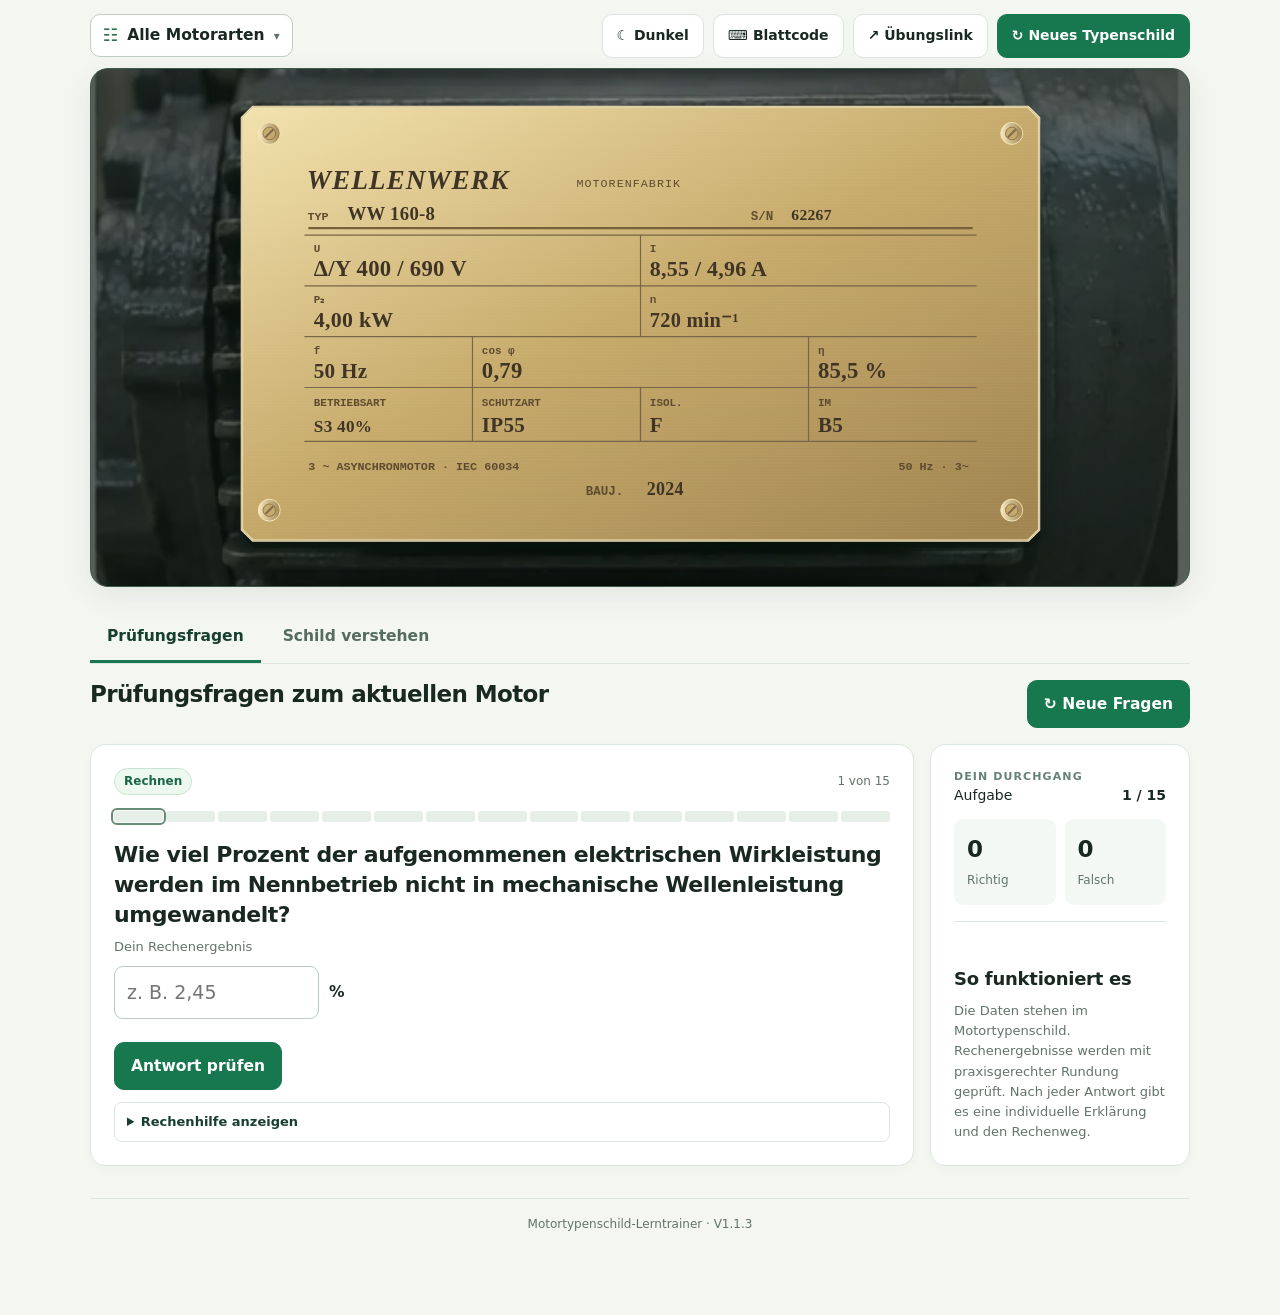
<file: index.html>
<!doctype html>
<html lang="de">
<head>
<meta charset="utf-8">
<meta name="viewport" content="width=device-width, initial-scale=1">
<meta name="theme-color" content="#14251f">
<script>(function(){try{if(localStorage.getItem('motortypenschild.theme')==='dark')document.documentElement.dataset.theme='dark';}catch(e){}})();</script>
<link rel="icon" href="data:image/svg+xml,%3Csvg xmlns='http://www.w3.org/2000/svg' viewBox='0 0 48 48'%3E%3Crect width='48' height='48' rx='10' fill='%23163f30'/%3E%3Ctext x='24' y='34' font-size='28' text-anchor='middle' fill='white'%3E%E2%9A%A1%3C/text%3E%3C/svg%3E">
<title>Motortypenschild verstehen · Lerntrainer V1.1.3</title>

<style>
:root{color-scheme:light;--ink:#192922;--mute:#62746a;--bg:#f4f6f2;--paper:#fff;--line:#dce5df;--forest:#163f30;--green:#17774f;--soft:#eaf4ed;--red:#a53624;--redbg:#fceee9;--gold:#c09537;--rad:15px}
*{box-sizing:border-box}html{scroll-behavior:smooth}body{margin:0;background:var(--bg);color:var(--ink);font:15.5px/1.55 system-ui,-apple-system,"Segoe UI",Roboto,Arial,sans-serif}button,input,select{font:inherit}button{cursor:pointer}button:focus-visible,input:focus-visible{outline:3px solid #4ca47c;outline-offset:3px}a{color:var(--green)}.wrap{width:min(1100px,calc(100% - 36px));margin:auto}.top{background:#14271e;color:#eef9f2;border-bottom:1px solid #345344}.top .wrap{min-height:69px;display:flex;align-items:center;gap:18px;justify-content:space-between}.mark{display:flex;gap:12px;align-items:center}.logo{background:#d9eee1;color:#133927;width:39px;height:39px;border-radius:10px;display:grid;place-items:center;font-weight:900;font-size:22px}.brand{font-weight:790;line-height:1.1;letter-spacing:-.4px}.brand small{display:block;font-size:11px;font-weight:500;letter-spacing:.08em;color:#b4cbbd;margin-top:4px;text-transform:uppercase}.topbadge{border:1px solid #52715d;border-radius:100px;font-size:12px;padding:5px 12px;color:#d8e6de}
main{padding:28px 0 65px}.headline{display:flex;justify-content:space-between;align-items:flex-end;gap:20px;margin-bottom:18px}.eyebrow{font-size:12px;letter-spacing:.12em;text-transform:uppercase;font-weight:750;color:var(--green)}h1{font-size:clamp(29px,4vw,41px);line-height:1.08;letter-spacing:-1.4px;margin:6px 0 9px}h2{margin:0;font-size:23px;letter-spacing:-.6px;line-height:1.25}h3{margin:0;font-size:18px;letter-spacing:-.25px}.sub{color:var(--mute);margin:0;max-width:650px}.btn{display:inline-flex;align-items:center;justify-content:center;gap:8px;padding:11px 16px;font-weight:680;border-radius:10px;border:1px solid var(--green);background:var(--green);color:white;transition:background .15s,border .15s;white-space:nowrap}.btn:hover{background:#0b5939}.btn.ghost{border-color:var(--line);background:var(--paper);color:var(--ink)}.btn.ghost:hover{border-color:#739e87;background:#f5faf6}.btn.sm{padding:8px 12px;font-size:13px}.btn:disabled{cursor:not-allowed;opacity:.5}.plate-wrap{background:radial-gradient(circle at 50% -20%,#566e60,#263c32 60%,#182d24);border:1px solid #3d5a48;border-radius:18px;padding:clamp(12px,3vw,34px);box-shadow:0 9px 30px #152b2015;position:relative;overflow:hidden}.plate-wrap:before{content:'';position:absolute;inset:0;background:repeating-linear-gradient(145deg,transparent 0 6px,#ffffff08 7px,transparent 8px 23px);pointer-events:none}.plate{position:relative;margin:auto;display:block;width:min(100%,900px);height:auto;filter:drop-shadow(0 12px 12px #0718118e);touch-action:manipulation}.plate text{user-select:none}.plate .field{cursor:pointer;outline:none}.plate .field .hit{fill:transparent;stroke:transparent;stroke-width:2}.plate .field:hover .hit,.plate .field:focus .hit{fill:#bfe0cb2a;stroke:#397a5c;stroke-width:2}.plate .field.active .hit{fill:#d8f7e250;stroke:#0a7850;stroke-width:2.6}.plate .field:focus-visible .hit{stroke:#e4952c;stroke-width:3}.plate text.stamp{font-family:Consolas,Menlo,monospace;fill:#25302f;font-weight:740}.plate text.label{font-family:Consolas,Menlo,monospace;fill:#54605e;font-weight:640}.plate .rule{stroke:#7d8787;stroke-width:1}.plate .fine{stroke:#a8b0af;stroke-width:.8}.plate-head{display:flex;justify-content:space-between;gap:10px;align-items:center;margin-top:13px;color:#d6e7da;font-size:12.5px}.plate-head .hint{display:flex;gap:8px;align-items:center}.plate-head .hint i{display:inline-flex;width:19px;height:19px;align-items:center;justify-content:center;border:1px solid #b4d6c5;border-radius:100%;font-style:normal;font-weight:700}.meta-tags{display:flex;gap:8px;flex-wrap:wrap}.meta-tags span{border:1px solid #648574;border-radius:100px;padding:3px 10px}.tabs{display:flex;gap:5px;margin:25px 0 16px;border-bottom:1px solid var(--line)}.tab{padding:12px 17px;border:none;border-bottom:3px solid transparent;color:#566c60;background:none;font-weight:720}.tab[aria-selected=true]{border-color:var(--green);color:var(--forest)}.tab:hover{color:#17774f}.panel{display:none}.panel.on{display:block}.learning{display:grid;grid-template-columns:minmax(0,.94fr) minmax(0,1.06fr);gap:16px}.card{background:var(--paper);border:1px solid var(--line);border-radius:var(--rad);padding:23px;box-shadow:0 3px 8px #24453307}.card h2{margin-bottom:9px}.card h3{margin-bottom:8px}.muted{color:var(--mute)}.minilabel{font-size:11px;letter-spacing:.1em;text-transform:uppercase;color:#668276;font-weight:850}.selected-kicker{display:flex;gap:10px;align-items:center;margin-bottom:10px}.pill{display:inline-flex;border:1px solid #c6e4d1;background:#edf9ef;color:#1a6746;border-radius:100px;padding:3px 9px;font-weight:770;font-size:12px}.bigvalue{font:780 30px/1.2 ui-monospace,Consolas,monospace;letter-spacing:-.9px;margin:6px 0 14px;overflow-wrap:anywhere}.info-text p{margin:0 0 11px}.math{padding:12px 15px;border:1px solid #d9e6dc;border-radius:9px;background:#f6faf7;font:650 15px/1.7 ui-monospace,Consolas,monospace;overflow-wrap:anywhere;white-space:pre-line}.note{border-left:3px solid var(--gold);background:#fffaf0;border-radius:6px;padding:10px 13px;margin-top:14px;font-size:14px}.field-nav{display:grid;grid-template-columns:repeat(2,minmax(0,1fr));gap:8px;margin-top:17px}.fieldbtn{background:#fff;text-align:left;border:1px solid var(--line);border-radius:9px;padding:11px 12px;min-height:55px}.fieldbtn:hover{border-color:#5d9a75}.fieldbtn[aria-pressed=true]{background:var(--soft);border-color:#438a62}.fieldbtn b{display:block;font-size:13px}.fieldbtn small{display:block;color:var(--mute);font-size:12px}.quick{display:grid;gap:10px}.quick-item{display:flex;gap:11px}.quicknum{display:grid;place-items:center;flex:none;width:27px;height:27px;background:var(--soft);color:var(--green);border-radius:8px;font-weight:800;font-size:13px}.quick-item p{margin:1px 0 0;color:var(--mute);font-size:13.5px}.divider{height:1px;background:var(--line);margin:17px 0}.formula-stack{display:grid;gap:8px}.formula-line{display:flex;justify-content:space-between;gap:12px;align-items:center;border:1px solid var(--line);border-radius:9px;padding:9px 12px}.formula-line .name{font-size:12px;color:var(--mute)}.formula-line .val{font-family:ui-monospace,Consolas,monospace;font-weight:720;text-align:right;font-size:13px}
.quizhead{display:flex;align-items:start;justify-content:space-between;gap:15px;margin-bottom:16px}.quizhead p{margin:6px 0 0;color:var(--mute)}.quizframe{display:grid;grid-template-columns:1fr 260px;gap:16px;align-items:start}.progress{background:#e6eee8;height:8px;border-radius:100px;overflow:hidden;margin:16px 0 12px}.progress i{display:block;background:var(--green);height:100%;width:0;transition:width .2s}.qtop{display:flex;gap:8px;justify-content:space-between;align-items:center}.qtitle{font-size:22px;letter-spacing:-.45px;line-height:1.36;margin:18px 0}.choices{display:grid;gap:8px}.choice{display:flex;text-align:left;align-items:center;gap:12px;width:100%;border:1.5px solid #d9e4db;border-radius:10px;background:white;padding:12px 14px;color:var(--ink)}.choice:hover:not(:disabled){border-color:#4d9d73;background:#f7fbf8}.choice:disabled{cursor:default}.choice .idx{flex:none;display:grid;place-items:center;width:27px;height:27px;border:1px solid #bbcfc2;border-radius:7px;font-weight:780;font-size:12px}.choice.correct{border-color:#199364;background:#eaf8f0}.choice.wrong{border-color:#c05b46;background:#fff1ed}.answerbox{display:grid;gap:8px;max-width:385px}.answerbox label{color:var(--mute);font-size:13px}.inp-row{display:flex;align-items:center;gap:10px}.numberin{font-size:19px;width:min(205px,65%);padding:11px 12px;border:1px solid #b9cbbf;border-radius:9px;color:var(--ink)}.unit{font-weight:720}.feedback{border:1px solid #a0d4b4;background:#effaf3;padding:16px;border-radius:11px;margin-top:15px;display:grid;gap:6px}.feedback.bad{border-color:#e9b3a3;background:var(--redbg)}.feedback .ft{font-size:16px;font-weight:800;color:#14663c}.feedback.bad .ft{color:var(--red)}.feedback p{margin:0}.feedback .step{padding:10px 12px;background:#ffffffbd;border-radius:7px;font:600 13px/1.6 ui-monospace,Consolas,monospace;white-space:pre-line;overflow-wrap:anywhere}.qactions{display:flex;align-items:center;gap:10px;flex-wrap:wrap;margin-top:15px}.smallstat{display:grid;gap:12px}.statline{display:flex;justify-content:space-between;align-items:center;gap:10px;font-size:14px}.statline b{font-variant-numeric:tabular-nums}.statblocks{display:grid;grid-template-columns:1fr 1fr;gap:9px}.sstat{padding:13px;border-radius:9px;background:#f3f8f4}.sstat strong{display:block;font-size:23px}.sstat span{color:var(--mute);font-size:12px}.quizside hr{border:0;border-top:1px solid var(--line);margin:16px 0}.quizside p{margin:0;color:var(--mute);font-size:13px}.qdone{text-align:center;padding:25px 10px}.qdone .score{font-size:49px;font-weight:870;color:var(--green);line-height:1.3}.qdone .review{display:grid;gap:7px;text-align:left;margin-top:20px}.review-item{display:flex;gap:9px;padding:10px 12px;background:#f5f8f6;border:1px solid var(--line);border-radius:8px}.review-item strong{color:#1e6c46}.review-item.bad strong{color:var(--red)}.footer{margin-top:25px;text-align:center;color:#748578;font-size:12px}.status{min-height:24px;opacity:0;transition:opacity .1s}.status.show{opacity:1}.helpbox{font-size:13px;color:var(--mute);margin-top:12px}.helpbox details{margin-top:7px;border:1px solid var(--line);border-radius:8px;padding:9px 12px}.helpbox summary{cursor:pointer;font-weight:650;color:var(--forest)}.helpbox p{margin:8px 0 0}.tipfloat{position:fixed;z-index:10;pointer-events:none;background:#142e21;color:#fff;max-width:260px;font-size:12px;padding:9px 12px;border-radius:9px;box-shadow:0 5px 15px #0003;display:none}.tipfloat.show{display:block}
@media(max-width:800px){.learning,.quizframe{grid-template-columns:1fr}.quizside{order:-1}.quizside .smallstat{display:flex;gap:12px;align-items:center;justify-content:space-between}.quizside hr,.quizside .quiz-note{display:none}.statblocks{min-width:175px}.quizside{padding:13px 16px}.headline{align-items:flex-start}.plate-wrap{padding:13px}.plate-head .meta-tags{display:none}}
@media(max-width:560px){.wrap{width:calc(100% - 24px)}main{padding:22px 0 45px}.top .wrap{min-height:60px}.topbadge{display:none}.headline{display:block}.headline .btn{margin-top:14px}.plate-wrap{border-radius:12px;padding:8px}.plate-head{padding:0 7px 5px;line-height:1.4}.plate .stamp,.plate .label{paint-order:stroke}.tab{flex:1;padding:11px 8px;font-size:14px}.card{padding:16px}.field-nav{gap:7px}.fieldbtn{padding:9px}.fieldbtn b{font-size:12px}.fieldbtn small{font-size:11px}.qtitle{font-size:19px}.quizhead{display:block}.quizhead .btn{margin-top:10px}.quizside .smallstat{display:block}.quizside .statblocks{margin-top:8px}.plate{min-width:0}.bigvalue{font-size:25px}.plate-head .hint{font-size:11px}}
@media(prefers-reduced-motion:reduce){*,*:before,*:after{scroll-behavior:auto!important;transition:none!important}}

/* Unterschiedliche Gravur- und Druckstile der fiktiven Hersteller */
.plate .frame-lines .rule{stroke:#687777;stroke-width:1.5}
.plate text.maker{font-family:Arial,"Segoe UI",sans-serif;fill:#263936;font-weight:850}
.plate text.submaker{font-family:Consolas,monospace;fill:#425650}
.plate.theme-blue text.stamp,.plate.theme-blue text.maker,.plate.theme-blue text.submaker{fill:#e9f6fb}
.plate.theme-blue text.label{fill:#c2d6e0}
.plate.theme-blue .frame-lines .rule{stroke:#87a8b8}
.plate.theme-blue .field:hover .hit,.plate.theme-blue .field.active .hit{fill:#def9ff25;stroke:#a9ecf1}
.plate.theme-graphite text.stamp,.plate.theme-graphite text.maker{fill:#eee5c9}
.plate.theme-graphite text.label,.plate.theme-graphite text.submaker{fill:#d3d4ca}
.plate.theme-graphite .frame-lines .rule{stroke:#929e9d}
.plate.theme-graphite .field:hover .hit,.plate.theme-graphite .field.active .hit{fill:#ffe6a525;stroke:#e4b86b}
.plate.theme-brass text.stamp,.plate.theme-brass text.maker{fill:#3f3425}
.plate.theme-brass text.label,.plate.theme-brass text.submaker{fill:#5f4b30}
.plate.theme-brass .frame-lines .rule{stroke:#796549}
.plate.theme-white text.stamp,.plate.theme-white text.maker{fill:#234651}
.plate.theme-white text.label,.plate.theme-white text.submaker{fill:#52747d}
.plate.theme-white .frame-lines .rule{stroke:#849fa5}

/* Typenschild-Vielfalt: Formate, Oberflächen, Schrifttypen */
.plate.theme-silver{max-width:890px}
.plate.theme-blue{max-width:970px}
.plate.theme-graphite{max-width:850px}
.plate.theme-brass{max-width:805px}
.plate.theme-white{max-width:935px}
.plate.theme-brass text.stamp{font-family:Georgia,"Times New Roman",serif;font-weight:700;letter-spacing:.35px}
.plate.theme-brass text.maker{font-family:Georgia,"Times New Roman",serif;font-style:italic;font-weight:900;letter-spacing:1.2px}
.plate.theme-blue text.stamp{font-family:"Arial Narrow","Liberation Sans Narrow",Arial,sans-serif;font-weight:850;letter-spacing:.25px}
.plate.theme-blue text.maker{font-family:Impact,"Arial Narrow",Arial,sans-serif;letter-spacing:2.2px;font-weight:800}
.plate.theme-graphite text.stamp{font-family:"Courier New",ui-monospace,monospace;font-weight:700;letter-spacing:.45px}
.plate.theme-graphite text.maker{font-family:Verdana,"DejaVu Sans",sans-serif;font-weight:900}
.plate.theme-white text.stamp{font-family:"Trebuchet MS","Segoe UI",sans-serif;font-weight:750}
.plate.theme-white text.maker{font-family:"Trebuchet MS","Segoe UI",sans-serif;letter-spacing:1.2px}
.plate-wrap.quiz-view .plate .field{cursor:default;pointer-events:none}
.plate-wrap.quiz-view .plate .field.active .hit{fill:transparent;stroke:transparent}
.math{white-space:normal;font-family:system-ui,sans-serif;display:grid;gap:9px;padding:15px}
.math-formula{width:100%;overflow-x:auto;text-align:center;padding:6px 2px}
.math-formula math{font-size:clamp(19px,2.1vw,26px);color:#1a382b;margin:auto}
.math-work{border-top:1px solid #dce7df;padding:10px 3px 0;color:#4a6856;font:500 12.5px/1.6 ui-monospace,Consolas,monospace;white-space:pre-line;overflow-wrap:anywhere}
.formula-line .val{font-size:15px;min-width:42%}
.formula-line math{font-size:17px}
.reference{margin-top:15px;border-top:1px solid var(--line);padding-top:14px;display:grid;gap:10px}
.reference h3{font-size:17px;margin:0}
.reference p{margin:0;color:#52675a;font-size:13px}
.ref-table-wrap{overflow-x:auto;border:1px solid var(--line);border-radius:9px}
.ref-table{width:100%;border-collapse:collapse;min-width:300px;font-size:13px;line-height:1.45}
.ref-table th{background:#edf3ee;font-size:12px;color:#44584b;font-weight:750;text-align:left}
.ref-table td,.ref-table th{padding:9px 10px;border-bottom:1px solid #e1e9e3;vertical-align:top}
.ref-table tbody tr:last-child td{border-bottom:0}
.ref-table tr.current td{background:#eaf6ee;font-weight:680}
.ref-table .caption-cell{font-size:12px;color:#637569}
@media(max-width:560px){.math-formula math{font-size:19px}.ref-table td,.ref-table th{padding:7px 8px;font-size:12px}.formula-line{align-items:flex-start;flex-wrap:wrap}}


/* Reduzierter Einstieg: Das Typenschild ist der Aufmacher. */
main.wrap{padding-top:14px}
.plate-actions{display:flex;justify-content:flex-end;margin-bottom:10px}
.plate-wrap{padding-bottom:clamp(12px,3vw,34px)}
/* Gleichungsarten und Einheiten sind nicht austauschbar. */
.formula-line.torque-formula{display:grid;grid-template-columns:minmax(0,1fr);gap:8px;align-items:stretch}
.formula-line.torque-formula .val{text-align:left;font-size:15px;overflow-x:auto}
.formula-unit{font-size:12.5px;line-height:1.5;color:var(--mute)}
.numeric-formula{background:#f2f7f1;border:1px solid #c5d8c8;border-left:4px solid #36895a;padding:12px 13px;border-radius:8px;display:grid;gap:7px}
.numeric-formula strong{font-size:13px;color:#195838}
.numeric-formula .formula-unit{color:#2c4f3b}


/* Gealterte Typenschilder: unregelmäßige Oberflächen, abweichende Gravur und Proportionen. */
.plate.theme-agedCopper{max-width:780px}
.plate.theme-agedIron{max-width:840px}
.plate.theme-agedEnamel{max-width:920px}
.plate.theme-agedCopper text.stamp,.plate.theme-agedCopper text.maker{font-family:Georgia,'Times New Roman',serif;fill:#2c1c0c;font-weight:800;letter-spacing:.15px}
.plate.theme-agedCopper text.label,.plate.theme-agedCopper text.submaker{font-family:Georgia,serif;fill:#49341b}
.plate.theme-agedCopper .frame-lines .rule{stroke:#674624;stroke-width:2}
.plate.theme-agedIron text.stamp,.plate.theme-agedIron text.maker{font-family:'Courier New',monospace;fill:#191f1f;font-weight:900;letter-spacing:-.4px}
.plate.theme-agedIron text.label,.plate.theme-agedIron text.submaker{fill:#26302f}
.plate.theme-agedIron .frame-lines .rule{stroke:#555e5a;stroke-width:2}
.plate.theme-agedEnamel text.stamp,.plate.theme-agedEnamel text.maker{font-family:'Trebuchet MS',Arial,sans-serif;fill:#403b2e;font-weight:800}
.plate.theme-agedEnamel text.label,.plate.theme-agedEnamel text.submaker{fill:#665e4d}
.plate.theme-agedEnamel .frame-lines .rule{stroke:#897d65;stroke-width:1.8}
.plate.theme-agedCopper .field:hover .hit,.plate.theme-agedIron .field:hover .hit,.plate.theme-agedEnamel .field:hover .hit{stroke:#e29c36;fill:#ffec9630}


/* Strompfade als SVG-Motorwicklungen statt Widerstandssymbolen */
.connection-diagrams{margin-top:17px;display:grid;grid-template-columns:repeat(2,minmax(0,1fr));gap:12px}
.connection-diagram{margin:0;background:#f8fbf9;border:1px solid #dce7df;border-radius:11px;padding:12px;min-width:0}
.connection-diagram figcaption{font-size:14px;font-weight:780;color:#214534;margin:0 0 6px}
.connection-diagram svg{display:block;width:100%;height:auto;max-height:240px}
.connection-diagram .lead{stroke:#314b40;stroke-width:3;stroke-linecap:round;fill:none}
.connection-diagram .coil{stroke:#17774f;stroke-width:3.4;stroke-linecap:round;stroke-linejoin:round;fill:none}
.connection-diagram .terminal{fill:#1b694a}
.connection-diagram .lab{fill:#2c5140;font:700 15px system-ui,sans-serif}
.connection-diagram .sub-lab{fill:#61786c;font:13px system-ui,sans-serif}
.connection-diagram p{margin:5px 0 0;color:#596e60;font-size:12.5px}
@media(max-width:740px){.connection-diagrams{grid-template-columns:1fr}.connection-diagram svg{max-height:205px}}

.sr-only{position:absolute!important;width:1px!important;height:1px!important;padding:0!important;margin:-1px!important;overflow:hidden!important;clip:rect(0,0,0,0)!important;white-space:nowrap!important;border:0!important}

/* Einfache zweireihige Motorklemmbretter, getrennt von den Wicklungsschaltbildern. */
.connection-group{display:grid;align-content:start;gap:12px;min-width:0}
.connection-group .connection-diagram{height:100%}
.connection-diagram .terminal-board{max-height:230px}
.connection-diagram .terminal-tag{fill:#25322a;font:650 14px system-ui,sans-serif}
.connection-diagram .terminal-phase{fill:#25322a;font:750 18px system-ui,sans-serif}
.terminal-figure{background:#fffdf9}
/* V19: kompakte und barrierearm bedienbare Mehrfachauswahl für Motorarten. */
.plate-actions{display:flex;align-items:center;justify-content:flex-end;gap:9px;flex-wrap:wrap;margin-bottom:10px}
.motor-filter{position:relative;margin-right:auto;min-width:0}
.motor-filter-trigger{display:inline-flex;align-items:center;gap:9px;background:#fff;color:#192922;border:1px solid #bdcec2;border-radius:10px;padding:10px 12px;font-weight:700;max-width:100%;text-align:left;line-height:1.35}
.motor-filter-trigger:hover,.motor-filter-trigger[aria-expanded=true]{background:#f5faf6;border-color:#4e9270}
.motor-filter-trigger .filter-icon{font-size:17px;line-height:1;color:#2d704b}
.motor-filter-trigger .filter-text{overflow:hidden;text-overflow:ellipsis;white-space:nowrap}
.motor-filter-trigger .filter-chevron{margin-left:auto;font-size:12px;color:#62746a}
.motor-filter-popover{position:absolute;top:calc(100% + 7px);left:0;z-index:30;width:min(308px,calc(100vw - 24px));background:#fff;border:1px solid #cad8cd;border-radius:13px;padding:14px;box-shadow:0 15px 40px #102b1b30;color:#192922}
.motor-filter-popover[hidden]{display:none}
.motor-filter-popover h3{font-size:15px;margin:0 0 11px}
.motor-filter-list{display:grid;gap:3px}
.motor-filter-item{display:flex;gap:10px;align-items:flex-start;padding:9px 7px;border-radius:8px;font-size:13.5px;line-height:1.45;cursor:pointer}
.motor-filter-item:hover{background:#edf5ef}
.motor-filter-item input{accent-color:#17774f;width:18px;height:18px;flex:none;margin:1px 0 0;cursor:pointer}
.motor-filter-item input:focus-visible{outline:3px solid #4ca47c;outline-offset:2px}
.motor-filter-item input:disabled{cursor:not-allowed}
.motor-filter-actions{display:flex;align-items:center;justify-content:space-between;gap:8px;margin-top:12px;padding-top:12px;border-top:1px solid #e1e8e2}
.motor-filter-actions .btn{padding:8px 12px;font-size:13px}
.motor-filter-actions .btn:focus-visible{outline:3px solid #4ca47c;outline-offset:2px}
@media(max-width:680px){.plate-actions{display:flex;flex-wrap:wrap;gap:8px}.motor-filter{flex:1 0 100%;margin-right:0}.motor-filter-trigger{max-width:100%;width:100%}.plate-actions #newMotor{white-space:normal;flex:1 1 auto}.plate-actions #shareMotor{flex:0 1 auto}}
@media(max-width:340px){.plate-actions #shareMotor{flex:1 1 100%}}
/* V15: Der Fortschritt zeigt jede Antwort einzeln, statt alle Fortschritte grün einzufärben. */
.progress{display:flex;align-items:stretch;gap:3px;height:11px;background:none;overflow:visible;margin:16px 0 12px}
.progress .progress-segment{display:block;flex:1;min-width:0;border-radius:3px;background:#e6eee8;transition:background .15s}
.progress .progress-segment.right{background:#188757}
.progress .progress-segment.wrong{background:#c24837}
.progress .progress-segment.active{outline:2px solid #658d76;outline-offset:1px}
.progress.summary-progress{margin:20px auto 12px;max-width:550px;height:14px}
.progress-legend{display:flex;justify-content:center;gap:15px;flex-wrap:wrap;color:#62746a;font-size:12px;margin:2px 0 14px}
.progress-legend span{display:inline-flex;align-items:center;gap:6px}
.progress-legend i{width:11px;height:11px;display:inline-block;border-radius:3px;background:#e6eee8}
.progress-legend .right{background:#188757}.progress-legend .wrong{background:#c24837}
.review-detail{text-align:left;border:1px solid #e2c2b8;background:#fff8f5;border-radius:10px;padding:12px 14px;margin-top:10px}
.review-detail summary{cursor:pointer;color:#803426;font-weight:700;line-height:1.5}
.review-detail[open] summary{margin-bottom:12px}
.review-detail .feedback{margin-top:10px}
.review-detail .user-answer{font-size:13px;color:#4f6054;margin:0 0 8px}
.review-detail .user-answer strong{color:#26382d}
.year-overview{margin-top:16px}
.year-overview .ref-table{min-width:260px}
.year-overview details{border:1px solid var(--line);border-radius:9px;padding:11px 13px;margin-top:10px;background:#f8fbf8}
.year-overview summary{font-weight:730;cursor:pointer;color:#174c34}
.year-overview details p{margin:9px 0 0}
.year-overview .sources{font-size:12px;margin-top:11px}

/* V18: mobile Schildansicht nur auf kleinen Bildschirmen, kein Desktop-Zoom. */
.mobile-plate-trigger{display:none}
#plateModal{padding:0;border:1px solid #b9cec0;border-radius:14px;background:#f3f6f3;color:#1b3226;box-shadow:0 25px 85px #0007;width:min(98vw,1100px);max-width:98vw;max-height:92dvh}
#plateModal::backdrop{background:#0c1812bd}
.modal-head{display:flex;gap:12px;align-items:center;justify-content:space-between;padding:12px 15px;background:#fff;border-bottom:1px solid #dce5df}
.modal-head strong{font-size:15px}
.modal-scroll{overflow:auto;max-height:calc(92dvh - 105px);padding:12px;touch-action:pan-x pan-y}
.modal-scroll .plate{display:block;width:950px;max-width:none;height:auto;margin:auto;filter:none}
.modal-help{font-size:12px;color:#61756b;margin:0;padding:4px 14px 12px}
.share-state{font-size:12px;color:#4d6e59;min-height:1em;margin-top:3px}
@media(max-width:760px){
 .mobile-plate-trigger{display:inline-flex;font-size:12px;padding:7px 10px;white-space:normal}
 .quizhead{align-items:center}
 .quizframe{display:flex;flex-direction:column}
 #questionCard{order:0;width:100%}
 .quizside{order:1;width:100%}
 .quizside .smallstat{display:flex;justify-content:space-between;gap:12px;align-items:center}
 .quizside .statblocks{min-width:160px}
 .modal-scroll .plate{width:830px}
}
@media(max-width:420px){.qtop{align-items:flex-start;flex-wrap:wrap;row-gap:7px}.modal-scroll .plate{width:780px}}
.sheet-solution-row{border-bottom:1px solid #dce5df;padding:17px 0}.sheet-solution-row h3{font-size:16px;margin:0 0 9px}.sheet-solution-row p{margin:5px 0}.sheet-solution-row pre{white-space:pre-wrap;font:13px/1.55 ui-monospace,monospace;background:#f3f7f4;padding:12px;border-radius:8px}
.code-dialog{border:1px solid #c4d5cb;border-radius:16px;padding:24px;max-width:min(430px,calc(100vw - 28px));width:100%;color:#192922;box-shadow:0 25px 70px #0004}
.code-dialog::backdrop{background:#101c16a8}.code-dialog h2{margin:0 0 9px;font-size:21px}.code-dialog p{font-size:13px;color:#526657}
.code-dialog label{display:block;font-weight:700;margin-top:16px}.code-dialog input{width:100%;border:1px solid #afc7b8;border-radius:9px;margin:6px 0 0;padding:12px;font-size:20px;letter-spacing:.08em;text-transform:uppercase}
.code-actions{display:flex;gap:9px;justify-content:flex-end;margin-top:19px}.code-dialog .code-error{color:#9f352b;min-height:1.2em}
/* V1.1.0: fotografischer Motor als Buehnenhintergrund, keine Auswirkung auf SVG-Typenschilder. */
.plate-wrap{background:linear-gradient(90deg,rgba(16,28,23,.64),rgba(18,31,28,.32),rgba(16,28,23,.64)),url("[data-uri]") center center/cover no-repeat!important}
.plate-wrap:before{background:none!important}
/* Release-Anzeige im Haupttrainer, unabhängig von Archivversionen. */
.trainer-version{display:inline-flex;align-items:center;align-self:center;margin-right:auto;font-size:12px;color:#5a7064;white-space:nowrap;padding:4px 2px;font-variant-numeric:tabular-nums}
@media(max-width:560px){.trainer-version{font-size:11px}}

/* V1.1.2: Bedienung, gleich hohe Quizspalten und optionaler Dark Mode. */
.plate-actions>.btn{min-height:43px;font-size:14px;padding:10px 14px}
.plate-actions #newMotor{order:4}.plate-actions #shareMotor{order:3}.plate-actions #openWorksheetCode{order:2}.plate-actions #themeToggle{order:1}
.plate-actions .motor-filter{order:0;margin-right:auto}
.theme-toggle{min-width:99px}
.quizframe{align-items:stretch}
.quizframe>.card{height:100%}
.quizside{display:flex;flex-direction:column}
.quizside .quiz-note{margin-top:auto}
.site-footer{color:var(--mute);font-size:12px;text-align:center;margin-top:32px;padding:16px;border-top:1px solid var(--line)}
@media(max-width:760px){.quizframe>.card{height:auto}.quizside{display:block}.plate-actions .motor-filter{flex-basis:100%}}
@media(max-width:520px){.plate-actions>.btn{flex:1 1 auto;min-height:42px;font-size:12px;padding:8px 10px}.plate-actions #newMotor{flex:1 1 100%}.plate-actions #themeToggle{min-width:0}}
html[data-theme="dark"]{color-scheme:dark;--ink:#e6eee9;--mute:#aec2b6;--bg:#111c18;--paper:#1d2c25;--line:#3a5044;--forest:#b3edca;--green:#6ace9e;--soft:#2b4637;--red:#ffb1a2;--redbg:#452b2a;--gold:#e8ba70}
html[data-theme="dark"] .card{box-shadow:0 7px 23px #0004}
html[data-theme="dark"] .btn:not(.ghost){background:#26845a;border-color:#26845a;color:white}
html[data-theme="dark"] .btn:not(.ghost):hover{background:#329667}
html[data-theme="dark"] .btn.ghost{background:#23362b;border-color:#496354;color:#edf7f0}
html[data-theme="dark"] .btn.ghost:hover{background:#314738}
html[data-theme="dark"] .motor-filter-trigger{background:#24382c;color:#edf7f0;border-color:#597363}
html[data-theme="dark"] .motor-filter-trigger:hover,html[data-theme="dark"] .motor-filter-trigger[aria-expanded=true]{background:#2c4737}
html[data-theme="dark"] .motor-filter-trigger .filter-icon,html[data-theme="dark"] .motor-filter-trigger .filter-chevron{color:#b7d6c3}
html[data-theme="dark"] .motor-filter-popover{background:#1e3027;border-color:#506859;color:#f1f7f2}
html[data-theme="dark"] .motor-filter-item:hover{background:#304b3b}
html[data-theme="dark"] .motor-filter-actions{border-color:#506859}
html[data-theme="dark"] .tab{color:#b0c5b8}html[data-theme="dark"] .tab[aria-selected=true]{color:#8ae4b4}html[data-theme="dark"] .tab:hover{color:#b5f0ce}
html[data-theme="dark"] .choice{background:#25382d;color:#eaf4ed;border-color:#4c6655}
html[data-theme="dark"] .choice:hover:not(:disabled){background:#304c3b;border-color:#79b990}
html[data-theme="dark"] .choice.correct{background:#204936;border-color:#64bc8b}
html[data-theme="dark"] .choice.wrong{background:#55302a;border-color:#db7467}
html[data-theme="dark"] .choice .idx{border-color:#7a9786}
html[data-theme="dark"] .numberin,html[data-theme="dark"] .code-dialog input{background:#182820;color:#eef7f1;border-color:#597363}
html[data-theme="dark"] .feedback{background:#204435;border-color:#498965}
html[data-theme="dark"] .feedback.bad{background:#482e2a;border-color:#9e685d}
html[data-theme="dark"] .feedback .ft{color:#9be6bb}html[data-theme="dark"] .feedback.bad .ft{color:#ffb5a7}
html[data-theme="dark"] .feedback .step{background:#10261e;color:#eaf6ee}
html[data-theme="dark"] .sstat,html[data-theme="dark"] .review-item{background:#263c2e}
html[data-theme="dark"] .review-detail{background:#392922;border-color:#8e6355}
html[data-theme="dark"] .review-detail summary{color:#ffbdac}
html[data-theme="dark"] .review-detail .user-answer,html[data-theme="dark"] .review-detail .user-answer strong{color:#e3efea}
html[data-theme="dark"] .math,html[data-theme="dark"] .year-overview details{background:#26382e;border-color:#4a6351}
html[data-theme="dark"] .year-overview summary{color:#95ddae}
html[data-theme="dark"] .note{background:#403621;color:#f7e5c0}
html[data-theme="dark"] .pill{background:#264c36;color:#baf2cc;border-color:#538d63}
html[data-theme="dark"] .fieldbtn{background:#24372c;color:#ebf4ed;border-color:#4a6652}
html[data-theme="dark"] .fieldbtn[aria-pressed=true]{background:#2b593d;border-color:#7eba91}
html[data-theme="dark"] .formula-line{background:#203228}
html[data-theme="dark"] .minilabel,html[data-theme="dark"] .quick-item p{color:#aec8b8}
html[data-theme="dark"] .quicknum{background:#2f5540;color:#a9ecc4}
html[data-theme="dark"] .helpbox summary{color:#a5e9bd}
html[data-theme="dark"] .connection-diagram{background:#263b2e;border-color:#597363}
html[data-theme="dark"] .connection-diagram figcaption{color:#a5ecc2}
html[data-theme="dark"] .connection-diagram p{color:#b8cfc0}
html[data-theme="dark"] .connection-diagram svg,html[data-theme="dark"] .terminal-figure{background:#fffdf9;border-radius:6px}
html[data-theme="dark"] .code-dialog{background:#1c3024;color:#edf8f0;border-color:#557662}
html[data-theme="dark"] .code-dialog p{color:#b4ccbc}
html[data-theme="dark"] .code-dialog .code-error{color:#ffb6a7}
html[data-theme="dark"] #plateModal{background:#192820;color:#f2f7f2;border-color:#546e5c}
html[data-theme="dark"] #plateModal .modal-head{background:#23382a;border-color:#506b55}
html[data-theme="dark"] #plateModal .modal-help{color:#c2d0c5}
html[data-theme="dark"] .progress .progress-segment:not(.right):not(.wrong){background:#4e6657}
html[data-theme="dark"] a{color:#9de8bd}

</style>
<script>(function(){
 const params=new URLSearchParams(location.search),code=(params.get('code')||'').trim().toUpperCase();
 if(code){const archive=/^[AL]1-/.test(code)?'v1.1.0':'v1.0.0';
  const url=new URL('./'+archive+'/',location.href);url.search=params.toString();url.hash=location.hash;location.replace(url.href);}
})()</script>
</head>
<body>

<main class="wrap"><div class="plate-actions">
<div class="motor-filter" id="motorFilter">
 <button type="button" class="motor-filter-trigger" id="motorFilterTrigger" aria-label="Motorarten auswählen" aria-controls="motorFilterPopover" aria-expanded="false" aria-haspopup="true"><span class="filter-icon" aria-hidden="true">☷</span><span class="filter-text" id="motorFilterText">Alle Motorarten</span><span class="filter-chevron" aria-hidden="true">▾</span></button>
 <div class="motor-filter-popover" id="motorFilterPopover" aria-label="Motorartenfilter" hidden>
  <h3>Motorarten auswählen</h3>
  <div class="motor-filter-list" role="group" aria-label="Motorarten für das nächste Typenschild">
   <label class="motor-filter-item"><input type="checkbox" data-motor-kind="standard" checked><span>Standardmotor · modern</span></label>
   <label class="motor-filter-item"><input type="checkbox" data-motor-kind="historical" checked><span>Standardmotor · historisch</span></label>
   <label class="motor-filter-item"><input type="checkbox" data-motor-kind="dahlander-delta" checked><span>Dahlander Δ/YY</span></label>
   <label class="motor-filter-item"><input type="checkbox" data-motor-kind="dahlander-star" checked><span>Dahlander Y/YY</span></label>
   <label class="motor-filter-item"><input type="checkbox" data-motor-kind="dual" checked><span>Zwei getrennte Wicklungen</span></label>
  </div>
  <div class="motor-filter-actions"><button type="button" class="btn ghost sm" id="selectAllMotorKinds">Alle auswählen</button><button type="button" class="btn sm" id="closeMotorFilter">Fertig</button></div>
 </div>
</div>
<button type="button" class="btn ghost theme-toggle" id="themeToggle" aria-pressed="false" title="Dunkles Farbschema aktivieren">☾ Dunkel</button><button type="button" class="btn ghost" id="openWorksheetCode">⌨ Blattcode</button><button type="button" class="btn ghost" id="shareMotor" title="Diesen Motor und den aktuellen Fragen-Durchgang per Link teilen">↗ Übungslink</button><button type="button" class="btn" id="newMotor">↻ Neues Typenschild</button><span id="shareState" class="sr-only" role="status" aria-live="polite"></span></div>
<dialog id="worksheetCodeDialog" class="code-dialog" aria-labelledby="codeDialogTitle">
<form method="dialog" id="worksheetCodeForm"><h2 id="codeDialogTitle">Blattcode eingeben</h2>
<p>Code vom Arbeitsblatt oder vom Lösungsblatt eingeben.</p>
<label for="worksheetCodeInput">Blattcode</label><input id="worksheetCodeInput" autocomplete="off" spellcheck="false" autocapitalize="characters" maxlength="32" placeholder="A1-XXXX-XXXX-X" inputmode="text" />
<p id="worksheetCodeError" role="alert" class="code-error"></p>
<div class="code-actions"><button type="button" class="btn ghost" id="cancelWorksheetCode">Abbrechen</button><button type="submit" class="btn">Öffnen</button></div></form></dialog>
<div class="plate-wrap"><svg class="plate" id="plate" viewBox="0 0 1000 490" role="group" aria-label="Motortypenschild mit technischen Nenndaten" xmlns="http://www.w3.org/2000/svg"></svg></div>
<div class="tabs" role="tablist" aria-label="Lernmodus wählen"><button type="button" id="tabQuiz" class="tab" role="tab" aria-selected="true" aria-controls="quiz">Prüfungsfragen</button><button type="button" id="tabLearn" class="tab" role="tab" aria-selected="false" aria-controls="learn">Schild verstehen</button></div>
<section id="learn" class="panel" hidden role="tabpanel" aria-labelledby="tabLearn"><div class="learning"><div class="card"><h2 id="exTitle">Die Angaben auf dem Motorschild</h2><div id="exValue" class="bigvalue">Δ / Y</div><div id="exBody" class="info-text"></div><div id="exMath"></div><div id="exDiagram"></div><div id="exNote"></div></div><div class="card"><h3>Alle Angaben entdecken</h3><div class="field-nav" id="fieldNav"></div><div class="divider"></div><h3>Die wichtigsten Formeln</h3><div class="formula-stack"><div class="formula-line"><span class="name">Aufgenommene Wirkleistung</span><span class="val" data-formula="lineP"></span></div><div class="formula-line"><span class="name">Wirkungsgrad</span><span class="val" data-formula="eta"></span></div><div class="formula-line"><span class="name">Synchrondrehzahl</span><span class="val" data-formula="ns"></span></div><div class="formula-line"><span class="name">Schlupf</span><span class="val" data-formula="slip"></span></div><div class="formula-line torque-formula">
 <span class="name">Nenndrehmoment – allgemeine physikalische Gleichung</span>
 <span class="val" data-formula="torque"></span>
 <div class="formula-unit">Mit P₂ in <b>W</b> und ω in <b>rad/s</b> erhältst du M in <b>N·m</b>.</div>
 <div class="numeric-formula">
  <strong>Zahlenwertgleichung (Tabellenbuch)</strong>
  <span class="val" data-formula="torqueNumeric"></span>
  <div class="formula-unit"><b>Achtung: Diese Form darfst du nur mit P₂ in kW und n in min⁻¹ einsetzen.</b> Das Ergebnis ist dann in N·m. Bei anderen Einheiten musst du vorher umrechnen.</div>
 </div>
</div></div><div class="helpbox">Für die Synchrondrehzahl bezeichnet <em>p</em> die Polpaarzahl. Beachte bei Zahlenwertgleichungen die ausdrücklich angegebenen Einheiten.</div></div></div></section>
<section id="quiz" class="panel on" role="tabpanel" aria-labelledby="tabQuiz"><div class="quizhead"><div><h2>Prüfungsfragen zum aktuellen Motor</h2></div><button type="button" class="btn" id="restartQuiz">↻ Neue Fragen</button></div><div id="quizAnnouncement" class="sr-only" role="status" aria-live="polite" aria-atomic="true"></div><div class="quizframe"><div class="card" id="questionCard"></div><aside class="card quizside"><div class="smallstat"><div><div class="minilabel">Dein Durchgang</div><div class="statline"><span>Aufgabe</span><b id="qcount">1 / 15</b></div></div><div class="statblocks"><div class="sstat"><strong id="qright">0</strong><span>Richtig</span></div><div class="sstat"><strong id="qwrong">0</strong><span>Falsch</span></div></div></div><hr><div class="quiz-note"><h3>So funktioniert es</h3><p>Die Daten stehen im Motortypenschild. Rechenergebnisse werden mit praxisgerechter Rundung geprüft. Nach jeder Antwort gibt es eine individuelle Erklärung und den Rechenweg.</p></div></aside></div></section>
<footer class="site-footer" aria-label="Versionsinformation">Motortypenschild-Lerntrainer · V1.1.3</footer>
</main>
<div class="tipfloat" id="tip" role="tooltip"></div>
<dialog id="plateModal" aria-label="Vergrößerte Typenschildansicht">
 <div class="modal-head"><strong>Motortypenschild</strong><button class="btn ghost sm" type="button" id="closePlate">Schließen ✕</button></div>
 <div class="modal-scroll" id="modalPlateContent"></div>
 <p class="modal-help">Auf dem Smartphone nach links oder rechts verschieben, um alle Daten zu lesen. Hier werden keine Lösungen angezeigt.</p>
</dialog>

<script>
'use strict';
const $=s=>document.querySelector(s);
const SQRT3=Math.sqrt(3);
const round=(v,d=2)=>Math.round((v+Number.EPSILON)*10**d)/10**d;
const f=(v,d=2)=>Number(v).toLocaleString('de-DE',{minimumFractionDigits:d,maximumFractionDigits:d});
const fi=v=>Number(v).toLocaleString('de-DE',{maximumFractionDigits:0});
const pick=a=>a[Math.floor(Math.random()*a.length)];
const shuffled=a=>{const b=[...a];for(let i=b.length-1;i>0;i--){let j=Math.floor(Math.random()*(i+1));[b[i],b[j]]=[b[j],b[i]];}return b;};
const esc=s=>String(s).replace(/[&<>"']/g,c=>({'&':'&amp;','<':'&lt;','>':'&gt;','"':'&quot;',"'":'&#39;'}[c]));
let motor=null,serial=0,selected='volt',mode='quiz',questions=[],qIndex=0,results=[],currentResponse=null;
const powers=[.37,.55,.75,1.1,1.5,2.2,3,4,5.5,7.5,11,15];
// IEC-Achshöhen passend zu Leistung und Polzahl. Keine künstlichen +10-mm-Baugrößen.
const frameByPoles={
 2:[71,71,80,80,90,90,100,112,132,132,160,160],
 4:[71,80,80,90,90,100,100,112,132,132,160,160],
 6:[80,80,90,90,100,112,132,132,132,160,160,180],
 8:[90,90,100,100,112,132,132,160,160,160,180,200]
};
// EU-Verordnung 2019/1781, Anhang I, Tabellen 1 (IE2) und 2 (IE3), Mindesteta [%] bei 50 Hz.
// Leistungsreihe: 0,37;0,55;0,75;1,1;1,5;2,2;3;4;5,5;7,5;11;15 kW.
const efficiencyMinimum={
 IE2:{
  2:[69.5,74.1,77.4,79.6,81.3,83.2,84.6,85.8,87.0,88.1,89.4,90.3],
  4:[72.7,77.1,79.6,81.4,82.8,84.3,85.5,86.6,87.7,88.7,89.8,90.6],
  6:[67.6,73.1,75.9,78.1,79.8,81.8,83.3,84.6,86.0,87.2,88.7,89.7],
  8:[56.1,61.7,66.2,70.8,74.1,77.6,80.0,81.9,83.8,85.3,86.9,88.0]
 },
 IE3:{
  2:[73.8,77.8,80.7,82.7,84.2,85.9,87.1,88.1,89.2,90.1,91.2,91.9],
  4:[77.3,80.8,82.5,84.1,85.3,86.7,87.7,88.6,89.6,90.4,91.4,92.1],
  6:[73.5,77.2,78.9,81.0,82.5,84.3,85.6,86.8,88.0,89.1,90.3,91.2],
  8:[69.3,73.0,75.0,77.7,79.7,81.9,83.5,84.8,86.2,87.3,88.6,89.6]
 }
};
const powerFactors=[.70,.72,.74,.755,.77,.79,.805,.823,.836,.850,.858,.866];
// Nennwerte in S2/S3/S6 gelten ausschließlich für die genannte Betriebsart;
// ohne zusätzliche S1-Angabe darf daraus keine Dauerbetriebsleistung abgeleitet werden.
const modernDesigns=['silver','blue','graphite','brass','white'];
const agedDesigns=['agedCopper','agedIron','agedEnamel'];
const allDesigns=[...modernDesigns,...agedDesigns];
const insLimit={A:105,E:120,B:130,F:155,H:180};
const ipFirstMeaning={'2':'Fingerschutz; Fremdkörper ab 12,5 mm','4':'Schutz gegen Berühren mit Draht und Fremdkörper ab 1 mm','5':'staubgeschützt (kein schädigendes Eindringen)','6':'staubdicht'};
const ipSecondMeaning={'0':'kein besonderer Wasserschutz','3':'Schutz gegen Sprühwasser','4':'Schutz gegen Spritzwasser aus allen Richtungen','5':'Schutz gegen Strahlwasser','6':'Schutz gegen starkes Strahlwasser','7':'Schutz gegen zeitweiliges Untertauchen'};
const dutyMeanings={
 S1:'Dauerbetrieb bei gleichbleibender Last bis zum thermischen Beharrungszustand',
 S2:'Kurzzeitbetrieb mit festgelegter Dauer und anschließender vollständiger Abkühlung',
 S3:'periodischer Aussetzbetrieb mit Last- und Stillstandsphasen; Anlaufwärme vernachlässigbar',
 S6:'ununterbrochener periodischer Betrieb mit Last- und Leerlaufphasen ohne Stillstandsphase'
};
const dutyCode=m=>m.duty.slice(0,2);
const dutyDescription=m=>dutyMeanings[dutyCode(m)];
const digitIP=m=>m.ip.slice(2).split('');

let lastGeneratedDesign=null;
// V14a: Ein mechanischer Bemessungspunkt mit einer oder mehreren elektrischen
// Anschlussvarianten. Die verschachtelte Struktur ist die verbindliche Datenquelle;
// die Eigenschaften auf der obersten Ebene sind Kompatibilitaets-Getter fuer V13.
function createStandardModel(data){
 const {P2,poles,n,eta,cos,freq,Vd,Vy,frame,mount,ins,ip,duty,ie,design,maker,sector,monogram,year,id,historical,voltageMarking}=data;
 const P1=P2/eta;
 const deltaCurrent=P1*1000/(SQRT3*Vd*cos);
 const starCurrent=P1*1000/(SQRT3*Vy*cos);
 const stage={
   id:'single',powerKW:P2,rpm:n,poles,cosPhi:cos,efficiency:eta,
   ratings:[
     {connection:'delta',voltageV:Vd,currentA:deltaCurrent,displayCurrentA:round(deltaCurrent,2)},
     {connection:'star',voltageV:Vy,currentA:starCurrent,displayCurrentA:round(starCurrent,2)}
   ]
 };
 const m={kind:'standard',era:historical?'historical':'modern',historical,
  identity:{maker,sector,monogram,type:`${monogram} ${frame}-${poles}`,serial:id,year},
  common:{frequencyHz:freq,frame,mount,insulation:ins,protection:ip,duty,ie},
  stages:[stage],design,voltageMarking,maker,sector,monogram,
  type:`${monogram} ${frame}-${poles}`,id,year,frame,mount,ins,ip,duty,ie};
 const ratingDelta=()=>stage.ratings.find(r=>r.connection==='delta');
 const ratingStar=()=>stage.ratings.find(r=>r.connection==='star');
 const props={
  P2:()=>stage.powerKW,poles:()=>stage.poles,pairs:()=>stage.poles/2,
  ns:()=>60*m.common.frequencyHz/(stage.poles/2),n:()=>stage.rpm,
  eta:()=>stage.efficiency,cos:()=>stage.cosPhi,freq:()=>m.common.frequencyHz,
  family:()=>`${ratingDelta().voltageV}/${ratingStar().voltageV}`,
  Vd:()=>ratingDelta().voltageV,Vy:()=>ratingStar().voltageV,
  IDelta:()=>ratingDelta().currentA,IStar:()=>ratingStar().currentA,
  IDispDelta:()=>ratingDelta().displayCurrentA,IDispStar:()=>ratingStar().displayCurrentA,
  P1:()=>stage.powerKW/stage.efficiency,
  losses:()=>stage.powerKW/stage.efficiency-stage.powerKW,
  torque:()=>9550*stage.powerKW/stage.rpm,
  slip:()=>(60*m.common.frequencyHz/(stage.poles/2)-stage.rpm)/(60*m.common.frequencyHz/(stage.poles/2))
 };
 Object.defineProperties(m,Object.fromEntries(Object.entries(props).map(([name,get])=>[name,{enumerable:true,get}])));
 validateStandardModel(m);
 return m;
}
function validateStandardModel(m){
 if(m.stages.length!==1||m.stages[0].ratings.length!==2)throw Error('Standardmotor: Betriebsstufen fehlerhaft');
 if(!(m.n>0&&m.n<m.ns&&m.P2>0&&m.eta>0&&m.eta<1&&m.cos>0&&m.cos<=1))throw Error('Unplausible Nennwerte');
 if(!Number.isFinite(m.IDelta)||!Number.isFinite(m.IStar)||m.IDelta<=0||m.IStar<=0)throw Error('Ungültige Bemessungsströme');
 if(Math.abs(m.Vy/m.Vd-SQRT3)>.025)throw Error('Nennspannungen passen nicht zu Δ/Y');
 if(m.historical&&![220,380].includes(m.Vd))throw Error('Unzulässige historische Spannungsreihe');
 if(!m.historical&&![230,400].includes(m.Vd))throw Error('Unzulässige moderne Spannungsreihe');
 return true;
}
function makeStandardMotor(selection='random'){
 // Auswahlparameter optional, damit die in V13 vorhandenen automatisierten Tests weiterlaufen.
 if(typeof selection==='object'&&selection!==null)selection=selection.kind||'random';
 if(!['random','standard','historical'].includes(selection))throw Error('Unbekannte Motorauswahl: '+selection);
 // Zufall: ca. 80 % moderne und 20 % historische Standard-Asynchronmotoren.
 // Weitere Motorarten werden erst in V14b/V14c freigeschaltet.
 const requested=selection==='random'?(Math.random()<.20?'historical':'standard'):selection;
 const idx=Math.floor(Math.random()*powers.length),P2=powers[idx],poles=pick([2,4,6,8]),pairs=poles/2,ns=3000/pairs;
 const designPool=requested==='historical'?agedDesigns:allDesigns;
 const candidates=designPool.filter(d=>d!==lastGeneratedDesign);
 const design=pick(candidates.length?candidates:designPool);
 lastGeneratedDesign=design;
 const aged=agedDesigns.includes(design);
 const historical=requested==='historical';
 const year=historical?1971+Math.floor(Math.random()*16):aged?2004+Math.floor(Math.random()*7):2022+Math.floor(Math.random()*5);
 const duty=pick(aged?['S1','S1','S1','S2 30min','S3 40%','S6 40%']:
                        ['S1','S1','S1','S1','S1','S2 30min','S3 40%','S6 40%']);
 const isContinuous=duty==='S1';
 const requiredIE=P2<.75?'IE2':'IE3';
 const ie=!aged&&isContinuous?requiredIE:null;
 const minimum=efficiencyMinimum[requiredIE][poles][idx];
 const eta=aged
  ?round(Math.max(.50,(efficiencyMinimum.IE2[poles][idx]-1.2-Math.random()*2.5)/100),3)
  :round(Math.min(.965,(minimum+.3+Math.random()*.9)/100),3);
 const sizeslip=(P2<1.1?[.043,.087]:P2<4?[.025,.060]:[.015,.048]);
 const slipRaw=sizeslip[0]+Math.random()*(sizeslip[1]-sizeslip[0])+(poles>=6&&P2>=4?.010:0);
 const n=Math.round(ns*(1-slipRaw)/5)*5;
 const cos=round(Math.min(.92,Math.max(.60,powerFactors[idx]+(Math.random()-.5)*.06-(poles===8?.045:poles===6?.018:0))),2);
 const family=historical
   ? (P2>=5.5?pick(['380/660','380/660','220/380']):pick(['220/380','220/380','380/660']))
   : (P2>=5.5?'400/690':P2>=3?pick(['400/690','400/690','230/400']):pick(['230/400','400/690']));
 const [Vd,Vy]=family.split('/').map(Number);
 const frame=frameByPoles[poles][idx],mount=pick(['B3','B5','B14']);
 const ins=pick(aged?['E','B','F']:['B','F','F','H']);
 const ip=pick(aged?['IP23','IP44','IP54','IP55']:['IP44','IP54','IP55','IP55','IP65','IP66']);
 const manufacturers={
  silver:['KERNWERK','ELEKTROMOTOREN','KW'],blue:['NORDWELL','DRIVE SYSTEMS','NW'],
  graphite:['ROTEC','INDUSTRIAL MOTORS','RT'],brass:['WELLENWERK','MOTORENFABRIK','WW'],
  white:['VOLTARA','ANTRIEBSTECHNIK','VA'],
  agedCopper:['RHEINWELLE','MASCHINENFABRIK','RW'],agedIron:['ELMATOR','DREHSTROMANTRIEBE','EL'],
  agedEnamel:['HÜTTENWERK','ELEKTROMASCHINEN','HW']
 };
 const [maker,sector,monogram]=manufacturers[design];
 // Bei der Mehrzahl der Standardschilder ist Δ/Y wie in der Praxis angegeben.
 // Historische Schilder verzichten gelegentlich häufiger auf die Kennzeichnung.
 const marked=Math.random()<(historical?.70:.80);
 const voltageMarking=marked?pick(['delta-star','U-delta-star','delta-star-U']):'plain';
 return createStandardModel({P2,poles,n,eta,cos,freq:50,Vd,Vy,frame,mount,ins,ip,duty,ie,
  design,maker,sector,monogram,year,id:String(58000+Math.floor(Math.random()*9000)),historical,voltageMarking});
}

// V14: Polumschaltbare Motoren (Dahlander und zwei unabhaengige Wicklungen).
// Alle Nenndaten pro mechanischer Stufe, pro Stufe eigene elektrische ratings.
const switchVariants=['dahlander-delta','dahlander-star','dual'];
const motorWeights=[['standard',60],['historical',20],['dahlander-delta',8],['dahlander-star',7],['dual',5]];
let previousKind='';
// Die Gewichtung bleibt innerhalb jeder beliebigen Teilmenge relativ erhalten.
const allMotorKinds=motorWeights.map(([kind])=>kind);
function chooseMotorKind(allowedKinds=allMotorKinds){
 const allowed=new Set(allowedKinds);
 const weighted=motorWeights.filter(([kind])=>allowed.has(kind));
 if(!weighted.length)throw Error('Mindestens eine Motorart muss aktiviert sein');
 const sum=weighted.reduce((s,[,weight])=>s+weight,0);
 let r=Math.random()*sum;
 return weighted.find(([,weight])=>(r-=weight)<0)?.[0]||weighted[weighted.length-1][0];
}
function makeMotor(selection='random'){
 if(typeof selection==='object'&&!Array.isArray(selection)&&selection!==null)selection=selection.kind||'random';
 const allowed=selection==='random'?allMotorKinds:Array.isArray(selection)?selection:[selection];
 if(!allowed.length||allowed.some(kind=>!allMotorKinds.includes(kind)))throw Error('Unbekannte Motorauswahl');
 const resolved=allowed.length===1?allowed[0]:chooseMotorKind(allowed);
 previousKind=resolved;
 return switchVariants.includes(resolved)?makeSwitchMotor(resolved):makeStandardMotor(resolved);
}
const switchFrames=[80,90,100,112,132,160];
const switchPowers=[.37,.55,.75,.9,1.1,1.5,2.2,3,4,5.5];
const switchRatedPowers=[.55,.7,.75,.95,1.1,1.5,1.8,2.2,2.8,3,3.6,4,4.5,5.5,6,7.5,9,11,15,18.5,22,30];
const dualPairs=[[6,4],[8,6],[8,4]];
const switchMakes={
 silver:['KERNWERK','ELEKTROMOTOREN','KW'],blue:['NORDWELL','DRIVE SYSTEMS','NW'],
 graphite:['ROTEC','INDUSTRIAL MOTORS','RT'],brass:['WELLENWERK','MOTORENFABRIK','WW'],
 white:['VOLTARA','ANTRIEBSTECHNIK','VA'],agedCopper:['RHEINWELLE','MASCHINENFABRIK','RW'],
 agedIron:['ELMATOR','DREHSTROMANTRIEBE','EL'],agedEnamel:['HÜTTENWERK','ELEKTROMASCHINEN','HW']
};
function makeSwitchMotor(choice){
 const historical=Math.random() < .25;
 const designs=historical?agedDesigns:allDesigns;
 const allowed=designs.filter(d=>d!==lastGeneratedDesign);
 const design=pick(allowed.length?allowed:designs);
 lastGeneratedDesign=design;
 const [maker,sector,monogram]=switchMakes[design];
 const poles=choice==='dahlander-star'?pick([4,4,8]):choice==='dahlander-delta'?pick([4,8,8]):null;
 const polePair=choice==='dual'?pick(dualPairs):[poles,poles/2];
 const isDual=choice==='dual',isFan=choice==='dahlander-star';
 const base=pick(switchPowers),k=isDual?(1.35+Math.random()*.60):isFan?(3.65+Math.random()*.75):(1.65+Math.random()*.55);
 const targetP=base*k;
 // Höhere und niedrigere Nenndrehzahl unterscheiden sich je nach Polzahl/Schlupf.
 // Die Leistung wird aus technisch passenden Nennleistungs-Paaren gewählt, nicht
 // erst blind gerundet (sonst entstehen zufällige, unplausible Drehmomentsprünge).
 const approxSpeedRatio=polePair[0]/polePair[1];
 const momentBand=isDual?[.60,1.55]:isFan?[1.35,2.75]:[.72,1.12];
 const compatiblePowers=switchRatedPowers.filter(x=>x>base &&
    x/base/approxSpeedRatio>=momentBand[0] && x/base/approxSpeedRatio<=momentBand[1]);
 const highP=(compatiblePowers.length?compatiblePowers:switchRatedPowers.filter(x=>x>base))
    .reduce((best,x)=>Math.abs(x-targetP)<Math.abs(best-targetP)?x:best);
 const voltage=historical?380:400;
 const frame=highP>=19?200:highP>=15?180:highP>=9?160:highP>=5.5?132:highP>=3?112:highP>=1.5?100:highP>=.9?90:80;
 const mount=pick(['B3','B5','B14']),ins=pick(['B','F','F']),ip=pick(['IP44','IP54','IP55','IP55','IP65']);
 const duty='S1';
 const year=historical?1977+Math.floor(Math.random()*19):2012+Math.floor(Math.random()*15);
 const serial=String(22000+Math.floor(Math.random()*77000));
 const variant=isDual?'independent':isFan?'Y/YY':'Δ/YY';
 const stages=[base,highP].map((powerKW,i)=>{
  const nSync=120*50/polePair[i];
  const slip=.025+Math.random()*(i===0?.036:.032);
  const rpm=Math.round(nSync*(1-slip)/5)*5;
  const cosPhi=round(Math.max(.65,Math.min(.91,(i===0?.68:.79)+Math.random()*.095)),2);
  const eta=Math.min(.91,Math.max(.64,(powerKW<.8?.70:powerKW<2?.77:powerKW<5?.82:.85)+(i===1?.02:0)+(Math.random()-.5)*.035));
  const current=P2toI(powerKW,eta,voltage,cosPhi);
  return {id:i===0?'low':'high',powerKW,rpm,poles:polePair[i],cosPhi,
   efficiency:eta,ratings:[{connection:isDual?'star':isFan?(i===0?'star':'doubleStar'):(i===0?'delta':'doubleStar'),
    voltageV:voltage,currentA:current,displayCurrentA:round(current,2)}]};
 });
 const m={kind:isDual?'dual':'dahlander',variant,design,historical,
  identity:{maker,sector,monogram,type:`${monogram} ${frame} ${polePair[0]}-${polePair[1]}`,serial,year},
  common:{frequencyHz:50,frame,mount,insulation:ins,protection:ip,duty,ie:null},
  stages, maker,sector,monogram,type:`${monogram} ${frame} ${polePair[0]}-${polePair[1]}`,
  id:serial,year,frame,mount,ins,ip,duty,ie:null,voltageMarking:'switch',freq:50};
 // Bei polumschaltbaren Motoren sind Stufenwerte ausschließlich über stages[]
 // verfügbar. Ein pauschales m.P2 oder m.n würde stillschweigend die erste Stufe
 // verwenden und die zweite Stufe in späteren Features leicht verfälschen.
 validateSwitchMotor(m);return m;
}
function P2toI(powerKW,efficiency,U,cosPhi){return powerKW*1000/(SQRT3*U*cosPhi*efficiency);}
function validateSwitchMotor(m){
 if(m.stages.length!==2||m.stages.some(x=>x.ratings.length!==1))throw Error('Mehrdrehzahlmotor: fehlerhafte Stufen');
 if(m.kind==='dahlander'&&m.stages[0].poles!==2*m.stages[1].poles)throw Error('Dahlander Polzahlverhaeltnis');
 for(const s of m.stages){
  const r=s.ratings[0],syn=120*m.freq/s.poles;
  if(!(s.powerKW>0&&s.rpm>0&&s.rpm<syn&&s.cosPhi>.5&&s.cosPhi<1&&s.efficiency>.50&&s.efficiency<1))throw Error('Mehrdrehzahlmotor: unplausible Mechanik');
  if(!(r.currentA>0&&r.displayCurrentA>0&&Math.abs(r.currentA-P2toI(s.powerKW,s.efficiency,r.voltageV,s.cosPhi))<1e-8))throw Error('Mehrdrehzahlmotor: Strom fehlerhaft');
  const p1Visible=SQRT3*r.voltageV*r.displayCurrentA*s.cosPhi/1000;
  if(!(p1Visible>s.powerKW&&p1Visible/s.powerKW<1.65))throw Error('Mehrdrehzahlmotor: Rundung/Leistung inkonsistent');
 }
 const tLow=9550*m.stages[0].powerKW/m.stages[0].rpm;
 const tHigh=9550*m.stages[1].powerKW/m.stages[1].rpm;
 const ratio=tHigh/tLow;
 const band=m.kind==='dual'?[.55,1.65]:m.variant==='Y/YY'?[1.25,2.95]:[.65,1.22];
 if(ratio<band[0]||ratio>band[1])throw Error('Mehrdrehzahlmotor: unplausibles Drehmomentverhältnis '+ratio);
 if(m.kind==='dual'&&!m.stages.every(s=>s.ratings[0].connection==='star'))throw Error('Getrennte Wicklungen Y/Y');
 if(m.kind==='dahlander'&&m.stages[1].ratings[0].connection!=='doubleStar')throw Error('Dahlander YY');
 return true;
}
const multiFieldKeys=['motorType','connection','volt','power','current','rpm','cos','frequency','winding','torque','duty','ip','ins','mount','year'];
const multVal=(m,key)=>{
 const [a,b]=m.stages,rs=m.stages.map(s=>s.ratings[0]);
 const pair=(x,y,dec=2)=>`${f(x,dec)} / ${f(y,dec)}`;
 const map={motorType:m.kind==='dual'?'Zwei getrennte Wicklungen':`Dahlandermotor ${m.variant}`,connection:m.kind==='dual'?'Y/Y':m.variant,volt:`${rs[0].voltageV} V`,
  power:pair(a.powerKW,b.powerKW)+' kW',current:pair(rs[0].displayCurrentA,rs[1].displayCurrentA)+' A',
  rpm:`${fi(a.rpm)} / ${fi(b.rpm)} min⁻¹`,cos:pair(a.cosPhi,b.cosPhi),frequency:`${m.freq} Hz`,
  winding:m.kind==='dual'?'2 unabhängig':'1 polumschaltbar',
  torque:pair(9550*a.powerKW/a.rpm,9550*b.powerKW/b.rpm)+' N·m',
  duty:m.duty,ip:m.ip,ins:`Kl. ${m.ins}`,mount:`IM ${m.mount}`,year:String(m.year)};
 return map[key]||'–';
};
const multiFields={
 motorType:{name:'Motorart erkennen',body:m=>m.kind==='dual'
  ?'<p>Das aktuelle Typenschild gehört zu einem <b>polumschaltbaren Drehstrom-Asynchronmotor mit zwei getrennten Statorwicklungen</b>. Jede Wicklung besitzt eine eigene Polzahl und eigene Bemessungswerte; jeweils nur eines der beiden Wicklungssysteme wird gespeist.</p><p>Die Kennzeichnung <b>Y/Y</b> beschreibt hier die Sternschaltung beider Wicklungssysteme. Im Gegensatz zum Dahlandermotor wird nicht eine gemeinsame Wicklung umgeschaltet. Das Verhältnis der Nenndrehzahlen muss daher nicht 1:2 betragen.</p>'
  :`<p>Das aktuelle Typenschild gehört zu einem <b>Dahlandermotor</b>, also einem polumschaltbaren Drehstrom-Asynchronmotor mit <b>einer gemeinsamen umschaltbaren Statorwicklung</b>.</p><p>Die Kennzeichnung <b>${m.variant}</b> steht für die beiden Schaltungen bei niedriger und hoher Drehzahl. Durch die Umschaltung halbiert sich die Polzahl; deshalb steigt die synchrone Drehzahl auf das Doppelte. Die Nenndrehzahlen weichen wegen des Schlupfs etwas vom exakten Verhältnis 1:2 ab.</p><p>${m.variant==='Δ/YY'?'Die Ausführung Δ/YY eignet sich typischerweise für annähernd konstantes Lastmoment.':'Die Ausführung Y/YY ist für typische Lüfter- und Pumpenanwendungen vorgesehen.'} Es handelt sich <b>nicht</b> um einen gewöhnlichen Stern-Dreieck-Anlauf.</p>`,
  note:()=> 'Die Motorklassifikation wird im Lernmodus erklärt; im Prüfungsmodus soll sie aus den Typenschildangaben erschlossen werden. Bei echten Maschinen gelten Typenbezeichnung und Herstellerunterlagen.'},
 connection:{name:'Schaltungskennzeichnung',body:m=>m.kind==='dual'
  ?'<p>Y/Y kennzeichnet in diesem Beispiel zwei voneinander unabhängige Drehstromwicklungen mit eigenen Bemessungsdaten. Beide sind in Stern verschaltet; jeweils nur eine Wicklung wird gespeist.</p><p>Das ist kein Stern-Dreieck-Anlauf und keine Dahlanderwicklung.</p>'
  :`<p><b>${m.variant}</b> kennzeichnet die Verschaltung derselben, umschaltbaren Statorwicklung: links niedrige, rechts hohe Drehzahl. Die schnellere Stufe arbeitet in Doppelstern (YY).</p><p>${m.variant==='Δ/YY'?'Die typische Δ/YY-Ausführung eignet sich für etwa konstantes Lastmoment.':'Die typische Y/YY-Ausführung wird bei Lüfter- und Pumpenanwendungen eingesetzt.'} Beide Stufen sind unterschiedliche Bemessungspunkte und kein Stern-Dreieck-Anlauf.</p>`,
 note:m=>'Die Schaltungskennzeichnung ist mit den Betriebsdaten gekoppelt. Bei echten Motoren ist zusätzlich der Herstelleranschlussplan verbindlich.'},
 volt:{name:'Bemessungsspannung',body:m=>`<p>Die Schaltungskennzeichnung steht auf diesem Typenschild direkt bei der Spannung. Beide Drehzahlstufen sind für eine Außenleiterspannung von ${m.stages[0].ratings[0].voltageV} V ausgelegt. Ein einzelner Spannungswert bedeutet hier nicht automatisch, dass der Motor im üblichen Stern-Dreieck-Anlauf betrieben werden darf.</p>`,note:()=> 'Spannung, Stufenschaltung und mechanische Nenndaten sind zusammen zu betrachten.'},
 power:{name:'Mechanische Nennleistungen',body:m=>`<p>Die beiden P₂-Werte gehören zu <b>verschiedenen Drehzahlstufen</b>. Links: ${f(m.stages[0].powerKW)} kW, rechts: ${f(m.stages[1].powerKW)} kW. P₂ ist jeweils die mechanische Abgabeleistung an der Welle.</p>`,note:()=> 'Aus einem Leistungsverhältnis allein lässt sich die Wicklungsbauart nicht sicher identifizieren.'},
 current:{name:'Bemessungsströme',body:m=>`<p>Die angegebenen Werte sind Außenleiterströme bei Nennlast der jeweiligen Stufe. Niedrige Drehzahl: ${f(m.stages[0].ratings[0].displayCurrentA)} A. Hohe Drehzahl: ${f(m.stages[1].ratings[0].displayCurrentA)} A.</p><p>Überlastschutz und Schützdimensionierung müssen zum tatsächlich versorgten Wicklungspfad passen.</p>`,note:()=> 'Nicht mit den unterschiedlichen Stromwerten einer gewöhnlichen Δ/Y-Nennspannungsangabe verwechseln.'},
 rpm:{name:'Zwei Nenndrehzahlen',body:m=>`<p>Der Motor besitzt die Nenndrehzahlen ${fi(m.stages[0].rpm)} und ${fi(m.stages[1].rpm)} min⁻¹. Bei 50 Hz entsprechen die beiden Drehfeldgeschwindigkeiten ${fi(120*m.freq/m.stages[0].poles)} und ${fi(120*m.freq/m.stages[1].poles)} min⁻¹.</p><p>Die mechanische Drehzahl liegt wegen des Schlupfs jeweils unter der Synchrondrehzahl.</p>`,note:m=>m.kind==='dual'?'Zwei unabhängige Wicklungen sind nicht auf ein Drehzahlverhältnis von 1:2 festgelegt.':'Die Dahlander-Polzahlen stehen im Verhältnis 2:1; die Nenndrehzahlen wegen des Schlupfs nur näherungsweise.'},
 cos:{name:'Leistungsfaktor cos φ',body:m=>`<p>Die beiden Leistungsfaktoren ${f(m.stages[0].cosPhi)} und ${f(m.stages[1].cosPhi)} gelten jeweils bei Nennlast der zugehörigen Drehzahlstufe.</p><p>Im sinusförmigen Drehstrombetrieb gilt P₁ = √3 · U · I · cos φ.</p>`,note:()=> 'cos φ ist nicht dasselbe wie η. Der Wirkungsgrad kann aus P₂ und P₁ näherungsweise ermittelt werden.'},
 frequency:{name:'Netzfrequenz',body:m=>`<p>Die Netzfrequenz beträgt ${m.freq} Hz. Mit der Polpaarzahl bestimmt sie die synchrone Drehfeldgeschwindigkeit: nₛ = 60 f / p.</p>`,note:()=> 'Die Polzahl ändert sich hier durch Auswahl der Wicklung oder durch Umschaltung ihrer internen Verschaltung.'},
 winding:{name:'Aufbau der Statorwicklung',body:m=>m.kind==='dual'?'<p>Der Motor besitzt zwei elektrisch getrennte Wicklungssysteme, beispielsweise mit vier und sechs Polen. Sie befinden sich im selben Stator, werden aber jeweils getrennt gespeist.</p><p>Die nicht genutzte Wicklung bleibt gemäß Anschlussplan elektrisch ungespeist; beide Stufen müssen gegeneinander verriegelt sein.</p>':'<p>Beim Dahlandermotor werden Abschnitte einer gemeinsamen Statorwicklung anders verschaltet. Dadurch verändert sich die Polzahl und die Drehzahl ungefähr im Verhältnis 1:2.</p><p>Es sind nicht zwei vollständige, voneinander getrennte Dreiphasenwicklungen.</p>',note:()=> 'Aus dem äußeren Klemmenbild allein darf die innere Wicklungsverschaltung nicht frei erfunden werden.'},
 torque:{name:'Nenndrehmoment beider Stufen',body:m=>`<p>Das Nenndrehmoment berechnet sich für jede Stufe getrennt aus deren mechanischer Leistung und Drehzahl.</p>`,note:()=> 'Die Zahlenwertgleichung M ≈ 9550 · P₂/n gilt mit P₂ in kW, n in min⁻¹ und M in N·m.'},
 duty:{name:'Betriebsart',body:m=>`<p>${m.duty} bedeutet Dauerbetrieb bis zum thermischen Beharrungszustand, jeweils mit den für die gewählte Stufe angegebenen Nennwerten.</p>`,note:()=> 'Der Motor darf nicht allein wegen der zwei Stufen dauerhaft überlastet werden.'},
 ip:{name:'Schutzart',body:m=>{const x=digitIP(m);return `<p>${m.ip}: erste Kennziffer ${x[0]} – ${ipFirstMeaning[x[0]]}; zweite Kennziffer ${x[1]} – ${ipSecondMeaning[x[1]]}.</p>`},note:()=> 'Gehäuseschutz und elektrische Schutzklasse sind nicht dasselbe.'},
 ins:{name:'Isolierstoffklasse',body:m=>`<p>Die thermische Klasse ${m.ins} des Isolationssystems entspricht einer Grenztemperatur von ${insLimit[m.ins]} °C.</p>`,note:()=> 'Diese Temperatur ist nicht gleich der zulässigen Gehäuseoberflächentemperatur.'},
 mount:{name:'Bauform',body:m=>`<p>IM ${m.mount} bezeichnet die mechanische Befestigung: ${m.mount==='B3'?'Fußbefestigung':m.mount==='B5'?'großer Montageflansch':'kleiner Montageflansch'}.</p>`,note:()=> 'Die Bauform legt weder Polzahl noch Wicklungsschaltung fest.'},
 year:{name:'Baujahr',body:m=>`<p>Das Baujahr ${m.year} gibt einen Hinweis auf die technische Generation des Motors. ${m.historical?'Die Bemessungsspannung von 380 V gehört zur früheren europäischen Netzspannungsreihe.':'Der Motor trägt die moderne Bemessungsspannung von 400 V.'}</p>`,note:()=> 'Eine abweichende Netzspannung benötigt eine gesonderte technische Beurteilung; eine pauschale Freigabe wäre unzulässig.'}
};
for(const [key,d] of Object.entries(multiFields)){
 d.value=m=>multVal(m,key);
 d.formula=m=>key==='torque'
 ?m.stages.map((s,i)=>`Stufe ${i+1}: M = 9550 · ${f(s.powerKW)} / ${fi(s.rpm)} ≈ ${f(9550*s.powerKW/s.rpm,2)} N·m`).join('\n')
 :key==='rpm'?m.stages.map((s,i)=>`Stufe ${i+1}: p = ${s.poles}/2 = ${s.poles/2} Polpaare; nₛ = 60 · ${m.freq} / ${s.poles/2} = ${fi(120*m.freq/s.poles)} min⁻¹`).join('\n')
 :key==='cos'?m.stages.map((s,i)=>`Stufe ${i+1}: P₁ = √3 · ${s.ratings[0].voltageV} · ${f(s.ratings[0].displayCurrentA)} · ${f(s.cosPhi)} / 1000 ≈ ${f(visibleInput(s),3)} kW`).join('\n')
 :'';
}
function visibleInput(s){return SQRT3*s.ratings[0].voltageV*s.ratings[0].displayCurrentA*s.cosPhi/1000;}
function getCurrentField(key){return motor?.kind!=='standard'?multiFields[key]:fns[key];}
function switchTerminalDiagram(m){
 const dual=m.kind==='dual';
 const one=(high)=>{
  const terminals=[['2U','2V','2W'],['1U','1V','1W']];
  const supplyRow=dual?(high?0:1):(high?0:1);
  const bridge=!dual&&high;
  const pins=terminals.flatMap((row,ri)=>row.map((lab,ci)=>{
    const x=75+ci*90,y=60+ri*72;
    return `<circle cx="${x}" cy="${y}" r="13" fill="#d9e8db" stroke="#235940" stroke-width="3"/><circle cx="${x}" cy="${y}" r="4" fill="#235940"/><text x="${x}" y="${y-19}" font-size="13" text-anchor="middle" fill="#223a30">${lab}</text>`;
  })).join('');
  return `<figure class="connection-diagram"><figcaption>${high?'Hohe':'Niedrige'} Drehzahl</figcaption><svg viewBox="0 0 320 205" role="img" aria-label="Klemmübersicht der ${high?'hohen':'niedrigen'} Stufe"><rect x="24" y="27" width="274" height="142" rx="9" fill="#f5eee5" stroke="#9b9b8c" stroke-width="2"/>${pins}${bridge?'<path d="M75 132 H255" stroke="#b77729" stroke-width="7" stroke-linecap="round"/>':''}${[0,1,2].map(i=>`<path d="M${75+i*90} ${supplyRow===0?60:132} v${supplyRow===0?-40:54}" stroke="#187a58" stroke-width="4"/><text x="${75+i*90}" y="${supplyRow===0?14:202}" text-anchor="middle" font-size="13" fill="#146044">L${i+1}</text>`).join('')}</svg><p>${dual?`Nur Wicklung ${high?'2':'1'} wird gespeist; andere Anschlüsse offen.`:high?'1U/1V/1W verbunden; Zuleitung an 2U/2V/2W.':'Zuleitung an 1U/1V/1W; obere Anschlüsse ungespeist.'}</p></figure>`;
 };
 return `<div class="connection-diagrams">${one(false)}${one(true)}</div><div class="note">Vereinfachtes äußeres Klemmenprinzip für die dargestellte Standardbelegung. Die innere Wicklung ist nicht eingezeichnet. Zum realen Anschluss ist ausschließlich der konkrete Herstelleranschlussplan maßgebend. Umschaltung nur mit geeigneter Verriegelung und Schutztechnik.</div>`;
}
function infoMulti(key){
 if(!multiFields[key])key='connection';selected=key;
 const d=multiFields[key],m=motor;
 $('#exTitle').textContent=d.name;$('#exValue').textContent=d.value(m);
 $('#exBody').innerHTML=d.body(m);$('#exMath').innerHTML=(d.formula(m)?mathSection(key,d.formula(m)):'')+(key==='year'?yearReference(m):'');
 $('#exDiagram').innerHTML=['connection','winding'].includes(key)?switchTerminalDiagram(m):'';
 $('#exNote').innerHTML=`<div class="note">${d.note(m)}</div>`;
 $('#fieldNav').innerHTML=multiFieldKeys.map(k=>`<button type="button" class="fieldbtn" data-key="${k}" aria-pressed="${selected===k}"><b>${esc(multiFields[k].name)}</b><small>${esc(multiFields[k].value(m))}</small></button>`).join('');
 $('#plate').className.baseVal='plate theme-'+m.design;
 $('#plate').setAttribute('viewBox','0 0 1040 520');$('#plate').innerHTML=motorPlate(m);bindFields();
}
// Spezialtypenschilder: unterschiedliche Stilfamilien, keine plakative NIEDRIG/HOCH-Tafel.
function motorPlateSwitch(m){
 const themes={silver:['#dbe1dc','#a7b5ad','#25372f'],blue:['#3a637b','#143449','#f1f8fc'],graphite:['#555e60','#1e2b2e','#f2ebdc'],brass:['#ecd79e','#b09a68','#372b1b'],white:['#f7f8f5','#bbcdd0','#27424c'],agedCopper:['#c5a574','#83673f','#35210d'],agedIron:['#bcb8aa','#636a66','#222c2a'],agedEnamel:['#e9e1c9','#b9ad90','#3b3527']};
 const [light,dark,ink]=themes[m.design],typ=m.kind==='dual'?'Y / Y':m.variant;
 const fmtPair=(k)=>multVal(m,k);
 const coords=m.design==='blue'||m.design==='agedEnamel'?1:m.design==='graphite'||m.design==='agedIron'?2:0;
 const cell=(key,x,y,w,h,label,value,size=27)=>{
  const fnt=Math.max(15,Math.min(size,Math.floor((w-26)/Math.max(1,String(value).length)*1.82)));
  return `<g class="field ${selected===key?'active':''}" data-field="${key}" tabindex="${mode==='learn'?0:-1}" ${mode==='learn'?`role="button" aria-label="${esc(multiFields[key].name+': '+value)}"`:''}><rect class="hit" x="${x+2}" y="${y+2}" width="${w-4}" height="${h-4}" rx="3"/><text class="label" x="${x+10}" y="${y+20}" font-size="15">${esc(label)}</text><text class="stamp" x="${x+10}" y="${y+h-13}" font-size="${Math.max(16,fnt)}">${esc(value)}</text></g>`;
 };
 // Die Schaltungskennzeichnung steht auf realen Schildern unmittelbar bei der Nennspannung.
 // Die Position wechselt je nach grafischer Stilfamilie; im Lernmenü bleibt
 // "Schaltungskennzeichnung" als eigener Erklärpunkt erreichbar.
 const voltageWithConnection=coords===1||m.design==='agedCopper'||m.design==='brass'
   ? `${fmtPair('volt')}  ${typ}` : `${typ}  ${fmtPair('volt')}`;
 const data=[['volt','U',voltageWithConnection],['current','I',fmtPair('current')],['power','P₂',fmtPair('power')],
  ['rpm','n',fmtPair('rpm')],['cos','cos φ',fmtPair('cos')],['frequency','f',fmtPair('frequency')],
  ['duty','S',m.duty],['ip','IP',m.ip.slice(2)],['ins','ISOL.',m.ins],['mount','IM',m.mount],['year','BAUJAHR',String(m.year)]];
 let lines='',fields='';
 if(coords===0){
  // Dezente kompakte Dreispaltentabelle ohne erklaerende Stufenueberschriften.
  const specs=[
   [72,142,340,90],[412,142,260,90],[672,142,302,90],
   [72,232,340,90],[412,232,260,90],[672,232,302,90],
   [72,322,170,70],[242,322,155,70],[397,322,150,70],[547,322,140,70],[687,322,287,70]
  ];
  lines=`<path d="M72 142 H974 M72 232 H974 M72 322 H974 M72 392 H974 M412 142V322 M672 142V322 ${[242,397,547,687].map(x=>`M${x} 322V392`).join(' ')}" stroke="${ink}" stroke-opacity=".43" stroke-width="1.5"/>`;
  fields=data.map(([k,l,v],i)=>cell(k,...specs[i],l,v,i<6?28:22)).join('');
 } else if(coords===1){
  // Querformat im Stil industrieller Druckschilder; eng, aber gut lesbar.
  const specs=[
   [65,144,310,80],[375,144,284,80],[659,144,316,80],
   [65,224,310,80],[375,224,284,80],[659,224,316,80],
   [65,304,185,82],[250,304,170,82],[420,304,145,82],
   [565,304,138,82],[703,304,272,82]
  ];
  lines=`<rect x="65" y="144" width="910" height="242" fill="none" stroke="${ink}" stroke-opacity=".5"/><path d="M65 224H975 M65 304H975 M375 144V304 M659 144V304 ${[250,420,565,703].map(x=>`M${x} 304V386`).join(' ')}" stroke="${ink}" stroke-opacity=".45"/>`;
  fields=data.map(([k,l,v],i)=>cell(k,...specs[i],l,v,i<6?27:23)).join('');
 }else{
  // Alte getriebene Gravurschilder: zwei Spalten und eng gestaffelte Zeilen.
  const specs=[
   [68,137,438,64],[506,137,468,64],
   [68,201,438,64],[506,201,468,64],
   [68,265,438,64],[506,265,468,64],
   [68,329,155,63],[223,329,150,63],[373,329,152,63],[525,329,149,63],[674,329,300,63]
  ];
  lines=`<path d="M68 137H974 M68 201H974 M68 265H974 M68 329H974 M68 392H974 M506 137V329 ${[223,373,525,674].map(x=>`M${x} 329V392`).join(' ')}" stroke="${ink}" stroke-opacity=".50" stroke-width="2"/>`;
  fields=data.map(([k,l,v],i)=>cell(k,...specs[i],l,v,i<6?27:22)).join('');
 }
 const screw=(x,y)=>`<circle cx="${x}" cy="${y}" r="12" fill="${dark}" stroke="${light}" stroke-width="2"/><path d="M${x-5} ${y+5}L${x+5} ${y-5}" stroke="${ink}" stroke-width="2"/>`;
 return `<defs><linearGradient id="swmetal" x1="0" y1="0" x2=".9" y2="1"><stop stop-color="${light}"/><stop offset=".60" stop-color="${dark}"/><stop offset="1" stop-color="${light}"/></linearGradient><pattern id="swgrain" width="5" height="5" patternUnits="userSpaceOnUse"><path d="M0 1H5" stroke="${ink}" opacity=".075"/></pattern></defs><rect x="8" y="8" width="1024" height="495" rx="${m.design==='brass'||m.design==='agedCopper'?3:21}" fill="url(#swmetal)" stroke="${light}" stroke-width="4"/><rect x="18" y="18" width="1004" height="475" fill="url(#swgrain)"/>${screw(40,42)}${screw(1000,42)}${screw(40,470)}${screw(1000,470)}<g><text class="maker" x="68" y="76" font-size="${m.maker.length>9?38:49}" font-weight="850">${esc(m.maker)}</text><text class="submaker" x="72" y="103" font-size="17">${esc(m.sector)} · 3~ MOTOR</text><text class="label" x="690" y="70" font-size="15">TYP / SERIEN-NR.</text><text class="stamp" x="690" y="99" font-size="20">${esc(m.type)} · ${esc(m.id)}</text>${lines}${fields}<text class="label" x="74" y="438" font-size="18">3~ ASYNCHRONMOTOR · IEC 60034</text><text class="label" x="74" y="469" font-size="14">${m.historical?'VDE 0530 · S1':'DIN EN 60034-1 · S1'}</text></g>`;
}
function motorPlate(m){return m.kind==='standard'?motorPlateStandard(m):motorPlateSwitch(m);}
function buildSwitchQuestions(m){
 const [a,b]=m.stages,ar=a.ratings[0],br=b.ratings[0];
 const T=s=>9550*s.powerKW/s.rpm;
 const currentRatio=br.displayCurrentA/ar.displayCurrentA;
 const nsa=120*m.freq/a.poles,nsb=120*m.freq/b.poles;
 const sayKind=m.kind==='dual'?'Ein Zweidrehzahl-Asynchronmotor mit zwei getrennten Statorwicklungen':'Ein Dahlandermotor mit einer polumschaltbaren Statorwicklung';
 const out=[];
 const q=(...args)=>out.push(mc(...args));
 const r=(...args)=>out.push(num(...args));
 q('multiKind','Motorart','Um welche Motorbauart handelt es sich bei diesem Typenschild?',
  [sayKind,m.kind==='dual'?'Ein Dahlandermotor mit nur einer umschaltbaren Statorwicklung':'Ein Motor mit zwei vollständig getrennten Statorwicklungen',
   'Ein gewöhnlicher eintouriger Asynchronmotor mit Stern-Dreieck-Anlauf','Ein gewöhnlicher Asynchronmotor mit zwei Nennspannungen für denselben Betriebspunkt'],0,
  m.kind==='dual'?'Die zwei getrennten Wicklungssysteme besitzen eigene Polzahlen und Nennwerte. Die Y/Y-Kennzeichnung und die Zahlenpaare sind hier keine bloßen Stern-Dreieck-Nennspannungen.':`Die Kennzeichnung ${m.variant} mit zwei Leistungs- und Drehzahlstufen beschreibt eine Dahlander-Polumschaltung derselben Statorwicklung, keinen gewöhnlichen Stern-Dreieck-Anlauf.`);
 q('multiMeaning','Schaltung',`Wie ist die Angabe ${m.kind==='dual'?'Y/Y':m.variant} am Motor einzuordnen?`,
  ['Schaltzeichen für die beiden Drehzahlstufen','Zwei Netzfrequenzen 50/60 Hz','Zwei verschiedene Statorwicklungen, die immer gleichzeitig gespeist werden','Kennzeichnung der Schutzart'],0,
  'Die Kennzeichnung beschreibt die Wicklungsverschaltung je Drehzahlstufe, nicht automatisch einen Stern-Dreieck-Anlauf.');
 q('multiBoth','Sicherheit','Dürfen die Anschlussgruppen für beide Drehzahlstufen gleichzeitig mit Netzspannung gespeist werden?',
  ['Ja, sofern beide Ströme kleiner als 10 A sind','Nein, die Umschaltung benötigt eine wirksame gegenseitige Verriegelung','Ja, bei jedem S1-Motor','Nur wenn das Typenschild ein Baujahr nennt'],1,
  'Beide Stufen sind alternative Betriebszustände. Gleichzeitiges Einspeisen ist unzulässig; die Schütze müssen sicher verriegelt werden.');
 q('multiStardelta','Anlauf','Welche Aussage zum gewöhnlichen Stern-Dreieck-Anlauf ist bei diesem Motor zutreffend?',
  ['Die Schaltungsangabe steht automatisch für einen Stern-Dreieck-Anlauf','Er ist aus den zwei Betriebsstufen nicht als gewöhnlicher Stern-Dreieck-Anlauf ableitbar','Jeder zweistufige Motor muss im Stern anlaufen','Doppelstern bedeutet immer 690 V'],1,
  'Eine polumschaltbare Wicklung beziehungsweise zwei unabhängige Wicklungen sind nicht dasselbe wie ein einzelner Δ/Y-Motor mit Stern-Dreieck-Anlauf.');
 q('multiLevels','Drehzahl','Was unterscheidet die beiden angegebenen Nenndrehzahlen?',
  ['Sie gelten für zwei verschiedene Betriebsstufen mit unterschiedlichen Polzahlen','Sie sind Leerlauf- und Blockierdrehzahl derselben Stufe','Der zweite Wert ist lediglich die Leerlaufdrehzahl bei unveränderter Polzahl','Sie sind die obere und untere Grenze der Netzspannung'],0,
  `Die Nenndrehzahlen sind ${fi(a.rpm)} und ${fi(b.rpm)} min⁻¹; sie gehören zu ${a.poles} und ${b.poles} Polen.`);
 q('multiPoles','Drehfeld','Welche Polzahlen gehören zur niedrigen und zur hohen Drehzahlstufe?',
  [`${a.poles} Pole / ${b.poles} Pole`,`${b.poles} Pole / ${a.poles} Pole`,'Beide haben dieselbe Polzahl','Die Drehzahländerung wird ausschließlich durch veränderten Schlupf erzeugt'],0,
  `nₛ = 60 · f / p mit p als Polpaarzahl. Aus den synchronen Drehzahlen ${fi(nsa)} und ${fi(nsb)} min⁻¹ ergeben sich ${a.poles} beziehungsweise ${b.poles} Pole.`);
 q('multiWickling','Wicklungen','Wofür stehen die Kennzeichnungen 1U/1V/1W und 2U/2V/2W in einem passenden Anschlussplan?',
  ['Für bezeichnete Anschlussgruppen, deren Funktion der Herstelleranschlussplan festlegt','Für Gleich- und Wechselstromanschlüsse','Für sechs beliebig vertauschbare Schutzleiter','Für zwei verschiedene Netzfrequenzen'],0,
  'Die Klemmenbezeichnungen ordnen die herausgeführten Leiter den Anschlussgruppen zu. Eine korrekte Netzanschaltung erfordert den konkreten Anschlussplan.');
 q('multiRotation','Drehrichtung','Wodurch lässt sich beim Umschalten die korrekte Drehrichtung sicherstellen?',
  ['Durch eine nach Herstelleranschlussplan festgelegte Phasenzuordnung','Allein durch die höhere Leistung','Durch die Frequenzangabe 50 Hz','Die Drehrichtung ist immer zwangsläufig entgegengesetzt'],0,
  'Abhängig von der internen Wicklungsanordnung muss die Phasenfolge entsprechend dem Anschlussplan gewählt werden. Ein pauschales Vertauschen ohne Plan ist nicht zulässig.');
 q('multiProtection','Motorschutz','Welche Aussage zur Einstellung des Motorschutzes trifft zu?',
  ['Die Überlastschutzeinstellung richtet sich nach dem Nennstrom der tatsächlich betriebenen Stufe und dem Einbauort','Es genügt immer der höhere Spannungswert','Ein Motor mit zwei Drehzahlen braucht grundsätzlich keinen thermischen Schutz','Beide Ströme dürfen addiert werden'],0,
  `Für die niedrige und hohe Stufe nennt das Schild ${f(ar.displayCurrentA)} A beziehungsweise ${f(br.displayCurrentA)} A.`);
 q('multiSpeedRatio','Drehzahl','Wie lässt sich das Verhältnis der beiden Nenndrehzahlen einordnen?',
  m.kind==='dahlander'?
   ['Nahezu 1:2, weil sich die Polzahl halbiert','Exakt 1:2 ohne Ausnahme trotz Schlupf','Unabhängig von der Polzahl','Das Verhältnis ergibt die Netzspannung']:
   ['Es wird von den unabhängigen Polzahlen der beiden Wicklungen bestimmt','Es muss exakt 1:2 sein','Es muss exakt 1:3 sein','Es entspricht stets dem Verhältnis der Ströme'],0,
  m.kind==='dahlander'?'Dahlander bewirkt eine Polzahländerung im Verhältnis 2:1. Der Schlupf lässt die tatsächlichen Nenndrehzahlen etwas abweichen.':'Zwei unabhängige Wicklungen können verschiedene Polzahlen kombinieren; ein festes Verhältnis von 1:2 ist nicht vorgeschrieben.');
 q('multiIsIE','Effizienz','Welche Aussage zur IE-Kennzeichnung des polumschaltbaren Motors ist richtig?',
  ['Die IE-Mindestwert-Tabelle für gewöhnliche eintourige Motoren darf nicht unverändert angewendet werden','Aus zwei Drehzahlen folgt zwingend IE4','Die Schutzart IP55 ist gleichbedeutend mit IE5','Ein Baujahr legt die IE-Klasse immer eindeutig fest'],0,
  'Mehrdrehzahlmotoren mit getrennten oder umschaltbaren Wicklungen fallen unter die einschlägige Ausnahmeregelung. Eine IE-Klasse wird deshalb hier nicht künstlich erzeugt.');
 q('multiDataOrder','Typenschild','Was ist bei Zahlenpaaren wie P₂, I, n und cos φ wichtig?',
  ['Jeweils die ersten und zweiten Werte gehören zur gleichen Betriebsstufe','Die Werte sind beliebig miteinander kombinierbar','Der zweite Wert bezeichnet stets einen Fehlerfall','Beide Werte müssen zu einem einzigen Betriebszustand addiert werden'],0,
  'Die Reihenfolge der Zahlenpaare ist auf dem Schild über alle Kenngrößen konsistent.');
 q('multiVoltage','Spannung','Welche Bemessungs-Außenleiterspannung ist für die dargestellten Betriebsstufen angegeben?',
  [`${ar.voltageV} V`,'230 V','690 V','120 V'],0,
  `Für beide Betriebsstufen ist ${ar.voltageV} V angegeben. Die Schaltung ist durch ${m.kind==='dual'?'Y/Y':m.variant} festgelegt.`);
 q('multiPowerMeaning','Leistung','Was bedeutet ein Leistungswert in kW auf dem Motortypenschild?',
  ['Mechanische Nennleistung P₂ an der Welle für die jeweilige Drehzahlstufe','Elektrische Blindleistung Q','Kurzschlussleistung des Netzes','Mechanische Leerlaufleistung ohne Last'],0,
  'Die Leistung bezieht sich auf die jeweilige mechanische Bemessungsstufe, nicht auf die elektrische Aufnahmeleistung.');
 q('multiNoBlind','Leistungsfaktor','Wie ist cos φ auf dem Typenschild zu interpretieren?',
  ['Verhältnis von Wirkleistung zu Scheinleistung bei sinusförmiger Speisung','Verhältnis von Drehmoment zu Drehzahl','Temperaturklasse des Motors','Verhältnis von Außen- zu Wicklungsspannung'],0,
  'Bei sinusförmigem Netzbetrieb gilt P₁ = √3 U I cos φ. Die beiden Werte gelten für unterschiedliche Nenndrehzahlen.');
 q('multiDuty','Betriebsart','Was besagt die Angabe S1?',
  ['Dauerbetrieb bei den jeweils angegebenen Bemessungswerten','Anlauf nur während einer Sekunde','Die beiden Betriebsstufen müssen zusammen betrieben werden','Der Motor benötigt keinen Überlastschutz'],0,
  'S1 bezeichnet Dauerbetrieb und keine Freigabe für beliebige Überlast.');
 q('multiIP','Schutzart','Was bezeichnet die zweite Ziffer der angegebenen IP-Schutzart?',
  [ipSecondMeaning[digitIP(m)[1]],'Den Wirkwiderstand','Den Leistungsfaktor','Die Polpaarzahl'],0,
  `Die Schutzart ${m.ip} beschreibt Berührungs-/Fremdkörper- und Wasserschutz. Die zweite Ziffer betrifft den Wasserschutz.`);
 q('multiIsolation','Isolierung','Worauf bezieht sich die thermische Klasse des Motors?',
  [`Auf das Isolationssystem mit der Klasse ${m.ins} (${insLimit[m.ins]} °C)`,'Auf die maximal zulässige Wasserbadtemperatur','Auf die Netzfrequenz','Auf die höchste zulässige Wellenkraft'],0,
  'Die thermische Klasse kennzeichnet das Isolationssystem und nicht die direkt berührbare Gehäusetemperatur.');
 q('multiNoCoincidence','Wicklungen','Was ist die richtige Aussage zu zwei Drehzahlen?',
  m.kind==='dual'?
   ['Zwei unabhängige Wicklungen können verschiedene Polzahlen besitzen','Es ist zwingend eine Dahlanderwicklung','Beide Wicklungen müssen gleichzeitig genutzt werden','Eine unabhängige Wicklung kann nicht 6-polig sein']:
   ['Die gleiche Wicklung wird für zwei Polzahlen umgeschaltet','Der Motor enthält zwei vollständige, voneinander unabhängige Dreiphasenwicklungen','Die Drehzahl wird ausschließlich durch einen Frequenzumrichter verändert','Doppelstern bedeutet Stern-Dreieck-Anlauf'],0,
  'Die Motorbauart geht aus der zugehörigen Schaltung und den Herstellerinformationen hervor, nicht allein aus dem Verhältnis der beiden Drehzahlen.');
 const calc=(name,i)=>{
  const s=i?b:a,r0=s.ratings[0];
  if(name==='torque')return T(s);
  if(name==='slip')return (120*m.freq/s.poles-s.rpm)/(120*m.freq/s.poles)*100;
  if(name==='p1')return visibleInput(s);
  if(name==='s')return SQRT3*r0.voltageV*r0.displayCurrentA/1000;
  if(name==='eta')return 100*s.powerKW/visibleInput(s);
  if(name==='loss')return (visibleInput(s)-s.powerKW)*1000;
  if(name==='ratio')return b.powerKW/a.powerKW;
 };
 for(const [id,name,unit,description,formula] of [
  ['torque','torque','N·m','Nenndrehmoment','M ≈ 9550 · P₂ / n (P₂ in kW, n in min⁻¹)'],
  ['slip','slip','%','Nennschlupf','s = (nₛ − n) / nₛ · 100 %'],
  ['p1','p1','kW','aufgenommene Wirkleistung','P₁ = √3 · U · I · cos φ / 1000 (U in V, I in A)'],
  ['s','s','kVA','Scheinleistung','S = √3 · U · I / 1000 (U in V, I in A)'],
  ['eta','eta','%','Wirkungsgrad','η = P₂ / P₁ · 100 %'],
  ['loss','loss','W','gesamte Verlustleistung','Pᵥ = (P₁ − P₂) · 1000'],
 ]){
  [0,1].forEach(i=>{
   const s=i?b:a, r0=s.ratings[0],value=calc(name,i),label=i?'hoher':'niedriger';
   const calcText=name==='torque'?`M = 9550 · ${f(s.powerKW)} / ${fi(s.rpm)} ≈ ${f(value,2)} N·m`
    :name==='slip'?`nₛ = ${fi(120*m.freq/s.poles)} min⁻¹; s = (${fi(120*m.freq/s.poles)} − ${fi(s.rpm)}) / ${fi(120*m.freq/s.poles)} · 100 % = ${f(value,2)} %`
    :name==='p1'?`P₁ = √3 · ${r0.voltageV} · ${f(r0.displayCurrentA)} · ${f(s.cosPhi)} / 1000 ≈ ${f(value,3)} kW`
    :name==='s'?`S = √3 · ${r0.voltageV} · ${f(r0.displayCurrentA)} / 1000 ≈ ${f(value,3)} kVA`
    :name==='eta'?`η = ${f(s.powerKW)} / ${f(visibleInput(s),3)} · 100 % ≈ ${f(value,1)} %`
    :`Pᵥ = (${f(visibleInput(s),3)} − ${f(s.powerKW)}) · 1000 ≈ ${f(value,1)} W`;
   r(`${id}${i?'High':'Low'}`,'Rechnen',`Berechne ${description} bei ${label} Drehzahl. Verwende ausschließlich die aufgedruckten Werte.`,
     value,unit,`${formula}. Die zugehörigen Werte müssen der ${i?'zweiten':'ersten'} Drehzahlstufe entnommen werden.`,calcText,.02);
  });
 }
 r('powerRatio','Vergleich','Um welchen Faktor ist die mechanische Nennleistung bei hoher Drehzahl größer als bei niedriger Drehzahl?',
  b.powerKW/a.powerKW,'Faktor','Vergleiche die beiden P₂-Werte. Der Faktor ist dimensionslos.',`k = ${f(b.powerKW)} / ${f(a.powerKW)} ≈ ${f(b.powerKW/a.powerKW,2)}`,.018);
 r('torqueRatio','Vergleich','Um welchen Faktor ist das Nenndrehmoment der hohen Stufe gegenüber der niedrigen Stufe verändert?',
  T(b)/T(a),'Faktor','Ermittle beide Momente getrennt und dividiere das zweite durch das erste.',`M₁ = 9550 · ${f(a.powerKW)} / ${fi(a.rpm)}; M₂ = 9550 · ${f(b.powerKW)} / ${fi(b.rpm)}; M₂/M₁ ≈ ${f(T(b)/T(a),2)}`,.018);
 r('nomCurrentLow','Motorschutz','Welcher Bemessungs-Außenleiterstrom steht für die niedrige Drehzahl auf dem Schild?',
  ar.displayCurrentA,'A','Der erste Wert des Strompaars gehört zur niedrigen Drehzahlstufe.',`I_N,1 = ${f(ar.displayCurrentA)} A`,.009);
 r('nomCurrentHigh','Motorschutz','Welcher Bemessungs-Außenleiterstrom steht für die hohe Drehzahl auf dem Schild?',
  br.displayCurrentA,'A','Der zweite Wert des Strompaars gehört zur hohen Drehzahlstufe.',`I_N,2 = ${f(br.displayCurrentA)} A`,.009);
 r('speedDiff','Rechnen','Wie groß ist die Differenz der beiden angegebenen mechanischen Nenndrehzahlen?',
  b.rpm-a.rpm,'min⁻¹','Die gesuchte Differenz ergibt sich aus dem zweiten und ersten Drehzahlwert.',`${fi(b.rpm)} − ${fi(a.rpm)} = ${fi(b.rpm-a.rpm)} min⁻¹`,.008);
 return out;
}
const multiQuestionGroups=[
 ['multiKind','multiMeaning','multiNoCoincidence','multiDataOrder','multiWickling','multiLevels'],
 ['multiPoles','multiSpeedRatio','slipLow','slipHigh','speedDiff','multiRotation'],
 ['torqueLow','torqueHigh','powerRatio','torqueRatio','multiPowerMeaning','multiNoBlind'],
 ['p1Low','p1High','sLow','sHigh','etaLow','etaHigh','lossLow','lossHigh'],
 ['multiProtection','nomCurrentLow','nomCurrentHigh','multiBoth','multiStardelta','multiDuty','multiIP','multiIsolation','multiVoltage','multiIsIE']
];

// Mathematische Formelsatz-Darstellung ohne Netzverbindung und ohne externe Bibliothek.
const mm={
 mi:v=>`<mi>${esc(v)}</mi>`, mn:v=>`<mn>${esc(v)}</mn>`, op:v=>`<mo>${esc(v)}</mo>`,
 sub:(a,b)=>`<msub>${a}${b}</msub>`, sqrt:v=>`<msqrt>${v}</msqrt>`, frac:(a,b)=>`<mfrac>${a}${b}</mfrac>`,
 row:(...a)=>`<mrow>${a.join('')}</mrow>`,
 display:v=>`<math xmlns="http://www.w3.org/1998/Math/MathML" display="block">${v}</math>`
};
const P1=mm.sub(mm.mi('P'),mm.mn('1')),P2=mm.sub(mm.mi('P'),mm.mn('2')),
 nS=mm.sub(mm.mi('n'),mm.mi('s')), cosPhi=mm.row(mm.mi('cos'),mm.mi('φ')),
 U=mm.mi('U'),I=mm.mi('I'),eta=mm.mi('η'),pPairs=mm.mi('p'),
 eq=mm.op('='),times=mm.op('·'),root3=mm.sqrt(mm.mn(3));
const formulaExpressions={
 volt:()=>[mm.row(mm.sub(U,mm.mi('Str,Y')),eq,mm.frac(mm.sub(U,mm.mi('L')),root3)),mm.row(mm.sub(U,mm.mi('Str,Δ')),eq,mm.sub(U,mm.mi('L')))],
 current:()=>[mm.row(I,eq,mm.frac(P2,mm.row(eta,times,root3,times,U,times,cosPhi)))],
 power:()=>[mm.row(P1,eq,mm.frac(P2,eta))],
 cos:()=>[mm.row(cosPhi,eq,mm.frac(P1,mm.mi('S'))),mm.row(mm.mi('S'),eq,mm.frac(P1,cosPhi))],
 eff:()=>[mm.row(eta,eq,mm.frac(P2,P1)),mm.row(P1,eq,mm.frac(P2,eta))],
 rpm:()=>[mm.row(nS,eq,mm.frac(mm.row(mm.mn(60),times,mm.mi('f')),pPairs)),mm.row(mm.mi('s'),eq,mm.frac(mm.row(nS,mm.op('−'),mm.mi('n')),nS))],
 freq:()=>[mm.row(nS,eq,mm.frac(mm.row(mm.mn(60),times,mm.mi('f')),pPairs))]
};
const summaryFormulas={
 lineP:()=>mm.row(P1,eq,root3,times,U,times,I,times,cosPhi),
 eta:()=>mm.row(eta,eq,mm.frac(P2,P1)),
 ns:()=>mm.row(nS,eq,mm.frac(mm.row(mm.mn(60),times,mm.mi('f')),pPairs)),
 slip:()=>mm.row(mm.mi('s'),eq,mm.frac(mm.row(nS,mm.op('−'),mm.mi('n')),nS)),
 torque:()=>mm.row(mm.mi('M'),eq,mm.frac(P2,mm.mi('ω'))),
 torqueNumeric:()=>mm.row(mm.mi('M'),mm.op('≈'),mm.frac(mm.row(mm.mn('9550'),times,P2),mm.mi('n')))
};
function mathSection(key,work){
 const equations=(formulaExpressions[key]||(()=>[]))();
 if(!equations.length&&!work)return '';
 return `<div class="math">${equations.map(x=>`<div class="math-formula">${mm.display(x)}</div>`).join('')}${work?`<div class="math-work"><b>Mit den Werten dieses Motors:</b>\n${esc(work)}</div>`:''}</div>`;
}

function windingDiagram(){
 // Both figures use three winding (coil) symbols. Wiring conveys physical delta/star topology.
 const coil='M-46 0 H-32 Q-24 -21 -16 0 Q-8 -21 0 0 Q8 -21 16 0 Q24 -21 32 0 H46';
 const starRows=[['L1','U1','U2',62],['L2','V1','V2',122],['L3','W1','W2',182]];
 const star=starRows.map(([phase,a,b,y])=>`<text class="lab" x="6" y="${y+5}">${phase}</text><path class="lead" d="M34 ${y} H105 M197 ${y} H258"/><path class="coil" d="${coil}" transform="translate(151 ${y})"/><text class="sub-lab" x="89" y="${y-10}" text-anchor="middle">${a}</text><text class="sub-lab" x="218" y="${y-10}" text-anchor="middle">${b}</text><circle class="terminal" cx="258" cy="${y}" r="4"/>`).join('');
 const windingEdge=(x,y,deg,txt,lx,ly)=>`<g transform="translate(${x} ${y}) rotate(${deg})"><path d="M-49 0 H49" stroke="#f8fbf9" stroke-width="11"/><path class="coil" d="${coil}"/></g><text x="${lx}" y="${ly}" class="sub-lab">${txt}</text>`;
 const delta=`<path class="lead" d="M74 61 H266 L170 215 Z"/>${windingEdge(170,61,0,'U',162,37)}${windingEdge(218,138,121.8,'V',254,135)}${windingEdge(122,138,-121.8,'W',57,138)}
 <circle class="terminal" cx="74" cy="61" r="4.5"/><circle class="terminal" cx="266" cy="61" r="4.5"/><circle class="terminal" cx="170" cy="215" r="4.5"/>
 <text class="lab" x="47" y="55">L1</text><text class="lab" x="274" y="55">L2</text><text class="lab" x="181" y="231">L3</text>`;
 return `<div class="connection-diagrams" aria-label="Stern- und Dreieckschaltung, jeweils Schaltbild und Klemmbrett">
 <div class="connection-group">
   <figure class="connection-diagram"><figcaption>Sternschaltung (Y) · Wicklungen</figcaption>
   <svg viewBox="0 0 310 236" role="img" aria-label="Drei Motorwicklungen mit gemeinsamem Sternpunkt"><title>Stern: Wicklungsenden sind im Sternpunkt verbunden</title>${star}<path class="lead" d="M258 62 V182"/><text class="sub-lab" x="258" y="216" text-anchor="middle">Sternpunkt</text></svg>
   <p>Die drei Wicklungsenden sind miteinander verbunden. Jede Wicklung erhält U<sub>L</sub> / √3.</p></figure>
   <figure class="connection-diagram terminal-figure"><figcaption>Sternschaltung · Klemmbrett</figcaption>
   ${terminalBoard('star')}
   <p>Die drei oberen Klemmen sind waagerecht gebrückt. L1, L2 und L3 liegen unten an U1, V1 und W1.</p></figure>
 </div>
 <div class="connection-group">
   <figure class="connection-diagram"><figcaption>Dreieckschaltung (Δ) · Wicklungen</figcaption>
   <svg viewBox="0 0 320 245" role="img" aria-label="Drei Motorwicklungen als geschlossener Dreieckring"><title>Dreieck: jede Wicklung liegt zwischen zwei Außenleitern</title>${delta}</svg>
   <p>Die drei Wicklungen bilden einen geschlossenen Ring. Jede Wicklung erhält die volle Außenleiterspannung U<sub>L</sub>.</p></figure>
   <figure class="connection-diagram terminal-figure"><figcaption>Dreieckschaltung · Klemmbrett</figcaption>
   ${terminalBoard('delta')}
   <p>Drei senkrechte Brücken verbinden W2–U1, U2–V1 und V2–W1. L1, L2, L3 liegen an den drei Klemmenpaaren.</p></figure>
 </div>
 </div>`;
}
function terminalBoard(mode){
 const isStar=mode==='star';
 const xs=[72,160,248];
 const topLabels=['W2','U2','V2'];
 const lowLabels=['U1','V1','W1'];
 const pin=(x,y)=>`<circle cx="${x}" cy="${y}" r="7.5" fill="#1d2522"/><circle cx="${x-2}" cy="${y-2}" r="2.4" fill="#59605c"/>`;
 const wires=isStar
    ?`<path d="M72 70 H248" stroke="#222a25" stroke-width="5" stroke-linecap="round"/>`
    :xs.map(x=>`<path d="M${x} 70 V140" stroke="#222a25" stroke-width="5" stroke-linecap="round"/>`).join('');
 return `<svg class="terminal-board" viewBox="0 0 320 228" role="img" aria-label="Klemmbrett ${isStar?'in Stern mit oberer waagerechter Brücke':'in Dreieck mit drei senkrechten Brücken'}">
   <title>${isStar?'Stern: W2, U2, V2 sind oben verbunden':'Dreieck: W2–U1, U2–V1 und V2–W1 sind senkrecht gebrückt'}</title>
   <rect x="18" y="36" width="284" height="136" rx="8" fill="#e9a17c" stroke="#292d2b" stroke-width="3"/>
   <rect x="23" y="41" width="274" height="126" rx="4" fill="none" stroke="#f9cfb7" stroke-width="1.6"/>
   ${wires}
   ${xs.map(x=>pin(x,70)+pin(x,140)).join('')}
   ${xs.map((x,i)=>`<text class="terminal-tag" x="${x}" y="24" text-anchor="middle">${topLabels[i]}</text>`).join('')}
   ${xs.map((x,i)=>`<text class="terminal-tag" x="${x+13}" y="125" text-anchor="start">${lowLabels[i]}</text>`).join('')}
   ${xs.map((x,i)=>`<path d="M${x} 148 V202" stroke="#242b27" stroke-width="3" stroke-linecap="round"/><text class="terminal-phase" x="${x}" y="222" text-anchor="middle">L${i+1}</text>`).join('')}
 </svg>`;
}
function tableRef(title,headers,rows,match=-1){
 return `<div class="reference"><h3>${title}</h3><div class="ref-table-wrap"><table class="ref-table"><thead><tr>${headers.map(h=>`<th scope="col">${esc(h)}</th>`).join('')}</tr></thead><tbody>${rows.map((r,i)=>`<tr class="${i===match?'current':''}">${r.map(x=>`<td>${esc(x)}</td>`).join('')}</tr>`).join('')}</tbody></table></div>`;
}
function additionalReference(key,m){
 let out='';
 if(key==='eff'){
  const idx=powers.indexOf(m.P2);
  const ie2=efficiencyMinimum.IE2[m.poles][idx],ie3=efficiencyMinimum.IE3[m.poles][idx];
  out+=tableRef('Wirkungsgrad im Vergleich: Leistung und Polzahl', ['Kenngröße','Wert'],[
    ['Dieser Motor',`${f(m.eta*100,1)} %`],
    [`IE2-Tabellenwert bei ${f(m.P2,2)} kW / ${m.poles} Polen`,`${f(ie2,1)} %`],
    [`IE3-Tabellenwert bei ${f(m.P2,2)} kW / ${m.poles} Polen`,`${f(ie3,1)} %`]
   ],0);
  out+='<p>Die Vergleichswerte sind polzahl- und leistungsabhängige Effizienztabellenwerte bei 50 Hz, <b>keine nachträgliche Einstufung</b> des abgebildeten Motors. Für historische oder ausgenommene Motoren gelten die heutigen Mindestanforderungen nicht automatisch.</p>';
 }else if(key==='ie'){
  out+=tableRef('Effizienzklassen (Überblick)',['Klasse','Bedeutung'],[
   ['IE1','Standard Efficiency'],['IE2','High Efficiency'],['IE3','Premium Efficiency'],['IE4','Super Premium Efficiency']],[ 'IE1','IE2','IE3','IE4'].indexOf(m.ie));
  out+='<p>Die EU-Mindestwerte sind von Bemessungsleistung und Polzahl abhängig. Bei älteren und nicht kontinuierlich betriebenen Motoren ist eine pauschale Zuordnung unzulässig.</p>';
 }else if(key==='cos'){
  const hit=m.P2<1?0:m.P2<4?1:m.P2<11?2:3;
  out+=tableRef('Typische Leistungsfaktoren bei Nennlast',['Motorgröße','cos φ (ungefähr)'],[
   ['unter 1 kW','0,60–0,80'],['1–3 kW','0,70–0,85'],['4–7,5 kW','0,75–0,90'],['11 kW und mehr','0,80–0,92']],hit);
  out+='<p>Nur Größenordnungen für direkt am sinusförmigen Netz betriebene Drehstrom-Asynchronmotoren. Polzahl, Motorbauart und Belastung beeinflussen cos φ; im Leerlauf ist er häufig deutlich kleiner.</p>';
 }else if(key==='rpm'){
  const hit=[2,4,6,8].indexOf(m.poles);
  out+=tableRef('Polzahl und Drehzahlen bei 50 Hz',['Pole','Polpaare p','Drehfeld nₛ','Beispiele für Rotor n'],[
   ['2','1','3000 min⁻¹','ca. 2800–2950 min⁻¹'],['4','2','1500 min⁻¹','ca. 1400–1480 min⁻¹'],['6','3','1000 min⁻¹','ca. 900–980 min⁻¹'],['8','4','750 min⁻¹','ca. 680–735 min⁻¹']],hit);
  out+='<p>Die Synchrondrehzahlen sind exakt für 50 Hz. Die Nenndrehzahlen sind typische Beispiele und wegen des last- und bauartabhängigen Schlupfs nicht fest. Bei 60 Hz liegen die Synchrondrehzahlen entsprechend höher.</p>';
 }else if(key==='ip'){
  out+=tableRef('Erste Kennziffer: Berührung / Fremdkörper',['Ziffer','Bedeutung'],[
   ['2','Fingerschutz; feste Fremdkörper ab 12,5 mm'],['4','Schutz gegen feste Fremdkörper ab 1 mm'],['5','Staubgeschützt; kein Staub in schädigender Menge'],['6','Staubdicht']],['2','4','5','6'].indexOf(digitIP(m)[0]));
  out+=tableRef('Zweite Kennziffer: Wasser',['Ziffer','Bedeutung'],[
   ['0','Kein besonderer Schutz'],['3','Sprühwasser'],['4','Spritzwasser aus allen Richtungen'],['5','Strahlwasser'],['6','Starkes Strahlwasser'],['7','Zeitweiliges Untertauchen unter festgelegten Bedingungen']],['0','3','4','5','6','7'].indexOf(digitIP(m)[1]));
  out+=`<p>${m.ip}: ${ipFirstMeaning[digitIP(m)[0]]}; ${ipSecondMeaning[digitIP(m)[1]]}. Eine Schutzart garantiert keinen Schutz gegen jede Art von Wasserbeanspruchung.</p>`;
 }else if(key==='duty'){
  out+=tableRef('Betriebsarten elektrischer Maschinen',['Betriebsart','Bedeutung'],[
   ['S1','Dauerbetrieb bei konstanter Last'],['S2','Kurzzeitbetrieb; danach ausreichende Abkühlung'],['S3','Periodischer Aussetzbetrieb mit Betriebs- und Stillstandszeiten; Anlaufeinfluss vernachlässigbar'],['S4','Periodischer Aussetzbetrieb mit relevantem Anlaufvorgang'],['S6','Ununterbrochener periodischer Betrieb mit Last- und Leerlaufphasen']],['S1','S2','S3','S4','S6'].indexOf(dutyCode(m)));
  out+='<p>Bei S2, S3 und weiteren Betriebsarten sind zusätzliche Angaben wie Betriebsdauer, Einschaltdauer oder Zyklen entscheidend. Aus S1 allein folgt nicht, dass beliebige Überlast zulässig ist. Die angegebenen P₂- und I-Werte gelten ausschließlich für die ausgewiesene Betriebsart; S2/S3/S6 dürfen nicht ohne Weiteres als Dauerbetriebswerte verwendet werden.</p>';
 }else if(key==='ins'){
  out+=tableRef('Thermische Isolierstoffklassen',['Klasse','Grenztemperatur des Isolationssystems'],[
   ['A','105 °C'],['E','120 °C'],['B','130 °C'],['F','155 °C'],['H','180 °C']],['A','E','B','F','H'].indexOf(m.ins));
  out+='<p>Die Temperaturgrenze bezieht sich auf das Isolationssystem. Sie ist weder die zulässige Umgebungstemperatur noch die Temperatur, bei der das Gehäuse außen berührt werden darf.</p>';
  }else if(key==='year'&&m.historical){
   const deviation=(400-380)/380*100;
   out+=`<h3>Historische Spannung und heutiges Netz</h3><p>Ein 380-V-Bemessungspunkt weicht bei 400 V um +${f(deviation,2)} % ab. Bei unveränderter Bemessungsfrequenz liegt dies nach der in DIN EN 60034-1 erläuterten Einteilung außerhalb Bereich A (±5 %), aber innerhalb Bereich B (±10 %). Das ist keine uneingeschränkte Freigabe zum Dauerbetrieb eines alten Motors.</p><p><a href="https://www.dke.de/de/arbeitsfelder/industry/normenhinweise/spannungstoleranz-von-wechselstrommotoren" target="_blank" rel="noopener noreferrer">Quelle: DKE, Normauslegung DIN EN 60034-1 Abschnitt 7.3</a></p>`;
  }else if(key==='mount'){
  out+=tableRef('Häufige IEC-Bauformen',['Bauform','Montage'],[
   ['IM B3','Fußbefestigung; Welle in üblicher Lage waagerecht'],['IM B5','Großer Flansch; ohne Füße'],['IM B14','Kleiner Flansch; Gewindebohrungen'],['IM B35','Fußbefestigung und großer Flansch'],['IM V1','Senkrechte Einbaulage; flanschmontiert, Wellenende nach unten']],['B3','B5','B14'].indexOf(m.mount));
  out+='<p>Bauform und zulässige Einbaulage gehören zusammen. Die Kürzel legen mechanische Montage fest, nicht Wicklungsspannung oder Polzahl.</p>';
 }
 return out?`<div id="ref-${esc(key)}">${out}</div>`:'';
}

// V15: derselbe historische Kontext erscheint beim Baujahr jedes Motortyps.
// Normhistorie und Spannungsumstellung sind getrennte Sachverhalte.
function yearReference(m){
 const nominal=m.kind==='standard'?`${m.Vd}/${m.Vy} V`:`${m.stages[0].ratings[0].voltageV} V`;
 const old=m.historical;
 const topic=`Bei diesem Motor (${m.year}) lautet die Bemessungsangabe ${nominal}. ${old?'Seine Spannungsreihe ist historisch.':'Sie gehört zur neueren Spannungsreihe.'}`;
 const deviation=f((400-380)/380*100,2);
 return `<section class="reference year-overview" aria-label="Historische und heutige Motor-Nennspannungen"><h3>Historische und heutige Spannungsangaben</h3>
 <p>${topic} Um auch ein anderes Typenschild einordnen zu können, zeigt die folgende Übersicht beide Spannungsreihen.</p>
 <div class="ref-table-wrap"><table class="ref-table"><thead><tr><th>Ältere typische Motorangaben</th><th>Entsprechende neuere Angaben</th></tr></thead><tbody>
 <tr><td>220/380 V (Δ/Y)</td><td>230/400 V (Δ/Y)</td></tr>
 <tr><td>380/660 V (Δ/Y)</td><td>400/690 V (Δ/Y)</td></tr></tbody></table></div>
 <p>Die öffentliche Netz-Nennspannung wurde in Europa schrittweise von 220/380 V auf 230/400 V harmonisiert. Ein historisches Motorschild wird dadurch nicht automatisch auf die neueren Spannungswerte umgeschrieben.</p>
 <details><summary>Mehr erfahren: Normen, Baujahr und Effizienzvorgaben</summary>
 <p><b>Spannungsnormung:</b> Die Netzspannungs-Harmonisierung wurde mit IEC 38 (1983) und DIN IEC 38 (1987) vorbereitet; die europaweite Umstellung erfolgte über eine längere Übergangszeit bis in die 2000er-Jahre. Alte und neue Aufdrucke konnten daher zeitweise nebeneinander auftreten.</p>
 <p><b>Motorvorschriften:</b> Die Normenreihe IEC/EN 60034 behandelt elektrische Maschinen. Die Effizienzanforderungen entwickelten sich gesondert: EU-Mindestanforderungen für bestimmte Motoren gelten seit 2011 und wurden unter anderem 2021 sowie 2023 verschärft. Je nach Motorart, Leistung und Anwendungsbereich gelten Ausnahmen. Dahlander- und andere Mehrdrehzahlmotoren dürfen nicht einfach wie eintourige Standardmotoren eingestuft werden.</p>
 <p><b>Spannungstoleranz:</b> Nach der heutigen Einteilung in DIN EN 60034-1 liegen bei fest gestempelter Bemessungsspannung und gleicher Frequenz Bereich A bei ±5 % und Bereich B bei ±10 %. Von 380 V auf 400 V sind es +${deviation} %: knapp außerhalb A, aber innerhalb B. Das ist keine allgemeine Freigabe für alte Motoren. In Bereich B sind größere Abweichungen der Betriebsgrößen möglich; der Dauerbetrieb wird dort nicht allgemein empfohlen.</p>
 <p><b>Baujahr ist kein Normennachweis:</b> Welche Vorgaben bei einem realen Motor galten, hängt nicht nur vom Herstellungsjahr ab, sondern unter anderem vom Zeitpunkt des Inverkehrbringens, der Bauart, dem Anwendungsbereich und der damals geltenden Fassung. Alte Schilder sind anhand von Herstellerunterlagen und ihrem tatsächlichen Zustand zu bewerten.</p>
 <p class="sources">Quellen: <a href="https://de.electrical-installation.org/dewiki/Festlegung_von_Normspannungen" target="_blank" rel="noopener noreferrer">Schneider Electric, Normspannungen</a> · <a href="https://www.dke.de/resource/blob/2354606/8c088a954d21cfe43e5eaa96e9238036/normauslegung---spannungstoleranz-von-wechselstrommotoren---pdf-data.pdf" target="_blank" rel="noopener noreferrer">DKE, Toleranzbereiche</a> · <a href="https://eur-lex.europa.eu/legal-content/DE/TXT/?uri=CELEX%3A02019R1781-20210701" target="_blank" rel="noopener noreferrer">EU 2019/1781</a>.</p></details></section>`;
}

const fns={motorType:{name:'Motorart erkennen',short:'Motorart',value:()=> 'Drehstrom-Asynchronmotor',
 body:m=>`<p>Dieses Schild beschreibt einen <b>eintourigen Drehstrom-Asynchronmotor</b> mit einer mechanischen Bemessungsdrehzahl bei ${m.freq} Hz. Der Läufer folgt dem Drehfeld wegen des Schlupfs nicht ganz synchron.</p><p>Die beiden Spannungsangaben <b>${m.Vd}/${m.Vy} V</b> gehören beim üblichen Zweispannungsmotor zu <b>zwei Anschlussarten derselben Statorwicklung (Δ/Y)</b>, nicht zu zwei unterschiedlichen Drehzahlstufen. Das unterscheidet dieses Schild von Dahlander- und Zweiwicklungs-Motoren, die eigene Bemessungswerte für ihre Drehzahlstufen besitzen.</p>`,
 formula:()=>'',note:()=> 'Eine Motorart sollte aus der Gesamtheit der Typenschildangaben und bei realen Maschinen aus der Herstellerdokumentation bestimmt werden.'},volt:{name:'Spannung und Schaltung',short:'U',value:m=>`${m.Vd} / ${m.Vy} V`,body:m=>`<p>Die beiden Werte bezeichnen die Bemessungs-<b>Außenleiterspannungen</b> des üblichen Zweispannungs-Asynchronmotors: <b>${m.Vd} V in Dreieck (Δ)</b> und <b>${m.Vy} V in Stern (Y)</b>. Die Wicklungen benötigen in beiden Nennschaltungen ungefähr ${m.Vd} V.</p><p>Im Dreieck liegt jede Wicklung direkt zwischen zwei Außenleitern. Im Stern erhält jede Wicklung die Außenleiterspannung geteilt durch √3.</p>`,formula:m=>`Δ: U_Wicklung = U_Netz = ${m.Vd} V\nY: U_Wicklung = ${m.Vy} V / √3 ≈ ${f(m.Vy/SQRT3,1)} V`,note:m=>m.historical?'Historisches Typenschild: Die Bemessungsspannungen gehören zur früheren Netzspannungsreihe. Ob ein Betrieb an heutigen 400 V zulässig ist, ist anhand von Herstellerunterlagen, Spannungstoleranz, Isolationszustand und Betriebsbedingungen zu prüfen. Der bloße Vergleich 380 V zu 400 V genügt nicht.':m.Vd===230?'Bei 400 V Netzspannung gehört dieser Motor im Nennbetrieb in Stern. Ein Stern-Dreieck-Anlauf am 400-V-Netz ist nicht zulässig, weil die Wicklung dann in Dreieck 400 V statt 230 V erhielte.':'An einem 400-V-Netz gehört dieser Motor im Nennbetrieb in Dreieck. Stern-Dreieck-Anlauf ist hinsichtlich der Wicklungsspannung möglich, wenn Last, Anlaufmoment und Schaltung dafür geeignet sind.'},
current:{name:'Bemessungsstrom',short:'I · A',value:m=>`${f(m.IDispDelta)} / ${f(m.IDispStar)} A`,body:m=>`<p>Das sind die <b>Außenleiterströme</b> beim Nennbetrieb: in Dreieck bei ${m.Vd} V etwa <b>${f(m.IDispDelta)} A</b>, in Stern bei ${m.Vy} V etwa <b>${f(m.IDispStar)} A</b>.</p><p>Der Strom ist keine feste Eigenschaft unabhängig von der Schaltung und Last. Bei Nennlast wird er aus elektrischer Leistung, Spannung und Leistungsfaktor bestimmt. Für Motorschutz und Leitungsauswahl ist die tatsächlich vorgesehene Netz-/Anschlussart maßgebend.</p>`,formula:m=>`I = P₂ / (η · √3 · U · cos φ)\nBei ${m.Vd} V: I = (${f(m.P2,2)} · 1000) / (${f(m.eta,3)} · √3 · ${m.Vd} · ${f(m.cos,2)}) ≈ ${f(m.IDispDelta,2)} A`,note:m=>`Die Bemessungsspannungen ${m.Vd}/${m.Vy} V sind gerundete Werte. Daher unterscheidet sich das Stromverhältnis gegebenenfalls geringfügig von √3. Historische Bemessungsströme dürfen nicht unbesehen auf das heutige 400-V-Netz übertragen werden.`},
power:{name:'Mechanische Nennleistung',short:'P₂ · kW',value:m=>`${f(m.P2,2)} kW`,body:m=>`<p>Die kW-Angabe auf dem üblichen Motorschild bezeichnet die <b>abgegebene mechanische Nennleistung an der Welle</b>, also P₂ – nicht die elektrische Aufnahmeleistung P₁.</p><p>Wegen Verlusten (Erwärmung, Reibung und elektrische Verluste) muss der Motor aus dem Netz mehr Leistung aufnehmen, als er mechanisch abgibt.</p>`,formula:m=>`P₁ = P₂ / η = ${f(m.P2,2)} / ${f(m.eta,3)} ≈ ${f(m.P1,2)} kW`,note:()=> 'Die Angabe gilt für den Bemessungsbetrieb. Bei veränderter Belastung ändern sich Strom und Wirkungsgrad.'},
cos:{name:'Leistungsfaktor cos φ',short:'cos φ',value:m=>f(m.cos,2),body:m=>`<p><b>cos φ</b> ist der Leistungsfaktor. Bei einem annähernd sinusförmig gespeisten Asynchronmotor beschreibt er das Verhältnis von <b>Wirkleistung P</b> zu <b>Scheinleistung S</b>: P = S · cos φ.</p><p>Der Motor braucht auch Blindleistung, um sein Magnetfeld aufzubauen. Darum ist die Scheinleistung größer als die Wirkleistung und der Strom bei gleichem P größer als bei cos φ = 1.</p><p>Wichtig: <b>cos φ und Wirkungsgrad η sind zwei verschiedene Größen.</b></p>`,formula:m=>`S ≈ P₁ / cos φ = ${f(m.P1,2)} / ${f(m.cos,2)} ≈ ${f(m.P1/m.cos,2)} kVA`,note:()=> 'Bei nichtsinusförmigen Strömen, etwa direkt am Umrichtereingang, sind cos φ und der gesamte Leistungsfaktor nicht zwingend identisch. Hier wird der Netzbetrieb des Motors betrachtet.'},
eff:{name:'Wirkungsgrad η',short:'η · %',value:m=>`${f(100*m.eta,1)} %`,body:m=>`<p>Der Wirkungsgrad gibt an, welcher Anteil der <b>aufgenommenen elektrischen Wirkleistung</b> als mechanische Leistung an der Welle ankommt.</p><p>Beispiel: Bei η = ${f(m.eta,3)} werden etwa ${f(m.eta*100,1)} % der aufgenommenen Wirkleistung mechanisch nutzbar. Der Rest wird unter anderem zu Wärme.</p><p>Er ist nicht mit dem Leistungsfaktor cos φ zu verwechseln.</p>`,formula:m=>`η = P₂ / P₁ = ${f(m.eta,3)}\nP₁ = ${f(m.P2,2)} / ${f(m.eta,3)} ≈ ${f(m.P1,2)} kW\nVerluste ≈ ${f(m.losses*1000,0)} W`,note:()=> 'Der Nennwirkungsgrad ist ein Bemessungswert, nicht bei jeder Drehzahl und Last konstant.'},
rpm:{name:'Nenndrehzahl',short:'n · min⁻¹',value:m=>`${fi(m.n)} min⁻¹`,body:m=>`<p>Die angegebene Drehzahl ist die <b>Läuferdrehzahl bei Nennlast</b>. Sie liegt beim Asynchronmotor unter der synchronen Drehfelddrehzahl nₛ.</p><p>Hier passen ${m.poles} Pole beziehungsweise ${m.pairs} Polpaare zur Synchrondrehzahl von ${fi(m.ns)} min⁻¹ bei 50 Hz. Der Unterschied zwischen nₛ und n ist der <b>Schlupf</b>.</p>`,formula:m=>`nₛ = 60 · f / p = 60 · 50 / ${m.pairs} = ${fi(m.ns)} min⁻¹\ns = (${fi(m.ns)} − ${fi(m.n)}) / ${fi(m.ns)} ≈ ${f(m.slip*100,2)} %`,note:()=> 'p steht hier für die Polpaarzahl, nicht für die Anzahl der Pole.'},
freq:{name:'Netzfrequenz',short:'f · Hz',value:m=>`${m.freq} Hz`,body:m=>`<p>Die Bemessungsfrequenz ist <b>${m.freq} Hz</b>. Sie bestimmt zusammen mit der Polpaarzahl die synchrone Drehzahl des Drehfelds.</p><p>Im Netzbetrieb ist die Drehfeldgeschwindigkeit dadurch festgelegt. Mit einem Frequenzumrichter lässt sich die Frequenz und damit die Drehzahl beeinflussen.</p>`,formula:m=>`nₛ = 60 · f / p = ${fi(m.ns)} min⁻¹`,note:()=> 'Bei Umrichterbetrieb müssen U/f-Verhältnis, Motorkühlung und zulässige Betriebsgrenzen beachtet werden.'},
duty:{name:'Betriebsart',short:'Betriebsart',value:m=>m.duty,
 body:m=>`<p><b>${esc(m.duty)}</b>: ${esc(dutyDescription(m))}.</p><p>Die Betriebsart legt fest, wie der Motor thermisch belastet werden darf. Bei S2 steht eine Zeitdauer dabei; bei S3 und S6 bezeichnet der Prozentwert den Lastanteil am Zyklus. <b>S3</b> enthält Stillstandsphasen, <b>S6</b> dagegen Leerlaufphasen ohne Abschalten.</p>`,
 formula:()=>'',note:m=>dutyCode(m)==='S1'?'S1 bedeutet keine beliebig große Dauerüberlast.':'Die angegebenen Nennwerte gehören zur markierten Betriebsart; für abweichende Belastungszyklen ist die thermische Zulässigkeit gesondert zu beurteilen.'},
ip:{name:'Schutzart',short:'IP',value:m=>m.ip,
 body:m=>{const [a,b]=digitIP(m);return `<p><b>${m.ip}</b> beschreibt den Gehäuseschutz gegen Berühren und Eindringen.</p><p><b>Erste Ziffer ${a}:</b> ${ipFirstMeaning[a]}.<br><b>Zweite Ziffer ${b}:</b> ${ipSecondMeaning[b]}.</p><p>Die erste Ziffer betrifft feste Fremdkörper und Berührung, die zweite Wasser. Beide Ziffern müssen separat gelesen werden.</p>`},
 formula:()=>'',note:()=> 'IP-Schutzart und elektrische Schutzklasse sind unterschiedliche Dinge.'},
ins:{name:'Thermische Isolierstoffklasse',short:'Isol.',value:m=>`Kl. ${m.ins}`,
 body:m=>`<p>Die thermische Klasse <b>${m.ins}</b> bezeichnet eine thermische Grenztemperatur von <b>${insLimit[m.ins]} °C</b> für das Isolationssystem.</p><p>Das ist weder die zulässige Umgebungstemperatur noch die Oberflächentemperatur des Gehäuses.</p>`,
 formula:()=>'',note:()=> 'Die zulässige Temperaturerhöhung hängt zusätzlich von Umgebungstemperatur und Bemessungsbedingungen ab.'},
ie:{name:'Effizienzklasse',short:'IE',value:m=>m.ie||'–',body:m=>`<p>Die Effizienzklasse <b>${m.ie||'–'}</b> ordnet den Bemessungswirkungsgrad nach Motorleistung und Polzahl ein. <b>IE2</b> bedeutet hohe, <b>IE3</b> Premium- und <b>IE4</b> Super-Premium-Effizienz. Die Mindestwirkungsgrade sind nicht für alle Leistungen und Polzahlen identisch.</p><p>Für viele neue dreiphasige Standardmotoren mit S1-Betrieb gelten in der EU seit 2021 mindestens IE3 ab 0,75 kW sowie IE2 darunter. Es bestehen Ausnahmen und strengere Anforderungen für bestimmte größere Motoren.</p>`,formula:m=>`η = ${f(m.eta*100,1)} %; ausgewiesene Klasse: ${m.ie||'–'}`,note:()=> 'Die Klasse bezieht sich auf den Wirkungsgrad im definierten Bemessungspunkt, nicht auf cos φ. Historische und Sondermotoren können ohne IE-Kennzeichnung dargestellt sein.'},
year:{name:'Baujahr',short:'BJ',value:m=>String(m.year),
 body:m=>m.historical
 ?`<p>Das Baujahr <b>${m.year}</b> und die Spannungsangabe <b>${m.Vd}/${m.Vy} V</b> gehören zur früheren deutschen Netzspannungsreihe. Die harmonisierten Netz-Nennspannungen sind heute 230/400 V.</p><p><b>Wichtig:</b> Eine Abweichung zwischen dem alten Typenschild und dem heutigen Netz ist kein automatischer Freibrief. Für den realen Motor sind Herstellerfreigaben, mögliche Spannungstoleranzen sowie Alterungs- und Betriebsbedingungen zu prüfen.</p>`
 :`<p>Das Baujahr <b>${m.year}</b> gehört zu einem Motor mit der angegebenen Bemessungsspannung ${m.Vd}/${m.Vy} V.</p><p>Aus dem Baujahr allein lassen sich weder die zulässige Verschaltung noch der Wirkungsgrad ableiten. Entscheidend sind die technischen Typenschildangaben.</p>`,
 formula:()=>'',note:()=> 'Die dargestellten Namen und Motordaten sind generierte Lernbeispiele, keine Herstellerfreigaben.'},
mount:{name:'Bauform',short:'IM B3 / B5',value:m=>`IM ${m.mount}`,body:m=>`<p>Die Bauform beschreibt die mechanische Montage: ${m.mount==='B3'?'<b>B3:</b> Fußmotor mit waagerechter Welle.':m.mount==='B5'?'<b>B5:</b> Flanschmotor mit großem Flansch.':'<b>B14:</b> Flanschmotor mit kleinem Flansch.'}</p><p>Sie beeinflusst die mechanische Einbaubarkeit und Befestigung, nicht die Stern-/Dreieck-Zuordnung.</p>`,formula:()=>'',note:()=> 'Die Bauform muss zu Maschine, Einbaulage und Lagerbeanspruchung passen.'}
};
const fkeys=['motorType','volt','current','power','cos','eff','rpm','freq','duty','ip','ins','mount','year','ie'];

const plateSizes={
 silver:{w:1000,h:490,ox:0,oy:0,corner:18,kind:'standard'},
 blue:{w:1150,h:500,ox:75,oy:4,corner:3,kind:'wide'},
 graphite:{w:1050,h:565,ox:25,oy:34,corner:26,kind:'deep'},
 brass:{w:1030,h:575,ox:15,oy:39,corner:0,kind:'bevel'},
 white:{w:1120,h:535,ox:60,oy:20,corner:10,kind:'wide'},
 agedCopper:{w:1070,h:585,ox:35,oy:44,corner:0,kind:'bevel'},
 agedIron:{w:1060,h:570,ox:30,oy:34,corner:20,kind:'deep'},
 agedEnamel:{w:1160,h:550,ox:80,oy:24,corner:9,kind:'wide'}
};
function plateSize(design){const z=plateSizes[design]||plateSizes.silver;return `0 0 ${z.w} ${z.h}`;}

function patinaMarkings(m,z){
 if(!agedDesigns.includes(m.design))return '';
 let seed=Number(m.id)||2020;
 const rnd=()=>{seed=(Math.imul(seed,1664525)+1013904223)>>>0;return seed/4294967296};
 let flecks='', scratches='';
 for(let i=0;i<135;i++){
  const x=Math.round(20+rnd()*(z.w-40)),y=Math.round(20+rnd()*(z.h-58));
  const r=(.6+rnd()*3.6).toFixed(1);
  const op=(.12+rnd()*.20).toFixed(2);
  flecks+=`<circle cx="${x}" cy="${y}" r="${r}" fill="${i%4?'#654422':'#d5c7a0'}" opacity="${op}"/>`;
 }
 for(let i=0;i<16;i++){
  const x=Math.round(18+rnd()*(z.w-60)),y=Math.round(14+rnd()*(z.h-50)),dx=8+Math.round(rnd()*64);
  scratches+=`<path d="M${x} ${y}l${dx} ${-1-Math.round(rnd()*4)}" stroke="${i%2?'#f1dfbd':'#403a2b'}" opacity=".18" stroke-width="${(rnd()*1.2+.3).toFixed(1)}"/>`;
 }
 return `<g aria-hidden="true" pointer-events="none">${flecks}${scratches}</g>`;
}

function motorPlateStandard(m){
 // Die Firmen sind erfunden. Die Gestaltung variiert bewusst stärker als nur in der Farbe.
 const themes={
   silver:{light:'#e8eeee',mid:'#b4bdbc',dark:'#8a9897',edge:'#edf4f0',ink:'#243632',rule:'#627975',accent:'#344c48'},
   blue:{light:'#315e78',mid:'#20465e',dark:'#122c41',edge:'#7d9dad',ink:'#edf6f9',rule:'#89aabc',accent:'#bedce8'},
   graphite:{light:'#4e5759',mid:'#2d383b',dark:'#172124',edge:'#919c9d',ink:'#eff0e6',rule:'#788588',accent:'#d8c18d'},
   brass:{light:'#f2e2ae',mid:'#c7ab6c',dark:'#a28651',edge:'#f7e8bd',ink:'#3f3425',rule:'#7d684b',accent:'#635031'},
   white:{light:'#f7f8f6',mid:'#dce2e0',dark:'#abb9bc',edge:'#ffffff',ink:'#243f45',rule:'#829da1',accent:'#1c6b80'},
   agedCopper:{light:'#c39958',mid:'#937043',dark:'#69502d',edge:'#dec393',ink:'#261808',rule:'#6b4829',accent:'#5b3616'},
   agedIron:{light:'#a7a69e',mid:'#7c807e',dark:'#4e5856',edge:'#cbc9bc',ink:'#202a28',rule:'#525c59',accent:'#333d3a'},
   agedEnamel:{light:'#eee4c9',mid:'#d0c39e',dark:'#a8a080',edge:'#fff5da',ink:'#3b3424',rule:'#847962',accent:'#5b513c'}
 };
 const t=themes[m.design]||themes.silver;
 const row=(key,x,y,w,h,lab,val,fs=29)=>{
   const id=esc(key),field=esc(getCurrentField(key).name);
   const labY=y+Math.min(24,h*.34),valY=y+h-12;
   const renderedFont=Math.max(17,Math.min(key==='duty'&&val.length>5?Math.min(fs,22):fs,Math.floor((w-25)/Math.max(1,val.length)*1.90)));
   return `<g class="field ${selected===key?'active':''}" data-field="${id}" tabindex="${mode==='learn'?0:-1}" ${mode==='learn'?`role="button" aria-label="${field}: ${esc(val)}" aria-pressed="${selected===key}"`:''}><rect class="hit" x="${x+2}" y="${y+2}" width="${w-4}" height="${h-4}" rx="3"/><text class="label" x="${x+12}" y="${labY}" font-size="${h<72?14:16}">${esc(lab)}</text><text class="stamp" x="${x+12}" y="${valY}" font-size="${renderedFont}">${esc(val)}</text></g>`;
 };
 const cells={
   volt:['volt','U',m.voltageMarking==='plain'?`${m.Vd} / ${m.Vy} V`:
     m.voltageMarking==='U-delta-star'?`${m.Vd} / ${m.Vy} V  Δ/Y`:`Δ/Y  ${m.Vd} / ${m.Vy} V`],
  current:['current','I',`${f(m.IDispDelta)} / ${f(m.IDispStar)} A`],
  power:['power','P₂',`${f(m.P2)} kW`],
  rpm:['rpm','n',`${fi(m.n)} min⁻¹`],
  freq:['freq','f',`${m.freq} Hz`],
  cos:['cos','cos φ',`${f(m.cos)}`],
  eff:['eff','η',`${f(m.eta*100,1)} %`],
  duty:['duty','BETRIEBSART',m.duty],
  ip:['ip','SCHUTZART',m.ip],
  ins:['ins','ISOL.',m.ins],
  mount:['mount','IM',m.mount]
 };
 const make=(key,x,y,w,h,fs)=>row(...[cells[key][0],x,y,w,h,cells[key][1],cells[key][2],fs]);
 const vert=(xs,y1,y2)=>xs.map(x=>`<path d="M${x} ${y1}V${y2}" class="rule"/>`).join('');
 const horz=(ys,x1,x2)=>ys.map(y=>`<path d="M${x1} ${y}H${x2}" class="rule"/>`).join('');
 let grid='',graphics='',headerExtra='';
 if(m.design==='silver'){
   graphics=horz([127,218,309,398],73,925)+vert([395,675],127,309)+vert([535,800],309,398);
   grid=[make('volt',73,127,322,91,31),make('current',395,127,280,91,27),make('power',675,127,250,91,31),make('rpm',73,218,322,91,30),make('freq',395,218,280,91,32),make('cos',675,218,250,91,32),make('eff',73,309,322,89,32),make('duty',395,309,140,89,31),make('ip',535,309,140,89,29),make('ins',675,309,125,89,33),make('mount',800,309,125,89,28)].join('');
 }else if(m.design==='blue'){
   // Breite Anschlussdatentabelle oben, darunter eine Vier-Spalten-Zeile.
   graphics=horz([127,238,324,410],73,925)+vert([499],127,238)+vert([286,499,712],238,324)+vert([260,430,590,750],324,410);
   grid=[make('volt',73,127,426,111,36),make('current',499,127,426,111,34),make('power',73,238,213,86,26),make('rpm',286,238,213,86,25),make('freq',499,238,213,86,28),make('cos',712,238,213,86,28),make('eff',73,324,187,86,28),make('duty',260,324,170,86,29),make('ip',430,324,160,86,27),make('ins',590,324,160,86,29),make('mount',750,324,175,86,28)].join('');
   headerExtra='<path d="M74 119H925" stroke-width="5" stroke="#bedce8" opacity=".5"/>';
 }else if(m.design==='graphite'||m.design==='agedIron'){
   // Anschlussspannung und Anschlussstrom als eigene große Spalte.
   graphics=horz([132,275,398],70,930)+vert([455],132,275)+vert([695],132,275)+vert([268,430,590,750],275,398);
   graphics+=`<path d="M70 202 H455 M455 202 H930" class="rule"/>`;
   grid=[make('volt',70,132,385,70,30),make('current',70,202,385,73,27),make('power',455,132,240,70,27),make('rpm',695,132,235,70,26),make('freq',455,202,240,73,28),make('cos',695,202,235,73,29),make('eff',70,275,198,123,33),make('duty',268,275,162,123,33),make('ip',430,275,160,123,29),make('ins',590,275,160,123,35),make('mount',750,275,180,123,31)].join('');
   headerExtra=`<rect x="66" y="31" width="52" height="52" rx="5" fill="#bba77c"/><text x="92" y="65" font-size="24" font-weight="850" text-anchor="middle" fill="#20292a">${m.monogram}</text>`;
 }else if(m.design==='brass'||m.design==='agedCopper'){
   // Traditionelles zweispaltiges Schild mit eng gesetzten Gravurzeilen.
   graphics=horz([130,195,260,325,394],70,930)+vert([500],130,260)+vert([500],325,394)+vert([285,715],260,325)+vert([285,500,715],325,394);
   grid=[make('volt',70,130,430,65,29),make('current',500,130,430,65,28),make('power',70,195,430,65,28),make('rpm',500,195,430,65,26),make('freq',70,260,215,65,27),make('cos',285,260,430,65,29),make('eff',715,260,215,65,29),make('duty',70,325,215,69,27),make('ip',285,325,215,69,27),make('ins',500,325,215,69,27),make('mount',715,325,215,69,27)].join('');
   headerExtra='<path d="M75 121H925" stroke-width="3" stroke="#77603b"/>';
 }else{
   // Modernes, weiß beschichtetes Schild, mit asymmetrischem Feldraster.
   graphics=horz([128,226,318,401],73,925)+vert([360,650],128,226)+vert([360,650],226,318)+vert([245,415,585,755],318,401);
   grid=[make('volt',73,128,287,98,28),make('current',360,128,290,98,27),make('power',650,128,275,98,31),make('rpm',73,226,287,92,28),make('freq',360,226,290,92,32),make('cos',650,226,275,92,34),make('eff',73,318,172,83,26),make('duty',245,318,170,83,29),make('ip',415,318,170,83,26),make('ins',585,318,170,83,30),make('mount',755,318,170,83,29)].join('');
   headerExtra='<rect x="70" y="109" width="855" height="4" fill="#378aa1" opacity=".7"/>';
 }
 const z=plateSizes[m.design]||plateSizes.silver;
 const screw=(x,y)=>m.design==='blue'
  ? `<circle cx="${x}" cy="${y}" r="11" fill="${t.edge}" stroke="${t.dark}" stroke-width="3"/><circle cx="${x}" cy="${y}" r="3" fill="${t.rule}"/>`
  :['white','agedEnamel'].includes(m.design)
  ? `<circle cx="${x}" cy="${y}" r="13" fill="${t.mid}" stroke="${t.edge}" stroke-width="2"/><path d="M${x-7} ${y}H${x+7}" stroke="${t.rule}" stroke-width="2.5"/>`
  : `<circle cx="${x}" cy="${y}" r="14" fill="url(#headScrew)" stroke="${t.edge}" stroke-width="1.2"/><circle cx="${x}" cy="${y}" r="8" fill="${t.mid}" stroke="${t.rule}"/><path d="M${x-5} ${y+5} L${x+5} ${y-5}" stroke="${t.rule}" stroke-width="2.6"/>`;
 const x0=5,y0=5,W=z.w-10,H=z.h-20;
 const bevel=14;
 const edgeShape=z.kind==='bevel'
  ? `<path d="M${x0+bevel} ${y0} H${x0+W-bevel} L${x0+W} ${y0+bevel} V${y0+H-bevel} L${x0+W-bevel} ${y0+H} H${x0+bevel} L${x0} ${y0+H-bevel} V${y0+bevel} Z"`
  : `<rect x="${x0}" y="${y0}" width="${W}" height="${H}" rx="${z.corner}"`;
 const rivets=z.kind==='wide'
  ? [screw(40,40),screw(z.w-40,40),screw(40,z.h-55),screw(z.w-40,z.h-55),screw(z.w/2,25),screw(z.w/2,z.h-40)].join('')
  :z.kind==='deep'
  ? screw(43,43)+screw(z.w-43,z.h-57)
  :screw(40,39)+screw(z.w-40,39)+screw(40,z.h-54)+screw(z.w-40,z.h-54);
 return `<defs>
   <linearGradient id="met" x1="0" y1="0" x2=".9" y2="1"><stop offset="0" stop-color="${t.light}"/><stop offset=".50" stop-color="${t.mid}"/><stop offset="1" stop-color="${t.dark}"/></linearGradient>
   <linearGradient id="headScrew"><stop stop-color="${t.edge}"/><stop offset="1" stop-color="${t.dark}"/></linearGradient>
   <pattern id="micro" width="4" height="4" patternUnits="userSpaceOnUse"><path d="M0 .4H4" stroke="${t.edge}" opacity=".24" stroke-width=".5"/></pattern>
   <filter id="rough" x="0" y="0" width="100%" height="100%"><feTurbulence type="fractalNoise" baseFrequency=".58" numOctaves="2" seed="5" result="noise"/><feColorMatrix in="noise" type="saturate" values="0" result="mono"/><feComponentTransfer in="mono"><feFuncA type="linear" slope=".055"/></feComponentTransfer></filter>
 </defs>
 ${edgeShape} fill="#09140d" opacity=".5" transform="translate(2,9)"/>
 ${edgeShape} fill="url(#met)" stroke="${t.edge}" stroke-width="3"/>
 ${edgeShape} fill="url(#micro)" stroke="${t.rule}" stroke-width="1.2" opacity=".42"/>
 ${patinaMarkings(m,z)}
 ${rivets}
 <g transform="translate(${z.ox} ${z.oy})">
 ${headerExtra}
 <g transform="translate(${['graphite','agedIron'].includes(m.design)?129:73} 36)"><text class="maker" x="0" y="35" font-size="${m.maker.length>9?35:42}" font-weight="850" letter-spacing="${['brass','agedCopper'].includes(m.design)?1:-1}">${esc(m.maker)}</text><text class="submaker" x="${m.maker.length>9?345:290}" y="32" font-size="15" letter-spacing="1.3">${esc(m.sector)}</text></g>
 <text class="label" x="74" y="111" font-size="15">TYP</text><text class="stamp" x="125" y="111" font-size="24">${esc(m.type)}</text><text class="label" x="641" y="111" font-size="16">S/N</text><text class="stamp" x="693" y="111" font-size="20">${esc(m.id)}</text>
 <g class="frame-lines">${graphics}</g>${grid}
 <text class="label" x="75" y="431" font-size="15">${agedDesigns.includes(m.design)?'DREHSTROM-ASYNCHRONMOTOR':'3 ~ ASYNCHRONMOTOR · IEC 60034'}</text>
 ${(()=>{
   const spots={silver:[470,457,'BAUJAHR'],blue:[777,462,'YEAR'],graphite:[505,461,'BJ.'],brass:[430,463,'BAUJ.'],white:[520,455,'YEAR'],agedCopper:[440,466,'BAUJAHR'],agedIron:[502,461,'BJ.'],agedEnamel:[780,461,'YEAR']};
   const [x,y,lab]=spots[m.design]||spots.silver;
   const labWidth=lab.length>5?100:lab.length>3?78:52;
   return `<g class="field ${selected==='year'?'active':''}" data-field="year" tabindex="${mode==='learn'?0:-1}" ${mode==='learn'?`role="button" aria-label="Baujahr: ${m.year}"`:''}><rect class="hit" x="${x-8}" y="${y-27}" width="${labWidth+88}" height="34" rx="3"/><text class="label" x="${x}" y="${y}" font-size="16">${lab}</text><text class="stamp" x="${x+labWidth}" y="${y}" font-size="23">${m.year}</text></g>`;
 })()}
 ${m.ie?`<g class="field ${selected==='ie'?'active':''}" data-field="ie" tabindex="${mode==='learn'?0:-1}" ${mode==='learn'?'role="button" aria-label="Effizienzklasse ${esc(m.ie)}"':''}><rect class="hit" x="680" y="414" width="75" height="32" rx="3"/><text class="stamp" x="688" y="439" font-size="24">${m.ie}</text></g>`:''}
 <text class="label" x="920" y="431" text-anchor="end" font-size="15">50 Hz · 3~</text>
 </g>`;

}

function info(key){if(motor && motor.kind!=='standard')return infoMulti(key);return infoStandard(key);}
function infoStandard(key){const x=fns[key];if(!x)return;selected=key;const m=motor;$('#exTitle').textContent=x.name;$('#exValue').textContent=x.value(m);$('#exBody').innerHTML=x.body(m);const formula=x.formula(m);$('#exMath').innerHTML=mathSection(key,formula)+(key==='year'?yearReference(m):additionalReference(key,m));$('#exDiagram').innerHTML=key==='volt'?windingDiagram():'';$('#exNote').innerHTML=`<div class="note">${x.note(m)}</div>`;$('#fieldNav').innerHTML=fkeys.filter(k=>k!=='ie'||m.ie).map(k=>`<button type="button" class="fieldbtn" data-key="${k}" aria-pressed="${selected===k}"><b>${esc(fns[k].name)}</b><small>${esc(fns[k].value(m))}</small></button>`).join('');$('#plate').className.baseVal='plate theme-'+m.design;$('#plate').setAttribute('viewBox',plateSize(m.design));$('#plate').innerHTML=motorPlate(m);bindFields();}
function bindFields(){document.querySelectorAll('#plate .field').forEach(el=>{const key=el.dataset.field;el.addEventListener('click',()=>{if(mode!=='learn')return;info(key);});el.addEventListener('keydown',ev=>{if(ev.key==='Enter'||ev.key===' '){ev.preventDefault();if(mode==='learn')info(key);}});el.addEventListener('pointermove',ev=>{if(ev.pointerType==='touch'||mode!=='learn')return;const t=$('#tip');t.innerHTML=`<b>${esc(getCurrentField(key).name)}</b><br>${esc(getCurrentField(key).value(motor))}`;t.style.left=Math.min(ev.clientX+17,window.innerWidth-270)+'px';t.style.top=Math.max(8,ev.clientY-62)+'px';t.classList.add('show');});el.addEventListener('pointerleave',()=>$('#tip').classList.remove('show'));el.addEventListener('blur',()=>$('#tip').classList.remove('show'));});}
$('#fieldNav').addEventListener('click',ev=>{const el=ev.target.closest('[data-key]');if(el) info(el.dataset.key);});
function switchMode(next){
 mode=next;
 $('#tip').classList.remove('show');
 $('.plate-wrap').classList.toggle('quiz-view',next==='quiz');
 for(const [id,tabId] of [['learn','tabLearn'],['quiz','tabQuiz']]){
  const active=id===mode, panel=$('#'+id), tab=$('#'+tabId);
  panel.classList.toggle('on',active);
  panel.hidden=!active;
  tab.classList.toggle('on',active);
  tab.setAttribute('aria-selected',String(active));
  tab.tabIndex=active?0:-1;
 }
 document.querySelectorAll('#plate .field').forEach(el=>{
  const isInteractive=next==='learn';
  el.tabIndex=isInteractive?0:-1;
  if(isInteractive){
   el.setAttribute('role','button');
   el.setAttribute('aria-label',`${getCurrentField(el.dataset.field)?.name||'Angabe'}: ${getCurrentField(el.dataset.field)?.value(motor)||''}`);
   el.setAttribute('aria-pressed',String(selected===el.dataset.field));
  }else{
   el.removeAttribute('role');el.removeAttribute('aria-pressed');
   el.removeAttribute('aria-label');
  }
 });
}
$('#tabLearn').onclick=()=>switchMode('learn');
$('#tabQuiz').onclick=()=>switchMode('quiz');
for(const tab of [$('#tabLearn'),$('#tabQuiz')]){
 tab.addEventListener('keydown',event=>{
  if(!['ArrowRight','ArrowLeft','Home','End'].includes(event.key))return;
  event.preventDefault();
  const next=event.key==='Home'?'learn':event.key==='End'?'quiz':mode==='learn'?'quiz':'learn';
  switchMode(next);
  $(next==='learn'?'#tabLearn':'#tabQuiz').focus();
 });
}

function mc(id,tag,text,choices,right,why,calc='') {return {id,tag,type:'mc',text,choices,correct:right,why,calc};}
function num(id,tag,text,answer,unit,why,calc,tol=.02){return {id,tag,type:'num',text,answer,unit,why,calc,tol};}
function buildQuestions(m){
 if(m.kind!=='standard')return buildSwitchQuestions(m);
 const conn400=m.Vd===230?'Stern (Y)':'Dreieck (Δ)',I400=m.Vd===230?m.IDispStar:m.IDispDelta;
 const starOkay=m.Vd===400;
 const out=[];
 out.push(mc('connect','Anschluss','Der Motor soll an einem Drehstromnetz mit 400 V Außenleiterspannung betrieben werden. Welche Schaltung ist für den Nennbetrieb richtig?', ['Stern (Y)','Dreieck (Δ)','Stern und Dreieck sind dauerhaft gleichwertig','Keine Schaltung erlaubt 400 V'],m.Vd===230?0:1,`Auf dem Schild steht ${m.Vd}/${m.Vy} V (Δ/Y). Das bedeutet: Δ bei ${m.Vd} V, Y bei ${m.Vy} V. An 400 V ist daher ${conn400} die korrekte Nennschaltung.`,`400-V-Netz → ${conn400}.`));
 out.push(mc('stardelta','Anlauf','Ist für diesen Motor ein Stern-Dreieck-Anlauf am 400-V-Netz grundsätzlich zulässig?', ['Ja, immer – bei jedem Drehstrommotor','Nein, weil Asynchronmotoren nie im Stern anlaufen dürfen','Ja, hinsichtlich der Wicklungsspannung; die Last muss zum kleineren Anlaufmoment passen','Nein, weil die Sternschaltung grundsätzlich 400 V je Wicklung liefert'],starOkay?2:3,starOkay?`Ein ${m.Vd}/${m.Vy}-V-Motor läuft am 400-V-Netz in Dreieck. Beim Anlauf in Stern erhält jede Wicklung ungefähr 230 V, danach in Dreieck 400 V. Dadurch sinken Strom und Moment in Stern (idealisiert auf etwa ein Drittel). Das Lastmoment muss diesen Anlauf erlauben.`:`Ein ${m.Vd}/${m.Vy}-V-Motor ist bei 400 V für Stern-Nennbetrieb vorgesehen. Beim Umschalten in Dreieck würden die Wicklungen 400 V statt rund 230 V erhalten – das wäre unzulässig. Ein Stern-Dreieck-Anlauf an 400 V ist damit nicht möglich.`,starOkay?`400 V Netz: Y-Anlauf → Δ-Betrieb grundsätzlich möglich.`:`400 V Netz: nur Y-Nennbetrieb; Δ würde die Wicklungen überspannen.`));
 // For motors 230/400 the fourth distractor is invalid explanation; correct index must be changed to specific explicit no answer.
 if(!starOkay){out[out.length-1].choices=['Ja, bei jedem Motor mit sechs Wicklungsanschlüssen','Nein, denn Δ wäre am 400-V-Netz für die Wicklungen zu hoch','Ja, weil er auf dem Schild eine Sternspannung von 400 V hat','Nein, weil der Motor zwei statt drei Außenleiter benötigt'];out[out.length-1].correct=1;}
 out.push(mc('winding','Spannung',`Welche Spannung liegt im korrekten Nennbetrieb an einem 400-V-Drehstromnetz an jeder Statorwicklung?`,['230 V','400 V','690 V','0 V'],m.Vd===230?0:1,`In ${conn400} gilt: ${m.Vd===230?'Stern → U_W = U_L/√3 ≈ 400 V/√3 = 231 V':'Dreieck → U_W = U_L = 400 V'}.`,`U_W ≈ ${m.Vd===230?'400/√3 ≈ 231 V':'400 V'}.`));
 out.push(mc('p2','Leistung','Was bedeutet der auf dem Motorschild angegebene Wert P₂?', ['Aufgenommene elektrische Scheinleistung','Mechanisch abgegebene Nennleistung an der Welle','Elektrische Blindleistung','Verlustleistung der Statorwicklung'],1,`P₂ = ${f(m.P2)} kW ist die nutzbare mechanische Wellenleistung bei Nennbetrieb. Die aufgenommene elektrische Wirkleistung P₁ ist wegen der Verluste größer.`,`P₁ = P₂ / η ≈ ${f(m.P1,2)} kW.`));
 out.push(num('p1','Rechnen',`Wie groß ist die vom Motor bei Nennbetrieb aufgenommene elektrische Wirkleistung? Berechne den Wert aus geeigneten Angaben auf dem Typenschild.`,m.P1,'kW',`Der Wirkungsgrad ist das Verhältnis aus mechanischer Abgabeleistung und elektrischer Aufnahmeleistung: η = P₂/P₁. Daher P₁ = P₂/η.`,`P₁ = ${f(m.P2)} kW / ${f(m.eta,3)} = ${f(m.P1,3)} kW`,.012));
 out.push(num('loss','Rechnen',`Wie groß sind die gesamten Leistungsverluste des Motors im Nennbetrieb? Gib das Ergebnis in Watt an.`,m.losses*1000,'W',`Von der aufgenommenen Wirkleistung P₁ wird P₂ mechanisch abgegeben. Die Differenz sind Verluste in elektrischen, magnetischen und mechanischen Teilen.`,`Pᵥ = (P₁ − P₂) · 1000\n= (${f(m.P1,3)} − ${f(m.P2,2)}) kW · 1000\n≈ ${f(m.losses*1000,0)} W`,.018));
 out.push(num('torque','Rechnen',`Welches Drehmoment gibt der Motor bei Nennbetrieb an seiner Welle ab?`,m.torque,'N·m',`Allgemein gilt P₂ = M · ω (P₂ in W, ω in rad/s). Die Zahlenwertgleichung aus dem Tabellenbuch verwendet dagegen ausschließlich P₂ in kW und n in min⁻¹.`,`Zahlenwertgleichung: P₂ in kW, n in min⁻¹ → M in N·m\nM ≈ 9550 · P₂ / n\n= 9550 · ${f(m.P2)} / ${fi(m.n)}\n≈ ${f(m.torque,2)} N·m`,.012));
 out.push(mc('poles','Drehfeld',`Wie viele magnetische Pole besitzt der Motor?`, ['2 Pole','4 Pole','6 Pole','8 Pole'],[2,4,6,8].indexOf(m.poles),`Bei 50 Hz sind die synchronen Drehzahlen: 2 Pole → 3000, 4 Pole → 1500, 6 Pole → 1000, 8 Pole → 750 min⁻¹. Die Nenndrehzahl liegt wegen des Schlupfs jeweils etwas darunter.`,`nₛ = 60 · f / p = ${fi(m.ns)} min⁻¹; ${m.poles} Pole = ${m.pairs} Polpaare.`));
 out.push(num('slip','Rechnen',`Wie groß ist der Schlupf dieses Motors im Nennbetrieb? Gib das Ergebnis in Prozent an.`,m.slip*100,'%',`Der Läufer folgt dem rotierenden Feld nicht ganz. Ohne einen Drehzahlunterschied würde beim Asynchronmotor kein induziertes Rotorfeld für ein antreibendes Drehmoment entstehen.`,`s = (nₛ − n) / nₛ · 100 %\n= (${fi(m.ns)} − ${fi(m.n)}) / ${fi(m.ns)} · 100 %\n≈ ${f(m.slip*100,2)} %`,.02));
 out.push(num('current','Rechnen',`Welcher Außenleiterstrom ist bei Nennbetrieb an einem 400-V-Drehstromnetz zu erwarten? Gib den passenden Schildwert an.`,I400,'A',`Die Stromwerte auf dem Motorschild stehen in derselben Reihenfolge wie die Spannungsangaben: Δ/${m.Vd} V → ${f(m.IDispDelta)} A und Y/${m.Vy} V → ${f(m.IDispStar)} A.`,`400 V → ${conn400} → I_N ≈ ${f(round(I400,2))} A`,.016));
 // Motorschutz: immer den Bemessungs-Außenleiterstrom der tatsächlich genutzten 400-V-Nennschaltung ablesen.
 // Sonderfall Stern-Dreieck mit Relais im Wicklungsstrang nur für 400/690 V bei 400-V-Dreieckbetrieb.
 out.push(num('motorprotectLine','Motorschutz',
  'Auf welchen Stromwert wird ein thermisches Überlastrelais bei Direktanlauf an 400 V im Außenleiter üblicherweise eingestellt? Nutze den Bemessungsstrom des Typenschilds.',
  I400,'A',
  'Bei der üblichen Anordnung im Außenleiter fließt durch das Überlastrelais der Außenleiterstrom. Als Ausgangswert dient der Bemessungs-Außenleiterstrom für die am 400-V-Netz zulässige Schaltung. Die konkreten Herstellerangaben und Einstellbedingungen bleiben maßgebend.',
  `400-V-Netz → Nennschaltung ${conn400} → Iₙ = ${f(I400,2)} A.\nÜberlastrelais in der Außenleiterzuleitung: Einstellwert ≈ Iₙ = ${f(I400,2)} A.`,.009));
 if(starOkay){
  const str=I400/Math.sqrt(3);
  out.push(num('motorprotectStrand','Motorschutz',
   'Ein Stern-Dreieck-Starter wird am 400-V-Netz eingesetzt. Das Überlastrelais liegt innerhalb der Dreieckschaltung im Wicklungsstrang. Auf welchen Stromwert wird es üblicherweise eingestellt?',
   str,'A',
   'Im Dreieck fließt im einzelnen Wicklungsstrang nur der Außenleiterstrom geteilt durch √3. Ein im Strang angeordnetes Überlastrelais erfasst den Wicklungsstrom, nicht den Außenleiterstrom. Das gilt für die angegebene Einbaustelle und nicht allgemein für jeden Stern-Dreieck-Starter.',
   `IStrang = Iₙ,Δ / √3 = ${f(I400,2)} A / √3 ≈ ${f(str,2)} A.\nZahlenwert: 0,577 · Iₙ ≈ 0,58 · Iₙ.`,.015));
  out.push(mc('motorprotectPlacement','Motorschutz',
   'Ein Überlastrelais wird bei Stern-Dreieck-Anlauf nicht im Wicklungsstrang, sondern in die gemeinsame Außenleiterzuleitung eingebaut. Welche Einstellung ist für diesen Motor im Bemessungsbetrieb grundsätzlich richtig?',
   ['0,58 · Bemessungs-Außenleiterstrom','Bemessungs-Außenleiterstrom für 400-V-Dreieckbetrieb','Dreifacher Bemessungs-Außenleiterstrom','Summe der drei Wicklungsströme unabhängig von der Relaisanordnung'],1,
   'In der gemeinsamen Netzzuleitung misst das Relais den Außenleiterstrom. Daher ist der passende Bemessungs-Außenleiterstrom maßgebend. Der Faktor 0,58 gilt für ein im Wicklungsstrang angeordnetes Relais, nicht für die gemeinsame Netzzuleitung.',
   `Außenleiteranordnung: I_E ≈ ${f(I400,2)} A.\nWicklungsstranganordnung: I_E ≈ ${f(str,2)} A.`));
 }
 out.push(mc('cos','Verständnis',`Was bedeutet die Angabe cos φ auf diesem Typenschild?`,['Sie ist der mechanische Wirkungsgrad','Sie beschreibt bei sinusförmigen Größen das Verhältnis von Wirkleistung zu Scheinleistung','Sie ist der Schlupf','Sie sagt, wie viel Strom durch die Erdleitung fließt'],1,`Der Leistungsfaktor cos φ bezieht sich auf das Verhältnis P₁/S. Er ist nicht der Wirkungsgrad η = P₂/P₁. Gerade beim induktiven Asynchronmotor benötigen Magnetfeldaufbau und Blindstrom zusätzliche Scheinleistung.`,`P₁ = √3 · U · I · cos φ`));
 out.push(mc('eta','Verständnis',`Welche Aussage über den auf dem Typenschild angegebenen Wirkungsgrad ist richtig?`,['Der Motor gibt mehr Leistung ab, als er aufnimmt','Der Wert ist identisch mit cos φ','Etwa dieser Anteil der aufgenommenen Wirkleistung kommt mechanisch an der Welle an','Das ist die maximale Netzspannung'],2,`η bezeichnet den Wirkungsgrad: P₂/P₁. Bei diesem Motor werden im Nennbetrieb ungefähr ${f(m.eta*100,1)} % der aufgenommenen Wirkleistung mechanisch nutzbar.`,`η = ${f(m.P2)} / ${f(m.P1,3)} ≈ ${f(m.eta*100,1)} %`));
 out.push(num('appar','Rechnen',`Wie groß ist die elektrische Scheinleistung, die der Motor im Nennbetrieb beansprucht?`,m.P1/m.cos,'kVA',`Bei sinusförmigem Dreiphasenbetrieb gilt P₁ = S · cos φ. Die Scheinleistung umfasst Wirk- und Blindleistungsanteile.`,`S = P₁ / cos φ = ${f(m.P1,3)} / ${f(m.cos)}\n≈ ${f(m.P1/m.cos,2)} kVA`,.016));
 out.push(mc('ip','Schutzart',`Welche Schutzwirkung hat die auf dem Motorschild angegebene Schutzart?`,
 ['Vollständig staubdicht und für dauerhaftes Untertauchen zugelassen',
  `${ipFirstMeaning[digitIP(m)[0]]}; ${ipSecondMeaning[digitIP(m)[1]]}`,
  'Sie legt die thermische Klasse der Motorwicklung fest',
  'Sie beschreibt ausschließlich den zulässigen Betriebsstrom'],
 1,`${m.ip}: Erste Ziffer ${digitIP(m)[0]} = ${ipFirstMeaning[digitIP(m)[0]]}; zweite Ziffer ${digitIP(m)[1]} = ${ipSecondMeaning[digitIP(m)[1]]}.`,''));
 out.push(mc('s1','Betriebsart','Was bedeutet die auf dem Typenschild angegebene Betriebsart?',
 [dutyMeanings.S2,dutyMeanings.S1,dutyMeanings.S3,dutyMeanings.S6],
 ['S2','S1','S3','S6'].indexOf(dutyCode(m)),
 `${m.duty}: ${dutyDescription(m)}. Die Kennung und gegebenenfalls die zeitliche Zusatzangabe gehören zusammen.`,''));
 out.push(mc('overload','Verständnis','Ein 50-Hz-Asynchronmotor wird bei unveränderter Netzfrequenz stärker mechanisch belastet. Was passiert im normalen Arbeitsbereich?', ['Die Nenndrehzahl steigt über die Synchrondrehzahl','Der Schlupf nimmt zu und die Drehzahl sinkt etwas','Die Polpaarzahl steigt automatisch','Der Leistungsfaktor wird immer genau 1'],1,`Das Drehfeld läuft mit der durch Frequenz und Polpaarzahl vorgegebenen Synchrondrehzahl. Mehr Last erfordert normalerweise mehr induziertes Drehmoment – dafür wächst der Schlupf, und die tatsächliche Rotor-Drehzahl sinkt etwas.`,''));
 out.push(mc('currentratio','Verständnis',`Ein Motor kann bei seinen beiden angegebenen Nennspannungen jeweils in der vorgesehenen Schaltung betrieben werden. Welche Aussage über die Außenleiterströme trifft näherungsweise zu?`,['In Stern sind sie ungefähr √3-mal so groß','Sie sind ungefähr gleich','In Dreieck sind sie ungefähr √3-mal so groß wie in Stern','In Stern beträgt der Nennstrom immer 10 A'],2,`Bei nominell gleicher Wicklungsspannung und Leistung ist der Strom bei niedrigerer Außenleiterspannung größer. Aus P₁ = √3 U I cos φ folgt näherungsweise IΔ/IY ≈ UY/UΔ ≈ √3. Die aufgedruckten Normspannungen und Ströme können gerundet sein.`,`IΔ/IY ≈ ${f(m.IDispDelta/m.IDispStar,2)} ≈ √3`));
 out.push(mc('machineKind','Motorart','Welche Motorbauart wird durch dieses Typenschild am besten beschrieben?',
  ['Ein eintouriger Drehstrom-Asynchronmotor mit zwei zulässigen Nennspannungen',
   'Ein Dahlandermotor mit zwei schaltbaren Polzahlen',
   'Ein polumschaltbarer Motor mit zwei unabhängigen Statorwicklungen',
   'Ein Gleichstrommotor mit separat gespeister Erregerwicklung'],0,
  'Dieses Typenschild nennt eine mechanische Nenndrehzahl und zwei zur selben Statorwicklung gehörende Anschluss-Nennspannungen. Zwei Spannungen sind nicht dasselbe wie zwei Drehzahlstufen.',''));
 out.push(mc('motortype','Verständnis',`Warum liegt die Nenndrehzahl des Motors unterhalb seiner synchronen Drehfelddrehzahl?`,['Weil eine Asynchronmaschine Schlupf für die Drehmomentbildung benötigt','Weil die Frequenz im Motor immer nur 49 Hz beträgt','Weil die Angabe n den Strom bezeichnet','Weil ein Motor mit sechs Klemmen automatisch synchron läuft'],0,`Die synchrone Drehfelddrehzahl wäre ${fi(m.ns)} min⁻¹. Der Läufer benötigt einen kleinen Drehzahlunterschied zur Induktion der Rotorströme. Diese Differenz heißt Schlupf.`,''));
 out.push(mc('F','Wärme','Was beschreibt die Isolierstoffklasse auf dem Typenschild?',
 ['Sie legt die maximale Netzfrequenz fest',
  `Sie kennzeichnet eine thermische Grenztemperatur des Isolationssystems von ${insLimit[m.ins]} °C`,
  'Der Motor darf nur im Freien aufgestellt werden',
  'Sie gibt die maximale Temperatur der Umgebungsluft an'],1,
 `Isolierstoffklasse ${m.ins}: thermische Grenztemperatur ${insLimit[m.ins]} °C für das Isolationssystem. Das ist weder die maximal zulässige Umgebungstemperatur noch die Gehäusetemperatur.`,''));
 out.push(num('inputfromline','Rechnen',`Der Motor wird an einem 400-V-Drehstromnetz in der zulässigen Nennschaltung betrieben. Welche elektrische Wirkleistung nimmt er auf? Berechne sie über die Außenleitergrößen und gib das Ergebnis in kW an.`,SQRT3*400*round(I400,2)*m.cos/1000,'kW',`Bei symmetrischem sinusförmigem Drehstrom gilt P₁ = √3 · U_L · I_L · cos φ. Nutze den zum 400-V-Netz gehörigen Außenleiterstrom aus dem Motorschild. Wegen gerundeter Nennspannungen und aufgedruckter Werte kann dieses Ergebnis leicht von P₂/η abweichen.`,`P₁ ≈ √3 · 400 · ${f(round(I400,2))} · ${f(m.cos)} / 1000\n≈ ${f(SQRT3*400*round(I400,2)*m.cos/1000,3)} kW`,.02));
 out.push(mc('230net','Anschluss',`Der Motor soll an einem Drehstromnetz mit 230 V Außenleiterspannung seine Nennleistung abgeben. Was gilt?`,['In Stern bei 230 V','In Dreieck bei 230 V','In Stern oder Dreieck wahlweise','Mit keiner der beiden Nennschaltungen möglich'],m.Vd===230?1:3,m.Vd===230?`Der Motor trägt ${m.Vd}/${m.Vy} V (Δ/Y). Dreieck bei 230 V ist der vorgesehene Nennbetrieb am 230-V-Netz.`:`Dieser Motor ist für ${m.Vd} V in Dreieck und ${m.Vy} V in Stern bemessen. Bei 230 V Außenleiterspannung erreicht er damit nicht seine Nennspannung je Wicklung und kann die angegebenen Nennbedingungen nicht einhalten.`,`Δ ${m.Vd} V · Y ${m.Vy} V`));
 out.push(mc('690net','Anschluss',`Der Motor soll am Drehstromnetz mit 690 V Außenleiterspannung im angegebenen Nennbetrieb laufen. Wie ist er anzuschließen?`,['Stern (Y)','Dreieck (Δ)','Über beide Schaltungen gleichermaßen','Keine der Nennschaltungen ist geeignet'],m.Vy===690?0:3,m.Vy===690?`Bei ${m.Vd}/${m.Vy} V gilt: Die Stern-Nennspannung beträgt ${m.Vy} V. Daher ist bei einem 690-V-Netz Stern korrekt.`:`Das Schild nennt ${m.Vd}/${m.Vy} V. Bei 690 V wäre die Wicklungsspannung in Stern etwa 398 V, zulässig wären jedoch rund ${m.Vd} V. Daher keine der Nennschaltungen bei 690 V geeignet.`,`Δ ${m.Vd} V · Y ${m.Vy} V`));

 // Weitere eigenständige Aufgabenfamilien – Antworten werden immer aus dem aktuellen Motor berechnet.
 out.push(mc('pairs','Drehfeld','Wie viele Polpaare besitzt dieser Motor?',
 ['1 Polpaar','2 Polpaare','3 Polpaare','4 Polpaare'],m.pairs-1,
 `Die Nenndrehzahl liegt unter der synchronen Drehzahl von ${fi(m.ns)} min⁻¹. Bei 50 Hz entspricht das ${m.pairs} Polpaaren bzw. ${m.poles} Polen.`,
 `Abgelesene Nenndrehzahl ${fi(m.n)} min⁻¹ → nächsthöhere typische Synchrondrehzahl ${fi(m.ns)} min⁻¹ (bei 50 Hz) → p = 60 · 50 / ${fi(m.ns)} = ${m.pairs}.`));
 out.push(num('syncrpm','Drehfeld','Berechne die synchrone Drehfelddrehzahl des Motors bei der auf dem Schild angegebenen Frequenz.',m.ns,'min⁻¹',
 'Die Polpaarzahl lässt sich aus der Nenndrehzahl erschließen. Die synchrone Drehfelddrehzahl ist immer etwas höher als die Nennrotordrehzahl.',
 `n = ${fi(m.n)} min⁻¹ → synchrone Drehzahl ${fi(m.ns)} min⁻¹ → p = ${m.pairs} → nₛ = 60 · ${m.freq} / ${m.pairs} = ${fi(m.ns)} min⁻¹`,.001));
 out.push(num('slipdiff','Drehfeld','Wie groß ist die Drehzahldifferenz zwischen Drehfeld und Rotor bei Nennbetrieb?',m.ns-m.n,'min⁻¹',
 'Gesucht ist die absolute Schlupfdrehzahl, nicht der prozentuale Schlupf.',
 `Δn = nₛ − n = ${fi(m.ns)} − ${fi(m.n)} = ${fi(m.ns-m.n)} min⁻¹`,.001));
 out.push(num('shaftfreq','Drehfeld','Wie viele Umdrehungen führt die Motorwelle im Nennbetrieb pro Sekunde aus?',m.n/60,'s⁻¹',
 'Die Nenndrehzahl auf dem Typenschild wird in Umdrehungen pro Minute angegeben.',
 `n = ${fi(m.n)} min⁻¹ / 60 = ${f(m.n/60,2)} s⁻¹`,.015));
 out.push(num('angular','Rechnen','Berechne die Winkelgeschwindigkeit der Motorwelle bei Nenndrehzahl.',2*Math.PI*m.n/60,'rad/s',
 'Eine Umdrehung entspricht 2π Radiant. Die Drehzahl des Typenschilds muss von min⁻¹ auf s⁻¹ umgerechnet werden.',
 `ω = 2π · n / 60 = 2π · ${fi(m.n)} / 60 ≈ ${f(2*Math.PI*m.n/60,2)} rad/s`,.012));
 out.push(num('p2watts','Rechnen','Gib die mechanische Nenn-Abgabeleistung des Motors in Watt an.',m.P2*1000,'W',
 'Die auf dem Schild angegebene Leistung P₂ ist die mechanische Abgabeleistung und wird meist in kW genannt.',
 `P₂ = ${f(m.P2)} kW · 1000 = ${fi(m.P2*1000)} W`,.001));
 out.push(num('losspercent','Rechnen','Wie viel Prozent der aufgenommenen elektrischen Wirkleistung werden im Nennbetrieb nicht in mechanische Wellenleistung umgewandelt?',(1-m.eta)*100,'%',
 'Der nicht nutzbare Leistungsanteil ist 1 − η. Der Wirkungsgrad bezieht sich auf die aufgenommene Wirkleistung.',
 `Verlustanteil = (1 − η) · 100 % = (1 − ${f(m.eta,3)}) · 100 % = ${f((1-m.eta)*100,1)} %`,.012));
 out.push(num('reactive','Rechnen','Welche Blindleistung nimmt der Motor näherungsweise im Nennbetrieb auf? Gib die Antwort in kvar an.',m.P1*Math.tan(Math.acos(m.cos)),'kvar',
 'Bei sinusförmigen Größen gilt Q = P₁ · tan φ. Der Winkel ergibt sich aus dem aufgedruckten cos φ; nutze den Arcuscosinus des Taschenrechners.',
 `Q = P₁ · tan(arccos(cos φ))\n= ${f(m.P1,3)} · tan(arccos(${f(m.cos)}))\n≈ ${f(m.P1*Math.tan(Math.acos(m.cos)),3)} kvar`,.018));
 out.push(num('starvoltage','Anschluss','Bei welcher Außenleiterspannung ist dieser Motor laut Schild für Nennbetrieb in Sternschaltung vorgesehen?',m.Vy,'V',
 'Bei den zwei angegebenen Nennspannungen steht der kleinere Wert für Dreieck, der größere für Stern. Die Stern-Wicklungsspannung ist Außenleiterspannung geteilt durch √3.',
 `Y-Nennspannung = ${m.Vy} V; Δ-Nennspannung = ${m.Vd} V.`,.001));
 out.push(num('deltavoltage','Anschluss','Welche Außenleiterspannung ist laut Motortypenschild für den Nennbetrieb in Dreieckschaltung vorgesehen?',m.Vd,'V',
 'Die niedrigere der beiden Nennspannungen ist bei einem üblichen Zweispannungs-Asynchronmotor die Dreieck-Nennspannung.',
 `Δ-Nennspannung = ${m.Vd} V; Y-Nennspannung = ${m.Vy} V.`,.001));
 out.push(mc('net230','Anschluss','Der Motor ist an einem Netz mit 230 V Außenleiterspannung angeschlossen. Welche Aussage zur Erreichbarkeit seiner Nennleistung stimmt?',
 ['Der Motor kann in Dreieck bei Nennwicklungsspannung betrieben werden','Der Motor muss bei 230 V in Stern betrieben werden','230 V sind für jeden aufgedruckten Motortyp die Stern-Nennspannung','Der Motor erreicht bei 230 V in keiner Schaltung seine Nennwicklungsspannung'],m.Vd===230?0:3,
 m.Vd===230?'Bei diesem Motor ist die Dreieck-Nennspannung 230 V; damit kann bei geeigneter Last der Nennbetrieb stattfinden.':'Die kleinste angegebene Nennspannung dieses Motors ist 400 V. Ein 230-V-Drehstromnetz reicht für Nennbetrieb in keiner Schaltung aus.',''));
 out.push(mc('net690','Anschluss','Was gilt für den Betrieb dieses Motors an 690 V Außenleiterspannung?',
 ['Stern ist als Nennschaltung geeignet','Dreieck ist als Nennschaltung geeignet','690 V ist für alle Drehstrommotoren automatisch zulässig','Keine der angegebenen Nennschaltungen ist bei 690 V geeignet'],m.Vy===690?0:3,
 m.Vy===690?'Die höhere Nennspannung von 690 V gehört zur Sternschaltung.':'Die höchste angegebene Nennspannung beträgt nur 400 V. Bei 690 V würden die Wicklungen in beiden Schaltungen überspannt.',''));
 out.push(mc('polefrequency','Drehfeld','Bei unveränderter Polpaarzahl wird der Motor statt mit 50 Hz idealisiert mit 60 Hz betrieben. Wie ändert sich seine synchrone Drehfelddrehzahl?',
 ['Sie sinkt um 20 %','Sie steigt um 20 %','Sie bleibt stets gleich','Sie verdoppelt sich'],1,
 'Die synchrone Drehfelddrehzahl ist proportional zur Frequenz: nₛ = 60 f / p. Von 50 auf 60 Hz ist ein Faktor 60/50 = 1,2. Daraus folgt keine Aussage zur Eignung des Motors für 60-Hz-Betrieb.','nₛ,neu / nₛ,alt = 60 / 50 = 1,2.'));
 out.push(mc('mount','Bauform','Welche Aussage zur aufgedruckten Bauform ist richtig?',
 [m.mount==='B3'?'Ein Fußmotor zur Montage auf einem Unterbau':m.mount==='B5'?'Ein Flanschmotor mit großem Flansch':'Ein Motor mit kleinem Befestigungsflansch und Gewindebohrungen',
  'Die Angabe kennzeichnet die zulässige Netzfrequenz',
  'Die Bauform definiert die Schutzart gegen Staub und Wasser',
  'Die Bauform gibt den Nennstrom vor'],0,
 `IM ${m.mount} kennzeichnet die mechanische Befestigungsart: ${m.mount==='B3'?'Fußausführung.':m.mount==='B5'?'große Flanschausführung.':'kleine Flanschausführung mit Gewindebohrungen.'}`,''));
 out.push(mc('ipfirst','Schutzart','Was beschreibt die erste Ziffer der IP-Schutzart auf dem Typenschild?',
 [`${ipFirstMeaning[digitIP(m)[0]]}`,'Den Wirkungsgrad','Die Betriebstemperatur der Wicklung','Die höchste zulässige Netzfrequenz'],0,
 `${m.ip}: Die erste Kennziffer ${digitIP(m)[0]} steht für den Schutz gegen Berührung und feste Fremdkörper beziehungsweise Staub. Die zweite Ziffer betrifft Wasser.`,''));
 out.push(mc('ipsecond','Schutzart','Wofür steht die zweite Ziffer der angegebenen Schutzart?',
 ['Für die Polzahl',`${ipSecondMeaning[digitIP(m)[1]]}`,'Für die Stromstärke bei 400 V','Für die Dauer eines S2-Betriebs'],1,
 `${m.ip}: Die zweite Kennziffer ${digitIP(m)[1]} beschreibt den Schutz gegen Wasser.`,''));
 out.push(mc('insulation','Wärme','Welche thermische Grenztemperatur des Isolationssystems gehört zur aufgedruckten Isolierstoffklasse?',
 ['105 °C','120 °C','130 °C','155 °C','180 °C'],
 (m.ins==='A'?0:m.ins==='E'?1:m.ins==='B'?2:m.ins==='F'?3:4),
 `Klasse ${m.ins} hat die Grenztemperatur ${insLimit[m.ins]} °C. Gemeint ist die thermische Klasse des Isolationssystems, nicht die Gehäuseoberfläche.`,''));
 out.push(mc('dutyinterpret','Betriebsart','Welche Aussage zur auf dem Schild genannten Betriebsart trifft zu?',
 [dutyMeanings.S1,dutyMeanings.S2,dutyMeanings.S3,dutyMeanings.S6],
 ['S1','S2','S3','S6'].indexOf(dutyCode(m)),
 `${m.duty}: ${dutyDescription(m)}. Zusatzwerte wie 30 min oder 40 % konkretisieren den Bemessungsbetrieb.`,''));
 out.push(mc('phivseta','Verständnis','Worin besteht der wesentliche Unterschied zwischen cos φ und η?',
 ['Beide kennzeichnen genau dasselbe','cos φ betrifft Wirk- und Scheinleistung, η das Verhältnis mechanischer Abgabe zu elektrischer Aufnahme','η zeigt die Schutzart, cos φ die Isolierstoffklasse','Beide geben die Nenndrehzahl in Prozent an'],1,
 'Für sinusförmigen Betrieb gilt cos φ = P₁/S. Der Wirkungsgrad ist η = P₂/P₁. Ein Motor kann deshalb z. B. einen hohen Wirkungsgrad und einen niedrigeren Leistungsfaktor haben.','cos φ = P₁/S; η = P₂/P₁.'));
 out.push(mc('mechanicalenergy','Verständnis','Welche Aussage zu P₁ und P₂ auf einem Motor-Typenschild ist richtig?',
 ['P₁ ist stets kleiner als P₂','P₂ ist die mechanische Wellenleistung; P₁ enthält zusätzlich die Verluste','P₂ bezeichnet ausschließlich die Blindleistung','P₁ und P₂ sind bei jedem realen Motor identisch'],1,
 `Der Motor gibt ${f(m.P2)} kW an der Welle ab. Aufgrund des Wirkungsgrads von ${f(m.eta*100,1)} % ist die elektrische Aufnahmeleistung höher.`,
 `P₁ = P₂/η ≈ ${f(m.P1,3)} kW.`));
 // Option nur bei 400/690-V-Motoren: dafür ist ein Y/Δ-Anlauf am 400-V-Netz prinzipiell geeignet.
 if(m.Vd===400)out.push(mc('startcurrentratio','Anlauf','Wie verändert sich bei einem 400/690-V-Asynchronmotor der Außenleiter-Anlaufstrom beim Sternanlauf gegenüber direktem Dreieckanlauf am gleichen 400-V-Netz näherungsweise?',
 ['Er steigt auf das Dreifache','Er sinkt auf ungefähr ein Drittel','Er bleibt gleich','Er wird vollständig null'],1,
 'Beim Sternanlauf ist die Wicklungsspannung um den Faktor √3 kleiner. Im vereinfachten Modell sinkt der Außenleiter-Anlaufstrom gegenüber dem direkten Dreieckanlauf auf rund ein Drittel.',
 'Iₐ,Y ≈ Iₐ,Δ / 3.'));
 if(m.ie)out.push(mc('ieclass','Effizienz','Was bedeutet die auf dem Typenschild angegebene IE-Klasse?',
  ['Sie kennzeichnet die Energieeffizienz des Motors bei definierten Bemessungsbedingungen',
   'Sie gibt die Strombelastbarkeit der Motorleitung an',
   'Sie beschreibt die Schutzwirkung gegen Staub und Wasser',
   'Sie zeigt die Polzahl des Motors an'],0,
  `${m.ie}: eine Wirkungsgradklasse nach Leistung, Polzahl und definierten Bemessungsbedingungen. Der aufgedruckte Wirkungsgrad beträgt ${f(m.eta*100,1)} %.`,''));
 if(m.historical){
  const low=m.Vd===220, connection=low?'Stern (Y)':'Dreieck (Δ)';
  const Il=low?m.IDispStar:m.IDispDelta;
  const baseSkip=new Set(['connect','stardelta','winding','current','motorprotectLine','motorprotectStrand','motorprotectPlacement','inputfromline','startcurrentratio','net230','net690','230net','690net']);
  const historicSet=out.filter(q=>!baseSkip.has(q.id));
  historicSet.push(mc('historicConnect','Historische Motoren',
   'Der Motor wird an einem historischen Drehstromnetz mit 380 V Außenleiterspannung betrieben. Welche Nennschaltung ist laut Typenschild vorgesehen?',
   ['Stern (Y)','Dreieck (Δ)','Beide Schaltungen sind bei 380 V gleichwertig','Die Schaltung lässt sich aus dem Schild nicht ermitteln'],
   low?0:1,
   `Die historische Angabe ${m.Vd}/${m.Vy} V bedeutet Δ bei ${m.Vd} V und Y bei ${m.Vy} V. Am damaligen 380-V-Netz ist daher ${connection} der angegebene Nennbetrieb.`,
   `380-V-Netz (historisch): ${connection}.`));
  historicSet.push(num('historicCurrent','Historische Motoren',
   'Welchen Bemessungs-Außenleiterstrom nennt das Schild für den Betrieb an einem historischen 380-V-Drehstromnetz?',
   Il,'A',
   `Bei historischen ${m.Vd}/${m.Vy}-V-Angaben ist am 380-V-Netz die ${connection}-Schaltung maßgeblich. Der zugehörige Bemessungsstrom steht in derselben Reihenfolge wie die Spannungen auf dem Schild.`,
   `380 V → ${connection} → Iₙ = ${f(Il,2)} A`,.009));
  historicSet.push(num('historicWinding','Historische Motoren',
   'Wie groß ist bei 380 V Außenleiterspannung im vorgesehenen Nennbetrieb die Spannung an einer Wicklung?',
   low?380/SQRT3:380,'V',
   low?'Sternschaltung: Jede Wicklung erhält die Außenleiterspannung geteilt durch √3.':'Dreieckschaltung: Jede Wicklung liegt unmittelbar zwischen zwei Außenleitern.',
   low?'U_W = 380 V / √3 ≈ 219,4 V':'U_W = U_L = 380 V',.006));
  historicSet.push(mc('historicToday','Historische Motoren',
   'Ein älterer Motor mit den abgebildeten Nennspannungen soll heute an einem 400-V-Drehstromnetz betrieben werden. Welche Aussage ist fachlich richtig?',
   ['Da 380 V und 400 V ähnlich sind, ist jeder alte Motor ohne weitere Prüfung geeignet',
    'Herstellerangaben, Spannungstoleranz, Isolationszustand und die Belastung müssen geprüft werden',
    'Ein historischer Motor darf grundsätzlich niemals an 400 V betrieben werden',
    'Durch Vertauschen von L1 und L2 lässt sich die Wicklungsspannung auf 380 V senken'],1,
   'Der Schritt von der früheren Normspannungsreihe zur heutigen kann innerhalb zulässiger Toleranzen liegen. Eine pauschale Betriebsfreigabe ergibt sich daraus gerade bei betagten Motoren nicht.','')); 
  historicSet.push(mc('historicZone','Historische Motoren',
   'Ein Motor ist für 380 V bemessen. Wie lässt sich die Spannungsabweichung bei 400 V und unveränderter Bemessungsfrequenz gemäß DIN EN 60034-1 einordnen?',
   ['Etwa +5,3 %, außerhalb Bereich A und innerhalb Bereich B',
    'Etwa +5,3 %, noch innerhalb Bereich A',
    'Etwa +10,0 %, bereits außerhalb von Bereich B',
    'Keine Abweichung, denn 380 V und 400 V sind identische Nennspannungen'],0,
   '400/380 = 1,05263: Die Spannung liegt rund 5,26 % über dem historischen Bemessungswert. Die DKE erläutert für feste Nennspannungen bei unveränderter Frequenz Bereich A mit ±5 % und Bereich B mit ±10 %. In Bereich B ist ein längerer Betrieb nicht allgemein empfohlen. Das ist keine rückwirkende Herstellerfreigabe für einen älteren Motor.',
   'ΔU/Uₙ = (400 − 380)/380 · 100 % ≈ +5,26 %. A: höchstens ±5 %, B: höchstens ±10 %.'));
  historicSet.push(mc('historicWhy','Historische Motoren',
   `Was erklärt die auf dem Schild angegebene Kombination ${m.Vd}/${m.Vy} V am besten?`,
   ['Sie kennzeichnet die frühere Spannungsreihe für Dreieck- und Sternbetrieb',
    'Der Motor hat immer zwei getrennte Wicklungen',
    'Der Motor besitzt zwangsläufig einen Frequenzumrichter',
    'Die höhere Spannung gilt automatisch für Dreieck'],0,
   `Vor der europäischen Harmonisierung waren ${m.Vd}/${m.Vy} V gebräuchlich. Das ist bei einem normalen Zweispannungs-Asynchronmotor ein Hinweis auf Δ bei der kleineren und Y bei der größeren Bemessungsspannung.`,'') );
  return historicSet;
 }
 return out.filter(q=>!['230net','690net','net230','net690'].includes(q.id));
}
// Prüfungsdurchgänge enthalten verschiedene Kompetenzen. Bereits gestellte Aufgaben
// desselben Motors werden bei Folgedurchgängen nachrangig behandelt.
let usedQuestionIds = new Set();
const questionGroups = [
 ['connect','stardelta','winding','starvoltage','deltavoltage','startcurrentratio','motorprotectLine','motorprotectStrand','motorprotectPlacement','historicConnect','historicCurrent','historicWinding','historicToday','historicZone','historicWhy'],
 ['p1','loss','torque','appar','inputfromline','p2watts','losspercent','reactive'],
 ['poles','slip','syncrpm','slipdiff','shaftfreq','angular','pairs','polefrequency'],
 ['ip','s1','F','mount','ipfirst','ipsecond','insulation','dutyinterpret','ieclass'],
 ['p2','cos','eta','overload','currentratio','motortype','machineKind','phivseta','mechanicalenergy','current']
];
const wordings = {
 motorprotectLine:['Wie ist das thermische Überlastrelais in der 400-V-Netzzuleitung bei Direktanlauf einzustellen?',
  'Welcher Stromwert ist bei einem im Außenleiter liegenden Motorschutzrelais als Ausgangspunkt einzustellen?'],
 motorprotectStrand:['Bei einem Stern-Dreieck-Starter liegt der Motorschutz im Wicklungsstrang. Wie lautet der Einstellwert?',
  'Bestimme den Strangstrom für die Einstellung des im Dreieck-Wicklungsstrang angeordneten Überlastrelais.'],
 connect:['Welche Nennschaltung ist bei einem Drehstromnetz mit 400 V Außenleiterspannung korrekt?',
          'Der Motor wird an 3 × 400 V angeschlossen. Welche Verschaltung der Statorwicklungen ist vorgesehen?',
          'Welche Anschlussart gewährleistet bei 400 V Netzspannung die richtige Nenn-Wicklungsspannung?'],
 stardelta:['Ist ein Stern-Dreieck-Anlauf an einem 400-V-Drehstromnetz bei diesem Motor prinzipiell möglich?',
           'Darf dieser Motor zur Anlaufstrombegrenzung bei 400 V von Stern auf Dreieck umgeschaltet werden?'],
 p1:['Berechne die elektrische Wirkleistungsaufnahme des Motors bei Nennbetrieb.',
     'Welche elektrische Eingangsleistung P₁ benötigt der Motor im Nennbetrieb?'],
 torque:['Berechne das Bemessungsdrehmoment an der Motorwelle.',
         'Wie groß ist das Drehmoment, das der Motor bei seiner Nenndrehzahl abgibt?'],
 slip:['Ermittle den relativen Nennschlupf des Asynchronmotors in Prozent.',
       'Um wie viel Prozent läuft der Rotor langsamer als das synchrone Drehfeld?'],
 p2:['Welche Leistung beschreibt P₂ auf dem Motortypenschild?',
     'Die Angabe P₂ ist auf dem Schild vermerkt. Welche physikalische Größe ist gemeint?'],
 winding:['Welche Strangspannung liegt bei korrektem Nennanschluss an einem 400-V-Netz an?',
          'Wie hoch ist die Spannung an einer einzelnen Wicklung im Nennbetrieb an 400 V?'],
 cos:['Wofür steht der Leistungsfaktor cos φ auf einem Motortypenschild?',
      'Welche Aussage zur Größe cos φ ist fachlich korrekt?'],
 eta:['Was sagt der auf dem Schild angegebene Wirkungsgrad über die Energieumwandlung aus?',
      'Welche Aussage zur Angabe η auf dem Motor ist richtig?'],
 current:['Wie hoch ist der Bemessungs-Außenleiterstrom bei einem 400-V-Drehstromnetz?',
          'Welcher zum 400-V-Betrieb gehörende Außenleiter-Nennstrom ist dem Schild zu entnehmen?'],
 currentratio:['Wie verhalten sich die Nenn-Außenleiterströme in Dreieck- und Sternschaltung bei den jeweiligen Nennspannungen ungefähr zueinander?',
               'Was gilt bei gleichem Nennbetrieb für das Verhältnis der aufgedruckten Ströme IΔ und IY?'],
 syncrpm:['Wie schnell dreht das magnetische Drehfeld bei der auf dem Schild angegebenen Nennfrequenz?',
          'Bestimme die Synchrondrehzahl des Stator-Drehfelds.'],
 pairs:['Wie viele Polpaare lassen sich aus der Nenndrehzahl erschließen?',
        'Bestimme die Polpaarzahl des Motors anhand der Angaben auf dem Schild.'],
 appar:['Welche Scheinleistung S nimmt der Motor im Nennbetrieb auf?',
        'Ermittle die elektrische Scheinleistung des Motors in kVA.'],
 loss:['Bestimme die gesamte Verlustleistung des Motors bei Nennbetrieb in Watt.',
       'Wie viel elektrische Wirkleistung wird im Motor bei Nennbetrieb insgesamt in Verluste umgesetzt?'],
 mount:['Was bedeutet die Bauform-Angabe auf dem gezeigten Typenschild?',
        'Welche Aussage zur mechanischen Befestigung des Motors ist richtig?']
};
// V18: Längste-Antwort-Heuristik verhindern. Die Antwortlängen sind kein
// Bewertungskriterium; fachlich plausible Distraktoren statt Fülltext.
// Je Frage werden bewusst unterschiedlich lange, aber vergleichbar detaillierte
// Formulierungen gewählt. Die Lösung wird weiterhin zufällig positioniert.
const choiceWordingV18={
 multiMeaning:[
  'Verschaltung der Motorwicklungen in den Drehzahlstufen',
  'Bemessungsspannungen bei zwei verschiedenen Netzfrequenzen',
  'Abfolge der Schaltungen beim gewöhnlichen Stern-Dreieck-Anlauf',
  'Isolationsausführung der Wicklungen für beide Nenndrehzahlen'],
 multiBoth:[
  'Nein, beide Betriebsstufen müssen elektrisch verriegelt sein',
  'Ja, wenn beide Nennströme gemeinsam unter dem Motorschutzwert liegen',
  'Ja, bei S1 dürfen beide Wicklungsschaltungen parallel laufen',
  'Nur während des Umschaltens dürfen beide Schütze gleichzeitig anziehen'],
 multiStardelta:[
  'Die Schaltzeichen beschreiben hier keinen üblichen Stern-Dreieck-Anlauf',
  'Die hohe Stufe entsteht immer durch Dreieckbetrieb derselben Wicklung',
  'Die niedrige Stufe dient ausschließlich als Stern-Dreieck-Anlaufstufe',
  'Die Umschaltung erfolgt wie beim Stern-Dreieck-Starter ohne Polzahländerung'],
 multiLevels:[
  'Zwei Nenndrehzahlen für Betriebsstufen mit verschiedenen Polzahlen',
  'Eine Nenndrehzahl und eine Leerlaufdrehzahl bei identischer Polzahl',
  'Anlaufdrehzahl und Nenndrehzahl bei derselben Wicklungsschaltung',
  'Zwei zulässige Drehzahlgrenzen bei gleicher Drehfeldgeschwindigkeit'],
 multiWickling:[
  'Anschlussgruppen, deren Zuordnung der Herstellerplan festlegt',
  'Anschlussgruppen für beliebig austauschbare Außenleiter und Schutzleiter',
  'Messpunkte für Strangspannungen und den internen Wicklungswiderstand',
  'Jeweils drei Anschlüsse für die Netzfrequenzen von 50 und 60 Hz'],
 multiRotation:[
  'Über die zum Herstelleranschlussplan passende Phasenzuordnung',
  'Durch Vertauschen zweier Außenleiter bei jeder Drehzahlumschaltung',
  'Allein durch die feste Reihenfolge der beiden Nennleistungswerte',
  'Durch gleiche Kontaktorbelegung unabhängig vom Anschlussplan'],
 multiProtection:[
  'Nach Stufennennstrom und Einbauort des Überlastrelais',
  'Nach der Summe beider Nennströme unabhängig vom Betrieb',
  'Nach dem höheren Nennstrom für beide Stufen unverändert',
  'Nach dem kleineren Nennstrom auch für die schnelle Stufe'],
 multiIsIE:[
  'Die IE-Mindestwerttabelle für eintourige Motoren gilt hier nicht pauschal',
  'Aus zwei Nenndrehzahlen ergibt sich mindestens die Effizienzklasse IE4',
  'Die Schutzart des Motorgehäuses bestimmt zugleich seine IE-Klasse',
  'Die höhere der beiden Drehzahlen bestimmt die IE-Mindestklasse'],
 multiDataOrder:[
  'Der jeweils erste und zweite Zahlenwert gehört zur jeweiligen Stufe',
  'Die ersten Werte gelten immer für Stern, die zweiten für Dreieck',
  'Beide Stromwerte werden addiert und der Gesamtleistung zugeordnet',
  'Alle Zahlenpaare bezeichnen Toleranzgrenzen eines einzigen Betriebspunkts'],
 multiPowerMeaning:[
  'Mechanisch abgegebene Nennleistung an der Welle je Drehzahlstufe',
  'Elektrisch aufgenommene Nennscheinleistung je Drehzahlstufe',
  'Elektrische Blindleistung der Wicklungen in der jeweiligen Stufe',
  'Leistungsaufnahme während der Beschleunigung vor dem Nennbetrieb'],
 multiNoBlind:[
  'Verhältnis von Wirkleistung zu Scheinleistung bei Netzbetrieb',
  'Verhältnis von Wirkleistung zu gesamter mechanischer Wellenleistung',
  'Verhältnis von Blindleistung zu Wirkleistung bei Netzbetrieb',
  'Verhältnis zwischen Wicklungsspannung und Außenleiterspannung'],
 multiDuty:[
  'Dauerbetrieb bei den für die jeweilige Stufe angegebenen Nennwerten',
  'Kurzzeitbetrieb mit vollständiger Abkühlung zwischen den Zyklen',
  'Dauernder Parallelbetrieb der beiden Drehzahlstufen unter Last',
  'Betrieb mit ausschließlich einer Stunde zulässiger Einschaltdauer'],
 multiNoCoincidence:[
  null,null,null,null],
 multiKind:[null,null,null,null],
 multiPoles:[null,null,null,null],
 multiVoltage:[null,null,null,null],
 multiSpeedRatio:[null,null,null,null],
 multiIP:[null,null,null,null],
 multiIsolation:[null,null,null,null],
 p2:[
  'Mechanische Nennleistung, die der Motor an der Welle abgibt',
  'Elektrische Wirkleistung, die der Motor aus dem Netz aufnimmt',
  'Elektrische Scheinleistung, die zum Bemessungsstrom gehört',
  'Elektrische Blindleistung, die für das Drehfeld benötigt wird'],
 cos:[
  'Verhältnis der elektrischen Wirk- zur Scheinleistung am Netz',
  'Verhältnis der mechanischen Abgabe- zur elektrischen Wirkleistung',
  'Verhältnis der elektrischen Wirk- zur Blindleistung am Netz',
  'Verhältnis der Wicklungsströme zum Außenleiterstrom im Betrieb'],
 eta:[
  'Anteil der aufgenommenen Wirkleistung, der als Wellenleistung ankommt',
  'Anteil der aufgenommenen Wirkleistung, der als Wärmeverlust entsteht',
  'Anteil der aufgenommenen Scheinleistung, der zur Wellenleistung wird',
  'Anteil der aufgenommenen Blindleistung, der mechanisch genutzt wird'],
 machineKind:[
  'Eintouriger Drehstrom-Asynchronmotor mit zwei Nennspannungen',
  'Zweidrehzahlmotor mit zwei elektrisch getrennten Statorwicklungen',
  'Polumschaltbarer Dahlandermotor mit zwei verschiedenen Polzahlen',
  'Synchronmotor mit umschaltbarer Erregung und zwei Drehzahlstufen'],
 motortype:[
  'Der Läufer benötigt für die Drehmomentbildung einen Schlupf',
  'Die Netzfrequenz liegt stets unter der Bemessungsfrequenz',
  'Die Statorwicklungen erzeugen kein magnetisches Drehfeld',
  'Die Synchrondrehzahl gilt nur während eines Sternanlaufs'],
 phivseta:[
  'cos φ beschreibt P₁/S; der Wirkungsgrad beschreibt P₂/P₁',
  'cos φ beschreibt P₂/P₁; der Wirkungsgrad beschreibt P₁/S',
  'cos φ beschreibt P₂/S; der Wirkungsgrad beschreibt Q/P₁',
  'cos φ beschreibt P₁/Q; der Wirkungsgrad beschreibt S/P₂'],
 mechanicalenergy:[
  'P₂ ist Wellenleistung; P₁ ist elektrische Aufnahmeleistung',
  'P₂ ist elektrische Aufnahmeleistung; P₁ ist Wellenleistung',
  'P₂ ist Scheinleistung; P₁ ist elektrische Blindleistung',
  'P₂ ist Verlustleistung; P₁ ist mechanische Nennleistung'],
 ieclass:[
  'Kennzeichnung der Energieeffizienz am Bemessungsbetriebspunkt',
  'Kennzeichnung der höchsten zulässigen Gehäusetemperatur',
  'Kennzeichnung der Bemessungsleistung der Hilfswicklungen',
  'Kennzeichnung der Isolationsfestigkeit gegen Feuchtigkeit']
};
function improveMCChoices(q){
 if(q.type!=='mc')return q;
 // V1.1: fachlich plausible, ähnlich ausführliche Alternativen statt Längenhinweisen.
 const newChoices=(choices,correct=0)=>({...q,choices,correct});
 if(q.id==='multiVoltage'){
  const correct=q.choices[q.correct];
  const alternatives=['230 V','380 V','400 V','500 V','690 V'].filter(x=>x!==correct);
  return newChoices([correct,...alternatives.slice(0,3)]);
 }
 if(q.id==='historicWhy')return newChoices([
  'Die Werte stehen für Dreieck und Stern in der früheren Spannungsreihe',
  'Die Werte stehen für Anlaufspannung und Netzspannung bei gleicher Schaltung',
  'Die Werte stehen für zwei getrennte Statorwicklungen mit gleicher Polzahl',
  'Die Werte stehen für den Mindest- und Höchstwert der Betriebsspannung']);
 if(q.id==='historicToday')return newChoices([
  'Herstellerdaten, Toleranzen und Motorzustand müssen geprüft werden',
  'Der heutige Nennwert 400 V gibt jeden früheren 380-V-Motor frei',
  'Ein vorgeschaltetes Schutzrelais gleicht die Spannungsdifferenz aus',
  'Alle alten Motoren benötigen dafür eine zusätzliche Sternschaltung']);
 if(q.id==='ipfirst')return newChoices([
  q.choices[q.correct],
  'Schutz gegen Wasser gemäß der angegebenen ersten Ziffer',
  'Schutz gegen Übertemperatur gemäß der ersten Ziffer',
  'Schutz gegen Überspannung gemäß der ersten Ziffer']);
 if(q.id==='ipsecond')return newChoices([
  q.choices[q.correct],
  'Schutz gegen feste Fremdkörper und Berühren der Wicklung',
  'Schutz gegen elektrische Überlastung der Motorwicklungen',
  'Schutz gegen überhöhte Außentemperatur am Gehäuse']);
 if(q.id==='multiIsIE')return newChoices([
  'Die IE-Mindestwerte für eintourige Motoren gelten hier nicht pauschal',
  'Die beiden Drehzahlen führen zur Einstufung in die gleiche IE4-Klasse',
  'Die größere Stufenleistung legt in jedem Fall die Effizienzklasse fest',
  'Die Schutzart IP55 bedeutet bei Zweidrehzahlmotoren mindestens IE3']);
 if(q.id==='multiDuty')return newChoices([
  'Dauerbetrieb bei den angegebenen Nennwerten der jeweiligen Stufe',
  'Kurzzeitbetrieb mit vorgeschriebener Abkühlung vor jedem Neustart',
  'Aussetzbetrieb mit einer angegebenen Einschaltdauer in Prozent',
  'Dauerhafter Parallelbetrieb beider Stufen bei gleicher Belastung']);
 if(q.id==='multiIsolation')return newChoices([
  q.choices[q.correct],
  'Auf die zulässige Temperatur des Gehäuses im Dauerbetrieb',
  'Auf die Erwärmung der Wälzlager bei höchster Drehzahl',
  'Auf die niedrigste zulässige Umgebungstemperatur beim Anlauf']);
 if(q.id==='multiNoCoincidence')return newChoices(q.choices[q.correct].startsWith('Zwei unabhängige')?[
  'Die Statorwicklungen können unterschiedliche Polzahlen besitzen',
  'Beide Drehzahlstufen müssen aus demselben Wicklungssystem stammen',
  'Die beiden Statorwicklungen werden stets gleichzeitig bestromt',
  'Die Polzahlen müssen bei getrennten Wicklungen immer gleich sein']:[
  'Dasselbe Wicklungssystem wird für die zwei Polzahlen umgeschaltet',
  'Zwei eigenständige Statorwicklungen werden abwechselnd geschaltet',
  'Ein Frequenzumrichter verändert allein die Netzfrequenz am Motor',
  'Die Angabe YY bezeichnet den gewöhnlichen Stern-Dreieck-Anlauf']);
 if(q.id==='multiSpeedRatio'&&q.choices[q.correct].startsWith('Es wird'))return newChoices([
  'Die Drehzahlen hängen von den unabhängigen Polzahlen beider Wicklungen ab',
  'Bei getrennten Wicklungen ist das Verhältnis stets exakt zwei zu eins',
  'Das Drehzahlverhältnis entspricht dem Verhältnis der Bemessungsströme',
  'Die unabhängige Wicklung verdreifacht die Drehzahl bei jeder Umschaltung']);
 if(q.id==='multiRotation')return newChoices([
  'Durch die Phasenzuordnung nach dem Herstelleranschlussplan',
  'Durch festgelegte Phasenfolge ohne Abgleich mit dem Herstelleranschlussplan',
  'Durch gleichzeitiges Einspeisen beider Stufen mit identischer Phasenfolge',
  'Durch den höheren Nennstrom der schneller drehenden Betriebsstufe']);
 if(q.id==='multiRotation')return newChoices([
  'Durch die Phasenzuordnung nach dem Herstelleranschlussplan',
  'Durch eine feste Phasenfolge ohne Prüfung der Anschlüsse',
  'Durch den höheren Nennstrom der schnellen Drehzahlstufe',
  'Durch identische Verdrahtung für jede mögliche Wicklung']);
 if(q.id==='multiKind'){
  const correct=q.choices[q.correct];
  return newChoices([correct,
   'Ein Asynchronmotor mit zwei Nennspannungen einer Drehzahlstufe',
   'Ein Asynchronmotor mit Frequenzumrichter und einer Polzahl',
   'Ein Synchronmotor mit umschaltbarer Erregerwicklungszahl']);
 }

 // Dynamische Antwortinhalte benötigen eigene Varianten, sonst ginge der
 // Bezug zum aktuellen Motor bei einer bloßen Textvorlage verloren.
 if(q.id==='currentratio')return {...q,correct:0,choices:[
   'In Dreieck ist der Außenleiter-Nennstrom etwa √3-mal so groß wie in Stern',
   'In Stern ist der Außenleiter-Nennstrom etwa √3-mal so groß wie in Dreieck',
   'Die Nennströme sind bei beiden Netz-Nennspannungen immer identisch',
   'In Stern ist der Außenleiter-Nennstrom etwa dreimal so groß wie in Dreieck']};
 if(q.id==='stardelta'){
   const allowed=q.choices[q.correct].trim().startsWith('Ja');
   return {...q,correct:0,choices:allowed?[
     'Ja, wenn die Last das geringere Anlaufmoment zulässt',
     'Nein, weil Dreieckbetrieb an 400 V bei jedem Motor verboten ist',
     'Ja, weil Stern und Dreieck stets dasselbe Anlaufmoment liefern',
     'Nein, weil eine Sternschaltung nur an 690 V betrieben werden darf'
   ]:[
     'Nein, die Wicklung würde bei Dreieck an 400 V überspannt',
     'Ja, weil die höhere Nennspannung stets Dreieck bedeutet',
     'Ja, da Stern und Dreieck immer dieselbe Wicklungsspannung liefern',
     'Nein, weil auch Sternbetrieb am 400-V-Netz nicht zulässig wäre'
   ]};
 }
 if(q.id==='F'){
   const original=q.choices[q.correct];
   const temp=(original.match(/\d+\s*°C/)||[])[0];
   if(temp)return {...q,correct:0,choices:[
      `Thermische Grenztemperatur ${temp} des Isolationssystems`,
      `Zulässige Umgebungstemperatur des Motors bis ${temp}`,
      `Maximale Berührungstemperatur des Gehäuses bis ${temp}`,
      `Temperaturgrenze des Wälzlager-Schmiermittels ${temp}`]};
 }
 if(q.id==='multiSpeedRatio'&&q.choices[q.correct].startsWith('Es wird')){
  return {...q,correct:0,choices:[
    'Die unabhängigen Polzahlen beider Wicklungen bestimmen das Verhältnis',
    'Ein festes Verhältnis von 1:2 gilt auch bei getrennten Wicklungen',
    'Die Drehzahlstufen hängen nur vom Verhältnis der Nennströme ab',
    'Die Umschaltung bewirkt unabhängig von der Polzahl immer 1:3']};
 }
 const override=choiceWordingV18[q.id];
 if(!override)return q;
 const options=override.map((x,i)=>x===null ? null : x);
 // Bei manchen Fragen hängt der richtige Text von der generierten Motorart ab.
 if(options.every(x=>x===null)){
   const correct=q.choices[q.correct];
   const alternatives={
    multiKind:[q.choices[(q.correct+1)%4],q.choices[(q.correct+2)%4],q.choices[(q.correct+3)%4]],
    multiPoles:[q.choices[(q.correct+1)%4],`Beide Stufen mit ${q.choices[0].split(' ')[0]} Polen`, 'Die Polzahl bleibt gleich; nur der Schlupf ändert sich'],
    multiVoltage:[`230 V in beiden Drehzahlstufen`,`690 V in beiden Drehzahlstufen`,`120 V in beiden Drehzahlstufen`],
    multiSpeedRatio:[q.choices[(q.correct+1)%4],q.choices[(q.correct+2)%4],q.choices[(q.correct+3)%4]],
    multiIP:['Temperaturklasse der Statorisolation','Nennfrequenz des Drehstromnetzes','Bemessungsleistung je Drehzahlstufe'],
    multiIsolation:['Auf die höchste zulässige Umgebungstemperatur','Auf die Erwärmung der Motorlager bei Volllast','Auf die berührbare Temperatur des Motorgehäuses'],
    multiNoCoincidence:q.choices.filter((_,i)=>i!==q.correct)
   };
   const wrong=alternatives[q.id];
   return wrong&&wrong.length===3?{...q,choices:[correct,...wrong],correct:0}:q;
 }
 return {...q,choices:options,correct:0};
}
function varyQuestion(q){
 q=improveMCChoices(q);
 const out={...q,choices:q.choices?[...q.choices]:undefined};
 if(wordings[out.id])out.text=pick(wordings[out.id]);
 // Antwortmöglichkeiten einschließlich der korrekten Aussage neu anordnen.
 if(out.type==='mc'){
   const variants=shuffled(out.choices.map((text,index)=>({text,original:index})));
   out.choices=variants.map(x=>x.text);
   out.correct=variants.findIndex(x=>x.original===q.correct);
 }
 return out;
}
// Gleicher Übungslink => gleicher Motor und identische Ausgangsfragen.
// Alle Zufallsaufrufe finden nur synchron während der jeweiligen Erzeugung statt.
function seeded(seed,action){
 let t=(Number(seed)>>>0),original=Math.random;
 Math.random=()=>{t=(t+0x6D2B79F5)>>>0;let x=t;x=Math.imul(x^(x>>>15),x|1);
  x^=x+Math.imul(x^(x>>>7),x|61);return ((x^(x>>>14))>>>0)/4294967296;};
 try{return action();}finally{Math.random=original;}
}
function freshSeed(){return Math.floor(Math.random()*4294967296)>>>0;}
let currentMotorSeed=0,currentQuizSeed=0;
const conceptOf={
 s1:'duty',dutyinterpret:'duty',F:'insulation',insulation:'insulation',
 poles:'polecount',pairs:'polecount',ip:'ip-all',ipfirst:'ip-all',ipsecond:'ip-all',
 p2:'p2-meaning',mechanicalenergy:'p2-meaning',current:'nominal-current',motorprotectLine:'nominal-current',
 p1:'input-power',inputfromline:'input-power',
 multiKind:'motor-identity',multiMeaning:'motor-identity',multiNoCoincidence:'motor-identity',
 multiPoles:'switch-poles',multiSpeedRatio:'switch-poles',multiLevels:'switch-poles',
 multiDuty:'switch-duty',multiDataOrder:'pair-order',multiPowerMeaning:'pair-order',
 multiProtection:'switch-protection',nomCurrentLow:'stage-current',nomCurrentHigh:'stage-current',
 slipLow:'stage-slip',slipHigh:'stage-slip',torqueLow:'stage-torque',torqueHigh:'stage-torque',
 p1Low:'stage-input',p1High:'stage-input',sLow:'stage-apparent',sHigh:'stage-apparent',
 etaLow:'stage-efficiency',etaHigh:'stage-efficiency',lossLow:'stage-loss',lossHigh:'stage-loss',
 powerRatio:'stage-power-ratio',torqueRatio:'stage-torque-ratio'
};
function sameConcept(a,b){return conceptOf[a.id] && conceptOf[a.id]===conceptOf[b.id];}
function startQuiz(questionSeed){
 if(!Number.isInteger(questionSeed))questionSeed=freshSeed();
 currentQuizSeed=questionSeed>>>0;
 const share=$('#shareMotor');if(share)share.textContent='↗ Übungslink';
 return seeded(currentQuizSeed,()=>{
 const bank=buildQuestions(motor), byId=new Map(bank.map(q=>[q.id,q]));
 let selectedQuestions=[];
 for(const ids of (motor.kind==='standard'?questionGroups:multiQuestionGroups)){
   const available=ids.map(id=>byId.get(id)).filter(Boolean);
   // Vorher noch nicht gestellte Aufgaben der Kategorie bevorzugen.
   const order=shuffled(available.filter(q=>!usedQuestionIds.has(q.id)))
     .concat(shuffled(available.filter(q=>usedQuestionIds.has(q.id))));
   const chosen=[];
   const groupNo=(motor.kind==='standard'?questionGroups:multiQuestionGroups)
     .findIndex(g=>g===ids);
   const minNumeric=(motor.kind==='standard'?[1,2,2,0,0]:[0,1,2,2,0])[groupNo]||0;
   const ordered=[...order.filter(x=>x.type==='num').slice(0,Math.max(0,minNumeric)),
                  ...order];
   for(const q of ordered){
     if(chosen.length===3)break;
     const selectedSoFar=selectedQuestions.concat(chosen);
     if(chosen.some(x=>x.id===q.id)||selectedSoFar.some(x=>sameConcept(x,q)))continue;
     if((q.id==='connect'&&selectedSoFar.some(x=>x.id==='winding'))||
        (q.id==='winding'&&selectedSoFar.some(x=>x.id==='connect')))continue;
     chosen.push(q);
   }
   selectedQuestions.push(...chosen);
 }
 selectedQuestions=shuffled(selectedQuestions).map(varyQuestion);
 for(const q of selectedQuestions)usedQuestionIds.add(q.id);
 questions=selectedQuestions;
 qIndex=0;results=[];currentResponse=null;$('#quizAnnouncement').textContent='';paintQuiz();
 });
}

function qFeedbackHTML(q,ok,userVal){const correct=q.type==='mc'?q.choices[q.correct]:`${f(q.answer, q.answer>=100?0:2)} ${q.unit}`;
 const hint=(!ok&&q.type==='num')?numericHint(q,userVal):'';
 return `<div class="feedback ${ok?'':'bad'}"><div class="ft">${ok?'✓ Richtig beantwortet':'✕ Nicht richtig'}</div>${ok?'':`<p><b>Richtige Antwort:</b> ${esc(correct)}</p>`}${hint?`<p><b>Einheitenhinweis:</b> ${esc(hint)}</p>`:''}<p>${esc(q.why)}</p>${q.calc?`<div class="step">${esc(q.calc)}</div>`:''}</div>`;}
function numericHint(q,input){
 if(!Number.isFinite(input)||!Number.isFinite(q.answer)||q.answer===0)return '';
 const x=Math.abs(input/q.answer);
 if(q.unit==='%'&&(x>.008&&x<.012))return 'Du hast möglicherweise den Schlupf als Dezimalbruch statt in Prozent angegeben (· 100).';
 if(q.unit==='%'&&(x>85&&x<115))return 'Prüfe, ob du einen Prozentwert nochmals mit 100 multipliziert hast.';
 if(x>.0008&&x<.0012)return 'Prüfe die Umrechnung von Watt und Kilowatt beziehungsweise den Faktor 1000.';
 if(x>830&&x<1200)return 'Prüfe die Umrechnung von Watt und Kilowatt beziehungsweise den Faktor 1000.';
 return '';
}
function checkNumber(user,correct,tol){return Math.abs(user-correct)<=Math.max(Math.abs(correct)*tol,correct<1?.006:correct<10?.03:correct<100?.15:.6);}
// Deutsche Zahlenschreibweise: 3.000 = 3000, 1.234,5 = 1234.5.
// Ein einzelner Dezimalpunkt bleibt für 2.45 erlaubt; 0.123 bleibt 0.123.
// Mit Tausender-Leerzeichen (3 000) wird ebenfalls gerechnet.
function parseNumericAnswer(input){
 const source=String(input??'').trim().replace(/[\u00a0\u202f]/g,' ');
 if(!source)return null;
 // Leerzeichen nur als echte Dreiergruppierung akzeptieren.
 if(/\s/.test(source) && !/^[+-]?\d{1,3}(?: \d{3})+(?:,\d+)?$/.test(source))return null;
 const v=source.replace(/ /g,'');
 let normalized;
 if(v.includes(',') && v.includes('.')){
  if(!/^[+-]?\d{1,3}(?:\.\d{3})+,\d+$/.test(v))return null;
  normalized=v.replace(/\./g,'').replace(',','.');
 }else if(v.includes(',')){
  if(!/^[+-]?(?:\d+,\d+|,\d+)$/.test(v))return null;
  normalized=v.replace(',','.');
 }else if(/^[+-]?[1-9]\d{0,2}(?:\.\d{3})+$/.test(v)){
  normalized=v.replace(/\./g,'');
 }else if(/^[+-]?(?:\d+(?:\.\d+)?|\.\d+)$/.test(v)){
  normalized=v;
 }else return null;
 const num=Number(normalized);
 return Number.isFinite(num)?num:null;
}
function submitNumber(keyboardSubmission=false){
 const q=questions[qIndex];if(!q||q.type!=='num'||currentResponse)return;
 const value=parseNumericAnswer($('#numberValue').value);
 if(value===null){$('#numberValue').setAttribute('aria-invalid','true');$('#nErr').textContent='Bitte eine Zahl ohne Einheit eingeben, z. B. 3.000 oder 1.234,5.';return;}
 grade(checkNumber(value,q.answer,q.tol),value,{keyboard:keyboardSubmission});
}
function grade(ok,value,options={}){
 if(currentResponse)return;
 const q=questions[qIndex];
 currentResponse={ok,value};results.push({id:q.id,ok,text:q.text,value});paintQuiz();
 const correct=q.type==='mc'?q.choices[q.correct]:`${f(q.answer,q.answer>=100?0:2)} ${q.unit}`;
 $('#quizAnnouncement').textContent=ok?'Richtig beantwortet.':`Nicht richtig. Richtige Antwort: ${correct}.`;
 const next=$('#nextQ');if(next)next.focus(); // Auch nach Enter Fokus auf der Auswertung belassen.
}
function quizProgressHTML(summary=false){
 const all=questions.length;
 const segments=Array.from({length:all},(_,i)=>{
  const r=results[i];const status=r?(r.ok?'right':'wrong'):'pending';
  const readable=r?(r.ok?'richtig':'falsch'):'noch offen';
  return `<i class="progress-segment ${status} ${!summary&&i===qIndex&&!r?'active':''}" title="Aufgabe ${i+1}: ${readable}" aria-hidden="true"></i>`;
 }).join('');
 return `<div class="progress ${summary?'summary-progress':''}" role="img" aria-label="Ergebnisse: ${results.filter(x=>x.ok).length} richtig, ${results.filter(x=>!x.ok).length} falsch, ${all-results.length} offen">${segments}</div>`;
}
function answerText(q,result){
 if(q.type==='mc')return q.choices[result.value]??'Keine gültige Antwort';
 return `${f(result.value,Number.isInteger(result.value)?0:2)} ${q.unit}`;
}
function retryIncorrectQuestions(){
 const again=questions.filter((q,i)=>results[i]&&!results[i].ok);
 if(!again.length)return;
 // Dieselben Fehlerfragen desselben Motors; die vorherigen Antworten sind nicht vorausgewählt.
 questions=again.map(varyQuestion); // MC-Optionen für echte Wiederholung erneut mischen.
 qIndex=0;results=[];currentResponse=null;
 $('#quizAnnouncement').textContent='Fehlerfragen als neuer Übungsdurchgang gestartet.';
 paintQuiz();
 const h=$('#questionCard .qtitle');if(h){h.tabIndex=-1;h.focus();}
}
function paintQuiz(){
 const el=$('#questionCard'),total=questions.length;
 $('#qcount').textContent=Math.min(qIndex+1,total)+' / '+total;
 $('#qright').textContent=results.filter(x=>x.ok).length;
 $('#qwrong').textContent=results.filter(x=>!x.ok).length;
 if(qIndex>=total){
  const correct=results.filter(r=>r.ok).length;
  const incorrect=results.map((r,i)=>({...r,index:i,q:questions[i]})).filter(r=>!r.ok);
  const review=incorrect.map(r=>`<details class="review-detail"><summary>Aufgabe ${r.index+1}: ${esc(r.q.text)}</summary><p class="user-answer"><strong>Deine Antwort:</strong> ${esc(answerText(r.q,r))}</p>${qFeedbackHTML(r.q,false,r.value)}</details>`).join('');
  el.innerHTML=`<div class="qdone"><div class="eyebrow">Durchgang beendet</div><div class="score">${correct} / ${total}</div><h2>${correct/total>=.85?'Sehr gut!':correct/total>=.60?'Gute Grundlage.':'Hier lohnt sich Wiederholung.'}</h2><p class="muted">Du hast ${Math.round(correct/total*100)} % der Aufgaben richtig beantwortet. Die Fragen beziehen sich auf das aktuelle Motortypenschild.</p>${quizProgressHTML(true)}<div class="progress-legend"><span><i class="right"></i> Richtig</span><span><i class="wrong"></i> Falsch</span></div><div class="qactions" style="justify-content:center"><button type="button" class="btn" id="again">Noch ein Durchgang</button>${incorrect.length?`<button type="button" class="btn ghost" id="retryWrong">${incorrect.length} Fehlerfrage${incorrect.length===1?'':'n'} erneut üben</button>`:''}<button type="button" class="btn ghost" id="nextMotorQuiz">Neuer Motor</button></div><div class="review">${incorrect.length?`<h3>Fehler nacharbeiten (${incorrect.length})</h3><p class="muted" style="text-align:left">Öffne eine Aufgabe, um deine Antwort, die richtige Lösung und den Rechenweg oder die Erklärung zu sehen.</p>${review}`:'<p>Keine Fehler in diesem Durchgang!</p>'}</div></div>`;
  $('#again').onclick=startQuiz;
  $('#nextMotorQuiz').onclick=()=>{newMotor();switchMode('quiz')};
  const retry=$('#retryWrong');if(retry)retry.onclick=retryIncorrectQuestions;
  return;
 }
 const q=questions[qIndex],answered=!!currentResponse;
 el.innerHTML=`<div class="qtop"><span class="pill">${esc(q.tag)}</span><span class="muted" style="font-size:12px">${qIndex+1} von ${total}</span><button type="button" class="btn ghost mobile-plate-trigger" id="showPlateMobile">Schild ansehen ↗</button></div>${quizProgressHTML()}<h3 class="qtitle">${esc(q.text)}</h3>${q.type==='mc'?`<div class="choices">${q.choices.map((c,i)=>`<button type="button" class="choice ${answered&&i===q.correct?'correct':''} ${answered&&i===currentResponse.value&&!currentResponse.ok?'wrong':''}" data-ans="${i}" ${answered?'disabled':''}><span class="idx">${i+1}</span><span>${esc(c)}</span></button>`).join('')}</div>`:`<div class="answerbox"><label for="numberValue">Dein Rechenergebnis</label><div class="inp-row"><input class="numberin" id="numberValue" inputmode="decimal" autocomplete="off" type="text" placeholder="z. B. 2,45" ${answered?'disabled':''} value="${answered?esc(String(currentResponse.value).replace('.',',')):''}"><span class="unit">${esc(q.unit)}</span></div><div id="nErr" style="color:var(--red);font-size:12px" aria-live="polite"></div></div>`}${answered?qFeedbackHTML(q,currentResponse.ok,currentResponse.value):''}<div class="qactions">${answered?`<button class="btn" id="nextQ">${qIndex===total-1?'Auswertung anzeigen':'Nächste Aufgabe →'}</button>`:q.type==='num'?`<button class="btn" id="checkN">Antwort prüfen</button>`:''}</div>${q.type==='num'&&!answered?`<div class="helpbox"><details><summary>Rechenhilfe anzeigen</summary><p>${esc(q.tag==='Rechnen'?'Überlege, welche Formel die gesuchte Größe mit den Angaben auf dem Schild verbindet. Achte auf kW, W und Prozent.':'Nimm die passenden Angaben aus dem Schild.')}</p></details></div>`:''}`;
 const openMobile=$('#showPlateMobile');if(openMobile)openMobile.onclick=openPlateModal;
 if(answered){$('#nextQ').onclick=()=>{qIndex++;currentResponse=null;$('#quizAnnouncement').textContent='';paintQuiz();const title=el.querySelector('.qtitle');if(title){title.tabIndex=-1;title.focus();}else{const again=$('#again');if(again)again.focus();}};}
 else if(q.type==='mc')el.querySelectorAll('[data-ans]').forEach(btn=>btn.addEventListener('click',()=>grade(+btn.dataset.ans===q.correct,+btn.dataset.ans)));
 else {$('#checkN').onclick=()=>submitNumber(false);$('#numberValue').addEventListener('keydown',e=>{
  if(e.key!=='Enter')return;
  e.preventDefault();e.stopPropagation();
  if(e.repeat)return; // Gehaltene Taste darf die nächste Frage nicht aktivieren.
  submitNumber(true); // Erst bewerten und die Erklärung anzeigen; weiter nur durch erneute Aktion.
 });}
}
// Filteränderungen gelten nur für die nächste Motorerzeugung; ein laufendes Quiz
// wird weder unterbrochen noch durch Änderungen der Häkchen verändert.
const motorKindLabels={
 standard:'Standardmotor · modern',historical:'Standardmotor · historisch',
 'dahlander-delta':'Dahlander Δ/YY','dahlander-star':'Dahlander Y/YY',dual:'Zwei getrennte Wicklungen'
};
let selectedMotorKinds=new Set(allMotorKinds);
let generatedMotorKinds=[...allMotorKinds]; // für reproduzierbare Übungslinks unveränderlich bis zum nächsten Schild
function activeMotorKinds(){return allMotorKinds.filter(kind=>selectedMotorKinds.has(kind));}
function updateMotorFilterUI(){
 const active=activeMotorKinds();
 const label=active.length===allMotorKinds.length?'Alle Motorarten':active.length===1?motorKindLabels[active[0]]:`${active.length} von ${allMotorKinds.length} Motorarten`;
 $('#motorFilterText').textContent=label;
 const only=active.length===1?active[0]:null;
 document.querySelectorAll('[data-motor-kind]').forEach(box=>{
  const kind=box.dataset.motorKind;
  box.checked=selectedMotorKinds.has(kind);
  box.disabled=kind===only;
 });
}
function setMotorFilterOpen(open,restoreFocus=false){
 $('#motorFilterPopover').hidden=!open;
 $('#motorFilterTrigger').setAttribute('aria-expanded',String(open));
 if(open){document.querySelector('[data-motor-kind]')?.focus();}
 else if(restoreFocus){$('#motorFilterTrigger').focus();}
}
$('#motorFilterTrigger').addEventListener('click',()=>setMotorFilterOpen($('#motorFilterPopover').hidden));
$('#closeMotorFilter').addEventListener('click',()=>setMotorFilterOpen(false,true));
$('#selectAllMotorKinds').addEventListener('click',()=>{
 selectedMotorKinds=new Set(allMotorKinds);
 updateMotorFilterUI();
});
document.querySelectorAll('[data-motor-kind]').forEach(box=>box.addEventListener('change',()=>{
 const kind=box.dataset.motorKind;
 if(box.checked)selectedMotorKinds.add(kind);
 else if(selectedMotorKinds.size>1)selectedMotorKinds.delete(kind);
 updateMotorFilterUI();
}));
document.addEventListener('pointerdown',event=>{
 if(!$('#motorFilterPopover').hidden&&!$('#motorFilter').contains(event.target))setMotorFilterOpen(false);
});
document.addEventListener('keydown',event=>{
 if(event.key==='Escape'&&!$('#motorFilterPopover').hidden){event.preventDefault();setMotorFilterOpen(false,true);}
});
$('#motorFilter').addEventListener('focusout',event=>{
 if(!$('#motorFilterPopover').hidden&&!$('#motorFilter').contains(event.relatedTarget))setMotorFilterOpen(false);
});
function newMotor(options={}){
 const seed=Number.isInteger(options.seed)?options.seed>>>0:freshSeed();
 const selection=options.selection===undefined?activeMotorKinds():options.selection;
 generatedMotorKinds=Array.isArray(selection)?[...selection]:selection==='random'?[...allMotorKinds]:[selection];
 currentMotorSeed=seed;serial++;
 motor=seeded(seed,()=>{lastGeneratedDesign=null;previousKind='';return makeMotor(selection);});
 usedQuestionIds.clear();
 selected='motorType';info(selected);startQuiz(options.quizSeed);
}
function openPlateModal(){
 const modal=$('#plateModal');const target=$('#modalPlateContent');
 target.replaceChildren($('#plate').cloneNode(true));
 const copy=target.querySelector('svg');copy.removeAttribute('id');copy.setAttribute('tabindex','-1');
 modal.showModal();$('#closePlate').focus();
}
$('#closePlate').onclick=()=>$('#plateModal').close();
$('#plateModal').addEventListener('click',e=>{if(e.target.id==='plateModal')e.target.close();});
async function copyTrainingLink(){
 const url=new URL(window.location.href);
 // Für den Link zählen die Filter bei der Erzeugung dieses Schildes,
 // nicht etwa nachträglich geänderte (noch nicht angewandte) Häkchen.
 for(const key of ['code','sheet','items','solutions'])url.searchParams.delete(key);
 url.searchParams.set('motor',generatedMotorKinds.length===1?generatedMotorKinds[0]:'random');
 url.searchParams.set('types',generatedMotorKinds.join(','));
 url.searchParams.set('seed',String(currentMotorSeed));
 url.searchParams.set('quiz',String(currentQuizSeed));
 url.hash='';
 const link=url.href;
 try{
  if(navigator.clipboard?.writeText)await navigator.clipboard.writeText(link);
  else{const e=document.createElement('textarea');e.value=link;document.body.appendChild(e);e.select();if(!document.execCommand('copy'))throw Error('copy');e.remove();}
  $('#shareState').textContent='Übungslink kopiert';$('#shareMotor').textContent='✓ Link kopiert';
 }catch(e){window.prompt('Übungslink zum Kopieren:',link);}
}
$('#shareMotor').onclick=copyTrainingLink;
$('#openWorksheetCode').onclick=()=>{$('#worksheetCodeError').textContent='';$('#worksheetCodeDialog').showModal();$('#worksheetCodeInput').focus();};
$('#cancelWorksheetCode').onclick=()=>$('#worksheetCodeDialog').close();
$('#worksheetCodeForm').addEventListener('submit',event=>{
 event.preventDefault();const code=$('#worksheetCodeInput').value.trim().toUpperCase();
 if(!/^(?:[AL]1-?[A-Z2-9]{4}-?[A-Z2-9]{4}-?[A-Z2-9]|[AL]-?[A-Z2-9]{4}-?[A-Z2-9]{4})$/.test(code)){ $('#worksheetCodeError').textContent='Bitte den vollständigen Blattcode (A1-XXXX-XXXX-X oder L1-XXXX-XXXX-X) eingeben.';return;}
 const archive=/^[AL]1/.test(code)?'v1.1.0':'v1.0.0';const url=new URL('./'+archive+'/',window.location.href);url.searchParams.set('code',code);window.location.assign(url.href);
});

$('#newMotor').onclick=()=>newMotor();
$('#restartQuiz').onclick=()=>startQuiz();
// Blattcode V1.1: A1-XXXX-XXXX-X = Aufgaben, L1-XXXX-XXXX-X = Lösungen.
// 36 Datenbits (32 Seed, 3 Motorart, 1 Seitenmodus) und 4 Prüfbits.
// Jeder Code ist ohne Datenbank vollständig reproduzierbar.
const sheetCodeAlphabet='ABCDEFGHJKLMNPQRSTUVWXYZ23456789';
const sheetCodeMask=(1n<<20n)-1n;
function solutionRound(v,round){
 let z=(v^BigInt(0x3a7d1 + round*0x2b419))&sheetCodeMask;
 z=(z*0x9e377n + 0x51f15n)&sheetCodeMask;
 z=(z^(z>>9n)^(z<<7n))&sheetCodeMask;
 return (z*0x6d2b5n + 0x13579n)&sheetCodeMask;
}
function permuteSolutionBits(value,inverse=false){
 let left=(value>>20n)&sheetCodeMask,right=value&sheetCodeMask;
 if(!inverse){for(let r=0;r<8;r++){const next=left^solutionRound(right,r);left=right;right=next&sheetCodeMask;}}
 else{for(let r=7;r>=0;r--){const prior=right^solutionRound(left,r);right=left;left=prior&sheetCodeMask;}}
 return (left<<20n)|right;
}

const sheetKinds=['standard','historical','dahlander-delta','dahlander-star','dual'];
function worksheetChecksum(payload){
 let t=payload ^ (payload>>4n) ^ (payload>>8n) ^ (payload>>12n) ^ (payload>>16n) ^ (payload>>20n) ^ (payload>>24n) ^ (payload>>28n) ^ (payload>>32n);
 return Number((t ^ 0xBn)&15n);
}
function worksheetExtraCheck(type,encoded){
 let hash=type==='A'?0x17:0x0d;
 for(const ch of encoded)hash=((hash*13)^sheetCodeAlphabet.indexOf(ch)^(hash>>>3))&31;
 return sheetCodeAlphabet[hash];
}
function makeWorksheetCode(kind,seed,count,solutions=false){
 const ix=sheetKinds.indexOf(kind);if(ix<0||![4,10].includes(count))throw Error('Motorart oder Umfang ungültig');
 const payload=(BigInt(seed>>>0)<<4n)|(BigInt(ix)<<1n)|BigInt(count===10?1:0);
 let bits=(payload<<4n)|BigInt(worksheetChecksum(payload));
 // Die L-Payload erhält eine reversible, mehrstufige Permutation. Das ist
 // keine Zugriffssperre, verhindert aber die triviale A->L-Praefixaenderung.
 if(solutions)bits=permuteSolutionBits(bits,false);
 let encoded='';for(let i=0;i<8;i++){encoded=sheetCodeAlphabet[Number(bits&31n)]+encoded;bits>>=5n;}
 const type=solutions?'L':'A';
 // V1.1: sichtbare Versionskennung und zusätzliche Prüfziffer. Alte V1-Codes
 // verbleiben unverändert in /v1.0.0/.
 const check=worksheetExtraCheck(type,encoded);
 return `${type}1-${encoded.slice(0,4)}-${encoded.slice(4)}-${check}`;
}
function parseWorksheetCode(raw){
 const clean=String(raw||'').toUpperCase().replace(/[\s-]/g,'');
 if(!/^[AL]1[A-Z2-9]{9}$/.test(clean))return null;
 if(clean.slice(-1)!==worksheetExtraCheck(clean[0],clean.slice(2,-1)))return null;
 let bits=0n;for(const char of clean.slice(2,-1)){const ix=sheetCodeAlphabet.indexOf(char);if(ix<0)return null;bits=(bits<<5n)|BigInt(ix);}
 if(clean[0]==='L')bits=permuteSolutionBits(bits,true);
 const payload=bits>>4n;
 if(Number(bits&15n)!==worksheetChecksum(payload))return null;
 const ix=Number((payload>>1n)&7n),kind=sheetKinds[ix];if(!kind)return null;
 const seed=Number((payload>>4n)&0xffffffffn),count=(payload&1n)?10:4;
 return {kind,seed,count,quizSeed:(seed^0x9E3779B9)>>>0,solutions:clean[0]==='L',code:makeWorksheetCode(kind,seed,count,clean[0]==='L')};
}
// V1.1: Arbeitsblätter bevorzugen echte Berechnungen und vermeiden Doppelthemen.
const worksheetReadingIds=new Set(['current','motorprotectLine','historicCurrent','nomCurrentLow','nomCurrentHigh','starvoltage','deltavoltage']);
const worksheetTrivialIds=new Set(['p2watts','speedDiff','shaftfreq','angular','slipdiff','powerRatio']);
const worksheetDeepIds=new Set(['p1','loss','torque','slip','appar','reactive','motorprotectStrand','losspercent','inputfromline',
  'torqueLow','torqueHigh','torqueRatio','p1Low','p1High','sLow','sHigh','lossLow','lossHigh','etaLow','etaHigh','slipLow','slipHigh']);
function worksheetTaskType(q){
 if(q.type==='mc')return 'verstaendnis';
 if(worksheetReadingIds.has(q.id))return 'ablesen';
 if(worksheetTrivialIds.has(q.id))return 'kurzrechnung';
 return 'berechnen';
}
function worksheetComplexity(q){
 if(q.type!=='num')return 0;
 if(worksheetReadingIds.has(q.id))return 0;
 if(worksheetDeepIds.has(q.id))return 3;
 if(worksheetTrivialIds.has(q.id))return 1;
 return 2;
}
function worksheetSelection(count,seed){
 return seeded((seed ^ 0x0B1A771E)>>>0,()=>{
  const pool=questions.map((q,i)=>({q,i}));
  const numeric=shuffled(pool.filter(x=>x.q.type==='num'))
     .sort((a,b)=>worksheetComplexity(b.q)-worksheetComplexity(a.q));
  const mc=shuffled(pool.filter(x=>x.q.type==='mc'));
  const chosen=[],families=new Set();
  const family=q=>conceptOf[q.id]||q.id.replace(/(Low|High)$/,'');
  function add(items,wanted){
   for(let pass=0;pass<2&&wanted>0;pass++){
    for(const item of items){
     if(!wanted)break;
     if(chosen.some(x=>x.i===item.i))continue;
     const f=family(item.q);
     if(pass===0&&families.has(f))continue;
     chosen.push(item);families.add(f);wanted--;
    }
   }
  }
  const wantNumbers=Math.min(numeric.length,count===10?5:2);
  add(numeric,wantNumbers);
  add(mc,count-chosen.length);
  if(chosen.length<count)add(shuffled(pool),count-chosen.length);
  if(chosen.length<count)throw Error('Nicht genügend unterschiedliche Fragen');
  const calc=shuffled(chosen.filter(x=>x.q.type==='num'))
    .sort((a,b)=>worksheetComplexity(b.q)-worksheetComplexity(a.q));
  const tick=shuffled(chosen.filter(x=>x.q.type==='mc'));
  if(count===10&&calc.length>=2&&tick.length>=2){
   const front=shuffled([...calc.splice(0,2),...tick.splice(0,2)]);
   return [...front,...shuffled([...calc,...tick])];
  }
  return shuffled(chosen);
 });
}

const shared=new URLSearchParams(window.location.search);
const incomingCode=shared.get('code');
const worksheetSpec=incomingCode?parseWorksheetCode(incomingCode):null;
if(worksheetSpec){
 shared.set('motor',worksheetSpec.kind);
 shared.set('types',worksheetSpec.kind);
 shared.set('seed',String(worksheetSpec.seed));
 shared.set('quiz',String(worksheetSpec.quizSeed));
 shared.set('sheet','1');
 if(worksheetSpec.solutions)shared.set('solutions','1');
}

// Rückwärtskompatibel zu den alten V17/V18-Links (?motor=standard&seed=…).
// Neue Links übertragen zusätzlich die bei der Generierung aktiven Motorarten.
const selectedKind=shared.get('motor');
const typesParam=shared.get('types');
const parsedTypes=typesParam===null?[]:typesParam.split(',').filter(kind=>allMotorKinds.includes(kind));
const linkTypes=[...new Set(parsedTypes)];
let sharedSelection;
if(linkTypes.length){selectedMotorKinds=new Set(linkTypes);sharedSelection=linkTypes;}
else if(allMotorKinds.includes(selectedKind)){selectedMotorKinds=new Set([selectedKind]);sharedSelection=selectedKind;}
else{selectedMotorKinds=new Set(allMotorKinds);sharedSelection='random';}
updateMotorFilterUI();
const seedText=shared.get('seed'),quizText=shared.get('quiz');
const isSeed=v=>v!==null&&/^\d{1,10}$/.test(v)&&Number(v)<=4294967295;
newMotor({selection:sharedSelection,seed:isSeed(seedText)?Number(seedText):undefined,quizSeed:isSeed(quizText)?Number(quizText):undefined});
switchMode('quiz');
// Arbeitsblatt-Links v1: vollständiger Motor-/Fragen-Seed plus die Positionen
// der gedruckten Fragen. Versionierter Pfad /v20/ schützt ältere Druckblätter.
if(shared.get('sheet')==='1'){
 const items=worksheetSpec?worksheetSelection(worksheetSpec.count,worksheetSpec.seed).map(p=>p.i):(shared.get('items')||'').split(',').map(x=>Number(x));
 const valid=items.length>=1&&items.length<=15&&items.every(n=>Number.isInteger(n)&&n>=0&&n<questions.length)&&new Set(items).size===items.length;
 if(valid && isSeed(seedText) && isSeed(quizText)){
   const whole=questions;
   questions=items.map(n=>whole[n]);
   qIndex=0;results=[];currentResponse=null;
   paintQuiz();
   if(shared.get('solutions')==='1'){
     const solutionRows=questions.map((q,i)=>{
       const correct=q.type==='mc'?q.choices[q.correct]:`${f(q.answer,q.answer>=100?0:2)} ${q.unit}`;
       return `<article class="sheet-solution-row"><h3>${i+1}. ${esc(q.text)}</h3><p><b>Richtige Antwort:</b> ${esc(correct)}</p><p>${esc(q.why)}</p>${q.calc?`<pre>${esc(q.calc)}</pre>`:''}</article>`;
     }).join('');
     $('#questionCard').innerHTML=`<div class="eyebrow">Arbeitsblatt · Lösungen</div><h2>Antworten und Rechenwege</h2><p class="muted">Die Aufgaben und Motordaten entsprechen dem ausgedruckten Arbeitsblatt.</p><div class="sheet-solution-rows">${solutionRows}</div><button type="button" class="btn ghost" id="sheetPractice">Aufgaben selbst bearbeiten</button>`;
     $('#sheetPractice').onclick=()=>{const u=new URL(location.href);if(worksheetSpec)u.searchParams.set('code',makeWorksheetCode(worksheetSpec.kind,worksheetSpec.seed,worksheetSpec.count,false));else u.searchParams.delete('solutions');location.href=u.href;};
     $('#qcount').textContent=questions.length+' Lösungen';
   }
 }
}

for(const el of document.querySelectorAll('[data-formula]')) { const make=summaryFormulas[el.dataset.formula]; if(make)el.innerHTML=mm.display(make()); }
// Test-Schnittstelle für lokale automatisierte Funktionstests; keine Netzwerkanbindung.

// V1.1.2: Manuelles Eintippen sowie eingefuegte Codes werden einheitlich formatiert.
function normalizeSheetCode(value){
 const raw=String(value||'').toUpperCase().replace(/[^A-Z0-9]/g,'').slice(0,11);
 if(!raw)return '';
 const prefixLength=raw.length>1&&raw[1]==='1'?2:1;
 const head=raw.slice(0,prefixLength),body=raw.slice(prefixLength);
 return head+(body.length?'-'+body.slice(0,4):'')+(body.length>4?'-'+body.slice(4,8):'')+(prefixLength===2&&body.length>8?'-'+body.slice(8,9):'');
}
const sheetCodeEntry=$('#worksheetCodeInput');
function selectionForCodeChars(formatted,count){
 if(count<=0)return 0;
 let seen=0;
 for(let i=0;i<formatted.length;i++){
  if(/[A-Z0-9]/.test(formatted[i]))seen++;
  if(seen===count){return i+1;}
 }
 return formatted.length;
}
sheetCodeEntry.addEventListener('input',()=>{
 const position=sheetCodeEntry.selectionStart??sheetCodeEntry.value.length;
 const count=sheetCodeEntry.value.slice(0,position).replace(/[^A-Za-z0-9]/g,'').length;
 const formatted=normalizeSheetCode(sheetCodeEntry.value);
 if(formatted!==sheetCodeEntry.value){sheetCodeEntry.value=formatted;const pos=selectionForCodeChars(formatted,count);sheetCodeEntry.setSelectionRange(pos,pos);}
 $('#worksheetCodeError').textContent='';
});
sheetCodeEntry.addEventListener('keydown',event=>{
 if(event.key!=='Backspace'||sheetCodeEntry.selectionStart!==sheetCodeEntry.selectionEnd)return;
 const position=sheetCodeEntry.selectionStart;
 if(position>0&&sheetCodeEntry.value[position-1]==='-'){
  event.preventDefault();const raw=sheetCodeEntry.value.slice(0,position-1).replace(/[^A-Za-z0-9]/g,'');
  const count=raw.length;
  const all=sheetCodeEntry.value.replace(/[^A-Za-z0-9]/g,'');
  sheetCodeEntry.value=normalizeSheetCode(all.slice(0,count-1)+all.slice(count));
  const pos=selectionForCodeChars(sheetCodeEntry.value,count-1);sheetCodeEntry.setSelectionRange(pos,pos);
 }
});
const trainerThemeToggle=$('#themeToggle');
function applyTrainerTheme(theme){
 const dark=theme==='dark';document.documentElement.dataset.theme=dark?'dark':'light';
 trainerThemeToggle.setAttribute('aria-pressed',String(dark));
 trainerThemeToggle.textContent=dark?'☀ Hell':'☾ Dunkel';
 trainerThemeToggle.title=dark?'Helles Farbschema aktivieren':'Dunkles Farbschema aktivieren';
 try{localStorage.setItem('motortypenschild.theme',dark?'dark':'light');}catch(e){}
}
trainerThemeToggle.addEventListener('click',()=>applyTrainerTheme(document.documentElement.dataset.theme==='dark'?'light':'dark'));
applyTrainerTheme(document.documentElement.dataset.theme==='dark'?'dark':'light');

window.__motorlab={makeWorksheetCode,parseWorksheetCode,worksheetSelection,worksheetTaskType,worksheetComplexity,conceptOf,seeded,improveMCChoices,varyQuestion,makeSeed:()=>currentMotorSeed,quizSeed:()=>currentQuizSeed,quizProgressHTML,retryIncorrectQuestions,results:()=>results.map(r=>({...r})),makeMotor,createStandardModel,validateStandardModel,makeSwitchMotor,validateSwitchMotor,buildSwitchQuestions,buildQuestions,checkNumber,parseNumericAnswer,plate:()=>motor,questions:()=>questions,startQuiz,questionGroups,usedQuestionIds:()=>[...usedQuestionIds],efficiencyMinimum,frameByPoles,motorWeights,multiQuestionGroups,switchMode,newMotor,
 selectedMotorKinds:()=>activeMotorKinds(),generatedMotorKinds:()=>[...generatedMotorKinds],
 setMotorKinds:(kinds)=>{if(!Array.isArray(kinds)||!kinds.length||kinds.some(k=>!allMotorKinds.includes(k)))throw Error('Ungültiger Motorfilter');selectedMotorKinds=new Set(kinds);updateMotorFilterUI();},
 selectMotor:(kind)=>{selectedMotorKinds=new Set(kind==='random'?allMotorKinds:[kind]);if(!activeMotorKinds().length)throw Error('Unbekannte Motorart');updateMotorFilterUI();newMotor();}};
</script>
</body>
</html>
</file>
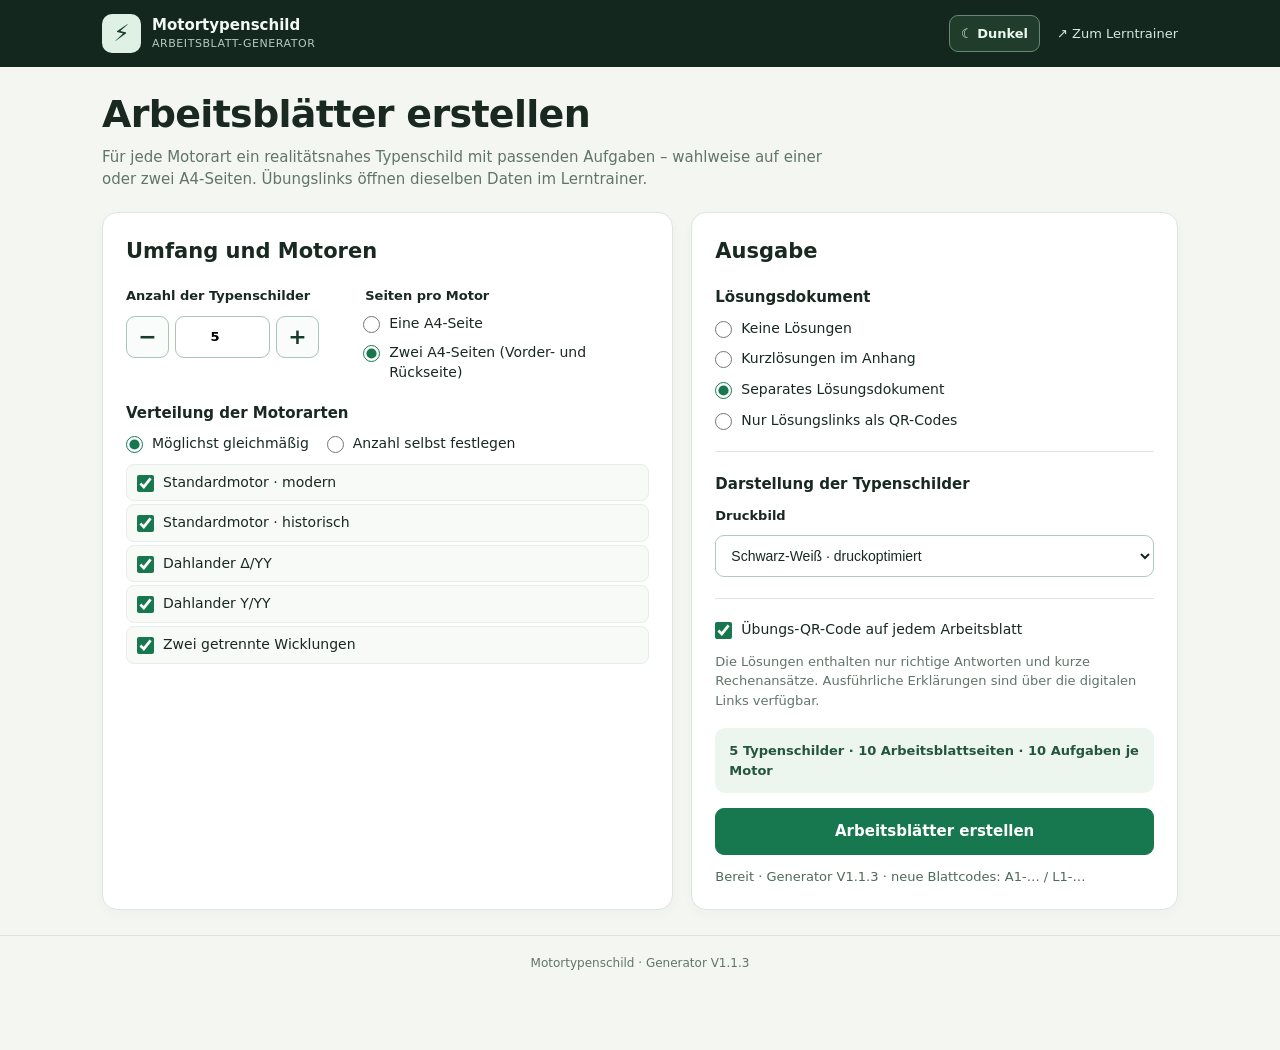
<file: generator/index.html>
<!doctype html>
<html lang="de">
<head>
<meta charset="utf-8"><meta name="viewport" content="width=device-width, initial-scale=1">
<meta name="theme-color" content="#163f30">
<script>(function(){try{if(localStorage.getItem('motortypenschild.theme')==='dark')document.documentElement.dataset.theme='dark';}catch(e){}})();</script>
<title>Arbeitsblatt-Generator · Motortypenschilder</title>
<link rel="stylesheet" href="generator.css?v=1.1.3">
</head>
<body>
<header class="top"><div class="shell top-line"><div class="brand"><span class="logo">⚡</span><div>Motortypenschild <small>Arbeitsblatt-Generator</small></div></div><div class="header-links"><button type="button" class="theme-toggle" id="themeToggle" aria-pressed="false">☾ Dunkel</button><a href="../">↗ Zum Lerntrainer</a></div></div></header>
<main class="shell control-area" id="controlArea">
 <div class="intro"><h1>Arbeitsblätter erstellen</h1><p>Für jede Motorart ein realitätsnahes Typenschild mit passenden Aufgaben – wahlweise auf einer oder zwei A4-Seiten. Übungslinks öffnen dieselben Daten im Lerntrainer.</p></div>
 <div class="config-layout">
 <section class="card" aria-labelledby="setupTitle">
  <h2 id="setupTitle">Umfang und Motoren</h2>
  <div class="two-up">
    <label class="field">Anzahl der Typenschilder
      <span class="counter"><button id="decrease" type="button" aria-label="Anzahl verringern">−</button><input id="motorCount" type="number" min="1" max="30" step="1" value="5"><button id="increase" type="button" aria-label="Anzahl erhöhen">+</button></span>
    </label>
    <fieldset class="field"><legend>Seiten pro Motor</legend><label class="radio"><input type="radio" name="pages" value="1"> Eine A4-Seite</label><label class="radio"><input type="radio" name="pages" value="2" checked> Zwei A4-Seiten (Vorder- und Rückseite)</label></fieldset>
  </div>
  <h3>Verteilung der Motorarten</h3>
  <div class="mode-switch"><label class="radio"><input type="radio" name="distribution" value="balanced" checked> Möglichst gleichmäßig</label><label class="radio"><input type="radio" name="distribution" value="manual"> Anzahl selbst festlegen</label></div>
  <div id="typeSelection" class="type-list" aria-label="Motorarten"></div>
  <div id="distributionError" class="message warn" role="status" aria-live="polite"></div>
 </section>
 <section class="card" aria-labelledby="outputTitle">
  <h2 id="outputTitle">Ausgabe</h2>
  <h3>Lösungsdokument</h3>
  <div class="solution-options">
   <label class="radio"><input type="radio" name="solution" value="none"> Keine Lösungen</label>
   <label class="radio"><input type="radio" name="solution" value="appendix"> Kurzlösungen im Anhang</label>
   <label class="radio"><input type="radio" name="solution" value="separate" checked> Separates Lösungsdokument</label>
   <label class="radio"><input type="radio" name="solution" value="links"> Nur Lösungslinks als QR-Codes</label>
  </div>
  <hr>
  <h3>Darstellung der Typenschilder</h3>
  <label class="field" for="plateStyle">Druckbild
   <select id="plateStyle"><option value="clean" selected>Schwarz-Weiß · druckoptimiert</option><option value="original">Originaldarstellung (Farben und Patina)</option></select>
  </label>
  <hr>
  <label class="checkbox"><input id="practiceQR" type="checkbox" checked> Übungs-QR-Code auf jedem Arbeitsblatt</label>
  <p class="small">Die Lösungen enthalten nur richtige Antworten und kurze Rechenansätze. Ausführliche Erklärungen sind über die digitalen Links verfügbar.</p>
  <div class="summary" id="summary">5 Typenschilder · 10 Arbeitsblattseiten</div>
  <button type="button" class="primary" id="generate" disabled>Arbeitsblätter erstellen</button>
  <div class="message" id="status" role="status" aria-live="polite">Lerntrainer wird geladen …</div>
 </section>
 </div>
 <section class="preview-toolbar" id="previewToolbar" hidden>
  <div><h2>Arbeitsblatt-Vorschau</h2><p>Für anklickbare Links: im Browser „Als PDF speichern“ wählen, nicht „Microsoft Print to PDF“ oder „PDF24-Drucker“. Beim erneuten Drucken einer bereits geöffneten PDF können Links verloren gehen.</p></div>
  <div class="output-actions"><span class="output-label">Ausgabe</span><div class="preview-buttons"><button class="primary" id="printSheets">Aufgaben drucken / als PDF speichern</button><button class="primary secondary-print" id="printSolutions" hidden>Lösungen drucken / als PDF speichern</button><button class="primary secondary-print" id="printLinks" hidden>Lösungslinks drucken / als PDF speichern</button><button class="secondary" id="regenerate">Neu erstellen</button></div></div>
 </section>
</main>
<footer class="site-footer">Motortypenschild · Generator V1.1.3</footer>
<div id="printRoot" aria-live="off"><div id="printSheetsRoot"></div><div id="printSolutionsRoot"></div><div id="printLinksRoot"></div></div>
<iframe id="motorEngine" src="../v1.1.0/index.html?generator=v1.1.3" title="Interne Motordatenquelle" aria-hidden="true" tabindex="-1" hidden></iframe>
<script src="generator.js?v=1.1.3"></script>
</body></html>
</file>
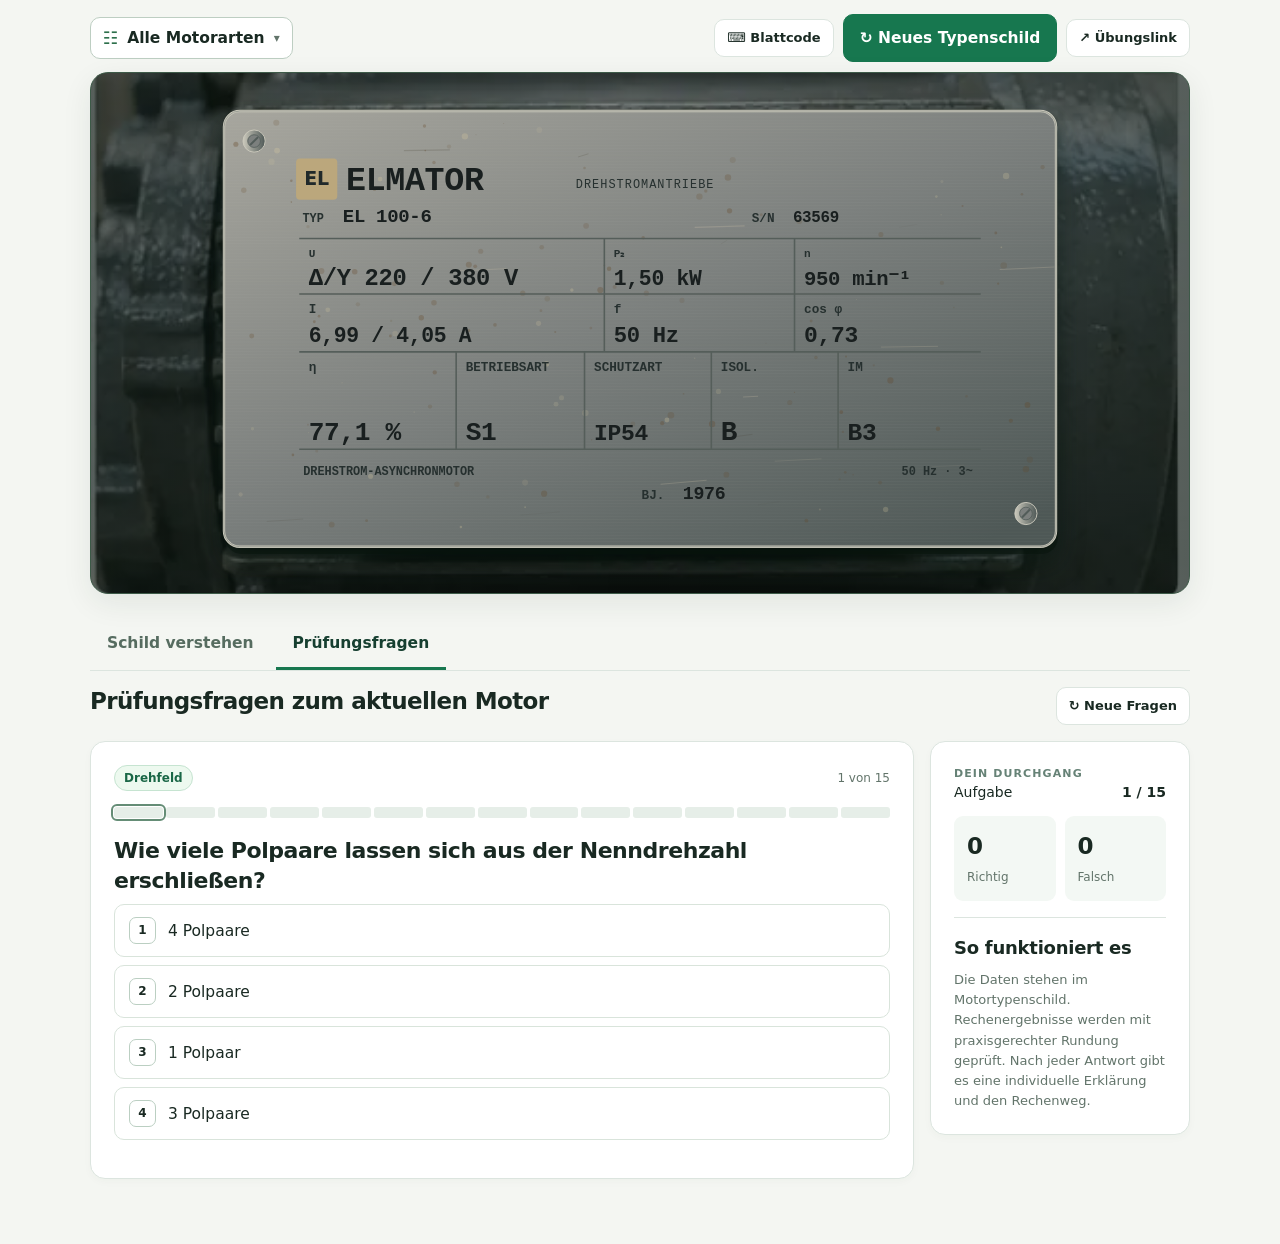
<file: v1.0.0/index.html>
<!doctype html>
<html lang="de">
<head>
<meta charset="utf-8">
<meta name="viewport" content="width=device-width, initial-scale=1">
<meta name="theme-color" content="#14251f">
<link rel="icon" href="data:image/svg+xml,%3Csvg xmlns='http://www.w3.org/2000/svg' viewBox='0 0 48 48'%3E%3Crect width='48' height='48' rx='10' fill='%23163f30'/%3E%3Ctext x='24' y='34' font-size='28' text-anchor='middle' fill='white'%3E%E2%9A%A1%3C/text%3E%3C/svg%3E">
<title>Motortypenschild verstehen · Lerntrainer 1.0.0 (Archiv)</title>
<style>
:root{color-scheme:light;--ink:#192922;--mute:#62746a;--bg:#f4f6f2;--paper:#fff;--line:#dce5df;--forest:#163f30;--green:#17774f;--soft:#eaf4ed;--red:#a53624;--redbg:#fceee9;--gold:#c09537;--rad:15px}
*{box-sizing:border-box}html{scroll-behavior:smooth}body{margin:0;background:var(--bg);color:var(--ink);font:15.5px/1.55 system-ui,-apple-system,"Segoe UI",Roboto,Arial,sans-serif}button,input,select{font:inherit}button{cursor:pointer}button:focus-visible,input:focus-visible{outline:3px solid #4ca47c;outline-offset:3px}a{color:var(--green)}.wrap{width:min(1100px,calc(100% - 36px));margin:auto}.top{background:#14271e;color:#eef9f2;border-bottom:1px solid #345344}.top .wrap{min-height:69px;display:flex;align-items:center;gap:18px;justify-content:space-between}.mark{display:flex;gap:12px;align-items:center}.logo{background:#d9eee1;color:#133927;width:39px;height:39px;border-radius:10px;display:grid;place-items:center;font-weight:900;font-size:22px}.brand{font-weight:790;line-height:1.1;letter-spacing:-.4px}.brand small{display:block;font-size:11px;font-weight:500;letter-spacing:.08em;color:#b4cbbd;margin-top:4px;text-transform:uppercase}.topbadge{border:1px solid #52715d;border-radius:100px;font-size:12px;padding:5px 12px;color:#d8e6de}
main{padding:28px 0 65px}.headline{display:flex;justify-content:space-between;align-items:flex-end;gap:20px;margin-bottom:18px}.eyebrow{font-size:12px;letter-spacing:.12em;text-transform:uppercase;font-weight:750;color:var(--green)}h1{font-size:clamp(29px,4vw,41px);line-height:1.08;letter-spacing:-1.4px;margin:6px 0 9px}h2{margin:0;font-size:23px;letter-spacing:-.6px;line-height:1.25}h3{margin:0;font-size:18px;letter-spacing:-.25px}.sub{color:var(--mute);margin:0;max-width:650px}.btn{display:inline-flex;align-items:center;justify-content:center;gap:8px;padding:11px 16px;font-weight:680;border-radius:10px;border:1px solid var(--green);background:var(--green);color:white;transition:background .15s,border .15s;white-space:nowrap}.btn:hover{background:#0b5939}.btn.ghost{border-color:var(--line);background:var(--paper);color:var(--ink)}.btn.ghost:hover{border-color:#739e87;background:#f5faf6}.btn.sm{padding:8px 12px;font-size:13px}.btn:disabled{cursor:not-allowed;opacity:.5}.plate-wrap{background:radial-gradient(circle at 50% -20%,#566e60,#263c32 60%,#182d24);border:1px solid #3d5a48;border-radius:18px;padding:clamp(12px,3vw,34px);box-shadow:0 9px 30px #152b2015;position:relative;overflow:hidden}.plate-wrap:before{content:'';position:absolute;inset:0;background:repeating-linear-gradient(145deg,transparent 0 6px,#ffffff08 7px,transparent 8px 23px);pointer-events:none}.plate{position:relative;margin:auto;display:block;width:min(100%,900px);height:auto;filter:drop-shadow(0 12px 12px #0718118e);touch-action:manipulation}.plate text{user-select:none}.plate .field{cursor:pointer;outline:none}.plate .field .hit{fill:transparent;stroke:transparent;stroke-width:2}.plate .field:hover .hit,.plate .field:focus .hit{fill:#bfe0cb2a;stroke:#397a5c;stroke-width:2}.plate .field.active .hit{fill:#d8f7e250;stroke:#0a7850;stroke-width:2.6}.plate .field:focus-visible .hit{stroke:#e4952c;stroke-width:3}.plate text.stamp{font-family:Consolas,Menlo,monospace;fill:#25302f;font-weight:740}.plate text.label{font-family:Consolas,Menlo,monospace;fill:#54605e;font-weight:640}.plate .rule{stroke:#7d8787;stroke-width:1}.plate .fine{stroke:#a8b0af;stroke-width:.8}.plate-head{display:flex;justify-content:space-between;gap:10px;align-items:center;margin-top:13px;color:#d6e7da;font-size:12.5px}.plate-head .hint{display:flex;gap:8px;align-items:center}.plate-head .hint i{display:inline-flex;width:19px;height:19px;align-items:center;justify-content:center;border:1px solid #b4d6c5;border-radius:100%;font-style:normal;font-weight:700}.meta-tags{display:flex;gap:8px;flex-wrap:wrap}.meta-tags span{border:1px solid #648574;border-radius:100px;padding:3px 10px}.tabs{display:flex;gap:5px;margin:25px 0 16px;border-bottom:1px solid var(--line)}.tab{padding:12px 17px;border:none;border-bottom:3px solid transparent;color:#566c60;background:none;font-weight:720}.tab[aria-selected=true]{border-color:var(--green);color:var(--forest)}.tab:hover{color:#17774f}.panel{display:none}.panel.on{display:block}.learning{display:grid;grid-template-columns:minmax(0,.94fr) minmax(0,1.06fr);gap:16px}.card{background:var(--paper);border:1px solid var(--line);border-radius:var(--rad);padding:23px;box-shadow:0 3px 8px #24453307}.card h2{margin-bottom:9px}.card h3{margin-bottom:8px}.muted{color:var(--mute)}.minilabel{font-size:11px;letter-spacing:.1em;text-transform:uppercase;color:#668276;font-weight:850}.selected-kicker{display:flex;gap:10px;align-items:center;margin-bottom:10px}.pill{display:inline-flex;border:1px solid #c6e4d1;background:#edf9ef;color:#1a6746;border-radius:100px;padding:3px 9px;font-weight:770;font-size:12px}.bigvalue{font:780 30px/1.2 ui-monospace,Consolas,monospace;letter-spacing:-.9px;margin:6px 0 14px;overflow-wrap:anywhere}.info-text p{margin:0 0 11px}.math{padding:12px 15px;border:1px solid #d9e6dc;border-radius:9px;background:#f6faf7;font:650 15px/1.7 ui-monospace,Consolas,monospace;overflow-wrap:anywhere;white-space:pre-line}.note{border-left:3px solid var(--gold);background:#fffaf0;border-radius:6px;padding:10px 13px;margin-top:14px;font-size:14px}.field-nav{display:grid;grid-template-columns:repeat(2,minmax(0,1fr));gap:8px;margin-top:17px}.fieldbtn{background:#fff;text-align:left;border:1px solid var(--line);border-radius:9px;padding:11px 12px;min-height:55px}.fieldbtn:hover{border-color:#5d9a75}.fieldbtn[aria-pressed=true]{background:var(--soft);border-color:#438a62}.fieldbtn b{display:block;font-size:13px}.fieldbtn small{display:block;color:var(--mute);font-size:12px}.quick{display:grid;gap:10px}.quick-item{display:flex;gap:11px}.quicknum{display:grid;place-items:center;flex:none;width:27px;height:27px;background:var(--soft);color:var(--green);border-radius:8px;font-weight:800;font-size:13px}.quick-item p{margin:1px 0 0;color:var(--mute);font-size:13.5px}.divider{height:1px;background:var(--line);margin:17px 0}.formula-stack{display:grid;gap:8px}.formula-line{display:flex;justify-content:space-between;gap:12px;align-items:center;border:1px solid var(--line);border-radius:9px;padding:9px 12px}.formula-line .name{font-size:12px;color:var(--mute)}.formula-line .val{font-family:ui-monospace,Consolas,monospace;font-weight:720;text-align:right;font-size:13px}
.quizhead{display:flex;align-items:start;justify-content:space-between;gap:15px;margin-bottom:16px}.quizhead p{margin:6px 0 0;color:var(--mute)}.quizframe{display:grid;grid-template-columns:1fr 260px;gap:16px;align-items:start}.progress{background:#e6eee8;height:8px;border-radius:100px;overflow:hidden;margin:16px 0 12px}.progress i{display:block;background:var(--green);height:100%;width:0;transition:width .2s}.qtop{display:flex;gap:8px;justify-content:space-between;align-items:center}.qtitle{font-size:22px;letter-spacing:-.45px;line-height:1.36;margin:18px 0}.choices{display:grid;gap:8px}.choice{display:flex;text-align:left;align-items:center;gap:12px;width:100%;border:1.5px solid #d9e4db;border-radius:10px;background:white;padding:12px 14px;color:var(--ink)}.choice:hover:not(:disabled){border-color:#4d9d73;background:#f7fbf8}.choice:disabled{cursor:default}.choice .idx{flex:none;display:grid;place-items:center;width:27px;height:27px;border:1px solid #bbcfc2;border-radius:7px;font-weight:780;font-size:12px}.choice.correct{border-color:#199364;background:#eaf8f0}.choice.wrong{border-color:#c05b46;background:#fff1ed}.answerbox{display:grid;gap:8px;max-width:385px}.answerbox label{color:var(--mute);font-size:13px}.inp-row{display:flex;align-items:center;gap:10px}.numberin{font-size:19px;width:min(205px,65%);padding:11px 12px;border:1px solid #b9cbbf;border-radius:9px;color:var(--ink)}.unit{font-weight:720}.feedback{border:1px solid #a0d4b4;background:#effaf3;padding:16px;border-radius:11px;margin-top:15px;display:grid;gap:6px}.feedback.bad{border-color:#e9b3a3;background:var(--redbg)}.feedback .ft{font-size:16px;font-weight:800;color:#14663c}.feedback.bad .ft{color:var(--red)}.feedback p{margin:0}.feedback .step{padding:10px 12px;background:#ffffffbd;border-radius:7px;font:600 13px/1.6 ui-monospace,Consolas,monospace;white-space:pre-line;overflow-wrap:anywhere}.qactions{display:flex;align-items:center;gap:10px;flex-wrap:wrap;margin-top:15px}.smallstat{display:grid;gap:12px}.statline{display:flex;justify-content:space-between;align-items:center;gap:10px;font-size:14px}.statline b{font-variant-numeric:tabular-nums}.statblocks{display:grid;grid-template-columns:1fr 1fr;gap:9px}.sstat{padding:13px;border-radius:9px;background:#f3f8f4}.sstat strong{display:block;font-size:23px}.sstat span{color:var(--mute);font-size:12px}.quizside hr{border:0;border-top:1px solid var(--line);margin:16px 0}.quizside p{margin:0;color:var(--mute);font-size:13px}.qdone{text-align:center;padding:25px 10px}.qdone .score{font-size:49px;font-weight:870;color:var(--green);line-height:1.3}.qdone .review{display:grid;gap:7px;text-align:left;margin-top:20px}.review-item{display:flex;gap:9px;padding:10px 12px;background:#f5f8f6;border:1px solid var(--line);border-radius:8px}.review-item strong{color:#1e6c46}.review-item.bad strong{color:var(--red)}.footer{margin-top:25px;text-align:center;color:#748578;font-size:12px}.status{min-height:24px;opacity:0;transition:opacity .1s}.status.show{opacity:1}.helpbox{font-size:13px;color:var(--mute);margin-top:12px}.helpbox details{margin-top:7px;border:1px solid var(--line);border-radius:8px;padding:9px 12px}.helpbox summary{cursor:pointer;font-weight:650;color:var(--forest)}.helpbox p{margin:8px 0 0}.tipfloat{position:fixed;z-index:10;pointer-events:none;background:#142e21;color:#fff;max-width:260px;font-size:12px;padding:9px 12px;border-radius:9px;box-shadow:0 5px 15px #0003;display:none}.tipfloat.show{display:block}
@media(max-width:800px){.learning,.quizframe{grid-template-columns:1fr}.quizside{order:-1}.quizside .smallstat{display:flex;gap:12px;align-items:center;justify-content:space-between}.quizside hr,.quizside .quiz-note{display:none}.statblocks{min-width:175px}.quizside{padding:13px 16px}.headline{align-items:flex-start}.plate-wrap{padding:13px}.plate-head .meta-tags{display:none}}
@media(max-width:560px){.wrap{width:calc(100% - 24px)}main{padding:22px 0 45px}.top .wrap{min-height:60px}.topbadge{display:none}.headline{display:block}.headline .btn{margin-top:14px}.plate-wrap{border-radius:12px;padding:8px}.plate-head{padding:0 7px 5px;line-height:1.4}.plate .stamp,.plate .label{paint-order:stroke}.tab{flex:1;padding:11px 8px;font-size:14px}.card{padding:16px}.field-nav{gap:7px}.fieldbtn{padding:9px}.fieldbtn b{font-size:12px}.fieldbtn small{font-size:11px}.qtitle{font-size:19px}.quizhead{display:block}.quizhead .btn{margin-top:10px}.quizside .smallstat{display:block}.quizside .statblocks{margin-top:8px}.plate{min-width:0}.bigvalue{font-size:25px}.plate-head .hint{font-size:11px}}
@media(prefers-reduced-motion:reduce){*,*:before,*:after{scroll-behavior:auto!important;transition:none!important}}

/* Unterschiedliche Gravur- und Druckstile der fiktiven Hersteller */
.plate .frame-lines .rule{stroke:#687777;stroke-width:1.5}
.plate text.maker{font-family:Arial,"Segoe UI",sans-serif;fill:#263936;font-weight:850}
.plate text.submaker{font-family:Consolas,monospace;fill:#425650}
.plate.theme-blue text.stamp,.plate.theme-blue text.maker,.plate.theme-blue text.submaker{fill:#e9f6fb}
.plate.theme-blue text.label{fill:#c2d6e0}
.plate.theme-blue .frame-lines .rule{stroke:#87a8b8}
.plate.theme-blue .field:hover .hit,.plate.theme-blue .field.active .hit{fill:#def9ff25;stroke:#a9ecf1}
.plate.theme-graphite text.stamp,.plate.theme-graphite text.maker{fill:#eee5c9}
.plate.theme-graphite text.label,.plate.theme-graphite text.submaker{fill:#d3d4ca}
.plate.theme-graphite .frame-lines .rule{stroke:#929e9d}
.plate.theme-graphite .field:hover .hit,.plate.theme-graphite .field.active .hit{fill:#ffe6a525;stroke:#e4b86b}
.plate.theme-brass text.stamp,.plate.theme-brass text.maker{fill:#3f3425}
.plate.theme-brass text.label,.plate.theme-brass text.submaker{fill:#5f4b30}
.plate.theme-brass .frame-lines .rule{stroke:#796549}
.plate.theme-white text.stamp,.plate.theme-white text.maker{fill:#234651}
.plate.theme-white text.label,.plate.theme-white text.submaker{fill:#52747d}
.plate.theme-white .frame-lines .rule{stroke:#849fa5}

/* Typenschild-Vielfalt: Formate, Oberflächen, Schrifttypen */
.plate.theme-silver{max-width:890px}
.plate.theme-blue{max-width:970px}
.plate.theme-graphite{max-width:850px}
.plate.theme-brass{max-width:805px}
.plate.theme-white{max-width:935px}
.plate.theme-brass text.stamp{font-family:Georgia,"Times New Roman",serif;font-weight:700;letter-spacing:.35px}
.plate.theme-brass text.maker{font-family:Georgia,"Times New Roman",serif;font-style:italic;font-weight:900;letter-spacing:1.2px}
.plate.theme-blue text.stamp{font-family:"Arial Narrow","Liberation Sans Narrow",Arial,sans-serif;font-weight:850;letter-spacing:.25px}
.plate.theme-blue text.maker{font-family:Impact,"Arial Narrow",Arial,sans-serif;letter-spacing:2.2px;font-weight:800}
.plate.theme-graphite text.stamp{font-family:"Courier New",ui-monospace,monospace;font-weight:700;letter-spacing:.45px}
.plate.theme-graphite text.maker{font-family:Verdana,"DejaVu Sans",sans-serif;font-weight:900}
.plate.theme-white text.stamp{font-family:"Trebuchet MS","Segoe UI",sans-serif;font-weight:750}
.plate.theme-white text.maker{font-family:"Trebuchet MS","Segoe UI",sans-serif;letter-spacing:1.2px}
.plate-wrap.quiz-view .plate .field{cursor:default;pointer-events:none}
.plate-wrap.quiz-view .plate .field.active .hit{fill:transparent;stroke:transparent}
.math{white-space:normal;font-family:system-ui,sans-serif;display:grid;gap:9px;padding:15px}
.math-formula{width:100%;overflow-x:auto;text-align:center;padding:6px 2px}
.math-formula math{font-size:clamp(19px,2.1vw,26px);color:#1a382b;margin:auto}
.math-work{border-top:1px solid #dce7df;padding:10px 3px 0;color:#4a6856;font:500 12.5px/1.6 ui-monospace,Consolas,monospace;white-space:pre-line;overflow-wrap:anywhere}
.formula-line .val{font-size:15px;min-width:42%}
.formula-line math{font-size:17px}
.reference{margin-top:15px;border-top:1px solid var(--line);padding-top:14px;display:grid;gap:10px}
.reference h3{font-size:17px;margin:0}
.reference p{margin:0;color:#52675a;font-size:13px}
.ref-table-wrap{overflow-x:auto;border:1px solid var(--line);border-radius:9px}
.ref-table{width:100%;border-collapse:collapse;min-width:300px;font-size:13px;line-height:1.45}
.ref-table th{background:#edf3ee;font-size:12px;color:#44584b;font-weight:750;text-align:left}
.ref-table td,.ref-table th{padding:9px 10px;border-bottom:1px solid #e1e9e3;vertical-align:top}
.ref-table tbody tr:last-child td{border-bottom:0}
.ref-table tr.current td{background:#eaf6ee;font-weight:680}
.ref-table .caption-cell{font-size:12px;color:#637569}
@media(max-width:560px){.math-formula math{font-size:19px}.ref-table td,.ref-table th{padding:7px 8px;font-size:12px}.formula-line{align-items:flex-start;flex-wrap:wrap}}


/* Reduzierter Einstieg: Das Typenschild ist der Aufmacher. */
main.wrap{padding-top:14px}
.plate-actions{display:flex;justify-content:flex-end;margin-bottom:10px}
.plate-wrap{padding-bottom:clamp(12px,3vw,34px)}
/* Gleichungsarten und Einheiten sind nicht austauschbar. */
.formula-line.torque-formula{display:grid;grid-template-columns:minmax(0,1fr);gap:8px;align-items:stretch}
.formula-line.torque-formula .val{text-align:left;font-size:15px;overflow-x:auto}
.formula-unit{font-size:12.5px;line-height:1.5;color:var(--mute)}
.numeric-formula{background:#f2f7f1;border:1px solid #c5d8c8;border-left:4px solid #36895a;padding:12px 13px;border-radius:8px;display:grid;gap:7px}
.numeric-formula strong{font-size:13px;color:#195838}
.numeric-formula .formula-unit{color:#2c4f3b}


/* Gealterte Typenschilder: unregelmäßige Oberflächen, abweichende Gravur und Proportionen. */
.plate.theme-agedCopper{max-width:780px}
.plate.theme-agedIron{max-width:840px}
.plate.theme-agedEnamel{max-width:920px}
.plate.theme-agedCopper text.stamp,.plate.theme-agedCopper text.maker{font-family:Georgia,'Times New Roman',serif;fill:#2c1c0c;font-weight:800;letter-spacing:.15px}
.plate.theme-agedCopper text.label,.plate.theme-agedCopper text.submaker{font-family:Georgia,serif;fill:#49341b}
.plate.theme-agedCopper .frame-lines .rule{stroke:#674624;stroke-width:2}
.plate.theme-agedIron text.stamp,.plate.theme-agedIron text.maker{font-family:'Courier New',monospace;fill:#191f1f;font-weight:900;letter-spacing:-.4px}
.plate.theme-agedIron text.label,.plate.theme-agedIron text.submaker{fill:#26302f}
.plate.theme-agedIron .frame-lines .rule{stroke:#555e5a;stroke-width:2}
.plate.theme-agedEnamel text.stamp,.plate.theme-agedEnamel text.maker{font-family:'Trebuchet MS',Arial,sans-serif;fill:#403b2e;font-weight:800}
.plate.theme-agedEnamel text.label,.plate.theme-agedEnamel text.submaker{fill:#665e4d}
.plate.theme-agedEnamel .frame-lines .rule{stroke:#897d65;stroke-width:1.8}
.plate.theme-agedCopper .field:hover .hit,.plate.theme-agedIron .field:hover .hit,.plate.theme-agedEnamel .field:hover .hit{stroke:#e29c36;fill:#ffec9630}


/* Strompfade als SVG-Motorwicklungen statt Widerstandssymbolen */
.connection-diagrams{margin-top:17px;display:grid;grid-template-columns:repeat(2,minmax(0,1fr));gap:12px}
.connection-diagram{margin:0;background:#f8fbf9;border:1px solid #dce7df;border-radius:11px;padding:12px;min-width:0}
.connection-diagram figcaption{font-size:14px;font-weight:780;color:#214534;margin:0 0 6px}
.connection-diagram svg{display:block;width:100%;height:auto;max-height:240px}
.connection-diagram .lead{stroke:#314b40;stroke-width:3;stroke-linecap:round;fill:none}
.connection-diagram .coil{stroke:#17774f;stroke-width:3.4;stroke-linecap:round;stroke-linejoin:round;fill:none}
.connection-diagram .terminal{fill:#1b694a}
.connection-diagram .lab{fill:#2c5140;font:700 15px system-ui,sans-serif}
.connection-diagram .sub-lab{fill:#61786c;font:13px system-ui,sans-serif}
.connection-diagram p{margin:5px 0 0;color:#596e60;font-size:12.5px}
@media(max-width:740px){.connection-diagrams{grid-template-columns:1fr}.connection-diagram svg{max-height:205px}}

.sr-only{position:absolute!important;width:1px!important;height:1px!important;padding:0!important;margin:-1px!important;overflow:hidden!important;clip:rect(0,0,0,0)!important;white-space:nowrap!important;border:0!important}

/* Einfache zweireihige Motorklemmbretter, getrennt von den Wicklungsschaltbildern. */
.connection-group{display:grid;align-content:start;gap:12px;min-width:0}
.connection-group .connection-diagram{height:100%}
.connection-diagram .terminal-board{max-height:230px}
.connection-diagram .terminal-tag{fill:#25322a;font:650 14px system-ui,sans-serif}
.connection-diagram .terminal-phase{fill:#25322a;font:750 18px system-ui,sans-serif}
.terminal-figure{background:#fffdf9}
/* V19: kompakte und barrierearm bedienbare Mehrfachauswahl für Motorarten. */
.plate-actions{display:flex;align-items:center;justify-content:flex-end;gap:9px;flex-wrap:wrap;margin-bottom:10px}
.motor-filter{position:relative;margin-right:auto;min-width:0}
.motor-filter-trigger{display:inline-flex;align-items:center;gap:9px;background:#fff;color:#192922;border:1px solid #bdcec2;border-radius:10px;padding:10px 12px;font-weight:700;max-width:100%;text-align:left;line-height:1.35}
.motor-filter-trigger:hover,.motor-filter-trigger[aria-expanded=true]{background:#f5faf6;border-color:#4e9270}
.motor-filter-trigger .filter-icon{font-size:17px;line-height:1;color:#2d704b}
.motor-filter-trigger .filter-text{overflow:hidden;text-overflow:ellipsis;white-space:nowrap}
.motor-filter-trigger .filter-chevron{margin-left:auto;font-size:12px;color:#62746a}
.motor-filter-popover{position:absolute;top:calc(100% + 7px);left:0;z-index:30;width:min(308px,calc(100vw - 24px));background:#fff;border:1px solid #cad8cd;border-radius:13px;padding:14px;box-shadow:0 15px 40px #102b1b30;color:#192922}
.motor-filter-popover[hidden]{display:none}
.motor-filter-popover h3{font-size:15px;margin:0 0 11px}
.motor-filter-list{display:grid;gap:3px}
.motor-filter-item{display:flex;gap:10px;align-items:flex-start;padding:9px 7px;border-radius:8px;font-size:13.5px;line-height:1.45;cursor:pointer}
.motor-filter-item:hover{background:#edf5ef}
.motor-filter-item input{accent-color:#17774f;width:18px;height:18px;flex:none;margin:1px 0 0;cursor:pointer}
.motor-filter-item input:focus-visible{outline:3px solid #4ca47c;outline-offset:2px}
.motor-filter-item input:disabled{cursor:not-allowed}
.motor-filter-actions{display:flex;align-items:center;justify-content:space-between;gap:8px;margin-top:12px;padding-top:12px;border-top:1px solid #e1e8e2}
.motor-filter-actions .btn{padding:8px 12px;font-size:13px}
.motor-filter-actions .btn:focus-visible{outline:3px solid #4ca47c;outline-offset:2px}
@media(max-width:680px){.plate-actions{display:flex;flex-wrap:wrap;gap:8px}.motor-filter{flex:1 0 100%;margin-right:0}.motor-filter-trigger{max-width:100%;width:100%}.plate-actions #newMotor{white-space:normal;flex:1 1 auto}.plate-actions #shareMotor{flex:0 1 auto}}
@media(max-width:340px){.plate-actions #shareMotor{flex:1 1 100%}}
/* V15: Der Fortschritt zeigt jede Antwort einzeln, statt alle Fortschritte grün einzufärben. */
.progress{display:flex;align-items:stretch;gap:3px;height:11px;background:none;overflow:visible;margin:16px 0 12px}
.progress .progress-segment{display:block;flex:1;min-width:0;border-radius:3px;background:#e6eee8;transition:background .15s}
.progress .progress-segment.right{background:#188757}
.progress .progress-segment.wrong{background:#c24837}
.progress .progress-segment.active{outline:2px solid #658d76;outline-offset:1px}
.progress.summary-progress{margin:20px auto 12px;max-width:550px;height:14px}
.progress-legend{display:flex;justify-content:center;gap:15px;flex-wrap:wrap;color:#62746a;font-size:12px;margin:2px 0 14px}
.progress-legend span{display:inline-flex;align-items:center;gap:6px}
.progress-legend i{width:11px;height:11px;display:inline-block;border-radius:3px;background:#e6eee8}
.progress-legend .right{background:#188757}.progress-legend .wrong{background:#c24837}
.review-detail{text-align:left;border:1px solid #e2c2b8;background:#fff8f5;border-radius:10px;padding:12px 14px;margin-top:10px}
.review-detail summary{cursor:pointer;color:#803426;font-weight:700;line-height:1.5}
.review-detail[open] summary{margin-bottom:12px}
.review-detail .feedback{margin-top:10px}
.review-detail .user-answer{font-size:13px;color:#4f6054;margin:0 0 8px}
.review-detail .user-answer strong{color:#26382d}
.year-overview{margin-top:16px}
.year-overview .ref-table{min-width:260px}
.year-overview details{border:1px solid var(--line);border-radius:9px;padding:11px 13px;margin-top:10px;background:#f8fbf8}
.year-overview summary{font-weight:730;cursor:pointer;color:#174c34}
.year-overview details p{margin:9px 0 0}
.year-overview .sources{font-size:12px;margin-top:11px}

/* V18: mobile Schildansicht nur auf kleinen Bildschirmen, kein Desktop-Zoom. */
.mobile-plate-trigger{display:none}
#plateModal{padding:0;border:1px solid #b9cec0;border-radius:14px;background:#f3f6f3;color:#1b3226;box-shadow:0 25px 85px #0007;width:min(98vw,1100px);max-width:98vw;max-height:92dvh}
#plateModal::backdrop{background:#0c1812bd}
.modal-head{display:flex;gap:12px;align-items:center;justify-content:space-between;padding:12px 15px;background:#fff;border-bottom:1px solid #dce5df}
.modal-head strong{font-size:15px}
.modal-scroll{overflow:auto;max-height:calc(92dvh - 105px);padding:12px;touch-action:pan-x pan-y}
.modal-scroll .plate{display:block;width:950px;max-width:none;height:auto;margin:auto;filter:none}
.modal-help{font-size:12px;color:#61756b;margin:0;padding:4px 14px 12px}
.share-state{font-size:12px;color:#4d6e59;min-height:1em;margin-top:3px}
@media(max-width:760px){
 .mobile-plate-trigger{display:inline-flex;font-size:12px;padding:7px 10px;white-space:normal}
 .quizhead{align-items:center}
 .quizframe{display:flex;flex-direction:column}
 #questionCard{order:0;width:100%}
 .quizside{order:1;width:100%}
 .quizside .smallstat{display:flex;justify-content:space-between;gap:12px;align-items:center}
 .quizside .statblocks{min-width:160px}
 .modal-scroll .plate{width:830px}
}
@media(max-width:420px){.qtop{align-items:flex-start;flex-wrap:wrap;row-gap:7px}.modal-scroll .plate{width:780px}}
.sheet-solution-row{border-bottom:1px solid #dce5df;padding:17px 0}.sheet-solution-row h3{font-size:16px;margin:0 0 9px}.sheet-solution-row p{margin:5px 0}.sheet-solution-row pre{white-space:pre-wrap;font:13px/1.55 ui-monospace,monospace;background:#f3f7f4;padding:12px;border-radius:8px}
.code-dialog{border:1px solid #c4d5cb;border-radius:16px;padding:24px;max-width:min(430px,calc(100vw - 28px));width:100%;color:#192922;box-shadow:0 25px 70px #0004}
.code-dialog::backdrop{background:#101c16a8}.code-dialog h2{margin:0 0 9px;font-size:21px}.code-dialog p{font-size:13px;color:#526657}
.code-dialog label{display:block;font-weight:700;margin-top:16px}.code-dialog input{width:100%;border:1px solid #afc7b8;border-radius:9px;margin:6px 0 0;padding:12px;font-size:20px;letter-spacing:.08em;text-transform:uppercase}
.code-actions{display:flex;gap:9px;justify-content:flex-end;margin-top:19px}.code-dialog .code-error{color:#9f352b;min-height:1.2em}
/* V1.0.0: fotografischer Motor als Buehnenhintergrund, keine Auswirkung auf SVG-Typenschilder. */
.plate-wrap{background:linear-gradient(90deg,rgba(16,28,23,.64),rgba(18,31,28,.32),rgba(16,28,23,.64)),url("[data-uri]") center center/cover no-repeat!important}
.plate-wrap:before{background:none!important}
.worksheet-code-hint{font:600 12.5px/1.5 system-ui,sans-serif;color:#52685c;margin:7px 0 0}
</style>
</head>
<body>

<main class="wrap"><div class="plate-actions">
<div class="motor-filter" id="motorFilter">
 <button type="button" class="motor-filter-trigger" id="motorFilterTrigger" aria-label="Motorarten auswählen" aria-controls="motorFilterPopover" aria-expanded="false" aria-haspopup="true"><span class="filter-icon" aria-hidden="true">☷</span><span class="filter-text" id="motorFilterText">Alle Motorarten</span><span class="filter-chevron" aria-hidden="true">▾</span></button>
 <div class="motor-filter-popover" id="motorFilterPopover" aria-label="Motorartenfilter" hidden>
  <h3>Motorarten auswählen</h3>
  <div class="motor-filter-list" role="group" aria-label="Motorarten für das nächste Typenschild">
   <label class="motor-filter-item"><input type="checkbox" data-motor-kind="standard" checked><span>Standardmotor · modern</span></label>
   <label class="motor-filter-item"><input type="checkbox" data-motor-kind="historical" checked><span>Standardmotor · historisch</span></label>
   <label class="motor-filter-item"><input type="checkbox" data-motor-kind="dahlander-delta" checked><span>Dahlander Δ/YY</span></label>
   <label class="motor-filter-item"><input type="checkbox" data-motor-kind="dahlander-star" checked><span>Dahlander Y/YY</span></label>
   <label class="motor-filter-item"><input type="checkbox" data-motor-kind="dual" checked><span>Zwei getrennte Wicklungen</span></label>
  </div>
  <div class="motor-filter-actions"><button type="button" class="btn ghost sm" id="selectAllMotorKinds">Alle auswählen</button><button type="button" class="btn sm" id="closeMotorFilter">Fertig</button></div>
 </div>
</div>
<button type="button" class="btn ghost sm" id="openWorksheetCode">⌨ Blattcode</button><button type="button" class="btn" id="newMotor">↻ Neues Typenschild</button><button type="button" class="btn ghost sm" id="shareMotor" title="Diesen Motor und den aktuellen Fragen-Durchgang per Link teilen">↗ Übungslink</button><span id="shareState" class="sr-only" role="status" aria-live="polite"></span></div>
<dialog id="worksheetCodeDialog" class="code-dialog" aria-labelledby="codeDialogTitle">
<form method="dialog" id="worksheetCodeForm"><h2 id="codeDialogTitle">Blattcode eingeben</h2>
<p>Code vom Arbeitsblatt oder vom Lösungsblatt eingeben.</p>
<label for="worksheetCodeInput">Blattcode</label><input id="worksheetCodeInput" autocomplete="off" spellcheck="false" maxlength="14" placeholder="A-XXXX-XXXX" />
<p id="worksheetCodeError" role="alert" class="code-error"></p>
<div class="code-actions"><button type="button" class="btn ghost" id="cancelWorksheetCode">Abbrechen</button><button type="submit" class="btn">Öffnen</button></div></form></dialog>
<div class="plate-wrap"><svg class="plate" id="plate" viewBox="0 0 1000 490" role="group" aria-label="Motortypenschild mit technischen Nenndaten" xmlns="http://www.w3.org/2000/svg"></svg></div>
<div class="tabs" role="tablist" aria-label="Lernmodus wählen"><button type="button" id="tabLearn" class="tab" role="tab" aria-selected="false" aria-controls="learn">Schild verstehen</button><button type="button" id="tabQuiz" class="tab" role="tab" aria-selected="true" aria-controls="quiz">Prüfungsfragen</button></div>
<section id="learn" class="panel" hidden role="tabpanel" aria-labelledby="tabLearn"><div class="learning"><div class="card"><h2 id="exTitle">Die Angaben auf dem Motorschild</h2><div id="exValue" class="bigvalue">Δ / Y</div><div id="exBody" class="info-text"></div><div id="exMath"></div><div id="exDiagram"></div><div id="exNote"></div></div><div class="card"><h3>Alle Angaben entdecken</h3><div class="field-nav" id="fieldNav"></div><div class="divider"></div><h3>Die wichtigsten Formeln</h3><div class="formula-stack"><div class="formula-line"><span class="name">Aufgenommene Wirkleistung</span><span class="val" data-formula="lineP"></span></div><div class="formula-line"><span class="name">Wirkungsgrad</span><span class="val" data-formula="eta"></span></div><div class="formula-line"><span class="name">Synchrondrehzahl</span><span class="val" data-formula="ns"></span></div><div class="formula-line"><span class="name">Schlupf</span><span class="val" data-formula="slip"></span></div><div class="formula-line torque-formula">
 <span class="name">Nenndrehmoment – allgemeine physikalische Gleichung</span>
 <span class="val" data-formula="torque"></span>
 <div class="formula-unit">Mit P₂ in <b>W</b> und ω in <b>rad/s</b> erhältst du M in <b>N·m</b>.</div>
 <div class="numeric-formula">
  <strong>Zahlenwertgleichung (Tabellenbuch)</strong>
  <span class="val" data-formula="torqueNumeric"></span>
  <div class="formula-unit"><b>Achtung: Diese Form darfst du nur mit P₂ in kW und n in min⁻¹ einsetzen.</b> Das Ergebnis ist dann in N·m. Bei anderen Einheiten musst du vorher umrechnen.</div>
 </div>
</div></div><div class="helpbox">Für die Synchrondrehzahl bezeichnet <em>p</em> die Polpaarzahl. Beachte bei Zahlenwertgleichungen die ausdrücklich angegebenen Einheiten.</div></div></div></section>
<section id="quiz" class="panel on" role="tabpanel" aria-labelledby="tabQuiz"><div class="quizhead"><div><h2>Prüfungsfragen zum aktuellen Motor</h2></div><button type="button" class="btn ghost sm" id="restartQuiz">↻ Neue Fragen</button></div><div id="quizAnnouncement" class="sr-only" role="status" aria-live="polite" aria-atomic="true"></div><div class="quizframe"><div class="card" id="questionCard"></div><aside class="card quizside"><div class="smallstat"><div><div class="minilabel">Dein Durchgang</div><div class="statline"><span>Aufgabe</span><b id="qcount">1 / 15</b></div></div><div class="statblocks"><div class="sstat"><strong id="qright">0</strong><span>Richtig</span></div><div class="sstat"><strong id="qwrong">0</strong><span>Falsch</span></div></div></div><hr><div class="quiz-note"><h3>So funktioniert es</h3><p>Die Daten stehen im Motortypenschild. Rechenergebnisse werden mit praxisgerechter Rundung geprüft. Nach jeder Antwort gibt es eine individuelle Erklärung und den Rechenweg.</p></div></aside></div></section>
</main>
<div class="tipfloat" id="tip" role="tooltip"></div>
<dialog id="plateModal" aria-label="Vergrößerte Typenschildansicht">
 <div class="modal-head"><strong>Motortypenschild</strong><button class="btn ghost sm" type="button" id="closePlate">Schließen ✕</button></div>
 <div class="modal-scroll" id="modalPlateContent"></div>
 <p class="modal-help">Auf dem Smartphone nach links oder rechts verschieben, um alle Daten zu lesen. Hier werden keine Lösungen angezeigt.</p>
</dialog>

<script>
'use strict';
const $=s=>document.querySelector(s);
const SQRT3=Math.sqrt(3);
const round=(v,d=2)=>Math.round((v+Number.EPSILON)*10**d)/10**d;
const f=(v,d=2)=>Number(v).toLocaleString('de-DE',{minimumFractionDigits:d,maximumFractionDigits:d});
const fi=v=>Number(v).toLocaleString('de-DE',{maximumFractionDigits:0});
const pick=a=>a[Math.floor(Math.random()*a.length)];
const shuffled=a=>{const b=[...a];for(let i=b.length-1;i>0;i--){let j=Math.floor(Math.random()*(i+1));[b[i],b[j]]=[b[j],b[i]];}return b;};
const esc=s=>String(s).replace(/[&<>"']/g,c=>({'&':'&amp;','<':'&lt;','>':'&gt;','"':'&quot;',"'":'&#39;'}[c]));
let motor=null,serial=0,selected='volt',mode='quiz',questions=[],qIndex=0,results=[],currentResponse=null;
const powers=[.37,.55,.75,1.1,1.5,2.2,3,4,5.5,7.5,11,15];
// IEC-Achshöhen passend zu Leistung und Polzahl. Keine künstlichen +10-mm-Baugrößen.
const frameByPoles={
 2:[71,71,80,80,90,90,100,112,132,132,160,160],
 4:[71,80,80,90,90,100,100,112,132,132,160,160],
 6:[80,80,90,90,100,112,132,132,132,160,160,180],
 8:[90,90,100,100,112,132,132,160,160,160,180,200]
};
// EU-Verordnung 2019/1781, Anhang I, Tabellen 1 (IE2) und 2 (IE3), Mindesteta [%] bei 50 Hz.
// Leistungsreihe: 0,37;0,55;0,75;1,1;1,5;2,2;3;4;5,5;7,5;11;15 kW.
const efficiencyMinimum={
 IE2:{
  2:[69.5,74.1,77.4,79.6,81.3,83.2,84.6,85.8,87.0,88.1,89.4,90.3],
  4:[72.7,77.1,79.6,81.4,82.8,84.3,85.5,86.6,87.7,88.7,89.8,90.6],
  6:[67.6,73.1,75.9,78.1,79.8,81.8,83.3,84.6,86.0,87.2,88.7,89.7],
  8:[56.1,61.7,66.2,70.8,74.1,77.6,80.0,81.9,83.8,85.3,86.9,88.0]
 },
 IE3:{
  2:[73.8,77.8,80.7,82.7,84.2,85.9,87.1,88.1,89.2,90.1,91.2,91.9],
  4:[77.3,80.8,82.5,84.1,85.3,86.7,87.7,88.6,89.6,90.4,91.4,92.1],
  6:[73.5,77.2,78.9,81.0,82.5,84.3,85.6,86.8,88.0,89.1,90.3,91.2],
  8:[69.3,73.0,75.0,77.7,79.7,81.9,83.5,84.8,86.2,87.3,88.6,89.6]
 }
};
const powerFactors=[.70,.72,.74,.755,.77,.79,.805,.823,.836,.850,.858,.866];
// Nennwerte in S2/S3/S6 gelten ausschließlich für die genannte Betriebsart;
// ohne zusätzliche S1-Angabe darf daraus keine Dauerbetriebsleistung abgeleitet werden.
const modernDesigns=['silver','blue','graphite','brass','white'];
const agedDesigns=['agedCopper','agedIron','agedEnamel'];
const allDesigns=[...modernDesigns,...agedDesigns];
const insLimit={A:105,E:120,B:130,F:155,H:180};
const ipFirstMeaning={'2':'Fingerschutz; Fremdkörper ab 12,5 mm','4':'Schutz gegen Berühren mit Draht und Fremdkörper ab 1 mm','5':'staubgeschützt (kein schädigendes Eindringen)','6':'staubdicht'};
const ipSecondMeaning={'0':'kein besonderer Wasserschutz','3':'Schutz gegen Sprühwasser','4':'Schutz gegen Spritzwasser aus allen Richtungen','5':'Schutz gegen Strahlwasser','6':'Schutz gegen starkes Strahlwasser','7':'Schutz gegen zeitweiliges Untertauchen'};
const dutyMeanings={
 S1:'Dauerbetrieb bei gleichbleibender Last bis zum thermischen Beharrungszustand',
 S2:'Kurzzeitbetrieb mit festgelegter Dauer und anschließender vollständiger Abkühlung',
 S3:'periodischer Aussetzbetrieb mit Last- und Stillstandsphasen; Anlaufwärme vernachlässigbar',
 S6:'ununterbrochener periodischer Betrieb mit Last- und Leerlaufphasen ohne Stillstandsphase'
};
const dutyCode=m=>m.duty.slice(0,2);
const dutyDescription=m=>dutyMeanings[dutyCode(m)];
const digitIP=m=>m.ip.slice(2).split('');

let lastGeneratedDesign=null;
// V14a: Ein mechanischer Bemessungspunkt mit einer oder mehreren elektrischen
// Anschlussvarianten. Die verschachtelte Struktur ist die verbindliche Datenquelle;
// die Eigenschaften auf der obersten Ebene sind Kompatibilitaets-Getter fuer V13.
function createStandardModel(data){
 const {P2,poles,n,eta,cos,freq,Vd,Vy,frame,mount,ins,ip,duty,ie,design,maker,sector,monogram,year,id,historical,voltageMarking}=data;
 const P1=P2/eta;
 const deltaCurrent=P1*1000/(SQRT3*Vd*cos);
 const starCurrent=P1*1000/(SQRT3*Vy*cos);
 const stage={
   id:'single',powerKW:P2,rpm:n,poles,cosPhi:cos,efficiency:eta,
   ratings:[
     {connection:'delta',voltageV:Vd,currentA:deltaCurrent,displayCurrentA:round(deltaCurrent,2)},
     {connection:'star',voltageV:Vy,currentA:starCurrent,displayCurrentA:round(starCurrent,2)}
   ]
 };
 const m={kind:'standard',era:historical?'historical':'modern',historical,
  identity:{maker,sector,monogram,type:`${monogram} ${frame}-${poles}`,serial:id,year},
  common:{frequencyHz:freq,frame,mount,insulation:ins,protection:ip,duty,ie},
  stages:[stage],design,voltageMarking,maker,sector,monogram,
  type:`${monogram} ${frame}-${poles}`,id,year,frame,mount,ins,ip,duty,ie};
 const ratingDelta=()=>stage.ratings.find(r=>r.connection==='delta');
 const ratingStar=()=>stage.ratings.find(r=>r.connection==='star');
 const props={
  P2:()=>stage.powerKW,poles:()=>stage.poles,pairs:()=>stage.poles/2,
  ns:()=>60*m.common.frequencyHz/(stage.poles/2),n:()=>stage.rpm,
  eta:()=>stage.efficiency,cos:()=>stage.cosPhi,freq:()=>m.common.frequencyHz,
  family:()=>`${ratingDelta().voltageV}/${ratingStar().voltageV}`,
  Vd:()=>ratingDelta().voltageV,Vy:()=>ratingStar().voltageV,
  IDelta:()=>ratingDelta().currentA,IStar:()=>ratingStar().currentA,
  IDispDelta:()=>ratingDelta().displayCurrentA,IDispStar:()=>ratingStar().displayCurrentA,
  P1:()=>stage.powerKW/stage.efficiency,
  losses:()=>stage.powerKW/stage.efficiency-stage.powerKW,
  torque:()=>9550*stage.powerKW/stage.rpm,
  slip:()=>(60*m.common.frequencyHz/(stage.poles/2)-stage.rpm)/(60*m.common.frequencyHz/(stage.poles/2))
 };
 Object.defineProperties(m,Object.fromEntries(Object.entries(props).map(([name,get])=>[name,{enumerable:true,get}])));
 validateStandardModel(m);
 return m;
}
function validateStandardModel(m){
 if(m.stages.length!==1||m.stages[0].ratings.length!==2)throw Error('Standardmotor: Betriebsstufen fehlerhaft');
 if(!(m.n>0&&m.n<m.ns&&m.P2>0&&m.eta>0&&m.eta<1&&m.cos>0&&m.cos<=1))throw Error('Unplausible Nennwerte');
 if(!Number.isFinite(m.IDelta)||!Number.isFinite(m.IStar)||m.IDelta<=0||m.IStar<=0)throw Error('Ungültige Bemessungsströme');
 if(Math.abs(m.Vy/m.Vd-SQRT3)>.025)throw Error('Nennspannungen passen nicht zu Δ/Y');
 if(m.historical&&![220,380].includes(m.Vd))throw Error('Unzulässige historische Spannungsreihe');
 if(!m.historical&&![230,400].includes(m.Vd))throw Error('Unzulässige moderne Spannungsreihe');
 return true;
}
function makeStandardMotor(selection='random'){
 // Auswahlparameter optional, damit die in V13 vorhandenen automatisierten Tests weiterlaufen.
 if(typeof selection==='object'&&selection!==null)selection=selection.kind||'random';
 if(!['random','standard','historical'].includes(selection))throw Error('Unbekannte Motorauswahl: '+selection);
 // Zufall: ca. 80 % moderne und 20 % historische Standard-Asynchronmotoren.
 // Weitere Motorarten werden erst in V14b/V14c freigeschaltet.
 const requested=selection==='random'?(Math.random()<.20?'historical':'standard'):selection;
 const idx=Math.floor(Math.random()*powers.length),P2=powers[idx],poles=pick([2,4,6,8]),pairs=poles/2,ns=3000/pairs;
 const designPool=requested==='historical'?agedDesigns:allDesigns;
 const candidates=designPool.filter(d=>d!==lastGeneratedDesign);
 const design=pick(candidates.length?candidates:designPool);
 lastGeneratedDesign=design;
 const aged=agedDesigns.includes(design);
 const historical=requested==='historical';
 const year=historical?1971+Math.floor(Math.random()*16):aged?2004+Math.floor(Math.random()*7):2022+Math.floor(Math.random()*5);
 const duty=pick(aged?['S1','S1','S1','S2 30min','S3 40%','S6 40%']:
                        ['S1','S1','S1','S1','S1','S2 30min','S3 40%','S6 40%']);
 const isContinuous=duty==='S1';
 const requiredIE=P2<.75?'IE2':'IE3';
 const ie=!aged&&isContinuous?requiredIE:null;
 const minimum=efficiencyMinimum[requiredIE][poles][idx];
 const eta=aged
  ?round(Math.max(.50,(efficiencyMinimum.IE2[poles][idx]-1.2-Math.random()*2.5)/100),3)
  :round(Math.min(.965,(minimum+.3+Math.random()*.9)/100),3);
 const sizeslip=(P2<1.1?[.043,.087]:P2<4?[.025,.060]:[.015,.048]);
 const slipRaw=sizeslip[0]+Math.random()*(sizeslip[1]-sizeslip[0])+(poles>=6&&P2>=4?.010:0);
 const n=Math.round(ns*(1-slipRaw)/5)*5;
 const cos=round(Math.min(.92,Math.max(.60,powerFactors[idx]+(Math.random()-.5)*.06-(poles===8?.045:poles===6?.018:0))),2);
 const family=historical
   ? (P2>=5.5?pick(['380/660','380/660','220/380']):pick(['220/380','220/380','380/660']))
   : (P2>=5.5?'400/690':P2>=3?pick(['400/690','400/690','230/400']):pick(['230/400','400/690']));
 const [Vd,Vy]=family.split('/').map(Number);
 const frame=frameByPoles[poles][idx],mount=pick(['B3','B5','B14']);
 const ins=pick(aged?['E','B','F']:['B','F','F','H']);
 const ip=pick(aged?['IP23','IP44','IP54','IP55']:['IP44','IP54','IP55','IP55','IP65','IP66']);
 const manufacturers={
  silver:['KERNWERK','ELEKTROMOTOREN','KW'],blue:['NORDWELL','DRIVE SYSTEMS','NW'],
  graphite:['ROTEC','INDUSTRIAL MOTORS','RT'],brass:['WELLENWERK','MOTORENFABRIK','WW'],
  white:['VOLTARA','ANTRIEBSTECHNIK','VA'],
  agedCopper:['RHEINWELLE','MASCHINENFABRIK','RW'],agedIron:['ELMATOR','DREHSTROMANTRIEBE','EL'],
  agedEnamel:['HÜTTENWERK','ELEKTROMASCHINEN','HW']
 };
 const [maker,sector,monogram]=manufacturers[design];
 // Bei der Mehrzahl der Standardschilder ist Δ/Y wie in der Praxis angegeben.
 // Historische Schilder verzichten gelegentlich häufiger auf die Kennzeichnung.
 const marked=Math.random()<(historical?.70:.80);
 const voltageMarking=marked?pick(['delta-star','U-delta-star','delta-star-U']):'plain';
 return createStandardModel({P2,poles,n,eta,cos,freq:50,Vd,Vy,frame,mount,ins,ip,duty,ie,
  design,maker,sector,monogram,year,id:String(58000+Math.floor(Math.random()*9000)),historical,voltageMarking});
}

// V14: Polumschaltbare Motoren (Dahlander und zwei unabhaengige Wicklungen).
// Alle Nenndaten pro mechanischer Stufe, pro Stufe eigene elektrische ratings.
const switchVariants=['dahlander-delta','dahlander-star','dual'];
const motorWeights=[['standard',60],['historical',20],['dahlander-delta',8],['dahlander-star',7],['dual',5]];
let previousKind='';
// Die Gewichtung bleibt innerhalb jeder beliebigen Teilmenge relativ erhalten.
const allMotorKinds=motorWeights.map(([kind])=>kind);
function chooseMotorKind(allowedKinds=allMotorKinds){
 const allowed=new Set(allowedKinds);
 const weighted=motorWeights.filter(([kind])=>allowed.has(kind));
 if(!weighted.length)throw Error('Mindestens eine Motorart muss aktiviert sein');
 const sum=weighted.reduce((s,[,weight])=>s+weight,0);
 let r=Math.random()*sum;
 return weighted.find(([,weight])=>(r-=weight)<0)?.[0]||weighted[weighted.length-1][0];
}
function makeMotor(selection='random'){
 if(typeof selection==='object'&&!Array.isArray(selection)&&selection!==null)selection=selection.kind||'random';
 const allowed=selection==='random'?allMotorKinds:Array.isArray(selection)?selection:[selection];
 if(!allowed.length||allowed.some(kind=>!allMotorKinds.includes(kind)))throw Error('Unbekannte Motorauswahl');
 const resolved=allowed.length===1?allowed[0]:chooseMotorKind(allowed);
 previousKind=resolved;
 return switchVariants.includes(resolved)?makeSwitchMotor(resolved):makeStandardMotor(resolved);
}
const switchFrames=[80,90,100,112,132,160];
const switchPowers=[.37,.55,.75,.9,1.1,1.5,2.2,3,4,5.5];
const switchRatedPowers=[.55,.7,.75,.95,1.1,1.5,1.8,2.2,2.8,3,3.6,4,4.5,5.5,6,7.5,9,11,15,18.5,22,30];
const dualPairs=[[6,4],[8,6],[8,4]];
const switchMakes={
 silver:['KERNWERK','ELEKTROMOTOREN','KW'],blue:['NORDWELL','DRIVE SYSTEMS','NW'],
 graphite:['ROTEC','INDUSTRIAL MOTORS','RT'],brass:['WELLENWERK','MOTORENFABRIK','WW'],
 white:['VOLTARA','ANTRIEBSTECHNIK','VA'],agedCopper:['RHEINWELLE','MASCHINENFABRIK','RW'],
 agedIron:['ELMATOR','DREHSTROMANTRIEBE','EL'],agedEnamel:['HÜTTENWERK','ELEKTROMASCHINEN','HW']
};
function makeSwitchMotor(choice){
 const historical=Math.random() < .25;
 const designs=historical?agedDesigns:allDesigns;
 const allowed=designs.filter(d=>d!==lastGeneratedDesign);
 const design=pick(allowed.length?allowed:designs);
 lastGeneratedDesign=design;
 const [maker,sector,monogram]=switchMakes[design];
 const poles=choice==='dahlander-star'?pick([4,4,8]):choice==='dahlander-delta'?pick([4,8,8]):null;
 const polePair=choice==='dual'?pick(dualPairs):[poles,poles/2];
 const isDual=choice==='dual',isFan=choice==='dahlander-star';
 const base=pick(switchPowers),k=isDual?(1.35+Math.random()*.60):isFan?(3.65+Math.random()*.75):(1.65+Math.random()*.55);
 const targetP=base*k;
 // Höhere und niedrigere Nenndrehzahl unterscheiden sich je nach Polzahl/Schlupf.
 // Die Leistung wird aus technisch passenden Nennleistungs-Paaren gewählt, nicht
 // erst blind gerundet (sonst entstehen zufällige, unplausible Drehmomentsprünge).
 const approxSpeedRatio=polePair[0]/polePair[1];
 const momentBand=isDual?[.60,1.55]:isFan?[1.35,2.75]:[.72,1.12];
 const compatiblePowers=switchRatedPowers.filter(x=>x>base &&
    x/base/approxSpeedRatio>=momentBand[0] && x/base/approxSpeedRatio<=momentBand[1]);
 const highP=(compatiblePowers.length?compatiblePowers:switchRatedPowers.filter(x=>x>base))
    .reduce((best,x)=>Math.abs(x-targetP)<Math.abs(best-targetP)?x:best);
 const voltage=historical?380:400;
 const frame=highP>=19?200:highP>=15?180:highP>=9?160:highP>=5.5?132:highP>=3?112:highP>=1.5?100:highP>=.9?90:80;
 const mount=pick(['B3','B5','B14']),ins=pick(['B','F','F']),ip=pick(['IP44','IP54','IP55','IP55','IP65']);
 const duty='S1';
 const year=historical?1977+Math.floor(Math.random()*19):2012+Math.floor(Math.random()*15);
 const serial=String(22000+Math.floor(Math.random()*77000));
 const variant=isDual?'independent':isFan?'Y/YY':'Δ/YY';
 const stages=[base,highP].map((powerKW,i)=>{
  const nSync=120*50/polePair[i];
  const slip=.025+Math.random()*(i===0?.036:.032);
  const rpm=Math.round(nSync*(1-slip)/5)*5;
  const cosPhi=round(Math.max(.65,Math.min(.91,(i===0?.68:.79)+Math.random()*.095)),2);
  const eta=Math.min(.91,Math.max(.64,(powerKW<.8?.70:powerKW<2?.77:powerKW<5?.82:.85)+(i===1?.02:0)+(Math.random()-.5)*.035));
  const current=P2toI(powerKW,eta,voltage,cosPhi);
  return {id:i===0?'low':'high',powerKW,rpm,poles:polePair[i],cosPhi,
   efficiency:eta,ratings:[{connection:isDual?'star':isFan?(i===0?'star':'doubleStar'):(i===0?'delta':'doubleStar'),
    voltageV:voltage,currentA:current,displayCurrentA:round(current,2)}]};
 });
 const m={kind:isDual?'dual':'dahlander',variant,design,historical,
  identity:{maker,sector,monogram,type:`${monogram} ${frame} ${polePair[0]}-${polePair[1]}`,serial,year},
  common:{frequencyHz:50,frame,mount,insulation:ins,protection:ip,duty,ie:null},
  stages, maker,sector,monogram,type:`${monogram} ${frame} ${polePair[0]}-${polePair[1]}`,
  id:serial,year,frame,mount,ins,ip,duty,ie:null,voltageMarking:'switch',freq:50};
 // Bei polumschaltbaren Motoren sind Stufenwerte ausschließlich über stages[]
 // verfügbar. Ein pauschales m.P2 oder m.n würde stillschweigend die erste Stufe
 // verwenden und die zweite Stufe in späteren Features leicht verfälschen.
 validateSwitchMotor(m);return m;
}
function P2toI(powerKW,efficiency,U,cosPhi){return powerKW*1000/(SQRT3*U*cosPhi*efficiency);}
function validateSwitchMotor(m){
 if(m.stages.length!==2||m.stages.some(x=>x.ratings.length!==1))throw Error('Mehrdrehzahlmotor: fehlerhafte Stufen');
 if(m.kind==='dahlander'&&m.stages[0].poles!==2*m.stages[1].poles)throw Error('Dahlander Polzahlverhaeltnis');
 for(const s of m.stages){
  const r=s.ratings[0],syn=120*m.freq/s.poles;
  if(!(s.powerKW>0&&s.rpm>0&&s.rpm<syn&&s.cosPhi>.5&&s.cosPhi<1&&s.efficiency>.50&&s.efficiency<1))throw Error('Mehrdrehzahlmotor: unplausible Mechanik');
  if(!(r.currentA>0&&r.displayCurrentA>0&&Math.abs(r.currentA-P2toI(s.powerKW,s.efficiency,r.voltageV,s.cosPhi))<1e-8))throw Error('Mehrdrehzahlmotor: Strom fehlerhaft');
  const p1Visible=SQRT3*r.voltageV*r.displayCurrentA*s.cosPhi/1000;
  if(!(p1Visible>s.powerKW&&p1Visible/s.powerKW<1.65))throw Error('Mehrdrehzahlmotor: Rundung/Leistung inkonsistent');
 }
 const tLow=9550*m.stages[0].powerKW/m.stages[0].rpm;
 const tHigh=9550*m.stages[1].powerKW/m.stages[1].rpm;
 const ratio=tHigh/tLow;
 const band=m.kind==='dual'?[.55,1.65]:m.variant==='Y/YY'?[1.25,2.95]:[.65,1.22];
 if(ratio<band[0]||ratio>band[1])throw Error('Mehrdrehzahlmotor: unplausibles Drehmomentverhältnis '+ratio);
 if(m.kind==='dual'&&!m.stages.every(s=>s.ratings[0].connection==='star'))throw Error('Getrennte Wicklungen Y/Y');
 if(m.kind==='dahlander'&&m.stages[1].ratings[0].connection!=='doubleStar')throw Error('Dahlander YY');
 return true;
}
const multiFieldKeys=['motorType','connection','volt','power','current','rpm','cos','frequency','winding','torque','duty','ip','ins','mount','year'];
const multVal=(m,key)=>{
 const [a,b]=m.stages,rs=m.stages.map(s=>s.ratings[0]);
 const pair=(x,y,dec=2)=>`${f(x,dec)} / ${f(y,dec)}`;
 const map={motorType:m.kind==='dual'?'Zwei getrennte Wicklungen':`Dahlandermotor ${m.variant}`,connection:m.kind==='dual'?'Y/Y':m.variant,volt:`${rs[0].voltageV} V`,
  power:pair(a.powerKW,b.powerKW)+' kW',current:pair(rs[0].displayCurrentA,rs[1].displayCurrentA)+' A',
  rpm:`${fi(a.rpm)} / ${fi(b.rpm)} min⁻¹`,cos:pair(a.cosPhi,b.cosPhi),frequency:`${m.freq} Hz`,
  winding:m.kind==='dual'?'2 unabhängig':'1 polumschaltbar',
  torque:pair(9550*a.powerKW/a.rpm,9550*b.powerKW/b.rpm)+' N·m',
  duty:m.duty,ip:m.ip,ins:`Kl. ${m.ins}`,mount:`IM ${m.mount}`,year:String(m.year)};
 return map[key]||'–';
};
const multiFields={
 motorType:{name:'Motorart erkennen',body:m=>m.kind==='dual'
  ?'<p>Das aktuelle Typenschild gehört zu einem <b>polumschaltbaren Drehstrom-Asynchronmotor mit zwei getrennten Statorwicklungen</b>. Jede Wicklung besitzt eine eigene Polzahl und eigene Bemessungswerte; jeweils nur eines der beiden Wicklungssysteme wird gespeist.</p><p>Die Kennzeichnung <b>Y/Y</b> beschreibt hier die Sternschaltung beider Wicklungssysteme. Im Gegensatz zum Dahlandermotor wird nicht eine gemeinsame Wicklung umgeschaltet. Das Verhältnis der Nenndrehzahlen muss daher nicht 1:2 betragen.</p>'
  :`<p>Das aktuelle Typenschild gehört zu einem <b>Dahlandermotor</b>, also einem polumschaltbaren Drehstrom-Asynchronmotor mit <b>einer gemeinsamen umschaltbaren Statorwicklung</b>.</p><p>Die Kennzeichnung <b>${m.variant}</b> steht für die beiden Schaltungen bei niedriger und hoher Drehzahl. Durch die Umschaltung halbiert sich die Polzahl; deshalb steigt die synchrone Drehzahl auf das Doppelte. Die Nenndrehzahlen weichen wegen des Schlupfs etwas vom exakten Verhältnis 1:2 ab.</p><p>${m.variant==='Δ/YY'?'Die Ausführung Δ/YY eignet sich typischerweise für annähernd konstantes Lastmoment.':'Die Ausführung Y/YY ist für typische Lüfter- und Pumpenanwendungen vorgesehen.'} Es handelt sich <b>nicht</b> um einen gewöhnlichen Stern-Dreieck-Anlauf.</p>`,
  note:()=> 'Die Motorklassifikation wird im Lernmodus erklärt; im Prüfungsmodus soll sie aus den Typenschildangaben erschlossen werden. Bei echten Maschinen gelten Typenbezeichnung und Herstellerunterlagen.'},
 connection:{name:'Schaltungskennzeichnung',body:m=>m.kind==='dual'
  ?'<p>Y/Y kennzeichnet in diesem Beispiel zwei voneinander unabhängige Drehstromwicklungen mit eigenen Bemessungsdaten. Beide sind in Stern verschaltet; jeweils nur eine Wicklung wird gespeist.</p><p>Das ist kein Stern-Dreieck-Anlauf und keine Dahlanderwicklung.</p>'
  :`<p><b>${m.variant}</b> kennzeichnet die Verschaltung derselben, umschaltbaren Statorwicklung: links niedrige, rechts hohe Drehzahl. Die schnellere Stufe arbeitet in Doppelstern (YY).</p><p>${m.variant==='Δ/YY'?'Die typische Δ/YY-Ausführung eignet sich für etwa konstantes Lastmoment.':'Die typische Y/YY-Ausführung wird bei Lüfter- und Pumpenanwendungen eingesetzt.'} Beide Stufen sind unterschiedliche Bemessungspunkte und kein Stern-Dreieck-Anlauf.</p>`,
 note:m=>'Die Schaltungskennzeichnung ist mit den Betriebsdaten gekoppelt. Bei echten Motoren ist zusätzlich der Herstelleranschlussplan verbindlich.'},
 volt:{name:'Bemessungsspannung',body:m=>`<p>Die Schaltungskennzeichnung steht auf diesem Typenschild direkt bei der Spannung. Beide Drehzahlstufen sind für eine Außenleiterspannung von ${m.stages[0].ratings[0].voltageV} V ausgelegt. Ein einzelner Spannungswert bedeutet hier nicht automatisch, dass der Motor im üblichen Stern-Dreieck-Anlauf betrieben werden darf.</p>`,note:()=> 'Spannung, Stufenschaltung und mechanische Nenndaten sind zusammen zu betrachten.'},
 power:{name:'Mechanische Nennleistungen',body:m=>`<p>Die beiden P₂-Werte gehören zu <b>verschiedenen Drehzahlstufen</b>. Links: ${f(m.stages[0].powerKW)} kW, rechts: ${f(m.stages[1].powerKW)} kW. P₂ ist jeweils die mechanische Abgabeleistung an der Welle.</p>`,note:()=> 'Aus einem Leistungsverhältnis allein lässt sich die Wicklungsbauart nicht sicher identifizieren.'},
 current:{name:'Bemessungsströme',body:m=>`<p>Die angegebenen Werte sind Außenleiterströme bei Nennlast der jeweiligen Stufe. Niedrige Drehzahl: ${f(m.stages[0].ratings[0].displayCurrentA)} A. Hohe Drehzahl: ${f(m.stages[1].ratings[0].displayCurrentA)} A.</p><p>Überlastschutz und Schützdimensionierung müssen zum tatsächlich versorgten Wicklungspfad passen.</p>`,note:()=> 'Nicht mit den unterschiedlichen Stromwerten einer gewöhnlichen Δ/Y-Nennspannungsangabe verwechseln.'},
 rpm:{name:'Zwei Nenndrehzahlen',body:m=>`<p>Der Motor besitzt die Nenndrehzahlen ${fi(m.stages[0].rpm)} und ${fi(m.stages[1].rpm)} min⁻¹. Bei 50 Hz entsprechen die beiden Drehfeldgeschwindigkeiten ${fi(120*m.freq/m.stages[0].poles)} und ${fi(120*m.freq/m.stages[1].poles)} min⁻¹.</p><p>Die mechanische Drehzahl liegt wegen des Schlupfs jeweils unter der Synchrondrehzahl.</p>`,note:m=>m.kind==='dual'?'Zwei unabhängige Wicklungen sind nicht auf ein Drehzahlverhältnis von 1:2 festgelegt.':'Die Dahlander-Polzahlen stehen im Verhältnis 2:1; die Nenndrehzahlen wegen des Schlupfs nur näherungsweise.'},
 cos:{name:'Leistungsfaktor cos φ',body:m=>`<p>Die beiden Leistungsfaktoren ${f(m.stages[0].cosPhi)} und ${f(m.stages[1].cosPhi)} gelten jeweils bei Nennlast der zugehörigen Drehzahlstufe.</p><p>Im sinusförmigen Drehstrombetrieb gilt P₁ = √3 · U · I · cos φ.</p>`,note:()=> 'cos φ ist nicht dasselbe wie η. Der Wirkungsgrad kann aus P₂ und P₁ näherungsweise ermittelt werden.'},
 frequency:{name:'Netzfrequenz',body:m=>`<p>Die Netzfrequenz beträgt ${m.freq} Hz. Mit der Polpaarzahl bestimmt sie die synchrone Drehfeldgeschwindigkeit: nₛ = 60 f / p.</p>`,note:()=> 'Die Polzahl ändert sich hier durch Auswahl der Wicklung oder durch Umschaltung ihrer internen Verschaltung.'},
 winding:{name:'Aufbau der Statorwicklung',body:m=>m.kind==='dual'?'<p>Der Motor besitzt zwei elektrisch getrennte Wicklungssysteme, beispielsweise mit vier und sechs Polen. Sie befinden sich im selben Stator, werden aber jeweils getrennt gespeist.</p><p>Die nicht genutzte Wicklung bleibt gemäß Anschlussplan elektrisch ungespeist; beide Stufen müssen gegeneinander verriegelt sein.</p>':'<p>Beim Dahlandermotor werden Abschnitte einer gemeinsamen Statorwicklung anders verschaltet. Dadurch verändert sich die Polzahl und die Drehzahl ungefähr im Verhältnis 1:2.</p><p>Es sind nicht zwei vollständige, voneinander getrennte Dreiphasenwicklungen.</p>',note:()=> 'Aus dem äußeren Klemmenbild allein darf die innere Wicklungsverschaltung nicht frei erfunden werden.'},
 torque:{name:'Nenndrehmoment beider Stufen',body:m=>`<p>Das Nenndrehmoment berechnet sich für jede Stufe getrennt aus deren mechanischer Leistung und Drehzahl.</p>`,note:()=> 'Die Zahlenwertgleichung M ≈ 9550 · P₂/n gilt mit P₂ in kW, n in min⁻¹ und M in N·m.'},
 duty:{name:'Betriebsart',body:m=>`<p>${m.duty} bedeutet Dauerbetrieb bis zum thermischen Beharrungszustand, jeweils mit den für die gewählte Stufe angegebenen Nennwerten.</p>`,note:()=> 'Der Motor darf nicht allein wegen der zwei Stufen dauerhaft überlastet werden.'},
 ip:{name:'Schutzart',body:m=>{const x=digitIP(m);return `<p>${m.ip}: erste Kennziffer ${x[0]} – ${ipFirstMeaning[x[0]]}; zweite Kennziffer ${x[1]} – ${ipSecondMeaning[x[1]]}.</p>`},note:()=> 'Gehäuseschutz und elektrische Schutzklasse sind nicht dasselbe.'},
 ins:{name:'Isolierstoffklasse',body:m=>`<p>Die thermische Klasse ${m.ins} des Isolationssystems entspricht einer Grenztemperatur von ${insLimit[m.ins]} °C.</p>`,note:()=> 'Diese Temperatur ist nicht gleich der zulässigen Gehäuseoberflächentemperatur.'},
 mount:{name:'Bauform',body:m=>`<p>IM ${m.mount} bezeichnet die mechanische Befestigung: ${m.mount==='B3'?'Fußbefestigung':m.mount==='B5'?'großer Montageflansch':'kleiner Montageflansch'}.</p>`,note:()=> 'Die Bauform legt weder Polzahl noch Wicklungsschaltung fest.'},
 year:{name:'Baujahr',body:m=>`<p>Das Baujahr ${m.year} gibt einen Hinweis auf die technische Generation des Motors. ${m.historical?'Die Bemessungsspannung von 380 V gehört zur früheren europäischen Netzspannungsreihe.':'Der Motor trägt die moderne Bemessungsspannung von 400 V.'}</p>`,note:()=> 'Eine abweichende Netzspannung benötigt eine gesonderte technische Beurteilung; eine pauschale Freigabe wäre unzulässig.'}
};
for(const [key,d] of Object.entries(multiFields)){
 d.value=m=>multVal(m,key);
 d.formula=m=>key==='torque'
 ?m.stages.map((s,i)=>`Stufe ${i+1}: M = 9550 · ${f(s.powerKW)} / ${fi(s.rpm)} ≈ ${f(9550*s.powerKW/s.rpm,2)} N·m`).join('\n')
 :key==='rpm'?m.stages.map((s,i)=>`Stufe ${i+1}: p = ${s.poles}/2 = ${s.poles/2} Polpaare; nₛ = 60 · ${m.freq} / ${s.poles/2} = ${fi(120*m.freq/s.poles)} min⁻¹`).join('\n')
 :key==='cos'?m.stages.map((s,i)=>`Stufe ${i+1}: P₁ = √3 · ${s.ratings[0].voltageV} · ${f(s.ratings[0].displayCurrentA)} · ${f(s.cosPhi)} / 1000 ≈ ${f(visibleInput(s),3)} kW`).join('\n')
 :'';
}
function visibleInput(s){return SQRT3*s.ratings[0].voltageV*s.ratings[0].displayCurrentA*s.cosPhi/1000;}
function getCurrentField(key){return motor?.kind!=='standard'?multiFields[key]:fns[key];}
function switchTerminalDiagram(m){
 const dual=m.kind==='dual';
 const one=(high)=>{
  const terminals=[['2U','2V','2W'],['1U','1V','1W']];
  const supplyRow=dual?(high?0:1):(high?0:1);
  const bridge=!dual&&high;
  const pins=terminals.flatMap((row,ri)=>row.map((lab,ci)=>{
    const x=75+ci*90,y=60+ri*72;
    return `<circle cx="${x}" cy="${y}" r="13" fill="#d9e8db" stroke="#235940" stroke-width="3"/><circle cx="${x}" cy="${y}" r="4" fill="#235940"/><text x="${x}" y="${y-19}" font-size="13" text-anchor="middle" fill="#223a30">${lab}</text>`;
  })).join('');
  return `<figure class="connection-diagram"><figcaption>${high?'Hohe':'Niedrige'} Drehzahl</figcaption><svg viewBox="0 0 320 205" role="img" aria-label="Klemmübersicht der ${high?'hohen':'niedrigen'} Stufe"><rect x="24" y="27" width="274" height="142" rx="9" fill="#f5eee5" stroke="#9b9b8c" stroke-width="2"/>${pins}${bridge?'<path d="M75 132 H255" stroke="#b77729" stroke-width="7" stroke-linecap="round"/>':''}${[0,1,2].map(i=>`<path d="M${75+i*90} ${supplyRow===0?60:132} v${supplyRow===0?-40:54}" stroke="#187a58" stroke-width="4"/><text x="${75+i*90}" y="${supplyRow===0?14:202}" text-anchor="middle" font-size="13" fill="#146044">L${i+1}</text>`).join('')}</svg><p>${dual?`Nur Wicklung ${high?'2':'1'} wird gespeist; andere Anschlüsse offen.`:high?'1U/1V/1W verbunden; Zuleitung an 2U/2V/2W.':'Zuleitung an 1U/1V/1W; obere Anschlüsse ungespeist.'}</p></figure>`;
 };
 return `<div class="connection-diagrams">${one(false)}${one(true)}</div><div class="note">Vereinfachtes äußeres Klemmenprinzip für die dargestellte Standardbelegung. Die innere Wicklung ist nicht eingezeichnet. Zum realen Anschluss ist ausschließlich der konkrete Herstelleranschlussplan maßgebend. Umschaltung nur mit geeigneter Verriegelung und Schutztechnik.</div>`;
}
function infoMulti(key){
 if(!multiFields[key])key='connection';selected=key;
 const d=multiFields[key],m=motor;
 $('#exTitle').textContent=d.name;$('#exValue').textContent=d.value(m);
 $('#exBody').innerHTML=d.body(m);$('#exMath').innerHTML=(d.formula(m)?mathSection(key,d.formula(m)):'')+(key==='year'?yearReference(m):'');
 $('#exDiagram').innerHTML=['connection','winding'].includes(key)?switchTerminalDiagram(m):'';
 $('#exNote').innerHTML=`<div class="note">${d.note(m)}</div>`;
 $('#fieldNav').innerHTML=multiFieldKeys.map(k=>`<button type="button" class="fieldbtn" data-key="${k}" aria-pressed="${selected===k}"><b>${esc(multiFields[k].name)}</b><small>${esc(multiFields[k].value(m))}</small></button>`).join('');
 $('#plate').className.baseVal='plate theme-'+m.design;
 $('#plate').setAttribute('viewBox','0 0 1040 520');$('#plate').innerHTML=motorPlate(m);bindFields();
}
// Spezialtypenschilder: unterschiedliche Stilfamilien, keine plakative NIEDRIG/HOCH-Tafel.
function motorPlateSwitch(m){
 const themes={silver:['#dbe1dc','#a7b5ad','#25372f'],blue:['#3a637b','#143449','#f1f8fc'],graphite:['#555e60','#1e2b2e','#f2ebdc'],brass:['#ecd79e','#b09a68','#372b1b'],white:['#f7f8f5','#bbcdd0','#27424c'],agedCopper:['#c5a574','#83673f','#35210d'],agedIron:['#bcb8aa','#636a66','#222c2a'],agedEnamel:['#e9e1c9','#b9ad90','#3b3527']};
 const [light,dark,ink]=themes[m.design],typ=m.kind==='dual'?'Y / Y':m.variant;
 const fmtPair=(k)=>multVal(m,k);
 const coords=m.design==='blue'||m.design==='agedEnamel'?1:m.design==='graphite'||m.design==='agedIron'?2:0;
 const cell=(key,x,y,w,h,label,value,size=27)=>{
  const fnt=Math.max(15,Math.min(size,Math.floor((w-26)/Math.max(1,String(value).length)*1.82)));
  return `<g class="field ${selected===key?'active':''}" data-field="${key}" tabindex="${mode==='learn'?0:-1}" ${mode==='learn'?`role="button" aria-label="${esc(multiFields[key].name+': '+value)}"`:''}><rect class="hit" x="${x+2}" y="${y+2}" width="${w-4}" height="${h-4}" rx="3"/><text class="label" x="${x+10}" y="${y+20}" font-size="15">${esc(label)}</text><text class="stamp" x="${x+10}" y="${y+h-13}" font-size="${Math.max(16,fnt)}">${esc(value)}</text></g>`;
 };
 // Die Schaltungskennzeichnung steht auf realen Schildern unmittelbar bei der Nennspannung.
 // Die Position wechselt je nach grafischer Stilfamilie; im Lernmenü bleibt
 // "Schaltungskennzeichnung" als eigener Erklärpunkt erreichbar.
 const voltageWithConnection=coords===1||m.design==='agedCopper'||m.design==='brass'
   ? `${fmtPair('volt')}  ${typ}` : `${typ}  ${fmtPair('volt')}`;
 const data=[['volt','U',voltageWithConnection],['current','I',fmtPair('current')],['power','P₂',fmtPair('power')],
  ['rpm','n',fmtPair('rpm')],['cos','cos φ',fmtPair('cos')],['frequency','f',fmtPair('frequency')],
  ['duty','S',m.duty],['ip','IP',m.ip.slice(2)],['ins','ISOL.',m.ins],['mount','IM',m.mount],['year','BAUJAHR',String(m.year)]];
 let lines='',fields='';
 if(coords===0){
  // Dezente kompakte Dreispaltentabelle ohne erklaerende Stufenueberschriften.
  const specs=[
   [72,142,340,90],[412,142,260,90],[672,142,302,90],
   [72,232,340,90],[412,232,260,90],[672,232,302,90],
   [72,322,170,70],[242,322,155,70],[397,322,150,70],[547,322,140,70],[687,322,287,70]
  ];
  lines=`<path d="M72 142 H974 M72 232 H974 M72 322 H974 M72 392 H974 M412 142V322 M672 142V322 ${[242,397,547,687].map(x=>`M${x} 322V392`).join(' ')}" stroke="${ink}" stroke-opacity=".43" stroke-width="1.5"/>`;
  fields=data.map(([k,l,v],i)=>cell(k,...specs[i],l,v,i<6?28:22)).join('');
 } else if(coords===1){
  // Querformat im Stil industrieller Druckschilder; eng, aber gut lesbar.
  const specs=[
   [65,144,310,80],[375,144,284,80],[659,144,316,80],
   [65,224,310,80],[375,224,284,80],[659,224,316,80],
   [65,304,185,82],[250,304,170,82],[420,304,145,82],
   [565,304,138,82],[703,304,272,82]
  ];
  lines=`<rect x="65" y="144" width="910" height="242" fill="none" stroke="${ink}" stroke-opacity=".5"/><path d="M65 224H975 M65 304H975 M375 144V304 M659 144V304 ${[250,420,565,703].map(x=>`M${x} 304V386`).join(' ')}" stroke="${ink}" stroke-opacity=".45"/>`;
  fields=data.map(([k,l,v],i)=>cell(k,...specs[i],l,v,i<6?27:23)).join('');
 }else{
  // Alte getriebene Gravurschilder: zwei Spalten und eng gestaffelte Zeilen.
  const specs=[
   [68,137,438,64],[506,137,468,64],
   [68,201,438,64],[506,201,468,64],
   [68,265,438,64],[506,265,468,64],
   [68,329,155,63],[223,329,150,63],[373,329,152,63],[525,329,149,63],[674,329,300,63]
  ];
  lines=`<path d="M68 137H974 M68 201H974 M68 265H974 M68 329H974 M68 392H974 M506 137V329 ${[223,373,525,674].map(x=>`M${x} 329V392`).join(' ')}" stroke="${ink}" stroke-opacity=".50" stroke-width="2"/>`;
  fields=data.map(([k,l,v],i)=>cell(k,...specs[i],l,v,i<6?27:22)).join('');
 }
 const screw=(x,y)=>`<circle cx="${x}" cy="${y}" r="12" fill="${dark}" stroke="${light}" stroke-width="2"/><path d="M${x-5} ${y+5}L${x+5} ${y-5}" stroke="${ink}" stroke-width="2"/>`;
 return `<defs><linearGradient id="swmetal" x1="0" y1="0" x2=".9" y2="1"><stop stop-color="${light}"/><stop offset=".60" stop-color="${dark}"/><stop offset="1" stop-color="${light}"/></linearGradient><pattern id="swgrain" width="5" height="5" patternUnits="userSpaceOnUse"><path d="M0 1H5" stroke="${ink}" opacity=".075"/></pattern></defs><rect x="8" y="8" width="1024" height="495" rx="${m.design==='brass'||m.design==='agedCopper'?3:21}" fill="url(#swmetal)" stroke="${light}" stroke-width="4"/><rect x="18" y="18" width="1004" height="475" fill="url(#swgrain)"/>${screw(40,42)}${screw(1000,42)}${screw(40,470)}${screw(1000,470)}<g><text class="maker" x="68" y="76" font-size="${m.maker.length>9?38:49}" font-weight="850">${esc(m.maker)}</text><text class="submaker" x="72" y="103" font-size="17">${esc(m.sector)} · 3~ MOTOR</text><text class="label" x="690" y="70" font-size="15">TYP / SERIEN-NR.</text><text class="stamp" x="690" y="99" font-size="20">${esc(m.type)} · ${esc(m.id)}</text>${lines}${fields}<text class="label" x="74" y="438" font-size="18">3~ ASYNCHRONMOTOR · IEC 60034</text><text class="label" x="74" y="469" font-size="14">${m.historical?'VDE 0530 · S1':'DIN EN 60034-1 · S1'}</text></g>`;
}
function motorPlate(m){return m.kind==='standard'?motorPlateStandard(m):motorPlateSwitch(m);}
function buildSwitchQuestions(m){
 const [a,b]=m.stages,ar=a.ratings[0],br=b.ratings[0];
 const T=s=>9550*s.powerKW/s.rpm;
 const currentRatio=br.displayCurrentA/ar.displayCurrentA;
 const nsa=120*m.freq/a.poles,nsb=120*m.freq/b.poles;
 const sayKind=m.kind==='dual'?'Ein Zweidrehzahl-Asynchronmotor mit zwei getrennten Statorwicklungen':'Ein Dahlandermotor mit einer polumschaltbaren Statorwicklung';
 const out=[];
 const q=(...args)=>out.push(mc(...args));
 const r=(...args)=>out.push(num(...args));
 q('multiKind','Motorart','Um welche Motorbauart handelt es sich bei diesem Typenschild?',
  [sayKind,m.kind==='dual'?'Ein Dahlandermotor mit nur einer umschaltbaren Statorwicklung':'Ein Motor mit zwei vollständig getrennten Statorwicklungen',
   'Ein gewöhnlicher eintouriger Asynchronmotor mit Stern-Dreieck-Anlauf','Ein gewöhnlicher Asynchronmotor mit zwei Nennspannungen für denselben Betriebspunkt'],0,
  m.kind==='dual'?'Die zwei getrennten Wicklungssysteme besitzen eigene Polzahlen und Nennwerte. Die Y/Y-Kennzeichnung und die Zahlenpaare sind hier keine bloßen Stern-Dreieck-Nennspannungen.':`Die Kennzeichnung ${m.variant} mit zwei Leistungs- und Drehzahlstufen beschreibt eine Dahlander-Polumschaltung derselben Statorwicklung, keinen gewöhnlichen Stern-Dreieck-Anlauf.`);
 q('multiMeaning','Schaltung',`Wie ist die Angabe ${m.kind==='dual'?'Y/Y':m.variant} am Motor einzuordnen?`,
  ['Schaltzeichen für die beiden Drehzahlstufen','Zwei Netzfrequenzen 50/60 Hz','Zwei verschiedene Statorwicklungen, die immer gleichzeitig gespeist werden','Kennzeichnung der Schutzart'],0,
  'Die Kennzeichnung beschreibt die Wicklungsverschaltung je Drehzahlstufe, nicht automatisch einen Stern-Dreieck-Anlauf.');
 q('multiBoth','Sicherheit','Dürfen die Anschlussgruppen für beide Drehzahlstufen gleichzeitig mit Netzspannung gespeist werden?',
  ['Ja, sofern beide Ströme kleiner als 10 A sind','Nein, die Umschaltung benötigt eine wirksame gegenseitige Verriegelung','Ja, bei jedem S1-Motor','Nur wenn das Typenschild ein Baujahr nennt'],1,
  'Beide Stufen sind alternative Betriebszustände. Gleichzeitiges Einspeisen ist unzulässig; die Schütze müssen sicher verriegelt werden.');
 q('multiStardelta','Anlauf','Welche Aussage zum gewöhnlichen Stern-Dreieck-Anlauf ist bei diesem Motor zutreffend?',
  ['Die Schaltungsangabe steht automatisch für einen Stern-Dreieck-Anlauf','Er ist aus den zwei Betriebsstufen nicht als gewöhnlicher Stern-Dreieck-Anlauf ableitbar','Jeder zweistufige Motor muss im Stern anlaufen','Doppelstern bedeutet immer 690 V'],1,
  'Eine polumschaltbare Wicklung beziehungsweise zwei unabhängige Wicklungen sind nicht dasselbe wie ein einzelner Δ/Y-Motor mit Stern-Dreieck-Anlauf.');
 q('multiLevels','Drehzahl','Was unterscheidet die beiden angegebenen Nenndrehzahlen?',
  ['Sie gelten für zwei verschiedene Betriebsstufen mit unterschiedlichen Polzahlen','Sie sind Leerlauf- und Blockierdrehzahl derselben Stufe','Der zweite Wert ist lediglich die Leerlaufdrehzahl bei unveränderter Polzahl','Sie sind die obere und untere Grenze der Netzspannung'],0,
  `Die Nenndrehzahlen sind ${fi(a.rpm)} und ${fi(b.rpm)} min⁻¹; sie gehören zu ${a.poles} und ${b.poles} Polen.`);
 q('multiPoles','Drehfeld','Welche Polzahlen gehören zur niedrigen und zur hohen Drehzahlstufe?',
  [`${a.poles} Pole / ${b.poles} Pole`,`${b.poles} Pole / ${a.poles} Pole`,'Beide haben dieselbe Polzahl','Die Drehzahländerung wird ausschließlich durch veränderten Schlupf erzeugt'],0,
  `nₛ = 60 · f / p mit p als Polpaarzahl. Aus den synchronen Drehzahlen ${fi(nsa)} und ${fi(nsb)} min⁻¹ ergeben sich ${a.poles} beziehungsweise ${b.poles} Pole.`);
 q('multiWickling','Wicklungen','Wofür stehen die Kennzeichnungen 1U/1V/1W und 2U/2V/2W in einem passenden Anschlussplan?',
  ['Für bezeichnete Anschlussgruppen, deren Funktion der Herstelleranschlussplan festlegt','Für Gleich- und Wechselstromanschlüsse','Für sechs beliebig vertauschbare Schutzleiter','Für zwei verschiedene Netzfrequenzen'],0,
  'Die Klemmenbezeichnungen ordnen die herausgeführten Leiter den Anschlussgruppen zu. Eine korrekte Netzanschaltung erfordert den konkreten Anschlussplan.');
 q('multiRotation','Drehrichtung','Wodurch lässt sich beim Umschalten die korrekte Drehrichtung sicherstellen?',
  ['Durch eine nach Herstelleranschlussplan festgelegte Phasenzuordnung','Allein durch die höhere Leistung','Durch die Frequenzangabe 50 Hz','Die Drehrichtung ist immer zwangsläufig entgegengesetzt'],0,
  'Abhängig von der internen Wicklungsanordnung muss die Phasenfolge entsprechend dem Anschlussplan gewählt werden. Ein pauschales Vertauschen ohne Plan ist nicht zulässig.');
 q('multiProtection','Motorschutz','Welche Aussage zur Einstellung des Motorschutzes trifft zu?',
  ['Die Überlastschutzeinstellung richtet sich nach dem Nennstrom der tatsächlich betriebenen Stufe und dem Einbauort','Es genügt immer der höhere Spannungswert','Ein Motor mit zwei Drehzahlen braucht grundsätzlich keinen thermischen Schutz','Beide Ströme dürfen addiert werden'],0,
  `Für die niedrige und hohe Stufe nennt das Schild ${f(ar.displayCurrentA)} A beziehungsweise ${f(br.displayCurrentA)} A.`);
 q('multiSpeedRatio','Drehzahl','Wie lässt sich das Verhältnis der beiden Nenndrehzahlen einordnen?',
  m.kind==='dahlander'?
   ['Nahezu 1:2, weil sich die Polzahl halbiert','Exakt 1:2 ohne Ausnahme trotz Schlupf','Unabhängig von der Polzahl','Das Verhältnis ergibt die Netzspannung']:
   ['Es wird von den unabhängigen Polzahlen der beiden Wicklungen bestimmt','Es muss exakt 1:2 sein','Es muss exakt 1:3 sein','Es entspricht stets dem Verhältnis der Ströme'],0,
  m.kind==='dahlander'?'Dahlander bewirkt eine Polzahländerung im Verhältnis 2:1. Der Schlupf lässt die tatsächlichen Nenndrehzahlen etwas abweichen.':'Zwei unabhängige Wicklungen können verschiedene Polzahlen kombinieren; ein festes Verhältnis von 1:2 ist nicht vorgeschrieben.');
 q('multiIsIE','Effizienz','Welche Aussage zur IE-Kennzeichnung des polumschaltbaren Motors ist richtig?',
  ['Die IE-Mindestwert-Tabelle für gewöhnliche eintourige Motoren darf nicht unverändert angewendet werden','Aus zwei Drehzahlen folgt zwingend IE4','Die Schutzart IP55 ist gleichbedeutend mit IE5','Ein Baujahr legt die IE-Klasse immer eindeutig fest'],0,
  'Mehrdrehzahlmotoren mit getrennten oder umschaltbaren Wicklungen fallen unter die einschlägige Ausnahmeregelung. Eine IE-Klasse wird deshalb hier nicht künstlich erzeugt.');
 q('multiDataOrder','Typenschild','Was ist bei Zahlenpaaren wie P₂, I, n und cos φ wichtig?',
  ['Jeweils die ersten und zweiten Werte gehören zur gleichen Betriebsstufe','Die Werte sind beliebig miteinander kombinierbar','Der zweite Wert bezeichnet stets einen Fehlerfall','Beide Werte müssen zu einem einzigen Betriebszustand addiert werden'],0,
  'Die Reihenfolge der Zahlenpaare ist auf dem Schild über alle Kenngrößen konsistent.');
 q('multiVoltage','Spannung','Welche Bemessungs-Außenleiterspannung ist für die dargestellten Betriebsstufen angegeben?',
  [`${ar.voltageV} V`,'230 V','690 V','120 V'],0,
  `Für beide Betriebsstufen ist ${ar.voltageV} V angegeben. Die Schaltung ist durch ${m.kind==='dual'?'Y/Y':m.variant} festgelegt.`);
 q('multiPowerMeaning','Leistung','Was bedeutet ein Leistungswert in kW auf dem Motortypenschild?',
  ['Mechanische Nennleistung P₂ an der Welle für die jeweilige Drehzahlstufe','Elektrische Blindleistung Q','Kurzschlussleistung des Netzes','Mechanische Leerlaufleistung ohne Last'],0,
  'Die Leistung bezieht sich auf die jeweilige mechanische Bemessungsstufe, nicht auf die elektrische Aufnahmeleistung.');
 q('multiNoBlind','Leistungsfaktor','Wie ist cos φ auf dem Typenschild zu interpretieren?',
  ['Verhältnis von Wirkleistung zu Scheinleistung bei sinusförmiger Speisung','Verhältnis von Drehmoment zu Drehzahl','Temperaturklasse des Motors','Verhältnis von Außen- zu Wicklungsspannung'],0,
  'Bei sinusförmigem Netzbetrieb gilt P₁ = √3 U I cos φ. Die beiden Werte gelten für unterschiedliche Nenndrehzahlen.');
 q('multiDuty','Betriebsart','Was besagt die Angabe S1?',
  ['Dauerbetrieb bei den jeweils angegebenen Bemessungswerten','Anlauf nur während einer Sekunde','Die beiden Betriebsstufen müssen zusammen betrieben werden','Der Motor benötigt keinen Überlastschutz'],0,
  'S1 bezeichnet Dauerbetrieb und keine Freigabe für beliebige Überlast.');
 q('multiIP','Schutzart','Was bezeichnet die zweite Ziffer der angegebenen IP-Schutzart?',
  [ipSecondMeaning[digitIP(m)[1]],'Den Wirkwiderstand','Den Leistungsfaktor','Die Polpaarzahl'],0,
  `Die Schutzart ${m.ip} beschreibt Berührungs-/Fremdkörper- und Wasserschutz. Die zweite Ziffer betrifft den Wasserschutz.`);
 q('multiIsolation','Isolierung','Worauf bezieht sich die thermische Klasse des Motors?',
  [`Auf das Isolationssystem mit der Klasse ${m.ins} (${insLimit[m.ins]} °C)`,'Auf die maximal zulässige Wasserbadtemperatur','Auf die Netzfrequenz','Auf die höchste zulässige Wellenkraft'],0,
  'Die thermische Klasse kennzeichnet das Isolationssystem und nicht die direkt berührbare Gehäusetemperatur.');
 q('multiNoCoincidence','Wicklungen','Was ist die richtige Aussage zu zwei Drehzahlen?',
  m.kind==='dual'?
   ['Zwei unabhängige Wicklungen können verschiedene Polzahlen besitzen','Es ist zwingend eine Dahlanderwicklung','Beide Wicklungen müssen gleichzeitig genutzt werden','Eine unabhängige Wicklung kann nicht 6-polig sein']:
   ['Die gleiche Wicklung wird für zwei Polzahlen umgeschaltet','Der Motor enthält zwei vollständige, voneinander unabhängige Dreiphasenwicklungen','Die Drehzahl wird ausschließlich durch einen Frequenzumrichter verändert','Doppelstern bedeutet Stern-Dreieck-Anlauf'],0,
  'Die Motorbauart geht aus der zugehörigen Schaltung und den Herstellerinformationen hervor, nicht allein aus dem Verhältnis der beiden Drehzahlen.');
 const calc=(name,i)=>{
  const s=i?b:a,r0=s.ratings[0];
  if(name==='torque')return T(s);
  if(name==='slip')return (120*m.freq/s.poles-s.rpm)/(120*m.freq/s.poles)*100;
  if(name==='p1')return visibleInput(s);
  if(name==='s')return SQRT3*r0.voltageV*r0.displayCurrentA/1000;
  if(name==='eta')return 100*s.powerKW/visibleInput(s);
  if(name==='loss')return (visibleInput(s)-s.powerKW)*1000;
  if(name==='ratio')return b.powerKW/a.powerKW;
 };
 for(const [id,name,unit,description,formula] of [
  ['torque','torque','N·m','Nenndrehmoment','M ≈ 9550 · P₂ / n (P₂ in kW, n in min⁻¹)'],
  ['slip','slip','%','Nennschlupf','s = (nₛ − n) / nₛ · 100 %'],
  ['p1','p1','kW','aufgenommene Wirkleistung','P₁ = √3 · U · I · cos φ / 1000 (U in V, I in A)'],
  ['s','s','kVA','Scheinleistung','S = √3 · U · I / 1000 (U in V, I in A)'],
  ['eta','eta','%','Wirkungsgrad','η = P₂ / P₁ · 100 %'],
  ['loss','loss','W','gesamte Verlustleistung','Pᵥ = (P₁ − P₂) · 1000'],
 ]){
  [0,1].forEach(i=>{
   const s=i?b:a, r0=s.ratings[0],value=calc(name,i),label=i?'hoher':'niedriger';
   const calcText=name==='torque'?`M = 9550 · ${f(s.powerKW)} / ${fi(s.rpm)} ≈ ${f(value,2)} N·m`
    :name==='slip'?`nₛ = ${fi(120*m.freq/s.poles)} min⁻¹; s = (${fi(120*m.freq/s.poles)} − ${fi(s.rpm)}) / ${fi(120*m.freq/s.poles)} · 100 % = ${f(value,2)} %`
    :name==='p1'?`P₁ = √3 · ${r0.voltageV} · ${f(r0.displayCurrentA)} · ${f(s.cosPhi)} / 1000 ≈ ${f(value,3)} kW`
    :name==='s'?`S = √3 · ${r0.voltageV} · ${f(r0.displayCurrentA)} / 1000 ≈ ${f(value,3)} kVA`
    :name==='eta'?`η = ${f(s.powerKW)} / ${f(visibleInput(s),3)} · 100 % ≈ ${f(value,1)} %`
    :`Pᵥ = (${f(visibleInput(s),3)} − ${f(s.powerKW)}) · 1000 ≈ ${f(value,1)} W`;
   r(`${id}${i?'High':'Low'}`,'Rechnen',`Berechne ${description} bei ${label} Drehzahl. Verwende ausschließlich die aufgedruckten Werte.`,
     value,unit,`${formula}. Die zugehörigen Werte müssen der ${i?'zweiten':'ersten'} Drehzahlstufe entnommen werden.`,calcText,.02);
  });
 }
 r('powerRatio','Vergleich','Um welchen Faktor ist die mechanische Nennleistung bei hoher Drehzahl größer als bei niedriger Drehzahl?',
  b.powerKW/a.powerKW,'Faktor','Vergleiche die beiden P₂-Werte. Der Faktor ist dimensionslos.',`k = ${f(b.powerKW)} / ${f(a.powerKW)} ≈ ${f(b.powerKW/a.powerKW,2)}`,.018);
 r('torqueRatio','Vergleich','Um welchen Faktor ist das Nenndrehmoment der hohen Stufe gegenüber der niedrigen Stufe verändert?',
  T(b)/T(a),'Faktor','Ermittle beide Momente getrennt und dividiere das zweite durch das erste.',`M₁ = 9550 · ${f(a.powerKW)} / ${fi(a.rpm)}; M₂ = 9550 · ${f(b.powerKW)} / ${fi(b.rpm)}; M₂/M₁ ≈ ${f(T(b)/T(a),2)}`,.018);
 r('nomCurrentLow','Motorschutz','Welcher Bemessungs-Außenleiterstrom steht für die niedrige Drehzahl auf dem Schild?',
  ar.displayCurrentA,'A','Der erste Wert des Strompaars gehört zur niedrigen Drehzahlstufe.',`I_N,1 = ${f(ar.displayCurrentA)} A`,.009);
 r('nomCurrentHigh','Motorschutz','Welcher Bemessungs-Außenleiterstrom steht für die hohe Drehzahl auf dem Schild?',
  br.displayCurrentA,'A','Der zweite Wert des Strompaars gehört zur hohen Drehzahlstufe.',`I_N,2 = ${f(br.displayCurrentA)} A`,.009);
 r('speedDiff','Rechnen','Wie groß ist die Differenz der beiden angegebenen mechanischen Nenndrehzahlen?',
  b.rpm-a.rpm,'min⁻¹','Die gesuchte Differenz ergibt sich aus dem zweiten und ersten Drehzahlwert.',`${fi(b.rpm)} − ${fi(a.rpm)} = ${fi(b.rpm-a.rpm)} min⁻¹`,.008);
 return out;
}
const multiQuestionGroups=[
 ['multiKind','multiMeaning','multiNoCoincidence','multiDataOrder','multiWickling','multiLevels'],
 ['multiPoles','multiSpeedRatio','slipLow','slipHigh','speedDiff','multiRotation'],
 ['torqueLow','torqueHigh','powerRatio','torqueRatio','multiPowerMeaning','multiNoBlind'],
 ['p1Low','p1High','sLow','sHigh','etaLow','etaHigh','lossLow','lossHigh'],
 ['multiProtection','nomCurrentLow','nomCurrentHigh','multiBoth','multiStardelta','multiDuty','multiIP','multiIsolation','multiVoltage','multiIsIE']
];

// Mathematische Formelsatz-Darstellung ohne Netzverbindung und ohne externe Bibliothek.
const mm={
 mi:v=>`<mi>${esc(v)}</mi>`, mn:v=>`<mn>${esc(v)}</mn>`, op:v=>`<mo>${esc(v)}</mo>`,
 sub:(a,b)=>`<msub>${a}${b}</msub>`, sqrt:v=>`<msqrt>${v}</msqrt>`, frac:(a,b)=>`<mfrac>${a}${b}</mfrac>`,
 row:(...a)=>`<mrow>${a.join('')}</mrow>`,
 display:v=>`<math xmlns="http://www.w3.org/1998/Math/MathML" display="block">${v}</math>`
};
const P1=mm.sub(mm.mi('P'),mm.mn('1')),P2=mm.sub(mm.mi('P'),mm.mn('2')),
 nS=mm.sub(mm.mi('n'),mm.mi('s')), cosPhi=mm.row(mm.mi('cos'),mm.mi('φ')),
 U=mm.mi('U'),I=mm.mi('I'),eta=mm.mi('η'),pPairs=mm.mi('p'),
 eq=mm.op('='),times=mm.op('·'),root3=mm.sqrt(mm.mn(3));
const formulaExpressions={
 volt:()=>[mm.row(mm.sub(U,mm.mi('Str,Y')),eq,mm.frac(mm.sub(U,mm.mi('L')),root3)),mm.row(mm.sub(U,mm.mi('Str,Δ')),eq,mm.sub(U,mm.mi('L')))],
 current:()=>[mm.row(I,eq,mm.frac(P2,mm.row(eta,times,root3,times,U,times,cosPhi)))],
 power:()=>[mm.row(P1,eq,mm.frac(P2,eta))],
 cos:()=>[mm.row(cosPhi,eq,mm.frac(P1,mm.mi('S'))),mm.row(mm.mi('S'),eq,mm.frac(P1,cosPhi))],
 eff:()=>[mm.row(eta,eq,mm.frac(P2,P1)),mm.row(P1,eq,mm.frac(P2,eta))],
 rpm:()=>[mm.row(nS,eq,mm.frac(mm.row(mm.mn(60),times,mm.mi('f')),pPairs)),mm.row(mm.mi('s'),eq,mm.frac(mm.row(nS,mm.op('−'),mm.mi('n')),nS))],
 freq:()=>[mm.row(nS,eq,mm.frac(mm.row(mm.mn(60),times,mm.mi('f')),pPairs))]
};
const summaryFormulas={
 lineP:()=>mm.row(P1,eq,root3,times,U,times,I,times,cosPhi),
 eta:()=>mm.row(eta,eq,mm.frac(P2,P1)),
 ns:()=>mm.row(nS,eq,mm.frac(mm.row(mm.mn(60),times,mm.mi('f')),pPairs)),
 slip:()=>mm.row(mm.mi('s'),eq,mm.frac(mm.row(nS,mm.op('−'),mm.mi('n')),nS)),
 torque:()=>mm.row(mm.mi('M'),eq,mm.frac(P2,mm.mi('ω'))),
 torqueNumeric:()=>mm.row(mm.mi('M'),mm.op('≈'),mm.frac(mm.row(mm.mn('9550'),times,P2),mm.mi('n')))
};
function mathSection(key,work){
 const equations=(formulaExpressions[key]||(()=>[]))();
 if(!equations.length&&!work)return '';
 return `<div class="math">${equations.map(x=>`<div class="math-formula">${mm.display(x)}</div>`).join('')}${work?`<div class="math-work"><b>Mit den Werten dieses Motors:</b>\n${esc(work)}</div>`:''}</div>`;
}

function windingDiagram(){
 // Both figures use three winding (coil) symbols. Wiring conveys physical delta/star topology.
 const coil='M-46 0 H-32 Q-24 -21 -16 0 Q-8 -21 0 0 Q8 -21 16 0 Q24 -21 32 0 H46';
 const starRows=[['L1','U1','U2',62],['L2','V1','V2',122],['L3','W1','W2',182]];
 const star=starRows.map(([phase,a,b,y])=>`<text class="lab" x="6" y="${y+5}">${phase}</text><path class="lead" d="M34 ${y} H105 M197 ${y} H258"/><path class="coil" d="${coil}" transform="translate(151 ${y})"/><text class="sub-lab" x="89" y="${y-10}" text-anchor="middle">${a}</text><text class="sub-lab" x="218" y="${y-10}" text-anchor="middle">${b}</text><circle class="terminal" cx="258" cy="${y}" r="4"/>`).join('');
 const windingEdge=(x,y,deg,txt,lx,ly)=>`<g transform="translate(${x} ${y}) rotate(${deg})"><path d="M-49 0 H49" stroke="#f8fbf9" stroke-width="11"/><path class="coil" d="${coil}"/></g><text x="${lx}" y="${ly}" class="sub-lab">${txt}</text>`;
 const delta=`<path class="lead" d="M74 61 H266 L170 215 Z"/>${windingEdge(170,61,0,'U',162,37)}${windingEdge(218,138,121.8,'V',254,135)}${windingEdge(122,138,-121.8,'W',57,138)}
 <circle class="terminal" cx="74" cy="61" r="4.5"/><circle class="terminal" cx="266" cy="61" r="4.5"/><circle class="terminal" cx="170" cy="215" r="4.5"/>
 <text class="lab" x="47" y="55">L1</text><text class="lab" x="274" y="55">L2</text><text class="lab" x="181" y="231">L3</text>`;
 return `<div class="connection-diagrams" aria-label="Stern- und Dreieckschaltung, jeweils Schaltbild und Klemmbrett">
 <div class="connection-group">
   <figure class="connection-diagram"><figcaption>Sternschaltung (Y) · Wicklungen</figcaption>
   <svg viewBox="0 0 310 236" role="img" aria-label="Drei Motorwicklungen mit gemeinsamem Sternpunkt"><title>Stern: Wicklungsenden sind im Sternpunkt verbunden</title>${star}<path class="lead" d="M258 62 V182"/><text class="sub-lab" x="258" y="216" text-anchor="middle">Sternpunkt</text></svg>
   <p>Die drei Wicklungsenden sind miteinander verbunden. Jede Wicklung erhält U<sub>L</sub> / √3.</p></figure>
   <figure class="connection-diagram terminal-figure"><figcaption>Sternschaltung · Klemmbrett</figcaption>
   ${terminalBoard('star')}
   <p>Die drei oberen Klemmen sind waagerecht gebrückt. L1, L2 und L3 liegen unten an U1, V1 und W1.</p></figure>
 </div>
 <div class="connection-group">
   <figure class="connection-diagram"><figcaption>Dreieckschaltung (Δ) · Wicklungen</figcaption>
   <svg viewBox="0 0 320 245" role="img" aria-label="Drei Motorwicklungen als geschlossener Dreieckring"><title>Dreieck: jede Wicklung liegt zwischen zwei Außenleitern</title>${delta}</svg>
   <p>Die drei Wicklungen bilden einen geschlossenen Ring. Jede Wicklung erhält die volle Außenleiterspannung U<sub>L</sub>.</p></figure>
   <figure class="connection-diagram terminal-figure"><figcaption>Dreieckschaltung · Klemmbrett</figcaption>
   ${terminalBoard('delta')}
   <p>Drei senkrechte Brücken verbinden W2–U1, U2–V1 und V2–W1. L1, L2, L3 liegen an den drei Klemmenpaaren.</p></figure>
 </div>
 </div>`;
}
function terminalBoard(mode){
 const isStar=mode==='star';
 const xs=[72,160,248];
 const topLabels=['W2','U2','V2'];
 const lowLabels=['U1','V1','W1'];
 const pin=(x,y)=>`<circle cx="${x}" cy="${y}" r="7.5" fill="#1d2522"/><circle cx="${x-2}" cy="${y-2}" r="2.4" fill="#59605c"/>`;
 const wires=isStar
    ?`<path d="M72 70 H248" stroke="#222a25" stroke-width="5" stroke-linecap="round"/>`
    :xs.map(x=>`<path d="M${x} 70 V140" stroke="#222a25" stroke-width="5" stroke-linecap="round"/>`).join('');
 return `<svg class="terminal-board" viewBox="0 0 320 228" role="img" aria-label="Klemmbrett ${isStar?'in Stern mit oberer waagerechter Brücke':'in Dreieck mit drei senkrechten Brücken'}">
   <title>${isStar?'Stern: W2, U2, V2 sind oben verbunden':'Dreieck: W2–U1, U2–V1 und V2–W1 sind senkrecht gebrückt'}</title>
   <rect x="18" y="36" width="284" height="136" rx="8" fill="#e9a17c" stroke="#292d2b" stroke-width="3"/>
   <rect x="23" y="41" width="274" height="126" rx="4" fill="none" stroke="#f9cfb7" stroke-width="1.6"/>
   ${wires}
   ${xs.map(x=>pin(x,70)+pin(x,140)).join('')}
   ${xs.map((x,i)=>`<text class="terminal-tag" x="${x}" y="24" text-anchor="middle">${topLabels[i]}</text>`).join('')}
   ${xs.map((x,i)=>`<text class="terminal-tag" x="${x+13}" y="125" text-anchor="start">${lowLabels[i]}</text>`).join('')}
   ${xs.map((x,i)=>`<path d="M${x} 148 V202" stroke="#242b27" stroke-width="3" stroke-linecap="round"/><text class="terminal-phase" x="${x}" y="222" text-anchor="middle">L${i+1}</text>`).join('')}
 </svg>`;
}
function tableRef(title,headers,rows,match=-1){
 return `<div class="reference"><h3>${title}</h3><div class="ref-table-wrap"><table class="ref-table"><thead><tr>${headers.map(h=>`<th scope="col">${esc(h)}</th>`).join('')}</tr></thead><tbody>${rows.map((r,i)=>`<tr class="${i===match?'current':''}">${r.map(x=>`<td>${esc(x)}</td>`).join('')}</tr>`).join('')}</tbody></table></div>`;
}
function additionalReference(key,m){
 let out='';
 if(key==='eff'){
  const idx=powers.indexOf(m.P2);
  const ie2=efficiencyMinimum.IE2[m.poles][idx],ie3=efficiencyMinimum.IE3[m.poles][idx];
  out+=tableRef('Wirkungsgrad im Vergleich: Leistung und Polzahl', ['Kenngröße','Wert'],[
    ['Dieser Motor',`${f(m.eta*100,1)} %`],
    [`IE2-Tabellenwert bei ${f(m.P2,2)} kW / ${m.poles} Polen`,`${f(ie2,1)} %`],
    [`IE3-Tabellenwert bei ${f(m.P2,2)} kW / ${m.poles} Polen`,`${f(ie3,1)} %`]
   ],0);
  out+='<p>Die Vergleichswerte sind polzahl- und leistungsabhängige Effizienztabellenwerte bei 50 Hz, <b>keine nachträgliche Einstufung</b> des abgebildeten Motors. Für historische oder ausgenommene Motoren gelten die heutigen Mindestanforderungen nicht automatisch.</p>';
 }else if(key==='ie'){
  out+=tableRef('Effizienzklassen (Überblick)',['Klasse','Bedeutung'],[
   ['IE1','Standard Efficiency'],['IE2','High Efficiency'],['IE3','Premium Efficiency'],['IE4','Super Premium Efficiency']],[ 'IE1','IE2','IE3','IE4'].indexOf(m.ie));
  out+='<p>Die EU-Mindestwerte sind von Bemessungsleistung und Polzahl abhängig. Bei älteren und nicht kontinuierlich betriebenen Motoren ist eine pauschale Zuordnung unzulässig.</p>';
 }else if(key==='cos'){
  const hit=m.P2<1?0:m.P2<4?1:m.P2<11?2:3;
  out+=tableRef('Typische Leistungsfaktoren bei Nennlast',['Motorgröße','cos φ (ungefähr)'],[
   ['unter 1 kW','0,60–0,80'],['1–3 kW','0,70–0,85'],['4–7,5 kW','0,75–0,90'],['11 kW und mehr','0,80–0,92']],hit);
  out+='<p>Nur Größenordnungen für direkt am sinusförmigen Netz betriebene Drehstrom-Asynchronmotoren. Polzahl, Motorbauart und Belastung beeinflussen cos φ; im Leerlauf ist er häufig deutlich kleiner.</p>';
 }else if(key==='rpm'){
  const hit=[2,4,6,8].indexOf(m.poles);
  out+=tableRef('Polzahl und Drehzahlen bei 50 Hz',['Pole','Polpaare p','Drehfeld nₛ','Beispiele für Rotor n'],[
   ['2','1','3000 min⁻¹','ca. 2800–2950 min⁻¹'],['4','2','1500 min⁻¹','ca. 1400–1480 min⁻¹'],['6','3','1000 min⁻¹','ca. 900–980 min⁻¹'],['8','4','750 min⁻¹','ca. 680–735 min⁻¹']],hit);
  out+='<p>Die Synchrondrehzahlen sind exakt für 50 Hz. Die Nenndrehzahlen sind typische Beispiele und wegen des last- und bauartabhängigen Schlupfs nicht fest. Bei 60 Hz liegen die Synchrondrehzahlen entsprechend höher.</p>';
 }else if(key==='ip'){
  out+=tableRef('Erste Kennziffer: Berührung / Fremdkörper',['Ziffer','Bedeutung'],[
   ['2','Fingerschutz; feste Fremdkörper ab 12,5 mm'],['4','Schutz gegen feste Fremdkörper ab 1 mm'],['5','Staubgeschützt; kein Staub in schädigender Menge'],['6','Staubdicht']],['2','4','5','6'].indexOf(digitIP(m)[0]));
  out+=tableRef('Zweite Kennziffer: Wasser',['Ziffer','Bedeutung'],[
   ['0','Kein besonderer Schutz'],['3','Sprühwasser'],['4','Spritzwasser aus allen Richtungen'],['5','Strahlwasser'],['6','Starkes Strahlwasser'],['7','Zeitweiliges Untertauchen unter festgelegten Bedingungen']],['0','3','4','5','6','7'].indexOf(digitIP(m)[1]));
  out+=`<p>${m.ip}: ${ipFirstMeaning[digitIP(m)[0]]}; ${ipSecondMeaning[digitIP(m)[1]]}. Eine Schutzart garantiert keinen Schutz gegen jede Art von Wasserbeanspruchung.</p>`;
 }else if(key==='duty'){
  out+=tableRef('Betriebsarten elektrischer Maschinen',['Betriebsart','Bedeutung'],[
   ['S1','Dauerbetrieb bei konstanter Last'],['S2','Kurzzeitbetrieb; danach ausreichende Abkühlung'],['S3','Periodischer Aussetzbetrieb mit Betriebs- und Stillstandszeiten; Anlaufeinfluss vernachlässigbar'],['S4','Periodischer Aussetzbetrieb mit relevantem Anlaufvorgang'],['S6','Ununterbrochener periodischer Betrieb mit Last- und Leerlaufphasen']],['S1','S2','S3','S4','S6'].indexOf(dutyCode(m)));
  out+='<p>Bei S2, S3 und weiteren Betriebsarten sind zusätzliche Angaben wie Betriebsdauer, Einschaltdauer oder Zyklen entscheidend. Aus S1 allein folgt nicht, dass beliebige Überlast zulässig ist. Die angegebenen P₂- und I-Werte gelten ausschließlich für die ausgewiesene Betriebsart; S2/S3/S6 dürfen nicht ohne Weiteres als Dauerbetriebswerte verwendet werden.</p>';
 }else if(key==='ins'){
  out+=tableRef('Thermische Isolierstoffklassen',['Klasse','Grenztemperatur des Isolationssystems'],[
   ['A','105 °C'],['E','120 °C'],['B','130 °C'],['F','155 °C'],['H','180 °C']],['A','E','B','F','H'].indexOf(m.ins));
  out+='<p>Die Temperaturgrenze bezieht sich auf das Isolationssystem. Sie ist weder die zulässige Umgebungstemperatur noch die Temperatur, bei der das Gehäuse außen berührt werden darf.</p>';
  }else if(key==='year'&&m.historical){
   const deviation=(400-380)/380*100;
   out+=`<h3>Historische Spannung und heutiges Netz</h3><p>Ein 380-V-Bemessungspunkt weicht bei 400 V um +${f(deviation,2)} % ab. Bei unveränderter Bemessungsfrequenz liegt dies nach der in DIN EN 60034-1 erläuterten Einteilung außerhalb Bereich A (±5 %), aber innerhalb Bereich B (±10 %). Das ist keine uneingeschränkte Freigabe zum Dauerbetrieb eines alten Motors.</p><p><a href="https://www.dke.de/de/arbeitsfelder/industry/normenhinweise/spannungstoleranz-von-wechselstrommotoren" target="_blank" rel="noopener noreferrer">Quelle: DKE, Normauslegung DIN EN 60034-1 Abschnitt 7.3</a></p>`;
  }else if(key==='mount'){
  out+=tableRef('Häufige IEC-Bauformen',['Bauform','Montage'],[
   ['IM B3','Fußbefestigung; Welle in üblicher Lage waagerecht'],['IM B5','Großer Flansch; ohne Füße'],['IM B14','Kleiner Flansch; Gewindebohrungen'],['IM B35','Fußbefestigung und großer Flansch'],['IM V1','Senkrechte Einbaulage; flanschmontiert, Wellenende nach unten']],['B3','B5','B14'].indexOf(m.mount));
  out+='<p>Bauform und zulässige Einbaulage gehören zusammen. Die Kürzel legen mechanische Montage fest, nicht Wicklungsspannung oder Polzahl.</p>';
 }
 return out?`<div id="ref-${esc(key)}">${out}</div>`:'';
}

// V15: derselbe historische Kontext erscheint beim Baujahr jedes Motortyps.
// Normhistorie und Spannungsumstellung sind getrennte Sachverhalte.
function yearReference(m){
 const nominal=m.kind==='standard'?`${m.Vd}/${m.Vy} V`:`${m.stages[0].ratings[0].voltageV} V`;
 const old=m.historical;
 const topic=`Bei diesem Motor (${m.year}) lautet die Bemessungsangabe ${nominal}. ${old?'Seine Spannungsreihe ist historisch.':'Sie gehört zur neueren Spannungsreihe.'}`;
 const deviation=f((400-380)/380*100,2);
 return `<section class="reference year-overview" aria-label="Historische und heutige Motor-Nennspannungen"><h3>Historische und heutige Spannungsangaben</h3>
 <p>${topic} Um auch ein anderes Typenschild einordnen zu können, zeigt die folgende Übersicht beide Spannungsreihen.</p>
 <div class="ref-table-wrap"><table class="ref-table"><thead><tr><th>Ältere typische Motorangaben</th><th>Entsprechende neuere Angaben</th></tr></thead><tbody>
 <tr><td>220/380 V (Δ/Y)</td><td>230/400 V (Δ/Y)</td></tr>
 <tr><td>380/660 V (Δ/Y)</td><td>400/690 V (Δ/Y)</td></tr></tbody></table></div>
 <p>Die öffentliche Netz-Nennspannung wurde in Europa schrittweise von 220/380 V auf 230/400 V harmonisiert. Ein historisches Motorschild wird dadurch nicht automatisch auf die neueren Spannungswerte umgeschrieben.</p>
 <details><summary>Mehr erfahren: Normen, Baujahr und Effizienzvorgaben</summary>
 <p><b>Spannungsnormung:</b> Die Netzspannungs-Harmonisierung wurde mit IEC 38 (1983) und DIN IEC 38 (1987) vorbereitet; die europaweite Umstellung erfolgte über eine längere Übergangszeit bis in die 2000er-Jahre. Alte und neue Aufdrucke konnten daher zeitweise nebeneinander auftreten.</p>
 <p><b>Motorvorschriften:</b> Die Normenreihe IEC/EN 60034 behandelt elektrische Maschinen. Die Effizienzanforderungen entwickelten sich gesondert: EU-Mindestanforderungen für bestimmte Motoren gelten seit 2011 und wurden unter anderem 2021 sowie 2023 verschärft. Je nach Motorart, Leistung und Anwendungsbereich gelten Ausnahmen. Dahlander- und andere Mehrdrehzahlmotoren dürfen nicht einfach wie eintourige Standardmotoren eingestuft werden.</p>
 <p><b>Spannungstoleranz:</b> Nach der heutigen Einteilung in DIN EN 60034-1 liegen bei fest gestempelter Bemessungsspannung und gleicher Frequenz Bereich A bei ±5 % und Bereich B bei ±10 %. Von 380 V auf 400 V sind es +${deviation} %: knapp außerhalb A, aber innerhalb B. Das ist keine allgemeine Freigabe für alte Motoren. In Bereich B sind größere Abweichungen der Betriebsgrößen möglich; der Dauerbetrieb wird dort nicht allgemein empfohlen.</p>
 <p><b>Baujahr ist kein Normennachweis:</b> Welche Vorgaben bei einem realen Motor galten, hängt nicht nur vom Herstellungsjahr ab, sondern unter anderem vom Zeitpunkt des Inverkehrbringens, der Bauart, dem Anwendungsbereich und der damals geltenden Fassung. Alte Schilder sind anhand von Herstellerunterlagen und ihrem tatsächlichen Zustand zu bewerten.</p>
 <p class="sources">Quellen: <a href="https://de.electrical-installation.org/dewiki/Festlegung_von_Normspannungen" target="_blank" rel="noopener noreferrer">Schneider Electric, Normspannungen</a> · <a href="https://www.dke.de/resource/blob/2354606/8c088a954d21cfe43e5eaa96e9238036/normauslegung---spannungstoleranz-von-wechselstrommotoren---pdf-data.pdf" target="_blank" rel="noopener noreferrer">DKE, Toleranzbereiche</a> · <a href="https://eur-lex.europa.eu/legal-content/DE/TXT/?uri=CELEX%3A02019R1781-20210701" target="_blank" rel="noopener noreferrer">EU 2019/1781</a>.</p></details></section>`;
}

const fns={motorType:{name:'Motorart erkennen',short:'Motorart',value:()=> 'Drehstrom-Asynchronmotor',
 body:m=>`<p>Dieses Schild beschreibt einen <b>eintourigen Drehstrom-Asynchronmotor</b> mit einer mechanischen Bemessungsdrehzahl bei ${m.freq} Hz. Der Läufer folgt dem Drehfeld wegen des Schlupfs nicht ganz synchron.</p><p>Die beiden Spannungsangaben <b>${m.Vd}/${m.Vy} V</b> gehören beim üblichen Zweispannungsmotor zu <b>zwei Anschlussarten derselben Statorwicklung (Δ/Y)</b>, nicht zu zwei unterschiedlichen Drehzahlstufen. Das unterscheidet dieses Schild von Dahlander- und Zweiwicklungs-Motoren, die eigene Bemessungswerte für ihre Drehzahlstufen besitzen.</p>`,
 formula:()=>'',note:()=> 'Eine Motorart sollte aus der Gesamtheit der Typenschildangaben und bei realen Maschinen aus der Herstellerdokumentation bestimmt werden.'},volt:{name:'Spannung und Schaltung',short:'U',value:m=>`${m.Vd} / ${m.Vy} V`,body:m=>`<p>Die beiden Werte bezeichnen die Bemessungs-<b>Außenleiterspannungen</b> des üblichen Zweispannungs-Asynchronmotors: <b>${m.Vd} V in Dreieck (Δ)</b> und <b>${m.Vy} V in Stern (Y)</b>. Die Wicklungen benötigen in beiden Nennschaltungen ungefähr ${m.Vd} V.</p><p>Im Dreieck liegt jede Wicklung direkt zwischen zwei Außenleitern. Im Stern erhält jede Wicklung die Außenleiterspannung geteilt durch √3.</p>`,formula:m=>`Δ: U_Wicklung = U_Netz = ${m.Vd} V\nY: U_Wicklung = ${m.Vy} V / √3 ≈ ${f(m.Vy/SQRT3,1)} V`,note:m=>m.historical?'Historisches Typenschild: Die Bemessungsspannungen gehören zur früheren Netzspannungsreihe. Ob ein Betrieb an heutigen 400 V zulässig ist, ist anhand von Herstellerunterlagen, Spannungstoleranz, Isolationszustand und Betriebsbedingungen zu prüfen. Der bloße Vergleich 380 V zu 400 V genügt nicht.':m.Vd===230?'Bei 400 V Netzspannung gehört dieser Motor im Nennbetrieb in Stern. Ein Stern-Dreieck-Anlauf am 400-V-Netz ist nicht zulässig, weil die Wicklung dann in Dreieck 400 V statt 230 V erhielte.':'An einem 400-V-Netz gehört dieser Motor im Nennbetrieb in Dreieck. Stern-Dreieck-Anlauf ist hinsichtlich der Wicklungsspannung möglich, wenn Last, Anlaufmoment und Schaltung dafür geeignet sind.'},
current:{name:'Bemessungsstrom',short:'I · A',value:m=>`${f(m.IDispDelta)} / ${f(m.IDispStar)} A`,body:m=>`<p>Das sind die <b>Außenleiterströme</b> beim Nennbetrieb: in Dreieck bei ${m.Vd} V etwa <b>${f(m.IDispDelta)} A</b>, in Stern bei ${m.Vy} V etwa <b>${f(m.IDispStar)} A</b>.</p><p>Der Strom ist keine feste Eigenschaft unabhängig von der Schaltung und Last. Bei Nennlast wird er aus elektrischer Leistung, Spannung und Leistungsfaktor bestimmt. Für Motorschutz und Leitungsauswahl ist die tatsächlich vorgesehene Netz-/Anschlussart maßgebend.</p>`,formula:m=>`I = P₂ / (η · √3 · U · cos φ)\nBei ${m.Vd} V: I = (${f(m.P2,2)} · 1000) / (${f(m.eta,3)} · √3 · ${m.Vd} · ${f(m.cos,2)}) ≈ ${f(m.IDispDelta,2)} A`,note:m=>`Die Bemessungsspannungen ${m.Vd}/${m.Vy} V sind gerundete Werte. Daher unterscheidet sich das Stromverhältnis gegebenenfalls geringfügig von √3. Historische Bemessungsströme dürfen nicht unbesehen auf das heutige 400-V-Netz übertragen werden.`},
power:{name:'Mechanische Nennleistung',short:'P₂ · kW',value:m=>`${f(m.P2,2)} kW`,body:m=>`<p>Die kW-Angabe auf dem üblichen Motorschild bezeichnet die <b>abgegebene mechanische Nennleistung an der Welle</b>, also P₂ – nicht die elektrische Aufnahmeleistung P₁.</p><p>Wegen Verlusten (Erwärmung, Reibung und elektrische Verluste) muss der Motor aus dem Netz mehr Leistung aufnehmen, als er mechanisch abgibt.</p>`,formula:m=>`P₁ = P₂ / η = ${f(m.P2,2)} / ${f(m.eta,3)} ≈ ${f(m.P1,2)} kW`,note:()=> 'Die Angabe gilt für den Bemessungsbetrieb. Bei veränderter Belastung ändern sich Strom und Wirkungsgrad.'},
cos:{name:'Leistungsfaktor cos φ',short:'cos φ',value:m=>f(m.cos,2),body:m=>`<p><b>cos φ</b> ist der Leistungsfaktor. Bei einem annähernd sinusförmig gespeisten Asynchronmotor beschreibt er das Verhältnis von <b>Wirkleistung P</b> zu <b>Scheinleistung S</b>: P = S · cos φ.</p><p>Der Motor braucht auch Blindleistung, um sein Magnetfeld aufzubauen. Darum ist die Scheinleistung größer als die Wirkleistung und der Strom bei gleichem P größer als bei cos φ = 1.</p><p>Wichtig: <b>cos φ und Wirkungsgrad η sind zwei verschiedene Größen.</b></p>`,formula:m=>`S ≈ P₁ / cos φ = ${f(m.P1,2)} / ${f(m.cos,2)} ≈ ${f(m.P1/m.cos,2)} kVA`,note:()=> 'Bei nichtsinusförmigen Strömen, etwa direkt am Umrichtereingang, sind cos φ und der gesamte Leistungsfaktor nicht zwingend identisch. Hier wird der Netzbetrieb des Motors betrachtet.'},
eff:{name:'Wirkungsgrad η',short:'η · %',value:m=>`${f(100*m.eta,1)} %`,body:m=>`<p>Der Wirkungsgrad gibt an, welcher Anteil der <b>aufgenommenen elektrischen Wirkleistung</b> als mechanische Leistung an der Welle ankommt.</p><p>Beispiel: Bei η = ${f(m.eta,3)} werden etwa ${f(m.eta*100,1)} % der aufgenommenen Wirkleistung mechanisch nutzbar. Der Rest wird unter anderem zu Wärme.</p><p>Er ist nicht mit dem Leistungsfaktor cos φ zu verwechseln.</p>`,formula:m=>`η = P₂ / P₁ = ${f(m.eta,3)}\nP₁ = ${f(m.P2,2)} / ${f(m.eta,3)} ≈ ${f(m.P1,2)} kW\nVerluste ≈ ${f(m.losses*1000,0)} W`,note:()=> 'Der Nennwirkungsgrad ist ein Bemessungswert, nicht bei jeder Drehzahl und Last konstant.'},
rpm:{name:'Nenndrehzahl',short:'n · min⁻¹',value:m=>`${fi(m.n)} min⁻¹`,body:m=>`<p>Die angegebene Drehzahl ist die <b>Läuferdrehzahl bei Nennlast</b>. Sie liegt beim Asynchronmotor unter der synchronen Drehfelddrehzahl nₛ.</p><p>Hier passen ${m.poles} Pole beziehungsweise ${m.pairs} Polpaare zur Synchrondrehzahl von ${fi(m.ns)} min⁻¹ bei 50 Hz. Der Unterschied zwischen nₛ und n ist der <b>Schlupf</b>.</p>`,formula:m=>`nₛ = 60 · f / p = 60 · 50 / ${m.pairs} = ${fi(m.ns)} min⁻¹\ns = (${fi(m.ns)} − ${fi(m.n)}) / ${fi(m.ns)} ≈ ${f(m.slip*100,2)} %`,note:()=> 'p steht hier für die Polpaarzahl, nicht für die Anzahl der Pole.'},
freq:{name:'Netzfrequenz',short:'f · Hz',value:m=>`${m.freq} Hz`,body:m=>`<p>Die Bemessungsfrequenz ist <b>${m.freq} Hz</b>. Sie bestimmt zusammen mit der Polpaarzahl die synchrone Drehzahl des Drehfelds.</p><p>Im Netzbetrieb ist die Drehfeldgeschwindigkeit dadurch festgelegt. Mit einem Frequenzumrichter lässt sich die Frequenz und damit die Drehzahl beeinflussen.</p>`,formula:m=>`nₛ = 60 · f / p = ${fi(m.ns)} min⁻¹`,note:()=> 'Bei Umrichterbetrieb müssen U/f-Verhältnis, Motorkühlung und zulässige Betriebsgrenzen beachtet werden.'},
duty:{name:'Betriebsart',short:'Betriebsart',value:m=>m.duty,
 body:m=>`<p><b>${esc(m.duty)}</b>: ${esc(dutyDescription(m))}.</p><p>Die Betriebsart legt fest, wie der Motor thermisch belastet werden darf. Bei S2 steht eine Zeitdauer dabei; bei S3 und S6 bezeichnet der Prozentwert den Lastanteil am Zyklus. <b>S3</b> enthält Stillstandsphasen, <b>S6</b> dagegen Leerlaufphasen ohne Abschalten.</p>`,
 formula:()=>'',note:m=>dutyCode(m)==='S1'?'S1 bedeutet keine beliebig große Dauerüberlast.':'Die angegebenen Nennwerte gehören zur markierten Betriebsart; für abweichende Belastungszyklen ist die thermische Zulässigkeit gesondert zu beurteilen.'},
ip:{name:'Schutzart',short:'IP',value:m=>m.ip,
 body:m=>{const [a,b]=digitIP(m);return `<p><b>${m.ip}</b> beschreibt den Gehäuseschutz gegen Berühren und Eindringen.</p><p><b>Erste Ziffer ${a}:</b> ${ipFirstMeaning[a]}.<br><b>Zweite Ziffer ${b}:</b> ${ipSecondMeaning[b]}.</p><p>Die erste Ziffer betrifft feste Fremdkörper und Berührung, die zweite Wasser. Beide Ziffern müssen separat gelesen werden.</p>`},
 formula:()=>'',note:()=> 'IP-Schutzart und elektrische Schutzklasse sind unterschiedliche Dinge.'},
ins:{name:'Thermische Isolierstoffklasse',short:'Isol.',value:m=>`Kl. ${m.ins}`,
 body:m=>`<p>Die thermische Klasse <b>${m.ins}</b> bezeichnet eine thermische Grenztemperatur von <b>${insLimit[m.ins]} °C</b> für das Isolationssystem.</p><p>Das ist weder die zulässige Umgebungstemperatur noch die Oberflächentemperatur des Gehäuses.</p>`,
 formula:()=>'',note:()=> 'Die zulässige Temperaturerhöhung hängt zusätzlich von Umgebungstemperatur und Bemessungsbedingungen ab.'},
ie:{name:'Effizienzklasse',short:'IE',value:m=>m.ie||'–',body:m=>`<p>Die Effizienzklasse <b>${m.ie||'–'}</b> ordnet den Bemessungswirkungsgrad nach Motorleistung und Polzahl ein. <b>IE2</b> bedeutet hohe, <b>IE3</b> Premium- und <b>IE4</b> Super-Premium-Effizienz. Die Mindestwirkungsgrade sind nicht für alle Leistungen und Polzahlen identisch.</p><p>Für viele neue dreiphasige Standardmotoren mit S1-Betrieb gelten in der EU seit 2021 mindestens IE3 ab 0,75 kW sowie IE2 darunter. Es bestehen Ausnahmen und strengere Anforderungen für bestimmte größere Motoren.</p>`,formula:m=>`η = ${f(m.eta*100,1)} %; ausgewiesene Klasse: ${m.ie||'–'}`,note:()=> 'Die Klasse bezieht sich auf den Wirkungsgrad im definierten Bemessungspunkt, nicht auf cos φ. Historische und Sondermotoren können ohne IE-Kennzeichnung dargestellt sein.'},
year:{name:'Baujahr',short:'BJ',value:m=>String(m.year),
 body:m=>m.historical
 ?`<p>Das Baujahr <b>${m.year}</b> und die Spannungsangabe <b>${m.Vd}/${m.Vy} V</b> gehören zur früheren deutschen Netzspannungsreihe. Die harmonisierten Netz-Nennspannungen sind heute 230/400 V.</p><p><b>Wichtig:</b> Eine Abweichung zwischen dem alten Typenschild und dem heutigen Netz ist kein automatischer Freibrief. Für den realen Motor sind Herstellerfreigaben, mögliche Spannungstoleranzen sowie Alterungs- und Betriebsbedingungen zu prüfen.</p>`
 :`<p>Das Baujahr <b>${m.year}</b> gehört zu einem Motor mit der angegebenen Bemessungsspannung ${m.Vd}/${m.Vy} V.</p><p>Aus dem Baujahr allein lassen sich weder die zulässige Verschaltung noch der Wirkungsgrad ableiten. Entscheidend sind die technischen Typenschildangaben.</p>`,
 formula:()=>'',note:()=> 'Die dargestellten Namen und Motordaten sind generierte Lernbeispiele, keine Herstellerfreigaben.'},
mount:{name:'Bauform',short:'IM B3 / B5',value:m=>`IM ${m.mount}`,body:m=>`<p>Die Bauform beschreibt die mechanische Montage: ${m.mount==='B3'?'<b>B3:</b> Fußmotor mit waagerechter Welle.':m.mount==='B5'?'<b>B5:</b> Flanschmotor mit großem Flansch.':'<b>B14:</b> Flanschmotor mit kleinem Flansch.'}</p><p>Sie beeinflusst die mechanische Einbaubarkeit und Befestigung, nicht die Stern-/Dreieck-Zuordnung.</p>`,formula:()=>'',note:()=> 'Die Bauform muss zu Maschine, Einbaulage und Lagerbeanspruchung passen.'}
};
const fkeys=['motorType','volt','current','power','cos','eff','rpm','freq','duty','ip','ins','mount','year','ie'];

const plateSizes={
 silver:{w:1000,h:490,ox:0,oy:0,corner:18,kind:'standard'},
 blue:{w:1150,h:500,ox:75,oy:4,corner:3,kind:'wide'},
 graphite:{w:1050,h:565,ox:25,oy:34,corner:26,kind:'deep'},
 brass:{w:1030,h:575,ox:15,oy:39,corner:0,kind:'bevel'},
 white:{w:1120,h:535,ox:60,oy:20,corner:10,kind:'wide'},
 agedCopper:{w:1070,h:585,ox:35,oy:44,corner:0,kind:'bevel'},
 agedIron:{w:1060,h:570,ox:30,oy:34,corner:20,kind:'deep'},
 agedEnamel:{w:1160,h:550,ox:80,oy:24,corner:9,kind:'wide'}
};
function plateSize(design){const z=plateSizes[design]||plateSizes.silver;return `0 0 ${z.w} ${z.h}`;}

function patinaMarkings(m,z){
 if(!agedDesigns.includes(m.design))return '';
 let seed=Number(m.id)||2020;
 const rnd=()=>{seed=(Math.imul(seed,1664525)+1013904223)>>>0;return seed/4294967296};
 let flecks='', scratches='';
 for(let i=0;i<135;i++){
  const x=Math.round(20+rnd()*(z.w-40)),y=Math.round(20+rnd()*(z.h-58));
  const r=(.6+rnd()*3.6).toFixed(1);
  const op=(.12+rnd()*.20).toFixed(2);
  flecks+=`<circle cx="${x}" cy="${y}" r="${r}" fill="${i%4?'#654422':'#d5c7a0'}" opacity="${op}"/>`;
 }
 for(let i=0;i<16;i++){
  const x=Math.round(18+rnd()*(z.w-60)),y=Math.round(14+rnd()*(z.h-50)),dx=8+Math.round(rnd()*64);
  scratches+=`<path d="M${x} ${y}l${dx} ${-1-Math.round(rnd()*4)}" stroke="${i%2?'#f1dfbd':'#403a2b'}" opacity=".18" stroke-width="${(rnd()*1.2+.3).toFixed(1)}"/>`;
 }
 return `<g aria-hidden="true" pointer-events="none">${flecks}${scratches}</g>`;
}

function motorPlateStandard(m){
 // Die Firmen sind erfunden. Die Gestaltung variiert bewusst stärker als nur in der Farbe.
 const themes={
   silver:{light:'#e8eeee',mid:'#b4bdbc',dark:'#8a9897',edge:'#edf4f0',ink:'#243632',rule:'#627975',accent:'#344c48'},
   blue:{light:'#315e78',mid:'#20465e',dark:'#122c41',edge:'#7d9dad',ink:'#edf6f9',rule:'#89aabc',accent:'#bedce8'},
   graphite:{light:'#4e5759',mid:'#2d383b',dark:'#172124',edge:'#919c9d',ink:'#eff0e6',rule:'#788588',accent:'#d8c18d'},
   brass:{light:'#f2e2ae',mid:'#c7ab6c',dark:'#a28651',edge:'#f7e8bd',ink:'#3f3425',rule:'#7d684b',accent:'#635031'},
   white:{light:'#f7f8f6',mid:'#dce2e0',dark:'#abb9bc',edge:'#ffffff',ink:'#243f45',rule:'#829da1',accent:'#1c6b80'},
   agedCopper:{light:'#c39958',mid:'#937043',dark:'#69502d',edge:'#dec393',ink:'#261808',rule:'#6b4829',accent:'#5b3616'},
   agedIron:{light:'#a7a69e',mid:'#7c807e',dark:'#4e5856',edge:'#cbc9bc',ink:'#202a28',rule:'#525c59',accent:'#333d3a'},
   agedEnamel:{light:'#eee4c9',mid:'#d0c39e',dark:'#a8a080',edge:'#fff5da',ink:'#3b3424',rule:'#847962',accent:'#5b513c'}
 };
 const t=themes[m.design]||themes.silver;
 const row=(key,x,y,w,h,lab,val,fs=29)=>{
   const id=esc(key),field=esc(getCurrentField(key).name);
   const labY=y+Math.min(24,h*.34),valY=y+h-12;
   const renderedFont=Math.max(17,Math.min(key==='duty'&&val.length>5?Math.min(fs,22):fs,Math.floor((w-25)/Math.max(1,val.length)*1.90)));
   return `<g class="field ${selected===key?'active':''}" data-field="${id}" tabindex="${mode==='learn'?0:-1}" ${mode==='learn'?`role="button" aria-label="${field}: ${esc(val)}" aria-pressed="${selected===key}"`:''}><rect class="hit" x="${x+2}" y="${y+2}" width="${w-4}" height="${h-4}" rx="3"/><text class="label" x="${x+12}" y="${labY}" font-size="${h<72?14:16}">${esc(lab)}</text><text class="stamp" x="${x+12}" y="${valY}" font-size="${renderedFont}">${esc(val)}</text></g>`;
 };
 const cells={
   volt:['volt','U',m.voltageMarking==='plain'?`${m.Vd} / ${m.Vy} V`:
     m.voltageMarking==='U-delta-star'?`${m.Vd} / ${m.Vy} V  Δ/Y`:`Δ/Y  ${m.Vd} / ${m.Vy} V`],
  current:['current','I',`${f(m.IDispDelta)} / ${f(m.IDispStar)} A`],
  power:['power','P₂',`${f(m.P2)} kW`],
  rpm:['rpm','n',`${fi(m.n)} min⁻¹`],
  freq:['freq','f',`${m.freq} Hz`],
  cos:['cos','cos φ',`${f(m.cos)}`],
  eff:['eff','η',`${f(m.eta*100,1)} %`],
  duty:['duty','BETRIEBSART',m.duty],
  ip:['ip','SCHUTZART',m.ip],
  ins:['ins','ISOL.',m.ins],
  mount:['mount','IM',m.mount]
 };
 const make=(key,x,y,w,h,fs)=>row(...[cells[key][0],x,y,w,h,cells[key][1],cells[key][2],fs]);
 const vert=(xs,y1,y2)=>xs.map(x=>`<path d="M${x} ${y1}V${y2}" class="rule"/>`).join('');
 const horz=(ys,x1,x2)=>ys.map(y=>`<path d="M${x1} ${y}H${x2}" class="rule"/>`).join('');
 let grid='',graphics='',headerExtra='';
 if(m.design==='silver'){
   graphics=horz([127,218,309,398],73,925)+vert([395,675],127,309)+vert([535,800],309,398);
   grid=[make('volt',73,127,322,91,31),make('current',395,127,280,91,27),make('power',675,127,250,91,31),make('rpm',73,218,322,91,30),make('freq',395,218,280,91,32),make('cos',675,218,250,91,32),make('eff',73,309,322,89,32),make('duty',395,309,140,89,31),make('ip',535,309,140,89,29),make('ins',675,309,125,89,33),make('mount',800,309,125,89,28)].join('');
 }else if(m.design==='blue'){
   // Breite Anschlussdatentabelle oben, darunter eine Vier-Spalten-Zeile.
   graphics=horz([127,238,324,410],73,925)+vert([499],127,238)+vert([286,499,712],238,324)+vert([260,430,590,750],324,410);
   grid=[make('volt',73,127,426,111,36),make('current',499,127,426,111,34),make('power',73,238,213,86,26),make('rpm',286,238,213,86,25),make('freq',499,238,213,86,28),make('cos',712,238,213,86,28),make('eff',73,324,187,86,28),make('duty',260,324,170,86,29),make('ip',430,324,160,86,27),make('ins',590,324,160,86,29),make('mount',750,324,175,86,28)].join('');
   headerExtra='<path d="M74 119H925" stroke-width="5" stroke="#bedce8" opacity=".5"/>';
 }else if(m.design==='graphite'||m.design==='agedIron'){
   // Anschlussspannung und Anschlussstrom als eigene große Spalte.
   graphics=horz([132,275,398],70,930)+vert([455],132,275)+vert([695],132,275)+vert([268,430,590,750],275,398);
   graphics+=`<path d="M70 202 H455 M455 202 H930" class="rule"/>`;
   grid=[make('volt',70,132,385,70,30),make('current',70,202,385,73,27),make('power',455,132,240,70,27),make('rpm',695,132,235,70,26),make('freq',455,202,240,73,28),make('cos',695,202,235,73,29),make('eff',70,275,198,123,33),make('duty',268,275,162,123,33),make('ip',430,275,160,123,29),make('ins',590,275,160,123,35),make('mount',750,275,180,123,31)].join('');
   headerExtra=`<rect x="66" y="31" width="52" height="52" rx="5" fill="#bba77c"/><text x="92" y="65" font-size="24" font-weight="850" text-anchor="middle" fill="#20292a">${m.monogram}</text>`;
 }else if(m.design==='brass'||m.design==='agedCopper'){
   // Traditionelles zweispaltiges Schild mit eng gesetzten Gravurzeilen.
   graphics=horz([130,195,260,325,394],70,930)+vert([500],130,260)+vert([500],325,394)+vert([285,715],260,325)+vert([285,500,715],325,394);
   grid=[make('volt',70,130,430,65,29),make('current',500,130,430,65,28),make('power',70,195,430,65,28),make('rpm',500,195,430,65,26),make('freq',70,260,215,65,27),make('cos',285,260,430,65,29),make('eff',715,260,215,65,29),make('duty',70,325,215,69,27),make('ip',285,325,215,69,27),make('ins',500,325,215,69,27),make('mount',715,325,215,69,27)].join('');
   headerExtra='<path d="M75 121H925" stroke-width="3" stroke="#77603b"/>';
 }else{
   // Modernes, weiß beschichtetes Schild, mit asymmetrischem Feldraster.
   graphics=horz([128,226,318,401],73,925)+vert([360,650],128,226)+vert([360,650],226,318)+vert([245,415,585,755],318,401);
   grid=[make('volt',73,128,287,98,28),make('current',360,128,290,98,27),make('power',650,128,275,98,31),make('rpm',73,226,287,92,28),make('freq',360,226,290,92,32),make('cos',650,226,275,92,34),make('eff',73,318,172,83,26),make('duty',245,318,170,83,29),make('ip',415,318,170,83,26),make('ins',585,318,170,83,30),make('mount',755,318,170,83,29)].join('');
   headerExtra='<rect x="70" y="109" width="855" height="4" fill="#378aa1" opacity=".7"/>';
 }
 const z=plateSizes[m.design]||plateSizes.silver;
 const screw=(x,y)=>m.design==='blue'
  ? `<circle cx="${x}" cy="${y}" r="11" fill="${t.edge}" stroke="${t.dark}" stroke-width="3"/><circle cx="${x}" cy="${y}" r="3" fill="${t.rule}"/>`
  :['white','agedEnamel'].includes(m.design)
  ? `<circle cx="${x}" cy="${y}" r="13" fill="${t.mid}" stroke="${t.edge}" stroke-width="2"/><path d="M${x-7} ${y}H${x+7}" stroke="${t.rule}" stroke-width="2.5"/>`
  : `<circle cx="${x}" cy="${y}" r="14" fill="url(#headScrew)" stroke="${t.edge}" stroke-width="1.2"/><circle cx="${x}" cy="${y}" r="8" fill="${t.mid}" stroke="${t.rule}"/><path d="M${x-5} ${y+5} L${x+5} ${y-5}" stroke="${t.rule}" stroke-width="2.6"/>`;
 const x0=5,y0=5,W=z.w-10,H=z.h-20;
 const bevel=14;
 const edgeShape=z.kind==='bevel'
  ? `<path d="M${x0+bevel} ${y0} H${x0+W-bevel} L${x0+W} ${y0+bevel} V${y0+H-bevel} L${x0+W-bevel} ${y0+H} H${x0+bevel} L${x0} ${y0+H-bevel} V${y0+bevel} Z"`
  : `<rect x="${x0}" y="${y0}" width="${W}" height="${H}" rx="${z.corner}"`;
 const rivets=z.kind==='wide'
  ? [screw(40,40),screw(z.w-40,40),screw(40,z.h-55),screw(z.w-40,z.h-55),screw(z.w/2,25),screw(z.w/2,z.h-40)].join('')
  :z.kind==='deep'
  ? screw(43,43)+screw(z.w-43,z.h-57)
  :screw(40,39)+screw(z.w-40,39)+screw(40,z.h-54)+screw(z.w-40,z.h-54);
 return `<defs>
   <linearGradient id="met" x1="0" y1="0" x2=".9" y2="1"><stop offset="0" stop-color="${t.light}"/><stop offset=".50" stop-color="${t.mid}"/><stop offset="1" stop-color="${t.dark}"/></linearGradient>
   <linearGradient id="headScrew"><stop stop-color="${t.edge}"/><stop offset="1" stop-color="${t.dark}"/></linearGradient>
   <pattern id="micro" width="4" height="4" patternUnits="userSpaceOnUse"><path d="M0 .4H4" stroke="${t.edge}" opacity=".24" stroke-width=".5"/></pattern>
   <filter id="rough" x="0" y="0" width="100%" height="100%"><feTurbulence type="fractalNoise" baseFrequency=".58" numOctaves="2" seed="5" result="noise"/><feColorMatrix in="noise" type="saturate" values="0" result="mono"/><feComponentTransfer in="mono"><feFuncA type="linear" slope=".055"/></feComponentTransfer></filter>
 </defs>
 ${edgeShape} fill="#09140d" opacity=".5" transform="translate(2,9)"/>
 ${edgeShape} fill="url(#met)" stroke="${t.edge}" stroke-width="3"/>
 ${edgeShape} fill="url(#micro)" stroke="${t.rule}" stroke-width="1.2" opacity=".42"/>
 ${patinaMarkings(m,z)}
 ${rivets}
 <g transform="translate(${z.ox} ${z.oy})">
 ${headerExtra}
 <g transform="translate(${['graphite','agedIron'].includes(m.design)?129:73} 36)"><text class="maker" x="0" y="35" font-size="${m.maker.length>9?35:42}" font-weight="850" letter-spacing="${['brass','agedCopper'].includes(m.design)?1:-1}">${esc(m.maker)}</text><text class="submaker" x="${m.maker.length>9?345:290}" y="32" font-size="15" letter-spacing="1.3">${esc(m.sector)}</text></g>
 <text class="label" x="74" y="111" font-size="15">TYP</text><text class="stamp" x="125" y="111" font-size="24">${esc(m.type)}</text><text class="label" x="641" y="111" font-size="16">S/N</text><text class="stamp" x="693" y="111" font-size="20">${esc(m.id)}</text>
 <g class="frame-lines">${graphics}</g>${grid}
 <text class="label" x="75" y="431" font-size="15">${agedDesigns.includes(m.design)?'DREHSTROM-ASYNCHRONMOTOR':'3 ~ ASYNCHRONMOTOR · IEC 60034'}</text>
 ${(()=>{
   const spots={silver:[470,457,'BAUJAHR'],blue:[777,462,'YEAR'],graphite:[505,461,'BJ.'],brass:[430,463,'BAUJ.'],white:[520,455,'YEAR'],agedCopper:[440,466,'BAUJAHR'],agedIron:[502,461,'BJ.'],agedEnamel:[780,461,'YEAR']};
   const [x,y,lab]=spots[m.design]||spots.silver;
   const labWidth=lab.length>5?100:lab.length>3?78:52;
   return `<g class="field ${selected==='year'?'active':''}" data-field="year" tabindex="${mode==='learn'?0:-1}" ${mode==='learn'?`role="button" aria-label="Baujahr: ${m.year}"`:''}><rect class="hit" x="${x-8}" y="${y-27}" width="${labWidth+88}" height="34" rx="3"/><text class="label" x="${x}" y="${y}" font-size="16">${lab}</text><text class="stamp" x="${x+labWidth}" y="${y}" font-size="23">${m.year}</text></g>`;
 })()}
 ${m.ie?`<g class="field ${selected==='ie'?'active':''}" data-field="ie" tabindex="${mode==='learn'?0:-1}" ${mode==='learn'?'role="button" aria-label="Effizienzklasse ${esc(m.ie)}"':''}><rect class="hit" x="680" y="414" width="75" height="32" rx="3"/><text class="stamp" x="688" y="439" font-size="24">${m.ie}</text></g>`:''}
 <text class="label" x="920" y="431" text-anchor="end" font-size="15">50 Hz · 3~</text>
 </g>`;

}

function info(key){if(motor && motor.kind!=='standard')return infoMulti(key);return infoStandard(key);}
function infoStandard(key){const x=fns[key];if(!x)return;selected=key;const m=motor;$('#exTitle').textContent=x.name;$('#exValue').textContent=x.value(m);$('#exBody').innerHTML=x.body(m);const formula=x.formula(m);$('#exMath').innerHTML=mathSection(key,formula)+(key==='year'?yearReference(m):additionalReference(key,m));$('#exDiagram').innerHTML=key==='volt'?windingDiagram():'';$('#exNote').innerHTML=`<div class="note">${x.note(m)}</div>`;$('#fieldNav').innerHTML=fkeys.filter(k=>k!=='ie'||m.ie).map(k=>`<button type="button" class="fieldbtn" data-key="${k}" aria-pressed="${selected===k}"><b>${esc(fns[k].name)}</b><small>${esc(fns[k].value(m))}</small></button>`).join('');$('#plate').className.baseVal='plate theme-'+m.design;$('#plate').setAttribute('viewBox',plateSize(m.design));$('#plate').innerHTML=motorPlate(m);bindFields();}
function bindFields(){document.querySelectorAll('#plate .field').forEach(el=>{const key=el.dataset.field;el.addEventListener('click',()=>{if(mode!=='learn')return;info(key);});el.addEventListener('keydown',ev=>{if(ev.key==='Enter'||ev.key===' '){ev.preventDefault();if(mode==='learn')info(key);}});el.addEventListener('pointermove',ev=>{if(ev.pointerType==='touch'||mode!=='learn')return;const t=$('#tip');t.innerHTML=`<b>${esc(getCurrentField(key).name)}</b><br>${esc(getCurrentField(key).value(motor))}`;t.style.left=Math.min(ev.clientX+17,window.innerWidth-270)+'px';t.style.top=Math.max(8,ev.clientY-62)+'px';t.classList.add('show');});el.addEventListener('pointerleave',()=>$('#tip').classList.remove('show'));el.addEventListener('blur',()=>$('#tip').classList.remove('show'));});}
$('#fieldNav').addEventListener('click',ev=>{const el=ev.target.closest('[data-key]');if(el) info(el.dataset.key);});
function switchMode(next){
 mode=next;
 $('#tip').classList.remove('show');
 $('.plate-wrap').classList.toggle('quiz-view',next==='quiz');
 for(const [id,tabId] of [['learn','tabLearn'],['quiz','tabQuiz']]){
  const active=id===mode, panel=$('#'+id), tab=$('#'+tabId);
  panel.classList.toggle('on',active);
  panel.hidden=!active;
  tab.classList.toggle('on',active);
  tab.setAttribute('aria-selected',String(active));
  tab.tabIndex=active?0:-1;
 }
 document.querySelectorAll('#plate .field').forEach(el=>{
  const isInteractive=next==='learn';
  el.tabIndex=isInteractive?0:-1;
  if(isInteractive){
   el.setAttribute('role','button');
   el.setAttribute('aria-label',`${getCurrentField(el.dataset.field)?.name||'Angabe'}: ${getCurrentField(el.dataset.field)?.value(motor)||''}`);
   el.setAttribute('aria-pressed',String(selected===el.dataset.field));
  }else{
   el.removeAttribute('role');el.removeAttribute('aria-pressed');
   el.removeAttribute('aria-label');
  }
 });
}
$('#tabLearn').onclick=()=>switchMode('learn');
$('#tabQuiz').onclick=()=>switchMode('quiz');
for(const tab of [$('#tabLearn'),$('#tabQuiz')]){
 tab.addEventListener('keydown',event=>{
  if(!['ArrowRight','ArrowLeft','Home','End'].includes(event.key))return;
  event.preventDefault();
  const next=event.key==='Home'?'learn':event.key==='End'?'quiz':mode==='learn'?'quiz':'learn';
  switchMode(next);
  $(next==='learn'?'#tabLearn':'#tabQuiz').focus();
 });
}

function mc(id,tag,text,choices,right,why,calc='') {return {id,tag,type:'mc',text,choices,correct:right,why,calc};}
function num(id,tag,text,answer,unit,why,calc,tol=.02){return {id,tag,type:'num',text,answer,unit,why,calc,tol};}
function buildQuestions(m){
 if(m.kind!=='standard')return buildSwitchQuestions(m);
 const conn400=m.Vd===230?'Stern (Y)':'Dreieck (Δ)',I400=m.Vd===230?m.IDispStar:m.IDispDelta;
 const starOkay=m.Vd===400;
 const out=[];
 out.push(mc('connect','Anschluss','Der Motor soll an einem Drehstromnetz mit 400 V Außenleiterspannung betrieben werden. Welche Schaltung ist für den Nennbetrieb richtig?', ['Stern (Y)','Dreieck (Δ)','Stern und Dreieck sind dauerhaft gleichwertig','Keine Schaltung erlaubt 400 V'],m.Vd===230?0:1,`Auf dem Schild steht ${m.Vd}/${m.Vy} V (Δ/Y). Das bedeutet: Δ bei ${m.Vd} V, Y bei ${m.Vy} V. An 400 V ist daher ${conn400} die korrekte Nennschaltung.`,`400-V-Netz → ${conn400}.`));
 out.push(mc('stardelta','Anlauf','Ist für diesen Motor ein Stern-Dreieck-Anlauf am 400-V-Netz grundsätzlich zulässig?', ['Ja, immer – bei jedem Drehstrommotor','Nein, weil Asynchronmotoren nie im Stern anlaufen dürfen','Ja, hinsichtlich der Wicklungsspannung; die Last muss zum kleineren Anlaufmoment passen','Nein, weil die Sternschaltung grundsätzlich 400 V je Wicklung liefert'],starOkay?2:3,starOkay?`Ein ${m.Vd}/${m.Vy}-V-Motor läuft am 400-V-Netz in Dreieck. Beim Anlauf in Stern erhält jede Wicklung ungefähr 230 V, danach in Dreieck 400 V. Dadurch sinken Strom und Moment in Stern (idealisiert auf etwa ein Drittel). Das Lastmoment muss diesen Anlauf erlauben.`:`Ein ${m.Vd}/${m.Vy}-V-Motor ist bei 400 V für Stern-Nennbetrieb vorgesehen. Beim Umschalten in Dreieck würden die Wicklungen 400 V statt rund 230 V erhalten – das wäre unzulässig. Ein Stern-Dreieck-Anlauf an 400 V ist damit nicht möglich.`,starOkay?`400 V Netz: Y-Anlauf → Δ-Betrieb grundsätzlich möglich.`:`400 V Netz: nur Y-Nennbetrieb; Δ würde die Wicklungen überspannen.`));
 // For motors 230/400 the fourth distractor is invalid explanation; correct index must be changed to specific explicit no answer.
 if(!starOkay){out[out.length-1].choices=['Ja, bei jedem Motor mit sechs Wicklungsanschlüssen','Nein, denn Δ wäre am 400-V-Netz für die Wicklungen zu hoch','Ja, weil er auf dem Schild eine Sternspannung von 400 V hat','Nein, weil der Motor zwei statt drei Außenleiter benötigt'];out[out.length-1].correct=1;}
 out.push(mc('winding','Spannung',`Welche Spannung liegt im korrekten Nennbetrieb an einem 400-V-Drehstromnetz an jeder Statorwicklung?`,['230 V','400 V','690 V','0 V'],m.Vd===230?0:1,`In ${conn400} gilt: ${m.Vd===230?'Stern → U_W = U_L/√3 ≈ 400 V/√3 = 231 V':'Dreieck → U_W = U_L = 400 V'}.`,`U_W ≈ ${m.Vd===230?'400/√3 ≈ 231 V':'400 V'}.`));
 out.push(mc('p2','Leistung','Was bedeutet der auf dem Motorschild angegebene Wert P₂?', ['Aufgenommene elektrische Scheinleistung','Mechanisch abgegebene Nennleistung an der Welle','Elektrische Blindleistung','Verlustleistung der Statorwicklung'],1,`P₂ = ${f(m.P2)} kW ist die nutzbare mechanische Wellenleistung bei Nennbetrieb. Die aufgenommene elektrische Wirkleistung P₁ ist wegen der Verluste größer.`,`P₁ = P₂ / η ≈ ${f(m.P1,2)} kW.`));
 out.push(num('p1','Rechnen',`Wie groß ist die vom Motor bei Nennbetrieb aufgenommene elektrische Wirkleistung? Berechne den Wert aus geeigneten Angaben auf dem Typenschild.`,m.P1,'kW',`Der Wirkungsgrad ist das Verhältnis aus mechanischer Abgabeleistung und elektrischer Aufnahmeleistung: η = P₂/P₁. Daher P₁ = P₂/η.`,`P₁ = ${f(m.P2)} kW / ${f(m.eta,3)} = ${f(m.P1,3)} kW`,.012));
 out.push(num('loss','Rechnen',`Wie groß sind die gesamten Leistungsverluste des Motors im Nennbetrieb? Gib das Ergebnis in Watt an.`,m.losses*1000,'W',`Von der aufgenommenen Wirkleistung P₁ wird P₂ mechanisch abgegeben. Die Differenz sind Verluste in elektrischen, magnetischen und mechanischen Teilen.`,`Pᵥ = (P₁ − P₂) · 1000\n= (${f(m.P1,3)} − ${f(m.P2,2)}) kW · 1000\n≈ ${f(m.losses*1000,0)} W`,.018));
 out.push(num('torque','Rechnen',`Welches Drehmoment gibt der Motor bei Nennbetrieb an seiner Welle ab?`,m.torque,'N·m',`Allgemein gilt P₂ = M · ω (P₂ in W, ω in rad/s). Die Zahlenwertgleichung aus dem Tabellenbuch verwendet dagegen ausschließlich P₂ in kW und n in min⁻¹.`,`Zahlenwertgleichung: P₂ in kW, n in min⁻¹ → M in N·m\nM ≈ 9550 · P₂ / n\n= 9550 · ${f(m.P2)} / ${fi(m.n)}\n≈ ${f(m.torque,2)} N·m`,.012));
 out.push(mc('poles','Drehfeld',`Wie viele magnetische Pole besitzt der Motor?`, ['2 Pole','4 Pole','6 Pole','8 Pole'],[2,4,6,8].indexOf(m.poles),`Bei 50 Hz sind die synchronen Drehzahlen: 2 Pole → 3000, 4 Pole → 1500, 6 Pole → 1000, 8 Pole → 750 min⁻¹. Die Nenndrehzahl liegt wegen des Schlupfs jeweils etwas darunter.`,`nₛ = 60 · f / p = ${fi(m.ns)} min⁻¹; ${m.poles} Pole = ${m.pairs} Polpaare.`));
 out.push(num('slip','Rechnen',`Wie groß ist der Schlupf dieses Motors im Nennbetrieb? Gib das Ergebnis in Prozent an.`,m.slip*100,'%',`Der Läufer folgt dem rotierenden Feld nicht ganz. Ohne einen Drehzahlunterschied würde beim Asynchronmotor kein induziertes Rotorfeld für ein antreibendes Drehmoment entstehen.`,`s = (nₛ − n) / nₛ · 100 %\n= (${fi(m.ns)} − ${fi(m.n)}) / ${fi(m.ns)} · 100 %\n≈ ${f(m.slip*100,2)} %`,.02));
 out.push(num('current','Rechnen',`Welcher Außenleiterstrom ist bei Nennbetrieb an einem 400-V-Drehstromnetz zu erwarten? Gib den passenden Schildwert an.`,I400,'A',`Die Stromwerte auf dem Motorschild stehen in derselben Reihenfolge wie die Spannungsangaben: Δ/${m.Vd} V → ${f(m.IDispDelta)} A und Y/${m.Vy} V → ${f(m.IDispStar)} A.`,`400 V → ${conn400} → I_N ≈ ${f(round(I400,2))} A`,.016));
 // Motorschutz: immer den Bemessungs-Außenleiterstrom der tatsächlich genutzten 400-V-Nennschaltung ablesen.
 // Sonderfall Stern-Dreieck mit Relais im Wicklungsstrang nur für 400/690 V bei 400-V-Dreieckbetrieb.
 out.push(num('motorprotectLine','Motorschutz',
  'Auf welchen Stromwert wird ein thermisches Überlastrelais bei Direktanlauf an 400 V im Außenleiter üblicherweise eingestellt? Nutze den Bemessungsstrom des Typenschilds.',
  I400,'A',
  'Bei der üblichen Anordnung im Außenleiter fließt durch das Überlastrelais der Außenleiterstrom. Als Ausgangswert dient der Bemessungs-Außenleiterstrom für die am 400-V-Netz zulässige Schaltung. Die konkreten Herstellerangaben und Einstellbedingungen bleiben maßgebend.',
  `400-V-Netz → Nennschaltung ${conn400} → Iₙ = ${f(I400,2)} A.\nÜberlastrelais in der Außenleiterzuleitung: Einstellwert ≈ Iₙ = ${f(I400,2)} A.`,.009));
 if(starOkay){
  const str=I400/Math.sqrt(3);
  out.push(num('motorprotectStrand','Motorschutz',
   'Ein Stern-Dreieck-Starter wird am 400-V-Netz eingesetzt. Das Überlastrelais liegt innerhalb der Dreieckschaltung im Wicklungsstrang. Auf welchen Stromwert wird es üblicherweise eingestellt?',
   str,'A',
   'Im Dreieck fließt im einzelnen Wicklungsstrang nur der Außenleiterstrom geteilt durch √3. Ein im Strang angeordnetes Überlastrelais erfasst den Wicklungsstrom, nicht den Außenleiterstrom. Das gilt für die angegebene Einbaustelle und nicht allgemein für jeden Stern-Dreieck-Starter.',
   `IStrang = Iₙ,Δ / √3 = ${f(I400,2)} A / √3 ≈ ${f(str,2)} A.\nZahlenwert: 0,577 · Iₙ ≈ 0,58 · Iₙ.`,.015));
  out.push(mc('motorprotectPlacement','Motorschutz',
   'Ein Überlastrelais wird bei Stern-Dreieck-Anlauf nicht im Wicklungsstrang, sondern in die gemeinsame Außenleiterzuleitung eingebaut. Welche Einstellung ist für diesen Motor im Bemessungsbetrieb grundsätzlich richtig?',
   ['0,58 · Bemessungs-Außenleiterstrom','Bemessungs-Außenleiterstrom für 400-V-Dreieckbetrieb','Dreifacher Bemessungs-Außenleiterstrom','Summe der drei Wicklungsströme unabhängig von der Relaisanordnung'],1,
   'In der gemeinsamen Netzzuleitung misst das Relais den Außenleiterstrom. Daher ist der passende Bemessungs-Außenleiterstrom maßgebend. Der Faktor 0,58 gilt für ein im Wicklungsstrang angeordnetes Relais, nicht für die gemeinsame Netzzuleitung.',
   `Außenleiteranordnung: I_E ≈ ${f(I400,2)} A.\nWicklungsstranganordnung: I_E ≈ ${f(str,2)} A.`));
 }
 out.push(mc('cos','Verständnis',`Was bedeutet die Angabe cos φ auf diesem Typenschild?`,['Sie ist der mechanische Wirkungsgrad','Sie beschreibt bei sinusförmigen Größen das Verhältnis von Wirkleistung zu Scheinleistung','Sie ist der Schlupf','Sie sagt, wie viel Strom durch die Erdleitung fließt'],1,`Der Leistungsfaktor cos φ bezieht sich auf das Verhältnis P₁/S. Er ist nicht der Wirkungsgrad η = P₂/P₁. Gerade beim induktiven Asynchronmotor benötigen Magnetfeldaufbau und Blindstrom zusätzliche Scheinleistung.`,`P₁ = √3 · U · I · cos φ`));
 out.push(mc('eta','Verständnis',`Welche Aussage über den auf dem Typenschild angegebenen Wirkungsgrad ist richtig?`,['Der Motor gibt mehr Leistung ab, als er aufnimmt','Der Wert ist identisch mit cos φ','Etwa dieser Anteil der aufgenommenen Wirkleistung kommt mechanisch an der Welle an','Das ist die maximale Netzspannung'],2,`η bezeichnet den Wirkungsgrad: P₂/P₁. Bei diesem Motor werden im Nennbetrieb ungefähr ${f(m.eta*100,1)} % der aufgenommenen Wirkleistung mechanisch nutzbar.`,`η = ${f(m.P2)} / ${f(m.P1,3)} ≈ ${f(m.eta*100,1)} %`));
 out.push(num('appar','Rechnen',`Wie groß ist die elektrische Scheinleistung, die der Motor im Nennbetrieb beansprucht?`,m.P1/m.cos,'kVA',`Bei sinusförmigem Dreiphasenbetrieb gilt P₁ = S · cos φ. Die Scheinleistung umfasst Wirk- und Blindleistungsanteile.`,`S = P₁ / cos φ = ${f(m.P1,3)} / ${f(m.cos)}\n≈ ${f(m.P1/m.cos,2)} kVA`,.016));
 out.push(mc('ip','Schutzart',`Welche Schutzwirkung hat die auf dem Motorschild angegebene Schutzart?`,
 ['Vollständig staubdicht und für dauerhaftes Untertauchen zugelassen',
  `${ipFirstMeaning[digitIP(m)[0]]}; ${ipSecondMeaning[digitIP(m)[1]]}`,
  'Sie legt die thermische Klasse der Motorwicklung fest',
  'Sie beschreibt ausschließlich den zulässigen Betriebsstrom'],
 1,`${m.ip}: Erste Ziffer ${digitIP(m)[0]} = ${ipFirstMeaning[digitIP(m)[0]]}; zweite Ziffer ${digitIP(m)[1]} = ${ipSecondMeaning[digitIP(m)[1]]}.`,''));
 out.push(mc('s1','Betriebsart','Was bedeutet die auf dem Typenschild angegebene Betriebsart?',
 [dutyMeanings.S2,dutyMeanings.S1,dutyMeanings.S3,dutyMeanings.S6],
 ['S2','S1','S3','S6'].indexOf(dutyCode(m)),
 `${m.duty}: ${dutyDescription(m)}. Die Kennung und gegebenenfalls die zeitliche Zusatzangabe gehören zusammen.`,''));
 out.push(mc('overload','Verständnis','Ein 50-Hz-Asynchronmotor wird bei unveränderter Netzfrequenz stärker mechanisch belastet. Was passiert im normalen Arbeitsbereich?', ['Die Nenndrehzahl steigt über die Synchrondrehzahl','Der Schlupf nimmt zu und die Drehzahl sinkt etwas','Die Polpaarzahl steigt automatisch','Der Leistungsfaktor wird immer genau 1'],1,`Das Drehfeld läuft mit der durch Frequenz und Polpaarzahl vorgegebenen Synchrondrehzahl. Mehr Last erfordert normalerweise mehr induziertes Drehmoment – dafür wächst der Schlupf, und die tatsächliche Rotor-Drehzahl sinkt etwas.`,''));
 out.push(mc('currentratio','Verständnis',`Ein Motor kann bei seinen beiden angegebenen Nennspannungen jeweils in der vorgesehenen Schaltung betrieben werden. Welche Aussage über die Außenleiterströme trifft näherungsweise zu?`,['In Stern sind sie ungefähr √3-mal so groß','Sie sind ungefähr gleich','In Dreieck sind sie ungefähr √3-mal so groß wie in Stern','In Stern beträgt der Nennstrom immer 10 A'],2,`Bei nominell gleicher Wicklungsspannung und Leistung ist der Strom bei niedrigerer Außenleiterspannung größer. Aus P₁ = √3 U I cos φ folgt näherungsweise IΔ/IY ≈ UY/UΔ ≈ √3. Die aufgedruckten Normspannungen und Ströme können gerundet sein.`,`IΔ/IY ≈ ${f(m.IDispDelta/m.IDispStar,2)} ≈ √3`));
 out.push(mc('machineKind','Motorart','Welche Motorbauart wird durch dieses Typenschild am besten beschrieben?',
  ['Ein eintouriger Drehstrom-Asynchronmotor mit zwei zulässigen Nennspannungen',
   'Ein Dahlandermotor mit zwei schaltbaren Polzahlen',
   'Ein polumschaltbarer Motor mit zwei unabhängigen Statorwicklungen',
   'Ein Gleichstrommotor mit separat gespeister Erregerwicklung'],0,
  'Dieses Typenschild nennt eine mechanische Nenndrehzahl und zwei zur selben Statorwicklung gehörende Anschluss-Nennspannungen. Zwei Spannungen sind nicht dasselbe wie zwei Drehzahlstufen.',''));
 out.push(mc('motortype','Verständnis',`Warum liegt die Nenndrehzahl des Motors unterhalb seiner synchronen Drehfelddrehzahl?`,['Weil eine Asynchronmaschine Schlupf für die Drehmomentbildung benötigt','Weil die Frequenz im Motor immer nur 49 Hz beträgt','Weil die Angabe n den Strom bezeichnet','Weil ein Motor mit sechs Klemmen automatisch synchron läuft'],0,`Die synchrone Drehfelddrehzahl wäre ${fi(m.ns)} min⁻¹. Der Läufer benötigt einen kleinen Drehzahlunterschied zur Induktion der Rotorströme. Diese Differenz heißt Schlupf.`,''));
 out.push(mc('F','Wärme','Was beschreibt die Isolierstoffklasse auf dem Typenschild?',
 ['Sie legt die maximale Netzfrequenz fest',
  `Sie kennzeichnet eine thermische Grenztemperatur des Isolationssystems von ${insLimit[m.ins]} °C`,
  'Der Motor darf nur im Freien aufgestellt werden',
  'Sie gibt die maximale Temperatur der Umgebungsluft an'],1,
 `Isolierstoffklasse ${m.ins}: thermische Grenztemperatur ${insLimit[m.ins]} °C für das Isolationssystem. Das ist weder die maximal zulässige Umgebungstemperatur noch die Gehäusetemperatur.`,''));
 out.push(num('inputfromline','Rechnen',`Der Motor wird an einem 400-V-Drehstromnetz in der zulässigen Nennschaltung betrieben. Welche elektrische Wirkleistung nimmt er auf? Berechne sie über die Außenleitergrößen und gib das Ergebnis in kW an.`,SQRT3*400*round(I400,2)*m.cos/1000,'kW',`Bei symmetrischem sinusförmigem Drehstrom gilt P₁ = √3 · U_L · I_L · cos φ. Nutze den zum 400-V-Netz gehörigen Außenleiterstrom aus dem Motorschild. Wegen gerundeter Nennspannungen und aufgedruckter Werte kann dieses Ergebnis leicht von P₂/η abweichen.`,`P₁ ≈ √3 · 400 · ${f(round(I400,2))} · ${f(m.cos)} / 1000\n≈ ${f(SQRT3*400*round(I400,2)*m.cos/1000,3)} kW`,.02));
 out.push(mc('230net','Anschluss',`Der Motor soll an einem Drehstromnetz mit 230 V Außenleiterspannung seine Nennleistung abgeben. Was gilt?`,['In Stern bei 230 V','In Dreieck bei 230 V','In Stern oder Dreieck wahlweise','Mit keiner der beiden Nennschaltungen möglich'],m.Vd===230?1:3,m.Vd===230?`Der Motor trägt ${m.Vd}/${m.Vy} V (Δ/Y). Dreieck bei 230 V ist der vorgesehene Nennbetrieb am 230-V-Netz.`:`Dieser Motor ist für ${m.Vd} V in Dreieck und ${m.Vy} V in Stern bemessen. Bei 230 V Außenleiterspannung erreicht er damit nicht seine Nennspannung je Wicklung und kann die angegebenen Nennbedingungen nicht einhalten.`,`Δ ${m.Vd} V · Y ${m.Vy} V`));
 out.push(mc('690net','Anschluss',`Der Motor soll am Drehstromnetz mit 690 V Außenleiterspannung im angegebenen Nennbetrieb laufen. Wie ist er anzuschließen?`,['Stern (Y)','Dreieck (Δ)','Über beide Schaltungen gleichermaßen','Keine der Nennschaltungen ist geeignet'],m.Vy===690?0:3,m.Vy===690?`Bei ${m.Vd}/${m.Vy} V gilt: Die Stern-Nennspannung beträgt ${m.Vy} V. Daher ist bei einem 690-V-Netz Stern korrekt.`:`Das Schild nennt ${m.Vd}/${m.Vy} V. Bei 690 V wäre die Wicklungsspannung in Stern etwa 398 V, zulässig wären jedoch rund ${m.Vd} V. Daher keine der Nennschaltungen bei 690 V geeignet.`,`Δ ${m.Vd} V · Y ${m.Vy} V`));

 // Weitere eigenständige Aufgabenfamilien – Antworten werden immer aus dem aktuellen Motor berechnet.
 out.push(mc('pairs','Drehfeld','Wie viele Polpaare besitzt dieser Motor?',
 ['1 Polpaar','2 Polpaare','3 Polpaare','4 Polpaare'],m.pairs-1,
 `Die Nenndrehzahl liegt unter der synchronen Drehzahl von ${fi(m.ns)} min⁻¹. Bei 50 Hz entspricht das ${m.pairs} Polpaaren bzw. ${m.poles} Polen.`,
 `Abgelesene Nenndrehzahl ${fi(m.n)} min⁻¹ → nächsthöhere typische Synchrondrehzahl ${fi(m.ns)} min⁻¹ (bei 50 Hz) → p = 60 · 50 / ${fi(m.ns)} = ${m.pairs}.`));
 out.push(num('syncrpm','Drehfeld','Berechne die synchrone Drehfelddrehzahl des Motors bei der auf dem Schild angegebenen Frequenz.',m.ns,'min⁻¹',
 'Die Polpaarzahl lässt sich aus der Nenndrehzahl erschließen. Die synchrone Drehfelddrehzahl ist immer etwas höher als die Nennrotordrehzahl.',
 `n = ${fi(m.n)} min⁻¹ → synchrone Drehzahl ${fi(m.ns)} min⁻¹ → p = ${m.pairs} → nₛ = 60 · ${m.freq} / ${m.pairs} = ${fi(m.ns)} min⁻¹`,.001));
 out.push(num('slipdiff','Drehfeld','Wie groß ist die Drehzahldifferenz zwischen Drehfeld und Rotor bei Nennbetrieb?',m.ns-m.n,'min⁻¹',
 'Gesucht ist die absolute Schlupfdrehzahl, nicht der prozentuale Schlupf.',
 `Δn = nₛ − n = ${fi(m.ns)} − ${fi(m.n)} = ${fi(m.ns-m.n)} min⁻¹`,.001));
 out.push(num('shaftfreq','Drehfeld','Wie viele Umdrehungen führt die Motorwelle im Nennbetrieb pro Sekunde aus?',m.n/60,'s⁻¹',
 'Die Nenndrehzahl auf dem Typenschild wird in Umdrehungen pro Minute angegeben.',
 `n = ${fi(m.n)} min⁻¹ / 60 = ${f(m.n/60,2)} s⁻¹`,.015));
 out.push(num('angular','Rechnen','Berechne die Winkelgeschwindigkeit der Motorwelle bei Nenndrehzahl.',2*Math.PI*m.n/60,'rad/s',
 'Eine Umdrehung entspricht 2π Radiant. Die Drehzahl des Typenschilds muss von min⁻¹ auf s⁻¹ umgerechnet werden.',
 `ω = 2π · n / 60 = 2π · ${fi(m.n)} / 60 ≈ ${f(2*Math.PI*m.n/60,2)} rad/s`,.012));
 out.push(num('p2watts','Rechnen','Gib die mechanische Nenn-Abgabeleistung des Motors in Watt an.',m.P2*1000,'W',
 'Die auf dem Schild angegebene Leistung P₂ ist die mechanische Abgabeleistung und wird meist in kW genannt.',
 `P₂ = ${f(m.P2)} kW · 1000 = ${fi(m.P2*1000)} W`,.001));
 out.push(num('losspercent','Rechnen','Wie viel Prozent der aufgenommenen elektrischen Wirkleistung werden im Nennbetrieb nicht in mechanische Wellenleistung umgewandelt?',(1-m.eta)*100,'%',
 'Der nicht nutzbare Leistungsanteil ist 1 − η. Der Wirkungsgrad bezieht sich auf die aufgenommene Wirkleistung.',
 `Verlustanteil = (1 − η) · 100 % = (1 − ${f(m.eta,3)}) · 100 % = ${f((1-m.eta)*100,1)} %`,.012));
 out.push(num('reactive','Rechnen','Welche Blindleistung nimmt der Motor näherungsweise im Nennbetrieb auf? Gib die Antwort in kvar an.',m.P1*Math.tan(Math.acos(m.cos)),'kvar',
 'Bei sinusförmigen Größen gilt Q = P₁ · tan φ. Der Winkel ergibt sich aus dem aufgedruckten cos φ; nutze den Arcuscosinus des Taschenrechners.',
 `Q = P₁ · tan(arccos(cos φ))\n= ${f(m.P1,3)} · tan(arccos(${f(m.cos)}))\n≈ ${f(m.P1*Math.tan(Math.acos(m.cos)),3)} kvar`,.018));
 out.push(num('starvoltage','Anschluss','Bei welcher Außenleiterspannung ist dieser Motor laut Schild für Nennbetrieb in Sternschaltung vorgesehen?',m.Vy,'V',
 'Bei den zwei angegebenen Nennspannungen steht der kleinere Wert für Dreieck, der größere für Stern. Die Stern-Wicklungsspannung ist Außenleiterspannung geteilt durch √3.',
 `Y-Nennspannung = ${m.Vy} V; Δ-Nennspannung = ${m.Vd} V.`,.001));
 out.push(num('deltavoltage','Anschluss','Welche Außenleiterspannung ist laut Motortypenschild für den Nennbetrieb in Dreieckschaltung vorgesehen?',m.Vd,'V',
 'Die niedrigere der beiden Nennspannungen ist bei einem üblichen Zweispannungs-Asynchronmotor die Dreieck-Nennspannung.',
 `Δ-Nennspannung = ${m.Vd} V; Y-Nennspannung = ${m.Vy} V.`,.001));
 out.push(mc('net230','Anschluss','Der Motor ist an einem Netz mit 230 V Außenleiterspannung angeschlossen. Welche Aussage zur Erreichbarkeit seiner Nennleistung stimmt?',
 ['Der Motor kann in Dreieck bei Nennwicklungsspannung betrieben werden','Der Motor muss bei 230 V in Stern betrieben werden','230 V sind für jeden aufgedruckten Motortyp die Stern-Nennspannung','Der Motor erreicht bei 230 V in keiner Schaltung seine Nennwicklungsspannung'],m.Vd===230?0:3,
 m.Vd===230?'Bei diesem Motor ist die Dreieck-Nennspannung 230 V; damit kann bei geeigneter Last der Nennbetrieb stattfinden.':'Die kleinste angegebene Nennspannung dieses Motors ist 400 V. Ein 230-V-Drehstromnetz reicht für Nennbetrieb in keiner Schaltung aus.',''));
 out.push(mc('net690','Anschluss','Was gilt für den Betrieb dieses Motors an 690 V Außenleiterspannung?',
 ['Stern ist als Nennschaltung geeignet','Dreieck ist als Nennschaltung geeignet','690 V ist für alle Drehstrommotoren automatisch zulässig','Keine der angegebenen Nennschaltungen ist bei 690 V geeignet'],m.Vy===690?0:3,
 m.Vy===690?'Die höhere Nennspannung von 690 V gehört zur Sternschaltung.':'Die höchste angegebene Nennspannung beträgt nur 400 V. Bei 690 V würden die Wicklungen in beiden Schaltungen überspannt.',''));
 out.push(mc('polefrequency','Drehfeld','Bei unveränderter Polpaarzahl wird der Motor statt mit 50 Hz idealisiert mit 60 Hz betrieben. Wie ändert sich seine synchrone Drehfelddrehzahl?',
 ['Sie sinkt um 20 %','Sie steigt um 20 %','Sie bleibt stets gleich','Sie verdoppelt sich'],1,
 'Die synchrone Drehfelddrehzahl ist proportional zur Frequenz: nₛ = 60 f / p. Von 50 auf 60 Hz ist ein Faktor 60/50 = 1,2. Daraus folgt keine Aussage zur Eignung des Motors für 60-Hz-Betrieb.','nₛ,neu / nₛ,alt = 60 / 50 = 1,2.'));
 out.push(mc('mount','Bauform','Welche Aussage zur aufgedruckten Bauform ist richtig?',
 [m.mount==='B3'?'Ein Fußmotor zur Montage auf einem Unterbau':m.mount==='B5'?'Ein Flanschmotor mit großem Flansch':'Ein Motor mit kleinem Befestigungsflansch und Gewindebohrungen',
  'Die Angabe kennzeichnet die zulässige Netzfrequenz',
  'Die Bauform definiert die Schutzart gegen Staub und Wasser',
  'Die Bauform gibt den Nennstrom vor'],0,
 `IM ${m.mount} kennzeichnet die mechanische Befestigungsart: ${m.mount==='B3'?'Fußausführung.':m.mount==='B5'?'große Flanschausführung.':'kleine Flanschausführung mit Gewindebohrungen.'}`,''));
 out.push(mc('ipfirst','Schutzart','Was beschreibt die erste Ziffer der IP-Schutzart auf dem Typenschild?',
 [`${ipFirstMeaning[digitIP(m)[0]]}`,'Den Wirkungsgrad','Die Betriebstemperatur der Wicklung','Die höchste zulässige Netzfrequenz'],0,
 `${m.ip}: Die erste Kennziffer ${digitIP(m)[0]} steht für den Schutz gegen Berührung und feste Fremdkörper beziehungsweise Staub. Die zweite Ziffer betrifft Wasser.`,''));
 out.push(mc('ipsecond','Schutzart','Wofür steht die zweite Ziffer der angegebenen Schutzart?',
 ['Für die Polzahl',`${ipSecondMeaning[digitIP(m)[1]]}`,'Für die Stromstärke bei 400 V','Für die Dauer eines S2-Betriebs'],1,
 `${m.ip}: Die zweite Kennziffer ${digitIP(m)[1]} beschreibt den Schutz gegen Wasser.`,''));
 out.push(mc('insulation','Wärme','Welche thermische Grenztemperatur des Isolationssystems gehört zur aufgedruckten Isolierstoffklasse?',
 ['105 °C','120 °C','130 °C','155 °C','180 °C'],
 (m.ins==='A'?0:m.ins==='E'?1:m.ins==='B'?2:m.ins==='F'?3:4),
 `Klasse ${m.ins} hat die Grenztemperatur ${insLimit[m.ins]} °C. Gemeint ist die thermische Klasse des Isolationssystems, nicht die Gehäuseoberfläche.`,''));
 out.push(mc('dutyinterpret','Betriebsart','Welche Aussage zur auf dem Schild genannten Betriebsart trifft zu?',
 [dutyMeanings.S1,dutyMeanings.S2,dutyMeanings.S3,dutyMeanings.S6],
 ['S1','S2','S3','S6'].indexOf(dutyCode(m)),
 `${m.duty}: ${dutyDescription(m)}. Zusatzwerte wie 30 min oder 40 % konkretisieren den Bemessungsbetrieb.`,''));
 out.push(mc('phivseta','Verständnis','Worin besteht der wesentliche Unterschied zwischen cos φ und η?',
 ['Beide kennzeichnen genau dasselbe','cos φ betrifft Wirk- und Scheinleistung, η das Verhältnis mechanischer Abgabe zu elektrischer Aufnahme','η zeigt die Schutzart, cos φ die Isolierstoffklasse','Beide geben die Nenndrehzahl in Prozent an'],1,
 'Für sinusförmigen Betrieb gilt cos φ = P₁/S. Der Wirkungsgrad ist η = P₂/P₁. Ein Motor kann deshalb z. B. einen hohen Wirkungsgrad und einen niedrigeren Leistungsfaktor haben.','cos φ = P₁/S; η = P₂/P₁.'));
 out.push(mc('mechanicalenergy','Verständnis','Welche Aussage zu P₁ und P₂ auf einem Motor-Typenschild ist richtig?',
 ['P₁ ist stets kleiner als P₂','P₂ ist die mechanische Wellenleistung; P₁ enthält zusätzlich die Verluste','P₂ bezeichnet ausschließlich die Blindleistung','P₁ und P₂ sind bei jedem realen Motor identisch'],1,
 `Der Motor gibt ${f(m.P2)} kW an der Welle ab. Aufgrund des Wirkungsgrads von ${f(m.eta*100,1)} % ist die elektrische Aufnahmeleistung höher.`,
 `P₁ = P₂/η ≈ ${f(m.P1,3)} kW.`));
 // Option nur bei 400/690-V-Motoren: dafür ist ein Y/Δ-Anlauf am 400-V-Netz prinzipiell geeignet.
 if(m.Vd===400)out.push(mc('startcurrentratio','Anlauf','Wie verändert sich bei einem 400/690-V-Asynchronmotor der Außenleiter-Anlaufstrom beim Sternanlauf gegenüber direktem Dreieckanlauf am gleichen 400-V-Netz näherungsweise?',
 ['Er steigt auf das Dreifache','Er sinkt auf ungefähr ein Drittel','Er bleibt gleich','Er wird vollständig null'],1,
 'Beim Sternanlauf ist die Wicklungsspannung um den Faktor √3 kleiner. Im vereinfachten Modell sinkt der Außenleiter-Anlaufstrom gegenüber dem direkten Dreieckanlauf auf rund ein Drittel.',
 'Iₐ,Y ≈ Iₐ,Δ / 3.'));
 if(m.ie)out.push(mc('ieclass','Effizienz','Was bedeutet die auf dem Typenschild angegebene IE-Klasse?',
  ['Sie kennzeichnet die Energieeffizienz des Motors bei definierten Bemessungsbedingungen',
   'Sie gibt die Strombelastbarkeit der Motorleitung an',
   'Sie beschreibt die Schutzwirkung gegen Staub und Wasser',
   'Sie zeigt die Polzahl des Motors an'],0,
  `${m.ie}: eine Wirkungsgradklasse nach Leistung, Polzahl und definierten Bemessungsbedingungen. Der aufgedruckte Wirkungsgrad beträgt ${f(m.eta*100,1)} %.`,''));
 if(m.historical){
  const low=m.Vd===220, connection=low?'Stern (Y)':'Dreieck (Δ)';
  const Il=low?m.IDispStar:m.IDispDelta;
  const baseSkip=new Set(['connect','stardelta','winding','current','motorprotectLine','motorprotectStrand','motorprotectPlacement','inputfromline','startcurrentratio','net230','net690','230net','690net']);
  const historicSet=out.filter(q=>!baseSkip.has(q.id));
  historicSet.push(mc('historicConnect','Historische Motoren',
   'Der Motor wird an einem historischen Drehstromnetz mit 380 V Außenleiterspannung betrieben. Welche Nennschaltung ist laut Typenschild vorgesehen?',
   ['Stern (Y)','Dreieck (Δ)','Beide Schaltungen sind bei 380 V gleichwertig','Die Schaltung lässt sich aus dem Schild nicht ermitteln'],
   low?0:1,
   `Die historische Angabe ${m.Vd}/${m.Vy} V bedeutet Δ bei ${m.Vd} V und Y bei ${m.Vy} V. Am damaligen 380-V-Netz ist daher ${connection} der angegebene Nennbetrieb.`,
   `380-V-Netz (historisch): ${connection}.`));
  historicSet.push(num('historicCurrent','Historische Motoren',
   'Welchen Bemessungs-Außenleiterstrom nennt das Schild für den Betrieb an einem historischen 380-V-Drehstromnetz?',
   Il,'A',
   `Bei historischen ${m.Vd}/${m.Vy}-V-Angaben ist am 380-V-Netz die ${connection}-Schaltung maßgeblich. Der zugehörige Bemessungsstrom steht in derselben Reihenfolge wie die Spannungen auf dem Schild.`,
   `380 V → ${connection} → Iₙ = ${f(Il,2)} A`,.009));
  historicSet.push(num('historicWinding','Historische Motoren',
   'Wie groß ist bei 380 V Außenleiterspannung im vorgesehenen Nennbetrieb die Spannung an einer Wicklung?',
   low?380/SQRT3:380,'V',
   low?'Sternschaltung: Jede Wicklung erhält die Außenleiterspannung geteilt durch √3.':'Dreieckschaltung: Jede Wicklung liegt unmittelbar zwischen zwei Außenleitern.',
   low?'U_W = 380 V / √3 ≈ 219,4 V':'U_W = U_L = 380 V',.006));
  historicSet.push(mc('historicToday','Historische Motoren',
   'Ein älterer Motor mit den abgebildeten Nennspannungen soll heute an einem 400-V-Drehstromnetz betrieben werden. Welche Aussage ist fachlich richtig?',
   ['Da 380 V und 400 V ähnlich sind, ist jeder alte Motor ohne weitere Prüfung geeignet',
    'Herstellerangaben, Spannungstoleranz, Isolationszustand und die Belastung müssen geprüft werden',
    'Ein historischer Motor darf grundsätzlich niemals an 400 V betrieben werden',
    'Durch Vertauschen von L1 und L2 lässt sich die Wicklungsspannung auf 380 V senken'],1,
   'Der Schritt von der früheren Normspannungsreihe zur heutigen kann innerhalb zulässiger Toleranzen liegen. Eine pauschale Betriebsfreigabe ergibt sich daraus gerade bei betagten Motoren nicht.','')); 
  historicSet.push(mc('historicZone','Historische Motoren',
   'Ein Motor ist für 380 V bemessen. Wie lässt sich die Spannungsabweichung bei 400 V und unveränderter Bemessungsfrequenz gemäß DIN EN 60034-1 einordnen?',
   ['Etwa +5,3 %, außerhalb Bereich A und innerhalb Bereich B',
    'Etwa +5,3 %, noch innerhalb Bereich A',
    'Etwa +10,0 %, bereits außerhalb von Bereich B',
    'Keine Abweichung, denn 380 V und 400 V sind identische Nennspannungen'],0,
   '400/380 = 1,05263: Die Spannung liegt rund 5,26 % über dem historischen Bemessungswert. Die DKE erläutert für feste Nennspannungen bei unveränderter Frequenz Bereich A mit ±5 % und Bereich B mit ±10 %. In Bereich B ist ein längerer Betrieb nicht allgemein empfohlen. Das ist keine rückwirkende Herstellerfreigabe für einen älteren Motor.',
   'ΔU/Uₙ = (400 − 380)/380 · 100 % ≈ +5,26 %. A: höchstens ±5 %, B: höchstens ±10 %.'));
  historicSet.push(mc('historicWhy','Historische Motoren',
   `Was erklärt die auf dem Schild angegebene Kombination ${m.Vd}/${m.Vy} V am besten?`,
   ['Sie kennzeichnet die frühere Spannungsreihe für Dreieck- und Sternbetrieb',
    'Der Motor hat immer zwei getrennte Wicklungen',
    'Der Motor besitzt zwangsläufig einen Frequenzumrichter',
    'Die höhere Spannung gilt automatisch für Dreieck'],0,
   `Vor der europäischen Harmonisierung waren ${m.Vd}/${m.Vy} V gebräuchlich. Das ist bei einem normalen Zweispannungs-Asynchronmotor ein Hinweis auf Δ bei der kleineren und Y bei der größeren Bemessungsspannung.`,'') );
  return historicSet;
 }
 return out.filter(q=>!['230net','690net','net230','net690'].includes(q.id));
}
// Prüfungsdurchgänge enthalten verschiedene Kompetenzen. Bereits gestellte Aufgaben
// desselben Motors werden bei Folgedurchgängen nachrangig behandelt.
let usedQuestionIds = new Set();
const questionGroups = [
 ['connect','stardelta','winding','starvoltage','deltavoltage','startcurrentratio','motorprotectLine','motorprotectStrand','motorprotectPlacement','historicConnect','historicCurrent','historicWinding','historicToday','historicZone','historicWhy'],
 ['p1','loss','torque','appar','inputfromline','p2watts','losspercent','reactive'],
 ['poles','slip','syncrpm','slipdiff','shaftfreq','angular','pairs','polefrequency'],
 ['ip','s1','F','mount','ipfirst','ipsecond','insulation','dutyinterpret','ieclass'],
 ['p2','cos','eta','overload','currentratio','motortype','machineKind','phivseta','mechanicalenergy','current']
];
const wordings = {
 motorprotectLine:['Wie ist das thermische Überlastrelais in der 400-V-Netzzuleitung bei Direktanlauf einzustellen?',
  'Welcher Stromwert ist bei einem im Außenleiter liegenden Motorschutzrelais als Ausgangspunkt einzustellen?'],
 motorprotectStrand:['Bei einem Stern-Dreieck-Starter liegt der Motorschutz im Wicklungsstrang. Wie lautet der Einstellwert?',
  'Bestimme den Strangstrom für die Einstellung des im Dreieck-Wicklungsstrang angeordneten Überlastrelais.'],
 connect:['Welche Nennschaltung ist bei einem Drehstromnetz mit 400 V Außenleiterspannung korrekt?',
          'Der Motor wird an 3 × 400 V angeschlossen. Welche Verschaltung der Statorwicklungen ist vorgesehen?',
          'Welche Anschlussart gewährleistet bei 400 V Netzspannung die richtige Nenn-Wicklungsspannung?'],
 stardelta:['Ist ein Stern-Dreieck-Anlauf an einem 400-V-Drehstromnetz bei diesem Motor prinzipiell möglich?',
           'Darf dieser Motor zur Anlaufstrombegrenzung bei 400 V von Stern auf Dreieck umgeschaltet werden?'],
 p1:['Berechne die elektrische Wirkleistungsaufnahme des Motors bei Nennbetrieb.',
     'Welche elektrische Eingangsleistung P₁ benötigt der Motor im Nennbetrieb?'],
 torque:['Berechne das Bemessungsdrehmoment an der Motorwelle.',
         'Wie groß ist das Drehmoment, das der Motor bei seiner Nenndrehzahl abgibt?'],
 slip:['Ermittle den relativen Nennschlupf des Asynchronmotors in Prozent.',
       'Um wie viel Prozent läuft der Rotor langsamer als das synchrone Drehfeld?'],
 p2:['Welche Leistung beschreibt P₂ auf dem Motortypenschild?',
     'Die Angabe P₂ ist auf dem Schild vermerkt. Welche physikalische Größe ist gemeint?'],
 winding:['Welche Strangspannung liegt bei korrektem Nennanschluss an einem 400-V-Netz an?',
          'Wie hoch ist die Spannung an einer einzelnen Wicklung im Nennbetrieb an 400 V?'],
 cos:['Wofür steht der Leistungsfaktor cos φ auf einem Motortypenschild?',
      'Welche Aussage zur Größe cos φ ist fachlich korrekt?'],
 eta:['Was sagt der auf dem Schild angegebene Wirkungsgrad über die Energieumwandlung aus?',
      'Welche Aussage zur Angabe η auf dem Motor ist richtig?'],
 current:['Wie hoch ist der Bemessungs-Außenleiterstrom bei einem 400-V-Drehstromnetz?',
          'Welcher zum 400-V-Betrieb gehörende Außenleiter-Nennstrom ist dem Schild zu entnehmen?'],
 currentratio:['Wie verhalten sich die Nenn-Außenleiterströme in Dreieck- und Sternschaltung bei den jeweiligen Nennspannungen ungefähr zueinander?',
               'Was gilt bei gleichem Nennbetrieb für das Verhältnis der aufgedruckten Ströme IΔ und IY?'],
 syncrpm:['Wie schnell dreht das magnetische Drehfeld bei der auf dem Schild angegebenen Nennfrequenz?',
          'Bestimme die Synchrondrehzahl des Stator-Drehfelds.'],
 pairs:['Wie viele Polpaare lassen sich aus der Nenndrehzahl erschließen?',
        'Bestimme die Polpaarzahl des Motors anhand der Angaben auf dem Schild.'],
 appar:['Welche Scheinleistung S nimmt der Motor im Nennbetrieb auf?',
        'Ermittle die elektrische Scheinleistung des Motors in kVA.'],
 loss:['Bestimme die gesamte Verlustleistung des Motors bei Nennbetrieb in Watt.',
       'Wie viel elektrische Wirkleistung wird im Motor bei Nennbetrieb insgesamt in Verluste umgesetzt?'],
 mount:['Was bedeutet die Bauform-Angabe auf dem gezeigten Typenschild?',
        'Welche Aussage zur mechanischen Befestigung des Motors ist richtig?']
};
// V18: Längste-Antwort-Heuristik verhindern. Die Antwortlängen sind kein
// Bewertungskriterium; fachlich plausible Distraktoren statt Fülltext.
// Je Frage werden bewusst unterschiedlich lange, aber vergleichbar detaillierte
// Formulierungen gewählt. Die Lösung wird weiterhin zufällig positioniert.
const choiceWordingV18={
 multiMeaning:[
  'Verschaltung der Motorwicklungen in den Drehzahlstufen',
  'Bemessungsspannungen bei zwei verschiedenen Netzfrequenzen',
  'Abfolge der Schaltungen beim gewöhnlichen Stern-Dreieck-Anlauf',
  'Isolationsausführung der Wicklungen für beide Nenndrehzahlen'],
 multiBoth:[
  'Nein, beide Betriebsstufen müssen elektrisch verriegelt sein',
  'Ja, wenn beide Nennströme gemeinsam unter dem Motorschutzwert liegen',
  'Ja, bei S1 dürfen beide Wicklungsschaltungen parallel laufen',
  'Nur während des Umschaltens dürfen beide Schütze gleichzeitig anziehen'],
 multiStardelta:[
  'Die Schaltzeichen beschreiben hier keinen üblichen Stern-Dreieck-Anlauf',
  'Die hohe Stufe entsteht immer durch Dreieckbetrieb derselben Wicklung',
  'Die niedrige Stufe dient ausschließlich als Stern-Dreieck-Anlaufstufe',
  'Die Umschaltung erfolgt wie beim Stern-Dreieck-Starter ohne Polzahländerung'],
 multiLevels:[
  'Zwei Nenndrehzahlen für Betriebsstufen mit verschiedenen Polzahlen',
  'Eine Nenndrehzahl und eine Leerlaufdrehzahl bei identischer Polzahl',
  'Anlaufdrehzahl und Nenndrehzahl bei derselben Wicklungsschaltung',
  'Zwei zulässige Drehzahlgrenzen bei gleicher Drehfeldgeschwindigkeit'],
 multiWickling:[
  'Anschlussgruppen, deren Zuordnung der Herstellerplan festlegt',
  'Anschlussgruppen für beliebig austauschbare Außenleiter und Schutzleiter',
  'Messpunkte für Strangspannungen und den internen Wicklungswiderstand',
  'Jeweils drei Anschlüsse für die Netzfrequenzen von 50 und 60 Hz'],
 multiRotation:[
  'Über die zum Herstelleranschlussplan passende Phasenzuordnung',
  'Durch Vertauschen zweier Außenleiter bei jeder Drehzahlumschaltung',
  'Allein durch die feste Reihenfolge der beiden Nennleistungswerte',
  'Durch gleiche Kontaktorbelegung unabhängig vom Anschlussplan'],
 multiProtection:[
  'Nach Stufennennstrom und Einbauort des Überlastrelais',
  'Nach der Summe beider Nennströme unabhängig vom Betrieb',
  'Nach dem höheren Nennstrom für beide Stufen unverändert',
  'Nach dem kleineren Nennstrom auch für die schnelle Stufe'],
 multiIsIE:[
  'Die IE-Mindestwerttabelle für eintourige Motoren gilt hier nicht pauschal',
  'Aus zwei Nenndrehzahlen ergibt sich mindestens die Effizienzklasse IE4',
  'Die Schutzart des Motorgehäuses bestimmt zugleich seine IE-Klasse',
  'Die höhere der beiden Drehzahlen bestimmt die IE-Mindestklasse'],
 multiDataOrder:[
  'Der jeweils erste und zweite Zahlenwert gehört zur jeweiligen Stufe',
  'Die ersten Werte gelten immer für Stern, die zweiten für Dreieck',
  'Beide Stromwerte werden addiert und der Gesamtleistung zugeordnet',
  'Alle Zahlenpaare bezeichnen Toleranzgrenzen eines einzigen Betriebspunkts'],
 multiPowerMeaning:[
  'Mechanisch abgegebene Nennleistung an der Welle je Drehzahlstufe',
  'Elektrisch aufgenommene Nennscheinleistung je Drehzahlstufe',
  'Elektrische Blindleistung der Wicklungen in der jeweiligen Stufe',
  'Leistungsaufnahme während der Beschleunigung vor dem Nennbetrieb'],
 multiNoBlind:[
  'Verhältnis von Wirkleistung zu Scheinleistung bei Netzbetrieb',
  'Verhältnis von Wirkleistung zu gesamter mechanischer Wellenleistung',
  'Verhältnis von Blindleistung zu Wirkleistung bei Netzbetrieb',
  'Verhältnis zwischen Wicklungsspannung und Außenleiterspannung'],
 multiDuty:[
  'Dauerbetrieb bei den für die jeweilige Stufe angegebenen Nennwerten',
  'Kurzzeitbetrieb mit vollständiger Abkühlung zwischen den Zyklen',
  'Dauernder Parallelbetrieb der beiden Drehzahlstufen unter Last',
  'Betrieb mit ausschließlich einer Stunde zulässiger Einschaltdauer'],
 multiNoCoincidence:[
  null,null,null,null],
 multiKind:[null,null,null,null],
 multiPoles:[null,null,null,null],
 multiVoltage:[null,null,null,null],
 multiSpeedRatio:[null,null,null,null],
 multiIP:[null,null,null,null],
 multiIsolation:[null,null,null,null],
 p2:[
  'Mechanische Nennleistung, die der Motor an der Welle abgibt',
  'Elektrische Wirkleistung, die der Motor aus dem Netz aufnimmt',
  'Elektrische Scheinleistung, die zum Bemessungsstrom gehört',
  'Elektrische Blindleistung, die für das Drehfeld benötigt wird'],
 cos:[
  'Verhältnis der elektrischen Wirk- zur Scheinleistung am Netz',
  'Verhältnis der mechanischen Abgabe- zur elektrischen Wirkleistung',
  'Verhältnis der elektrischen Wirk- zur Blindleistung am Netz',
  'Verhältnis der Wicklungsströme zum Außenleiterstrom im Betrieb'],
 eta:[
  'Anteil der aufgenommenen Wirkleistung, der als Wellenleistung ankommt',
  'Anteil der aufgenommenen Wirkleistung, der als Wärmeverlust entsteht',
  'Anteil der aufgenommenen Scheinleistung, der zur Wellenleistung wird',
  'Anteil der aufgenommenen Blindleistung, der mechanisch genutzt wird'],
 machineKind:[
  'Eintouriger Drehstrom-Asynchronmotor mit zwei Nennspannungen',
  'Zweidrehzahlmotor mit zwei elektrisch getrennten Statorwicklungen',
  'Polumschaltbarer Dahlandermotor mit zwei verschiedenen Polzahlen',
  'Synchronmotor mit umschaltbarer Erregung und zwei Drehzahlstufen'],
 motortype:[
  'Der Läufer benötigt für die Drehmomentbildung einen Schlupf',
  'Die Netzfrequenz liegt stets unter der Bemessungsfrequenz',
  'Die Statorwicklungen erzeugen kein magnetisches Drehfeld',
  'Die Synchrondrehzahl gilt nur während eines Sternanlaufs'],
 phivseta:[
  'cos φ beschreibt P₁/S; der Wirkungsgrad beschreibt P₂/P₁',
  'cos φ beschreibt P₂/P₁; der Wirkungsgrad beschreibt P₁/S',
  'cos φ beschreibt P₂/S; der Wirkungsgrad beschreibt Q/P₁',
  'cos φ beschreibt P₁/Q; der Wirkungsgrad beschreibt S/P₂'],
 mechanicalenergy:[
  'P₂ ist Wellenleistung; P₁ ist elektrische Aufnahmeleistung',
  'P₂ ist elektrische Aufnahmeleistung; P₁ ist Wellenleistung',
  'P₂ ist Scheinleistung; P₁ ist elektrische Blindleistung',
  'P₂ ist Verlustleistung; P₁ ist mechanische Nennleistung'],
 ieclass:[
  'Kennzeichnung der Energieeffizienz am Bemessungsbetriebspunkt',
  'Kennzeichnung der höchsten zulässigen Gehäusetemperatur',
  'Kennzeichnung der Bemessungsleistung der Hilfswicklungen',
  'Kennzeichnung der Isolationsfestigkeit gegen Feuchtigkeit']
};
function improveMCChoices(q){
 if(q.type!=='mc')return q;
 // Dynamische Antwortinhalte benötigen eigene Varianten, sonst ginge der
 // Bezug zum aktuellen Motor bei einer bloßen Textvorlage verloren.
 if(q.id==='currentratio')return {...q,correct:0,choices:[
   'In Dreieck ist der Außenleiter-Nennstrom etwa √3-mal so groß wie in Stern',
   'In Stern ist der Außenleiter-Nennstrom etwa √3-mal so groß wie in Dreieck',
   'Die Nennströme sind bei beiden Netz-Nennspannungen immer identisch',
   'In Stern ist der Außenleiter-Nennstrom etwa dreimal so groß wie in Dreieck']};
 if(q.id==='stardelta'){
   const allowed=q.choices[q.correct].trim().startsWith('Ja');
   return {...q,correct:0,choices:allowed?[
     'Ja, wenn die Last das geringere Anlaufmoment zulässt',
     'Nein, weil Dreieckbetrieb an 400 V bei jedem Motor verboten ist',
     'Ja, weil Stern und Dreieck stets dasselbe Anlaufmoment liefern',
     'Nein, weil eine Sternschaltung nur an 690 V betrieben werden darf'
   ]:[
     'Nein, die Wicklung würde bei Dreieck an 400 V überspannt',
     'Ja, weil die höhere Nennspannung stets Dreieck bedeutet',
     'Ja, da Stern und Dreieck immer dieselbe Wicklungsspannung liefern',
     'Nein, weil auch Sternbetrieb am 400-V-Netz nicht zulässig wäre'
   ]};
 }
 if(q.id==='F'){
   const original=q.choices[q.correct];
   const temp=(original.match(/\d+\s*°C/)||[])[0];
   if(temp)return {...q,correct:0,choices:[
      `Thermische Grenztemperatur ${temp} des Isolationssystems`,
      `Zulässige Umgebungstemperatur des Motors bis ${temp}`,
      `Maximale Berührungstemperatur des Gehäuses bis ${temp}`,
      `Temperaturgrenze des Wälzlager-Schmiermittels ${temp}`]};
 }
 if(q.id==='multiSpeedRatio'&&q.choices[q.correct].startsWith('Es wird')){
  return {...q,correct:0,choices:[
    'Die unabhängigen Polzahlen beider Wicklungen bestimmen das Verhältnis',
    'Ein festes Verhältnis von 1:2 gilt auch bei getrennten Wicklungen',
    'Die Drehzahlstufen hängen nur vom Verhältnis der Nennströme ab',
    'Die Umschaltung bewirkt unabhängig von der Polzahl immer 1:3']};
 }
 const override=choiceWordingV18[q.id];
 if(!override)return q;
 const options=override.map((x,i)=>x===null ? null : x);
 // Bei manchen Fragen hängt der richtige Text von der generierten Motorart ab.
 if(options.every(x=>x===null)){
   const correct=q.choices[q.correct];
   const alternatives={
    multiKind:[q.choices[(q.correct+1)%4],q.choices[(q.correct+2)%4],q.choices[(q.correct+3)%4]],
    multiPoles:[q.choices[(q.correct+1)%4],`Beide Stufen mit ${q.choices[0].split(' ')[0]} Polen`, 'Die Polzahl bleibt gleich; nur der Schlupf ändert sich'],
    multiVoltage:[`230 V in beiden Drehzahlstufen`,`690 V in beiden Drehzahlstufen`,`120 V in beiden Drehzahlstufen`],
    multiSpeedRatio:[q.choices[(q.correct+1)%4],q.choices[(q.correct+2)%4],q.choices[(q.correct+3)%4]],
    multiIP:['Temperaturklasse der Statorisolation','Nennfrequenz des Drehstromnetzes','Bemessungsleistung je Drehzahlstufe'],
    multiIsolation:['Auf die höchste zulässige Umgebungstemperatur','Auf die Erwärmung der Motorlager bei Volllast','Auf die berührbare Temperatur des Motorgehäuses'],
    multiNoCoincidence:q.choices.filter((_,i)=>i!==q.correct)
   };
   const wrong=alternatives[q.id];
   return wrong&&wrong.length===3?{...q,choices:[correct,...wrong],correct:0}:q;
 }
 return {...q,choices:options,correct:0};
}
function varyQuestion(q){
 q=improveMCChoices(q);
 const out={...q,choices:q.choices?[...q.choices]:undefined};
 if(wordings[out.id])out.text=pick(wordings[out.id]);
 // Antwortmöglichkeiten einschließlich der korrekten Aussage neu anordnen.
 if(out.type==='mc'){
   const variants=shuffled(out.choices.map((text,index)=>({text,original:index})));
   out.choices=variants.map(x=>x.text);
   out.correct=variants.findIndex(x=>x.original===q.correct);
 }
 return out;
}
// Gleicher Übungslink => gleicher Motor und identische Ausgangsfragen.
// Alle Zufallsaufrufe finden nur synchron während der jeweiligen Erzeugung statt.
function seeded(seed,action){
 let t=(Number(seed)>>>0),original=Math.random;
 Math.random=()=>{t=(t+0x6D2B79F5)>>>0;let x=t;x=Math.imul(x^(x>>>15),x|1);
  x^=x+Math.imul(x^(x>>>7),x|61);return ((x^(x>>>14))>>>0)/4294967296;};
 try{return action();}finally{Math.random=original;}
}
function freshSeed(){return Math.floor(Math.random()*4294967296)>>>0;}
let currentMotorSeed=0,currentQuizSeed=0;
const conceptOf={
 s1:'duty',dutyinterpret:'duty',F:'insulation',insulation:'insulation',
 poles:'polecount',pairs:'polecount',ip:'ip-all',ipfirst:'ip-all',ipsecond:'ip-all',
 p2:'p2-meaning',mechanicalenergy:'p2-meaning',current:'nominal-current',motorprotectLine:'nominal-current',
 p1:'input-power',inputfromline:'input-power',
 multiKind:'motor-identity',multiMeaning:'motor-identity',multiNoCoincidence:'motor-identity',
 multiPoles:'switch-poles',multiSpeedRatio:'switch-poles',multiLevels:'switch-poles',
 multiDuty:'switch-duty',multiDataOrder:'pair-order',multiPowerMeaning:'pair-order',
 multiProtection:'switch-protection',nomCurrentLow:'current-low',nomCurrentHigh:'current-high'
};
function sameConcept(a,b){return conceptOf[a.id] && conceptOf[a.id]===conceptOf[b.id];}
function startQuiz(questionSeed){
 if(!Number.isInteger(questionSeed))questionSeed=freshSeed();
 currentQuizSeed=questionSeed>>>0;
 const share=$('#shareMotor');if(share)share.textContent='↗ Übungslink';
 return seeded(currentQuizSeed,()=>{
 const bank=buildQuestions(motor), byId=new Map(bank.map(q=>[q.id,q]));
 let selectedQuestions=[];
 for(const ids of (motor.kind==='standard'?questionGroups:multiQuestionGroups)){
   const available=ids.map(id=>byId.get(id)).filter(Boolean);
   // Vorher noch nicht gestellte Aufgaben der Kategorie bevorzugen.
   const order=shuffled(available.filter(q=>!usedQuestionIds.has(q.id)))
     .concat(shuffled(available.filter(q=>usedQuestionIds.has(q.id))));
   const chosen=[];
   for(const q of order){
     if(chosen.length===3)break;
     const selectedSoFar=selectedQuestions.concat(chosen);
     if(selectedSoFar.some(x=>sameConcept(x,q)))continue;
     if((q.id==='connect'&&selectedSoFar.some(x=>x.id==='winding'))||
        (q.id==='winding'&&selectedSoFar.some(x=>x.id==='connect')))continue;
     chosen.push(q);
   }
   selectedQuestions.push(...chosen);
 }
 selectedQuestions=shuffled(selectedQuestions).map(varyQuestion);
 for(const q of selectedQuestions)usedQuestionIds.add(q.id);
 questions=selectedQuestions;
 qIndex=0;results=[];currentResponse=null;$('#quizAnnouncement').textContent='';paintQuiz();
 });
}

function qFeedbackHTML(q,ok,userVal){const correct=q.type==='mc'?q.choices[q.correct]:`${f(q.answer, q.answer>=100?0:2)} ${q.unit}`;
 const hint=(!ok&&q.type==='num')?numericHint(q,userVal):'';
 return `<div class="feedback ${ok?'':'bad'}"><div class="ft">${ok?'✓ Richtig beantwortet':'✕ Nicht richtig'}</div>${ok?'':`<p><b>Richtige Antwort:</b> ${esc(correct)}</p>`}${hint?`<p><b>Einheitenhinweis:</b> ${esc(hint)}</p>`:''}<p>${esc(q.why)}</p>${q.calc?`<div class="step">${esc(q.calc)}</div>`:''}</div>`;}
function numericHint(q,input){
 if(!Number.isFinite(input)||!Number.isFinite(q.answer)||q.answer===0)return '';
 const x=Math.abs(input/q.answer);
 if(q.unit==='%'&&(x>.008&&x<.012))return 'Du hast möglicherweise den Schlupf als Dezimalbruch statt in Prozent angegeben (· 100).';
 if(q.unit==='%'&&(x>85&&x<115))return 'Prüfe, ob du einen Prozentwert nochmals mit 100 multipliziert hast.';
 if(x>.0008&&x<.0012)return 'Prüfe die Umrechnung von Watt und Kilowatt beziehungsweise den Faktor 1000.';
 if(x>830&&x<1200)return 'Prüfe die Umrechnung von Watt und Kilowatt beziehungsweise den Faktor 1000.';
 return '';
}
function checkNumber(user,correct,tol){return Math.abs(user-correct)<=Math.max(Math.abs(correct)*tol,correct<1?.006:correct<10?.03:correct<100?.15:.6);}
// Deutsche Zahlenschreibweise: 3.000 = 3000, 1.234,5 = 1234.5.
// Ein einzelner Dezimalpunkt bleibt für 2.45 erlaubt; 0.123 bleibt 0.123.
// Mit Tausender-Leerzeichen (3 000) wird ebenfalls gerechnet.
function parseNumericAnswer(input){
 const source=String(input??'').trim().replace(/[\u00a0\u202f]/g,' ');
 if(!source)return null;
 // Leerzeichen nur als echte Dreiergruppierung akzeptieren.
 if(/\s/.test(source) && !/^[+-]?\d{1,3}(?: \d{3})+(?:,\d+)?$/.test(source))return null;
 const v=source.replace(/ /g,'');
 let normalized;
 if(v.includes(',') && v.includes('.')){
  if(!/^[+-]?\d{1,3}(?:\.\d{3})+,\d+$/.test(v))return null;
  normalized=v.replace(/\./g,'').replace(',','.');
 }else if(v.includes(',')){
  if(!/^[+-]?(?:\d+,\d+|,\d+)$/.test(v))return null;
  normalized=v.replace(',','.');
 }else if(/^[+-]?[1-9]\d{0,2}(?:\.\d{3})+$/.test(v)){
  normalized=v.replace(/\./g,'');
 }else if(/^[+-]?(?:\d+(?:\.\d+)?|\.\d+)$/.test(v)){
  normalized=v;
 }else return null;
 const num=Number(normalized);
 return Number.isFinite(num)?num:null;
}
function submitNumber(keyboardSubmission=false){
 const q=questions[qIndex];if(!q||q.type!=='num'||currentResponse)return;
 const value=parseNumericAnswer($('#numberValue').value);
 if(value===null){$('#numberValue').setAttribute('aria-invalid','true');$('#nErr').textContent='Bitte eine Zahl ohne Einheit eingeben, z. B. 3.000 oder 1.234,5.';return;}
 grade(checkNumber(value,q.answer,q.tol),value,{keyboard:keyboardSubmission});
}
function grade(ok,value,options={}){
 if(currentResponse)return;
 const q=questions[qIndex];
 currentResponse={ok,value};results.push({id:q.id,ok,text:q.text,value});paintQuiz();
 const correct=q.type==='mc'?q.choices[q.correct]:`${f(q.answer,q.answer>=100?0:2)} ${q.unit}`;
 $('#quizAnnouncement').textContent=ok?'Richtig beantwortet.':`Nicht richtig. Richtige Antwort: ${correct}.`;
 const next=$('#nextQ');if(next)next.focus(); // Auch nach Enter Fokus auf der Auswertung belassen.
}
function quizProgressHTML(summary=false){
 const all=questions.length;
 const segments=Array.from({length:all},(_,i)=>{
  const r=results[i];const status=r?(r.ok?'right':'wrong'):'pending';
  const readable=r?(r.ok?'richtig':'falsch'):'noch offen';
  return `<i class="progress-segment ${status} ${!summary&&i===qIndex&&!r?'active':''}" title="Aufgabe ${i+1}: ${readable}" aria-hidden="true"></i>`;
 }).join('');
 return `<div class="progress ${summary?'summary-progress':''}" role="img" aria-label="Ergebnisse: ${results.filter(x=>x.ok).length} richtig, ${results.filter(x=>!x.ok).length} falsch, ${all-results.length} offen">${segments}</div>`;
}
function answerText(q,result){
 if(q.type==='mc')return q.choices[result.value]??'Keine gültige Antwort';
 return `${f(result.value,Number.isInteger(result.value)?0:2)} ${q.unit}`;
}
function retryIncorrectQuestions(){
 const again=questions.filter((q,i)=>results[i]&&!results[i].ok);
 if(!again.length)return;
 // Dieselben Fehlerfragen desselben Motors; die vorherigen Antworten sind nicht vorausgewählt.
 questions=again.map(varyQuestion); // MC-Optionen für echte Wiederholung erneut mischen.
 qIndex=0;results=[];currentResponse=null;
 $('#quizAnnouncement').textContent='Fehlerfragen als neuer Übungsdurchgang gestartet.';
 paintQuiz();
 const h=$('#questionCard .qtitle');if(h){h.tabIndex=-1;h.focus();}
}
function paintQuiz(){
 const el=$('#questionCard'),total=questions.length;
 $('#qcount').textContent=Math.min(qIndex+1,total)+' / '+total;
 $('#qright').textContent=results.filter(x=>x.ok).length;
 $('#qwrong').textContent=results.filter(x=>!x.ok).length;
 if(qIndex>=total){
  const correct=results.filter(r=>r.ok).length;
  const incorrect=results.map((r,i)=>({...r,index:i,q:questions[i]})).filter(r=>!r.ok);
  const review=incorrect.map(r=>`<details class="review-detail"><summary>Aufgabe ${r.index+1}: ${esc(r.q.text)}</summary><p class="user-answer"><strong>Deine Antwort:</strong> ${esc(answerText(r.q,r))}</p>${qFeedbackHTML(r.q,false,r.value)}</details>`).join('');
  el.innerHTML=`<div class="qdone"><div class="eyebrow">Durchgang beendet</div><div class="score">${correct} / ${total}</div><h2>${correct/total>=.85?'Sehr gut!':correct/total>=.60?'Gute Grundlage.':'Hier lohnt sich Wiederholung.'}</h2><p class="muted">Du hast ${Math.round(correct/total*100)} % der Aufgaben richtig beantwortet. Die Fragen beziehen sich auf das aktuelle Motortypenschild.</p>${quizProgressHTML(true)}<div class="progress-legend"><span><i class="right"></i> Richtig</span><span><i class="wrong"></i> Falsch</span></div><div class="qactions" style="justify-content:center"><button type="button" class="btn" id="again">Noch ein Durchgang</button>${incorrect.length?`<button type="button" class="btn ghost" id="retryWrong">${incorrect.length} Fehlerfrage${incorrect.length===1?'':'n'} erneut üben</button>`:''}<button type="button" class="btn ghost" id="nextMotorQuiz">Neuer Motor</button></div><div class="review">${incorrect.length?`<h3>Fehler nacharbeiten (${incorrect.length})</h3><p class="muted" style="text-align:left">Öffne eine Aufgabe, um deine Antwort, die richtige Lösung und den Rechenweg oder die Erklärung zu sehen.</p>${review}`:'<p>Keine Fehler in diesem Durchgang!</p>'}</div></div>`;
  $('#again').onclick=startQuiz;
  $('#nextMotorQuiz').onclick=()=>{newMotor();switchMode('quiz')};
  const retry=$('#retryWrong');if(retry)retry.onclick=retryIncorrectQuestions;
  return;
 }
 const q=questions[qIndex],answered=!!currentResponse;
 el.innerHTML=`<div class="qtop"><span class="pill">${esc(q.tag)}</span><span class="muted" style="font-size:12px">${qIndex+1} von ${total}</span><button type="button" class="btn ghost mobile-plate-trigger" id="showPlateMobile">Schild ansehen ↗</button></div>${quizProgressHTML()}<h3 class="qtitle">${esc(q.text)}</h3>${q.type==='mc'?`<div class="choices">${q.choices.map((c,i)=>`<button type="button" class="choice ${answered&&i===q.correct?'correct':''} ${answered&&i===currentResponse.value&&!currentResponse.ok?'wrong':''}" data-ans="${i}" ${answered?'disabled':''}><span class="idx">${i+1}</span><span>${esc(c)}</span></button>`).join('')}</div>`:`<div class="answerbox"><label for="numberValue">Dein Rechenergebnis</label><div class="inp-row"><input class="numberin" id="numberValue" inputmode="decimal" autocomplete="off" type="text" placeholder="z. B. 2,45" ${answered?'disabled':''} value="${answered?esc(String(currentResponse.value).replace('.',',')):''}"><span class="unit">${esc(q.unit)}</span></div><div id="nErr" style="color:var(--red);font-size:12px" aria-live="polite"></div></div>`}${answered?qFeedbackHTML(q,currentResponse.ok,currentResponse.value):''}<div class="qactions">${answered?`<button class="btn" id="nextQ">${qIndex===total-1?'Auswertung anzeigen':'Nächste Aufgabe →'}</button>`:q.type==='num'?`<button class="btn" id="checkN">Antwort prüfen</button>`:''}</div>${q.type==='num'&&!answered?`<div class="helpbox"><details><summary>Rechenhilfe anzeigen</summary><p>${esc(q.tag==='Rechnen'?'Überlege, welche Formel die gesuchte Größe mit den Angaben auf dem Schild verbindet. Achte auf kW, W und Prozent.':'Nimm die passenden Angaben aus dem Schild.')}</p></details></div>`:''}`;
 const openMobile=$('#showPlateMobile');if(openMobile)openMobile.onclick=openPlateModal;
 if(answered){$('#nextQ').onclick=()=>{qIndex++;currentResponse=null;$('#quizAnnouncement').textContent='';paintQuiz();const title=el.querySelector('.qtitle');if(title){title.tabIndex=-1;title.focus();}else{const again=$('#again');if(again)again.focus();}};}
 else if(q.type==='mc')el.querySelectorAll('[data-ans]').forEach(btn=>btn.addEventListener('click',()=>grade(+btn.dataset.ans===q.correct,+btn.dataset.ans)));
 else {$('#checkN').onclick=()=>submitNumber(false);$('#numberValue').addEventListener('keydown',e=>{
  if(e.key!=='Enter')return;
  e.preventDefault();e.stopPropagation();
  if(e.repeat)return; // Gehaltene Taste darf die nächste Frage nicht aktivieren.
  submitNumber(true); // Erst bewerten und die Erklärung anzeigen; weiter nur durch erneute Aktion.
 });}
}
// Filteränderungen gelten nur für die nächste Motorerzeugung; ein laufendes Quiz
// wird weder unterbrochen noch durch Änderungen der Häkchen verändert.
const motorKindLabels={
 standard:'Standardmotor · modern',historical:'Standardmotor · historisch',
 'dahlander-delta':'Dahlander Δ/YY','dahlander-star':'Dahlander Y/YY',dual:'Zwei getrennte Wicklungen'
};
let selectedMotorKinds=new Set(allMotorKinds);
let generatedMotorKinds=[...allMotorKinds]; // für reproduzierbare Übungslinks unveränderlich bis zum nächsten Schild
function activeMotorKinds(){return allMotorKinds.filter(kind=>selectedMotorKinds.has(kind));}
function updateMotorFilterUI(){
 const active=activeMotorKinds();
 const label=active.length===allMotorKinds.length?'Alle Motorarten':active.length===1?motorKindLabels[active[0]]:`${active.length} von ${allMotorKinds.length} Motorarten`;
 $('#motorFilterText').textContent=label;
 const only=active.length===1?active[0]:null;
 document.querySelectorAll('[data-motor-kind]').forEach(box=>{
  const kind=box.dataset.motorKind;
  box.checked=selectedMotorKinds.has(kind);
  box.disabled=kind===only;
 });
}
function setMotorFilterOpen(open,restoreFocus=false){
 $('#motorFilterPopover').hidden=!open;
 $('#motorFilterTrigger').setAttribute('aria-expanded',String(open));
 if(open){document.querySelector('[data-motor-kind]')?.focus();}
 else if(restoreFocus){$('#motorFilterTrigger').focus();}
}
$('#motorFilterTrigger').addEventListener('click',()=>setMotorFilterOpen($('#motorFilterPopover').hidden));
$('#closeMotorFilter').addEventListener('click',()=>setMotorFilterOpen(false,true));
$('#selectAllMotorKinds').addEventListener('click',()=>{
 selectedMotorKinds=new Set(allMotorKinds);
 updateMotorFilterUI();
});
document.querySelectorAll('[data-motor-kind]').forEach(box=>box.addEventListener('change',()=>{
 const kind=box.dataset.motorKind;
 if(box.checked)selectedMotorKinds.add(kind);
 else if(selectedMotorKinds.size>1)selectedMotorKinds.delete(kind);
 updateMotorFilterUI();
}));
document.addEventListener('pointerdown',event=>{
 if(!$('#motorFilterPopover').hidden&&!$('#motorFilter').contains(event.target))setMotorFilterOpen(false);
});
document.addEventListener('keydown',event=>{
 if(event.key==='Escape'&&!$('#motorFilterPopover').hidden){event.preventDefault();setMotorFilterOpen(false,true);}
});
$('#motorFilter').addEventListener('focusout',event=>{
 if(!$('#motorFilterPopover').hidden&&!$('#motorFilter').contains(event.relatedTarget))setMotorFilterOpen(false);
});
function newMotor(options={}){
 const seed=Number.isInteger(options.seed)?options.seed>>>0:freshSeed();
 const selection=options.selection===undefined?activeMotorKinds():options.selection;
 generatedMotorKinds=Array.isArray(selection)?[...selection]:selection==='random'?[...allMotorKinds]:[selection];
 currentMotorSeed=seed;serial++;
 motor=seeded(seed,()=>{lastGeneratedDesign=null;previousKind='';return makeMotor(selection);});
 usedQuestionIds.clear();
 selected='motorType';info(selected);startQuiz(options.quizSeed);
}
function openPlateModal(){
 const modal=$('#plateModal');const target=$('#modalPlateContent');
 target.replaceChildren($('#plate').cloneNode(true));
 const copy=target.querySelector('svg');copy.removeAttribute('id');copy.setAttribute('tabindex','-1');
 modal.showModal();$('#closePlate').focus();
}
$('#closePlate').onclick=()=>$('#plateModal').close();
$('#plateModal').addEventListener('click',e=>{if(e.target.id==='plateModal')e.target.close();});
async function copyTrainingLink(){
 const url=new URL(window.location.href);
 // Für den Link zählen die Filter bei der Erzeugung dieses Schildes,
 // nicht etwa nachträglich geänderte (noch nicht angewandte) Häkchen.
 for(const key of ['code','sheet','items','solutions'])url.searchParams.delete(key);
 url.searchParams.set('motor',generatedMotorKinds.length===1?generatedMotorKinds[0]:'random');
 url.searchParams.set('types',generatedMotorKinds.join(','));
 url.searchParams.set('seed',String(currentMotorSeed));
 url.searchParams.set('quiz',String(currentQuizSeed));
 url.hash='';
 const link=url.href;
 try{
  if(navigator.clipboard?.writeText)await navigator.clipboard.writeText(link);
  else{const e=document.createElement('textarea');e.value=link;document.body.appendChild(e);e.select();if(!document.execCommand('copy'))throw Error('copy');e.remove();}
  $('#shareState').textContent='Übungslink kopiert';$('#shareMotor').textContent='✓ Link kopiert';
 }catch(e){window.prompt('Übungslink zum Kopieren:',link);}
}
$('#shareMotor').onclick=copyTrainingLink;
$('#openWorksheetCode').onclick=()=>{$('#worksheetCodeError').textContent='';$('#worksheetCodeDialog').showModal();$('#worksheetCodeInput').focus();};
$('#cancelWorksheetCode').onclick=()=>$('#worksheetCodeDialog').close();
$('#worksheetCodeForm').addEventListener('submit',event=>{
 event.preventDefault();const code=parseWorksheetCode($('#worksheetCodeInput').value);
 if(!code){$('#worksheetCodeError').textContent='Ungültiger Blattcode. Bitte Zeichen und Bindestriche prüfen.';return;}
 const url=new URL(window.location.href);url.search='';url.hash='';url.searchParams.set('code',code.code);window.location.href=url.href;
});

$('#newMotor').onclick=()=>newMotor();
$('#restartQuiz').onclick=()=>startQuiz();
// Blattcode V1: A-XXXX-XXXX = Aufgaben, L-XXXX-XXXX = Lösungen.
// 36 Datenbits (32 Seed, 3 Motorart, 1 Seitenmodus) und 4 Prüfbits.
// Jeder Code ist ohne Datenbank vollständig reproduzierbar.
const sheetCodeAlphabet='ABCDEFGHJKLMNPQRSTUVWXYZ23456789';
const sheetCodeMask=(1n<<20n)-1n;
const codeMask19=(1n<<19n)-1n;
const codeMask20=(1n<<20n)-1n;
function solutionRound(v,round){
 let z=(v^BigInt(0x3a7d1 + round*0x2b419))&sheetCodeMask;
 z=(z*0x9e377n + 0x51f15n)&sheetCodeMask;
 z=(z^(z>>9n)^(z<<7n))&sheetCodeMask;
 return (z*0x6d2b5n + 0x13579n)&sheetCodeMask;
}
// 39-bit Feistel; das 40. Bit unterscheidet Aufgaben- und Lösungscode.
// Daher ist ein blosses Austauschen von A- gegen L- IMMER ungueltig.
function permuteSolutionBits(value,inverse=false){
 let left=(value>>19n)&codeMask20,right=value&codeMask19;
 if(!inverse){
  for(let r=0;r<8;r++){
   const mask=(r%2===0)?codeMask20:codeMask19;
   const next=(left^solutionRound(right,r))&mask;
   left=right;right=next;
  }
 }else{
  for(let r=7;r>=0;r--){
   const mask=(r%2===0)?codeMask20:codeMask19;
   const prior=(right^solutionRound(left,r))&mask;
   right=left;left=prior;
  }
 }
 return (left<<19n)|right;
}

const sheetKinds=['standard','historical','dahlander-delta','dahlander-star','dual'];
function worksheetChecksum(payload){
 let t=payload ^ (payload>>4n) ^ (payload>>8n) ^ (payload>>12n) ^ (payload>>16n) ^ (payload>>20n) ^ (payload>>24n) ^ (payload>>28n) ^ (payload>>32n);
 return Number((t ^ 0xBn)&15n);
}
function makeWorksheetCode(kind,seed,count,solutions=false){
 const ix=sheetKinds.indexOf(kind);if(ix<0||![4,10].includes(count))throw Error('Motorart oder Umfang ungültig');
 const payload=(BigInt(seed>>>0)<<4n)|(BigInt(ix)<<1n)|BigInt(count===10?1:0);
 const base39=(payload<<3n)|BigInt(worksheetChecksum(payload)&7);
 let bits=((solutions?permuteSolutionBits(base39,false):base39)<<1n)|BigInt(solutions?1:0);
 let encoded='';for(let i=0;i<8;i++){encoded=sheetCodeAlphabet[Number(bits&31n)]+encoded;bits>>=5n;}
 return `${solutions?'L':'A'}-${encoded.slice(0,4)}-${encoded.slice(4)}`;
}
function parseWorksheetCode(raw){
 const clean=String(raw||'').toUpperCase().replace(/[\s-]/g,'');
 if(!/^[AL][A-Z2-9]{8}$/.test(clean))return null;
 let bits=0n;for(const char of clean.slice(1)){const ix=sheetCodeAlphabet.indexOf(char);if(ix<0)return null;bits=(bits<<5n)|BigInt(ix);}
 const isSolution=clean[0]==='L';
 if(Number(bits&1n)!==Number(isSolution))return null;
 let value=bits>>1n;
 if(isSolution)value=permuteSolutionBits(value,true);
 const payload=value>>3n;
 if(Number(value&7n)!==(worksheetChecksum(payload)&7))return null;
 const ix=Number((payload>>1n)&7n),kind=sheetKinds[ix];if(!kind)return null;
 const seed=Number((payload>>4n)&0xffffffffn),count=(payload&1n)?10:4;
 return {kind,seed,count,quizSeed:(seed^0x9E3779B9)>>>0,solutions:isSolution,code:makeWorksheetCode(kind,seed,count,isSolution)};
}

function worksheetSelection(count,seed){
 // Die beiden Seiten verwenden die 15 reproduzierten Fragen des Quiz.
 // Separater, gesetzter Zufallswert für eine stabile, abwechslungsreiche Auswahl.
 return seeded((seed ^ 0x0B1A771E)>>>0,()=>{
  const bank=questions,number=bank.map((q,i)=>({q,i})).filter(p=>p.q.type==='num');
  const mc=bank.map((q,i)=>({q,i})).filter(p=>p.q.type==='mc');
  const chosen=[],tags=new Set();
  function add(pool,n){
   for(let pass=0;pass<3&&n>0;pass++){
    for(const p of shuffled(pool)){
     if(n===0)break;
     if(chosen.some(x=>x.i===p.i))continue;
     const tag=conceptOf[p.q.id]||p.q.tag||p.q.id;
     if(pass===0&&tags.has(tag))continue;
     tags.add(tag);chosen.push(p);n--;
    }
   }
  }
  const nNum=Math.min(number.length,Math.floor(count/2));
  add(number,nNum);add(mc,count-chosen.length);
  if(chosen.length<count)add(bank.map((q,i)=>({q,i})),count-chosen.length);
  if(chosen.length<count)throw Error('Nicht genügend Aufgaben');
  const selection=shuffled(chosen).slice(0,count);
  if(count!==10)return selection;
  // Pro Doppelseite vier Aufgaben vorn (2 MC / 2 Rechnen) und
  // sechs hinten (3 MC / 3 Rechnen). So nutzt die Rückseite die
  // drei Rechenfelder gleichmäßig statt ein einzelnes Riesenfeld.
  const calc=shuffled(selection.filter(item=>item.q.type==='num'));
  const tick=shuffled(selection.filter(item=>item.q.type==='mc'));
  if(calc.length<2||tick.length<2)return selection;
  const front=shuffled([...calc.splice(0,2),...tick.splice(0,2)]);
  return [...front,...shuffled([...calc,...tick])];
 });
}

const shared=new URLSearchParams(window.location.search);
const incomingCode=shared.get('code');
const worksheetSpec=incomingCode?parseWorksheetCode(incomingCode):null;
if(worksheetSpec){
 shared.set('motor',worksheetSpec.kind);
 shared.set('types',worksheetSpec.kind);
 shared.set('seed',String(worksheetSpec.seed));
 shared.set('quiz',String(worksheetSpec.quizSeed));
 shared.set('sheet','1');
 if(worksheetSpec.solutions)shared.set('solutions','1');
}

// Anstelle eines zufälligen Motors muss bei ungültigen gedruckten Codes
// eine eindeutige Fehlermeldung erscheinen.
if(incomingCode&&!worksheetSpec){
 setTimeout(()=>{
  $('#worksheetCodeInput').value=incomingCode;
  $('#worksheetCodeError').textContent='Dieser Blattcode ist ungültig. Bitte den Code auf dem Papier prüfen.';
  $('#worksheetCodeDialog').showModal();
 },0);
}

// Rückwärtskompatibel zu den alten V17/V18-Links (?motor=standard&seed=…).
// Neue Links übertragen zusätzlich die bei der Generierung aktiven Motorarten.
const selectedKind=shared.get('motor');
const typesParam=shared.get('types');
const parsedTypes=typesParam===null?[]:typesParam.split(',').filter(kind=>allMotorKinds.includes(kind));
const linkTypes=[...new Set(parsedTypes)];
let sharedSelection;
if(linkTypes.length){selectedMotorKinds=new Set(linkTypes);sharedSelection=linkTypes;}
else if(allMotorKinds.includes(selectedKind)){selectedMotorKinds=new Set([selectedKind]);sharedSelection=selectedKind;}
else{selectedMotorKinds=new Set(allMotorKinds);sharedSelection='random';}
updateMotorFilterUI();
const seedText=shared.get('seed'),quizText=shared.get('quiz');
const isSeed=v=>v!==null&&/^\d{1,10}$/.test(v)&&Number(v)<=4294967295;
newMotor({selection:sharedSelection,seed:isSeed(seedText)?Number(seedText):undefined,quizSeed:isSeed(quizText)?Number(quizText):undefined});
switchMode('quiz');
if(worksheetSpec){const hint=document.createElement('p');hint.className='worksheet-code-hint';hint.textContent=(worksheetSpec.solutions?'Lösungscode: ':'Blattcode: ')+worksheetSpec.code;document.querySelector('.quizhead > div').appendChild(hint);}
// Arbeitsblatt-Links v1: vollständiger Motor-/Fragen-Seed plus die Positionen
// der gedruckten Fragen. Versionierter Pfad /v20/ schützt ältere Druckblätter.
if(shared.get('sheet')==='1'){
 const items=worksheetSpec?worksheetSelection(worksheetSpec.count,worksheetSpec.seed).map(p=>p.i):(shared.get('items')||'').split(',').map(x=>Number(x));
 const valid=items.length>=1&&items.length<=15&&items.every(n=>Number.isInteger(n)&&n>=0&&n<questions.length)&&new Set(items).size===items.length;
 if(valid && isSeed(seedText) && isSeed(quizText)){
   const whole=questions;
   questions=items.map(n=>whole[n]);
   qIndex=0;results=[];currentResponse=null;
   paintQuiz();
   if(worksheetSpec?.solutions){
     const solutionRows=questions.map((q,i)=>{
       const correct=q.type==='mc'?q.choices[q.correct]:`${f(q.answer,q.answer>=100?0:2)} ${q.unit}`;
       return `<article class="sheet-solution-row"><h3>${i+1}. ${esc(q.text)}</h3><p><b>Richtige Antwort:</b> ${esc(correct)}</p><p>${esc(q.why)}</p>${q.calc?`<pre>${esc(q.calc)}</pre>`:''}</article>`;
     }).join('');
     $('#questionCard').innerHTML=`<div class="eyebrow">Arbeitsblatt · Lösungen</div><h2>Antworten und Rechenwege</h2><p class="muted">Die Aufgaben und Motordaten entsprechen dem ausgedruckten Arbeitsblatt.</p><div class="sheet-solution-rows">${solutionRows}</div><button type="button" class="btn ghost" id="sheetPractice">Aufgaben selbst bearbeiten</button>`;
     $('#sheetPractice').onclick=()=>{const u=new URL(location.href);if(worksheetSpec)u.searchParams.set('code',makeWorksheetCode(worksheetSpec.kind,worksheetSpec.seed,worksheetSpec.count,false));else u.searchParams.delete('solutions');location.href=u.href;};
     $('#qcount').textContent=questions.length+' Lösungen';
   }
 }
}

for(const el of document.querySelectorAll('[data-formula]')) { const make=summaryFormulas[el.dataset.formula]; if(make)el.innerHTML=mm.display(make()); }
// Test-Schnittstelle für lokale automatisierte Funktionstests; keine Netzwerkanbindung.
window.__motorlab={makeWorksheetCode,parseWorksheetCode,worksheetSelection,conceptOf,seeded,improveMCChoices,varyQuestion,makeSeed:()=>currentMotorSeed,quizSeed:()=>currentQuizSeed,quizProgressHTML,retryIncorrectQuestions,results:()=>results.map(r=>({...r})),makeMotor,createStandardModel,validateStandardModel,makeSwitchMotor,validateSwitchMotor,buildSwitchQuestions,buildQuestions,checkNumber,parseNumericAnswer,plate:()=>motor,questions:()=>questions,startQuiz,questionGroups,usedQuestionIds:()=>[...usedQuestionIds],efficiencyMinimum,frameByPoles,motorWeights,multiQuestionGroups,switchMode,newMotor,
 selectedMotorKinds:()=>activeMotorKinds(),generatedMotorKinds:()=>[...generatedMotorKinds],
 setMotorKinds:(kinds)=>{if(!Array.isArray(kinds)||!kinds.length||kinds.some(k=>!allMotorKinds.includes(k)))throw Error('Ungültiger Motorfilter');selectedMotorKinds=new Set(kinds);updateMotorFilterUI();},
 selectMotor:(kind)=>{selectedMotorKinds=new Set(kind==='random'?allMotorKinds:[kind]);if(!activeMotorKinds().length)throw Error('Unbekannte Motorart');updateMotorFilterUI();newMotor();}};
</script>
</body>
</html>
</file>
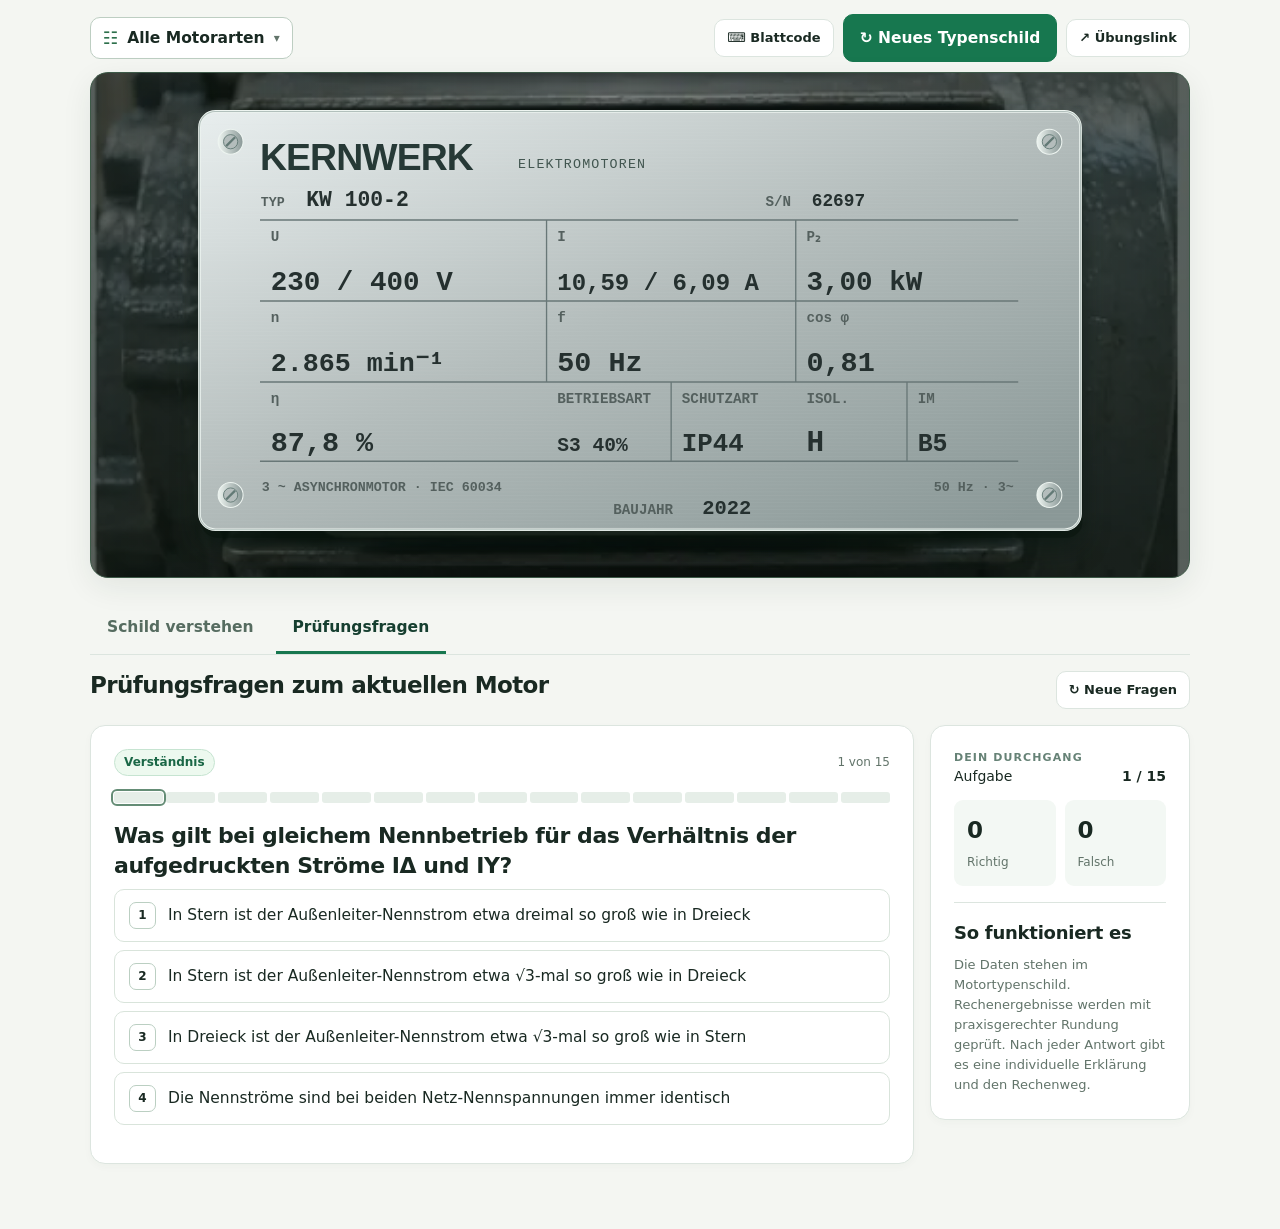
<file: v1.1.0/index.html>
<!doctype html>
<html lang="de">
<head>
<meta charset="utf-8">
<meta name="viewport" content="width=device-width, initial-scale=1">
<meta name="theme-color" content="#14251f">
<link rel="icon" href="data:image/svg+xml,%3Csvg xmlns='http://www.w3.org/2000/svg' viewBox='0 0 48 48'%3E%3Crect width='48' height='48' rx='10' fill='%23163f30'/%3E%3Ctext x='24' y='34' font-size='28' text-anchor='middle' fill='white'%3E%E2%9A%A1%3C/text%3E%3C/svg%3E">
<title>Motortypenschild verstehen · Lerntrainer V1.1.0</title>

<style>
:root{color-scheme:light;--ink:#192922;--mute:#62746a;--bg:#f4f6f2;--paper:#fff;--line:#dce5df;--forest:#163f30;--green:#17774f;--soft:#eaf4ed;--red:#a53624;--redbg:#fceee9;--gold:#c09537;--rad:15px}
*{box-sizing:border-box}html{scroll-behavior:smooth}body{margin:0;background:var(--bg);color:var(--ink);font:15.5px/1.55 system-ui,-apple-system,"Segoe UI",Roboto,Arial,sans-serif}button,input,select{font:inherit}button{cursor:pointer}button:focus-visible,input:focus-visible{outline:3px solid #4ca47c;outline-offset:3px}a{color:var(--green)}.wrap{width:min(1100px,calc(100% - 36px));margin:auto}.top{background:#14271e;color:#eef9f2;border-bottom:1px solid #345344}.top .wrap{min-height:69px;display:flex;align-items:center;gap:18px;justify-content:space-between}.mark{display:flex;gap:12px;align-items:center}.logo{background:#d9eee1;color:#133927;width:39px;height:39px;border-radius:10px;display:grid;place-items:center;font-weight:900;font-size:22px}.brand{font-weight:790;line-height:1.1;letter-spacing:-.4px}.brand small{display:block;font-size:11px;font-weight:500;letter-spacing:.08em;color:#b4cbbd;margin-top:4px;text-transform:uppercase}.topbadge{border:1px solid #52715d;border-radius:100px;font-size:12px;padding:5px 12px;color:#d8e6de}
main{padding:28px 0 65px}.headline{display:flex;justify-content:space-between;align-items:flex-end;gap:20px;margin-bottom:18px}.eyebrow{font-size:12px;letter-spacing:.12em;text-transform:uppercase;font-weight:750;color:var(--green)}h1{font-size:clamp(29px,4vw,41px);line-height:1.08;letter-spacing:-1.4px;margin:6px 0 9px}h2{margin:0;font-size:23px;letter-spacing:-.6px;line-height:1.25}h3{margin:0;font-size:18px;letter-spacing:-.25px}.sub{color:var(--mute);margin:0;max-width:650px}.btn{display:inline-flex;align-items:center;justify-content:center;gap:8px;padding:11px 16px;font-weight:680;border-radius:10px;border:1px solid var(--green);background:var(--green);color:white;transition:background .15s,border .15s;white-space:nowrap}.btn:hover{background:#0b5939}.btn.ghost{border-color:var(--line);background:var(--paper);color:var(--ink)}.btn.ghost:hover{border-color:#739e87;background:#f5faf6}.btn.sm{padding:8px 12px;font-size:13px}.btn:disabled{cursor:not-allowed;opacity:.5}.plate-wrap{background:radial-gradient(circle at 50% -20%,#566e60,#263c32 60%,#182d24);border:1px solid #3d5a48;border-radius:18px;padding:clamp(12px,3vw,34px);box-shadow:0 9px 30px #152b2015;position:relative;overflow:hidden}.plate-wrap:before{content:'';position:absolute;inset:0;background:repeating-linear-gradient(145deg,transparent 0 6px,#ffffff08 7px,transparent 8px 23px);pointer-events:none}.plate{position:relative;margin:auto;display:block;width:min(100%,900px);height:auto;filter:drop-shadow(0 12px 12px #0718118e);touch-action:manipulation}.plate text{user-select:none}.plate .field{cursor:pointer;outline:none}.plate .field .hit{fill:transparent;stroke:transparent;stroke-width:2}.plate .field:hover .hit,.plate .field:focus .hit{fill:#bfe0cb2a;stroke:#397a5c;stroke-width:2}.plate .field.active .hit{fill:#d8f7e250;stroke:#0a7850;stroke-width:2.6}.plate .field:focus-visible .hit{stroke:#e4952c;stroke-width:3}.plate text.stamp{font-family:Consolas,Menlo,monospace;fill:#25302f;font-weight:740}.plate text.label{font-family:Consolas,Menlo,monospace;fill:#54605e;font-weight:640}.plate .rule{stroke:#7d8787;stroke-width:1}.plate .fine{stroke:#a8b0af;stroke-width:.8}.plate-head{display:flex;justify-content:space-between;gap:10px;align-items:center;margin-top:13px;color:#d6e7da;font-size:12.5px}.plate-head .hint{display:flex;gap:8px;align-items:center}.plate-head .hint i{display:inline-flex;width:19px;height:19px;align-items:center;justify-content:center;border:1px solid #b4d6c5;border-radius:100%;font-style:normal;font-weight:700}.meta-tags{display:flex;gap:8px;flex-wrap:wrap}.meta-tags span{border:1px solid #648574;border-radius:100px;padding:3px 10px}.tabs{display:flex;gap:5px;margin:25px 0 16px;border-bottom:1px solid var(--line)}.tab{padding:12px 17px;border:none;border-bottom:3px solid transparent;color:#566c60;background:none;font-weight:720}.tab[aria-selected=true]{border-color:var(--green);color:var(--forest)}.tab:hover{color:#17774f}.panel{display:none}.panel.on{display:block}.learning{display:grid;grid-template-columns:minmax(0,.94fr) minmax(0,1.06fr);gap:16px}.card{background:var(--paper);border:1px solid var(--line);border-radius:var(--rad);padding:23px;box-shadow:0 3px 8px #24453307}.card h2{margin-bottom:9px}.card h3{margin-bottom:8px}.muted{color:var(--mute)}.minilabel{font-size:11px;letter-spacing:.1em;text-transform:uppercase;color:#668276;font-weight:850}.selected-kicker{display:flex;gap:10px;align-items:center;margin-bottom:10px}.pill{display:inline-flex;border:1px solid #c6e4d1;background:#edf9ef;color:#1a6746;border-radius:100px;padding:3px 9px;font-weight:770;font-size:12px}.bigvalue{font:780 30px/1.2 ui-monospace,Consolas,monospace;letter-spacing:-.9px;margin:6px 0 14px;overflow-wrap:anywhere}.info-text p{margin:0 0 11px}.math{padding:12px 15px;border:1px solid #d9e6dc;border-radius:9px;background:#f6faf7;font:650 15px/1.7 ui-monospace,Consolas,monospace;overflow-wrap:anywhere;white-space:pre-line}.note{border-left:3px solid var(--gold);background:#fffaf0;border-radius:6px;padding:10px 13px;margin-top:14px;font-size:14px}.field-nav{display:grid;grid-template-columns:repeat(2,minmax(0,1fr));gap:8px;margin-top:17px}.fieldbtn{background:#fff;text-align:left;border:1px solid var(--line);border-radius:9px;padding:11px 12px;min-height:55px}.fieldbtn:hover{border-color:#5d9a75}.fieldbtn[aria-pressed=true]{background:var(--soft);border-color:#438a62}.fieldbtn b{display:block;font-size:13px}.fieldbtn small{display:block;color:var(--mute);font-size:12px}.quick{display:grid;gap:10px}.quick-item{display:flex;gap:11px}.quicknum{display:grid;place-items:center;flex:none;width:27px;height:27px;background:var(--soft);color:var(--green);border-radius:8px;font-weight:800;font-size:13px}.quick-item p{margin:1px 0 0;color:var(--mute);font-size:13.5px}.divider{height:1px;background:var(--line);margin:17px 0}.formula-stack{display:grid;gap:8px}.formula-line{display:flex;justify-content:space-between;gap:12px;align-items:center;border:1px solid var(--line);border-radius:9px;padding:9px 12px}.formula-line .name{font-size:12px;color:var(--mute)}.formula-line .val{font-family:ui-monospace,Consolas,monospace;font-weight:720;text-align:right;font-size:13px}
.quizhead{display:flex;align-items:start;justify-content:space-between;gap:15px;margin-bottom:16px}.quizhead p{margin:6px 0 0;color:var(--mute)}.quizframe{display:grid;grid-template-columns:1fr 260px;gap:16px;align-items:start}.progress{background:#e6eee8;height:8px;border-radius:100px;overflow:hidden;margin:16px 0 12px}.progress i{display:block;background:var(--green);height:100%;width:0;transition:width .2s}.qtop{display:flex;gap:8px;justify-content:space-between;align-items:center}.qtitle{font-size:22px;letter-spacing:-.45px;line-height:1.36;margin:18px 0}.choices{display:grid;gap:8px}.choice{display:flex;text-align:left;align-items:center;gap:12px;width:100%;border:1.5px solid #d9e4db;border-radius:10px;background:white;padding:12px 14px;color:var(--ink)}.choice:hover:not(:disabled){border-color:#4d9d73;background:#f7fbf8}.choice:disabled{cursor:default}.choice .idx{flex:none;display:grid;place-items:center;width:27px;height:27px;border:1px solid #bbcfc2;border-radius:7px;font-weight:780;font-size:12px}.choice.correct{border-color:#199364;background:#eaf8f0}.choice.wrong{border-color:#c05b46;background:#fff1ed}.answerbox{display:grid;gap:8px;max-width:385px}.answerbox label{color:var(--mute);font-size:13px}.inp-row{display:flex;align-items:center;gap:10px}.numberin{font-size:19px;width:min(205px,65%);padding:11px 12px;border:1px solid #b9cbbf;border-radius:9px;color:var(--ink)}.unit{font-weight:720}.feedback{border:1px solid #a0d4b4;background:#effaf3;padding:16px;border-radius:11px;margin-top:15px;display:grid;gap:6px}.feedback.bad{border-color:#e9b3a3;background:var(--redbg)}.feedback .ft{font-size:16px;font-weight:800;color:#14663c}.feedback.bad .ft{color:var(--red)}.feedback p{margin:0}.feedback .step{padding:10px 12px;background:#ffffffbd;border-radius:7px;font:600 13px/1.6 ui-monospace,Consolas,monospace;white-space:pre-line;overflow-wrap:anywhere}.qactions{display:flex;align-items:center;gap:10px;flex-wrap:wrap;margin-top:15px}.smallstat{display:grid;gap:12px}.statline{display:flex;justify-content:space-between;align-items:center;gap:10px;font-size:14px}.statline b{font-variant-numeric:tabular-nums}.statblocks{display:grid;grid-template-columns:1fr 1fr;gap:9px}.sstat{padding:13px;border-radius:9px;background:#f3f8f4}.sstat strong{display:block;font-size:23px}.sstat span{color:var(--mute);font-size:12px}.quizside hr{border:0;border-top:1px solid var(--line);margin:16px 0}.quizside p{margin:0;color:var(--mute);font-size:13px}.qdone{text-align:center;padding:25px 10px}.qdone .score{font-size:49px;font-weight:870;color:var(--green);line-height:1.3}.qdone .review{display:grid;gap:7px;text-align:left;margin-top:20px}.review-item{display:flex;gap:9px;padding:10px 12px;background:#f5f8f6;border:1px solid var(--line);border-radius:8px}.review-item strong{color:#1e6c46}.review-item.bad strong{color:var(--red)}.footer{margin-top:25px;text-align:center;color:#748578;font-size:12px}.status{min-height:24px;opacity:0;transition:opacity .1s}.status.show{opacity:1}.helpbox{font-size:13px;color:var(--mute);margin-top:12px}.helpbox details{margin-top:7px;border:1px solid var(--line);border-radius:8px;padding:9px 12px}.helpbox summary{cursor:pointer;font-weight:650;color:var(--forest)}.helpbox p{margin:8px 0 0}.tipfloat{position:fixed;z-index:10;pointer-events:none;background:#142e21;color:#fff;max-width:260px;font-size:12px;padding:9px 12px;border-radius:9px;box-shadow:0 5px 15px #0003;display:none}.tipfloat.show{display:block}
@media(max-width:800px){.learning,.quizframe{grid-template-columns:1fr}.quizside{order:-1}.quizside .smallstat{display:flex;gap:12px;align-items:center;justify-content:space-between}.quizside hr,.quizside .quiz-note{display:none}.statblocks{min-width:175px}.quizside{padding:13px 16px}.headline{align-items:flex-start}.plate-wrap{padding:13px}.plate-head .meta-tags{display:none}}
@media(max-width:560px){.wrap{width:calc(100% - 24px)}main{padding:22px 0 45px}.top .wrap{min-height:60px}.topbadge{display:none}.headline{display:block}.headline .btn{margin-top:14px}.plate-wrap{border-radius:12px;padding:8px}.plate-head{padding:0 7px 5px;line-height:1.4}.plate .stamp,.plate .label{paint-order:stroke}.tab{flex:1;padding:11px 8px;font-size:14px}.card{padding:16px}.field-nav{gap:7px}.fieldbtn{padding:9px}.fieldbtn b{font-size:12px}.fieldbtn small{font-size:11px}.qtitle{font-size:19px}.quizhead{display:block}.quizhead .btn{margin-top:10px}.quizside .smallstat{display:block}.quizside .statblocks{margin-top:8px}.plate{min-width:0}.bigvalue{font-size:25px}.plate-head .hint{font-size:11px}}
@media(prefers-reduced-motion:reduce){*,*:before,*:after{scroll-behavior:auto!important;transition:none!important}}

/* Unterschiedliche Gravur- und Druckstile der fiktiven Hersteller */
.plate .frame-lines .rule{stroke:#687777;stroke-width:1.5}
.plate text.maker{font-family:Arial,"Segoe UI",sans-serif;fill:#263936;font-weight:850}
.plate text.submaker{font-family:Consolas,monospace;fill:#425650}
.plate.theme-blue text.stamp,.plate.theme-blue text.maker,.plate.theme-blue text.submaker{fill:#e9f6fb}
.plate.theme-blue text.label{fill:#c2d6e0}
.plate.theme-blue .frame-lines .rule{stroke:#87a8b8}
.plate.theme-blue .field:hover .hit,.plate.theme-blue .field.active .hit{fill:#def9ff25;stroke:#a9ecf1}
.plate.theme-graphite text.stamp,.plate.theme-graphite text.maker{fill:#eee5c9}
.plate.theme-graphite text.label,.plate.theme-graphite text.submaker{fill:#d3d4ca}
.plate.theme-graphite .frame-lines .rule{stroke:#929e9d}
.plate.theme-graphite .field:hover .hit,.plate.theme-graphite .field.active .hit{fill:#ffe6a525;stroke:#e4b86b}
.plate.theme-brass text.stamp,.plate.theme-brass text.maker{fill:#3f3425}
.plate.theme-brass text.label,.plate.theme-brass text.submaker{fill:#5f4b30}
.plate.theme-brass .frame-lines .rule{stroke:#796549}
.plate.theme-white text.stamp,.plate.theme-white text.maker{fill:#234651}
.plate.theme-white text.label,.plate.theme-white text.submaker{fill:#52747d}
.plate.theme-white .frame-lines .rule{stroke:#849fa5}

/* Typenschild-Vielfalt: Formate, Oberflächen, Schrifttypen */
.plate.theme-silver{max-width:890px}
.plate.theme-blue{max-width:970px}
.plate.theme-graphite{max-width:850px}
.plate.theme-brass{max-width:805px}
.plate.theme-white{max-width:935px}
.plate.theme-brass text.stamp{font-family:Georgia,"Times New Roman",serif;font-weight:700;letter-spacing:.35px}
.plate.theme-brass text.maker{font-family:Georgia,"Times New Roman",serif;font-style:italic;font-weight:900;letter-spacing:1.2px}
.plate.theme-blue text.stamp{font-family:"Arial Narrow","Liberation Sans Narrow",Arial,sans-serif;font-weight:850;letter-spacing:.25px}
.plate.theme-blue text.maker{font-family:Impact,"Arial Narrow",Arial,sans-serif;letter-spacing:2.2px;font-weight:800}
.plate.theme-graphite text.stamp{font-family:"Courier New",ui-monospace,monospace;font-weight:700;letter-spacing:.45px}
.plate.theme-graphite text.maker{font-family:Verdana,"DejaVu Sans",sans-serif;font-weight:900}
.plate.theme-white text.stamp{font-family:"Trebuchet MS","Segoe UI",sans-serif;font-weight:750}
.plate.theme-white text.maker{font-family:"Trebuchet MS","Segoe UI",sans-serif;letter-spacing:1.2px}
.plate-wrap.quiz-view .plate .field{cursor:default;pointer-events:none}
.plate-wrap.quiz-view .plate .field.active .hit{fill:transparent;stroke:transparent}
.math{white-space:normal;font-family:system-ui,sans-serif;display:grid;gap:9px;padding:15px}
.math-formula{width:100%;overflow-x:auto;text-align:center;padding:6px 2px}
.math-formula math{font-size:clamp(19px,2.1vw,26px);color:#1a382b;margin:auto}
.math-work{border-top:1px solid #dce7df;padding:10px 3px 0;color:#4a6856;font:500 12.5px/1.6 ui-monospace,Consolas,monospace;white-space:pre-line;overflow-wrap:anywhere}
.formula-line .val{font-size:15px;min-width:42%}
.formula-line math{font-size:17px}
.reference{margin-top:15px;border-top:1px solid var(--line);padding-top:14px;display:grid;gap:10px}
.reference h3{font-size:17px;margin:0}
.reference p{margin:0;color:#52675a;font-size:13px}
.ref-table-wrap{overflow-x:auto;border:1px solid var(--line);border-radius:9px}
.ref-table{width:100%;border-collapse:collapse;min-width:300px;font-size:13px;line-height:1.45}
.ref-table th{background:#edf3ee;font-size:12px;color:#44584b;font-weight:750;text-align:left}
.ref-table td,.ref-table th{padding:9px 10px;border-bottom:1px solid #e1e9e3;vertical-align:top}
.ref-table tbody tr:last-child td{border-bottom:0}
.ref-table tr.current td{background:#eaf6ee;font-weight:680}
.ref-table .caption-cell{font-size:12px;color:#637569}
@media(max-width:560px){.math-formula math{font-size:19px}.ref-table td,.ref-table th{padding:7px 8px;font-size:12px}.formula-line{align-items:flex-start;flex-wrap:wrap}}


/* Reduzierter Einstieg: Das Typenschild ist der Aufmacher. */
main.wrap{padding-top:14px}
.plate-actions{display:flex;justify-content:flex-end;margin-bottom:10px}
.plate-wrap{padding-bottom:clamp(12px,3vw,34px)}
/* Gleichungsarten und Einheiten sind nicht austauschbar. */
.formula-line.torque-formula{display:grid;grid-template-columns:minmax(0,1fr);gap:8px;align-items:stretch}
.formula-line.torque-formula .val{text-align:left;font-size:15px;overflow-x:auto}
.formula-unit{font-size:12.5px;line-height:1.5;color:var(--mute)}
.numeric-formula{background:#f2f7f1;border:1px solid #c5d8c8;border-left:4px solid #36895a;padding:12px 13px;border-radius:8px;display:grid;gap:7px}
.numeric-formula strong{font-size:13px;color:#195838}
.numeric-formula .formula-unit{color:#2c4f3b}


/* Gealterte Typenschilder: unregelmäßige Oberflächen, abweichende Gravur und Proportionen. */
.plate.theme-agedCopper{max-width:780px}
.plate.theme-agedIron{max-width:840px}
.plate.theme-agedEnamel{max-width:920px}
.plate.theme-agedCopper text.stamp,.plate.theme-agedCopper text.maker{font-family:Georgia,'Times New Roman',serif;fill:#2c1c0c;font-weight:800;letter-spacing:.15px}
.plate.theme-agedCopper text.label,.plate.theme-agedCopper text.submaker{font-family:Georgia,serif;fill:#49341b}
.plate.theme-agedCopper .frame-lines .rule{stroke:#674624;stroke-width:2}
.plate.theme-agedIron text.stamp,.plate.theme-agedIron text.maker{font-family:'Courier New',monospace;fill:#191f1f;font-weight:900;letter-spacing:-.4px}
.plate.theme-agedIron text.label,.plate.theme-agedIron text.submaker{fill:#26302f}
.plate.theme-agedIron .frame-lines .rule{stroke:#555e5a;stroke-width:2}
.plate.theme-agedEnamel text.stamp,.plate.theme-agedEnamel text.maker{font-family:'Trebuchet MS',Arial,sans-serif;fill:#403b2e;font-weight:800}
.plate.theme-agedEnamel text.label,.plate.theme-agedEnamel text.submaker{fill:#665e4d}
.plate.theme-agedEnamel .frame-lines .rule{stroke:#897d65;stroke-width:1.8}
.plate.theme-agedCopper .field:hover .hit,.plate.theme-agedIron .field:hover .hit,.plate.theme-agedEnamel .field:hover .hit{stroke:#e29c36;fill:#ffec9630}


/* Strompfade als SVG-Motorwicklungen statt Widerstandssymbolen */
.connection-diagrams{margin-top:17px;display:grid;grid-template-columns:repeat(2,minmax(0,1fr));gap:12px}
.connection-diagram{margin:0;background:#f8fbf9;border:1px solid #dce7df;border-radius:11px;padding:12px;min-width:0}
.connection-diagram figcaption{font-size:14px;font-weight:780;color:#214534;margin:0 0 6px}
.connection-diagram svg{display:block;width:100%;height:auto;max-height:240px}
.connection-diagram .lead{stroke:#314b40;stroke-width:3;stroke-linecap:round;fill:none}
.connection-diagram .coil{stroke:#17774f;stroke-width:3.4;stroke-linecap:round;stroke-linejoin:round;fill:none}
.connection-diagram .terminal{fill:#1b694a}
.connection-diagram .lab{fill:#2c5140;font:700 15px system-ui,sans-serif}
.connection-diagram .sub-lab{fill:#61786c;font:13px system-ui,sans-serif}
.connection-diagram p{margin:5px 0 0;color:#596e60;font-size:12.5px}
@media(max-width:740px){.connection-diagrams{grid-template-columns:1fr}.connection-diagram svg{max-height:205px}}

.sr-only{position:absolute!important;width:1px!important;height:1px!important;padding:0!important;margin:-1px!important;overflow:hidden!important;clip:rect(0,0,0,0)!important;white-space:nowrap!important;border:0!important}

/* Einfache zweireihige Motorklemmbretter, getrennt von den Wicklungsschaltbildern. */
.connection-group{display:grid;align-content:start;gap:12px;min-width:0}
.connection-group .connection-diagram{height:100%}
.connection-diagram .terminal-board{max-height:230px}
.connection-diagram .terminal-tag{fill:#25322a;font:650 14px system-ui,sans-serif}
.connection-diagram .terminal-phase{fill:#25322a;font:750 18px system-ui,sans-serif}
.terminal-figure{background:#fffdf9}
/* V19: kompakte und barrierearm bedienbare Mehrfachauswahl für Motorarten. */
.plate-actions{display:flex;align-items:center;justify-content:flex-end;gap:9px;flex-wrap:wrap;margin-bottom:10px}
.motor-filter{position:relative;margin-right:auto;min-width:0}
.motor-filter-trigger{display:inline-flex;align-items:center;gap:9px;background:#fff;color:#192922;border:1px solid #bdcec2;border-radius:10px;padding:10px 12px;font-weight:700;max-width:100%;text-align:left;line-height:1.35}
.motor-filter-trigger:hover,.motor-filter-trigger[aria-expanded=true]{background:#f5faf6;border-color:#4e9270}
.motor-filter-trigger .filter-icon{font-size:17px;line-height:1;color:#2d704b}
.motor-filter-trigger .filter-text{overflow:hidden;text-overflow:ellipsis;white-space:nowrap}
.motor-filter-trigger .filter-chevron{margin-left:auto;font-size:12px;color:#62746a}
.motor-filter-popover{position:absolute;top:calc(100% + 7px);left:0;z-index:30;width:min(308px,calc(100vw - 24px));background:#fff;border:1px solid #cad8cd;border-radius:13px;padding:14px;box-shadow:0 15px 40px #102b1b30;color:#192922}
.motor-filter-popover[hidden]{display:none}
.motor-filter-popover h3{font-size:15px;margin:0 0 11px}
.motor-filter-list{display:grid;gap:3px}
.motor-filter-item{display:flex;gap:10px;align-items:flex-start;padding:9px 7px;border-radius:8px;font-size:13.5px;line-height:1.45;cursor:pointer}
.motor-filter-item:hover{background:#edf5ef}
.motor-filter-item input{accent-color:#17774f;width:18px;height:18px;flex:none;margin:1px 0 0;cursor:pointer}
.motor-filter-item input:focus-visible{outline:3px solid #4ca47c;outline-offset:2px}
.motor-filter-item input:disabled{cursor:not-allowed}
.motor-filter-actions{display:flex;align-items:center;justify-content:space-between;gap:8px;margin-top:12px;padding-top:12px;border-top:1px solid #e1e8e2}
.motor-filter-actions .btn{padding:8px 12px;font-size:13px}
.motor-filter-actions .btn:focus-visible{outline:3px solid #4ca47c;outline-offset:2px}
@media(max-width:680px){.plate-actions{display:flex;flex-wrap:wrap;gap:8px}.motor-filter{flex:1 0 100%;margin-right:0}.motor-filter-trigger{max-width:100%;width:100%}.plate-actions #newMotor{white-space:normal;flex:1 1 auto}.plate-actions #shareMotor{flex:0 1 auto}}
@media(max-width:340px){.plate-actions #shareMotor{flex:1 1 100%}}
/* V15: Der Fortschritt zeigt jede Antwort einzeln, statt alle Fortschritte grün einzufärben. */
.progress{display:flex;align-items:stretch;gap:3px;height:11px;background:none;overflow:visible;margin:16px 0 12px}
.progress .progress-segment{display:block;flex:1;min-width:0;border-radius:3px;background:#e6eee8;transition:background .15s}
.progress .progress-segment.right{background:#188757}
.progress .progress-segment.wrong{background:#c24837}
.progress .progress-segment.active{outline:2px solid #658d76;outline-offset:1px}
.progress.summary-progress{margin:20px auto 12px;max-width:550px;height:14px}
.progress-legend{display:flex;justify-content:center;gap:15px;flex-wrap:wrap;color:#62746a;font-size:12px;margin:2px 0 14px}
.progress-legend span{display:inline-flex;align-items:center;gap:6px}
.progress-legend i{width:11px;height:11px;display:inline-block;border-radius:3px;background:#e6eee8}
.progress-legend .right{background:#188757}.progress-legend .wrong{background:#c24837}
.review-detail{text-align:left;border:1px solid #e2c2b8;background:#fff8f5;border-radius:10px;padding:12px 14px;margin-top:10px}
.review-detail summary{cursor:pointer;color:#803426;font-weight:700;line-height:1.5}
.review-detail[open] summary{margin-bottom:12px}
.review-detail .feedback{margin-top:10px}
.review-detail .user-answer{font-size:13px;color:#4f6054;margin:0 0 8px}
.review-detail .user-answer strong{color:#26382d}
.year-overview{margin-top:16px}
.year-overview .ref-table{min-width:260px}
.year-overview details{border:1px solid var(--line);border-radius:9px;padding:11px 13px;margin-top:10px;background:#f8fbf8}
.year-overview summary{font-weight:730;cursor:pointer;color:#174c34}
.year-overview details p{margin:9px 0 0}
.year-overview .sources{font-size:12px;margin-top:11px}

/* V18: mobile Schildansicht nur auf kleinen Bildschirmen, kein Desktop-Zoom. */
.mobile-plate-trigger{display:none}
#plateModal{padding:0;border:1px solid #b9cec0;border-radius:14px;background:#f3f6f3;color:#1b3226;box-shadow:0 25px 85px #0007;width:min(98vw,1100px);max-width:98vw;max-height:92dvh}
#plateModal::backdrop{background:#0c1812bd}
.modal-head{display:flex;gap:12px;align-items:center;justify-content:space-between;padding:12px 15px;background:#fff;border-bottom:1px solid #dce5df}
.modal-head strong{font-size:15px}
.modal-scroll{overflow:auto;max-height:calc(92dvh - 105px);padding:12px;touch-action:pan-x pan-y}
.modal-scroll .plate{display:block;width:950px;max-width:none;height:auto;margin:auto;filter:none}
.modal-help{font-size:12px;color:#61756b;margin:0;padding:4px 14px 12px}
.share-state{font-size:12px;color:#4d6e59;min-height:1em;margin-top:3px}
@media(max-width:760px){
 .mobile-plate-trigger{display:inline-flex;font-size:12px;padding:7px 10px;white-space:normal}
 .quizhead{align-items:center}
 .quizframe{display:flex;flex-direction:column}
 #questionCard{order:0;width:100%}
 .quizside{order:1;width:100%}
 .quizside .smallstat{display:flex;justify-content:space-between;gap:12px;align-items:center}
 .quizside .statblocks{min-width:160px}
 .modal-scroll .plate{width:830px}
}
@media(max-width:420px){.qtop{align-items:flex-start;flex-wrap:wrap;row-gap:7px}.modal-scroll .plate{width:780px}}
.sheet-solution-row{border-bottom:1px solid #dce5df;padding:17px 0}.sheet-solution-row h3{font-size:16px;margin:0 0 9px}.sheet-solution-row p{margin:5px 0}.sheet-solution-row pre{white-space:pre-wrap;font:13px/1.55 ui-monospace,monospace;background:#f3f7f4;padding:12px;border-radius:8px}
.code-dialog{border:1px solid #c4d5cb;border-radius:16px;padding:24px;max-width:min(430px,calc(100vw - 28px));width:100%;color:#192922;box-shadow:0 25px 70px #0004}
.code-dialog::backdrop{background:#101c16a8}.code-dialog h2{margin:0 0 9px;font-size:21px}.code-dialog p{font-size:13px;color:#526657}
.code-dialog label{display:block;font-weight:700;margin-top:16px}.code-dialog input{width:100%;border:1px solid #afc7b8;border-radius:9px;margin:6px 0 0;padding:12px;font-size:20px;letter-spacing:.08em;text-transform:uppercase}
.code-actions{display:flex;gap:9px;justify-content:flex-end;margin-top:19px}.code-dialog .code-error{color:#9f352b;min-height:1.2em}
/* V1.1.0: fotografischer Motor als Buehnenhintergrund, keine Auswirkung auf SVG-Typenschilder. */
.plate-wrap{background:linear-gradient(90deg,rgba(16,28,23,.64),rgba(18,31,28,.32),rgba(16,28,23,.64)),url("[data-uri]") center center/cover no-repeat!important}
.plate-wrap:before{background:none!important}
</style>
</head>
<body>

<main class="wrap"><div class="plate-actions">
<div class="motor-filter" id="motorFilter">
 <button type="button" class="motor-filter-trigger" id="motorFilterTrigger" aria-label="Motorarten auswählen" aria-controls="motorFilterPopover" aria-expanded="false" aria-haspopup="true"><span class="filter-icon" aria-hidden="true">☷</span><span class="filter-text" id="motorFilterText">Alle Motorarten</span><span class="filter-chevron" aria-hidden="true">▾</span></button>
 <div class="motor-filter-popover" id="motorFilterPopover" aria-label="Motorartenfilter" hidden>
  <h3>Motorarten auswählen</h3>
  <div class="motor-filter-list" role="group" aria-label="Motorarten für das nächste Typenschild">
   <label class="motor-filter-item"><input type="checkbox" data-motor-kind="standard" checked><span>Standardmotor · modern</span></label>
   <label class="motor-filter-item"><input type="checkbox" data-motor-kind="historical" checked><span>Standardmotor · historisch</span></label>
   <label class="motor-filter-item"><input type="checkbox" data-motor-kind="dahlander-delta" checked><span>Dahlander Δ/YY</span></label>
   <label class="motor-filter-item"><input type="checkbox" data-motor-kind="dahlander-star" checked><span>Dahlander Y/YY</span></label>
   <label class="motor-filter-item"><input type="checkbox" data-motor-kind="dual" checked><span>Zwei getrennte Wicklungen</span></label>
  </div>
  <div class="motor-filter-actions"><button type="button" class="btn ghost sm" id="selectAllMotorKinds">Alle auswählen</button><button type="button" class="btn sm" id="closeMotorFilter">Fertig</button></div>
 </div>
</div>
<button type="button" class="btn ghost sm" id="openWorksheetCode">⌨ Blattcode</button><button type="button" class="btn" id="newMotor">↻ Neues Typenschild</button><button type="button" class="btn ghost sm" id="shareMotor" title="Diesen Motor und den aktuellen Fragen-Durchgang per Link teilen">↗ Übungslink</button><span id="shareState" class="sr-only" role="status" aria-live="polite"></span></div>
<dialog id="worksheetCodeDialog" class="code-dialog" aria-labelledby="codeDialogTitle">
<form method="dialog" id="worksheetCodeForm"><h2 id="codeDialogTitle">Blattcode eingeben</h2>
<p>Code vom Arbeitsblatt oder vom Lösungsblatt eingeben.</p>
<label for="worksheetCodeInput">Blattcode</label><input id="worksheetCodeInput" autocomplete="off" spellcheck="false" maxlength="15" placeholder="A1-XXXX-XXXX-X" />
<p id="worksheetCodeError" role="alert" class="code-error"></p>
<div class="code-actions"><button type="button" class="btn ghost" id="cancelWorksheetCode">Abbrechen</button><button type="submit" class="btn">Öffnen</button></div></form></dialog>
<div class="plate-wrap"><svg class="plate" id="plate" viewBox="0 0 1000 490" role="group" aria-label="Motortypenschild mit technischen Nenndaten" xmlns="http://www.w3.org/2000/svg"></svg></div>
<div class="tabs" role="tablist" aria-label="Lernmodus wählen"><button type="button" id="tabLearn" class="tab" role="tab" aria-selected="false" aria-controls="learn">Schild verstehen</button><button type="button" id="tabQuiz" class="tab" role="tab" aria-selected="true" aria-controls="quiz">Prüfungsfragen</button></div>
<section id="learn" class="panel" hidden role="tabpanel" aria-labelledby="tabLearn"><div class="learning"><div class="card"><h2 id="exTitle">Die Angaben auf dem Motorschild</h2><div id="exValue" class="bigvalue">Δ / Y</div><div id="exBody" class="info-text"></div><div id="exMath"></div><div id="exDiagram"></div><div id="exNote"></div></div><div class="card"><h3>Alle Angaben entdecken</h3><div class="field-nav" id="fieldNav"></div><div class="divider"></div><h3>Die wichtigsten Formeln</h3><div class="formula-stack"><div class="formula-line"><span class="name">Aufgenommene Wirkleistung</span><span class="val" data-formula="lineP"></span></div><div class="formula-line"><span class="name">Wirkungsgrad</span><span class="val" data-formula="eta"></span></div><div class="formula-line"><span class="name">Synchrondrehzahl</span><span class="val" data-formula="ns"></span></div><div class="formula-line"><span class="name">Schlupf</span><span class="val" data-formula="slip"></span></div><div class="formula-line torque-formula">
 <span class="name">Nenndrehmoment – allgemeine physikalische Gleichung</span>
 <span class="val" data-formula="torque"></span>
 <div class="formula-unit">Mit P₂ in <b>W</b> und ω in <b>rad/s</b> erhältst du M in <b>N·m</b>.</div>
 <div class="numeric-formula">
  <strong>Zahlenwertgleichung (Tabellenbuch)</strong>
  <span class="val" data-formula="torqueNumeric"></span>
  <div class="formula-unit"><b>Achtung: Diese Form darfst du nur mit P₂ in kW und n in min⁻¹ einsetzen.</b> Das Ergebnis ist dann in N·m. Bei anderen Einheiten musst du vorher umrechnen.</div>
 </div>
</div></div><div class="helpbox">Für die Synchrondrehzahl bezeichnet <em>p</em> die Polpaarzahl. Beachte bei Zahlenwertgleichungen die ausdrücklich angegebenen Einheiten.</div></div></div></section>
<section id="quiz" class="panel on" role="tabpanel" aria-labelledby="tabQuiz"><div class="quizhead"><div><h2>Prüfungsfragen zum aktuellen Motor</h2></div><button type="button" class="btn ghost sm" id="restartQuiz">↻ Neue Fragen</button></div><div id="quizAnnouncement" class="sr-only" role="status" aria-live="polite" aria-atomic="true"></div><div class="quizframe"><div class="card" id="questionCard"></div><aside class="card quizside"><div class="smallstat"><div><div class="minilabel">Dein Durchgang</div><div class="statline"><span>Aufgabe</span><b id="qcount">1 / 15</b></div></div><div class="statblocks"><div class="sstat"><strong id="qright">0</strong><span>Richtig</span></div><div class="sstat"><strong id="qwrong">0</strong><span>Falsch</span></div></div></div><hr><div class="quiz-note"><h3>So funktioniert es</h3><p>Die Daten stehen im Motortypenschild. Rechenergebnisse werden mit praxisgerechter Rundung geprüft. Nach jeder Antwort gibt es eine individuelle Erklärung und den Rechenweg.</p></div></aside></div></section>
</main>
<div class="tipfloat" id="tip" role="tooltip"></div>
<dialog id="plateModal" aria-label="Vergrößerte Typenschildansicht">
 <div class="modal-head"><strong>Motortypenschild</strong><button class="btn ghost sm" type="button" id="closePlate">Schließen ✕</button></div>
 <div class="modal-scroll" id="modalPlateContent"></div>
 <p class="modal-help">Auf dem Smartphone nach links oder rechts verschieben, um alle Daten zu lesen. Hier werden keine Lösungen angezeigt.</p>
</dialog>

<script>
'use strict';
const $=s=>document.querySelector(s);
const SQRT3=Math.sqrt(3);
const round=(v,d=2)=>Math.round((v+Number.EPSILON)*10**d)/10**d;
const f=(v,d=2)=>Number(v).toLocaleString('de-DE',{minimumFractionDigits:d,maximumFractionDigits:d});
const fi=v=>Number(v).toLocaleString('de-DE',{maximumFractionDigits:0});
const pick=a=>a[Math.floor(Math.random()*a.length)];
const shuffled=a=>{const b=[...a];for(let i=b.length-1;i>0;i--){let j=Math.floor(Math.random()*(i+1));[b[i],b[j]]=[b[j],b[i]];}return b;};
const esc=s=>String(s).replace(/[&<>"']/g,c=>({'&':'&amp;','<':'&lt;','>':'&gt;','"':'&quot;',"'":'&#39;'}[c]));
let motor=null,serial=0,selected='volt',mode='quiz',questions=[],qIndex=0,results=[],currentResponse=null;
const powers=[.37,.55,.75,1.1,1.5,2.2,3,4,5.5,7.5,11,15];
// IEC-Achshöhen passend zu Leistung und Polzahl. Keine künstlichen +10-mm-Baugrößen.
const frameByPoles={
 2:[71,71,80,80,90,90,100,112,132,132,160,160],
 4:[71,80,80,90,90,100,100,112,132,132,160,160],
 6:[80,80,90,90,100,112,132,132,132,160,160,180],
 8:[90,90,100,100,112,132,132,160,160,160,180,200]
};
// EU-Verordnung 2019/1781, Anhang I, Tabellen 1 (IE2) und 2 (IE3), Mindesteta [%] bei 50 Hz.
// Leistungsreihe: 0,37;0,55;0,75;1,1;1,5;2,2;3;4;5,5;7,5;11;15 kW.
const efficiencyMinimum={
 IE2:{
  2:[69.5,74.1,77.4,79.6,81.3,83.2,84.6,85.8,87.0,88.1,89.4,90.3],
  4:[72.7,77.1,79.6,81.4,82.8,84.3,85.5,86.6,87.7,88.7,89.8,90.6],
  6:[67.6,73.1,75.9,78.1,79.8,81.8,83.3,84.6,86.0,87.2,88.7,89.7],
  8:[56.1,61.7,66.2,70.8,74.1,77.6,80.0,81.9,83.8,85.3,86.9,88.0]
 },
 IE3:{
  2:[73.8,77.8,80.7,82.7,84.2,85.9,87.1,88.1,89.2,90.1,91.2,91.9],
  4:[77.3,80.8,82.5,84.1,85.3,86.7,87.7,88.6,89.6,90.4,91.4,92.1],
  6:[73.5,77.2,78.9,81.0,82.5,84.3,85.6,86.8,88.0,89.1,90.3,91.2],
  8:[69.3,73.0,75.0,77.7,79.7,81.9,83.5,84.8,86.2,87.3,88.6,89.6]
 }
};
const powerFactors=[.70,.72,.74,.755,.77,.79,.805,.823,.836,.850,.858,.866];
// Nennwerte in S2/S3/S6 gelten ausschließlich für die genannte Betriebsart;
// ohne zusätzliche S1-Angabe darf daraus keine Dauerbetriebsleistung abgeleitet werden.
const modernDesigns=['silver','blue','graphite','brass','white'];
const agedDesigns=['agedCopper','agedIron','agedEnamel'];
const allDesigns=[...modernDesigns,...agedDesigns];
const insLimit={A:105,E:120,B:130,F:155,H:180};
const ipFirstMeaning={'2':'Fingerschutz; Fremdkörper ab 12,5 mm','4':'Schutz gegen Berühren mit Draht und Fremdkörper ab 1 mm','5':'staubgeschützt (kein schädigendes Eindringen)','6':'staubdicht'};
const ipSecondMeaning={'0':'kein besonderer Wasserschutz','3':'Schutz gegen Sprühwasser','4':'Schutz gegen Spritzwasser aus allen Richtungen','5':'Schutz gegen Strahlwasser','6':'Schutz gegen starkes Strahlwasser','7':'Schutz gegen zeitweiliges Untertauchen'};
const dutyMeanings={
 S1:'Dauerbetrieb bei gleichbleibender Last bis zum thermischen Beharrungszustand',
 S2:'Kurzzeitbetrieb mit festgelegter Dauer und anschließender vollständiger Abkühlung',
 S3:'periodischer Aussetzbetrieb mit Last- und Stillstandsphasen; Anlaufwärme vernachlässigbar',
 S6:'ununterbrochener periodischer Betrieb mit Last- und Leerlaufphasen ohne Stillstandsphase'
};
const dutyCode=m=>m.duty.slice(0,2);
const dutyDescription=m=>dutyMeanings[dutyCode(m)];
const digitIP=m=>m.ip.slice(2).split('');

let lastGeneratedDesign=null;
// V14a: Ein mechanischer Bemessungspunkt mit einer oder mehreren elektrischen
// Anschlussvarianten. Die verschachtelte Struktur ist die verbindliche Datenquelle;
// die Eigenschaften auf der obersten Ebene sind Kompatibilitaets-Getter fuer V13.
function createStandardModel(data){
 const {P2,poles,n,eta,cos,freq,Vd,Vy,frame,mount,ins,ip,duty,ie,design,maker,sector,monogram,year,id,historical,voltageMarking}=data;
 const P1=P2/eta;
 const deltaCurrent=P1*1000/(SQRT3*Vd*cos);
 const starCurrent=P1*1000/(SQRT3*Vy*cos);
 const stage={
   id:'single',powerKW:P2,rpm:n,poles,cosPhi:cos,efficiency:eta,
   ratings:[
     {connection:'delta',voltageV:Vd,currentA:deltaCurrent,displayCurrentA:round(deltaCurrent,2)},
     {connection:'star',voltageV:Vy,currentA:starCurrent,displayCurrentA:round(starCurrent,2)}
   ]
 };
 const m={kind:'standard',era:historical?'historical':'modern',historical,
  identity:{maker,sector,monogram,type:`${monogram} ${frame}-${poles}`,serial:id,year},
  common:{frequencyHz:freq,frame,mount,insulation:ins,protection:ip,duty,ie},
  stages:[stage],design,voltageMarking,maker,sector,monogram,
  type:`${monogram} ${frame}-${poles}`,id,year,frame,mount,ins,ip,duty,ie};
 const ratingDelta=()=>stage.ratings.find(r=>r.connection==='delta');
 const ratingStar=()=>stage.ratings.find(r=>r.connection==='star');
 const props={
  P2:()=>stage.powerKW,poles:()=>stage.poles,pairs:()=>stage.poles/2,
  ns:()=>60*m.common.frequencyHz/(stage.poles/2),n:()=>stage.rpm,
  eta:()=>stage.efficiency,cos:()=>stage.cosPhi,freq:()=>m.common.frequencyHz,
  family:()=>`${ratingDelta().voltageV}/${ratingStar().voltageV}`,
  Vd:()=>ratingDelta().voltageV,Vy:()=>ratingStar().voltageV,
  IDelta:()=>ratingDelta().currentA,IStar:()=>ratingStar().currentA,
  IDispDelta:()=>ratingDelta().displayCurrentA,IDispStar:()=>ratingStar().displayCurrentA,
  P1:()=>stage.powerKW/stage.efficiency,
  losses:()=>stage.powerKW/stage.efficiency-stage.powerKW,
  torque:()=>9550*stage.powerKW/stage.rpm,
  slip:()=>(60*m.common.frequencyHz/(stage.poles/2)-stage.rpm)/(60*m.common.frequencyHz/(stage.poles/2))
 };
 Object.defineProperties(m,Object.fromEntries(Object.entries(props).map(([name,get])=>[name,{enumerable:true,get}])));
 validateStandardModel(m);
 return m;
}
function validateStandardModel(m){
 if(m.stages.length!==1||m.stages[0].ratings.length!==2)throw Error('Standardmotor: Betriebsstufen fehlerhaft');
 if(!(m.n>0&&m.n<m.ns&&m.P2>0&&m.eta>0&&m.eta<1&&m.cos>0&&m.cos<=1))throw Error('Unplausible Nennwerte');
 if(!Number.isFinite(m.IDelta)||!Number.isFinite(m.IStar)||m.IDelta<=0||m.IStar<=0)throw Error('Ungültige Bemessungsströme');
 if(Math.abs(m.Vy/m.Vd-SQRT3)>.025)throw Error('Nennspannungen passen nicht zu Δ/Y');
 if(m.historical&&![220,380].includes(m.Vd))throw Error('Unzulässige historische Spannungsreihe');
 if(!m.historical&&![230,400].includes(m.Vd))throw Error('Unzulässige moderne Spannungsreihe');
 return true;
}
function makeStandardMotor(selection='random'){
 // Auswahlparameter optional, damit die in V13 vorhandenen automatisierten Tests weiterlaufen.
 if(typeof selection==='object'&&selection!==null)selection=selection.kind||'random';
 if(!['random','standard','historical'].includes(selection))throw Error('Unbekannte Motorauswahl: '+selection);
 // Zufall: ca. 80 % moderne und 20 % historische Standard-Asynchronmotoren.
 // Weitere Motorarten werden erst in V14b/V14c freigeschaltet.
 const requested=selection==='random'?(Math.random()<.20?'historical':'standard'):selection;
 const idx=Math.floor(Math.random()*powers.length),P2=powers[idx],poles=pick([2,4,6,8]),pairs=poles/2,ns=3000/pairs;
 const designPool=requested==='historical'?agedDesigns:allDesigns;
 const candidates=designPool.filter(d=>d!==lastGeneratedDesign);
 const design=pick(candidates.length?candidates:designPool);
 lastGeneratedDesign=design;
 const aged=agedDesigns.includes(design);
 const historical=requested==='historical';
 const year=historical?1971+Math.floor(Math.random()*16):aged?2004+Math.floor(Math.random()*7):2022+Math.floor(Math.random()*5);
 const duty=pick(aged?['S1','S1','S1','S2 30min','S3 40%','S6 40%']:
                        ['S1','S1','S1','S1','S1','S2 30min','S3 40%','S6 40%']);
 const isContinuous=duty==='S1';
 const requiredIE=P2<.75?'IE2':'IE3';
 const ie=!aged&&isContinuous?requiredIE:null;
 const minimum=efficiencyMinimum[requiredIE][poles][idx];
 const eta=aged
  ?round(Math.max(.50,(efficiencyMinimum.IE2[poles][idx]-1.2-Math.random()*2.5)/100),3)
  :round(Math.min(.965,(minimum+.3+Math.random()*.9)/100),3);
 const sizeslip=(P2<1.1?[.043,.087]:P2<4?[.025,.060]:[.015,.048]);
 const slipRaw=sizeslip[0]+Math.random()*(sizeslip[1]-sizeslip[0])+(poles>=6&&P2>=4?.010:0);
 const n=Math.round(ns*(1-slipRaw)/5)*5;
 const cos=round(Math.min(.92,Math.max(.60,powerFactors[idx]+(Math.random()-.5)*.06-(poles===8?.045:poles===6?.018:0))),2);
 const family=historical
   ? (P2>=5.5?pick(['380/660','380/660','220/380']):pick(['220/380','220/380','380/660']))
   : (P2>=5.5?'400/690':P2>=3?pick(['400/690','400/690','230/400']):pick(['230/400','400/690']));
 const [Vd,Vy]=family.split('/').map(Number);
 const frame=frameByPoles[poles][idx],mount=pick(['B3','B5','B14']);
 const ins=pick(aged?['E','B','F']:['B','F','F','H']);
 const ip=pick(aged?['IP23','IP44','IP54','IP55']:['IP44','IP54','IP55','IP55','IP65','IP66']);
 const manufacturers={
  silver:['KERNWERK','ELEKTROMOTOREN','KW'],blue:['NORDWELL','DRIVE SYSTEMS','NW'],
  graphite:['ROTEC','INDUSTRIAL MOTORS','RT'],brass:['WELLENWERK','MOTORENFABRIK','WW'],
  white:['VOLTARA','ANTRIEBSTECHNIK','VA'],
  agedCopper:['RHEINWELLE','MASCHINENFABRIK','RW'],agedIron:['ELMATOR','DREHSTROMANTRIEBE','EL'],
  agedEnamel:['HÜTTENWERK','ELEKTROMASCHINEN','HW']
 };
 const [maker,sector,monogram]=manufacturers[design];
 // Bei der Mehrzahl der Standardschilder ist Δ/Y wie in der Praxis angegeben.
 // Historische Schilder verzichten gelegentlich häufiger auf die Kennzeichnung.
 const marked=Math.random()<(historical?.70:.80);
 const voltageMarking=marked?pick(['delta-star','U-delta-star','delta-star-U']):'plain';
 return createStandardModel({P2,poles,n,eta,cos,freq:50,Vd,Vy,frame,mount,ins,ip,duty,ie,
  design,maker,sector,monogram,year,id:String(58000+Math.floor(Math.random()*9000)),historical,voltageMarking});
}

// V14: Polumschaltbare Motoren (Dahlander und zwei unabhaengige Wicklungen).
// Alle Nenndaten pro mechanischer Stufe, pro Stufe eigene elektrische ratings.
const switchVariants=['dahlander-delta','dahlander-star','dual'];
const motorWeights=[['standard',60],['historical',20],['dahlander-delta',8],['dahlander-star',7],['dual',5]];
let previousKind='';
// Die Gewichtung bleibt innerhalb jeder beliebigen Teilmenge relativ erhalten.
const allMotorKinds=motorWeights.map(([kind])=>kind);
function chooseMotorKind(allowedKinds=allMotorKinds){
 const allowed=new Set(allowedKinds);
 const weighted=motorWeights.filter(([kind])=>allowed.has(kind));
 if(!weighted.length)throw Error('Mindestens eine Motorart muss aktiviert sein');
 const sum=weighted.reduce((s,[,weight])=>s+weight,0);
 let r=Math.random()*sum;
 return weighted.find(([,weight])=>(r-=weight)<0)?.[0]||weighted[weighted.length-1][0];
}
function makeMotor(selection='random'){
 if(typeof selection==='object'&&!Array.isArray(selection)&&selection!==null)selection=selection.kind||'random';
 const allowed=selection==='random'?allMotorKinds:Array.isArray(selection)?selection:[selection];
 if(!allowed.length||allowed.some(kind=>!allMotorKinds.includes(kind)))throw Error('Unbekannte Motorauswahl');
 const resolved=allowed.length===1?allowed[0]:chooseMotorKind(allowed);
 previousKind=resolved;
 return switchVariants.includes(resolved)?makeSwitchMotor(resolved):makeStandardMotor(resolved);
}
const switchFrames=[80,90,100,112,132,160];
const switchPowers=[.37,.55,.75,.9,1.1,1.5,2.2,3,4,5.5];
const switchRatedPowers=[.55,.7,.75,.95,1.1,1.5,1.8,2.2,2.8,3,3.6,4,4.5,5.5,6,7.5,9,11,15,18.5,22,30];
const dualPairs=[[6,4],[8,6],[8,4]];
const switchMakes={
 silver:['KERNWERK','ELEKTROMOTOREN','KW'],blue:['NORDWELL','DRIVE SYSTEMS','NW'],
 graphite:['ROTEC','INDUSTRIAL MOTORS','RT'],brass:['WELLENWERK','MOTORENFABRIK','WW'],
 white:['VOLTARA','ANTRIEBSTECHNIK','VA'],agedCopper:['RHEINWELLE','MASCHINENFABRIK','RW'],
 agedIron:['ELMATOR','DREHSTROMANTRIEBE','EL'],agedEnamel:['HÜTTENWERK','ELEKTROMASCHINEN','HW']
};
function makeSwitchMotor(choice){
 const historical=Math.random() < .25;
 const designs=historical?agedDesigns:allDesigns;
 const allowed=designs.filter(d=>d!==lastGeneratedDesign);
 const design=pick(allowed.length?allowed:designs);
 lastGeneratedDesign=design;
 const [maker,sector,monogram]=switchMakes[design];
 const poles=choice==='dahlander-star'?pick([4,4,8]):choice==='dahlander-delta'?pick([4,8,8]):null;
 const polePair=choice==='dual'?pick(dualPairs):[poles,poles/2];
 const isDual=choice==='dual',isFan=choice==='dahlander-star';
 const base=pick(switchPowers),k=isDual?(1.35+Math.random()*.60):isFan?(3.65+Math.random()*.75):(1.65+Math.random()*.55);
 const targetP=base*k;
 // Höhere und niedrigere Nenndrehzahl unterscheiden sich je nach Polzahl/Schlupf.
 // Die Leistung wird aus technisch passenden Nennleistungs-Paaren gewählt, nicht
 // erst blind gerundet (sonst entstehen zufällige, unplausible Drehmomentsprünge).
 const approxSpeedRatio=polePair[0]/polePair[1];
 const momentBand=isDual?[.60,1.55]:isFan?[1.35,2.75]:[.72,1.12];
 const compatiblePowers=switchRatedPowers.filter(x=>x>base &&
    x/base/approxSpeedRatio>=momentBand[0] && x/base/approxSpeedRatio<=momentBand[1]);
 const highP=(compatiblePowers.length?compatiblePowers:switchRatedPowers.filter(x=>x>base))
    .reduce((best,x)=>Math.abs(x-targetP)<Math.abs(best-targetP)?x:best);
 const voltage=historical?380:400;
 const frame=highP>=19?200:highP>=15?180:highP>=9?160:highP>=5.5?132:highP>=3?112:highP>=1.5?100:highP>=.9?90:80;
 const mount=pick(['B3','B5','B14']),ins=pick(['B','F','F']),ip=pick(['IP44','IP54','IP55','IP55','IP65']);
 const duty='S1';
 const year=historical?1977+Math.floor(Math.random()*19):2012+Math.floor(Math.random()*15);
 const serial=String(22000+Math.floor(Math.random()*77000));
 const variant=isDual?'independent':isFan?'Y/YY':'Δ/YY';
 const stages=[base,highP].map((powerKW,i)=>{
  const nSync=120*50/polePair[i];
  const slip=.025+Math.random()*(i===0?.036:.032);
  const rpm=Math.round(nSync*(1-slip)/5)*5;
  const cosPhi=round(Math.max(.65,Math.min(.91,(i===0?.68:.79)+Math.random()*.095)),2);
  const eta=Math.min(.91,Math.max(.64,(powerKW<.8?.70:powerKW<2?.77:powerKW<5?.82:.85)+(i===1?.02:0)+(Math.random()-.5)*.035));
  const current=P2toI(powerKW,eta,voltage,cosPhi);
  return {id:i===0?'low':'high',powerKW,rpm,poles:polePair[i],cosPhi,
   efficiency:eta,ratings:[{connection:isDual?'star':isFan?(i===0?'star':'doubleStar'):(i===0?'delta':'doubleStar'),
    voltageV:voltage,currentA:current,displayCurrentA:round(current,2)}]};
 });
 const m={kind:isDual?'dual':'dahlander',variant,design,historical,
  identity:{maker,sector,monogram,type:`${monogram} ${frame} ${polePair[0]}-${polePair[1]}`,serial,year},
  common:{frequencyHz:50,frame,mount,insulation:ins,protection:ip,duty,ie:null},
  stages, maker,sector,monogram,type:`${monogram} ${frame} ${polePair[0]}-${polePair[1]}`,
  id:serial,year,frame,mount,ins,ip,duty,ie:null,voltageMarking:'switch',freq:50};
 // Bei polumschaltbaren Motoren sind Stufenwerte ausschließlich über stages[]
 // verfügbar. Ein pauschales m.P2 oder m.n würde stillschweigend die erste Stufe
 // verwenden und die zweite Stufe in späteren Features leicht verfälschen.
 validateSwitchMotor(m);return m;
}
function P2toI(powerKW,efficiency,U,cosPhi){return powerKW*1000/(SQRT3*U*cosPhi*efficiency);}
function validateSwitchMotor(m){
 if(m.stages.length!==2||m.stages.some(x=>x.ratings.length!==1))throw Error('Mehrdrehzahlmotor: fehlerhafte Stufen');
 if(m.kind==='dahlander'&&m.stages[0].poles!==2*m.stages[1].poles)throw Error('Dahlander Polzahlverhaeltnis');
 for(const s of m.stages){
  const r=s.ratings[0],syn=120*m.freq/s.poles;
  if(!(s.powerKW>0&&s.rpm>0&&s.rpm<syn&&s.cosPhi>.5&&s.cosPhi<1&&s.efficiency>.50&&s.efficiency<1))throw Error('Mehrdrehzahlmotor: unplausible Mechanik');
  if(!(r.currentA>0&&r.displayCurrentA>0&&Math.abs(r.currentA-P2toI(s.powerKW,s.efficiency,r.voltageV,s.cosPhi))<1e-8))throw Error('Mehrdrehzahlmotor: Strom fehlerhaft');
  const p1Visible=SQRT3*r.voltageV*r.displayCurrentA*s.cosPhi/1000;
  if(!(p1Visible>s.powerKW&&p1Visible/s.powerKW<1.65))throw Error('Mehrdrehzahlmotor: Rundung/Leistung inkonsistent');
 }
 const tLow=9550*m.stages[0].powerKW/m.stages[0].rpm;
 const tHigh=9550*m.stages[1].powerKW/m.stages[1].rpm;
 const ratio=tHigh/tLow;
 const band=m.kind==='dual'?[.55,1.65]:m.variant==='Y/YY'?[1.25,2.95]:[.65,1.22];
 if(ratio<band[0]||ratio>band[1])throw Error('Mehrdrehzahlmotor: unplausibles Drehmomentverhältnis '+ratio);
 if(m.kind==='dual'&&!m.stages.every(s=>s.ratings[0].connection==='star'))throw Error('Getrennte Wicklungen Y/Y');
 if(m.kind==='dahlander'&&m.stages[1].ratings[0].connection!=='doubleStar')throw Error('Dahlander YY');
 return true;
}
const multiFieldKeys=['motorType','connection','volt','power','current','rpm','cos','frequency','winding','torque','duty','ip','ins','mount','year'];
const multVal=(m,key)=>{
 const [a,b]=m.stages,rs=m.stages.map(s=>s.ratings[0]);
 const pair=(x,y,dec=2)=>`${f(x,dec)} / ${f(y,dec)}`;
 const map={motorType:m.kind==='dual'?'Zwei getrennte Wicklungen':`Dahlandermotor ${m.variant}`,connection:m.kind==='dual'?'Y/Y':m.variant,volt:`${rs[0].voltageV} V`,
  power:pair(a.powerKW,b.powerKW)+' kW',current:pair(rs[0].displayCurrentA,rs[1].displayCurrentA)+' A',
  rpm:`${fi(a.rpm)} / ${fi(b.rpm)} min⁻¹`,cos:pair(a.cosPhi,b.cosPhi),frequency:`${m.freq} Hz`,
  winding:m.kind==='dual'?'2 unabhängig':'1 polumschaltbar',
  torque:pair(9550*a.powerKW/a.rpm,9550*b.powerKW/b.rpm)+' N·m',
  duty:m.duty,ip:m.ip,ins:`Kl. ${m.ins}`,mount:`IM ${m.mount}`,year:String(m.year)};
 return map[key]||'–';
};
const multiFields={
 motorType:{name:'Motorart erkennen',body:m=>m.kind==='dual'
  ?'<p>Das aktuelle Typenschild gehört zu einem <b>polumschaltbaren Drehstrom-Asynchronmotor mit zwei getrennten Statorwicklungen</b>. Jede Wicklung besitzt eine eigene Polzahl und eigene Bemessungswerte; jeweils nur eines der beiden Wicklungssysteme wird gespeist.</p><p>Die Kennzeichnung <b>Y/Y</b> beschreibt hier die Sternschaltung beider Wicklungssysteme. Im Gegensatz zum Dahlandermotor wird nicht eine gemeinsame Wicklung umgeschaltet. Das Verhältnis der Nenndrehzahlen muss daher nicht 1:2 betragen.</p>'
  :`<p>Das aktuelle Typenschild gehört zu einem <b>Dahlandermotor</b>, also einem polumschaltbaren Drehstrom-Asynchronmotor mit <b>einer gemeinsamen umschaltbaren Statorwicklung</b>.</p><p>Die Kennzeichnung <b>${m.variant}</b> steht für die beiden Schaltungen bei niedriger und hoher Drehzahl. Durch die Umschaltung halbiert sich die Polzahl; deshalb steigt die synchrone Drehzahl auf das Doppelte. Die Nenndrehzahlen weichen wegen des Schlupfs etwas vom exakten Verhältnis 1:2 ab.</p><p>${m.variant==='Δ/YY'?'Die Ausführung Δ/YY eignet sich typischerweise für annähernd konstantes Lastmoment.':'Die Ausführung Y/YY ist für typische Lüfter- und Pumpenanwendungen vorgesehen.'} Es handelt sich <b>nicht</b> um einen gewöhnlichen Stern-Dreieck-Anlauf.</p>`,
  note:()=> 'Die Motorklassifikation wird im Lernmodus erklärt; im Prüfungsmodus soll sie aus den Typenschildangaben erschlossen werden. Bei echten Maschinen gelten Typenbezeichnung und Herstellerunterlagen.'},
 connection:{name:'Schaltungskennzeichnung',body:m=>m.kind==='dual'
  ?'<p>Y/Y kennzeichnet in diesem Beispiel zwei voneinander unabhängige Drehstromwicklungen mit eigenen Bemessungsdaten. Beide sind in Stern verschaltet; jeweils nur eine Wicklung wird gespeist.</p><p>Das ist kein Stern-Dreieck-Anlauf und keine Dahlanderwicklung.</p>'
  :`<p><b>${m.variant}</b> kennzeichnet die Verschaltung derselben, umschaltbaren Statorwicklung: links niedrige, rechts hohe Drehzahl. Die schnellere Stufe arbeitet in Doppelstern (YY).</p><p>${m.variant==='Δ/YY'?'Die typische Δ/YY-Ausführung eignet sich für etwa konstantes Lastmoment.':'Die typische Y/YY-Ausführung wird bei Lüfter- und Pumpenanwendungen eingesetzt.'} Beide Stufen sind unterschiedliche Bemessungspunkte und kein Stern-Dreieck-Anlauf.</p>`,
 note:m=>'Die Schaltungskennzeichnung ist mit den Betriebsdaten gekoppelt. Bei echten Motoren ist zusätzlich der Herstelleranschlussplan verbindlich.'},
 volt:{name:'Bemessungsspannung',body:m=>`<p>Die Schaltungskennzeichnung steht auf diesem Typenschild direkt bei der Spannung. Beide Drehzahlstufen sind für eine Außenleiterspannung von ${m.stages[0].ratings[0].voltageV} V ausgelegt. Ein einzelner Spannungswert bedeutet hier nicht automatisch, dass der Motor im üblichen Stern-Dreieck-Anlauf betrieben werden darf.</p>`,note:()=> 'Spannung, Stufenschaltung und mechanische Nenndaten sind zusammen zu betrachten.'},
 power:{name:'Mechanische Nennleistungen',body:m=>`<p>Die beiden P₂-Werte gehören zu <b>verschiedenen Drehzahlstufen</b>. Links: ${f(m.stages[0].powerKW)} kW, rechts: ${f(m.stages[1].powerKW)} kW. P₂ ist jeweils die mechanische Abgabeleistung an der Welle.</p>`,note:()=> 'Aus einem Leistungsverhältnis allein lässt sich die Wicklungsbauart nicht sicher identifizieren.'},
 current:{name:'Bemessungsströme',body:m=>`<p>Die angegebenen Werte sind Außenleiterströme bei Nennlast der jeweiligen Stufe. Niedrige Drehzahl: ${f(m.stages[0].ratings[0].displayCurrentA)} A. Hohe Drehzahl: ${f(m.stages[1].ratings[0].displayCurrentA)} A.</p><p>Überlastschutz und Schützdimensionierung müssen zum tatsächlich versorgten Wicklungspfad passen.</p>`,note:()=> 'Nicht mit den unterschiedlichen Stromwerten einer gewöhnlichen Δ/Y-Nennspannungsangabe verwechseln.'},
 rpm:{name:'Zwei Nenndrehzahlen',body:m=>`<p>Der Motor besitzt die Nenndrehzahlen ${fi(m.stages[0].rpm)} und ${fi(m.stages[1].rpm)} min⁻¹. Bei 50 Hz entsprechen die beiden Drehfeldgeschwindigkeiten ${fi(120*m.freq/m.stages[0].poles)} und ${fi(120*m.freq/m.stages[1].poles)} min⁻¹.</p><p>Die mechanische Drehzahl liegt wegen des Schlupfs jeweils unter der Synchrondrehzahl.</p>`,note:m=>m.kind==='dual'?'Zwei unabhängige Wicklungen sind nicht auf ein Drehzahlverhältnis von 1:2 festgelegt.':'Die Dahlander-Polzahlen stehen im Verhältnis 2:1; die Nenndrehzahlen wegen des Schlupfs nur näherungsweise.'},
 cos:{name:'Leistungsfaktor cos φ',body:m=>`<p>Die beiden Leistungsfaktoren ${f(m.stages[0].cosPhi)} und ${f(m.stages[1].cosPhi)} gelten jeweils bei Nennlast der zugehörigen Drehzahlstufe.</p><p>Im sinusförmigen Drehstrombetrieb gilt P₁ = √3 · U · I · cos φ.</p>`,note:()=> 'cos φ ist nicht dasselbe wie η. Der Wirkungsgrad kann aus P₂ und P₁ näherungsweise ermittelt werden.'},
 frequency:{name:'Netzfrequenz',body:m=>`<p>Die Netzfrequenz beträgt ${m.freq} Hz. Mit der Polpaarzahl bestimmt sie die synchrone Drehfeldgeschwindigkeit: nₛ = 60 f / p.</p>`,note:()=> 'Die Polzahl ändert sich hier durch Auswahl der Wicklung oder durch Umschaltung ihrer internen Verschaltung.'},
 winding:{name:'Aufbau der Statorwicklung',body:m=>m.kind==='dual'?'<p>Der Motor besitzt zwei elektrisch getrennte Wicklungssysteme, beispielsweise mit vier und sechs Polen. Sie befinden sich im selben Stator, werden aber jeweils getrennt gespeist.</p><p>Die nicht genutzte Wicklung bleibt gemäß Anschlussplan elektrisch ungespeist; beide Stufen müssen gegeneinander verriegelt sein.</p>':'<p>Beim Dahlandermotor werden Abschnitte einer gemeinsamen Statorwicklung anders verschaltet. Dadurch verändert sich die Polzahl und die Drehzahl ungefähr im Verhältnis 1:2.</p><p>Es sind nicht zwei vollständige, voneinander getrennte Dreiphasenwicklungen.</p>',note:()=> 'Aus dem äußeren Klemmenbild allein darf die innere Wicklungsverschaltung nicht frei erfunden werden.'},
 torque:{name:'Nenndrehmoment beider Stufen',body:m=>`<p>Das Nenndrehmoment berechnet sich für jede Stufe getrennt aus deren mechanischer Leistung und Drehzahl.</p>`,note:()=> 'Die Zahlenwertgleichung M ≈ 9550 · P₂/n gilt mit P₂ in kW, n in min⁻¹ und M in N·m.'},
 duty:{name:'Betriebsart',body:m=>`<p>${m.duty} bedeutet Dauerbetrieb bis zum thermischen Beharrungszustand, jeweils mit den für die gewählte Stufe angegebenen Nennwerten.</p>`,note:()=> 'Der Motor darf nicht allein wegen der zwei Stufen dauerhaft überlastet werden.'},
 ip:{name:'Schutzart',body:m=>{const x=digitIP(m);return `<p>${m.ip}: erste Kennziffer ${x[0]} – ${ipFirstMeaning[x[0]]}; zweite Kennziffer ${x[1]} – ${ipSecondMeaning[x[1]]}.</p>`},note:()=> 'Gehäuseschutz und elektrische Schutzklasse sind nicht dasselbe.'},
 ins:{name:'Isolierstoffklasse',body:m=>`<p>Die thermische Klasse ${m.ins} des Isolationssystems entspricht einer Grenztemperatur von ${insLimit[m.ins]} °C.</p>`,note:()=> 'Diese Temperatur ist nicht gleich der zulässigen Gehäuseoberflächentemperatur.'},
 mount:{name:'Bauform',body:m=>`<p>IM ${m.mount} bezeichnet die mechanische Befestigung: ${m.mount==='B3'?'Fußbefestigung':m.mount==='B5'?'großer Montageflansch':'kleiner Montageflansch'}.</p>`,note:()=> 'Die Bauform legt weder Polzahl noch Wicklungsschaltung fest.'},
 year:{name:'Baujahr',body:m=>`<p>Das Baujahr ${m.year} gibt einen Hinweis auf die technische Generation des Motors. ${m.historical?'Die Bemessungsspannung von 380 V gehört zur früheren europäischen Netzspannungsreihe.':'Der Motor trägt die moderne Bemessungsspannung von 400 V.'}</p>`,note:()=> 'Eine abweichende Netzspannung benötigt eine gesonderte technische Beurteilung; eine pauschale Freigabe wäre unzulässig.'}
};
for(const [key,d] of Object.entries(multiFields)){
 d.value=m=>multVal(m,key);
 d.formula=m=>key==='torque'
 ?m.stages.map((s,i)=>`Stufe ${i+1}: M = 9550 · ${f(s.powerKW)} / ${fi(s.rpm)} ≈ ${f(9550*s.powerKW/s.rpm,2)} N·m`).join('\n')
 :key==='rpm'?m.stages.map((s,i)=>`Stufe ${i+1}: p = ${s.poles}/2 = ${s.poles/2} Polpaare; nₛ = 60 · ${m.freq} / ${s.poles/2} = ${fi(120*m.freq/s.poles)} min⁻¹`).join('\n')
 :key==='cos'?m.stages.map((s,i)=>`Stufe ${i+1}: P₁ = √3 · ${s.ratings[0].voltageV} · ${f(s.ratings[0].displayCurrentA)} · ${f(s.cosPhi)} / 1000 ≈ ${f(visibleInput(s),3)} kW`).join('\n')
 :'';
}
function visibleInput(s){return SQRT3*s.ratings[0].voltageV*s.ratings[0].displayCurrentA*s.cosPhi/1000;}
function getCurrentField(key){return motor?.kind!=='standard'?multiFields[key]:fns[key];}
function switchTerminalDiagram(m){
 const dual=m.kind==='dual';
 const one=(high)=>{
  const terminals=[['2U','2V','2W'],['1U','1V','1W']];
  const supplyRow=dual?(high?0:1):(high?0:1);
  const bridge=!dual&&high;
  const pins=terminals.flatMap((row,ri)=>row.map((lab,ci)=>{
    const x=75+ci*90,y=60+ri*72;
    return `<circle cx="${x}" cy="${y}" r="13" fill="#d9e8db" stroke="#235940" stroke-width="3"/><circle cx="${x}" cy="${y}" r="4" fill="#235940"/><text x="${x}" y="${y-19}" font-size="13" text-anchor="middle" fill="#223a30">${lab}</text>`;
  })).join('');
  return `<figure class="connection-diagram"><figcaption>${high?'Hohe':'Niedrige'} Drehzahl</figcaption><svg viewBox="0 0 320 205" role="img" aria-label="Klemmübersicht der ${high?'hohen':'niedrigen'} Stufe"><rect x="24" y="27" width="274" height="142" rx="9" fill="#f5eee5" stroke="#9b9b8c" stroke-width="2"/>${pins}${bridge?'<path d="M75 132 H255" stroke="#b77729" stroke-width="7" stroke-linecap="round"/>':''}${[0,1,2].map(i=>`<path d="M${75+i*90} ${supplyRow===0?60:132} v${supplyRow===0?-40:54}" stroke="#187a58" stroke-width="4"/><text x="${75+i*90}" y="${supplyRow===0?14:202}" text-anchor="middle" font-size="13" fill="#146044">L${i+1}</text>`).join('')}</svg><p>${dual?`Nur Wicklung ${high?'2':'1'} wird gespeist; andere Anschlüsse offen.`:high?'1U/1V/1W verbunden; Zuleitung an 2U/2V/2W.':'Zuleitung an 1U/1V/1W; obere Anschlüsse ungespeist.'}</p></figure>`;
 };
 return `<div class="connection-diagrams">${one(false)}${one(true)}</div><div class="note">Vereinfachtes äußeres Klemmenprinzip für die dargestellte Standardbelegung. Die innere Wicklung ist nicht eingezeichnet. Zum realen Anschluss ist ausschließlich der konkrete Herstelleranschlussplan maßgebend. Umschaltung nur mit geeigneter Verriegelung und Schutztechnik.</div>`;
}
function infoMulti(key){
 if(!multiFields[key])key='connection';selected=key;
 const d=multiFields[key],m=motor;
 $('#exTitle').textContent=d.name;$('#exValue').textContent=d.value(m);
 $('#exBody').innerHTML=d.body(m);$('#exMath').innerHTML=(d.formula(m)?mathSection(key,d.formula(m)):'')+(key==='year'?yearReference(m):'');
 $('#exDiagram').innerHTML=['connection','winding'].includes(key)?switchTerminalDiagram(m):'';
 $('#exNote').innerHTML=`<div class="note">${d.note(m)}</div>`;
 $('#fieldNav').innerHTML=multiFieldKeys.map(k=>`<button type="button" class="fieldbtn" data-key="${k}" aria-pressed="${selected===k}"><b>${esc(multiFields[k].name)}</b><small>${esc(multiFields[k].value(m))}</small></button>`).join('');
 $('#plate').className.baseVal='plate theme-'+m.design;
 $('#plate').setAttribute('viewBox','0 0 1040 520');$('#plate').innerHTML=motorPlate(m);bindFields();
}
// Spezialtypenschilder: unterschiedliche Stilfamilien, keine plakative NIEDRIG/HOCH-Tafel.
function motorPlateSwitch(m){
 const themes={silver:['#dbe1dc','#a7b5ad','#25372f'],blue:['#3a637b','#143449','#f1f8fc'],graphite:['#555e60','#1e2b2e','#f2ebdc'],brass:['#ecd79e','#b09a68','#372b1b'],white:['#f7f8f5','#bbcdd0','#27424c'],agedCopper:['#c5a574','#83673f','#35210d'],agedIron:['#bcb8aa','#636a66','#222c2a'],agedEnamel:['#e9e1c9','#b9ad90','#3b3527']};
 const [light,dark,ink]=themes[m.design],typ=m.kind==='dual'?'Y / Y':m.variant;
 const fmtPair=(k)=>multVal(m,k);
 const coords=m.design==='blue'||m.design==='agedEnamel'?1:m.design==='graphite'||m.design==='agedIron'?2:0;
 const cell=(key,x,y,w,h,label,value,size=27)=>{
  const fnt=Math.max(15,Math.min(size,Math.floor((w-26)/Math.max(1,String(value).length)*1.82)));
  return `<g class="field ${selected===key?'active':''}" data-field="${key}" tabindex="${mode==='learn'?0:-1}" ${mode==='learn'?`role="button" aria-label="${esc(multiFields[key].name+': '+value)}"`:''}><rect class="hit" x="${x+2}" y="${y+2}" width="${w-4}" height="${h-4}" rx="3"/><text class="label" x="${x+10}" y="${y+20}" font-size="15">${esc(label)}</text><text class="stamp" x="${x+10}" y="${y+h-13}" font-size="${Math.max(16,fnt)}">${esc(value)}</text></g>`;
 };
 // Die Schaltungskennzeichnung steht auf realen Schildern unmittelbar bei der Nennspannung.
 // Die Position wechselt je nach grafischer Stilfamilie; im Lernmenü bleibt
 // "Schaltungskennzeichnung" als eigener Erklärpunkt erreichbar.
 const voltageWithConnection=coords===1||m.design==='agedCopper'||m.design==='brass'
   ? `${fmtPair('volt')}  ${typ}` : `${typ}  ${fmtPair('volt')}`;
 const data=[['volt','U',voltageWithConnection],['current','I',fmtPair('current')],['power','P₂',fmtPair('power')],
  ['rpm','n',fmtPair('rpm')],['cos','cos φ',fmtPair('cos')],['frequency','f',fmtPair('frequency')],
  ['duty','S',m.duty],['ip','IP',m.ip.slice(2)],['ins','ISOL.',m.ins],['mount','IM',m.mount],['year','BAUJAHR',String(m.year)]];
 let lines='',fields='';
 if(coords===0){
  // Dezente kompakte Dreispaltentabelle ohne erklaerende Stufenueberschriften.
  const specs=[
   [72,142,340,90],[412,142,260,90],[672,142,302,90],
   [72,232,340,90],[412,232,260,90],[672,232,302,90],
   [72,322,170,70],[242,322,155,70],[397,322,150,70],[547,322,140,70],[687,322,287,70]
  ];
  lines=`<path d="M72 142 H974 M72 232 H974 M72 322 H974 M72 392 H974 M412 142V322 M672 142V322 ${[242,397,547,687].map(x=>`M${x} 322V392`).join(' ')}" stroke="${ink}" stroke-opacity=".43" stroke-width="1.5"/>`;
  fields=data.map(([k,l,v],i)=>cell(k,...specs[i],l,v,i<6?28:22)).join('');
 } else if(coords===1){
  // Querformat im Stil industrieller Druckschilder; eng, aber gut lesbar.
  const specs=[
   [65,144,310,80],[375,144,284,80],[659,144,316,80],
   [65,224,310,80],[375,224,284,80],[659,224,316,80],
   [65,304,185,82],[250,304,170,82],[420,304,145,82],
   [565,304,138,82],[703,304,272,82]
  ];
  lines=`<rect x="65" y="144" width="910" height="242" fill="none" stroke="${ink}" stroke-opacity=".5"/><path d="M65 224H975 M65 304H975 M375 144V304 M659 144V304 ${[250,420,565,703].map(x=>`M${x} 304V386`).join(' ')}" stroke="${ink}" stroke-opacity=".45"/>`;
  fields=data.map(([k,l,v],i)=>cell(k,...specs[i],l,v,i<6?27:23)).join('');
 }else{
  // Alte getriebene Gravurschilder: zwei Spalten und eng gestaffelte Zeilen.
  const specs=[
   [68,137,438,64],[506,137,468,64],
   [68,201,438,64],[506,201,468,64],
   [68,265,438,64],[506,265,468,64],
   [68,329,155,63],[223,329,150,63],[373,329,152,63],[525,329,149,63],[674,329,300,63]
  ];
  lines=`<path d="M68 137H974 M68 201H974 M68 265H974 M68 329H974 M68 392H974 M506 137V329 ${[223,373,525,674].map(x=>`M${x} 329V392`).join(' ')}" stroke="${ink}" stroke-opacity=".50" stroke-width="2"/>`;
  fields=data.map(([k,l,v],i)=>cell(k,...specs[i],l,v,i<6?27:22)).join('');
 }
 const screw=(x,y)=>`<circle cx="${x}" cy="${y}" r="12" fill="${dark}" stroke="${light}" stroke-width="2"/><path d="M${x-5} ${y+5}L${x+5} ${y-5}" stroke="${ink}" stroke-width="2"/>`;
 return `<defs><linearGradient id="swmetal" x1="0" y1="0" x2=".9" y2="1"><stop stop-color="${light}"/><stop offset=".60" stop-color="${dark}"/><stop offset="1" stop-color="${light}"/></linearGradient><pattern id="swgrain" width="5" height="5" patternUnits="userSpaceOnUse"><path d="M0 1H5" stroke="${ink}" opacity=".075"/></pattern></defs><rect x="8" y="8" width="1024" height="495" rx="${m.design==='brass'||m.design==='agedCopper'?3:21}" fill="url(#swmetal)" stroke="${light}" stroke-width="4"/><rect x="18" y="18" width="1004" height="475" fill="url(#swgrain)"/>${screw(40,42)}${screw(1000,42)}${screw(40,470)}${screw(1000,470)}<g><text class="maker" x="68" y="76" font-size="${m.maker.length>9?38:49}" font-weight="850">${esc(m.maker)}</text><text class="submaker" x="72" y="103" font-size="17">${esc(m.sector)} · 3~ MOTOR</text><text class="label" x="690" y="70" font-size="15">TYP / SERIEN-NR.</text><text class="stamp" x="690" y="99" font-size="20">${esc(m.type)} · ${esc(m.id)}</text>${lines}${fields}<text class="label" x="74" y="438" font-size="18">3~ ASYNCHRONMOTOR · IEC 60034</text><text class="label" x="74" y="469" font-size="14">${m.historical?'VDE 0530 · S1':'DIN EN 60034-1 · S1'}</text></g>`;
}
function motorPlate(m){return m.kind==='standard'?motorPlateStandard(m):motorPlateSwitch(m);}
function buildSwitchQuestions(m){
 const [a,b]=m.stages,ar=a.ratings[0],br=b.ratings[0];
 const T=s=>9550*s.powerKW/s.rpm;
 const currentRatio=br.displayCurrentA/ar.displayCurrentA;
 const nsa=120*m.freq/a.poles,nsb=120*m.freq/b.poles;
 const sayKind=m.kind==='dual'?'Ein Zweidrehzahl-Asynchronmotor mit zwei getrennten Statorwicklungen':'Ein Dahlandermotor mit einer polumschaltbaren Statorwicklung';
 const out=[];
 const q=(...args)=>out.push(mc(...args));
 const r=(...args)=>out.push(num(...args));
 q('multiKind','Motorart','Um welche Motorbauart handelt es sich bei diesem Typenschild?',
  [sayKind,m.kind==='dual'?'Ein Dahlandermotor mit nur einer umschaltbaren Statorwicklung':'Ein Motor mit zwei vollständig getrennten Statorwicklungen',
   'Ein gewöhnlicher eintouriger Asynchronmotor mit Stern-Dreieck-Anlauf','Ein gewöhnlicher Asynchronmotor mit zwei Nennspannungen für denselben Betriebspunkt'],0,
  m.kind==='dual'?'Die zwei getrennten Wicklungssysteme besitzen eigene Polzahlen und Nennwerte. Die Y/Y-Kennzeichnung und die Zahlenpaare sind hier keine bloßen Stern-Dreieck-Nennspannungen.':`Die Kennzeichnung ${m.variant} mit zwei Leistungs- und Drehzahlstufen beschreibt eine Dahlander-Polumschaltung derselben Statorwicklung, keinen gewöhnlichen Stern-Dreieck-Anlauf.`);
 q('multiMeaning','Schaltung',`Wie ist die Angabe ${m.kind==='dual'?'Y/Y':m.variant} am Motor einzuordnen?`,
  ['Schaltzeichen für die beiden Drehzahlstufen','Zwei Netzfrequenzen 50/60 Hz','Zwei verschiedene Statorwicklungen, die immer gleichzeitig gespeist werden','Kennzeichnung der Schutzart'],0,
  'Die Kennzeichnung beschreibt die Wicklungsverschaltung je Drehzahlstufe, nicht automatisch einen Stern-Dreieck-Anlauf.');
 q('multiBoth','Sicherheit','Dürfen die Anschlussgruppen für beide Drehzahlstufen gleichzeitig mit Netzspannung gespeist werden?',
  ['Ja, sofern beide Ströme kleiner als 10 A sind','Nein, die Umschaltung benötigt eine wirksame gegenseitige Verriegelung','Ja, bei jedem S1-Motor','Nur wenn das Typenschild ein Baujahr nennt'],1,
  'Beide Stufen sind alternative Betriebszustände. Gleichzeitiges Einspeisen ist unzulässig; die Schütze müssen sicher verriegelt werden.');
 q('multiStardelta','Anlauf','Welche Aussage zum gewöhnlichen Stern-Dreieck-Anlauf ist bei diesem Motor zutreffend?',
  ['Die Schaltungsangabe steht automatisch für einen Stern-Dreieck-Anlauf','Er ist aus den zwei Betriebsstufen nicht als gewöhnlicher Stern-Dreieck-Anlauf ableitbar','Jeder zweistufige Motor muss im Stern anlaufen','Doppelstern bedeutet immer 690 V'],1,
  'Eine polumschaltbare Wicklung beziehungsweise zwei unabhängige Wicklungen sind nicht dasselbe wie ein einzelner Δ/Y-Motor mit Stern-Dreieck-Anlauf.');
 q('multiLevels','Drehzahl','Was unterscheidet die beiden angegebenen Nenndrehzahlen?',
  ['Sie gelten für zwei verschiedene Betriebsstufen mit unterschiedlichen Polzahlen','Sie sind Leerlauf- und Blockierdrehzahl derselben Stufe','Der zweite Wert ist lediglich die Leerlaufdrehzahl bei unveränderter Polzahl','Sie sind die obere und untere Grenze der Netzspannung'],0,
  `Die Nenndrehzahlen sind ${fi(a.rpm)} und ${fi(b.rpm)} min⁻¹; sie gehören zu ${a.poles} und ${b.poles} Polen.`);
 q('multiPoles','Drehfeld','Welche Polzahlen gehören zur niedrigen und zur hohen Drehzahlstufe?',
  [`${a.poles} Pole / ${b.poles} Pole`,`${b.poles} Pole / ${a.poles} Pole`,'Beide haben dieselbe Polzahl','Die Drehzahländerung wird ausschließlich durch veränderten Schlupf erzeugt'],0,
  `nₛ = 60 · f / p mit p als Polpaarzahl. Aus den synchronen Drehzahlen ${fi(nsa)} und ${fi(nsb)} min⁻¹ ergeben sich ${a.poles} beziehungsweise ${b.poles} Pole.`);
 q('multiWickling','Wicklungen','Wofür stehen die Kennzeichnungen 1U/1V/1W und 2U/2V/2W in einem passenden Anschlussplan?',
  ['Für bezeichnete Anschlussgruppen, deren Funktion der Herstelleranschlussplan festlegt','Für Gleich- und Wechselstromanschlüsse','Für sechs beliebig vertauschbare Schutzleiter','Für zwei verschiedene Netzfrequenzen'],0,
  'Die Klemmenbezeichnungen ordnen die herausgeführten Leiter den Anschlussgruppen zu. Eine korrekte Netzanschaltung erfordert den konkreten Anschlussplan.');
 q('multiRotation','Drehrichtung','Wodurch lässt sich beim Umschalten die korrekte Drehrichtung sicherstellen?',
  ['Durch eine nach Herstelleranschlussplan festgelegte Phasenzuordnung','Allein durch die höhere Leistung','Durch die Frequenzangabe 50 Hz','Die Drehrichtung ist immer zwangsläufig entgegengesetzt'],0,
  'Abhängig von der internen Wicklungsanordnung muss die Phasenfolge entsprechend dem Anschlussplan gewählt werden. Ein pauschales Vertauschen ohne Plan ist nicht zulässig.');
 q('multiProtection','Motorschutz','Welche Aussage zur Einstellung des Motorschutzes trifft zu?',
  ['Die Überlastschutzeinstellung richtet sich nach dem Nennstrom der tatsächlich betriebenen Stufe und dem Einbauort','Es genügt immer der höhere Spannungswert','Ein Motor mit zwei Drehzahlen braucht grundsätzlich keinen thermischen Schutz','Beide Ströme dürfen addiert werden'],0,
  `Für die niedrige und hohe Stufe nennt das Schild ${f(ar.displayCurrentA)} A beziehungsweise ${f(br.displayCurrentA)} A.`);
 q('multiSpeedRatio','Drehzahl','Wie lässt sich das Verhältnis der beiden Nenndrehzahlen einordnen?',
  m.kind==='dahlander'?
   ['Nahezu 1:2, weil sich die Polzahl halbiert','Exakt 1:2 ohne Ausnahme trotz Schlupf','Unabhängig von der Polzahl','Das Verhältnis ergibt die Netzspannung']:
   ['Es wird von den unabhängigen Polzahlen der beiden Wicklungen bestimmt','Es muss exakt 1:2 sein','Es muss exakt 1:3 sein','Es entspricht stets dem Verhältnis der Ströme'],0,
  m.kind==='dahlander'?'Dahlander bewirkt eine Polzahländerung im Verhältnis 2:1. Der Schlupf lässt die tatsächlichen Nenndrehzahlen etwas abweichen.':'Zwei unabhängige Wicklungen können verschiedene Polzahlen kombinieren; ein festes Verhältnis von 1:2 ist nicht vorgeschrieben.');
 q('multiIsIE','Effizienz','Welche Aussage zur IE-Kennzeichnung des polumschaltbaren Motors ist richtig?',
  ['Die IE-Mindestwert-Tabelle für gewöhnliche eintourige Motoren darf nicht unverändert angewendet werden','Aus zwei Drehzahlen folgt zwingend IE4','Die Schutzart IP55 ist gleichbedeutend mit IE5','Ein Baujahr legt die IE-Klasse immer eindeutig fest'],0,
  'Mehrdrehzahlmotoren mit getrennten oder umschaltbaren Wicklungen fallen unter die einschlägige Ausnahmeregelung. Eine IE-Klasse wird deshalb hier nicht künstlich erzeugt.');
 q('multiDataOrder','Typenschild','Was ist bei Zahlenpaaren wie P₂, I, n und cos φ wichtig?',
  ['Jeweils die ersten und zweiten Werte gehören zur gleichen Betriebsstufe','Die Werte sind beliebig miteinander kombinierbar','Der zweite Wert bezeichnet stets einen Fehlerfall','Beide Werte müssen zu einem einzigen Betriebszustand addiert werden'],0,
  'Die Reihenfolge der Zahlenpaare ist auf dem Schild über alle Kenngrößen konsistent.');
 q('multiVoltage','Spannung','Welche Bemessungs-Außenleiterspannung ist für die dargestellten Betriebsstufen angegeben?',
  [`${ar.voltageV} V`,'230 V','690 V','120 V'],0,
  `Für beide Betriebsstufen ist ${ar.voltageV} V angegeben. Die Schaltung ist durch ${m.kind==='dual'?'Y/Y':m.variant} festgelegt.`);
 q('multiPowerMeaning','Leistung','Was bedeutet ein Leistungswert in kW auf dem Motortypenschild?',
  ['Mechanische Nennleistung P₂ an der Welle für die jeweilige Drehzahlstufe','Elektrische Blindleistung Q','Kurzschlussleistung des Netzes','Mechanische Leerlaufleistung ohne Last'],0,
  'Die Leistung bezieht sich auf die jeweilige mechanische Bemessungsstufe, nicht auf die elektrische Aufnahmeleistung.');
 q('multiNoBlind','Leistungsfaktor','Wie ist cos φ auf dem Typenschild zu interpretieren?',
  ['Verhältnis von Wirkleistung zu Scheinleistung bei sinusförmiger Speisung','Verhältnis von Drehmoment zu Drehzahl','Temperaturklasse des Motors','Verhältnis von Außen- zu Wicklungsspannung'],0,
  'Bei sinusförmigem Netzbetrieb gilt P₁ = √3 U I cos φ. Die beiden Werte gelten für unterschiedliche Nenndrehzahlen.');
 q('multiDuty','Betriebsart','Was besagt die Angabe S1?',
  ['Dauerbetrieb bei den jeweils angegebenen Bemessungswerten','Anlauf nur während einer Sekunde','Die beiden Betriebsstufen müssen zusammen betrieben werden','Der Motor benötigt keinen Überlastschutz'],0,
  'S1 bezeichnet Dauerbetrieb und keine Freigabe für beliebige Überlast.');
 q('multiIP','Schutzart','Was bezeichnet die zweite Ziffer der angegebenen IP-Schutzart?',
  [ipSecondMeaning[digitIP(m)[1]],'Den Wirkwiderstand','Den Leistungsfaktor','Die Polpaarzahl'],0,
  `Die Schutzart ${m.ip} beschreibt Berührungs-/Fremdkörper- und Wasserschutz. Die zweite Ziffer betrifft den Wasserschutz.`);
 q('multiIsolation','Isolierung','Worauf bezieht sich die thermische Klasse des Motors?',
  [`Auf das Isolationssystem mit der Klasse ${m.ins} (${insLimit[m.ins]} °C)`,'Auf die maximal zulässige Wasserbadtemperatur','Auf die Netzfrequenz','Auf die höchste zulässige Wellenkraft'],0,
  'Die thermische Klasse kennzeichnet das Isolationssystem und nicht die direkt berührbare Gehäusetemperatur.');
 q('multiNoCoincidence','Wicklungen','Was ist die richtige Aussage zu zwei Drehzahlen?',
  m.kind==='dual'?
   ['Zwei unabhängige Wicklungen können verschiedene Polzahlen besitzen','Es ist zwingend eine Dahlanderwicklung','Beide Wicklungen müssen gleichzeitig genutzt werden','Eine unabhängige Wicklung kann nicht 6-polig sein']:
   ['Die gleiche Wicklung wird für zwei Polzahlen umgeschaltet','Der Motor enthält zwei vollständige, voneinander unabhängige Dreiphasenwicklungen','Die Drehzahl wird ausschließlich durch einen Frequenzumrichter verändert','Doppelstern bedeutet Stern-Dreieck-Anlauf'],0,
  'Die Motorbauart geht aus der zugehörigen Schaltung und den Herstellerinformationen hervor, nicht allein aus dem Verhältnis der beiden Drehzahlen.');
 const calc=(name,i)=>{
  const s=i?b:a,r0=s.ratings[0];
  if(name==='torque')return T(s);
  if(name==='slip')return (120*m.freq/s.poles-s.rpm)/(120*m.freq/s.poles)*100;
  if(name==='p1')return visibleInput(s);
  if(name==='s')return SQRT3*r0.voltageV*r0.displayCurrentA/1000;
  if(name==='eta')return 100*s.powerKW/visibleInput(s);
  if(name==='loss')return (visibleInput(s)-s.powerKW)*1000;
  if(name==='ratio')return b.powerKW/a.powerKW;
 };
 for(const [id,name,unit,description,formula] of [
  ['torque','torque','N·m','Nenndrehmoment','M ≈ 9550 · P₂ / n (P₂ in kW, n in min⁻¹)'],
  ['slip','slip','%','Nennschlupf','s = (nₛ − n) / nₛ · 100 %'],
  ['p1','p1','kW','aufgenommene Wirkleistung','P₁ = √3 · U · I · cos φ / 1000 (U in V, I in A)'],
  ['s','s','kVA','Scheinleistung','S = √3 · U · I / 1000 (U in V, I in A)'],
  ['eta','eta','%','Wirkungsgrad','η = P₂ / P₁ · 100 %'],
  ['loss','loss','W','gesamte Verlustleistung','Pᵥ = (P₁ − P₂) · 1000'],
 ]){
  [0,1].forEach(i=>{
   const s=i?b:a, r0=s.ratings[0],value=calc(name,i),label=i?'hoher':'niedriger';
   const calcText=name==='torque'?`M = 9550 · ${f(s.powerKW)} / ${fi(s.rpm)} ≈ ${f(value,2)} N·m`
    :name==='slip'?`nₛ = ${fi(120*m.freq/s.poles)} min⁻¹; s = (${fi(120*m.freq/s.poles)} − ${fi(s.rpm)}) / ${fi(120*m.freq/s.poles)} · 100 % = ${f(value,2)} %`
    :name==='p1'?`P₁ = √3 · ${r0.voltageV} · ${f(r0.displayCurrentA)} · ${f(s.cosPhi)} / 1000 ≈ ${f(value,3)} kW`
    :name==='s'?`S = √3 · ${r0.voltageV} · ${f(r0.displayCurrentA)} / 1000 ≈ ${f(value,3)} kVA`
    :name==='eta'?`η = ${f(s.powerKW)} / ${f(visibleInput(s),3)} · 100 % ≈ ${f(value,1)} %`
    :`Pᵥ = (${f(visibleInput(s),3)} − ${f(s.powerKW)}) · 1000 ≈ ${f(value,1)} W`;
   r(`${id}${i?'High':'Low'}`,'Rechnen',`Berechne ${description} bei ${label} Drehzahl. Verwende ausschließlich die aufgedruckten Werte.`,
     value,unit,`${formula}. Die zugehörigen Werte müssen der ${i?'zweiten':'ersten'} Drehzahlstufe entnommen werden.`,calcText,.02);
  });
 }
 r('powerRatio','Vergleich','Um welchen Faktor ist die mechanische Nennleistung bei hoher Drehzahl größer als bei niedriger Drehzahl?',
  b.powerKW/a.powerKW,'Faktor','Vergleiche die beiden P₂-Werte. Der Faktor ist dimensionslos.',`k = ${f(b.powerKW)} / ${f(a.powerKW)} ≈ ${f(b.powerKW/a.powerKW,2)}`,.018);
 r('torqueRatio','Vergleich','Um welchen Faktor ist das Nenndrehmoment der hohen Stufe gegenüber der niedrigen Stufe verändert?',
  T(b)/T(a),'Faktor','Ermittle beide Momente getrennt und dividiere das zweite durch das erste.',`M₁ = 9550 · ${f(a.powerKW)} / ${fi(a.rpm)}; M₂ = 9550 · ${f(b.powerKW)} / ${fi(b.rpm)}; M₂/M₁ ≈ ${f(T(b)/T(a),2)}`,.018);
 r('nomCurrentLow','Motorschutz','Welcher Bemessungs-Außenleiterstrom steht für die niedrige Drehzahl auf dem Schild?',
  ar.displayCurrentA,'A','Der erste Wert des Strompaars gehört zur niedrigen Drehzahlstufe.',`I_N,1 = ${f(ar.displayCurrentA)} A`,.009);
 r('nomCurrentHigh','Motorschutz','Welcher Bemessungs-Außenleiterstrom steht für die hohe Drehzahl auf dem Schild?',
  br.displayCurrentA,'A','Der zweite Wert des Strompaars gehört zur hohen Drehzahlstufe.',`I_N,2 = ${f(br.displayCurrentA)} A`,.009);
 r('speedDiff','Rechnen','Wie groß ist die Differenz der beiden angegebenen mechanischen Nenndrehzahlen?',
  b.rpm-a.rpm,'min⁻¹','Die gesuchte Differenz ergibt sich aus dem zweiten und ersten Drehzahlwert.',`${fi(b.rpm)} − ${fi(a.rpm)} = ${fi(b.rpm-a.rpm)} min⁻¹`,.008);
 return out;
}
const multiQuestionGroups=[
 ['multiKind','multiMeaning','multiNoCoincidence','multiDataOrder','multiWickling','multiLevels'],
 ['multiPoles','multiSpeedRatio','slipLow','slipHigh','speedDiff','multiRotation'],
 ['torqueLow','torqueHigh','powerRatio','torqueRatio','multiPowerMeaning','multiNoBlind'],
 ['p1Low','p1High','sLow','sHigh','etaLow','etaHigh','lossLow','lossHigh'],
 ['multiProtection','nomCurrentLow','nomCurrentHigh','multiBoth','multiStardelta','multiDuty','multiIP','multiIsolation','multiVoltage','multiIsIE']
];

// Mathematische Formelsatz-Darstellung ohne Netzverbindung und ohne externe Bibliothek.
const mm={
 mi:v=>`<mi>${esc(v)}</mi>`, mn:v=>`<mn>${esc(v)}</mn>`, op:v=>`<mo>${esc(v)}</mo>`,
 sub:(a,b)=>`<msub>${a}${b}</msub>`, sqrt:v=>`<msqrt>${v}</msqrt>`, frac:(a,b)=>`<mfrac>${a}${b}</mfrac>`,
 row:(...a)=>`<mrow>${a.join('')}</mrow>`,
 display:v=>`<math xmlns="http://www.w3.org/1998/Math/MathML" display="block">${v}</math>`
};
const P1=mm.sub(mm.mi('P'),mm.mn('1')),P2=mm.sub(mm.mi('P'),mm.mn('2')),
 nS=mm.sub(mm.mi('n'),mm.mi('s')), cosPhi=mm.row(mm.mi('cos'),mm.mi('φ')),
 U=mm.mi('U'),I=mm.mi('I'),eta=mm.mi('η'),pPairs=mm.mi('p'),
 eq=mm.op('='),times=mm.op('·'),root3=mm.sqrt(mm.mn(3));
const formulaExpressions={
 volt:()=>[mm.row(mm.sub(U,mm.mi('Str,Y')),eq,mm.frac(mm.sub(U,mm.mi('L')),root3)),mm.row(mm.sub(U,mm.mi('Str,Δ')),eq,mm.sub(U,mm.mi('L')))],
 current:()=>[mm.row(I,eq,mm.frac(P2,mm.row(eta,times,root3,times,U,times,cosPhi)))],
 power:()=>[mm.row(P1,eq,mm.frac(P2,eta))],
 cos:()=>[mm.row(cosPhi,eq,mm.frac(P1,mm.mi('S'))),mm.row(mm.mi('S'),eq,mm.frac(P1,cosPhi))],
 eff:()=>[mm.row(eta,eq,mm.frac(P2,P1)),mm.row(P1,eq,mm.frac(P2,eta))],
 rpm:()=>[mm.row(nS,eq,mm.frac(mm.row(mm.mn(60),times,mm.mi('f')),pPairs)),mm.row(mm.mi('s'),eq,mm.frac(mm.row(nS,mm.op('−'),mm.mi('n')),nS))],
 freq:()=>[mm.row(nS,eq,mm.frac(mm.row(mm.mn(60),times,mm.mi('f')),pPairs))]
};
const summaryFormulas={
 lineP:()=>mm.row(P1,eq,root3,times,U,times,I,times,cosPhi),
 eta:()=>mm.row(eta,eq,mm.frac(P2,P1)),
 ns:()=>mm.row(nS,eq,mm.frac(mm.row(mm.mn(60),times,mm.mi('f')),pPairs)),
 slip:()=>mm.row(mm.mi('s'),eq,mm.frac(mm.row(nS,mm.op('−'),mm.mi('n')),nS)),
 torque:()=>mm.row(mm.mi('M'),eq,mm.frac(P2,mm.mi('ω'))),
 torqueNumeric:()=>mm.row(mm.mi('M'),mm.op('≈'),mm.frac(mm.row(mm.mn('9550'),times,P2),mm.mi('n')))
};
function mathSection(key,work){
 const equations=(formulaExpressions[key]||(()=>[]))();
 if(!equations.length&&!work)return '';
 return `<div class="math">${equations.map(x=>`<div class="math-formula">${mm.display(x)}</div>`).join('')}${work?`<div class="math-work"><b>Mit den Werten dieses Motors:</b>\n${esc(work)}</div>`:''}</div>`;
}

function windingDiagram(){
 // Both figures use three winding (coil) symbols. Wiring conveys physical delta/star topology.
 const coil='M-46 0 H-32 Q-24 -21 -16 0 Q-8 -21 0 0 Q8 -21 16 0 Q24 -21 32 0 H46';
 const starRows=[['L1','U1','U2',62],['L2','V1','V2',122],['L3','W1','W2',182]];
 const star=starRows.map(([phase,a,b,y])=>`<text class="lab" x="6" y="${y+5}">${phase}</text><path class="lead" d="M34 ${y} H105 M197 ${y} H258"/><path class="coil" d="${coil}" transform="translate(151 ${y})"/><text class="sub-lab" x="89" y="${y-10}" text-anchor="middle">${a}</text><text class="sub-lab" x="218" y="${y-10}" text-anchor="middle">${b}</text><circle class="terminal" cx="258" cy="${y}" r="4"/>`).join('');
 const windingEdge=(x,y,deg,txt,lx,ly)=>`<g transform="translate(${x} ${y}) rotate(${deg})"><path d="M-49 0 H49" stroke="#f8fbf9" stroke-width="11"/><path class="coil" d="${coil}"/></g><text x="${lx}" y="${ly}" class="sub-lab">${txt}</text>`;
 const delta=`<path class="lead" d="M74 61 H266 L170 215 Z"/>${windingEdge(170,61,0,'U',162,37)}${windingEdge(218,138,121.8,'V',254,135)}${windingEdge(122,138,-121.8,'W',57,138)}
 <circle class="terminal" cx="74" cy="61" r="4.5"/><circle class="terminal" cx="266" cy="61" r="4.5"/><circle class="terminal" cx="170" cy="215" r="4.5"/>
 <text class="lab" x="47" y="55">L1</text><text class="lab" x="274" y="55">L2</text><text class="lab" x="181" y="231">L3</text>`;
 return `<div class="connection-diagrams" aria-label="Stern- und Dreieckschaltung, jeweils Schaltbild und Klemmbrett">
 <div class="connection-group">
   <figure class="connection-diagram"><figcaption>Sternschaltung (Y) · Wicklungen</figcaption>
   <svg viewBox="0 0 310 236" role="img" aria-label="Drei Motorwicklungen mit gemeinsamem Sternpunkt"><title>Stern: Wicklungsenden sind im Sternpunkt verbunden</title>${star}<path class="lead" d="M258 62 V182"/><text class="sub-lab" x="258" y="216" text-anchor="middle">Sternpunkt</text></svg>
   <p>Die drei Wicklungsenden sind miteinander verbunden. Jede Wicklung erhält U<sub>L</sub> / √3.</p></figure>
   <figure class="connection-diagram terminal-figure"><figcaption>Sternschaltung · Klemmbrett</figcaption>
   ${terminalBoard('star')}
   <p>Die drei oberen Klemmen sind waagerecht gebrückt. L1, L2 und L3 liegen unten an U1, V1 und W1.</p></figure>
 </div>
 <div class="connection-group">
   <figure class="connection-diagram"><figcaption>Dreieckschaltung (Δ) · Wicklungen</figcaption>
   <svg viewBox="0 0 320 245" role="img" aria-label="Drei Motorwicklungen als geschlossener Dreieckring"><title>Dreieck: jede Wicklung liegt zwischen zwei Außenleitern</title>${delta}</svg>
   <p>Die drei Wicklungen bilden einen geschlossenen Ring. Jede Wicklung erhält die volle Außenleiterspannung U<sub>L</sub>.</p></figure>
   <figure class="connection-diagram terminal-figure"><figcaption>Dreieckschaltung · Klemmbrett</figcaption>
   ${terminalBoard('delta')}
   <p>Drei senkrechte Brücken verbinden W2–U1, U2–V1 und V2–W1. L1, L2, L3 liegen an den drei Klemmenpaaren.</p></figure>
 </div>
 </div>`;
}
function terminalBoard(mode){
 const isStar=mode==='star';
 const xs=[72,160,248];
 const topLabels=['W2','U2','V2'];
 const lowLabels=['U1','V1','W1'];
 const pin=(x,y)=>`<circle cx="${x}" cy="${y}" r="7.5" fill="#1d2522"/><circle cx="${x-2}" cy="${y-2}" r="2.4" fill="#59605c"/>`;
 const wires=isStar
    ?`<path d="M72 70 H248" stroke="#222a25" stroke-width="5" stroke-linecap="round"/>`
    :xs.map(x=>`<path d="M${x} 70 V140" stroke="#222a25" stroke-width="5" stroke-linecap="round"/>`).join('');
 return `<svg class="terminal-board" viewBox="0 0 320 228" role="img" aria-label="Klemmbrett ${isStar?'in Stern mit oberer waagerechter Brücke':'in Dreieck mit drei senkrechten Brücken'}">
   <title>${isStar?'Stern: W2, U2, V2 sind oben verbunden':'Dreieck: W2–U1, U2–V1 und V2–W1 sind senkrecht gebrückt'}</title>
   <rect x="18" y="36" width="284" height="136" rx="8" fill="#e9a17c" stroke="#292d2b" stroke-width="3"/>
   <rect x="23" y="41" width="274" height="126" rx="4" fill="none" stroke="#f9cfb7" stroke-width="1.6"/>
   ${wires}
   ${xs.map(x=>pin(x,70)+pin(x,140)).join('')}
   ${xs.map((x,i)=>`<text class="terminal-tag" x="${x}" y="24" text-anchor="middle">${topLabels[i]}</text>`).join('')}
   ${xs.map((x,i)=>`<text class="terminal-tag" x="${x+13}" y="125" text-anchor="start">${lowLabels[i]}</text>`).join('')}
   ${xs.map((x,i)=>`<path d="M${x} 148 V202" stroke="#242b27" stroke-width="3" stroke-linecap="round"/><text class="terminal-phase" x="${x}" y="222" text-anchor="middle">L${i+1}</text>`).join('')}
 </svg>`;
}
function tableRef(title,headers,rows,match=-1){
 return `<div class="reference"><h3>${title}</h3><div class="ref-table-wrap"><table class="ref-table"><thead><tr>${headers.map(h=>`<th scope="col">${esc(h)}</th>`).join('')}</tr></thead><tbody>${rows.map((r,i)=>`<tr class="${i===match?'current':''}">${r.map(x=>`<td>${esc(x)}</td>`).join('')}</tr>`).join('')}</tbody></table></div>`;
}
function additionalReference(key,m){
 let out='';
 if(key==='eff'){
  const idx=powers.indexOf(m.P2);
  const ie2=efficiencyMinimum.IE2[m.poles][idx],ie3=efficiencyMinimum.IE3[m.poles][idx];
  out+=tableRef('Wirkungsgrad im Vergleich: Leistung und Polzahl', ['Kenngröße','Wert'],[
    ['Dieser Motor',`${f(m.eta*100,1)} %`],
    [`IE2-Tabellenwert bei ${f(m.P2,2)} kW / ${m.poles} Polen`,`${f(ie2,1)} %`],
    [`IE3-Tabellenwert bei ${f(m.P2,2)} kW / ${m.poles} Polen`,`${f(ie3,1)} %`]
   ],0);
  out+='<p>Die Vergleichswerte sind polzahl- und leistungsabhängige Effizienztabellenwerte bei 50 Hz, <b>keine nachträgliche Einstufung</b> des abgebildeten Motors. Für historische oder ausgenommene Motoren gelten die heutigen Mindestanforderungen nicht automatisch.</p>';
 }else if(key==='ie'){
  out+=tableRef('Effizienzklassen (Überblick)',['Klasse','Bedeutung'],[
   ['IE1','Standard Efficiency'],['IE2','High Efficiency'],['IE3','Premium Efficiency'],['IE4','Super Premium Efficiency']],[ 'IE1','IE2','IE3','IE4'].indexOf(m.ie));
  out+='<p>Die EU-Mindestwerte sind von Bemessungsleistung und Polzahl abhängig. Bei älteren und nicht kontinuierlich betriebenen Motoren ist eine pauschale Zuordnung unzulässig.</p>';
 }else if(key==='cos'){
  const hit=m.P2<1?0:m.P2<4?1:m.P2<11?2:3;
  out+=tableRef('Typische Leistungsfaktoren bei Nennlast',['Motorgröße','cos φ (ungefähr)'],[
   ['unter 1 kW','0,60–0,80'],['1–3 kW','0,70–0,85'],['4–7,5 kW','0,75–0,90'],['11 kW und mehr','0,80–0,92']],hit);
  out+='<p>Nur Größenordnungen für direkt am sinusförmigen Netz betriebene Drehstrom-Asynchronmotoren. Polzahl, Motorbauart und Belastung beeinflussen cos φ; im Leerlauf ist er häufig deutlich kleiner.</p>';
 }else if(key==='rpm'){
  const hit=[2,4,6,8].indexOf(m.poles);
  out+=tableRef('Polzahl und Drehzahlen bei 50 Hz',['Pole','Polpaare p','Drehfeld nₛ','Beispiele für Rotor n'],[
   ['2','1','3000 min⁻¹','ca. 2800–2950 min⁻¹'],['4','2','1500 min⁻¹','ca. 1400–1480 min⁻¹'],['6','3','1000 min⁻¹','ca. 900–980 min⁻¹'],['8','4','750 min⁻¹','ca. 680–735 min⁻¹']],hit);
  out+='<p>Die Synchrondrehzahlen sind exakt für 50 Hz. Die Nenndrehzahlen sind typische Beispiele und wegen des last- und bauartabhängigen Schlupfs nicht fest. Bei 60 Hz liegen die Synchrondrehzahlen entsprechend höher.</p>';
 }else if(key==='ip'){
  out+=tableRef('Erste Kennziffer: Berührung / Fremdkörper',['Ziffer','Bedeutung'],[
   ['2','Fingerschutz; feste Fremdkörper ab 12,5 mm'],['4','Schutz gegen feste Fremdkörper ab 1 mm'],['5','Staubgeschützt; kein Staub in schädigender Menge'],['6','Staubdicht']],['2','4','5','6'].indexOf(digitIP(m)[0]));
  out+=tableRef('Zweite Kennziffer: Wasser',['Ziffer','Bedeutung'],[
   ['0','Kein besonderer Schutz'],['3','Sprühwasser'],['4','Spritzwasser aus allen Richtungen'],['5','Strahlwasser'],['6','Starkes Strahlwasser'],['7','Zeitweiliges Untertauchen unter festgelegten Bedingungen']],['0','3','4','5','6','7'].indexOf(digitIP(m)[1]));
  out+=`<p>${m.ip}: ${ipFirstMeaning[digitIP(m)[0]]}; ${ipSecondMeaning[digitIP(m)[1]]}. Eine Schutzart garantiert keinen Schutz gegen jede Art von Wasserbeanspruchung.</p>`;
 }else if(key==='duty'){
  out+=tableRef('Betriebsarten elektrischer Maschinen',['Betriebsart','Bedeutung'],[
   ['S1','Dauerbetrieb bei konstanter Last'],['S2','Kurzzeitbetrieb; danach ausreichende Abkühlung'],['S3','Periodischer Aussetzbetrieb mit Betriebs- und Stillstandszeiten; Anlaufeinfluss vernachlässigbar'],['S4','Periodischer Aussetzbetrieb mit relevantem Anlaufvorgang'],['S6','Ununterbrochener periodischer Betrieb mit Last- und Leerlaufphasen']],['S1','S2','S3','S4','S6'].indexOf(dutyCode(m)));
  out+='<p>Bei S2, S3 und weiteren Betriebsarten sind zusätzliche Angaben wie Betriebsdauer, Einschaltdauer oder Zyklen entscheidend. Aus S1 allein folgt nicht, dass beliebige Überlast zulässig ist. Die angegebenen P₂- und I-Werte gelten ausschließlich für die ausgewiesene Betriebsart; S2/S3/S6 dürfen nicht ohne Weiteres als Dauerbetriebswerte verwendet werden.</p>';
 }else if(key==='ins'){
  out+=tableRef('Thermische Isolierstoffklassen',['Klasse','Grenztemperatur des Isolationssystems'],[
   ['A','105 °C'],['E','120 °C'],['B','130 °C'],['F','155 °C'],['H','180 °C']],['A','E','B','F','H'].indexOf(m.ins));
  out+='<p>Die Temperaturgrenze bezieht sich auf das Isolationssystem. Sie ist weder die zulässige Umgebungstemperatur noch die Temperatur, bei der das Gehäuse außen berührt werden darf.</p>';
  }else if(key==='year'&&m.historical){
   const deviation=(400-380)/380*100;
   out+=`<h3>Historische Spannung und heutiges Netz</h3><p>Ein 380-V-Bemessungspunkt weicht bei 400 V um +${f(deviation,2)} % ab. Bei unveränderter Bemessungsfrequenz liegt dies nach der in DIN EN 60034-1 erläuterten Einteilung außerhalb Bereich A (±5 %), aber innerhalb Bereich B (±10 %). Das ist keine uneingeschränkte Freigabe zum Dauerbetrieb eines alten Motors.</p><p><a href="https://www.dke.de/de/arbeitsfelder/industry/normenhinweise/spannungstoleranz-von-wechselstrommotoren" target="_blank" rel="noopener noreferrer">Quelle: DKE, Normauslegung DIN EN 60034-1 Abschnitt 7.3</a></p>`;
  }else if(key==='mount'){
  out+=tableRef('Häufige IEC-Bauformen',['Bauform','Montage'],[
   ['IM B3','Fußbefestigung; Welle in üblicher Lage waagerecht'],['IM B5','Großer Flansch; ohne Füße'],['IM B14','Kleiner Flansch; Gewindebohrungen'],['IM B35','Fußbefestigung und großer Flansch'],['IM V1','Senkrechte Einbaulage; flanschmontiert, Wellenende nach unten']],['B3','B5','B14'].indexOf(m.mount));
  out+='<p>Bauform und zulässige Einbaulage gehören zusammen. Die Kürzel legen mechanische Montage fest, nicht Wicklungsspannung oder Polzahl.</p>';
 }
 return out?`<div id="ref-${esc(key)}">${out}</div>`:'';
}

// V15: derselbe historische Kontext erscheint beim Baujahr jedes Motortyps.
// Normhistorie und Spannungsumstellung sind getrennte Sachverhalte.
function yearReference(m){
 const nominal=m.kind==='standard'?`${m.Vd}/${m.Vy} V`:`${m.stages[0].ratings[0].voltageV} V`;
 const old=m.historical;
 const topic=`Bei diesem Motor (${m.year}) lautet die Bemessungsangabe ${nominal}. ${old?'Seine Spannungsreihe ist historisch.':'Sie gehört zur neueren Spannungsreihe.'}`;
 const deviation=f((400-380)/380*100,2);
 return `<section class="reference year-overview" aria-label="Historische und heutige Motor-Nennspannungen"><h3>Historische und heutige Spannungsangaben</h3>
 <p>${topic} Um auch ein anderes Typenschild einordnen zu können, zeigt die folgende Übersicht beide Spannungsreihen.</p>
 <div class="ref-table-wrap"><table class="ref-table"><thead><tr><th>Ältere typische Motorangaben</th><th>Entsprechende neuere Angaben</th></tr></thead><tbody>
 <tr><td>220/380 V (Δ/Y)</td><td>230/400 V (Δ/Y)</td></tr>
 <tr><td>380/660 V (Δ/Y)</td><td>400/690 V (Δ/Y)</td></tr></tbody></table></div>
 <p>Die öffentliche Netz-Nennspannung wurde in Europa schrittweise von 220/380 V auf 230/400 V harmonisiert. Ein historisches Motorschild wird dadurch nicht automatisch auf die neueren Spannungswerte umgeschrieben.</p>
 <details><summary>Mehr erfahren: Normen, Baujahr und Effizienzvorgaben</summary>
 <p><b>Spannungsnormung:</b> Die Netzspannungs-Harmonisierung wurde mit IEC 38 (1983) und DIN IEC 38 (1987) vorbereitet; die europaweite Umstellung erfolgte über eine längere Übergangszeit bis in die 2000er-Jahre. Alte und neue Aufdrucke konnten daher zeitweise nebeneinander auftreten.</p>
 <p><b>Motorvorschriften:</b> Die Normenreihe IEC/EN 60034 behandelt elektrische Maschinen. Die Effizienzanforderungen entwickelten sich gesondert: EU-Mindestanforderungen für bestimmte Motoren gelten seit 2011 und wurden unter anderem 2021 sowie 2023 verschärft. Je nach Motorart, Leistung und Anwendungsbereich gelten Ausnahmen. Dahlander- und andere Mehrdrehzahlmotoren dürfen nicht einfach wie eintourige Standardmotoren eingestuft werden.</p>
 <p><b>Spannungstoleranz:</b> Nach der heutigen Einteilung in DIN EN 60034-1 liegen bei fest gestempelter Bemessungsspannung und gleicher Frequenz Bereich A bei ±5 % und Bereich B bei ±10 %. Von 380 V auf 400 V sind es +${deviation} %: knapp außerhalb A, aber innerhalb B. Das ist keine allgemeine Freigabe für alte Motoren. In Bereich B sind größere Abweichungen der Betriebsgrößen möglich; der Dauerbetrieb wird dort nicht allgemein empfohlen.</p>
 <p><b>Baujahr ist kein Normennachweis:</b> Welche Vorgaben bei einem realen Motor galten, hängt nicht nur vom Herstellungsjahr ab, sondern unter anderem vom Zeitpunkt des Inverkehrbringens, der Bauart, dem Anwendungsbereich und der damals geltenden Fassung. Alte Schilder sind anhand von Herstellerunterlagen und ihrem tatsächlichen Zustand zu bewerten.</p>
 <p class="sources">Quellen: <a href="https://de.electrical-installation.org/dewiki/Festlegung_von_Normspannungen" target="_blank" rel="noopener noreferrer">Schneider Electric, Normspannungen</a> · <a href="https://www.dke.de/resource/blob/2354606/8c088a954d21cfe43e5eaa96e9238036/normauslegung---spannungstoleranz-von-wechselstrommotoren---pdf-data.pdf" target="_blank" rel="noopener noreferrer">DKE, Toleranzbereiche</a> · <a href="https://eur-lex.europa.eu/legal-content/DE/TXT/?uri=CELEX%3A02019R1781-20210701" target="_blank" rel="noopener noreferrer">EU 2019/1781</a>.</p></details></section>`;
}

const fns={motorType:{name:'Motorart erkennen',short:'Motorart',value:()=> 'Drehstrom-Asynchronmotor',
 body:m=>`<p>Dieses Schild beschreibt einen <b>eintourigen Drehstrom-Asynchronmotor</b> mit einer mechanischen Bemessungsdrehzahl bei ${m.freq} Hz. Der Läufer folgt dem Drehfeld wegen des Schlupfs nicht ganz synchron.</p><p>Die beiden Spannungsangaben <b>${m.Vd}/${m.Vy} V</b> gehören beim üblichen Zweispannungsmotor zu <b>zwei Anschlussarten derselben Statorwicklung (Δ/Y)</b>, nicht zu zwei unterschiedlichen Drehzahlstufen. Das unterscheidet dieses Schild von Dahlander- und Zweiwicklungs-Motoren, die eigene Bemessungswerte für ihre Drehzahlstufen besitzen.</p>`,
 formula:()=>'',note:()=> 'Eine Motorart sollte aus der Gesamtheit der Typenschildangaben und bei realen Maschinen aus der Herstellerdokumentation bestimmt werden.'},volt:{name:'Spannung und Schaltung',short:'U',value:m=>`${m.Vd} / ${m.Vy} V`,body:m=>`<p>Die beiden Werte bezeichnen die Bemessungs-<b>Außenleiterspannungen</b> des üblichen Zweispannungs-Asynchronmotors: <b>${m.Vd} V in Dreieck (Δ)</b> und <b>${m.Vy} V in Stern (Y)</b>. Die Wicklungen benötigen in beiden Nennschaltungen ungefähr ${m.Vd} V.</p><p>Im Dreieck liegt jede Wicklung direkt zwischen zwei Außenleitern. Im Stern erhält jede Wicklung die Außenleiterspannung geteilt durch √3.</p>`,formula:m=>`Δ: U_Wicklung = U_Netz = ${m.Vd} V\nY: U_Wicklung = ${m.Vy} V / √3 ≈ ${f(m.Vy/SQRT3,1)} V`,note:m=>m.historical?'Historisches Typenschild: Die Bemessungsspannungen gehören zur früheren Netzspannungsreihe. Ob ein Betrieb an heutigen 400 V zulässig ist, ist anhand von Herstellerunterlagen, Spannungstoleranz, Isolationszustand und Betriebsbedingungen zu prüfen. Der bloße Vergleich 380 V zu 400 V genügt nicht.':m.Vd===230?'Bei 400 V Netzspannung gehört dieser Motor im Nennbetrieb in Stern. Ein Stern-Dreieck-Anlauf am 400-V-Netz ist nicht zulässig, weil die Wicklung dann in Dreieck 400 V statt 230 V erhielte.':'An einem 400-V-Netz gehört dieser Motor im Nennbetrieb in Dreieck. Stern-Dreieck-Anlauf ist hinsichtlich der Wicklungsspannung möglich, wenn Last, Anlaufmoment und Schaltung dafür geeignet sind.'},
current:{name:'Bemessungsstrom',short:'I · A',value:m=>`${f(m.IDispDelta)} / ${f(m.IDispStar)} A`,body:m=>`<p>Das sind die <b>Außenleiterströme</b> beim Nennbetrieb: in Dreieck bei ${m.Vd} V etwa <b>${f(m.IDispDelta)} A</b>, in Stern bei ${m.Vy} V etwa <b>${f(m.IDispStar)} A</b>.</p><p>Der Strom ist keine feste Eigenschaft unabhängig von der Schaltung und Last. Bei Nennlast wird er aus elektrischer Leistung, Spannung und Leistungsfaktor bestimmt. Für Motorschutz und Leitungsauswahl ist die tatsächlich vorgesehene Netz-/Anschlussart maßgebend.</p>`,formula:m=>`I = P₂ / (η · √3 · U · cos φ)\nBei ${m.Vd} V: I = (${f(m.P2,2)} · 1000) / (${f(m.eta,3)} · √3 · ${m.Vd} · ${f(m.cos,2)}) ≈ ${f(m.IDispDelta,2)} A`,note:m=>`Die Bemessungsspannungen ${m.Vd}/${m.Vy} V sind gerundete Werte. Daher unterscheidet sich das Stromverhältnis gegebenenfalls geringfügig von √3. Historische Bemessungsströme dürfen nicht unbesehen auf das heutige 400-V-Netz übertragen werden.`},
power:{name:'Mechanische Nennleistung',short:'P₂ · kW',value:m=>`${f(m.P2,2)} kW`,body:m=>`<p>Die kW-Angabe auf dem üblichen Motorschild bezeichnet die <b>abgegebene mechanische Nennleistung an der Welle</b>, also P₂ – nicht die elektrische Aufnahmeleistung P₁.</p><p>Wegen Verlusten (Erwärmung, Reibung und elektrische Verluste) muss der Motor aus dem Netz mehr Leistung aufnehmen, als er mechanisch abgibt.</p>`,formula:m=>`P₁ = P₂ / η = ${f(m.P2,2)} / ${f(m.eta,3)} ≈ ${f(m.P1,2)} kW`,note:()=> 'Die Angabe gilt für den Bemessungsbetrieb. Bei veränderter Belastung ändern sich Strom und Wirkungsgrad.'},
cos:{name:'Leistungsfaktor cos φ',short:'cos φ',value:m=>f(m.cos,2),body:m=>`<p><b>cos φ</b> ist der Leistungsfaktor. Bei einem annähernd sinusförmig gespeisten Asynchronmotor beschreibt er das Verhältnis von <b>Wirkleistung P</b> zu <b>Scheinleistung S</b>: P = S · cos φ.</p><p>Der Motor braucht auch Blindleistung, um sein Magnetfeld aufzubauen. Darum ist die Scheinleistung größer als die Wirkleistung und der Strom bei gleichem P größer als bei cos φ = 1.</p><p>Wichtig: <b>cos φ und Wirkungsgrad η sind zwei verschiedene Größen.</b></p>`,formula:m=>`S ≈ P₁ / cos φ = ${f(m.P1,2)} / ${f(m.cos,2)} ≈ ${f(m.P1/m.cos,2)} kVA`,note:()=> 'Bei nichtsinusförmigen Strömen, etwa direkt am Umrichtereingang, sind cos φ und der gesamte Leistungsfaktor nicht zwingend identisch. Hier wird der Netzbetrieb des Motors betrachtet.'},
eff:{name:'Wirkungsgrad η',short:'η · %',value:m=>`${f(100*m.eta,1)} %`,body:m=>`<p>Der Wirkungsgrad gibt an, welcher Anteil der <b>aufgenommenen elektrischen Wirkleistung</b> als mechanische Leistung an der Welle ankommt.</p><p>Beispiel: Bei η = ${f(m.eta,3)} werden etwa ${f(m.eta*100,1)} % der aufgenommenen Wirkleistung mechanisch nutzbar. Der Rest wird unter anderem zu Wärme.</p><p>Er ist nicht mit dem Leistungsfaktor cos φ zu verwechseln.</p>`,formula:m=>`η = P₂ / P₁ = ${f(m.eta,3)}\nP₁ = ${f(m.P2,2)} / ${f(m.eta,3)} ≈ ${f(m.P1,2)} kW\nVerluste ≈ ${f(m.losses*1000,0)} W`,note:()=> 'Der Nennwirkungsgrad ist ein Bemessungswert, nicht bei jeder Drehzahl und Last konstant.'},
rpm:{name:'Nenndrehzahl',short:'n · min⁻¹',value:m=>`${fi(m.n)} min⁻¹`,body:m=>`<p>Die angegebene Drehzahl ist die <b>Läuferdrehzahl bei Nennlast</b>. Sie liegt beim Asynchronmotor unter der synchronen Drehfelddrehzahl nₛ.</p><p>Hier passen ${m.poles} Pole beziehungsweise ${m.pairs} Polpaare zur Synchrondrehzahl von ${fi(m.ns)} min⁻¹ bei 50 Hz. Der Unterschied zwischen nₛ und n ist der <b>Schlupf</b>.</p>`,formula:m=>`nₛ = 60 · f / p = 60 · 50 / ${m.pairs} = ${fi(m.ns)} min⁻¹\ns = (${fi(m.ns)} − ${fi(m.n)}) / ${fi(m.ns)} ≈ ${f(m.slip*100,2)} %`,note:()=> 'p steht hier für die Polpaarzahl, nicht für die Anzahl der Pole.'},
freq:{name:'Netzfrequenz',short:'f · Hz',value:m=>`${m.freq} Hz`,body:m=>`<p>Die Bemessungsfrequenz ist <b>${m.freq} Hz</b>. Sie bestimmt zusammen mit der Polpaarzahl die synchrone Drehzahl des Drehfelds.</p><p>Im Netzbetrieb ist die Drehfeldgeschwindigkeit dadurch festgelegt. Mit einem Frequenzumrichter lässt sich die Frequenz und damit die Drehzahl beeinflussen.</p>`,formula:m=>`nₛ = 60 · f / p = ${fi(m.ns)} min⁻¹`,note:()=> 'Bei Umrichterbetrieb müssen U/f-Verhältnis, Motorkühlung und zulässige Betriebsgrenzen beachtet werden.'},
duty:{name:'Betriebsart',short:'Betriebsart',value:m=>m.duty,
 body:m=>`<p><b>${esc(m.duty)}</b>: ${esc(dutyDescription(m))}.</p><p>Die Betriebsart legt fest, wie der Motor thermisch belastet werden darf. Bei S2 steht eine Zeitdauer dabei; bei S3 und S6 bezeichnet der Prozentwert den Lastanteil am Zyklus. <b>S3</b> enthält Stillstandsphasen, <b>S6</b> dagegen Leerlaufphasen ohne Abschalten.</p>`,
 formula:()=>'',note:m=>dutyCode(m)==='S1'?'S1 bedeutet keine beliebig große Dauerüberlast.':'Die angegebenen Nennwerte gehören zur markierten Betriebsart; für abweichende Belastungszyklen ist die thermische Zulässigkeit gesondert zu beurteilen.'},
ip:{name:'Schutzart',short:'IP',value:m=>m.ip,
 body:m=>{const [a,b]=digitIP(m);return `<p><b>${m.ip}</b> beschreibt den Gehäuseschutz gegen Berühren und Eindringen.</p><p><b>Erste Ziffer ${a}:</b> ${ipFirstMeaning[a]}.<br><b>Zweite Ziffer ${b}:</b> ${ipSecondMeaning[b]}.</p><p>Die erste Ziffer betrifft feste Fremdkörper und Berührung, die zweite Wasser. Beide Ziffern müssen separat gelesen werden.</p>`},
 formula:()=>'',note:()=> 'IP-Schutzart und elektrische Schutzklasse sind unterschiedliche Dinge.'},
ins:{name:'Thermische Isolierstoffklasse',short:'Isol.',value:m=>`Kl. ${m.ins}`,
 body:m=>`<p>Die thermische Klasse <b>${m.ins}</b> bezeichnet eine thermische Grenztemperatur von <b>${insLimit[m.ins]} °C</b> für das Isolationssystem.</p><p>Das ist weder die zulässige Umgebungstemperatur noch die Oberflächentemperatur des Gehäuses.</p>`,
 formula:()=>'',note:()=> 'Die zulässige Temperaturerhöhung hängt zusätzlich von Umgebungstemperatur und Bemessungsbedingungen ab.'},
ie:{name:'Effizienzklasse',short:'IE',value:m=>m.ie||'–',body:m=>`<p>Die Effizienzklasse <b>${m.ie||'–'}</b> ordnet den Bemessungswirkungsgrad nach Motorleistung und Polzahl ein. <b>IE2</b> bedeutet hohe, <b>IE3</b> Premium- und <b>IE4</b> Super-Premium-Effizienz. Die Mindestwirkungsgrade sind nicht für alle Leistungen und Polzahlen identisch.</p><p>Für viele neue dreiphasige Standardmotoren mit S1-Betrieb gelten in der EU seit 2021 mindestens IE3 ab 0,75 kW sowie IE2 darunter. Es bestehen Ausnahmen und strengere Anforderungen für bestimmte größere Motoren.</p>`,formula:m=>`η = ${f(m.eta*100,1)} %; ausgewiesene Klasse: ${m.ie||'–'}`,note:()=> 'Die Klasse bezieht sich auf den Wirkungsgrad im definierten Bemessungspunkt, nicht auf cos φ. Historische und Sondermotoren können ohne IE-Kennzeichnung dargestellt sein.'},
year:{name:'Baujahr',short:'BJ',value:m=>String(m.year),
 body:m=>m.historical
 ?`<p>Das Baujahr <b>${m.year}</b> und die Spannungsangabe <b>${m.Vd}/${m.Vy} V</b> gehören zur früheren deutschen Netzspannungsreihe. Die harmonisierten Netz-Nennspannungen sind heute 230/400 V.</p><p><b>Wichtig:</b> Eine Abweichung zwischen dem alten Typenschild und dem heutigen Netz ist kein automatischer Freibrief. Für den realen Motor sind Herstellerfreigaben, mögliche Spannungstoleranzen sowie Alterungs- und Betriebsbedingungen zu prüfen.</p>`
 :`<p>Das Baujahr <b>${m.year}</b> gehört zu einem Motor mit der angegebenen Bemessungsspannung ${m.Vd}/${m.Vy} V.</p><p>Aus dem Baujahr allein lassen sich weder die zulässige Verschaltung noch der Wirkungsgrad ableiten. Entscheidend sind die technischen Typenschildangaben.</p>`,
 formula:()=>'',note:()=> 'Die dargestellten Namen und Motordaten sind generierte Lernbeispiele, keine Herstellerfreigaben.'},
mount:{name:'Bauform',short:'IM B3 / B5',value:m=>`IM ${m.mount}`,body:m=>`<p>Die Bauform beschreibt die mechanische Montage: ${m.mount==='B3'?'<b>B3:</b> Fußmotor mit waagerechter Welle.':m.mount==='B5'?'<b>B5:</b> Flanschmotor mit großem Flansch.':'<b>B14:</b> Flanschmotor mit kleinem Flansch.'}</p><p>Sie beeinflusst die mechanische Einbaubarkeit und Befestigung, nicht die Stern-/Dreieck-Zuordnung.</p>`,formula:()=>'',note:()=> 'Die Bauform muss zu Maschine, Einbaulage und Lagerbeanspruchung passen.'}
};
const fkeys=['motorType','volt','current','power','cos','eff','rpm','freq','duty','ip','ins','mount','year','ie'];

const plateSizes={
 silver:{w:1000,h:490,ox:0,oy:0,corner:18,kind:'standard'},
 blue:{w:1150,h:500,ox:75,oy:4,corner:3,kind:'wide'},
 graphite:{w:1050,h:565,ox:25,oy:34,corner:26,kind:'deep'},
 brass:{w:1030,h:575,ox:15,oy:39,corner:0,kind:'bevel'},
 white:{w:1120,h:535,ox:60,oy:20,corner:10,kind:'wide'},
 agedCopper:{w:1070,h:585,ox:35,oy:44,corner:0,kind:'bevel'},
 agedIron:{w:1060,h:570,ox:30,oy:34,corner:20,kind:'deep'},
 agedEnamel:{w:1160,h:550,ox:80,oy:24,corner:9,kind:'wide'}
};
function plateSize(design){const z=plateSizes[design]||plateSizes.silver;return `0 0 ${z.w} ${z.h}`;}

function patinaMarkings(m,z){
 if(!agedDesigns.includes(m.design))return '';
 let seed=Number(m.id)||2020;
 const rnd=()=>{seed=(Math.imul(seed,1664525)+1013904223)>>>0;return seed/4294967296};
 let flecks='', scratches='';
 for(let i=0;i<135;i++){
  const x=Math.round(20+rnd()*(z.w-40)),y=Math.round(20+rnd()*(z.h-58));
  const r=(.6+rnd()*3.6).toFixed(1);
  const op=(.12+rnd()*.20).toFixed(2);
  flecks+=`<circle cx="${x}" cy="${y}" r="${r}" fill="${i%4?'#654422':'#d5c7a0'}" opacity="${op}"/>`;
 }
 for(let i=0;i<16;i++){
  const x=Math.round(18+rnd()*(z.w-60)),y=Math.round(14+rnd()*(z.h-50)),dx=8+Math.round(rnd()*64);
  scratches+=`<path d="M${x} ${y}l${dx} ${-1-Math.round(rnd()*4)}" stroke="${i%2?'#f1dfbd':'#403a2b'}" opacity=".18" stroke-width="${(rnd()*1.2+.3).toFixed(1)}"/>`;
 }
 return `<g aria-hidden="true" pointer-events="none">${flecks}${scratches}</g>`;
}

function motorPlateStandard(m){
 // Die Firmen sind erfunden. Die Gestaltung variiert bewusst stärker als nur in der Farbe.
 const themes={
   silver:{light:'#e8eeee',mid:'#b4bdbc',dark:'#8a9897',edge:'#edf4f0',ink:'#243632',rule:'#627975',accent:'#344c48'},
   blue:{light:'#315e78',mid:'#20465e',dark:'#122c41',edge:'#7d9dad',ink:'#edf6f9',rule:'#89aabc',accent:'#bedce8'},
   graphite:{light:'#4e5759',mid:'#2d383b',dark:'#172124',edge:'#919c9d',ink:'#eff0e6',rule:'#788588',accent:'#d8c18d'},
   brass:{light:'#f2e2ae',mid:'#c7ab6c',dark:'#a28651',edge:'#f7e8bd',ink:'#3f3425',rule:'#7d684b',accent:'#635031'},
   white:{light:'#f7f8f6',mid:'#dce2e0',dark:'#abb9bc',edge:'#ffffff',ink:'#243f45',rule:'#829da1',accent:'#1c6b80'},
   agedCopper:{light:'#c39958',mid:'#937043',dark:'#69502d',edge:'#dec393',ink:'#261808',rule:'#6b4829',accent:'#5b3616'},
   agedIron:{light:'#a7a69e',mid:'#7c807e',dark:'#4e5856',edge:'#cbc9bc',ink:'#202a28',rule:'#525c59',accent:'#333d3a'},
   agedEnamel:{light:'#eee4c9',mid:'#d0c39e',dark:'#a8a080',edge:'#fff5da',ink:'#3b3424',rule:'#847962',accent:'#5b513c'}
 };
 const t=themes[m.design]||themes.silver;
 const row=(key,x,y,w,h,lab,val,fs=29)=>{
   const id=esc(key),field=esc(getCurrentField(key).name);
   const labY=y+Math.min(24,h*.34),valY=y+h-12;
   const renderedFont=Math.max(17,Math.min(key==='duty'&&val.length>5?Math.min(fs,22):fs,Math.floor((w-25)/Math.max(1,val.length)*1.90)));
   return `<g class="field ${selected===key?'active':''}" data-field="${id}" tabindex="${mode==='learn'?0:-1}" ${mode==='learn'?`role="button" aria-label="${field}: ${esc(val)}" aria-pressed="${selected===key}"`:''}><rect class="hit" x="${x+2}" y="${y+2}" width="${w-4}" height="${h-4}" rx="3"/><text class="label" x="${x+12}" y="${labY}" font-size="${h<72?14:16}">${esc(lab)}</text><text class="stamp" x="${x+12}" y="${valY}" font-size="${renderedFont}">${esc(val)}</text></g>`;
 };
 const cells={
   volt:['volt','U',m.voltageMarking==='plain'?`${m.Vd} / ${m.Vy} V`:
     m.voltageMarking==='U-delta-star'?`${m.Vd} / ${m.Vy} V  Δ/Y`:`Δ/Y  ${m.Vd} / ${m.Vy} V`],
  current:['current','I',`${f(m.IDispDelta)} / ${f(m.IDispStar)} A`],
  power:['power','P₂',`${f(m.P2)} kW`],
  rpm:['rpm','n',`${fi(m.n)} min⁻¹`],
  freq:['freq','f',`${m.freq} Hz`],
  cos:['cos','cos φ',`${f(m.cos)}`],
  eff:['eff','η',`${f(m.eta*100,1)} %`],
  duty:['duty','BETRIEBSART',m.duty],
  ip:['ip','SCHUTZART',m.ip],
  ins:['ins','ISOL.',m.ins],
  mount:['mount','IM',m.mount]
 };
 const make=(key,x,y,w,h,fs)=>row(...[cells[key][0],x,y,w,h,cells[key][1],cells[key][2],fs]);
 const vert=(xs,y1,y2)=>xs.map(x=>`<path d="M${x} ${y1}V${y2}" class="rule"/>`).join('');
 const horz=(ys,x1,x2)=>ys.map(y=>`<path d="M${x1} ${y}H${x2}" class="rule"/>`).join('');
 let grid='',graphics='',headerExtra='';
 if(m.design==='silver'){
   graphics=horz([127,218,309,398],73,925)+vert([395,675],127,309)+vert([535,800],309,398);
   grid=[make('volt',73,127,322,91,31),make('current',395,127,280,91,27),make('power',675,127,250,91,31),make('rpm',73,218,322,91,30),make('freq',395,218,280,91,32),make('cos',675,218,250,91,32),make('eff',73,309,322,89,32),make('duty',395,309,140,89,31),make('ip',535,309,140,89,29),make('ins',675,309,125,89,33),make('mount',800,309,125,89,28)].join('');
 }else if(m.design==='blue'){
   // Breite Anschlussdatentabelle oben, darunter eine Vier-Spalten-Zeile.
   graphics=horz([127,238,324,410],73,925)+vert([499],127,238)+vert([286,499,712],238,324)+vert([260,430,590,750],324,410);
   grid=[make('volt',73,127,426,111,36),make('current',499,127,426,111,34),make('power',73,238,213,86,26),make('rpm',286,238,213,86,25),make('freq',499,238,213,86,28),make('cos',712,238,213,86,28),make('eff',73,324,187,86,28),make('duty',260,324,170,86,29),make('ip',430,324,160,86,27),make('ins',590,324,160,86,29),make('mount',750,324,175,86,28)].join('');
   headerExtra='<path d="M74 119H925" stroke-width="5" stroke="#bedce8" opacity=".5"/>';
 }else if(m.design==='graphite'||m.design==='agedIron'){
   // Anschlussspannung und Anschlussstrom als eigene große Spalte.
   graphics=horz([132,275,398],70,930)+vert([455],132,275)+vert([695],132,275)+vert([268,430,590,750],275,398);
   graphics+=`<path d="M70 202 H455 M455 202 H930" class="rule"/>`;
   grid=[make('volt',70,132,385,70,30),make('current',70,202,385,73,27),make('power',455,132,240,70,27),make('rpm',695,132,235,70,26),make('freq',455,202,240,73,28),make('cos',695,202,235,73,29),make('eff',70,275,198,123,33),make('duty',268,275,162,123,33),make('ip',430,275,160,123,29),make('ins',590,275,160,123,35),make('mount',750,275,180,123,31)].join('');
   headerExtra=`<rect x="66" y="31" width="52" height="52" rx="5" fill="#bba77c"/><text x="92" y="65" font-size="24" font-weight="850" text-anchor="middle" fill="#20292a">${m.monogram}</text>`;
 }else if(m.design==='brass'||m.design==='agedCopper'){
   // Traditionelles zweispaltiges Schild mit eng gesetzten Gravurzeilen.
   graphics=horz([130,195,260,325,394],70,930)+vert([500],130,260)+vert([500],325,394)+vert([285,715],260,325)+vert([285,500,715],325,394);
   grid=[make('volt',70,130,430,65,29),make('current',500,130,430,65,28),make('power',70,195,430,65,28),make('rpm',500,195,430,65,26),make('freq',70,260,215,65,27),make('cos',285,260,430,65,29),make('eff',715,260,215,65,29),make('duty',70,325,215,69,27),make('ip',285,325,215,69,27),make('ins',500,325,215,69,27),make('mount',715,325,215,69,27)].join('');
   headerExtra='<path d="M75 121H925" stroke-width="3" stroke="#77603b"/>';
 }else{
   // Modernes, weiß beschichtetes Schild, mit asymmetrischem Feldraster.
   graphics=horz([128,226,318,401],73,925)+vert([360,650],128,226)+vert([360,650],226,318)+vert([245,415,585,755],318,401);
   grid=[make('volt',73,128,287,98,28),make('current',360,128,290,98,27),make('power',650,128,275,98,31),make('rpm',73,226,287,92,28),make('freq',360,226,290,92,32),make('cos',650,226,275,92,34),make('eff',73,318,172,83,26),make('duty',245,318,170,83,29),make('ip',415,318,170,83,26),make('ins',585,318,170,83,30),make('mount',755,318,170,83,29)].join('');
   headerExtra='<rect x="70" y="109" width="855" height="4" fill="#378aa1" opacity=".7"/>';
 }
 const z=plateSizes[m.design]||plateSizes.silver;
 const screw=(x,y)=>m.design==='blue'
  ? `<circle cx="${x}" cy="${y}" r="11" fill="${t.edge}" stroke="${t.dark}" stroke-width="3"/><circle cx="${x}" cy="${y}" r="3" fill="${t.rule}"/>`
  :['white','agedEnamel'].includes(m.design)
  ? `<circle cx="${x}" cy="${y}" r="13" fill="${t.mid}" stroke="${t.edge}" stroke-width="2"/><path d="M${x-7} ${y}H${x+7}" stroke="${t.rule}" stroke-width="2.5"/>`
  : `<circle cx="${x}" cy="${y}" r="14" fill="url(#headScrew)" stroke="${t.edge}" stroke-width="1.2"/><circle cx="${x}" cy="${y}" r="8" fill="${t.mid}" stroke="${t.rule}"/><path d="M${x-5} ${y+5} L${x+5} ${y-5}" stroke="${t.rule}" stroke-width="2.6"/>`;
 const x0=5,y0=5,W=z.w-10,H=z.h-20;
 const bevel=14;
 const edgeShape=z.kind==='bevel'
  ? `<path d="M${x0+bevel} ${y0} H${x0+W-bevel} L${x0+W} ${y0+bevel} V${y0+H-bevel} L${x0+W-bevel} ${y0+H} H${x0+bevel} L${x0} ${y0+H-bevel} V${y0+bevel} Z"`
  : `<rect x="${x0}" y="${y0}" width="${W}" height="${H}" rx="${z.corner}"`;
 const rivets=z.kind==='wide'
  ? [screw(40,40),screw(z.w-40,40),screw(40,z.h-55),screw(z.w-40,z.h-55),screw(z.w/2,25),screw(z.w/2,z.h-40)].join('')
  :z.kind==='deep'
  ? screw(43,43)+screw(z.w-43,z.h-57)
  :screw(40,39)+screw(z.w-40,39)+screw(40,z.h-54)+screw(z.w-40,z.h-54);
 return `<defs>
   <linearGradient id="met" x1="0" y1="0" x2=".9" y2="1"><stop offset="0" stop-color="${t.light}"/><stop offset=".50" stop-color="${t.mid}"/><stop offset="1" stop-color="${t.dark}"/></linearGradient>
   <linearGradient id="headScrew"><stop stop-color="${t.edge}"/><stop offset="1" stop-color="${t.dark}"/></linearGradient>
   <pattern id="micro" width="4" height="4" patternUnits="userSpaceOnUse"><path d="M0 .4H4" stroke="${t.edge}" opacity=".24" stroke-width=".5"/></pattern>
   <filter id="rough" x="0" y="0" width="100%" height="100%"><feTurbulence type="fractalNoise" baseFrequency=".58" numOctaves="2" seed="5" result="noise"/><feColorMatrix in="noise" type="saturate" values="0" result="mono"/><feComponentTransfer in="mono"><feFuncA type="linear" slope=".055"/></feComponentTransfer></filter>
 </defs>
 ${edgeShape} fill="#09140d" opacity=".5" transform="translate(2,9)"/>
 ${edgeShape} fill="url(#met)" stroke="${t.edge}" stroke-width="3"/>
 ${edgeShape} fill="url(#micro)" stroke="${t.rule}" stroke-width="1.2" opacity=".42"/>
 ${patinaMarkings(m,z)}
 ${rivets}
 <g transform="translate(${z.ox} ${z.oy})">
 ${headerExtra}
 <g transform="translate(${['graphite','agedIron'].includes(m.design)?129:73} 36)"><text class="maker" x="0" y="35" font-size="${m.maker.length>9?35:42}" font-weight="850" letter-spacing="${['brass','agedCopper'].includes(m.design)?1:-1}">${esc(m.maker)}</text><text class="submaker" x="${m.maker.length>9?345:290}" y="32" font-size="15" letter-spacing="1.3">${esc(m.sector)}</text></g>
 <text class="label" x="74" y="111" font-size="15">TYP</text><text class="stamp" x="125" y="111" font-size="24">${esc(m.type)}</text><text class="label" x="641" y="111" font-size="16">S/N</text><text class="stamp" x="693" y="111" font-size="20">${esc(m.id)}</text>
 <g class="frame-lines">${graphics}</g>${grid}
 <text class="label" x="75" y="431" font-size="15">${agedDesigns.includes(m.design)?'DREHSTROM-ASYNCHRONMOTOR':'3 ~ ASYNCHRONMOTOR · IEC 60034'}</text>
 ${(()=>{
   const spots={silver:[470,457,'BAUJAHR'],blue:[777,462,'YEAR'],graphite:[505,461,'BJ.'],brass:[430,463,'BAUJ.'],white:[520,455,'YEAR'],agedCopper:[440,466,'BAUJAHR'],agedIron:[502,461,'BJ.'],agedEnamel:[780,461,'YEAR']};
   const [x,y,lab]=spots[m.design]||spots.silver;
   const labWidth=lab.length>5?100:lab.length>3?78:52;
   return `<g class="field ${selected==='year'?'active':''}" data-field="year" tabindex="${mode==='learn'?0:-1}" ${mode==='learn'?`role="button" aria-label="Baujahr: ${m.year}"`:''}><rect class="hit" x="${x-8}" y="${y-27}" width="${labWidth+88}" height="34" rx="3"/><text class="label" x="${x}" y="${y}" font-size="16">${lab}</text><text class="stamp" x="${x+labWidth}" y="${y}" font-size="23">${m.year}</text></g>`;
 })()}
 ${m.ie?`<g class="field ${selected==='ie'?'active':''}" data-field="ie" tabindex="${mode==='learn'?0:-1}" ${mode==='learn'?'role="button" aria-label="Effizienzklasse ${esc(m.ie)}"':''}><rect class="hit" x="680" y="414" width="75" height="32" rx="3"/><text class="stamp" x="688" y="439" font-size="24">${m.ie}</text></g>`:''}
 <text class="label" x="920" y="431" text-anchor="end" font-size="15">50 Hz · 3~</text>
 </g>`;

}

function info(key){if(motor && motor.kind!=='standard')return infoMulti(key);return infoStandard(key);}
function infoStandard(key){const x=fns[key];if(!x)return;selected=key;const m=motor;$('#exTitle').textContent=x.name;$('#exValue').textContent=x.value(m);$('#exBody').innerHTML=x.body(m);const formula=x.formula(m);$('#exMath').innerHTML=mathSection(key,formula)+(key==='year'?yearReference(m):additionalReference(key,m));$('#exDiagram').innerHTML=key==='volt'?windingDiagram():'';$('#exNote').innerHTML=`<div class="note">${x.note(m)}</div>`;$('#fieldNav').innerHTML=fkeys.filter(k=>k!=='ie'||m.ie).map(k=>`<button type="button" class="fieldbtn" data-key="${k}" aria-pressed="${selected===k}"><b>${esc(fns[k].name)}</b><small>${esc(fns[k].value(m))}</small></button>`).join('');$('#plate').className.baseVal='plate theme-'+m.design;$('#plate').setAttribute('viewBox',plateSize(m.design));$('#plate').innerHTML=motorPlate(m);bindFields();}
function bindFields(){document.querySelectorAll('#plate .field').forEach(el=>{const key=el.dataset.field;el.addEventListener('click',()=>{if(mode!=='learn')return;info(key);});el.addEventListener('keydown',ev=>{if(ev.key==='Enter'||ev.key===' '){ev.preventDefault();if(mode==='learn')info(key);}});el.addEventListener('pointermove',ev=>{if(ev.pointerType==='touch'||mode!=='learn')return;const t=$('#tip');t.innerHTML=`<b>${esc(getCurrentField(key).name)}</b><br>${esc(getCurrentField(key).value(motor))}`;t.style.left=Math.min(ev.clientX+17,window.innerWidth-270)+'px';t.style.top=Math.max(8,ev.clientY-62)+'px';t.classList.add('show');});el.addEventListener('pointerleave',()=>$('#tip').classList.remove('show'));el.addEventListener('blur',()=>$('#tip').classList.remove('show'));});}
$('#fieldNav').addEventListener('click',ev=>{const el=ev.target.closest('[data-key]');if(el) info(el.dataset.key);});
function switchMode(next){
 mode=next;
 $('#tip').classList.remove('show');
 $('.plate-wrap').classList.toggle('quiz-view',next==='quiz');
 for(const [id,tabId] of [['learn','tabLearn'],['quiz','tabQuiz']]){
  const active=id===mode, panel=$('#'+id), tab=$('#'+tabId);
  panel.classList.toggle('on',active);
  panel.hidden=!active;
  tab.classList.toggle('on',active);
  tab.setAttribute('aria-selected',String(active));
  tab.tabIndex=active?0:-1;
 }
 document.querySelectorAll('#plate .field').forEach(el=>{
  const isInteractive=next==='learn';
  el.tabIndex=isInteractive?0:-1;
  if(isInteractive){
   el.setAttribute('role','button');
   el.setAttribute('aria-label',`${getCurrentField(el.dataset.field)?.name||'Angabe'}: ${getCurrentField(el.dataset.field)?.value(motor)||''}`);
   el.setAttribute('aria-pressed',String(selected===el.dataset.field));
  }else{
   el.removeAttribute('role');el.removeAttribute('aria-pressed');
   el.removeAttribute('aria-label');
  }
 });
}
$('#tabLearn').onclick=()=>switchMode('learn');
$('#tabQuiz').onclick=()=>switchMode('quiz');
for(const tab of [$('#tabLearn'),$('#tabQuiz')]){
 tab.addEventListener('keydown',event=>{
  if(!['ArrowRight','ArrowLeft','Home','End'].includes(event.key))return;
  event.preventDefault();
  const next=event.key==='Home'?'learn':event.key==='End'?'quiz':mode==='learn'?'quiz':'learn';
  switchMode(next);
  $(next==='learn'?'#tabLearn':'#tabQuiz').focus();
 });
}

function mc(id,tag,text,choices,right,why,calc='') {return {id,tag,type:'mc',text,choices,correct:right,why,calc};}
function num(id,tag,text,answer,unit,why,calc,tol=.02){return {id,tag,type:'num',text,answer,unit,why,calc,tol};}
function buildQuestions(m){
 if(m.kind!=='standard')return buildSwitchQuestions(m);
 const conn400=m.Vd===230?'Stern (Y)':'Dreieck (Δ)',I400=m.Vd===230?m.IDispStar:m.IDispDelta;
 const starOkay=m.Vd===400;
 const out=[];
 out.push(mc('connect','Anschluss','Der Motor soll an einem Drehstromnetz mit 400 V Außenleiterspannung betrieben werden. Welche Schaltung ist für den Nennbetrieb richtig?', ['Stern (Y)','Dreieck (Δ)','Stern und Dreieck sind dauerhaft gleichwertig','Keine Schaltung erlaubt 400 V'],m.Vd===230?0:1,`Auf dem Schild steht ${m.Vd}/${m.Vy} V (Δ/Y). Das bedeutet: Δ bei ${m.Vd} V, Y bei ${m.Vy} V. An 400 V ist daher ${conn400} die korrekte Nennschaltung.`,`400-V-Netz → ${conn400}.`));
 out.push(mc('stardelta','Anlauf','Ist für diesen Motor ein Stern-Dreieck-Anlauf am 400-V-Netz grundsätzlich zulässig?', ['Ja, immer – bei jedem Drehstrommotor','Nein, weil Asynchronmotoren nie im Stern anlaufen dürfen','Ja, hinsichtlich der Wicklungsspannung; die Last muss zum kleineren Anlaufmoment passen','Nein, weil die Sternschaltung grundsätzlich 400 V je Wicklung liefert'],starOkay?2:3,starOkay?`Ein ${m.Vd}/${m.Vy}-V-Motor läuft am 400-V-Netz in Dreieck. Beim Anlauf in Stern erhält jede Wicklung ungefähr 230 V, danach in Dreieck 400 V. Dadurch sinken Strom und Moment in Stern (idealisiert auf etwa ein Drittel). Das Lastmoment muss diesen Anlauf erlauben.`:`Ein ${m.Vd}/${m.Vy}-V-Motor ist bei 400 V für Stern-Nennbetrieb vorgesehen. Beim Umschalten in Dreieck würden die Wicklungen 400 V statt rund 230 V erhalten – das wäre unzulässig. Ein Stern-Dreieck-Anlauf an 400 V ist damit nicht möglich.`,starOkay?`400 V Netz: Y-Anlauf → Δ-Betrieb grundsätzlich möglich.`:`400 V Netz: nur Y-Nennbetrieb; Δ würde die Wicklungen überspannen.`));
 // For motors 230/400 the fourth distractor is invalid explanation; correct index must be changed to specific explicit no answer.
 if(!starOkay){out[out.length-1].choices=['Ja, bei jedem Motor mit sechs Wicklungsanschlüssen','Nein, denn Δ wäre am 400-V-Netz für die Wicklungen zu hoch','Ja, weil er auf dem Schild eine Sternspannung von 400 V hat','Nein, weil der Motor zwei statt drei Außenleiter benötigt'];out[out.length-1].correct=1;}
 out.push(mc('winding','Spannung',`Welche Spannung liegt im korrekten Nennbetrieb an einem 400-V-Drehstromnetz an jeder Statorwicklung?`,['230 V','400 V','690 V','0 V'],m.Vd===230?0:1,`In ${conn400} gilt: ${m.Vd===230?'Stern → U_W = U_L/√3 ≈ 400 V/√3 = 231 V':'Dreieck → U_W = U_L = 400 V'}.`,`U_W ≈ ${m.Vd===230?'400/√3 ≈ 231 V':'400 V'}.`));
 out.push(mc('p2','Leistung','Was bedeutet der auf dem Motorschild angegebene Wert P₂?', ['Aufgenommene elektrische Scheinleistung','Mechanisch abgegebene Nennleistung an der Welle','Elektrische Blindleistung','Verlustleistung der Statorwicklung'],1,`P₂ = ${f(m.P2)} kW ist die nutzbare mechanische Wellenleistung bei Nennbetrieb. Die aufgenommene elektrische Wirkleistung P₁ ist wegen der Verluste größer.`,`P₁ = P₂ / η ≈ ${f(m.P1,2)} kW.`));
 out.push(num('p1','Rechnen',`Wie groß ist die vom Motor bei Nennbetrieb aufgenommene elektrische Wirkleistung? Berechne den Wert aus geeigneten Angaben auf dem Typenschild.`,m.P1,'kW',`Der Wirkungsgrad ist das Verhältnis aus mechanischer Abgabeleistung und elektrischer Aufnahmeleistung: η = P₂/P₁. Daher P₁ = P₂/η.`,`P₁ = ${f(m.P2)} kW / ${f(m.eta,3)} = ${f(m.P1,3)} kW`,.012));
 out.push(num('loss','Rechnen',`Wie groß sind die gesamten Leistungsverluste des Motors im Nennbetrieb? Gib das Ergebnis in Watt an.`,m.losses*1000,'W',`Von der aufgenommenen Wirkleistung P₁ wird P₂ mechanisch abgegeben. Die Differenz sind Verluste in elektrischen, magnetischen und mechanischen Teilen.`,`Pᵥ = (P₁ − P₂) · 1000\n= (${f(m.P1,3)} − ${f(m.P2,2)}) kW · 1000\n≈ ${f(m.losses*1000,0)} W`,.018));
 out.push(num('torque','Rechnen',`Welches Drehmoment gibt der Motor bei Nennbetrieb an seiner Welle ab?`,m.torque,'N·m',`Allgemein gilt P₂ = M · ω (P₂ in W, ω in rad/s). Die Zahlenwertgleichung aus dem Tabellenbuch verwendet dagegen ausschließlich P₂ in kW und n in min⁻¹.`,`Zahlenwertgleichung: P₂ in kW, n in min⁻¹ → M in N·m\nM ≈ 9550 · P₂ / n\n= 9550 · ${f(m.P2)} / ${fi(m.n)}\n≈ ${f(m.torque,2)} N·m`,.012));
 out.push(mc('poles','Drehfeld',`Wie viele magnetische Pole besitzt der Motor?`, ['2 Pole','4 Pole','6 Pole','8 Pole'],[2,4,6,8].indexOf(m.poles),`Bei 50 Hz sind die synchronen Drehzahlen: 2 Pole → 3000, 4 Pole → 1500, 6 Pole → 1000, 8 Pole → 750 min⁻¹. Die Nenndrehzahl liegt wegen des Schlupfs jeweils etwas darunter.`,`nₛ = 60 · f / p = ${fi(m.ns)} min⁻¹; ${m.poles} Pole = ${m.pairs} Polpaare.`));
 out.push(num('slip','Rechnen',`Wie groß ist der Schlupf dieses Motors im Nennbetrieb? Gib das Ergebnis in Prozent an.`,m.slip*100,'%',`Der Läufer folgt dem rotierenden Feld nicht ganz. Ohne einen Drehzahlunterschied würde beim Asynchronmotor kein induziertes Rotorfeld für ein antreibendes Drehmoment entstehen.`,`s = (nₛ − n) / nₛ · 100 %\n= (${fi(m.ns)} − ${fi(m.n)}) / ${fi(m.ns)} · 100 %\n≈ ${f(m.slip*100,2)} %`,.02));
 out.push(num('current','Rechnen',`Welcher Außenleiterstrom ist bei Nennbetrieb an einem 400-V-Drehstromnetz zu erwarten? Gib den passenden Schildwert an.`,I400,'A',`Die Stromwerte auf dem Motorschild stehen in derselben Reihenfolge wie die Spannungsangaben: Δ/${m.Vd} V → ${f(m.IDispDelta)} A und Y/${m.Vy} V → ${f(m.IDispStar)} A.`,`400 V → ${conn400} → I_N ≈ ${f(round(I400,2))} A`,.016));
 // Motorschutz: immer den Bemessungs-Außenleiterstrom der tatsächlich genutzten 400-V-Nennschaltung ablesen.
 // Sonderfall Stern-Dreieck mit Relais im Wicklungsstrang nur für 400/690 V bei 400-V-Dreieckbetrieb.
 out.push(num('motorprotectLine','Motorschutz',
  'Auf welchen Stromwert wird ein thermisches Überlastrelais bei Direktanlauf an 400 V im Außenleiter üblicherweise eingestellt? Nutze den Bemessungsstrom des Typenschilds.',
  I400,'A',
  'Bei der üblichen Anordnung im Außenleiter fließt durch das Überlastrelais der Außenleiterstrom. Als Ausgangswert dient der Bemessungs-Außenleiterstrom für die am 400-V-Netz zulässige Schaltung. Die konkreten Herstellerangaben und Einstellbedingungen bleiben maßgebend.',
  `400-V-Netz → Nennschaltung ${conn400} → Iₙ = ${f(I400,2)} A.\nÜberlastrelais in der Außenleiterzuleitung: Einstellwert ≈ Iₙ = ${f(I400,2)} A.`,.009));
 if(starOkay){
  const str=I400/Math.sqrt(3);
  out.push(num('motorprotectStrand','Motorschutz',
   'Ein Stern-Dreieck-Starter wird am 400-V-Netz eingesetzt. Das Überlastrelais liegt innerhalb der Dreieckschaltung im Wicklungsstrang. Auf welchen Stromwert wird es üblicherweise eingestellt?',
   str,'A',
   'Im Dreieck fließt im einzelnen Wicklungsstrang nur der Außenleiterstrom geteilt durch √3. Ein im Strang angeordnetes Überlastrelais erfasst den Wicklungsstrom, nicht den Außenleiterstrom. Das gilt für die angegebene Einbaustelle und nicht allgemein für jeden Stern-Dreieck-Starter.',
   `IStrang = Iₙ,Δ / √3 = ${f(I400,2)} A / √3 ≈ ${f(str,2)} A.\nZahlenwert: 0,577 · Iₙ ≈ 0,58 · Iₙ.`,.015));
  out.push(mc('motorprotectPlacement','Motorschutz',
   'Ein Überlastrelais wird bei Stern-Dreieck-Anlauf nicht im Wicklungsstrang, sondern in die gemeinsame Außenleiterzuleitung eingebaut. Welche Einstellung ist für diesen Motor im Bemessungsbetrieb grundsätzlich richtig?',
   ['0,58 · Bemessungs-Außenleiterstrom','Bemessungs-Außenleiterstrom für 400-V-Dreieckbetrieb','Dreifacher Bemessungs-Außenleiterstrom','Summe der drei Wicklungsströme unabhängig von der Relaisanordnung'],1,
   'In der gemeinsamen Netzzuleitung misst das Relais den Außenleiterstrom. Daher ist der passende Bemessungs-Außenleiterstrom maßgebend. Der Faktor 0,58 gilt für ein im Wicklungsstrang angeordnetes Relais, nicht für die gemeinsame Netzzuleitung.',
   `Außenleiteranordnung: I_E ≈ ${f(I400,2)} A.\nWicklungsstranganordnung: I_E ≈ ${f(str,2)} A.`));
 }
 out.push(mc('cos','Verständnis',`Was bedeutet die Angabe cos φ auf diesem Typenschild?`,['Sie ist der mechanische Wirkungsgrad','Sie beschreibt bei sinusförmigen Größen das Verhältnis von Wirkleistung zu Scheinleistung','Sie ist der Schlupf','Sie sagt, wie viel Strom durch die Erdleitung fließt'],1,`Der Leistungsfaktor cos φ bezieht sich auf das Verhältnis P₁/S. Er ist nicht der Wirkungsgrad η = P₂/P₁. Gerade beim induktiven Asynchronmotor benötigen Magnetfeldaufbau und Blindstrom zusätzliche Scheinleistung.`,`P₁ = √3 · U · I · cos φ`));
 out.push(mc('eta','Verständnis',`Welche Aussage über den auf dem Typenschild angegebenen Wirkungsgrad ist richtig?`,['Der Motor gibt mehr Leistung ab, als er aufnimmt','Der Wert ist identisch mit cos φ','Etwa dieser Anteil der aufgenommenen Wirkleistung kommt mechanisch an der Welle an','Das ist die maximale Netzspannung'],2,`η bezeichnet den Wirkungsgrad: P₂/P₁. Bei diesem Motor werden im Nennbetrieb ungefähr ${f(m.eta*100,1)} % der aufgenommenen Wirkleistung mechanisch nutzbar.`,`η = ${f(m.P2)} / ${f(m.P1,3)} ≈ ${f(m.eta*100,1)} %`));
 out.push(num('appar','Rechnen',`Wie groß ist die elektrische Scheinleistung, die der Motor im Nennbetrieb beansprucht?`,m.P1/m.cos,'kVA',`Bei sinusförmigem Dreiphasenbetrieb gilt P₁ = S · cos φ. Die Scheinleistung umfasst Wirk- und Blindleistungsanteile.`,`S = P₁ / cos φ = ${f(m.P1,3)} / ${f(m.cos)}\n≈ ${f(m.P1/m.cos,2)} kVA`,.016));
 out.push(mc('ip','Schutzart',`Welche Schutzwirkung hat die auf dem Motorschild angegebene Schutzart?`,
 ['Vollständig staubdicht und für dauerhaftes Untertauchen zugelassen',
  `${ipFirstMeaning[digitIP(m)[0]]}; ${ipSecondMeaning[digitIP(m)[1]]}`,
  'Sie legt die thermische Klasse der Motorwicklung fest',
  'Sie beschreibt ausschließlich den zulässigen Betriebsstrom'],
 1,`${m.ip}: Erste Ziffer ${digitIP(m)[0]} = ${ipFirstMeaning[digitIP(m)[0]]}; zweite Ziffer ${digitIP(m)[1]} = ${ipSecondMeaning[digitIP(m)[1]]}.`,''));
 out.push(mc('s1','Betriebsart','Was bedeutet die auf dem Typenschild angegebene Betriebsart?',
 [dutyMeanings.S2,dutyMeanings.S1,dutyMeanings.S3,dutyMeanings.S6],
 ['S2','S1','S3','S6'].indexOf(dutyCode(m)),
 `${m.duty}: ${dutyDescription(m)}. Die Kennung und gegebenenfalls die zeitliche Zusatzangabe gehören zusammen.`,''));
 out.push(mc('overload','Verständnis','Ein 50-Hz-Asynchronmotor wird bei unveränderter Netzfrequenz stärker mechanisch belastet. Was passiert im normalen Arbeitsbereich?', ['Die Nenndrehzahl steigt über die Synchrondrehzahl','Der Schlupf nimmt zu und die Drehzahl sinkt etwas','Die Polpaarzahl steigt automatisch','Der Leistungsfaktor wird immer genau 1'],1,`Das Drehfeld läuft mit der durch Frequenz und Polpaarzahl vorgegebenen Synchrondrehzahl. Mehr Last erfordert normalerweise mehr induziertes Drehmoment – dafür wächst der Schlupf, und die tatsächliche Rotor-Drehzahl sinkt etwas.`,''));
 out.push(mc('currentratio','Verständnis',`Ein Motor kann bei seinen beiden angegebenen Nennspannungen jeweils in der vorgesehenen Schaltung betrieben werden. Welche Aussage über die Außenleiterströme trifft näherungsweise zu?`,['In Stern sind sie ungefähr √3-mal so groß','Sie sind ungefähr gleich','In Dreieck sind sie ungefähr √3-mal so groß wie in Stern','In Stern beträgt der Nennstrom immer 10 A'],2,`Bei nominell gleicher Wicklungsspannung und Leistung ist der Strom bei niedrigerer Außenleiterspannung größer. Aus P₁ = √3 U I cos φ folgt näherungsweise IΔ/IY ≈ UY/UΔ ≈ √3. Die aufgedruckten Normspannungen und Ströme können gerundet sein.`,`IΔ/IY ≈ ${f(m.IDispDelta/m.IDispStar,2)} ≈ √3`));
 out.push(mc('machineKind','Motorart','Welche Motorbauart wird durch dieses Typenschild am besten beschrieben?',
  ['Ein eintouriger Drehstrom-Asynchronmotor mit zwei zulässigen Nennspannungen',
   'Ein Dahlandermotor mit zwei schaltbaren Polzahlen',
   'Ein polumschaltbarer Motor mit zwei unabhängigen Statorwicklungen',
   'Ein Gleichstrommotor mit separat gespeister Erregerwicklung'],0,
  'Dieses Typenschild nennt eine mechanische Nenndrehzahl und zwei zur selben Statorwicklung gehörende Anschluss-Nennspannungen. Zwei Spannungen sind nicht dasselbe wie zwei Drehzahlstufen.',''));
 out.push(mc('motortype','Verständnis',`Warum liegt die Nenndrehzahl des Motors unterhalb seiner synchronen Drehfelddrehzahl?`,['Weil eine Asynchronmaschine Schlupf für die Drehmomentbildung benötigt','Weil die Frequenz im Motor immer nur 49 Hz beträgt','Weil die Angabe n den Strom bezeichnet','Weil ein Motor mit sechs Klemmen automatisch synchron läuft'],0,`Die synchrone Drehfelddrehzahl wäre ${fi(m.ns)} min⁻¹. Der Läufer benötigt einen kleinen Drehzahlunterschied zur Induktion der Rotorströme. Diese Differenz heißt Schlupf.`,''));
 out.push(mc('F','Wärme','Was beschreibt die Isolierstoffklasse auf dem Typenschild?',
 ['Sie legt die maximale Netzfrequenz fest',
  `Sie kennzeichnet eine thermische Grenztemperatur des Isolationssystems von ${insLimit[m.ins]} °C`,
  'Der Motor darf nur im Freien aufgestellt werden',
  'Sie gibt die maximale Temperatur der Umgebungsluft an'],1,
 `Isolierstoffklasse ${m.ins}: thermische Grenztemperatur ${insLimit[m.ins]} °C für das Isolationssystem. Das ist weder die maximal zulässige Umgebungstemperatur noch die Gehäusetemperatur.`,''));
 out.push(num('inputfromline','Rechnen',`Der Motor wird an einem 400-V-Drehstromnetz in der zulässigen Nennschaltung betrieben. Welche elektrische Wirkleistung nimmt er auf? Berechne sie über die Außenleitergrößen und gib das Ergebnis in kW an.`,SQRT3*400*round(I400,2)*m.cos/1000,'kW',`Bei symmetrischem sinusförmigem Drehstrom gilt P₁ = √3 · U_L · I_L · cos φ. Nutze den zum 400-V-Netz gehörigen Außenleiterstrom aus dem Motorschild. Wegen gerundeter Nennspannungen und aufgedruckter Werte kann dieses Ergebnis leicht von P₂/η abweichen.`,`P₁ ≈ √3 · 400 · ${f(round(I400,2))} · ${f(m.cos)} / 1000\n≈ ${f(SQRT3*400*round(I400,2)*m.cos/1000,3)} kW`,.02));
 out.push(mc('230net','Anschluss',`Der Motor soll an einem Drehstromnetz mit 230 V Außenleiterspannung seine Nennleistung abgeben. Was gilt?`,['In Stern bei 230 V','In Dreieck bei 230 V','In Stern oder Dreieck wahlweise','Mit keiner der beiden Nennschaltungen möglich'],m.Vd===230?1:3,m.Vd===230?`Der Motor trägt ${m.Vd}/${m.Vy} V (Δ/Y). Dreieck bei 230 V ist der vorgesehene Nennbetrieb am 230-V-Netz.`:`Dieser Motor ist für ${m.Vd} V in Dreieck und ${m.Vy} V in Stern bemessen. Bei 230 V Außenleiterspannung erreicht er damit nicht seine Nennspannung je Wicklung und kann die angegebenen Nennbedingungen nicht einhalten.`,`Δ ${m.Vd} V · Y ${m.Vy} V`));
 out.push(mc('690net','Anschluss',`Der Motor soll am Drehstromnetz mit 690 V Außenleiterspannung im angegebenen Nennbetrieb laufen. Wie ist er anzuschließen?`,['Stern (Y)','Dreieck (Δ)','Über beide Schaltungen gleichermaßen','Keine der Nennschaltungen ist geeignet'],m.Vy===690?0:3,m.Vy===690?`Bei ${m.Vd}/${m.Vy} V gilt: Die Stern-Nennspannung beträgt ${m.Vy} V. Daher ist bei einem 690-V-Netz Stern korrekt.`:`Das Schild nennt ${m.Vd}/${m.Vy} V. Bei 690 V wäre die Wicklungsspannung in Stern etwa 398 V, zulässig wären jedoch rund ${m.Vd} V. Daher keine der Nennschaltungen bei 690 V geeignet.`,`Δ ${m.Vd} V · Y ${m.Vy} V`));

 // Weitere eigenständige Aufgabenfamilien – Antworten werden immer aus dem aktuellen Motor berechnet.
 out.push(mc('pairs','Drehfeld','Wie viele Polpaare besitzt dieser Motor?',
 ['1 Polpaar','2 Polpaare','3 Polpaare','4 Polpaare'],m.pairs-1,
 `Die Nenndrehzahl liegt unter der synchronen Drehzahl von ${fi(m.ns)} min⁻¹. Bei 50 Hz entspricht das ${m.pairs} Polpaaren bzw. ${m.poles} Polen.`,
 `Abgelesene Nenndrehzahl ${fi(m.n)} min⁻¹ → nächsthöhere typische Synchrondrehzahl ${fi(m.ns)} min⁻¹ (bei 50 Hz) → p = 60 · 50 / ${fi(m.ns)} = ${m.pairs}.`));
 out.push(num('syncrpm','Drehfeld','Berechne die synchrone Drehfelddrehzahl des Motors bei der auf dem Schild angegebenen Frequenz.',m.ns,'min⁻¹',
 'Die Polpaarzahl lässt sich aus der Nenndrehzahl erschließen. Die synchrone Drehfelddrehzahl ist immer etwas höher als die Nennrotordrehzahl.',
 `n = ${fi(m.n)} min⁻¹ → synchrone Drehzahl ${fi(m.ns)} min⁻¹ → p = ${m.pairs} → nₛ = 60 · ${m.freq} / ${m.pairs} = ${fi(m.ns)} min⁻¹`,.001));
 out.push(num('slipdiff','Drehfeld','Wie groß ist die Drehzahldifferenz zwischen Drehfeld und Rotor bei Nennbetrieb?',m.ns-m.n,'min⁻¹',
 'Gesucht ist die absolute Schlupfdrehzahl, nicht der prozentuale Schlupf.',
 `Δn = nₛ − n = ${fi(m.ns)} − ${fi(m.n)} = ${fi(m.ns-m.n)} min⁻¹`,.001));
 out.push(num('shaftfreq','Drehfeld','Wie viele Umdrehungen führt die Motorwelle im Nennbetrieb pro Sekunde aus?',m.n/60,'s⁻¹',
 'Die Nenndrehzahl auf dem Typenschild wird in Umdrehungen pro Minute angegeben.',
 `n = ${fi(m.n)} min⁻¹ / 60 = ${f(m.n/60,2)} s⁻¹`,.015));
 out.push(num('angular','Rechnen','Berechne die Winkelgeschwindigkeit der Motorwelle bei Nenndrehzahl.',2*Math.PI*m.n/60,'rad/s',
 'Eine Umdrehung entspricht 2π Radiant. Die Drehzahl des Typenschilds muss von min⁻¹ auf s⁻¹ umgerechnet werden.',
 `ω = 2π · n / 60 = 2π · ${fi(m.n)} / 60 ≈ ${f(2*Math.PI*m.n/60,2)} rad/s`,.012));
 out.push(num('p2watts','Rechnen','Gib die mechanische Nenn-Abgabeleistung des Motors in Watt an.',m.P2*1000,'W',
 'Die auf dem Schild angegebene Leistung P₂ ist die mechanische Abgabeleistung und wird meist in kW genannt.',
 `P₂ = ${f(m.P2)} kW · 1000 = ${fi(m.P2*1000)} W`,.001));
 out.push(num('losspercent','Rechnen','Wie viel Prozent der aufgenommenen elektrischen Wirkleistung werden im Nennbetrieb nicht in mechanische Wellenleistung umgewandelt?',(1-m.eta)*100,'%',
 'Der nicht nutzbare Leistungsanteil ist 1 − η. Der Wirkungsgrad bezieht sich auf die aufgenommene Wirkleistung.',
 `Verlustanteil = (1 − η) · 100 % = (1 − ${f(m.eta,3)}) · 100 % = ${f((1-m.eta)*100,1)} %`,.012));
 out.push(num('reactive','Rechnen','Welche Blindleistung nimmt der Motor näherungsweise im Nennbetrieb auf? Gib die Antwort in kvar an.',m.P1*Math.tan(Math.acos(m.cos)),'kvar',
 'Bei sinusförmigen Größen gilt Q = P₁ · tan φ. Der Winkel ergibt sich aus dem aufgedruckten cos φ; nutze den Arcuscosinus des Taschenrechners.',
 `Q = P₁ · tan(arccos(cos φ))\n= ${f(m.P1,3)} · tan(arccos(${f(m.cos)}))\n≈ ${f(m.P1*Math.tan(Math.acos(m.cos)),3)} kvar`,.018));
 out.push(num('starvoltage','Anschluss','Bei welcher Außenleiterspannung ist dieser Motor laut Schild für Nennbetrieb in Sternschaltung vorgesehen?',m.Vy,'V',
 'Bei den zwei angegebenen Nennspannungen steht der kleinere Wert für Dreieck, der größere für Stern. Die Stern-Wicklungsspannung ist Außenleiterspannung geteilt durch √3.',
 `Y-Nennspannung = ${m.Vy} V; Δ-Nennspannung = ${m.Vd} V.`,.001));
 out.push(num('deltavoltage','Anschluss','Welche Außenleiterspannung ist laut Motortypenschild für den Nennbetrieb in Dreieckschaltung vorgesehen?',m.Vd,'V',
 'Die niedrigere der beiden Nennspannungen ist bei einem üblichen Zweispannungs-Asynchronmotor die Dreieck-Nennspannung.',
 `Δ-Nennspannung = ${m.Vd} V; Y-Nennspannung = ${m.Vy} V.`,.001));
 out.push(mc('net230','Anschluss','Der Motor ist an einem Netz mit 230 V Außenleiterspannung angeschlossen. Welche Aussage zur Erreichbarkeit seiner Nennleistung stimmt?',
 ['Der Motor kann in Dreieck bei Nennwicklungsspannung betrieben werden','Der Motor muss bei 230 V in Stern betrieben werden','230 V sind für jeden aufgedruckten Motortyp die Stern-Nennspannung','Der Motor erreicht bei 230 V in keiner Schaltung seine Nennwicklungsspannung'],m.Vd===230?0:3,
 m.Vd===230?'Bei diesem Motor ist die Dreieck-Nennspannung 230 V; damit kann bei geeigneter Last der Nennbetrieb stattfinden.':'Die kleinste angegebene Nennspannung dieses Motors ist 400 V. Ein 230-V-Drehstromnetz reicht für Nennbetrieb in keiner Schaltung aus.',''));
 out.push(mc('net690','Anschluss','Was gilt für den Betrieb dieses Motors an 690 V Außenleiterspannung?',
 ['Stern ist als Nennschaltung geeignet','Dreieck ist als Nennschaltung geeignet','690 V ist für alle Drehstrommotoren automatisch zulässig','Keine der angegebenen Nennschaltungen ist bei 690 V geeignet'],m.Vy===690?0:3,
 m.Vy===690?'Die höhere Nennspannung von 690 V gehört zur Sternschaltung.':'Die höchste angegebene Nennspannung beträgt nur 400 V. Bei 690 V würden die Wicklungen in beiden Schaltungen überspannt.',''));
 out.push(mc('polefrequency','Drehfeld','Bei unveränderter Polpaarzahl wird der Motor statt mit 50 Hz idealisiert mit 60 Hz betrieben. Wie ändert sich seine synchrone Drehfelddrehzahl?',
 ['Sie sinkt um 20 %','Sie steigt um 20 %','Sie bleibt stets gleich','Sie verdoppelt sich'],1,
 'Die synchrone Drehfelddrehzahl ist proportional zur Frequenz: nₛ = 60 f / p. Von 50 auf 60 Hz ist ein Faktor 60/50 = 1,2. Daraus folgt keine Aussage zur Eignung des Motors für 60-Hz-Betrieb.','nₛ,neu / nₛ,alt = 60 / 50 = 1,2.'));
 out.push(mc('mount','Bauform','Welche Aussage zur aufgedruckten Bauform ist richtig?',
 [m.mount==='B3'?'Ein Fußmotor zur Montage auf einem Unterbau':m.mount==='B5'?'Ein Flanschmotor mit großem Flansch':'Ein Motor mit kleinem Befestigungsflansch und Gewindebohrungen',
  'Die Angabe kennzeichnet die zulässige Netzfrequenz',
  'Die Bauform definiert die Schutzart gegen Staub und Wasser',
  'Die Bauform gibt den Nennstrom vor'],0,
 `IM ${m.mount} kennzeichnet die mechanische Befestigungsart: ${m.mount==='B3'?'Fußausführung.':m.mount==='B5'?'große Flanschausführung.':'kleine Flanschausführung mit Gewindebohrungen.'}`,''));
 out.push(mc('ipfirst','Schutzart','Was beschreibt die erste Ziffer der IP-Schutzart auf dem Typenschild?',
 [`${ipFirstMeaning[digitIP(m)[0]]}`,'Den Wirkungsgrad','Die Betriebstemperatur der Wicklung','Die höchste zulässige Netzfrequenz'],0,
 `${m.ip}: Die erste Kennziffer ${digitIP(m)[0]} steht für den Schutz gegen Berührung und feste Fremdkörper beziehungsweise Staub. Die zweite Ziffer betrifft Wasser.`,''));
 out.push(mc('ipsecond','Schutzart','Wofür steht die zweite Ziffer der angegebenen Schutzart?',
 ['Für die Polzahl',`${ipSecondMeaning[digitIP(m)[1]]}`,'Für die Stromstärke bei 400 V','Für die Dauer eines S2-Betriebs'],1,
 `${m.ip}: Die zweite Kennziffer ${digitIP(m)[1]} beschreibt den Schutz gegen Wasser.`,''));
 out.push(mc('insulation','Wärme','Welche thermische Grenztemperatur des Isolationssystems gehört zur aufgedruckten Isolierstoffklasse?',
 ['105 °C','120 °C','130 °C','155 °C','180 °C'],
 (m.ins==='A'?0:m.ins==='E'?1:m.ins==='B'?2:m.ins==='F'?3:4),
 `Klasse ${m.ins} hat die Grenztemperatur ${insLimit[m.ins]} °C. Gemeint ist die thermische Klasse des Isolationssystems, nicht die Gehäuseoberfläche.`,''));
 out.push(mc('dutyinterpret','Betriebsart','Welche Aussage zur auf dem Schild genannten Betriebsart trifft zu?',
 [dutyMeanings.S1,dutyMeanings.S2,dutyMeanings.S3,dutyMeanings.S6],
 ['S1','S2','S3','S6'].indexOf(dutyCode(m)),
 `${m.duty}: ${dutyDescription(m)}. Zusatzwerte wie 30 min oder 40 % konkretisieren den Bemessungsbetrieb.`,''));
 out.push(mc('phivseta','Verständnis','Worin besteht der wesentliche Unterschied zwischen cos φ und η?',
 ['Beide kennzeichnen genau dasselbe','cos φ betrifft Wirk- und Scheinleistung, η das Verhältnis mechanischer Abgabe zu elektrischer Aufnahme','η zeigt die Schutzart, cos φ die Isolierstoffklasse','Beide geben die Nenndrehzahl in Prozent an'],1,
 'Für sinusförmigen Betrieb gilt cos φ = P₁/S. Der Wirkungsgrad ist η = P₂/P₁. Ein Motor kann deshalb z. B. einen hohen Wirkungsgrad und einen niedrigeren Leistungsfaktor haben.','cos φ = P₁/S; η = P₂/P₁.'));
 out.push(mc('mechanicalenergy','Verständnis','Welche Aussage zu P₁ und P₂ auf einem Motor-Typenschild ist richtig?',
 ['P₁ ist stets kleiner als P₂','P₂ ist die mechanische Wellenleistung; P₁ enthält zusätzlich die Verluste','P₂ bezeichnet ausschließlich die Blindleistung','P₁ und P₂ sind bei jedem realen Motor identisch'],1,
 `Der Motor gibt ${f(m.P2)} kW an der Welle ab. Aufgrund des Wirkungsgrads von ${f(m.eta*100,1)} % ist die elektrische Aufnahmeleistung höher.`,
 `P₁ = P₂/η ≈ ${f(m.P1,3)} kW.`));
 // Option nur bei 400/690-V-Motoren: dafür ist ein Y/Δ-Anlauf am 400-V-Netz prinzipiell geeignet.
 if(m.Vd===400)out.push(mc('startcurrentratio','Anlauf','Wie verändert sich bei einem 400/690-V-Asynchronmotor der Außenleiter-Anlaufstrom beim Sternanlauf gegenüber direktem Dreieckanlauf am gleichen 400-V-Netz näherungsweise?',
 ['Er steigt auf das Dreifache','Er sinkt auf ungefähr ein Drittel','Er bleibt gleich','Er wird vollständig null'],1,
 'Beim Sternanlauf ist die Wicklungsspannung um den Faktor √3 kleiner. Im vereinfachten Modell sinkt der Außenleiter-Anlaufstrom gegenüber dem direkten Dreieckanlauf auf rund ein Drittel.',
 'Iₐ,Y ≈ Iₐ,Δ / 3.'));
 if(m.ie)out.push(mc('ieclass','Effizienz','Was bedeutet die auf dem Typenschild angegebene IE-Klasse?',
  ['Sie kennzeichnet die Energieeffizienz des Motors bei definierten Bemessungsbedingungen',
   'Sie gibt die Strombelastbarkeit der Motorleitung an',
   'Sie beschreibt die Schutzwirkung gegen Staub und Wasser',
   'Sie zeigt die Polzahl des Motors an'],0,
  `${m.ie}: eine Wirkungsgradklasse nach Leistung, Polzahl und definierten Bemessungsbedingungen. Der aufgedruckte Wirkungsgrad beträgt ${f(m.eta*100,1)} %.`,''));
 if(m.historical){
  const low=m.Vd===220, connection=low?'Stern (Y)':'Dreieck (Δ)';
  const Il=low?m.IDispStar:m.IDispDelta;
  const baseSkip=new Set(['connect','stardelta','winding','current','motorprotectLine','motorprotectStrand','motorprotectPlacement','inputfromline','startcurrentratio','net230','net690','230net','690net']);
  const historicSet=out.filter(q=>!baseSkip.has(q.id));
  historicSet.push(mc('historicConnect','Historische Motoren',
   'Der Motor wird an einem historischen Drehstromnetz mit 380 V Außenleiterspannung betrieben. Welche Nennschaltung ist laut Typenschild vorgesehen?',
   ['Stern (Y)','Dreieck (Δ)','Beide Schaltungen sind bei 380 V gleichwertig','Die Schaltung lässt sich aus dem Schild nicht ermitteln'],
   low?0:1,
   `Die historische Angabe ${m.Vd}/${m.Vy} V bedeutet Δ bei ${m.Vd} V und Y bei ${m.Vy} V. Am damaligen 380-V-Netz ist daher ${connection} der angegebene Nennbetrieb.`,
   `380-V-Netz (historisch): ${connection}.`));
  historicSet.push(num('historicCurrent','Historische Motoren',
   'Welchen Bemessungs-Außenleiterstrom nennt das Schild für den Betrieb an einem historischen 380-V-Drehstromnetz?',
   Il,'A',
   `Bei historischen ${m.Vd}/${m.Vy}-V-Angaben ist am 380-V-Netz die ${connection}-Schaltung maßgeblich. Der zugehörige Bemessungsstrom steht in derselben Reihenfolge wie die Spannungen auf dem Schild.`,
   `380 V → ${connection} → Iₙ = ${f(Il,2)} A`,.009));
  historicSet.push(num('historicWinding','Historische Motoren',
   'Wie groß ist bei 380 V Außenleiterspannung im vorgesehenen Nennbetrieb die Spannung an einer Wicklung?',
   low?380/SQRT3:380,'V',
   low?'Sternschaltung: Jede Wicklung erhält die Außenleiterspannung geteilt durch √3.':'Dreieckschaltung: Jede Wicklung liegt unmittelbar zwischen zwei Außenleitern.',
   low?'U_W = 380 V / √3 ≈ 219,4 V':'U_W = U_L = 380 V',.006));
  historicSet.push(mc('historicToday','Historische Motoren',
   'Ein älterer Motor mit den abgebildeten Nennspannungen soll heute an einem 400-V-Drehstromnetz betrieben werden. Welche Aussage ist fachlich richtig?',
   ['Da 380 V und 400 V ähnlich sind, ist jeder alte Motor ohne weitere Prüfung geeignet',
    'Herstellerangaben, Spannungstoleranz, Isolationszustand und die Belastung müssen geprüft werden',
    'Ein historischer Motor darf grundsätzlich niemals an 400 V betrieben werden',
    'Durch Vertauschen von L1 und L2 lässt sich die Wicklungsspannung auf 380 V senken'],1,
   'Der Schritt von der früheren Normspannungsreihe zur heutigen kann innerhalb zulässiger Toleranzen liegen. Eine pauschale Betriebsfreigabe ergibt sich daraus gerade bei betagten Motoren nicht.','')); 
  historicSet.push(mc('historicZone','Historische Motoren',
   'Ein Motor ist für 380 V bemessen. Wie lässt sich die Spannungsabweichung bei 400 V und unveränderter Bemessungsfrequenz gemäß DIN EN 60034-1 einordnen?',
   ['Etwa +5,3 %, außerhalb Bereich A und innerhalb Bereich B',
    'Etwa +5,3 %, noch innerhalb Bereich A',
    'Etwa +10,0 %, bereits außerhalb von Bereich B',
    'Keine Abweichung, denn 380 V und 400 V sind identische Nennspannungen'],0,
   '400/380 = 1,05263: Die Spannung liegt rund 5,26 % über dem historischen Bemessungswert. Die DKE erläutert für feste Nennspannungen bei unveränderter Frequenz Bereich A mit ±5 % und Bereich B mit ±10 %. In Bereich B ist ein längerer Betrieb nicht allgemein empfohlen. Das ist keine rückwirkende Herstellerfreigabe für einen älteren Motor.',
   'ΔU/Uₙ = (400 − 380)/380 · 100 % ≈ +5,26 %. A: höchstens ±5 %, B: höchstens ±10 %.'));
  historicSet.push(mc('historicWhy','Historische Motoren',
   `Was erklärt die auf dem Schild angegebene Kombination ${m.Vd}/${m.Vy} V am besten?`,
   ['Sie kennzeichnet die frühere Spannungsreihe für Dreieck- und Sternbetrieb',
    'Der Motor hat immer zwei getrennte Wicklungen',
    'Der Motor besitzt zwangsläufig einen Frequenzumrichter',
    'Die höhere Spannung gilt automatisch für Dreieck'],0,
   `Vor der europäischen Harmonisierung waren ${m.Vd}/${m.Vy} V gebräuchlich. Das ist bei einem normalen Zweispannungs-Asynchronmotor ein Hinweis auf Δ bei der kleineren und Y bei der größeren Bemessungsspannung.`,'') );
  return historicSet;
 }
 return out.filter(q=>!['230net','690net','net230','net690'].includes(q.id));
}
// Prüfungsdurchgänge enthalten verschiedene Kompetenzen. Bereits gestellte Aufgaben
// desselben Motors werden bei Folgedurchgängen nachrangig behandelt.
let usedQuestionIds = new Set();
const questionGroups = [
 ['connect','stardelta','winding','starvoltage','deltavoltage','startcurrentratio','motorprotectLine','motorprotectStrand','motorprotectPlacement','historicConnect','historicCurrent','historicWinding','historicToday','historicZone','historicWhy'],
 ['p1','loss','torque','appar','inputfromline','p2watts','losspercent','reactive'],
 ['poles','slip','syncrpm','slipdiff','shaftfreq','angular','pairs','polefrequency'],
 ['ip','s1','F','mount','ipfirst','ipsecond','insulation','dutyinterpret','ieclass'],
 ['p2','cos','eta','overload','currentratio','motortype','machineKind','phivseta','mechanicalenergy','current']
];
const wordings = {
 motorprotectLine:['Wie ist das thermische Überlastrelais in der 400-V-Netzzuleitung bei Direktanlauf einzustellen?',
  'Welcher Stromwert ist bei einem im Außenleiter liegenden Motorschutzrelais als Ausgangspunkt einzustellen?'],
 motorprotectStrand:['Bei einem Stern-Dreieck-Starter liegt der Motorschutz im Wicklungsstrang. Wie lautet der Einstellwert?',
  'Bestimme den Strangstrom für die Einstellung des im Dreieck-Wicklungsstrang angeordneten Überlastrelais.'],
 connect:['Welche Nennschaltung ist bei einem Drehstromnetz mit 400 V Außenleiterspannung korrekt?',
          'Der Motor wird an 3 × 400 V angeschlossen. Welche Verschaltung der Statorwicklungen ist vorgesehen?',
          'Welche Anschlussart gewährleistet bei 400 V Netzspannung die richtige Nenn-Wicklungsspannung?'],
 stardelta:['Ist ein Stern-Dreieck-Anlauf an einem 400-V-Drehstromnetz bei diesem Motor prinzipiell möglich?',
           'Darf dieser Motor zur Anlaufstrombegrenzung bei 400 V von Stern auf Dreieck umgeschaltet werden?'],
 p1:['Berechne die elektrische Wirkleistungsaufnahme des Motors bei Nennbetrieb.',
     'Welche elektrische Eingangsleistung P₁ benötigt der Motor im Nennbetrieb?'],
 torque:['Berechne das Bemessungsdrehmoment an der Motorwelle.',
         'Wie groß ist das Drehmoment, das der Motor bei seiner Nenndrehzahl abgibt?'],
 slip:['Ermittle den relativen Nennschlupf des Asynchronmotors in Prozent.',
       'Um wie viel Prozent läuft der Rotor langsamer als das synchrone Drehfeld?'],
 p2:['Welche Leistung beschreibt P₂ auf dem Motortypenschild?',
     'Die Angabe P₂ ist auf dem Schild vermerkt. Welche physikalische Größe ist gemeint?'],
 winding:['Welche Strangspannung liegt bei korrektem Nennanschluss an einem 400-V-Netz an?',
          'Wie hoch ist die Spannung an einer einzelnen Wicklung im Nennbetrieb an 400 V?'],
 cos:['Wofür steht der Leistungsfaktor cos φ auf einem Motortypenschild?',
      'Welche Aussage zur Größe cos φ ist fachlich korrekt?'],
 eta:['Was sagt der auf dem Schild angegebene Wirkungsgrad über die Energieumwandlung aus?',
      'Welche Aussage zur Angabe η auf dem Motor ist richtig?'],
 current:['Wie hoch ist der Bemessungs-Außenleiterstrom bei einem 400-V-Drehstromnetz?',
          'Welcher zum 400-V-Betrieb gehörende Außenleiter-Nennstrom ist dem Schild zu entnehmen?'],
 currentratio:['Wie verhalten sich die Nenn-Außenleiterströme in Dreieck- und Sternschaltung bei den jeweiligen Nennspannungen ungefähr zueinander?',
               'Was gilt bei gleichem Nennbetrieb für das Verhältnis der aufgedruckten Ströme IΔ und IY?'],
 syncrpm:['Wie schnell dreht das magnetische Drehfeld bei der auf dem Schild angegebenen Nennfrequenz?',
          'Bestimme die Synchrondrehzahl des Stator-Drehfelds.'],
 pairs:['Wie viele Polpaare lassen sich aus der Nenndrehzahl erschließen?',
        'Bestimme die Polpaarzahl des Motors anhand der Angaben auf dem Schild.'],
 appar:['Welche Scheinleistung S nimmt der Motor im Nennbetrieb auf?',
        'Ermittle die elektrische Scheinleistung des Motors in kVA.'],
 loss:['Bestimme die gesamte Verlustleistung des Motors bei Nennbetrieb in Watt.',
       'Wie viel elektrische Wirkleistung wird im Motor bei Nennbetrieb insgesamt in Verluste umgesetzt?'],
 mount:['Was bedeutet die Bauform-Angabe auf dem gezeigten Typenschild?',
        'Welche Aussage zur mechanischen Befestigung des Motors ist richtig?']
};
// V18: Längste-Antwort-Heuristik verhindern. Die Antwortlängen sind kein
// Bewertungskriterium; fachlich plausible Distraktoren statt Fülltext.
// Je Frage werden bewusst unterschiedlich lange, aber vergleichbar detaillierte
// Formulierungen gewählt. Die Lösung wird weiterhin zufällig positioniert.
const choiceWordingV18={
 multiMeaning:[
  'Verschaltung der Motorwicklungen in den Drehzahlstufen',
  'Bemessungsspannungen bei zwei verschiedenen Netzfrequenzen',
  'Abfolge der Schaltungen beim gewöhnlichen Stern-Dreieck-Anlauf',
  'Isolationsausführung der Wicklungen für beide Nenndrehzahlen'],
 multiBoth:[
  'Nein, beide Betriebsstufen müssen elektrisch verriegelt sein',
  'Ja, wenn beide Nennströme gemeinsam unter dem Motorschutzwert liegen',
  'Ja, bei S1 dürfen beide Wicklungsschaltungen parallel laufen',
  'Nur während des Umschaltens dürfen beide Schütze gleichzeitig anziehen'],
 multiStardelta:[
  'Die Schaltzeichen beschreiben hier keinen üblichen Stern-Dreieck-Anlauf',
  'Die hohe Stufe entsteht immer durch Dreieckbetrieb derselben Wicklung',
  'Die niedrige Stufe dient ausschließlich als Stern-Dreieck-Anlaufstufe',
  'Die Umschaltung erfolgt wie beim Stern-Dreieck-Starter ohne Polzahländerung'],
 multiLevels:[
  'Zwei Nenndrehzahlen für Betriebsstufen mit verschiedenen Polzahlen',
  'Eine Nenndrehzahl und eine Leerlaufdrehzahl bei identischer Polzahl',
  'Anlaufdrehzahl und Nenndrehzahl bei derselben Wicklungsschaltung',
  'Zwei zulässige Drehzahlgrenzen bei gleicher Drehfeldgeschwindigkeit'],
 multiWickling:[
  'Anschlussgruppen, deren Zuordnung der Herstellerplan festlegt',
  'Anschlussgruppen für beliebig austauschbare Außenleiter und Schutzleiter',
  'Messpunkte für Strangspannungen und den internen Wicklungswiderstand',
  'Jeweils drei Anschlüsse für die Netzfrequenzen von 50 und 60 Hz'],
 multiRotation:[
  'Über die zum Herstelleranschlussplan passende Phasenzuordnung',
  'Durch Vertauschen zweier Außenleiter bei jeder Drehzahlumschaltung',
  'Allein durch die feste Reihenfolge der beiden Nennleistungswerte',
  'Durch gleiche Kontaktorbelegung unabhängig vom Anschlussplan'],
 multiProtection:[
  'Nach Stufennennstrom und Einbauort des Überlastrelais',
  'Nach der Summe beider Nennströme unabhängig vom Betrieb',
  'Nach dem höheren Nennstrom für beide Stufen unverändert',
  'Nach dem kleineren Nennstrom auch für die schnelle Stufe'],
 multiIsIE:[
  'Die IE-Mindestwerttabelle für eintourige Motoren gilt hier nicht pauschal',
  'Aus zwei Nenndrehzahlen ergibt sich mindestens die Effizienzklasse IE4',
  'Die Schutzart des Motorgehäuses bestimmt zugleich seine IE-Klasse',
  'Die höhere der beiden Drehzahlen bestimmt die IE-Mindestklasse'],
 multiDataOrder:[
  'Der jeweils erste und zweite Zahlenwert gehört zur jeweiligen Stufe',
  'Die ersten Werte gelten immer für Stern, die zweiten für Dreieck',
  'Beide Stromwerte werden addiert und der Gesamtleistung zugeordnet',
  'Alle Zahlenpaare bezeichnen Toleranzgrenzen eines einzigen Betriebspunkts'],
 multiPowerMeaning:[
  'Mechanisch abgegebene Nennleistung an der Welle je Drehzahlstufe',
  'Elektrisch aufgenommene Nennscheinleistung je Drehzahlstufe',
  'Elektrische Blindleistung der Wicklungen in der jeweiligen Stufe',
  'Leistungsaufnahme während der Beschleunigung vor dem Nennbetrieb'],
 multiNoBlind:[
  'Verhältnis von Wirkleistung zu Scheinleistung bei Netzbetrieb',
  'Verhältnis von Wirkleistung zu gesamter mechanischer Wellenleistung',
  'Verhältnis von Blindleistung zu Wirkleistung bei Netzbetrieb',
  'Verhältnis zwischen Wicklungsspannung und Außenleiterspannung'],
 multiDuty:[
  'Dauerbetrieb bei den für die jeweilige Stufe angegebenen Nennwerten',
  'Kurzzeitbetrieb mit vollständiger Abkühlung zwischen den Zyklen',
  'Dauernder Parallelbetrieb der beiden Drehzahlstufen unter Last',
  'Betrieb mit ausschließlich einer Stunde zulässiger Einschaltdauer'],
 multiNoCoincidence:[
  null,null,null,null],
 multiKind:[null,null,null,null],
 multiPoles:[null,null,null,null],
 multiVoltage:[null,null,null,null],
 multiSpeedRatio:[null,null,null,null],
 multiIP:[null,null,null,null],
 multiIsolation:[null,null,null,null],
 p2:[
  'Mechanische Nennleistung, die der Motor an der Welle abgibt',
  'Elektrische Wirkleistung, die der Motor aus dem Netz aufnimmt',
  'Elektrische Scheinleistung, die zum Bemessungsstrom gehört',
  'Elektrische Blindleistung, die für das Drehfeld benötigt wird'],
 cos:[
  'Verhältnis der elektrischen Wirk- zur Scheinleistung am Netz',
  'Verhältnis der mechanischen Abgabe- zur elektrischen Wirkleistung',
  'Verhältnis der elektrischen Wirk- zur Blindleistung am Netz',
  'Verhältnis der Wicklungsströme zum Außenleiterstrom im Betrieb'],
 eta:[
  'Anteil der aufgenommenen Wirkleistung, der als Wellenleistung ankommt',
  'Anteil der aufgenommenen Wirkleistung, der als Wärmeverlust entsteht',
  'Anteil der aufgenommenen Scheinleistung, der zur Wellenleistung wird',
  'Anteil der aufgenommenen Blindleistung, der mechanisch genutzt wird'],
 machineKind:[
  'Eintouriger Drehstrom-Asynchronmotor mit zwei Nennspannungen',
  'Zweidrehzahlmotor mit zwei elektrisch getrennten Statorwicklungen',
  'Polumschaltbarer Dahlandermotor mit zwei verschiedenen Polzahlen',
  'Synchronmotor mit umschaltbarer Erregung und zwei Drehzahlstufen'],
 motortype:[
  'Der Läufer benötigt für die Drehmomentbildung einen Schlupf',
  'Die Netzfrequenz liegt stets unter der Bemessungsfrequenz',
  'Die Statorwicklungen erzeugen kein magnetisches Drehfeld',
  'Die Synchrondrehzahl gilt nur während eines Sternanlaufs'],
 phivseta:[
  'cos φ beschreibt P₁/S; der Wirkungsgrad beschreibt P₂/P₁',
  'cos φ beschreibt P₂/P₁; der Wirkungsgrad beschreibt P₁/S',
  'cos φ beschreibt P₂/S; der Wirkungsgrad beschreibt Q/P₁',
  'cos φ beschreibt P₁/Q; der Wirkungsgrad beschreibt S/P₂'],
 mechanicalenergy:[
  'P₂ ist Wellenleistung; P₁ ist elektrische Aufnahmeleistung',
  'P₂ ist elektrische Aufnahmeleistung; P₁ ist Wellenleistung',
  'P₂ ist Scheinleistung; P₁ ist elektrische Blindleistung',
  'P₂ ist Verlustleistung; P₁ ist mechanische Nennleistung'],
 ieclass:[
  'Kennzeichnung der Energieeffizienz am Bemessungsbetriebspunkt',
  'Kennzeichnung der höchsten zulässigen Gehäusetemperatur',
  'Kennzeichnung der Bemessungsleistung der Hilfswicklungen',
  'Kennzeichnung der Isolationsfestigkeit gegen Feuchtigkeit']
};
function improveMCChoices(q){
 if(q.type!=='mc')return q;
 // V1.1: fachlich plausible, ähnlich ausführliche Alternativen statt Längenhinweisen.
 const newChoices=(choices,correct=0)=>({...q,choices,correct});
 if(q.id==='multiVoltage'){
  const correct=q.choices[q.correct];
  const alternatives=['230 V','380 V','400 V','500 V','690 V'].filter(x=>x!==correct);
  return newChoices([correct,...alternatives.slice(0,3)]);
 }
 if(q.id==='historicWhy')return newChoices([
  'Die Werte stehen für Dreieck und Stern in der früheren Spannungsreihe',
  'Die Werte stehen für Anlaufspannung und Netzspannung bei gleicher Schaltung',
  'Die Werte stehen für zwei getrennte Statorwicklungen mit gleicher Polzahl',
  'Die Werte stehen für den Mindest- und Höchstwert der Betriebsspannung']);
 if(q.id==='historicToday')return newChoices([
  'Herstellerdaten, Toleranzen und Motorzustand müssen geprüft werden',
  'Der heutige Nennwert 400 V gibt jeden früheren 380-V-Motor frei',
  'Ein vorgeschaltetes Schutzrelais gleicht die Spannungsdifferenz aus',
  'Alle alten Motoren benötigen dafür eine zusätzliche Sternschaltung']);
 if(q.id==='ipfirst')return newChoices([
  q.choices[q.correct],
  'Schutz gegen Wasser gemäß der angegebenen ersten Ziffer',
  'Schutz gegen Übertemperatur gemäß der ersten Ziffer',
  'Schutz gegen Überspannung gemäß der ersten Ziffer']);
 if(q.id==='ipsecond')return newChoices([
  q.choices[q.correct],
  'Schutz gegen feste Fremdkörper und Berühren der Wicklung',
  'Schutz gegen elektrische Überlastung der Motorwicklungen',
  'Schutz gegen überhöhte Außentemperatur am Gehäuse']);
 if(q.id==='multiIsIE')return newChoices([
  'Die IE-Mindestwerte für eintourige Motoren gelten hier nicht pauschal',
  'Die beiden Drehzahlen führen zur Einstufung in die gleiche IE4-Klasse',
  'Die größere Stufenleistung legt in jedem Fall die Effizienzklasse fest',
  'Die Schutzart IP55 bedeutet bei Zweidrehzahlmotoren mindestens IE3']);
 if(q.id==='multiDuty')return newChoices([
  'Dauerbetrieb bei den angegebenen Nennwerten der jeweiligen Stufe',
  'Kurzzeitbetrieb mit vorgeschriebener Abkühlung vor jedem Neustart',
  'Aussetzbetrieb mit einer angegebenen Einschaltdauer in Prozent',
  'Dauerhafter Parallelbetrieb beider Stufen bei gleicher Belastung']);
 if(q.id==='multiIsolation')return newChoices([
  q.choices[q.correct],
  'Auf die zulässige Temperatur des Gehäuses im Dauerbetrieb',
  'Auf die Erwärmung der Wälzlager bei höchster Drehzahl',
  'Auf die niedrigste zulässige Umgebungstemperatur beim Anlauf']);
 if(q.id==='multiNoCoincidence')return newChoices(q.choices[q.correct].startsWith('Zwei unabhängige')?[
  'Die Statorwicklungen können unterschiedliche Polzahlen besitzen',
  'Beide Drehzahlstufen müssen aus demselben Wicklungssystem stammen',
  'Die beiden Statorwicklungen werden stets gleichzeitig bestromt',
  'Die Polzahlen müssen bei getrennten Wicklungen immer gleich sein']:[
  'Dasselbe Wicklungssystem wird für die zwei Polzahlen umgeschaltet',
  'Zwei eigenständige Statorwicklungen werden abwechselnd geschaltet',
  'Ein Frequenzumrichter verändert allein die Netzfrequenz am Motor',
  'Die Angabe YY bezeichnet den gewöhnlichen Stern-Dreieck-Anlauf']);
 if(q.id==='multiSpeedRatio'&&q.choices[q.correct].startsWith('Es wird'))return newChoices([
  'Die Drehzahlen hängen von den unabhängigen Polzahlen beider Wicklungen ab',
  'Bei getrennten Wicklungen ist das Verhältnis stets exakt zwei zu eins',
  'Das Drehzahlverhältnis entspricht dem Verhältnis der Bemessungsströme',
  'Die unabhängige Wicklung verdreifacht die Drehzahl bei jeder Umschaltung']);
 if(q.id==='multiRotation')return newChoices([
  'Durch die Phasenzuordnung nach dem Herstelleranschlussplan',
  'Durch festgelegte Phasenfolge ohne Abgleich mit dem Herstelleranschlussplan',
  'Durch gleichzeitiges Einspeisen beider Stufen mit identischer Phasenfolge',
  'Durch den höheren Nennstrom der schneller drehenden Betriebsstufe']);
 if(q.id==='multiRotation')return newChoices([
  'Durch die Phasenzuordnung nach dem Herstelleranschlussplan',
  'Durch eine feste Phasenfolge ohne Prüfung der Anschlüsse',
  'Durch den höheren Nennstrom der schnellen Drehzahlstufe',
  'Durch identische Verdrahtung für jede mögliche Wicklung']);
 if(q.id==='multiKind'){
  const correct=q.choices[q.correct];
  return newChoices([correct,
   'Ein Asynchronmotor mit zwei Nennspannungen einer Drehzahlstufe',
   'Ein Asynchronmotor mit Frequenzumrichter und einer Polzahl',
   'Ein Synchronmotor mit umschaltbarer Erregerwicklungszahl']);
 }

 // Dynamische Antwortinhalte benötigen eigene Varianten, sonst ginge der
 // Bezug zum aktuellen Motor bei einer bloßen Textvorlage verloren.
 if(q.id==='currentratio')return {...q,correct:0,choices:[
   'In Dreieck ist der Außenleiter-Nennstrom etwa √3-mal so groß wie in Stern',
   'In Stern ist der Außenleiter-Nennstrom etwa √3-mal so groß wie in Dreieck',
   'Die Nennströme sind bei beiden Netz-Nennspannungen immer identisch',
   'In Stern ist der Außenleiter-Nennstrom etwa dreimal so groß wie in Dreieck']};
 if(q.id==='stardelta'){
   const allowed=q.choices[q.correct].trim().startsWith('Ja');
   return {...q,correct:0,choices:allowed?[
     'Ja, wenn die Last das geringere Anlaufmoment zulässt',
     'Nein, weil Dreieckbetrieb an 400 V bei jedem Motor verboten ist',
     'Ja, weil Stern und Dreieck stets dasselbe Anlaufmoment liefern',
     'Nein, weil eine Sternschaltung nur an 690 V betrieben werden darf'
   ]:[
     'Nein, die Wicklung würde bei Dreieck an 400 V überspannt',
     'Ja, weil die höhere Nennspannung stets Dreieck bedeutet',
     'Ja, da Stern und Dreieck immer dieselbe Wicklungsspannung liefern',
     'Nein, weil auch Sternbetrieb am 400-V-Netz nicht zulässig wäre'
   ]};
 }
 if(q.id==='F'){
   const original=q.choices[q.correct];
   const temp=(original.match(/\d+\s*°C/)||[])[0];
   if(temp)return {...q,correct:0,choices:[
      `Thermische Grenztemperatur ${temp} des Isolationssystems`,
      `Zulässige Umgebungstemperatur des Motors bis ${temp}`,
      `Maximale Berührungstemperatur des Gehäuses bis ${temp}`,
      `Temperaturgrenze des Wälzlager-Schmiermittels ${temp}`]};
 }
 if(q.id==='multiSpeedRatio'&&q.choices[q.correct].startsWith('Es wird')){
  return {...q,correct:0,choices:[
    'Die unabhängigen Polzahlen beider Wicklungen bestimmen das Verhältnis',
    'Ein festes Verhältnis von 1:2 gilt auch bei getrennten Wicklungen',
    'Die Drehzahlstufen hängen nur vom Verhältnis der Nennströme ab',
    'Die Umschaltung bewirkt unabhängig von der Polzahl immer 1:3']};
 }
 const override=choiceWordingV18[q.id];
 if(!override)return q;
 const options=override.map((x,i)=>x===null ? null : x);
 // Bei manchen Fragen hängt der richtige Text von der generierten Motorart ab.
 if(options.every(x=>x===null)){
   const correct=q.choices[q.correct];
   const alternatives={
    multiKind:[q.choices[(q.correct+1)%4],q.choices[(q.correct+2)%4],q.choices[(q.correct+3)%4]],
    multiPoles:[q.choices[(q.correct+1)%4],`Beide Stufen mit ${q.choices[0].split(' ')[0]} Polen`, 'Die Polzahl bleibt gleich; nur der Schlupf ändert sich'],
    multiVoltage:[`230 V in beiden Drehzahlstufen`,`690 V in beiden Drehzahlstufen`,`120 V in beiden Drehzahlstufen`],
    multiSpeedRatio:[q.choices[(q.correct+1)%4],q.choices[(q.correct+2)%4],q.choices[(q.correct+3)%4]],
    multiIP:['Temperaturklasse der Statorisolation','Nennfrequenz des Drehstromnetzes','Bemessungsleistung je Drehzahlstufe'],
    multiIsolation:['Auf die höchste zulässige Umgebungstemperatur','Auf die Erwärmung der Motorlager bei Volllast','Auf die berührbare Temperatur des Motorgehäuses'],
    multiNoCoincidence:q.choices.filter((_,i)=>i!==q.correct)
   };
   const wrong=alternatives[q.id];
   return wrong&&wrong.length===3?{...q,choices:[correct,...wrong],correct:0}:q;
 }
 return {...q,choices:options,correct:0};
}
function varyQuestion(q){
 q=improveMCChoices(q);
 const out={...q,choices:q.choices?[...q.choices]:undefined};
 if(wordings[out.id])out.text=pick(wordings[out.id]);
 // Antwortmöglichkeiten einschließlich der korrekten Aussage neu anordnen.
 if(out.type==='mc'){
   const variants=shuffled(out.choices.map((text,index)=>({text,original:index})));
   out.choices=variants.map(x=>x.text);
   out.correct=variants.findIndex(x=>x.original===q.correct);
 }
 return out;
}
// Gleicher Übungslink => gleicher Motor und identische Ausgangsfragen.
// Alle Zufallsaufrufe finden nur synchron während der jeweiligen Erzeugung statt.
function seeded(seed,action){
 let t=(Number(seed)>>>0),original=Math.random;
 Math.random=()=>{t=(t+0x6D2B79F5)>>>0;let x=t;x=Math.imul(x^(x>>>15),x|1);
  x^=x+Math.imul(x^(x>>>7),x|61);return ((x^(x>>>14))>>>0)/4294967296;};
 try{return action();}finally{Math.random=original;}
}
function freshSeed(){return Math.floor(Math.random()*4294967296)>>>0;}
let currentMotorSeed=0,currentQuizSeed=0;
const conceptOf={
 s1:'duty',dutyinterpret:'duty',F:'insulation',insulation:'insulation',
 poles:'polecount',pairs:'polecount',ip:'ip-all',ipfirst:'ip-all',ipsecond:'ip-all',
 p2:'p2-meaning',mechanicalenergy:'p2-meaning',current:'nominal-current',motorprotectLine:'nominal-current',
 p1:'input-power',inputfromline:'input-power',
 multiKind:'motor-identity',multiMeaning:'motor-identity',multiNoCoincidence:'motor-identity',
 multiPoles:'switch-poles',multiSpeedRatio:'switch-poles',multiLevels:'switch-poles',
 multiDuty:'switch-duty',multiDataOrder:'pair-order',multiPowerMeaning:'pair-order',
 multiProtection:'switch-protection',nomCurrentLow:'stage-current',nomCurrentHigh:'stage-current',
 slipLow:'stage-slip',slipHigh:'stage-slip',torqueLow:'stage-torque',torqueHigh:'stage-torque',
 p1Low:'stage-input',p1High:'stage-input',sLow:'stage-apparent',sHigh:'stage-apparent',
 etaLow:'stage-efficiency',etaHigh:'stage-efficiency',lossLow:'stage-loss',lossHigh:'stage-loss',
 powerRatio:'stage-power-ratio',torqueRatio:'stage-torque-ratio'
};
function sameConcept(a,b){return conceptOf[a.id] && conceptOf[a.id]===conceptOf[b.id];}
function startQuiz(questionSeed){
 if(!Number.isInteger(questionSeed))questionSeed=freshSeed();
 currentQuizSeed=questionSeed>>>0;
 const share=$('#shareMotor');if(share)share.textContent='↗ Übungslink';
 return seeded(currentQuizSeed,()=>{
 const bank=buildQuestions(motor), byId=new Map(bank.map(q=>[q.id,q]));
 let selectedQuestions=[];
 for(const ids of (motor.kind==='standard'?questionGroups:multiQuestionGroups)){
   const available=ids.map(id=>byId.get(id)).filter(Boolean);
   // Vorher noch nicht gestellte Aufgaben der Kategorie bevorzugen.
   const order=shuffled(available.filter(q=>!usedQuestionIds.has(q.id)))
     .concat(shuffled(available.filter(q=>usedQuestionIds.has(q.id))));
   const chosen=[];
   const groupNo=(motor.kind==='standard'?questionGroups:multiQuestionGroups)
     .findIndex(g=>g===ids);
   const minNumeric=(motor.kind==='standard'?[1,2,2,0,0]:[0,1,2,2,0])[groupNo]||0;
   const ordered=[...order.filter(x=>x.type==='num').slice(0,Math.max(0,minNumeric)),
                  ...order];
   for(const q of ordered){
     if(chosen.length===3)break;
     const selectedSoFar=selectedQuestions.concat(chosen);
     if(chosen.some(x=>x.id===q.id)||selectedSoFar.some(x=>sameConcept(x,q)))continue;
     if((q.id==='connect'&&selectedSoFar.some(x=>x.id==='winding'))||
        (q.id==='winding'&&selectedSoFar.some(x=>x.id==='connect')))continue;
     chosen.push(q);
   }
   selectedQuestions.push(...chosen);
 }
 selectedQuestions=shuffled(selectedQuestions).map(varyQuestion);
 for(const q of selectedQuestions)usedQuestionIds.add(q.id);
 questions=selectedQuestions;
 qIndex=0;results=[];currentResponse=null;$('#quizAnnouncement').textContent='';paintQuiz();
 });
}

function qFeedbackHTML(q,ok,userVal){const correct=q.type==='mc'?q.choices[q.correct]:`${f(q.answer, q.answer>=100?0:2)} ${q.unit}`;
 const hint=(!ok&&q.type==='num')?numericHint(q,userVal):'';
 return `<div class="feedback ${ok?'':'bad'}"><div class="ft">${ok?'✓ Richtig beantwortet':'✕ Nicht richtig'}</div>${ok?'':`<p><b>Richtige Antwort:</b> ${esc(correct)}</p>`}${hint?`<p><b>Einheitenhinweis:</b> ${esc(hint)}</p>`:''}<p>${esc(q.why)}</p>${q.calc?`<div class="step">${esc(q.calc)}</div>`:''}</div>`;}
function numericHint(q,input){
 if(!Number.isFinite(input)||!Number.isFinite(q.answer)||q.answer===0)return '';
 const x=Math.abs(input/q.answer);
 if(q.unit==='%'&&(x>.008&&x<.012))return 'Du hast möglicherweise den Schlupf als Dezimalbruch statt in Prozent angegeben (· 100).';
 if(q.unit==='%'&&(x>85&&x<115))return 'Prüfe, ob du einen Prozentwert nochmals mit 100 multipliziert hast.';
 if(x>.0008&&x<.0012)return 'Prüfe die Umrechnung von Watt und Kilowatt beziehungsweise den Faktor 1000.';
 if(x>830&&x<1200)return 'Prüfe die Umrechnung von Watt und Kilowatt beziehungsweise den Faktor 1000.';
 return '';
}
function checkNumber(user,correct,tol){return Math.abs(user-correct)<=Math.max(Math.abs(correct)*tol,correct<1?.006:correct<10?.03:correct<100?.15:.6);}
// Deutsche Zahlenschreibweise: 3.000 = 3000, 1.234,5 = 1234.5.
// Ein einzelner Dezimalpunkt bleibt für 2.45 erlaubt; 0.123 bleibt 0.123.
// Mit Tausender-Leerzeichen (3 000) wird ebenfalls gerechnet.
function parseNumericAnswer(input){
 const source=String(input??'').trim().replace(/[\u00a0\u202f]/g,' ');
 if(!source)return null;
 // Leerzeichen nur als echte Dreiergruppierung akzeptieren.
 if(/\s/.test(source) && !/^[+-]?\d{1,3}(?: \d{3})+(?:,\d+)?$/.test(source))return null;
 const v=source.replace(/ /g,'');
 let normalized;
 if(v.includes(',') && v.includes('.')){
  if(!/^[+-]?\d{1,3}(?:\.\d{3})+,\d+$/.test(v))return null;
  normalized=v.replace(/\./g,'').replace(',','.');
 }else if(v.includes(',')){
  if(!/^[+-]?(?:\d+,\d+|,\d+)$/.test(v))return null;
  normalized=v.replace(',','.');
 }else if(/^[+-]?[1-9]\d{0,2}(?:\.\d{3})+$/.test(v)){
  normalized=v.replace(/\./g,'');
 }else if(/^[+-]?(?:\d+(?:\.\d+)?|\.\d+)$/.test(v)){
  normalized=v;
 }else return null;
 const num=Number(normalized);
 return Number.isFinite(num)?num:null;
}
function submitNumber(keyboardSubmission=false){
 const q=questions[qIndex];if(!q||q.type!=='num'||currentResponse)return;
 const value=parseNumericAnswer($('#numberValue').value);
 if(value===null){$('#numberValue').setAttribute('aria-invalid','true');$('#nErr').textContent='Bitte eine Zahl ohne Einheit eingeben, z. B. 3.000 oder 1.234,5.';return;}
 grade(checkNumber(value,q.answer,q.tol),value,{keyboard:keyboardSubmission});
}
function grade(ok,value,options={}){
 if(currentResponse)return;
 const q=questions[qIndex];
 currentResponse={ok,value};results.push({id:q.id,ok,text:q.text,value});paintQuiz();
 const correct=q.type==='mc'?q.choices[q.correct]:`${f(q.answer,q.answer>=100?0:2)} ${q.unit}`;
 $('#quizAnnouncement').textContent=ok?'Richtig beantwortet.':`Nicht richtig. Richtige Antwort: ${correct}.`;
 const next=$('#nextQ');if(next)next.focus(); // Auch nach Enter Fokus auf der Auswertung belassen.
}
function quizProgressHTML(summary=false){
 const all=questions.length;
 const segments=Array.from({length:all},(_,i)=>{
  const r=results[i];const status=r?(r.ok?'right':'wrong'):'pending';
  const readable=r?(r.ok?'richtig':'falsch'):'noch offen';
  return `<i class="progress-segment ${status} ${!summary&&i===qIndex&&!r?'active':''}" title="Aufgabe ${i+1}: ${readable}" aria-hidden="true"></i>`;
 }).join('');
 return `<div class="progress ${summary?'summary-progress':''}" role="img" aria-label="Ergebnisse: ${results.filter(x=>x.ok).length} richtig, ${results.filter(x=>!x.ok).length} falsch, ${all-results.length} offen">${segments}</div>`;
}
function answerText(q,result){
 if(q.type==='mc')return q.choices[result.value]??'Keine gültige Antwort';
 return `${f(result.value,Number.isInteger(result.value)?0:2)} ${q.unit}`;
}
function retryIncorrectQuestions(){
 const again=questions.filter((q,i)=>results[i]&&!results[i].ok);
 if(!again.length)return;
 // Dieselben Fehlerfragen desselben Motors; die vorherigen Antworten sind nicht vorausgewählt.
 questions=again.map(varyQuestion); // MC-Optionen für echte Wiederholung erneut mischen.
 qIndex=0;results=[];currentResponse=null;
 $('#quizAnnouncement').textContent='Fehlerfragen als neuer Übungsdurchgang gestartet.';
 paintQuiz();
 const h=$('#questionCard .qtitle');if(h){h.tabIndex=-1;h.focus();}
}
function paintQuiz(){
 const el=$('#questionCard'),total=questions.length;
 $('#qcount').textContent=Math.min(qIndex+1,total)+' / '+total;
 $('#qright').textContent=results.filter(x=>x.ok).length;
 $('#qwrong').textContent=results.filter(x=>!x.ok).length;
 if(qIndex>=total){
  const correct=results.filter(r=>r.ok).length;
  const incorrect=results.map((r,i)=>({...r,index:i,q:questions[i]})).filter(r=>!r.ok);
  const review=incorrect.map(r=>`<details class="review-detail"><summary>Aufgabe ${r.index+1}: ${esc(r.q.text)}</summary><p class="user-answer"><strong>Deine Antwort:</strong> ${esc(answerText(r.q,r))}</p>${qFeedbackHTML(r.q,false,r.value)}</details>`).join('');
  el.innerHTML=`<div class="qdone"><div class="eyebrow">Durchgang beendet</div><div class="score">${correct} / ${total}</div><h2>${correct/total>=.85?'Sehr gut!':correct/total>=.60?'Gute Grundlage.':'Hier lohnt sich Wiederholung.'}</h2><p class="muted">Du hast ${Math.round(correct/total*100)} % der Aufgaben richtig beantwortet. Die Fragen beziehen sich auf das aktuelle Motortypenschild.</p>${quizProgressHTML(true)}<div class="progress-legend"><span><i class="right"></i> Richtig</span><span><i class="wrong"></i> Falsch</span></div><div class="qactions" style="justify-content:center"><button type="button" class="btn" id="again">Noch ein Durchgang</button>${incorrect.length?`<button type="button" class="btn ghost" id="retryWrong">${incorrect.length} Fehlerfrage${incorrect.length===1?'':'n'} erneut üben</button>`:''}<button type="button" class="btn ghost" id="nextMotorQuiz">Neuer Motor</button></div><div class="review">${incorrect.length?`<h3>Fehler nacharbeiten (${incorrect.length})</h3><p class="muted" style="text-align:left">Öffne eine Aufgabe, um deine Antwort, die richtige Lösung und den Rechenweg oder die Erklärung zu sehen.</p>${review}`:'<p>Keine Fehler in diesem Durchgang!</p>'}</div></div>`;
  $('#again').onclick=startQuiz;
  $('#nextMotorQuiz').onclick=()=>{newMotor();switchMode('quiz')};
  const retry=$('#retryWrong');if(retry)retry.onclick=retryIncorrectQuestions;
  return;
 }
 const q=questions[qIndex],answered=!!currentResponse;
 el.innerHTML=`<div class="qtop"><span class="pill">${esc(q.tag)}</span><span class="muted" style="font-size:12px">${qIndex+1} von ${total}</span><button type="button" class="btn ghost mobile-plate-trigger" id="showPlateMobile">Schild ansehen ↗</button></div>${quizProgressHTML()}<h3 class="qtitle">${esc(q.text)}</h3>${q.type==='mc'?`<div class="choices">${q.choices.map((c,i)=>`<button type="button" class="choice ${answered&&i===q.correct?'correct':''} ${answered&&i===currentResponse.value&&!currentResponse.ok?'wrong':''}" data-ans="${i}" ${answered?'disabled':''}><span class="idx">${i+1}</span><span>${esc(c)}</span></button>`).join('')}</div>`:`<div class="answerbox"><label for="numberValue">Dein Rechenergebnis</label><div class="inp-row"><input class="numberin" id="numberValue" inputmode="decimal" autocomplete="off" type="text" placeholder="z. B. 2,45" ${answered?'disabled':''} value="${answered?esc(String(currentResponse.value).replace('.',',')):''}"><span class="unit">${esc(q.unit)}</span></div><div id="nErr" style="color:var(--red);font-size:12px" aria-live="polite"></div></div>`}${answered?qFeedbackHTML(q,currentResponse.ok,currentResponse.value):''}<div class="qactions">${answered?`<button class="btn" id="nextQ">${qIndex===total-1?'Auswertung anzeigen':'Nächste Aufgabe →'}</button>`:q.type==='num'?`<button class="btn" id="checkN">Antwort prüfen</button>`:''}</div>${q.type==='num'&&!answered?`<div class="helpbox"><details><summary>Rechenhilfe anzeigen</summary><p>${esc(q.tag==='Rechnen'?'Überlege, welche Formel die gesuchte Größe mit den Angaben auf dem Schild verbindet. Achte auf kW, W und Prozent.':'Nimm die passenden Angaben aus dem Schild.')}</p></details></div>`:''}`;
 const openMobile=$('#showPlateMobile');if(openMobile)openMobile.onclick=openPlateModal;
 if(answered){$('#nextQ').onclick=()=>{qIndex++;currentResponse=null;$('#quizAnnouncement').textContent='';paintQuiz();const title=el.querySelector('.qtitle');if(title){title.tabIndex=-1;title.focus();}else{const again=$('#again');if(again)again.focus();}};}
 else if(q.type==='mc')el.querySelectorAll('[data-ans]').forEach(btn=>btn.addEventListener('click',()=>grade(+btn.dataset.ans===q.correct,+btn.dataset.ans)));
 else {$('#checkN').onclick=()=>submitNumber(false);$('#numberValue').addEventListener('keydown',e=>{
  if(e.key!=='Enter')return;
  e.preventDefault();e.stopPropagation();
  if(e.repeat)return; // Gehaltene Taste darf die nächste Frage nicht aktivieren.
  submitNumber(true); // Erst bewerten und die Erklärung anzeigen; weiter nur durch erneute Aktion.
 });}
}
// Filteränderungen gelten nur für die nächste Motorerzeugung; ein laufendes Quiz
// wird weder unterbrochen noch durch Änderungen der Häkchen verändert.
const motorKindLabels={
 standard:'Standardmotor · modern',historical:'Standardmotor · historisch',
 'dahlander-delta':'Dahlander Δ/YY','dahlander-star':'Dahlander Y/YY',dual:'Zwei getrennte Wicklungen'
};
let selectedMotorKinds=new Set(allMotorKinds);
let generatedMotorKinds=[...allMotorKinds]; // für reproduzierbare Übungslinks unveränderlich bis zum nächsten Schild
function activeMotorKinds(){return allMotorKinds.filter(kind=>selectedMotorKinds.has(kind));}
function updateMotorFilterUI(){
 const active=activeMotorKinds();
 const label=active.length===allMotorKinds.length?'Alle Motorarten':active.length===1?motorKindLabels[active[0]]:`${active.length} von ${allMotorKinds.length} Motorarten`;
 $('#motorFilterText').textContent=label;
 const only=active.length===1?active[0]:null;
 document.querySelectorAll('[data-motor-kind]').forEach(box=>{
  const kind=box.dataset.motorKind;
  box.checked=selectedMotorKinds.has(kind);
  box.disabled=kind===only;
 });
}
function setMotorFilterOpen(open,restoreFocus=false){
 $('#motorFilterPopover').hidden=!open;
 $('#motorFilterTrigger').setAttribute('aria-expanded',String(open));
 if(open){document.querySelector('[data-motor-kind]')?.focus();}
 else if(restoreFocus){$('#motorFilterTrigger').focus();}
}
$('#motorFilterTrigger').addEventListener('click',()=>setMotorFilterOpen($('#motorFilterPopover').hidden));
$('#closeMotorFilter').addEventListener('click',()=>setMotorFilterOpen(false,true));
$('#selectAllMotorKinds').addEventListener('click',()=>{
 selectedMotorKinds=new Set(allMotorKinds);
 updateMotorFilterUI();
});
document.querySelectorAll('[data-motor-kind]').forEach(box=>box.addEventListener('change',()=>{
 const kind=box.dataset.motorKind;
 if(box.checked)selectedMotorKinds.add(kind);
 else if(selectedMotorKinds.size>1)selectedMotorKinds.delete(kind);
 updateMotorFilterUI();
}));
document.addEventListener('pointerdown',event=>{
 if(!$('#motorFilterPopover').hidden&&!$('#motorFilter').contains(event.target))setMotorFilterOpen(false);
});
document.addEventListener('keydown',event=>{
 if(event.key==='Escape'&&!$('#motorFilterPopover').hidden){event.preventDefault();setMotorFilterOpen(false,true);}
});
$('#motorFilter').addEventListener('focusout',event=>{
 if(!$('#motorFilterPopover').hidden&&!$('#motorFilter').contains(event.relatedTarget))setMotorFilterOpen(false);
});
function newMotor(options={}){
 const seed=Number.isInteger(options.seed)?options.seed>>>0:freshSeed();
 const selection=options.selection===undefined?activeMotorKinds():options.selection;
 generatedMotorKinds=Array.isArray(selection)?[...selection]:selection==='random'?[...allMotorKinds]:[selection];
 currentMotorSeed=seed;serial++;
 motor=seeded(seed,()=>{lastGeneratedDesign=null;previousKind='';return makeMotor(selection);});
 usedQuestionIds.clear();
 selected='motorType';info(selected);startQuiz(options.quizSeed);
}
function openPlateModal(){
 const modal=$('#plateModal');const target=$('#modalPlateContent');
 target.replaceChildren($('#plate').cloneNode(true));
 const copy=target.querySelector('svg');copy.removeAttribute('id');copy.setAttribute('tabindex','-1');
 modal.showModal();$('#closePlate').focus();
}
$('#closePlate').onclick=()=>$('#plateModal').close();
$('#plateModal').addEventListener('click',e=>{if(e.target.id==='plateModal')e.target.close();});
async function copyTrainingLink(){
 const url=new URL(window.location.href);
 // Für den Link zählen die Filter bei der Erzeugung dieses Schildes,
 // nicht etwa nachträglich geänderte (noch nicht angewandte) Häkchen.
 for(const key of ['code','sheet','items','solutions'])url.searchParams.delete(key);
 url.searchParams.set('motor',generatedMotorKinds.length===1?generatedMotorKinds[0]:'random');
 url.searchParams.set('types',generatedMotorKinds.join(','));
 url.searchParams.set('seed',String(currentMotorSeed));
 url.searchParams.set('quiz',String(currentQuizSeed));
 url.hash='';
 const link=url.href;
 try{
  if(navigator.clipboard?.writeText)await navigator.clipboard.writeText(link);
  else{const e=document.createElement('textarea');e.value=link;document.body.appendChild(e);e.select();if(!document.execCommand('copy'))throw Error('copy');e.remove();}
  $('#shareState').textContent='Übungslink kopiert';$('#shareMotor').textContent='✓ Link kopiert';
 }catch(e){window.prompt('Übungslink zum Kopieren:',link);}
}
$('#shareMotor').onclick=copyTrainingLink;
$('#openWorksheetCode').onclick=()=>{$('#worksheetCodeError').textContent='';$('#worksheetCodeDialog').showModal();$('#worksheetCodeInput').focus();};
$('#cancelWorksheetCode').onclick=()=>$('#worksheetCodeDialog').close();
$('#worksheetCodeForm').addEventListener('submit',event=>{
 event.preventDefault();const code=$('#worksheetCodeInput').value.trim().toUpperCase();
 if(!/^[AL]1-?[A-Z2-9]{4}-?[A-Z2-9]{4}-?[A-Z2-9]$/.test(code)){ $('#worksheetCodeError').textContent='Bitte den vollständigen Blattcode (A1-XXXX-XXXX-X oder L1-XXXX-XXXX-X) eingeben.';return;}
 const url=new URL('./v1.1.0/',window.location.href);url.searchParams.set('code',code);window.location.assign(url.href);
});

$('#newMotor').onclick=()=>newMotor();
$('#restartQuiz').onclick=()=>startQuiz();
// Blattcode V1.1: A1-XXXX-XXXX-X = Aufgaben, L1-XXXX-XXXX-X = Lösungen.
// 36 Datenbits (32 Seed, 3 Motorart, 1 Seitenmodus) und 4 Prüfbits.
// Jeder Code ist ohne Datenbank vollständig reproduzierbar.
const sheetCodeAlphabet='ABCDEFGHJKLMNPQRSTUVWXYZ23456789';
const sheetCodeMask=(1n<<20n)-1n;
function solutionRound(v,round){
 let z=(v^BigInt(0x3a7d1 + round*0x2b419))&sheetCodeMask;
 z=(z*0x9e377n + 0x51f15n)&sheetCodeMask;
 z=(z^(z>>9n)^(z<<7n))&sheetCodeMask;
 return (z*0x6d2b5n + 0x13579n)&sheetCodeMask;
}
function permuteSolutionBits(value,inverse=false){
 let left=(value>>20n)&sheetCodeMask,right=value&sheetCodeMask;
 if(!inverse){for(let r=0;r<8;r++){const next=left^solutionRound(right,r);left=right;right=next&sheetCodeMask;}}
 else{for(let r=7;r>=0;r--){const prior=right^solutionRound(left,r);right=left;left=prior&sheetCodeMask;}}
 return (left<<20n)|right;
}

const sheetKinds=['standard','historical','dahlander-delta','dahlander-star','dual'];
function worksheetChecksum(payload){
 let t=payload ^ (payload>>4n) ^ (payload>>8n) ^ (payload>>12n) ^ (payload>>16n) ^ (payload>>20n) ^ (payload>>24n) ^ (payload>>28n) ^ (payload>>32n);
 return Number((t ^ 0xBn)&15n);
}
function worksheetExtraCheck(type,encoded){
 let hash=type==='A'?0x17:0x0d;
 for(const ch of encoded)hash=((hash*13)^sheetCodeAlphabet.indexOf(ch)^(hash>>>3))&31;
 return sheetCodeAlphabet[hash];
}
function makeWorksheetCode(kind,seed,count,solutions=false){
 const ix=sheetKinds.indexOf(kind);if(ix<0||![4,10].includes(count))throw Error('Motorart oder Umfang ungültig');
 const payload=(BigInt(seed>>>0)<<4n)|(BigInt(ix)<<1n)|BigInt(count===10?1:0);
 let bits=(payload<<4n)|BigInt(worksheetChecksum(payload));
 // Die L-Payload erhält eine reversible, mehrstufige Permutation. Das ist
 // keine Zugriffssperre, verhindert aber die triviale A->L-Praefixaenderung.
 if(solutions)bits=permuteSolutionBits(bits,false);
 let encoded='';for(let i=0;i<8;i++){encoded=sheetCodeAlphabet[Number(bits&31n)]+encoded;bits>>=5n;}
 const type=solutions?'L':'A';
 // V1.1: sichtbare Versionskennung und zusätzliche Prüfziffer. Alte V1-Codes
 // verbleiben unverändert in /v1.0.0/.
 const check=worksheetExtraCheck(type,encoded);
 return `${type}1-${encoded.slice(0,4)}-${encoded.slice(4)}-${check}`;
}
function parseWorksheetCode(raw){
 const clean=String(raw||'').toUpperCase().replace(/[\s-]/g,'');
 if(!/^[AL]1[A-Z2-9]{9}$/.test(clean))return null;
 if(clean.slice(-1)!==worksheetExtraCheck(clean[0],clean.slice(2,-1)))return null;
 let bits=0n;for(const char of clean.slice(2,-1)){const ix=sheetCodeAlphabet.indexOf(char);if(ix<0)return null;bits=(bits<<5n)|BigInt(ix);}
 if(clean[0]==='L')bits=permuteSolutionBits(bits,true);
 const payload=bits>>4n;
 if(Number(bits&15n)!==worksheetChecksum(payload))return null;
 const ix=Number((payload>>1n)&7n),kind=sheetKinds[ix];if(!kind)return null;
 const seed=Number((payload>>4n)&0xffffffffn),count=(payload&1n)?10:4;
 return {kind,seed,count,quizSeed:(seed^0x9E3779B9)>>>0,solutions:clean[0]==='L',code:makeWorksheetCode(kind,seed,count,clean[0]==='L')};
}
// V1.1: Arbeitsblätter bevorzugen echte Berechnungen und vermeiden Doppelthemen.
const worksheetReadingIds=new Set(['current','motorprotectLine','historicCurrent','nomCurrentLow','nomCurrentHigh','starvoltage','deltavoltage']);
const worksheetTrivialIds=new Set(['p2watts','speedDiff','shaftfreq','angular','slipdiff','powerRatio']);
const worksheetDeepIds=new Set(['p1','loss','torque','slip','appar','reactive','motorprotectStrand','losspercent','inputfromline',
  'torqueLow','torqueHigh','torqueRatio','p1Low','p1High','sLow','sHigh','lossLow','lossHigh','etaLow','etaHigh','slipLow','slipHigh']);
function worksheetTaskType(q){
 if(q.type==='mc')return 'verstaendnis';
 if(worksheetReadingIds.has(q.id))return 'ablesen';
 if(worksheetTrivialIds.has(q.id))return 'kurzrechnung';
 return 'berechnen';
}
function worksheetComplexity(q){
 if(q.type!=='num')return 0;
 if(worksheetReadingIds.has(q.id))return 0;
 if(worksheetDeepIds.has(q.id))return 3;
 if(worksheetTrivialIds.has(q.id))return 1;
 return 2;
}
function worksheetSelection(count,seed){
 return seeded((seed ^ 0x0B1A771E)>>>0,()=>{
  const pool=questions.map((q,i)=>({q,i}));
  const numeric=shuffled(pool.filter(x=>x.q.type==='num'))
     .sort((a,b)=>worksheetComplexity(b.q)-worksheetComplexity(a.q));
  const mc=shuffled(pool.filter(x=>x.q.type==='mc'));
  const chosen=[],families=new Set();
  const family=q=>conceptOf[q.id]||q.id.replace(/(Low|High)$/,'');
  function add(items,wanted){
   for(let pass=0;pass<2&&wanted>0;pass++){
    for(const item of items){
     if(!wanted)break;
     if(chosen.some(x=>x.i===item.i))continue;
     const f=family(item.q);
     if(pass===0&&families.has(f))continue;
     chosen.push(item);families.add(f);wanted--;
    }
   }
  }
  const wantNumbers=Math.min(numeric.length,count===10?5:2);
  add(numeric,wantNumbers);
  add(mc,count-chosen.length);
  if(chosen.length<count)add(shuffled(pool),count-chosen.length);
  if(chosen.length<count)throw Error('Nicht genügend unterschiedliche Fragen');
  const calc=shuffled(chosen.filter(x=>x.q.type==='num'))
    .sort((a,b)=>worksheetComplexity(b.q)-worksheetComplexity(a.q));
  const tick=shuffled(chosen.filter(x=>x.q.type==='mc'));
  if(count===10&&calc.length>=2&&tick.length>=2){
   const front=shuffled([...calc.splice(0,2),...tick.splice(0,2)]);
   return [...front,...shuffled([...calc,...tick])];
  }
  return shuffled(chosen);
 });
}

const shared=new URLSearchParams(window.location.search);
const incomingCode=shared.get('code');
const worksheetSpec=incomingCode?parseWorksheetCode(incomingCode):null;
if(worksheetSpec){
 shared.set('motor',worksheetSpec.kind);
 shared.set('types',worksheetSpec.kind);
 shared.set('seed',String(worksheetSpec.seed));
 shared.set('quiz',String(worksheetSpec.quizSeed));
 shared.set('sheet','1');
 if(worksheetSpec.solutions)shared.set('solutions','1');
}

// Rückwärtskompatibel zu den alten V17/V18-Links (?motor=standard&seed=…).
// Neue Links übertragen zusätzlich die bei der Generierung aktiven Motorarten.
const selectedKind=shared.get('motor');
const typesParam=shared.get('types');
const parsedTypes=typesParam===null?[]:typesParam.split(',').filter(kind=>allMotorKinds.includes(kind));
const linkTypes=[...new Set(parsedTypes)];
let sharedSelection;
if(linkTypes.length){selectedMotorKinds=new Set(linkTypes);sharedSelection=linkTypes;}
else if(allMotorKinds.includes(selectedKind)){selectedMotorKinds=new Set([selectedKind]);sharedSelection=selectedKind;}
else{selectedMotorKinds=new Set(allMotorKinds);sharedSelection='random';}
updateMotorFilterUI();
const seedText=shared.get('seed'),quizText=shared.get('quiz');
const isSeed=v=>v!==null&&/^\d{1,10}$/.test(v)&&Number(v)<=4294967295;
newMotor({selection:sharedSelection,seed:isSeed(seedText)?Number(seedText):undefined,quizSeed:isSeed(quizText)?Number(quizText):undefined});
switchMode('quiz');
// Arbeitsblatt-Links v1: vollständiger Motor-/Fragen-Seed plus die Positionen
// der gedruckten Fragen. Versionierter Pfad /v20/ schützt ältere Druckblätter.
if(shared.get('sheet')==='1'){
 const items=worksheetSpec?worksheetSelection(worksheetSpec.count,worksheetSpec.seed).map(p=>p.i):(shared.get('items')||'').split(',').map(x=>Number(x));
 const valid=items.length>=1&&items.length<=15&&items.every(n=>Number.isInteger(n)&&n>=0&&n<questions.length)&&new Set(items).size===items.length;
 if(valid && isSeed(seedText) && isSeed(quizText)){
   const whole=questions;
   questions=items.map(n=>whole[n]);
   qIndex=0;results=[];currentResponse=null;
   paintQuiz();
   if(shared.get('solutions')==='1'){
     const solutionRows=questions.map((q,i)=>{
       const correct=q.type==='mc'?q.choices[q.correct]:`${f(q.answer,q.answer>=100?0:2)} ${q.unit}`;
       return `<article class="sheet-solution-row"><h3>${i+1}. ${esc(q.text)}</h3><p><b>Richtige Antwort:</b> ${esc(correct)}</p><p>${esc(q.why)}</p>${q.calc?`<pre>${esc(q.calc)}</pre>`:''}</article>`;
     }).join('');
     $('#questionCard').innerHTML=`<div class="eyebrow">Arbeitsblatt · Lösungen</div><h2>Antworten und Rechenwege</h2><p class="muted">Die Aufgaben und Motordaten entsprechen dem ausgedruckten Arbeitsblatt.</p><div class="sheet-solution-rows">${solutionRows}</div><button type="button" class="btn ghost" id="sheetPractice">Aufgaben selbst bearbeiten</button>`;
     $('#sheetPractice').onclick=()=>{const u=new URL(location.href);if(worksheetSpec)u.searchParams.set('code',makeWorksheetCode(worksheetSpec.kind,worksheetSpec.seed,worksheetSpec.count,false));else u.searchParams.delete('solutions');location.href=u.href;};
     $('#qcount').textContent=questions.length+' Lösungen';
   }
 }
}

for(const el of document.querySelectorAll('[data-formula]')) { const make=summaryFormulas[el.dataset.formula]; if(make)el.innerHTML=mm.display(make()); }
// Test-Schnittstelle für lokale automatisierte Funktionstests; keine Netzwerkanbindung.
window.__motorlab={makeWorksheetCode,parseWorksheetCode,worksheetSelection,worksheetTaskType,worksheetComplexity,conceptOf,seeded,improveMCChoices,varyQuestion,makeSeed:()=>currentMotorSeed,quizSeed:()=>currentQuizSeed,quizProgressHTML,retryIncorrectQuestions,results:()=>results.map(r=>({...r})),makeMotor,createStandardModel,validateStandardModel,makeSwitchMotor,validateSwitchMotor,buildSwitchQuestions,buildQuestions,checkNumber,parseNumericAnswer,plate:()=>motor,questions:()=>questions,startQuiz,questionGroups,usedQuestionIds:()=>[...usedQuestionIds],efficiencyMinimum,frameByPoles,motorWeights,multiQuestionGroups,switchMode,newMotor,
 selectedMotorKinds:()=>activeMotorKinds(),generatedMotorKinds:()=>[...generatedMotorKinds],
 setMotorKinds:(kinds)=>{if(!Array.isArray(kinds)||!kinds.length||kinds.some(k=>!allMotorKinds.includes(k)))throw Error('Ungültiger Motorfilter');selectedMotorKinds=new Set(kinds);updateMotorFilterUI();},
 selectMotor:(kind)=>{selectedMotorKinds=new Set(kind==='random'?allMotorKinds:[kind]);if(!activeMotorKinds().length)throw Error('Unbekannte Motorart');updateMotorFilterUI();newMotor();}};
</script>
</body>
</html>
</file>
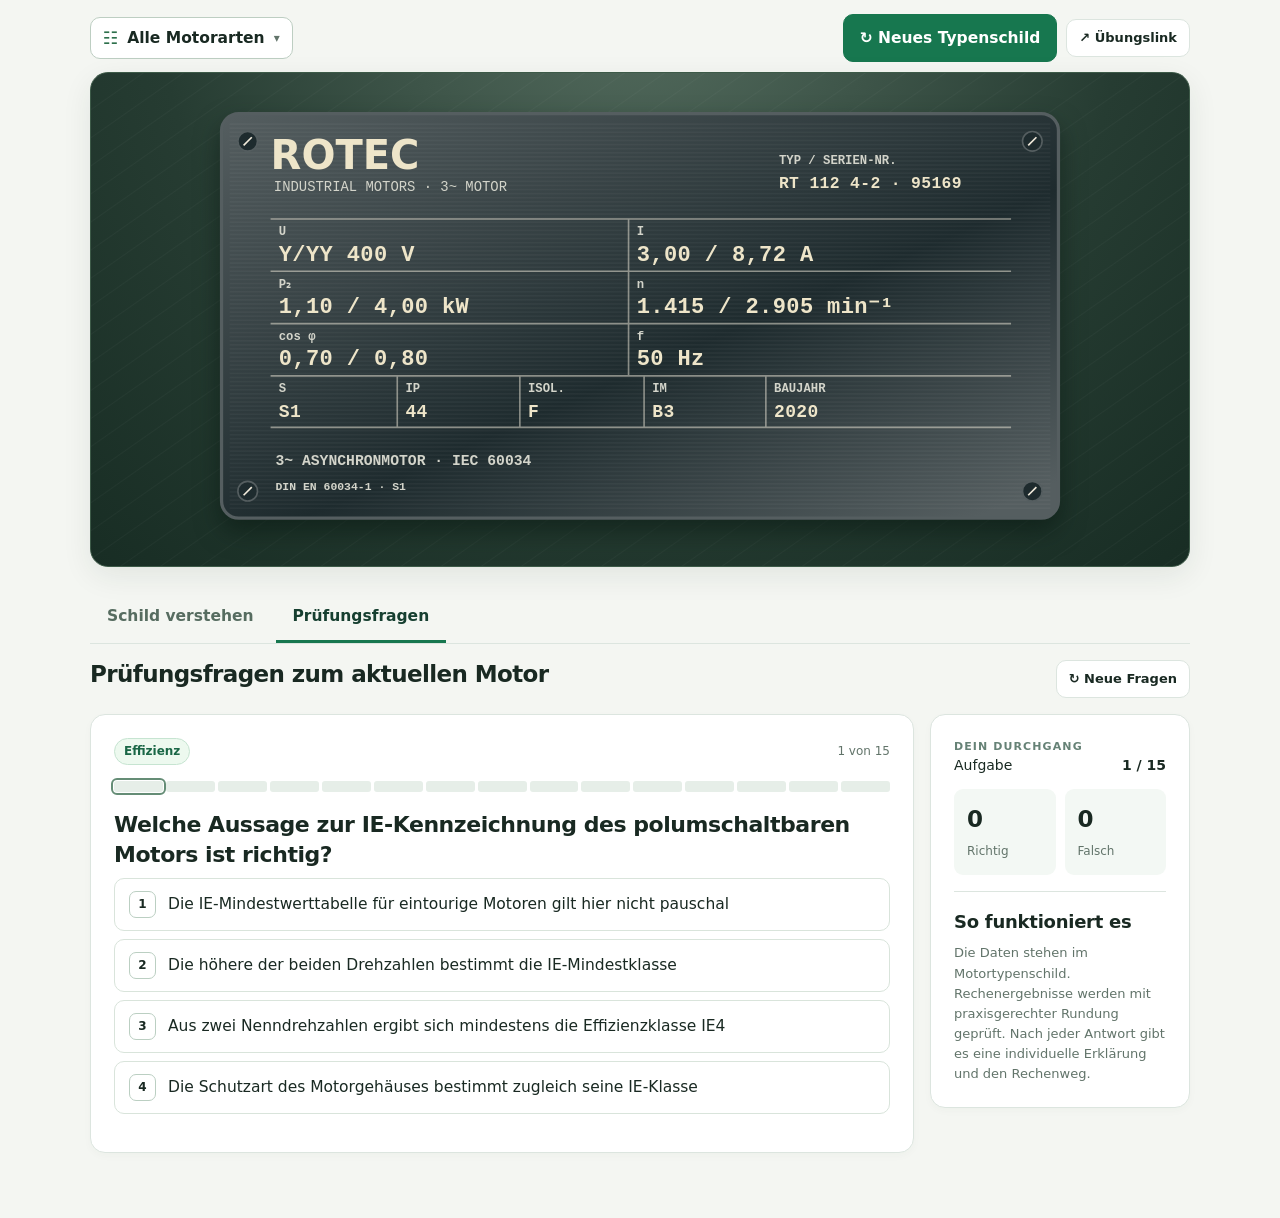
<file: v20/index.html>
<!doctype html>
<html lang="de">
<head>
<meta charset="utf-8">
<meta name="viewport" content="width=device-width, initial-scale=1">
<meta name="theme-color" content="#14251f">
<link rel="icon" href="data:image/svg+xml,%3Csvg xmlns='http://www.w3.org/2000/svg' viewBox='0 0 48 48'%3E%3Crect width='48' height='48' rx='10' fill='%23163f30'/%3E%3Ctext x='24' y='34' font-size='28' text-anchor='middle' fill='white'%3E%E2%9A%A1%3C/text%3E%3C/svg%3E">
<title>Motortypenschild verstehen · Lerntrainer V20</title>
<style>
:root{color-scheme:light;--ink:#192922;--mute:#62746a;--bg:#f4f6f2;--paper:#fff;--line:#dce5df;--forest:#163f30;--green:#17774f;--soft:#eaf4ed;--red:#a53624;--redbg:#fceee9;--gold:#c09537;--rad:15px}
*{box-sizing:border-box}html{scroll-behavior:smooth}body{margin:0;background:var(--bg);color:var(--ink);font:15.5px/1.55 system-ui,-apple-system,"Segoe UI",Roboto,Arial,sans-serif}button,input,select{font:inherit}button{cursor:pointer}button:focus-visible,input:focus-visible{outline:3px solid #4ca47c;outline-offset:3px}a{color:var(--green)}.wrap{width:min(1100px,calc(100% - 36px));margin:auto}.top{background:#14271e;color:#eef9f2;border-bottom:1px solid #345344}.top .wrap{min-height:69px;display:flex;align-items:center;gap:18px;justify-content:space-between}.mark{display:flex;gap:12px;align-items:center}.logo{background:#d9eee1;color:#133927;width:39px;height:39px;border-radius:10px;display:grid;place-items:center;font-weight:900;font-size:22px}.brand{font-weight:790;line-height:1.1;letter-spacing:-.4px}.brand small{display:block;font-size:11px;font-weight:500;letter-spacing:.08em;color:#b4cbbd;margin-top:4px;text-transform:uppercase}.topbadge{border:1px solid #52715d;border-radius:100px;font-size:12px;padding:5px 12px;color:#d8e6de}
main{padding:28px 0 65px}.headline{display:flex;justify-content:space-between;align-items:flex-end;gap:20px;margin-bottom:18px}.eyebrow{font-size:12px;letter-spacing:.12em;text-transform:uppercase;font-weight:750;color:var(--green)}h1{font-size:clamp(29px,4vw,41px);line-height:1.08;letter-spacing:-1.4px;margin:6px 0 9px}h2{margin:0;font-size:23px;letter-spacing:-.6px;line-height:1.25}h3{margin:0;font-size:18px;letter-spacing:-.25px}.sub{color:var(--mute);margin:0;max-width:650px}.btn{display:inline-flex;align-items:center;justify-content:center;gap:8px;padding:11px 16px;font-weight:680;border-radius:10px;border:1px solid var(--green);background:var(--green);color:white;transition:background .15s,border .15s;white-space:nowrap}.btn:hover{background:#0b5939}.btn.ghost{border-color:var(--line);background:var(--paper);color:var(--ink)}.btn.ghost:hover{border-color:#739e87;background:#f5faf6}.btn.sm{padding:8px 12px;font-size:13px}.btn:disabled{cursor:not-allowed;opacity:.5}.plate-wrap{background:radial-gradient(circle at 50% -20%,#566e60,#263c32 60%,#182d24);border:1px solid #3d5a48;border-radius:18px;padding:clamp(12px,3vw,34px);box-shadow:0 9px 30px #152b2015;position:relative;overflow:hidden}.plate-wrap:before{content:'';position:absolute;inset:0;background:repeating-linear-gradient(145deg,transparent 0 6px,#ffffff08 7px,transparent 8px 23px);pointer-events:none}.plate{position:relative;margin:auto;display:block;width:min(100%,900px);height:auto;filter:drop-shadow(0 12px 12px #0718118e);touch-action:manipulation}.plate text{user-select:none}.plate .field{cursor:pointer;outline:none}.plate .field .hit{fill:transparent;stroke:transparent;stroke-width:2}.plate .field:hover .hit,.plate .field:focus .hit{fill:#bfe0cb2a;stroke:#397a5c;stroke-width:2}.plate .field.active .hit{fill:#d8f7e250;stroke:#0a7850;stroke-width:2.6}.plate .field:focus-visible .hit{stroke:#e4952c;stroke-width:3}.plate text.stamp{font-family:Consolas,Menlo,monospace;fill:#25302f;font-weight:740}.plate text.label{font-family:Consolas,Menlo,monospace;fill:#54605e;font-weight:640}.plate .rule{stroke:#7d8787;stroke-width:1}.plate .fine{stroke:#a8b0af;stroke-width:.8}.plate-head{display:flex;justify-content:space-between;gap:10px;align-items:center;margin-top:13px;color:#d6e7da;font-size:12.5px}.plate-head .hint{display:flex;gap:8px;align-items:center}.plate-head .hint i{display:inline-flex;width:19px;height:19px;align-items:center;justify-content:center;border:1px solid #b4d6c5;border-radius:100%;font-style:normal;font-weight:700}.meta-tags{display:flex;gap:8px;flex-wrap:wrap}.meta-tags span{border:1px solid #648574;border-radius:100px;padding:3px 10px}.tabs{display:flex;gap:5px;margin:25px 0 16px;border-bottom:1px solid var(--line)}.tab{padding:12px 17px;border:none;border-bottom:3px solid transparent;color:#566c60;background:none;font-weight:720}.tab[aria-selected=true]{border-color:var(--green);color:var(--forest)}.tab:hover{color:#17774f}.panel{display:none}.panel.on{display:block}.learning{display:grid;grid-template-columns:minmax(0,.94fr) minmax(0,1.06fr);gap:16px}.card{background:var(--paper);border:1px solid var(--line);border-radius:var(--rad);padding:23px;box-shadow:0 3px 8px #24453307}.card h2{margin-bottom:9px}.card h3{margin-bottom:8px}.muted{color:var(--mute)}.minilabel{font-size:11px;letter-spacing:.1em;text-transform:uppercase;color:#668276;font-weight:850}.selected-kicker{display:flex;gap:10px;align-items:center;margin-bottom:10px}.pill{display:inline-flex;border:1px solid #c6e4d1;background:#edf9ef;color:#1a6746;border-radius:100px;padding:3px 9px;font-weight:770;font-size:12px}.bigvalue{font:780 30px/1.2 ui-monospace,Consolas,monospace;letter-spacing:-.9px;margin:6px 0 14px;overflow-wrap:anywhere}.info-text p{margin:0 0 11px}.math{padding:12px 15px;border:1px solid #d9e6dc;border-radius:9px;background:#f6faf7;font:650 15px/1.7 ui-monospace,Consolas,monospace;overflow-wrap:anywhere;white-space:pre-line}.note{border-left:3px solid var(--gold);background:#fffaf0;border-radius:6px;padding:10px 13px;margin-top:14px;font-size:14px}.field-nav{display:grid;grid-template-columns:repeat(2,minmax(0,1fr));gap:8px;margin-top:17px}.fieldbtn{background:#fff;text-align:left;border:1px solid var(--line);border-radius:9px;padding:11px 12px;min-height:55px}.fieldbtn:hover{border-color:#5d9a75}.fieldbtn[aria-pressed=true]{background:var(--soft);border-color:#438a62}.fieldbtn b{display:block;font-size:13px}.fieldbtn small{display:block;color:var(--mute);font-size:12px}.quick{display:grid;gap:10px}.quick-item{display:flex;gap:11px}.quicknum{display:grid;place-items:center;flex:none;width:27px;height:27px;background:var(--soft);color:var(--green);border-radius:8px;font-weight:800;font-size:13px}.quick-item p{margin:1px 0 0;color:var(--mute);font-size:13.5px}.divider{height:1px;background:var(--line);margin:17px 0}.formula-stack{display:grid;gap:8px}.formula-line{display:flex;justify-content:space-between;gap:12px;align-items:center;border:1px solid var(--line);border-radius:9px;padding:9px 12px}.formula-line .name{font-size:12px;color:var(--mute)}.formula-line .val{font-family:ui-monospace,Consolas,monospace;font-weight:720;text-align:right;font-size:13px}
.quizhead{display:flex;align-items:start;justify-content:space-between;gap:15px;margin-bottom:16px}.quizhead p{margin:6px 0 0;color:var(--mute)}.quizframe{display:grid;grid-template-columns:1fr 260px;gap:16px;align-items:start}.progress{background:#e6eee8;height:8px;border-radius:100px;overflow:hidden;margin:16px 0 12px}.progress i{display:block;background:var(--green);height:100%;width:0;transition:width .2s}.qtop{display:flex;gap:8px;justify-content:space-between;align-items:center}.qtitle{font-size:22px;letter-spacing:-.45px;line-height:1.36;margin:18px 0}.choices{display:grid;gap:8px}.choice{display:flex;text-align:left;align-items:center;gap:12px;width:100%;border:1.5px solid #d9e4db;border-radius:10px;background:white;padding:12px 14px;color:var(--ink)}.choice:hover:not(:disabled){border-color:#4d9d73;background:#f7fbf8}.choice:disabled{cursor:default}.choice .idx{flex:none;display:grid;place-items:center;width:27px;height:27px;border:1px solid #bbcfc2;border-radius:7px;font-weight:780;font-size:12px}.choice.correct{border-color:#199364;background:#eaf8f0}.choice.wrong{border-color:#c05b46;background:#fff1ed}.answerbox{display:grid;gap:8px;max-width:385px}.answerbox label{color:var(--mute);font-size:13px}.inp-row{display:flex;align-items:center;gap:10px}.numberin{font-size:19px;width:min(205px,65%);padding:11px 12px;border:1px solid #b9cbbf;border-radius:9px;color:var(--ink)}.unit{font-weight:720}.feedback{border:1px solid #a0d4b4;background:#effaf3;padding:16px;border-radius:11px;margin-top:15px;display:grid;gap:6px}.feedback.bad{border-color:#e9b3a3;background:var(--redbg)}.feedback .ft{font-size:16px;font-weight:800;color:#14663c}.feedback.bad .ft{color:var(--red)}.feedback p{margin:0}.feedback .step{padding:10px 12px;background:#ffffffbd;border-radius:7px;font:600 13px/1.6 ui-monospace,Consolas,monospace;white-space:pre-line;overflow-wrap:anywhere}.qactions{display:flex;align-items:center;gap:10px;flex-wrap:wrap;margin-top:15px}.smallstat{display:grid;gap:12px}.statline{display:flex;justify-content:space-between;align-items:center;gap:10px;font-size:14px}.statline b{font-variant-numeric:tabular-nums}.statblocks{display:grid;grid-template-columns:1fr 1fr;gap:9px}.sstat{padding:13px;border-radius:9px;background:#f3f8f4}.sstat strong{display:block;font-size:23px}.sstat span{color:var(--mute);font-size:12px}.quizside hr{border:0;border-top:1px solid var(--line);margin:16px 0}.quizside p{margin:0;color:var(--mute);font-size:13px}.qdone{text-align:center;padding:25px 10px}.qdone .score{font-size:49px;font-weight:870;color:var(--green);line-height:1.3}.qdone .review{display:grid;gap:7px;text-align:left;margin-top:20px}.review-item{display:flex;gap:9px;padding:10px 12px;background:#f5f8f6;border:1px solid var(--line);border-radius:8px}.review-item strong{color:#1e6c46}.review-item.bad strong{color:var(--red)}.footer{margin-top:25px;text-align:center;color:#748578;font-size:12px}.status{min-height:24px;opacity:0;transition:opacity .1s}.status.show{opacity:1}.helpbox{font-size:13px;color:var(--mute);margin-top:12px}.helpbox details{margin-top:7px;border:1px solid var(--line);border-radius:8px;padding:9px 12px}.helpbox summary{cursor:pointer;font-weight:650;color:var(--forest)}.helpbox p{margin:8px 0 0}.tipfloat{position:fixed;z-index:10;pointer-events:none;background:#142e21;color:#fff;max-width:260px;font-size:12px;padding:9px 12px;border-radius:9px;box-shadow:0 5px 15px #0003;display:none}.tipfloat.show{display:block}
@media(max-width:800px){.learning,.quizframe{grid-template-columns:1fr}.quizside{order:-1}.quizside .smallstat{display:flex;gap:12px;align-items:center;justify-content:space-between}.quizside hr,.quizside .quiz-note{display:none}.statblocks{min-width:175px}.quizside{padding:13px 16px}.headline{align-items:flex-start}.plate-wrap{padding:13px}.plate-head .meta-tags{display:none}}
@media(max-width:560px){.wrap{width:calc(100% - 24px)}main{padding:22px 0 45px}.top .wrap{min-height:60px}.topbadge{display:none}.headline{display:block}.headline .btn{margin-top:14px}.plate-wrap{border-radius:12px;padding:8px}.plate-head{padding:0 7px 5px;line-height:1.4}.plate .stamp,.plate .label{paint-order:stroke}.tab{flex:1;padding:11px 8px;font-size:14px}.card{padding:16px}.field-nav{gap:7px}.fieldbtn{padding:9px}.fieldbtn b{font-size:12px}.fieldbtn small{font-size:11px}.qtitle{font-size:19px}.quizhead{display:block}.quizhead .btn{margin-top:10px}.quizside .smallstat{display:block}.quizside .statblocks{margin-top:8px}.plate{min-width:0}.bigvalue{font-size:25px}.plate-head .hint{font-size:11px}}
@media(prefers-reduced-motion:reduce){*,*:before,*:after{scroll-behavior:auto!important;transition:none!important}}

/* Unterschiedliche Gravur- und Druckstile der fiktiven Hersteller */
.plate .frame-lines .rule{stroke:#687777;stroke-width:1.5}
.plate text.maker{font-family:Arial,"Segoe UI",sans-serif;fill:#263936;font-weight:850}
.plate text.submaker{font-family:Consolas,monospace;fill:#425650}
.plate.theme-blue text.stamp,.plate.theme-blue text.maker,.plate.theme-blue text.submaker{fill:#e9f6fb}
.plate.theme-blue text.label{fill:#c2d6e0}
.plate.theme-blue .frame-lines .rule{stroke:#87a8b8}
.plate.theme-blue .field:hover .hit,.plate.theme-blue .field.active .hit{fill:#def9ff25;stroke:#a9ecf1}
.plate.theme-graphite text.stamp,.plate.theme-graphite text.maker{fill:#eee5c9}
.plate.theme-graphite text.label,.plate.theme-graphite text.submaker{fill:#d3d4ca}
.plate.theme-graphite .frame-lines .rule{stroke:#929e9d}
.plate.theme-graphite .field:hover .hit,.plate.theme-graphite .field.active .hit{fill:#ffe6a525;stroke:#e4b86b}
.plate.theme-brass text.stamp,.plate.theme-brass text.maker{fill:#3f3425}
.plate.theme-brass text.label,.plate.theme-brass text.submaker{fill:#5f4b30}
.plate.theme-brass .frame-lines .rule{stroke:#796549}
.plate.theme-white text.stamp,.plate.theme-white text.maker{fill:#234651}
.plate.theme-white text.label,.plate.theme-white text.submaker{fill:#52747d}
.plate.theme-white .frame-lines .rule{stroke:#849fa5}

/* Typenschild-Vielfalt: Formate, Oberflächen, Schrifttypen */
.plate.theme-silver{max-width:890px}
.plate.theme-blue{max-width:970px}
.plate.theme-graphite{max-width:850px}
.plate.theme-brass{max-width:805px}
.plate.theme-white{max-width:935px}
.plate.theme-brass text.stamp{font-family:Georgia,"Times New Roman",serif;font-weight:700;letter-spacing:.35px}
.plate.theme-brass text.maker{font-family:Georgia,"Times New Roman",serif;font-style:italic;font-weight:900;letter-spacing:1.2px}
.plate.theme-blue text.stamp{font-family:"Arial Narrow","Liberation Sans Narrow",Arial,sans-serif;font-weight:850;letter-spacing:.25px}
.plate.theme-blue text.maker{font-family:Impact,"Arial Narrow",Arial,sans-serif;letter-spacing:2.2px;font-weight:800}
.plate.theme-graphite text.stamp{font-family:"Courier New",ui-monospace,monospace;font-weight:700;letter-spacing:.45px}
.plate.theme-graphite text.maker{font-family:Verdana,"DejaVu Sans",sans-serif;font-weight:900}
.plate.theme-white text.stamp{font-family:"Trebuchet MS","Segoe UI",sans-serif;font-weight:750}
.plate.theme-white text.maker{font-family:"Trebuchet MS","Segoe UI",sans-serif;letter-spacing:1.2px}
.plate-wrap.quiz-view .plate .field{cursor:default;pointer-events:none}
.plate-wrap.quiz-view .plate .field.active .hit{fill:transparent;stroke:transparent}
.math{white-space:normal;font-family:system-ui,sans-serif;display:grid;gap:9px;padding:15px}
.math-formula{width:100%;overflow-x:auto;text-align:center;padding:6px 2px}
.math-formula math{font-size:clamp(19px,2.1vw,26px);color:#1a382b;margin:auto}
.math-work{border-top:1px solid #dce7df;padding:10px 3px 0;color:#4a6856;font:500 12.5px/1.6 ui-monospace,Consolas,monospace;white-space:pre-line;overflow-wrap:anywhere}
.formula-line .val{font-size:15px;min-width:42%}
.formula-line math{font-size:17px}
.reference{margin-top:15px;border-top:1px solid var(--line);padding-top:14px;display:grid;gap:10px}
.reference h3{font-size:17px;margin:0}
.reference p{margin:0;color:#52675a;font-size:13px}
.ref-table-wrap{overflow-x:auto;border:1px solid var(--line);border-radius:9px}
.ref-table{width:100%;border-collapse:collapse;min-width:300px;font-size:13px;line-height:1.45}
.ref-table th{background:#edf3ee;font-size:12px;color:#44584b;font-weight:750;text-align:left}
.ref-table td,.ref-table th{padding:9px 10px;border-bottom:1px solid #e1e9e3;vertical-align:top}
.ref-table tbody tr:last-child td{border-bottom:0}
.ref-table tr.current td{background:#eaf6ee;font-weight:680}
.ref-table .caption-cell{font-size:12px;color:#637569}
@media(max-width:560px){.math-formula math{font-size:19px}.ref-table td,.ref-table th{padding:7px 8px;font-size:12px}.formula-line{align-items:flex-start;flex-wrap:wrap}}


/* Reduzierter Einstieg: Das Typenschild ist der Aufmacher. */
main.wrap{padding-top:14px}
.plate-actions{display:flex;justify-content:flex-end;margin-bottom:10px}
.plate-wrap{padding-bottom:clamp(12px,3vw,34px)}
/* Gleichungsarten und Einheiten sind nicht austauschbar. */
.formula-line.torque-formula{display:grid;grid-template-columns:minmax(0,1fr);gap:8px;align-items:stretch}
.formula-line.torque-formula .val{text-align:left;font-size:15px;overflow-x:auto}
.formula-unit{font-size:12.5px;line-height:1.5;color:var(--mute)}
.numeric-formula{background:#f2f7f1;border:1px solid #c5d8c8;border-left:4px solid #36895a;padding:12px 13px;border-radius:8px;display:grid;gap:7px}
.numeric-formula strong{font-size:13px;color:#195838}
.numeric-formula .formula-unit{color:#2c4f3b}


/* Gealterte Typenschilder: unregelmäßige Oberflächen, abweichende Gravur und Proportionen. */
.plate.theme-agedCopper{max-width:780px}
.plate.theme-agedIron{max-width:840px}
.plate.theme-agedEnamel{max-width:920px}
.plate.theme-agedCopper text.stamp,.plate.theme-agedCopper text.maker{font-family:Georgia,'Times New Roman',serif;fill:#2c1c0c;font-weight:800;letter-spacing:.15px}
.plate.theme-agedCopper text.label,.plate.theme-agedCopper text.submaker{font-family:Georgia,serif;fill:#49341b}
.plate.theme-agedCopper .frame-lines .rule{stroke:#674624;stroke-width:2}
.plate.theme-agedIron text.stamp,.plate.theme-agedIron text.maker{font-family:'Courier New',monospace;fill:#191f1f;font-weight:900;letter-spacing:-.4px}
.plate.theme-agedIron text.label,.plate.theme-agedIron text.submaker{fill:#26302f}
.plate.theme-agedIron .frame-lines .rule{stroke:#555e5a;stroke-width:2}
.plate.theme-agedEnamel text.stamp,.plate.theme-agedEnamel text.maker{font-family:'Trebuchet MS',Arial,sans-serif;fill:#403b2e;font-weight:800}
.plate.theme-agedEnamel text.label,.plate.theme-agedEnamel text.submaker{fill:#665e4d}
.plate.theme-agedEnamel .frame-lines .rule{stroke:#897d65;stroke-width:1.8}
.plate.theme-agedCopper .field:hover .hit,.plate.theme-agedIron .field:hover .hit,.plate.theme-agedEnamel .field:hover .hit{stroke:#e29c36;fill:#ffec9630}


/* Strompfade als SVG-Motorwicklungen statt Widerstandssymbolen */
.connection-diagrams{margin-top:17px;display:grid;grid-template-columns:repeat(2,minmax(0,1fr));gap:12px}
.connection-diagram{margin:0;background:#f8fbf9;border:1px solid #dce7df;border-radius:11px;padding:12px;min-width:0}
.connection-diagram figcaption{font-size:14px;font-weight:780;color:#214534;margin:0 0 6px}
.connection-diagram svg{display:block;width:100%;height:auto;max-height:240px}
.connection-diagram .lead{stroke:#314b40;stroke-width:3;stroke-linecap:round;fill:none}
.connection-diagram .coil{stroke:#17774f;stroke-width:3.4;stroke-linecap:round;stroke-linejoin:round;fill:none}
.connection-diagram .terminal{fill:#1b694a}
.connection-diagram .lab{fill:#2c5140;font:700 15px system-ui,sans-serif}
.connection-diagram .sub-lab{fill:#61786c;font:13px system-ui,sans-serif}
.connection-diagram p{margin:5px 0 0;color:#596e60;font-size:12.5px}
@media(max-width:740px){.connection-diagrams{grid-template-columns:1fr}.connection-diagram svg{max-height:205px}}

.sr-only{position:absolute!important;width:1px!important;height:1px!important;padding:0!important;margin:-1px!important;overflow:hidden!important;clip:rect(0,0,0,0)!important;white-space:nowrap!important;border:0!important}

/* Einfache zweireihige Motorklemmbretter, getrennt von den Wicklungsschaltbildern. */
.connection-group{display:grid;align-content:start;gap:12px;min-width:0}
.connection-group .connection-diagram{height:100%}
.connection-diagram .terminal-board{max-height:230px}
.connection-diagram .terminal-tag{fill:#25322a;font:650 14px system-ui,sans-serif}
.connection-diagram .terminal-phase{fill:#25322a;font:750 18px system-ui,sans-serif}
.terminal-figure{background:#fffdf9}
/* V19: kompakte und barrierearm bedienbare Mehrfachauswahl für Motorarten. */
.plate-actions{display:flex;align-items:center;justify-content:flex-end;gap:9px;flex-wrap:wrap;margin-bottom:10px}
.motor-filter{position:relative;margin-right:auto;min-width:0}
.motor-filter-trigger{display:inline-flex;align-items:center;gap:9px;background:#fff;color:#192922;border:1px solid #bdcec2;border-radius:10px;padding:10px 12px;font-weight:700;max-width:100%;text-align:left;line-height:1.35}
.motor-filter-trigger:hover,.motor-filter-trigger[aria-expanded=true]{background:#f5faf6;border-color:#4e9270}
.motor-filter-trigger .filter-icon{font-size:17px;line-height:1;color:#2d704b}
.motor-filter-trigger .filter-text{overflow:hidden;text-overflow:ellipsis;white-space:nowrap}
.motor-filter-trigger .filter-chevron{margin-left:auto;font-size:12px;color:#62746a}
.motor-filter-popover{position:absolute;top:calc(100% + 7px);left:0;z-index:30;width:min(308px,calc(100vw - 24px));background:#fff;border:1px solid #cad8cd;border-radius:13px;padding:14px;box-shadow:0 15px 40px #102b1b30;color:#192922}
.motor-filter-popover[hidden]{display:none}
.motor-filter-popover h3{font-size:15px;margin:0 0 11px}
.motor-filter-list{display:grid;gap:3px}
.motor-filter-item{display:flex;gap:10px;align-items:flex-start;padding:9px 7px;border-radius:8px;font-size:13.5px;line-height:1.45;cursor:pointer}
.motor-filter-item:hover{background:#edf5ef}
.motor-filter-item input{accent-color:#17774f;width:18px;height:18px;flex:none;margin:1px 0 0;cursor:pointer}
.motor-filter-item input:focus-visible{outline:3px solid #4ca47c;outline-offset:2px}
.motor-filter-item input:disabled{cursor:not-allowed}
.motor-filter-actions{display:flex;align-items:center;justify-content:space-between;gap:8px;margin-top:12px;padding-top:12px;border-top:1px solid #e1e8e2}
.motor-filter-actions .btn{padding:8px 12px;font-size:13px}
.motor-filter-actions .btn:focus-visible{outline:3px solid #4ca47c;outline-offset:2px}
@media(max-width:680px){.plate-actions{display:flex;flex-wrap:wrap;gap:8px}.motor-filter{flex:1 0 100%;margin-right:0}.motor-filter-trigger{max-width:100%;width:100%}.plate-actions #newMotor{white-space:normal;flex:1 1 auto}.plate-actions #shareMotor{flex:0 1 auto}}
@media(max-width:340px){.plate-actions #shareMotor{flex:1 1 100%}}
/* V15: Der Fortschritt zeigt jede Antwort einzeln, statt alle Fortschritte grün einzufärben. */
.progress{display:flex;align-items:stretch;gap:3px;height:11px;background:none;overflow:visible;margin:16px 0 12px}
.progress .progress-segment{display:block;flex:1;min-width:0;border-radius:3px;background:#e6eee8;transition:background .15s}
.progress .progress-segment.right{background:#188757}
.progress .progress-segment.wrong{background:#c24837}
.progress .progress-segment.active{outline:2px solid #658d76;outline-offset:1px}
.progress.summary-progress{margin:20px auto 12px;max-width:550px;height:14px}
.progress-legend{display:flex;justify-content:center;gap:15px;flex-wrap:wrap;color:#62746a;font-size:12px;margin:2px 0 14px}
.progress-legend span{display:inline-flex;align-items:center;gap:6px}
.progress-legend i{width:11px;height:11px;display:inline-block;border-radius:3px;background:#e6eee8}
.progress-legend .right{background:#188757}.progress-legend .wrong{background:#c24837}
.review-detail{text-align:left;border:1px solid #e2c2b8;background:#fff8f5;border-radius:10px;padding:12px 14px;margin-top:10px}
.review-detail summary{cursor:pointer;color:#803426;font-weight:700;line-height:1.5}
.review-detail[open] summary{margin-bottom:12px}
.review-detail .feedback{margin-top:10px}
.review-detail .user-answer{font-size:13px;color:#4f6054;margin:0 0 8px}
.review-detail .user-answer strong{color:#26382d}
.year-overview{margin-top:16px}
.year-overview .ref-table{min-width:260px}
.year-overview details{border:1px solid var(--line);border-radius:9px;padding:11px 13px;margin-top:10px;background:#f8fbf8}
.year-overview summary{font-weight:730;cursor:pointer;color:#174c34}
.year-overview details p{margin:9px 0 0}
.year-overview .sources{font-size:12px;margin-top:11px}

/* V18: mobile Schildansicht nur auf kleinen Bildschirmen, kein Desktop-Zoom. */
.mobile-plate-trigger{display:none}
#plateModal{padding:0;border:1px solid #b9cec0;border-radius:14px;background:#f3f6f3;color:#1b3226;box-shadow:0 25px 85px #0007;width:min(98vw,1100px);max-width:98vw;max-height:92dvh}
#plateModal::backdrop{background:#0c1812bd}
.modal-head{display:flex;gap:12px;align-items:center;justify-content:space-between;padding:12px 15px;background:#fff;border-bottom:1px solid #dce5df}
.modal-head strong{font-size:15px}
.modal-scroll{overflow:auto;max-height:calc(92dvh - 105px);padding:12px;touch-action:pan-x pan-y}
.modal-scroll .plate{display:block;width:950px;max-width:none;height:auto;margin:auto;filter:none}
.modal-help{font-size:12px;color:#61756b;margin:0;padding:4px 14px 12px}
.share-state{font-size:12px;color:#4d6e59;min-height:1em;margin-top:3px}
@media(max-width:760px){
 .mobile-plate-trigger{display:inline-flex;font-size:12px;padding:7px 10px;white-space:normal}
 .quizhead{align-items:center}
 .quizframe{display:flex;flex-direction:column}
 #questionCard{order:0;width:100%}
 .quizside{order:1;width:100%}
 .quizside .smallstat{display:flex;justify-content:space-between;gap:12px;align-items:center}
 .quizside .statblocks{min-width:160px}
 .modal-scroll .plate{width:830px}
}
@media(max-width:420px){.qtop{align-items:flex-start;flex-wrap:wrap;row-gap:7px}.modal-scroll .plate{width:780px}}
.sheet-solution-row{border-bottom:1px solid #dce5df;padding:17px 0}.sheet-solution-row h3{font-size:16px;margin:0 0 9px}.sheet-solution-row p{margin:5px 0}.sheet-solution-row pre{white-space:pre-wrap;font:13px/1.55 ui-monospace,monospace;background:#f3f7f4;padding:12px;border-radius:8px}
</style>
</head>
<body>

<main class="wrap"><div class="plate-actions">
<div class="motor-filter" id="motorFilter">
 <button type="button" class="motor-filter-trigger" id="motorFilterTrigger" aria-label="Motorarten auswählen" aria-controls="motorFilterPopover" aria-expanded="false" aria-haspopup="true"><span class="filter-icon" aria-hidden="true">☷</span><span class="filter-text" id="motorFilterText">Alle Motorarten</span><span class="filter-chevron" aria-hidden="true">▾</span></button>
 <div class="motor-filter-popover" id="motorFilterPopover" aria-label="Motorartenfilter" hidden>
  <h3>Motorarten auswählen</h3>
  <div class="motor-filter-list" role="group" aria-label="Motorarten für das nächste Typenschild">
   <label class="motor-filter-item"><input type="checkbox" data-motor-kind="standard" checked><span>Standardmotor · modern</span></label>
   <label class="motor-filter-item"><input type="checkbox" data-motor-kind="historical" checked><span>Standardmotor · historisch</span></label>
   <label class="motor-filter-item"><input type="checkbox" data-motor-kind="dahlander-delta" checked><span>Dahlander Δ/YY</span></label>
   <label class="motor-filter-item"><input type="checkbox" data-motor-kind="dahlander-star" checked><span>Dahlander Y/YY</span></label>
   <label class="motor-filter-item"><input type="checkbox" data-motor-kind="dual" checked><span>Zwei getrennte Wicklungen</span></label>
  </div>
  <div class="motor-filter-actions"><button type="button" class="btn ghost sm" id="selectAllMotorKinds">Alle auswählen</button><button type="button" class="btn sm" id="closeMotorFilter">Fertig</button></div>
 </div>
</div>
<button type="button" class="btn" id="newMotor">↻ Neues Typenschild</button><button type="button" class="btn ghost sm" id="shareMotor" title="Diesen Motor und den aktuellen Fragen-Durchgang per Link teilen">↗ Übungslink</button><span id="shareState" class="sr-only" role="status" aria-live="polite"></span></div>
<div class="plate-wrap"><svg class="plate" id="plate" viewBox="0 0 1000 490" role="group" aria-label="Motortypenschild mit technischen Nenndaten" xmlns="http://www.w3.org/2000/svg"></svg></div>
<div class="tabs" role="tablist" aria-label="Lernmodus wählen"><button type="button" id="tabLearn" class="tab" role="tab" aria-selected="false" aria-controls="learn">Schild verstehen</button><button type="button" id="tabQuiz" class="tab" role="tab" aria-selected="true" aria-controls="quiz">Prüfungsfragen</button></div>
<section id="learn" class="panel" hidden role="tabpanel" aria-labelledby="tabLearn"><div class="learning"><div class="card"><h2 id="exTitle">Die Angaben auf dem Motorschild</h2><div id="exValue" class="bigvalue">Δ / Y</div><div id="exBody" class="info-text"></div><div id="exMath"></div><div id="exDiagram"></div><div id="exNote"></div></div><div class="card"><h3>Alle Angaben entdecken</h3><div class="field-nav" id="fieldNav"></div><div class="divider"></div><h3>Die wichtigsten Formeln</h3><div class="formula-stack"><div class="formula-line"><span class="name">Aufgenommene Wirkleistung</span><span class="val" data-formula="lineP"></span></div><div class="formula-line"><span class="name">Wirkungsgrad</span><span class="val" data-formula="eta"></span></div><div class="formula-line"><span class="name">Synchrondrehzahl</span><span class="val" data-formula="ns"></span></div><div class="formula-line"><span class="name">Schlupf</span><span class="val" data-formula="slip"></span></div><div class="formula-line torque-formula">
 <span class="name">Nenndrehmoment – allgemeine physikalische Gleichung</span>
 <span class="val" data-formula="torque"></span>
 <div class="formula-unit">Mit P₂ in <b>W</b> und ω in <b>rad/s</b> erhältst du M in <b>N·m</b>.</div>
 <div class="numeric-formula">
  <strong>Zahlenwertgleichung (Tabellenbuch)</strong>
  <span class="val" data-formula="torqueNumeric"></span>
  <div class="formula-unit"><b>Achtung: Diese Form darfst du nur mit P₂ in kW und n in min⁻¹ einsetzen.</b> Das Ergebnis ist dann in N·m. Bei anderen Einheiten musst du vorher umrechnen.</div>
 </div>
</div></div><div class="helpbox">Für die Synchrondrehzahl bezeichnet <em>p</em> die Polpaarzahl. Beachte bei Zahlenwertgleichungen die ausdrücklich angegebenen Einheiten.</div></div></div></section>
<section id="quiz" class="panel on" role="tabpanel" aria-labelledby="tabQuiz"><div class="quizhead"><div><h2>Prüfungsfragen zum aktuellen Motor</h2></div><button type="button" class="btn ghost sm" id="restartQuiz">↻ Neue Fragen</button></div><div id="quizAnnouncement" class="sr-only" role="status" aria-live="polite" aria-atomic="true"></div><div class="quizframe"><div class="card" id="questionCard"></div><aside class="card quizside"><div class="smallstat"><div><div class="minilabel">Dein Durchgang</div><div class="statline"><span>Aufgabe</span><b id="qcount">1 / 15</b></div></div><div class="statblocks"><div class="sstat"><strong id="qright">0</strong><span>Richtig</span></div><div class="sstat"><strong id="qwrong">0</strong><span>Falsch</span></div></div></div><hr><div class="quiz-note"><h3>So funktioniert es</h3><p>Die Daten stehen im Motortypenschild. Rechenergebnisse werden mit praxisgerechter Rundung geprüft. Nach jeder Antwort gibt es eine individuelle Erklärung und den Rechenweg.</p></div></aside></div></section>
</main>
<div class="tipfloat" id="tip" role="tooltip"></div>
<dialog id="plateModal" aria-label="Vergrößerte Typenschildansicht">
 <div class="modal-head"><strong>Motortypenschild</strong><button class="btn ghost sm" type="button" id="closePlate">Schließen ✕</button></div>
 <div class="modal-scroll" id="modalPlateContent"></div>
 <p class="modal-help">Auf dem Smartphone nach links oder rechts verschieben, um alle Daten zu lesen. Hier werden keine Lösungen angezeigt.</p>
</dialog>

<script>
'use strict';
const $=s=>document.querySelector(s);
const SQRT3=Math.sqrt(3);
const round=(v,d=2)=>Math.round((v+Number.EPSILON)*10**d)/10**d;
const f=(v,d=2)=>Number(v).toLocaleString('de-DE',{minimumFractionDigits:d,maximumFractionDigits:d});
const fi=v=>Number(v).toLocaleString('de-DE',{maximumFractionDigits:0});
const pick=a=>a[Math.floor(Math.random()*a.length)];
const shuffled=a=>{const b=[...a];for(let i=b.length-1;i>0;i--){let j=Math.floor(Math.random()*(i+1));[b[i],b[j]]=[b[j],b[i]];}return b;};
const esc=s=>String(s).replace(/[&<>"']/g,c=>({'&':'&amp;','<':'&lt;','>':'&gt;','"':'&quot;',"'":'&#39;'}[c]));
let motor=null,serial=0,selected='volt',mode='quiz',questions=[],qIndex=0,results=[],currentResponse=null;
const powers=[.37,.55,.75,1.1,1.5,2.2,3,4,5.5,7.5,11,15];
// IEC-Achshöhen passend zu Leistung und Polzahl. Keine künstlichen +10-mm-Baugrößen.
const frameByPoles={
 2:[71,71,80,80,90,90,100,112,132,132,160,160],
 4:[71,80,80,90,90,100,100,112,132,132,160,160],
 6:[80,80,90,90,100,112,132,132,132,160,160,180],
 8:[90,90,100,100,112,132,132,160,160,160,180,200]
};
// EU-Verordnung 2019/1781, Anhang I, Tabellen 1 (IE2) und 2 (IE3), Mindesteta [%] bei 50 Hz.
// Leistungsreihe: 0,37;0,55;0,75;1,1;1,5;2,2;3;4;5,5;7,5;11;15 kW.
const efficiencyMinimum={
 IE2:{
  2:[69.5,74.1,77.4,79.6,81.3,83.2,84.6,85.8,87.0,88.1,89.4,90.3],
  4:[72.7,77.1,79.6,81.4,82.8,84.3,85.5,86.6,87.7,88.7,89.8,90.6],
  6:[67.6,73.1,75.9,78.1,79.8,81.8,83.3,84.6,86.0,87.2,88.7,89.7],
  8:[56.1,61.7,66.2,70.8,74.1,77.6,80.0,81.9,83.8,85.3,86.9,88.0]
 },
 IE3:{
  2:[73.8,77.8,80.7,82.7,84.2,85.9,87.1,88.1,89.2,90.1,91.2,91.9],
  4:[77.3,80.8,82.5,84.1,85.3,86.7,87.7,88.6,89.6,90.4,91.4,92.1],
  6:[73.5,77.2,78.9,81.0,82.5,84.3,85.6,86.8,88.0,89.1,90.3,91.2],
  8:[69.3,73.0,75.0,77.7,79.7,81.9,83.5,84.8,86.2,87.3,88.6,89.6]
 }
};
const powerFactors=[.70,.72,.74,.755,.77,.79,.805,.823,.836,.850,.858,.866];
// Nennwerte in S2/S3/S6 gelten ausschließlich für die genannte Betriebsart;
// ohne zusätzliche S1-Angabe darf daraus keine Dauerbetriebsleistung abgeleitet werden.
const modernDesigns=['silver','blue','graphite','brass','white'];
const agedDesigns=['agedCopper','agedIron','agedEnamel'];
const allDesigns=[...modernDesigns,...agedDesigns];
const insLimit={A:105,E:120,B:130,F:155,H:180};
const ipFirstMeaning={'2':'Fingerschutz; Fremdkörper ab 12,5 mm','4':'Schutz gegen Berühren mit Draht und Fremdkörper ab 1 mm','5':'staubgeschützt (kein schädigendes Eindringen)','6':'staubdicht'};
const ipSecondMeaning={'0':'kein besonderer Wasserschutz','3':'Schutz gegen Sprühwasser','4':'Schutz gegen Spritzwasser aus allen Richtungen','5':'Schutz gegen Strahlwasser','6':'Schutz gegen starkes Strahlwasser','7':'Schutz gegen zeitweiliges Untertauchen'};
const dutyMeanings={
 S1:'Dauerbetrieb bei gleichbleibender Last bis zum thermischen Beharrungszustand',
 S2:'Kurzzeitbetrieb mit festgelegter Dauer und anschließender vollständiger Abkühlung',
 S3:'periodischer Aussetzbetrieb mit Last- und Stillstandsphasen; Anlaufwärme vernachlässigbar',
 S6:'ununterbrochener periodischer Betrieb mit Last- und Leerlaufphasen ohne Stillstandsphase'
};
const dutyCode=m=>m.duty.slice(0,2);
const dutyDescription=m=>dutyMeanings[dutyCode(m)];
const digitIP=m=>m.ip.slice(2).split('');

let lastGeneratedDesign=null;
// V14a: Ein mechanischer Bemessungspunkt mit einer oder mehreren elektrischen
// Anschlussvarianten. Die verschachtelte Struktur ist die verbindliche Datenquelle;
// die Eigenschaften auf der obersten Ebene sind Kompatibilitaets-Getter fuer V13.
function createStandardModel(data){
 const {P2,poles,n,eta,cos,freq,Vd,Vy,frame,mount,ins,ip,duty,ie,design,maker,sector,monogram,year,id,historical,voltageMarking}=data;
 const P1=P2/eta;
 const deltaCurrent=P1*1000/(SQRT3*Vd*cos);
 const starCurrent=P1*1000/(SQRT3*Vy*cos);
 const stage={
   id:'single',powerKW:P2,rpm:n,poles,cosPhi:cos,efficiency:eta,
   ratings:[
     {connection:'delta',voltageV:Vd,currentA:deltaCurrent,displayCurrentA:round(deltaCurrent,2)},
     {connection:'star',voltageV:Vy,currentA:starCurrent,displayCurrentA:round(starCurrent,2)}
   ]
 };
 const m={kind:'standard',era:historical?'historical':'modern',historical,
  identity:{maker,sector,monogram,type:`${monogram} ${frame}-${poles}`,serial:id,year},
  common:{frequencyHz:freq,frame,mount,insulation:ins,protection:ip,duty,ie},
  stages:[stage],design,voltageMarking,maker,sector,monogram,
  type:`${monogram} ${frame}-${poles}`,id,year,frame,mount,ins,ip,duty,ie};
 const ratingDelta=()=>stage.ratings.find(r=>r.connection==='delta');
 const ratingStar=()=>stage.ratings.find(r=>r.connection==='star');
 const props={
  P2:()=>stage.powerKW,poles:()=>stage.poles,pairs:()=>stage.poles/2,
  ns:()=>60*m.common.frequencyHz/(stage.poles/2),n:()=>stage.rpm,
  eta:()=>stage.efficiency,cos:()=>stage.cosPhi,freq:()=>m.common.frequencyHz,
  family:()=>`${ratingDelta().voltageV}/${ratingStar().voltageV}`,
  Vd:()=>ratingDelta().voltageV,Vy:()=>ratingStar().voltageV,
  IDelta:()=>ratingDelta().currentA,IStar:()=>ratingStar().currentA,
  IDispDelta:()=>ratingDelta().displayCurrentA,IDispStar:()=>ratingStar().displayCurrentA,
  P1:()=>stage.powerKW/stage.efficiency,
  losses:()=>stage.powerKW/stage.efficiency-stage.powerKW,
  torque:()=>9550*stage.powerKW/stage.rpm,
  slip:()=>(60*m.common.frequencyHz/(stage.poles/2)-stage.rpm)/(60*m.common.frequencyHz/(stage.poles/2))
 };
 Object.defineProperties(m,Object.fromEntries(Object.entries(props).map(([name,get])=>[name,{enumerable:true,get}])));
 validateStandardModel(m);
 return m;
}
function validateStandardModel(m){
 if(m.stages.length!==1||m.stages[0].ratings.length!==2)throw Error('Standardmotor: Betriebsstufen fehlerhaft');
 if(!(m.n>0&&m.n<m.ns&&m.P2>0&&m.eta>0&&m.eta<1&&m.cos>0&&m.cos<=1))throw Error('Unplausible Nennwerte');
 if(!Number.isFinite(m.IDelta)||!Number.isFinite(m.IStar)||m.IDelta<=0||m.IStar<=0)throw Error('Ungültige Bemessungsströme');
 if(Math.abs(m.Vy/m.Vd-SQRT3)>.025)throw Error('Nennspannungen passen nicht zu Δ/Y');
 if(m.historical&&![220,380].includes(m.Vd))throw Error('Unzulässige historische Spannungsreihe');
 if(!m.historical&&![230,400].includes(m.Vd))throw Error('Unzulässige moderne Spannungsreihe');
 return true;
}
function makeStandardMotor(selection='random'){
 // Auswahlparameter optional, damit die in V13 vorhandenen automatisierten Tests weiterlaufen.
 if(typeof selection==='object'&&selection!==null)selection=selection.kind||'random';
 if(!['random','standard','historical'].includes(selection))throw Error('Unbekannte Motorauswahl: '+selection);
 // Zufall: ca. 80 % moderne und 20 % historische Standard-Asynchronmotoren.
 // Weitere Motorarten werden erst in V14b/V14c freigeschaltet.
 const requested=selection==='random'?(Math.random()<.20?'historical':'standard'):selection;
 const idx=Math.floor(Math.random()*powers.length),P2=powers[idx],poles=pick([2,4,6,8]),pairs=poles/2,ns=3000/pairs;
 const designPool=requested==='historical'?agedDesigns:allDesigns;
 const candidates=designPool.filter(d=>d!==lastGeneratedDesign);
 const design=pick(candidates.length?candidates:designPool);
 lastGeneratedDesign=design;
 const aged=agedDesigns.includes(design);
 const historical=requested==='historical';
 const year=historical?1971+Math.floor(Math.random()*16):aged?2004+Math.floor(Math.random()*7):2022+Math.floor(Math.random()*5);
 const duty=pick(aged?['S1','S1','S1','S2 30min','S3 40%','S6 40%']:
                        ['S1','S1','S1','S1','S1','S2 30min','S3 40%','S6 40%']);
 const isContinuous=duty==='S1';
 const requiredIE=P2<.75?'IE2':'IE3';
 const ie=!aged&&isContinuous?requiredIE:null;
 const minimum=efficiencyMinimum[requiredIE][poles][idx];
 const eta=aged
  ?round(Math.max(.50,(efficiencyMinimum.IE2[poles][idx]-1.2-Math.random()*2.5)/100),3)
  :round(Math.min(.965,(minimum+.3+Math.random()*.9)/100),3);
 const sizeslip=(P2<1.1?[.043,.087]:P2<4?[.025,.060]:[.015,.048]);
 const slipRaw=sizeslip[0]+Math.random()*(sizeslip[1]-sizeslip[0])+(poles>=6&&P2>=4?.010:0);
 const n=Math.round(ns*(1-slipRaw)/5)*5;
 const cos=round(Math.min(.92,Math.max(.60,powerFactors[idx]+(Math.random()-.5)*.06-(poles===8?.045:poles===6?.018:0))),2);
 const family=historical
   ? (P2>=5.5?pick(['380/660','380/660','220/380']):pick(['220/380','220/380','380/660']))
   : (P2>=5.5?'400/690':P2>=3?pick(['400/690','400/690','230/400']):pick(['230/400','400/690']));
 const [Vd,Vy]=family.split('/').map(Number);
 const frame=frameByPoles[poles][idx],mount=pick(['B3','B5','B14']);
 const ins=pick(aged?['E','B','F']:['B','F','F','H']);
 const ip=pick(aged?['IP23','IP44','IP54','IP55']:['IP44','IP54','IP55','IP55','IP65','IP66']);
 const manufacturers={
  silver:['KERNWERK','ELEKTROMOTOREN','KW'],blue:['NORDWELL','DRIVE SYSTEMS','NW'],
  graphite:['ROTEC','INDUSTRIAL MOTORS','RT'],brass:['WELLENWERK','MOTORENFABRIK','WW'],
  white:['VOLTARA','ANTRIEBSTECHNIK','VA'],
  agedCopper:['RHEINWELLE','MASCHINENFABRIK','RW'],agedIron:['ELMATOR','DREHSTROMANTRIEBE','EL'],
  agedEnamel:['HÜTTENWERK','ELEKTROMASCHINEN','HW']
 };
 const [maker,sector,monogram]=manufacturers[design];
 // Bei der Mehrzahl der Standardschilder ist Δ/Y wie in der Praxis angegeben.
 // Historische Schilder verzichten gelegentlich häufiger auf die Kennzeichnung.
 const marked=Math.random()<(historical?.70:.80);
 const voltageMarking=marked?pick(['delta-star','U-delta-star','delta-star-U']):'plain';
 return createStandardModel({P2,poles,n,eta,cos,freq:50,Vd,Vy,frame,mount,ins,ip,duty,ie,
  design,maker,sector,monogram,year,id:String(58000+Math.floor(Math.random()*9000)),historical,voltageMarking});
}

// V14: Polumschaltbare Motoren (Dahlander und zwei unabhaengige Wicklungen).
// Alle Nenndaten pro mechanischer Stufe, pro Stufe eigene elektrische ratings.
const switchVariants=['dahlander-delta','dahlander-star','dual'];
const motorWeights=[['standard',60],['historical',20],['dahlander-delta',8],['dahlander-star',7],['dual',5]];
let previousKind='';
// Die Gewichtung bleibt innerhalb jeder beliebigen Teilmenge relativ erhalten.
const allMotorKinds=motorWeights.map(([kind])=>kind);
function chooseMotorKind(allowedKinds=allMotorKinds){
 const allowed=new Set(allowedKinds);
 const weighted=motorWeights.filter(([kind])=>allowed.has(kind));
 if(!weighted.length)throw Error('Mindestens eine Motorart muss aktiviert sein');
 const sum=weighted.reduce((s,[,weight])=>s+weight,0);
 let r=Math.random()*sum;
 return weighted.find(([,weight])=>(r-=weight)<0)?.[0]||weighted[weighted.length-1][0];
}
function makeMotor(selection='random'){
 if(typeof selection==='object'&&!Array.isArray(selection)&&selection!==null)selection=selection.kind||'random';
 const allowed=selection==='random'?allMotorKinds:Array.isArray(selection)?selection:[selection];
 if(!allowed.length||allowed.some(kind=>!allMotorKinds.includes(kind)))throw Error('Unbekannte Motorauswahl');
 const resolved=allowed.length===1?allowed[0]:chooseMotorKind(allowed);
 previousKind=resolved;
 return switchVariants.includes(resolved)?makeSwitchMotor(resolved):makeStandardMotor(resolved);
}
const switchFrames=[80,90,100,112,132,160];
const switchPowers=[.37,.55,.75,.9,1.1,1.5,2.2,3,4,5.5];
const switchRatedPowers=[.55,.7,.75,.95,1.1,1.5,1.8,2.2,2.8,3,3.6,4,4.5,5.5,6,7.5,9,11,15,18.5,22,30];
const dualPairs=[[6,4],[8,6],[8,4]];
const switchMakes={
 silver:['KERNWERK','ELEKTROMOTOREN','KW'],blue:['NORDWELL','DRIVE SYSTEMS','NW'],
 graphite:['ROTEC','INDUSTRIAL MOTORS','RT'],brass:['WELLENWERK','MOTORENFABRIK','WW'],
 white:['VOLTARA','ANTRIEBSTECHNIK','VA'],agedCopper:['RHEINWELLE','MASCHINENFABRIK','RW'],
 agedIron:['ELMATOR','DREHSTROMANTRIEBE','EL'],agedEnamel:['HÜTTENWERK','ELEKTROMASCHINEN','HW']
};
function makeSwitchMotor(choice){
 const historical=Math.random() < .25;
 const designs=historical?agedDesigns:allDesigns;
 const allowed=designs.filter(d=>d!==lastGeneratedDesign);
 const design=pick(allowed.length?allowed:designs);
 lastGeneratedDesign=design;
 const [maker,sector,monogram]=switchMakes[design];
 const poles=choice==='dahlander-star'?pick([4,4,8]):choice==='dahlander-delta'?pick([4,8,8]):null;
 const polePair=choice==='dual'?pick(dualPairs):[poles,poles/2];
 const isDual=choice==='dual',isFan=choice==='dahlander-star';
 const base=pick(switchPowers),k=isDual?(1.35+Math.random()*.60):isFan?(3.65+Math.random()*.75):(1.65+Math.random()*.55);
 const targetP=base*k;
 // Höhere und niedrigere Nenndrehzahl unterscheiden sich je nach Polzahl/Schlupf.
 // Die Leistung wird aus technisch passenden Nennleistungs-Paaren gewählt, nicht
 // erst blind gerundet (sonst entstehen zufällige, unplausible Drehmomentsprünge).
 const approxSpeedRatio=polePair[0]/polePair[1];
 const momentBand=isDual?[.60,1.55]:isFan?[1.35,2.75]:[.72,1.12];
 const compatiblePowers=switchRatedPowers.filter(x=>x>base &&
    x/base/approxSpeedRatio>=momentBand[0] && x/base/approxSpeedRatio<=momentBand[1]);
 const highP=(compatiblePowers.length?compatiblePowers:switchRatedPowers.filter(x=>x>base))
    .reduce((best,x)=>Math.abs(x-targetP)<Math.abs(best-targetP)?x:best);
 const voltage=historical?380:400;
 const frame=highP>=19?200:highP>=15?180:highP>=9?160:highP>=5.5?132:highP>=3?112:highP>=1.5?100:highP>=.9?90:80;
 const mount=pick(['B3','B5','B14']),ins=pick(['B','F','F']),ip=pick(['IP44','IP54','IP55','IP55','IP65']);
 const duty='S1';
 const year=historical?1977+Math.floor(Math.random()*19):2012+Math.floor(Math.random()*15);
 const serial=String(22000+Math.floor(Math.random()*77000));
 const variant=isDual?'independent':isFan?'Y/YY':'Δ/YY';
 const stages=[base,highP].map((powerKW,i)=>{
  const nSync=120*50/polePair[i];
  const slip=.025+Math.random()*(i===0?.036:.032);
  const rpm=Math.round(nSync*(1-slip)/5)*5;
  const cosPhi=round(Math.max(.65,Math.min(.91,(i===0?.68:.79)+Math.random()*.095)),2);
  const eta=Math.min(.91,Math.max(.64,(powerKW<.8?.70:powerKW<2?.77:powerKW<5?.82:.85)+(i===1?.02:0)+(Math.random()-.5)*.035));
  const current=P2toI(powerKW,eta,voltage,cosPhi);
  return {id:i===0?'low':'high',powerKW,rpm,poles:polePair[i],cosPhi,
   efficiency:eta,ratings:[{connection:isDual?'star':isFan?(i===0?'star':'doubleStar'):(i===0?'delta':'doubleStar'),
    voltageV:voltage,currentA:current,displayCurrentA:round(current,2)}]};
 });
 const m={kind:isDual?'dual':'dahlander',variant,design,historical,
  identity:{maker,sector,monogram,type:`${monogram} ${frame} ${polePair[0]}-${polePair[1]}`,serial,year},
  common:{frequencyHz:50,frame,mount,insulation:ins,protection:ip,duty,ie:null},
  stages, maker,sector,monogram,type:`${monogram} ${frame} ${polePair[0]}-${polePair[1]}`,
  id:serial,year,frame,mount,ins,ip,duty,ie:null,voltageMarking:'switch',freq:50};
 // Bei polumschaltbaren Motoren sind Stufenwerte ausschließlich über stages[]
 // verfügbar. Ein pauschales m.P2 oder m.n würde stillschweigend die erste Stufe
 // verwenden und die zweite Stufe in späteren Features leicht verfälschen.
 validateSwitchMotor(m);return m;
}
function P2toI(powerKW,efficiency,U,cosPhi){return powerKW*1000/(SQRT3*U*cosPhi*efficiency);}
function validateSwitchMotor(m){
 if(m.stages.length!==2||m.stages.some(x=>x.ratings.length!==1))throw Error('Mehrdrehzahlmotor: fehlerhafte Stufen');
 if(m.kind==='dahlander'&&m.stages[0].poles!==2*m.stages[1].poles)throw Error('Dahlander Polzahlverhaeltnis');
 for(const s of m.stages){
  const r=s.ratings[0],syn=120*m.freq/s.poles;
  if(!(s.powerKW>0&&s.rpm>0&&s.rpm<syn&&s.cosPhi>.5&&s.cosPhi<1&&s.efficiency>.50&&s.efficiency<1))throw Error('Mehrdrehzahlmotor: unplausible Mechanik');
  if(!(r.currentA>0&&r.displayCurrentA>0&&Math.abs(r.currentA-P2toI(s.powerKW,s.efficiency,r.voltageV,s.cosPhi))<1e-8))throw Error('Mehrdrehzahlmotor: Strom fehlerhaft');
  const p1Visible=SQRT3*r.voltageV*r.displayCurrentA*s.cosPhi/1000;
  if(!(p1Visible>s.powerKW&&p1Visible/s.powerKW<1.65))throw Error('Mehrdrehzahlmotor: Rundung/Leistung inkonsistent');
 }
 const tLow=9550*m.stages[0].powerKW/m.stages[0].rpm;
 const tHigh=9550*m.stages[1].powerKW/m.stages[1].rpm;
 const ratio=tHigh/tLow;
 const band=m.kind==='dual'?[.55,1.65]:m.variant==='Y/YY'?[1.25,2.95]:[.65,1.22];
 if(ratio<band[0]||ratio>band[1])throw Error('Mehrdrehzahlmotor: unplausibles Drehmomentverhältnis '+ratio);
 if(m.kind==='dual'&&!m.stages.every(s=>s.ratings[0].connection==='star'))throw Error('Getrennte Wicklungen Y/Y');
 if(m.kind==='dahlander'&&m.stages[1].ratings[0].connection!=='doubleStar')throw Error('Dahlander YY');
 return true;
}
const multiFieldKeys=['motorType','connection','volt','power','current','rpm','cos','frequency','winding','torque','duty','ip','ins','mount','year'];
const multVal=(m,key)=>{
 const [a,b]=m.stages,rs=m.stages.map(s=>s.ratings[0]);
 const pair=(x,y,dec=2)=>`${f(x,dec)} / ${f(y,dec)}`;
 const map={motorType:m.kind==='dual'?'Zwei getrennte Wicklungen':`Dahlandermotor ${m.variant}`,connection:m.kind==='dual'?'Y/Y':m.variant,volt:`${rs[0].voltageV} V`,
  power:pair(a.powerKW,b.powerKW)+' kW',current:pair(rs[0].displayCurrentA,rs[1].displayCurrentA)+' A',
  rpm:`${fi(a.rpm)} / ${fi(b.rpm)} min⁻¹`,cos:pair(a.cosPhi,b.cosPhi),frequency:`${m.freq} Hz`,
  winding:m.kind==='dual'?'2 unabhängig':'1 polumschaltbar',
  torque:pair(9550*a.powerKW/a.rpm,9550*b.powerKW/b.rpm)+' N·m',
  duty:m.duty,ip:m.ip,ins:`Kl. ${m.ins}`,mount:`IM ${m.mount}`,year:String(m.year)};
 return map[key]||'–';
};
const multiFields={
 motorType:{name:'Motorart erkennen',body:m=>m.kind==='dual'
  ?'<p>Das aktuelle Typenschild gehört zu einem <b>polumschaltbaren Drehstrom-Asynchronmotor mit zwei getrennten Statorwicklungen</b>. Jede Wicklung besitzt eine eigene Polzahl und eigene Bemessungswerte; jeweils nur eines der beiden Wicklungssysteme wird gespeist.</p><p>Die Kennzeichnung <b>Y/Y</b> beschreibt hier die Sternschaltung beider Wicklungssysteme. Im Gegensatz zum Dahlandermotor wird nicht eine gemeinsame Wicklung umgeschaltet. Das Verhältnis der Nenndrehzahlen muss daher nicht 1:2 betragen.</p>'
  :`<p>Das aktuelle Typenschild gehört zu einem <b>Dahlandermotor</b>, also einem polumschaltbaren Drehstrom-Asynchronmotor mit <b>einer gemeinsamen umschaltbaren Statorwicklung</b>.</p><p>Die Kennzeichnung <b>${m.variant}</b> steht für die beiden Schaltungen bei niedriger und hoher Drehzahl. Durch die Umschaltung halbiert sich die Polzahl; deshalb steigt die synchrone Drehzahl auf das Doppelte. Die Nenndrehzahlen weichen wegen des Schlupfs etwas vom exakten Verhältnis 1:2 ab.</p><p>${m.variant==='Δ/YY'?'Die Ausführung Δ/YY eignet sich typischerweise für annähernd konstantes Lastmoment.':'Die Ausführung Y/YY ist für typische Lüfter- und Pumpenanwendungen vorgesehen.'} Es handelt sich <b>nicht</b> um einen gewöhnlichen Stern-Dreieck-Anlauf.</p>`,
  note:()=> 'Die Motorklassifikation wird im Lernmodus erklärt; im Prüfungsmodus soll sie aus den Typenschildangaben erschlossen werden. Bei echten Maschinen gelten Typenbezeichnung und Herstellerunterlagen.'},
 connection:{name:'Schaltungskennzeichnung',body:m=>m.kind==='dual'
  ?'<p>Y/Y kennzeichnet in diesem Beispiel zwei voneinander unabhängige Drehstromwicklungen mit eigenen Bemessungsdaten. Beide sind in Stern verschaltet; jeweils nur eine Wicklung wird gespeist.</p><p>Das ist kein Stern-Dreieck-Anlauf und keine Dahlanderwicklung.</p>'
  :`<p><b>${m.variant}</b> kennzeichnet die Verschaltung derselben, umschaltbaren Statorwicklung: links niedrige, rechts hohe Drehzahl. Die schnellere Stufe arbeitet in Doppelstern (YY).</p><p>${m.variant==='Δ/YY'?'Die typische Δ/YY-Ausführung eignet sich für etwa konstantes Lastmoment.':'Die typische Y/YY-Ausführung wird bei Lüfter- und Pumpenanwendungen eingesetzt.'} Beide Stufen sind unterschiedliche Bemessungspunkte und kein Stern-Dreieck-Anlauf.</p>`,
 note:m=>'Die Schaltungskennzeichnung ist mit den Betriebsdaten gekoppelt. Bei echten Motoren ist zusätzlich der Herstelleranschlussplan verbindlich.'},
 volt:{name:'Bemessungsspannung',body:m=>`<p>Die Schaltungskennzeichnung steht auf diesem Typenschild direkt bei der Spannung. Beide Drehzahlstufen sind für eine Außenleiterspannung von ${m.stages[0].ratings[0].voltageV} V ausgelegt. Ein einzelner Spannungswert bedeutet hier nicht automatisch, dass der Motor im üblichen Stern-Dreieck-Anlauf betrieben werden darf.</p>`,note:()=> 'Spannung, Stufenschaltung und mechanische Nenndaten sind zusammen zu betrachten.'},
 power:{name:'Mechanische Nennleistungen',body:m=>`<p>Die beiden P₂-Werte gehören zu <b>verschiedenen Drehzahlstufen</b>. Links: ${f(m.stages[0].powerKW)} kW, rechts: ${f(m.stages[1].powerKW)} kW. P₂ ist jeweils die mechanische Abgabeleistung an der Welle.</p>`,note:()=> 'Aus einem Leistungsverhältnis allein lässt sich die Wicklungsbauart nicht sicher identifizieren.'},
 current:{name:'Bemessungsströme',body:m=>`<p>Die angegebenen Werte sind Außenleiterströme bei Nennlast der jeweiligen Stufe. Niedrige Drehzahl: ${f(m.stages[0].ratings[0].displayCurrentA)} A. Hohe Drehzahl: ${f(m.stages[1].ratings[0].displayCurrentA)} A.</p><p>Überlastschutz und Schützdimensionierung müssen zum tatsächlich versorgten Wicklungspfad passen.</p>`,note:()=> 'Nicht mit den unterschiedlichen Stromwerten einer gewöhnlichen Δ/Y-Nennspannungsangabe verwechseln.'},
 rpm:{name:'Zwei Nenndrehzahlen',body:m=>`<p>Der Motor besitzt die Nenndrehzahlen ${fi(m.stages[0].rpm)} und ${fi(m.stages[1].rpm)} min⁻¹. Bei 50 Hz entsprechen die beiden Drehfeldgeschwindigkeiten ${fi(120*m.freq/m.stages[0].poles)} und ${fi(120*m.freq/m.stages[1].poles)} min⁻¹.</p><p>Die mechanische Drehzahl liegt wegen des Schlupfs jeweils unter der Synchrondrehzahl.</p>`,note:m=>m.kind==='dual'?'Zwei unabhängige Wicklungen sind nicht auf ein Drehzahlverhältnis von 1:2 festgelegt.':'Die Dahlander-Polzahlen stehen im Verhältnis 2:1; die Nenndrehzahlen wegen des Schlupfs nur näherungsweise.'},
 cos:{name:'Leistungsfaktor cos φ',body:m=>`<p>Die beiden Leistungsfaktoren ${f(m.stages[0].cosPhi)} und ${f(m.stages[1].cosPhi)} gelten jeweils bei Nennlast der zugehörigen Drehzahlstufe.</p><p>Im sinusförmigen Drehstrombetrieb gilt P₁ = √3 · U · I · cos φ.</p>`,note:()=> 'cos φ ist nicht dasselbe wie η. Der Wirkungsgrad kann aus P₂ und P₁ näherungsweise ermittelt werden.'},
 frequency:{name:'Netzfrequenz',body:m=>`<p>Die Netzfrequenz beträgt ${m.freq} Hz. Mit der Polpaarzahl bestimmt sie die synchrone Drehfeldgeschwindigkeit: nₛ = 60 f / p.</p>`,note:()=> 'Die Polzahl ändert sich hier durch Auswahl der Wicklung oder durch Umschaltung ihrer internen Verschaltung.'},
 winding:{name:'Aufbau der Statorwicklung',body:m=>m.kind==='dual'?'<p>Der Motor besitzt zwei elektrisch getrennte Wicklungssysteme, beispielsweise mit vier und sechs Polen. Sie befinden sich im selben Stator, werden aber jeweils getrennt gespeist.</p><p>Die nicht genutzte Wicklung bleibt gemäß Anschlussplan elektrisch ungespeist; beide Stufen müssen gegeneinander verriegelt sein.</p>':'<p>Beim Dahlandermotor werden Abschnitte einer gemeinsamen Statorwicklung anders verschaltet. Dadurch verändert sich die Polzahl und die Drehzahl ungefähr im Verhältnis 1:2.</p><p>Es sind nicht zwei vollständige, voneinander getrennte Dreiphasenwicklungen.</p>',note:()=> 'Aus dem äußeren Klemmenbild allein darf die innere Wicklungsverschaltung nicht frei erfunden werden.'},
 torque:{name:'Nenndrehmoment beider Stufen',body:m=>`<p>Das Nenndrehmoment berechnet sich für jede Stufe getrennt aus deren mechanischer Leistung und Drehzahl.</p>`,note:()=> 'Die Zahlenwertgleichung M ≈ 9550 · P₂/n gilt mit P₂ in kW, n in min⁻¹ und M in N·m.'},
 duty:{name:'Betriebsart',body:m=>`<p>${m.duty} bedeutet Dauerbetrieb bis zum thermischen Beharrungszustand, jeweils mit den für die gewählte Stufe angegebenen Nennwerten.</p>`,note:()=> 'Der Motor darf nicht allein wegen der zwei Stufen dauerhaft überlastet werden.'},
 ip:{name:'Schutzart',body:m=>{const x=digitIP(m);return `<p>${m.ip}: erste Kennziffer ${x[0]} – ${ipFirstMeaning[x[0]]}; zweite Kennziffer ${x[1]} – ${ipSecondMeaning[x[1]]}.</p>`},note:()=> 'Gehäuseschutz und elektrische Schutzklasse sind nicht dasselbe.'},
 ins:{name:'Isolierstoffklasse',body:m=>`<p>Die thermische Klasse ${m.ins} des Isolationssystems entspricht einer Grenztemperatur von ${insLimit[m.ins]} °C.</p>`,note:()=> 'Diese Temperatur ist nicht gleich der zulässigen Gehäuseoberflächentemperatur.'},
 mount:{name:'Bauform',body:m=>`<p>IM ${m.mount} bezeichnet die mechanische Befestigung: ${m.mount==='B3'?'Fußbefestigung':m.mount==='B5'?'großer Montageflansch':'kleiner Montageflansch'}.</p>`,note:()=> 'Die Bauform legt weder Polzahl noch Wicklungsschaltung fest.'},
 year:{name:'Baujahr',body:m=>`<p>Das Baujahr ${m.year} gibt einen Hinweis auf die technische Generation des Motors. ${m.historical?'Die Bemessungsspannung von 380 V gehört zur früheren europäischen Netzspannungsreihe.':'Der Motor trägt die moderne Bemessungsspannung von 400 V.'}</p>`,note:()=> 'Eine abweichende Netzspannung benötigt eine gesonderte technische Beurteilung; eine pauschale Freigabe wäre unzulässig.'}
};
for(const [key,d] of Object.entries(multiFields)){
 d.value=m=>multVal(m,key);
 d.formula=m=>key==='torque'
 ?m.stages.map((s,i)=>`Stufe ${i+1}: M = 9550 · ${f(s.powerKW)} / ${fi(s.rpm)} ≈ ${f(9550*s.powerKW/s.rpm,2)} N·m`).join('\n')
 :key==='rpm'?m.stages.map((s,i)=>`Stufe ${i+1}: p = ${s.poles}/2 = ${s.poles/2} Polpaare; nₛ = 60 · ${m.freq} / ${s.poles/2} = ${fi(120*m.freq/s.poles)} min⁻¹`).join('\n')
 :key==='cos'?m.stages.map((s,i)=>`Stufe ${i+1}: P₁ = √3 · ${s.ratings[0].voltageV} · ${f(s.ratings[0].displayCurrentA)} · ${f(s.cosPhi)} / 1000 ≈ ${f(visibleInput(s),3)} kW`).join('\n')
 :'';
}
function visibleInput(s){return SQRT3*s.ratings[0].voltageV*s.ratings[0].displayCurrentA*s.cosPhi/1000;}
function getCurrentField(key){return motor?.kind!=='standard'?multiFields[key]:fns[key];}
function switchTerminalDiagram(m){
 const dual=m.kind==='dual';
 const one=(high)=>{
  const terminals=[['2U','2V','2W'],['1U','1V','1W']];
  const supplyRow=dual?(high?0:1):(high?0:1);
  const bridge=!dual&&high;
  const pins=terminals.flatMap((row,ri)=>row.map((lab,ci)=>{
    const x=75+ci*90,y=60+ri*72;
    return `<circle cx="${x}" cy="${y}" r="13" fill="#d9e8db" stroke="#235940" stroke-width="3"/><circle cx="${x}" cy="${y}" r="4" fill="#235940"/><text x="${x}" y="${y-19}" font-size="13" text-anchor="middle" fill="#223a30">${lab}</text>`;
  })).join('');
  return `<figure class="connection-diagram"><figcaption>${high?'Hohe':'Niedrige'} Drehzahl</figcaption><svg viewBox="0 0 320 205" role="img" aria-label="Klemmübersicht der ${high?'hohen':'niedrigen'} Stufe"><rect x="24" y="27" width="274" height="142" rx="9" fill="#f5eee5" stroke="#9b9b8c" stroke-width="2"/>${pins}${bridge?'<path d="M75 132 H255" stroke="#b77729" stroke-width="7" stroke-linecap="round"/>':''}${[0,1,2].map(i=>`<path d="M${75+i*90} ${supplyRow===0?60:132} v${supplyRow===0?-40:54}" stroke="#187a58" stroke-width="4"/><text x="${75+i*90}" y="${supplyRow===0?14:202}" text-anchor="middle" font-size="13" fill="#146044">L${i+1}</text>`).join('')}</svg><p>${dual?`Nur Wicklung ${high?'2':'1'} wird gespeist; andere Anschlüsse offen.`:high?'1U/1V/1W verbunden; Zuleitung an 2U/2V/2W.':'Zuleitung an 1U/1V/1W; obere Anschlüsse ungespeist.'}</p></figure>`;
 };
 return `<div class="connection-diagrams">${one(false)}${one(true)}</div><div class="note">Vereinfachtes äußeres Klemmenprinzip für die dargestellte Standardbelegung. Die innere Wicklung ist nicht eingezeichnet. Zum realen Anschluss ist ausschließlich der konkrete Herstelleranschlussplan maßgebend. Umschaltung nur mit geeigneter Verriegelung und Schutztechnik.</div>`;
}
function infoMulti(key){
 if(!multiFields[key])key='connection';selected=key;
 const d=multiFields[key],m=motor;
 $('#exTitle').textContent=d.name;$('#exValue').textContent=d.value(m);
 $('#exBody').innerHTML=d.body(m);$('#exMath').innerHTML=(d.formula(m)?mathSection(key,d.formula(m)):'')+(key==='year'?yearReference(m):'');
 $('#exDiagram').innerHTML=['connection','winding'].includes(key)?switchTerminalDiagram(m):'';
 $('#exNote').innerHTML=`<div class="note">${d.note(m)}</div>`;
 $('#fieldNav').innerHTML=multiFieldKeys.map(k=>`<button type="button" class="fieldbtn" data-key="${k}" aria-pressed="${selected===k}"><b>${esc(multiFields[k].name)}</b><small>${esc(multiFields[k].value(m))}</small></button>`).join('');
 $('#plate').className.baseVal='plate theme-'+m.design;
 $('#plate').setAttribute('viewBox','0 0 1040 520');$('#plate').innerHTML=motorPlate(m);bindFields();
}
// Spezialtypenschilder: unterschiedliche Stilfamilien, keine plakative NIEDRIG/HOCH-Tafel.
function motorPlateSwitch(m){
 const themes={silver:['#dbe1dc','#a7b5ad','#25372f'],blue:['#3a637b','#143449','#f1f8fc'],graphite:['#555e60','#1e2b2e','#f2ebdc'],brass:['#ecd79e','#b09a68','#372b1b'],white:['#f7f8f5','#bbcdd0','#27424c'],agedCopper:['#c5a574','#83673f','#35210d'],agedIron:['#bcb8aa','#636a66','#222c2a'],agedEnamel:['#e9e1c9','#b9ad90','#3b3527']};
 const [light,dark,ink]=themes[m.design],typ=m.kind==='dual'?'Y / Y':m.variant;
 const fmtPair=(k)=>multVal(m,k);
 const coords=m.design==='blue'||m.design==='agedEnamel'?1:m.design==='graphite'||m.design==='agedIron'?2:0;
 const cell=(key,x,y,w,h,label,value,size=27)=>{
  const fnt=Math.max(15,Math.min(size,Math.floor((w-26)/Math.max(1,String(value).length)*1.82)));
  return `<g class="field ${selected===key?'active':''}" data-field="${key}" tabindex="${mode==='learn'?0:-1}" ${mode==='learn'?`role="button" aria-label="${esc(multiFields[key].name+': '+value)}"`:''}><rect class="hit" x="${x+2}" y="${y+2}" width="${w-4}" height="${h-4}" rx="3"/><text class="label" x="${x+10}" y="${y+20}" font-size="15">${esc(label)}</text><text class="stamp" x="${x+10}" y="${y+h-13}" font-size="${Math.max(16,fnt)}">${esc(value)}</text></g>`;
 };
 // Die Schaltungskennzeichnung steht auf realen Schildern unmittelbar bei der Nennspannung.
 // Die Position wechselt je nach grafischer Stilfamilie; im Lernmenü bleibt
 // "Schaltungskennzeichnung" als eigener Erklärpunkt erreichbar.
 const voltageWithConnection=coords===1||m.design==='agedCopper'||m.design==='brass'
   ? `${fmtPair('volt')}  ${typ}` : `${typ}  ${fmtPair('volt')}`;
 const data=[['volt','U',voltageWithConnection],['current','I',fmtPair('current')],['power','P₂',fmtPair('power')],
  ['rpm','n',fmtPair('rpm')],['cos','cos φ',fmtPair('cos')],['frequency','f',fmtPair('frequency')],
  ['duty','S',m.duty],['ip','IP',m.ip.slice(2)],['ins','ISOL.',m.ins],['mount','IM',m.mount],['year','BAUJAHR',String(m.year)]];
 let lines='',fields='';
 if(coords===0){
  // Dezente kompakte Dreispaltentabelle ohne erklaerende Stufenueberschriften.
  const specs=[
   [72,142,340,90],[412,142,260,90],[672,142,302,90],
   [72,232,340,90],[412,232,260,90],[672,232,302,90],
   [72,322,170,70],[242,322,155,70],[397,322,150,70],[547,322,140,70],[687,322,287,70]
  ];
  lines=`<path d="M72 142 H974 M72 232 H974 M72 322 H974 M72 392 H974 M412 142V322 M672 142V322 ${[242,397,547,687].map(x=>`M${x} 322V392`).join(' ')}" stroke="${ink}" stroke-opacity=".43" stroke-width="1.5"/>`;
  fields=data.map(([k,l,v],i)=>cell(k,...specs[i],l,v,i<6?28:22)).join('');
 } else if(coords===1){
  // Querformat im Stil industrieller Druckschilder; eng, aber gut lesbar.
  const specs=[
   [65,144,310,80],[375,144,284,80],[659,144,316,80],
   [65,224,310,80],[375,224,284,80],[659,224,316,80],
   [65,304,185,82],[250,304,170,82],[420,304,145,82],
   [565,304,138,82],[703,304,272,82]
  ];
  lines=`<rect x="65" y="144" width="910" height="242" fill="none" stroke="${ink}" stroke-opacity=".5"/><path d="M65 224H975 M65 304H975 M375 144V304 M659 144V304 ${[250,420,565,703].map(x=>`M${x} 304V386`).join(' ')}" stroke="${ink}" stroke-opacity=".45"/>`;
  fields=data.map(([k,l,v],i)=>cell(k,...specs[i],l,v,i<6?27:23)).join('');
 }else{
  // Alte getriebene Gravurschilder: zwei Spalten und eng gestaffelte Zeilen.
  const specs=[
   [68,137,438,64],[506,137,468,64],
   [68,201,438,64],[506,201,468,64],
   [68,265,438,64],[506,265,468,64],
   [68,329,155,63],[223,329,150,63],[373,329,152,63],[525,329,149,63],[674,329,300,63]
  ];
  lines=`<path d="M68 137H974 M68 201H974 M68 265H974 M68 329H974 M68 392H974 M506 137V329 ${[223,373,525,674].map(x=>`M${x} 329V392`).join(' ')}" stroke="${ink}" stroke-opacity=".50" stroke-width="2"/>`;
  fields=data.map(([k,l,v],i)=>cell(k,...specs[i],l,v,i<6?27:22)).join('');
 }
 const screw=(x,y)=>`<circle cx="${x}" cy="${y}" r="12" fill="${dark}" stroke="${light}" stroke-width="2"/><path d="M${x-5} ${y+5}L${x+5} ${y-5}" stroke="${ink}" stroke-width="2"/>`;
 return `<defs><linearGradient id="swmetal" x1="0" y1="0" x2=".9" y2="1"><stop stop-color="${light}"/><stop offset=".60" stop-color="${dark}"/><stop offset="1" stop-color="${light}"/></linearGradient><pattern id="swgrain" width="5" height="5" patternUnits="userSpaceOnUse"><path d="M0 1H5" stroke="${ink}" opacity=".075"/></pattern></defs><rect x="8" y="8" width="1024" height="495" rx="${m.design==='brass'||m.design==='agedCopper'?3:21}" fill="url(#swmetal)" stroke="${light}" stroke-width="4"/><rect x="18" y="18" width="1004" height="475" fill="url(#swgrain)"/>${screw(40,42)}${screw(1000,42)}${screw(40,470)}${screw(1000,470)}<g><text class="maker" x="68" y="76" font-size="${m.maker.length>9?38:49}" font-weight="850">${esc(m.maker)}</text><text class="submaker" x="72" y="103" font-size="17">${esc(m.sector)} · 3~ MOTOR</text><text class="label" x="690" y="70" font-size="15">TYP / SERIEN-NR.</text><text class="stamp" x="690" y="99" font-size="20">${esc(m.type)} · ${esc(m.id)}</text>${lines}${fields}<text class="label" x="74" y="438" font-size="18">3~ ASYNCHRONMOTOR · IEC 60034</text><text class="label" x="74" y="469" font-size="14">${m.historical?'VDE 0530 · S1':'DIN EN 60034-1 · S1'}</text></g>`;
}
function motorPlate(m){return m.kind==='standard'?motorPlateStandard(m):motorPlateSwitch(m);}
function buildSwitchQuestions(m){
 const [a,b]=m.stages,ar=a.ratings[0],br=b.ratings[0];
 const T=s=>9550*s.powerKW/s.rpm;
 const currentRatio=br.displayCurrentA/ar.displayCurrentA;
 const nsa=120*m.freq/a.poles,nsb=120*m.freq/b.poles;
 const sayKind=m.kind==='dual'?'Ein Zweidrehzahl-Asynchronmotor mit zwei getrennten Statorwicklungen':'Ein Dahlandermotor mit einer polumschaltbaren Statorwicklung';
 const out=[];
 const q=(...args)=>out.push(mc(...args));
 const r=(...args)=>out.push(num(...args));
 q('multiKind','Motorart','Um welche Motorbauart handelt es sich bei diesem Typenschild?',
  [sayKind,m.kind==='dual'?'Ein Dahlandermotor mit nur einer umschaltbaren Statorwicklung':'Ein Motor mit zwei vollständig getrennten Statorwicklungen',
   'Ein gewöhnlicher eintouriger Asynchronmotor mit Stern-Dreieck-Anlauf','Ein gewöhnlicher Asynchronmotor mit zwei Nennspannungen für denselben Betriebspunkt'],0,
  m.kind==='dual'?'Die zwei getrennten Wicklungssysteme besitzen eigene Polzahlen und Nennwerte. Die Y/Y-Kennzeichnung und die Zahlenpaare sind hier keine bloßen Stern-Dreieck-Nennspannungen.':`Die Kennzeichnung ${m.variant} mit zwei Leistungs- und Drehzahlstufen beschreibt eine Dahlander-Polumschaltung derselben Statorwicklung, keinen gewöhnlichen Stern-Dreieck-Anlauf.`);
 q('multiMeaning','Schaltung',`Wie ist die Angabe ${m.kind==='dual'?'Y/Y':m.variant} am Motor einzuordnen?`,
  ['Schaltzeichen für die beiden Drehzahlstufen','Zwei Netzfrequenzen 50/60 Hz','Zwei verschiedene Statorwicklungen, die immer gleichzeitig gespeist werden','Kennzeichnung der Schutzart'],0,
  'Die Kennzeichnung beschreibt die Wicklungsverschaltung je Drehzahlstufe, nicht automatisch einen Stern-Dreieck-Anlauf.');
 q('multiBoth','Sicherheit','Dürfen die Anschlussgruppen für beide Drehzahlstufen gleichzeitig mit Netzspannung gespeist werden?',
  ['Ja, sofern beide Ströme kleiner als 10 A sind','Nein, die Umschaltung benötigt eine wirksame gegenseitige Verriegelung','Ja, bei jedem S1-Motor','Nur wenn das Typenschild ein Baujahr nennt'],1,
  'Beide Stufen sind alternative Betriebszustände. Gleichzeitiges Einspeisen ist unzulässig; die Schütze müssen sicher verriegelt werden.');
 q('multiStardelta','Anlauf','Welche Aussage zum gewöhnlichen Stern-Dreieck-Anlauf ist bei diesem Motor zutreffend?',
  ['Die Schaltungsangabe steht automatisch für einen Stern-Dreieck-Anlauf','Er ist aus den zwei Betriebsstufen nicht als gewöhnlicher Stern-Dreieck-Anlauf ableitbar','Jeder zweistufige Motor muss im Stern anlaufen','Doppelstern bedeutet immer 690 V'],1,
  'Eine polumschaltbare Wicklung beziehungsweise zwei unabhängige Wicklungen sind nicht dasselbe wie ein einzelner Δ/Y-Motor mit Stern-Dreieck-Anlauf.');
 q('multiLevels','Drehzahl','Was unterscheidet die beiden angegebenen Nenndrehzahlen?',
  ['Sie gelten für zwei verschiedene Betriebsstufen mit unterschiedlichen Polzahlen','Sie sind Leerlauf- und Blockierdrehzahl derselben Stufe','Der zweite Wert ist lediglich die Leerlaufdrehzahl bei unveränderter Polzahl','Sie sind die obere und untere Grenze der Netzspannung'],0,
  `Die Nenndrehzahlen sind ${fi(a.rpm)} und ${fi(b.rpm)} min⁻¹; sie gehören zu ${a.poles} und ${b.poles} Polen.`);
 q('multiPoles','Drehfeld','Welche Polzahlen gehören zur niedrigen und zur hohen Drehzahlstufe?',
  [`${a.poles} Pole / ${b.poles} Pole`,`${b.poles} Pole / ${a.poles} Pole`,'Beide haben dieselbe Polzahl','Die Drehzahländerung wird ausschließlich durch veränderten Schlupf erzeugt'],0,
  `nₛ = 60 · f / p mit p als Polpaarzahl. Aus den synchronen Drehzahlen ${fi(nsa)} und ${fi(nsb)} min⁻¹ ergeben sich ${a.poles} beziehungsweise ${b.poles} Pole.`);
 q('multiWickling','Wicklungen','Wofür stehen die Kennzeichnungen 1U/1V/1W und 2U/2V/2W in einem passenden Anschlussplan?',
  ['Für bezeichnete Anschlussgruppen, deren Funktion der Herstelleranschlussplan festlegt','Für Gleich- und Wechselstromanschlüsse','Für sechs beliebig vertauschbare Schutzleiter','Für zwei verschiedene Netzfrequenzen'],0,
  'Die Klemmenbezeichnungen ordnen die herausgeführten Leiter den Anschlussgruppen zu. Eine korrekte Netzanschaltung erfordert den konkreten Anschlussplan.');
 q('multiRotation','Drehrichtung','Wodurch lässt sich beim Umschalten die korrekte Drehrichtung sicherstellen?',
  ['Durch eine nach Herstelleranschlussplan festgelegte Phasenzuordnung','Allein durch die höhere Leistung','Durch die Frequenzangabe 50 Hz','Die Drehrichtung ist immer zwangsläufig entgegengesetzt'],0,
  'Abhängig von der internen Wicklungsanordnung muss die Phasenfolge entsprechend dem Anschlussplan gewählt werden. Ein pauschales Vertauschen ohne Plan ist nicht zulässig.');
 q('multiProtection','Motorschutz','Welche Aussage zur Einstellung des Motorschutzes trifft zu?',
  ['Die Überlastschutzeinstellung richtet sich nach dem Nennstrom der tatsächlich betriebenen Stufe und dem Einbauort','Es genügt immer der höhere Spannungswert','Ein Motor mit zwei Drehzahlen braucht grundsätzlich keinen thermischen Schutz','Beide Ströme dürfen addiert werden'],0,
  `Für die niedrige und hohe Stufe nennt das Schild ${f(ar.displayCurrentA)} A beziehungsweise ${f(br.displayCurrentA)} A.`);
 q('multiSpeedRatio','Drehzahl','Wie lässt sich das Verhältnis der beiden Nenndrehzahlen einordnen?',
  m.kind==='dahlander'?
   ['Nahezu 1:2, weil sich die Polzahl halbiert','Exakt 1:2 ohne Ausnahme trotz Schlupf','Unabhängig von der Polzahl','Das Verhältnis ergibt die Netzspannung']:
   ['Es wird von den unabhängigen Polzahlen der beiden Wicklungen bestimmt','Es muss exakt 1:2 sein','Es muss exakt 1:3 sein','Es entspricht stets dem Verhältnis der Ströme'],0,
  m.kind==='dahlander'?'Dahlander bewirkt eine Polzahländerung im Verhältnis 2:1. Der Schlupf lässt die tatsächlichen Nenndrehzahlen etwas abweichen.':'Zwei unabhängige Wicklungen können verschiedene Polzahlen kombinieren; ein festes Verhältnis von 1:2 ist nicht vorgeschrieben.');
 q('multiIsIE','Effizienz','Welche Aussage zur IE-Kennzeichnung des polumschaltbaren Motors ist richtig?',
  ['Die IE-Mindestwert-Tabelle für gewöhnliche eintourige Motoren darf nicht unverändert angewendet werden','Aus zwei Drehzahlen folgt zwingend IE4','Die Schutzart IP55 ist gleichbedeutend mit IE5','Ein Baujahr legt die IE-Klasse immer eindeutig fest'],0,
  'Mehrdrehzahlmotoren mit getrennten oder umschaltbaren Wicklungen fallen unter die einschlägige Ausnahmeregelung. Eine IE-Klasse wird deshalb hier nicht künstlich erzeugt.');
 q('multiDataOrder','Typenschild','Was ist bei Zahlenpaaren wie P₂, I, n und cos φ wichtig?',
  ['Jeweils die ersten und zweiten Werte gehören zur gleichen Betriebsstufe','Die Werte sind beliebig miteinander kombinierbar','Der zweite Wert bezeichnet stets einen Fehlerfall','Beide Werte müssen zu einem einzigen Betriebszustand addiert werden'],0,
  'Die Reihenfolge der Zahlenpaare ist auf dem Schild über alle Kenngrößen konsistent.');
 q('multiVoltage','Spannung','Welche Bemessungs-Außenleiterspannung ist für die dargestellten Betriebsstufen angegeben?',
  [`${ar.voltageV} V`,'230 V','690 V','120 V'],0,
  `Für beide Betriebsstufen ist ${ar.voltageV} V angegeben. Die Schaltung ist durch ${m.kind==='dual'?'Y/Y':m.variant} festgelegt.`);
 q('multiPowerMeaning','Leistung','Was bedeutet ein Leistungswert in kW auf dem Motortypenschild?',
  ['Mechanische Nennleistung P₂ an der Welle für die jeweilige Drehzahlstufe','Elektrische Blindleistung Q','Kurzschlussleistung des Netzes','Mechanische Leerlaufleistung ohne Last'],0,
  'Die Leistung bezieht sich auf die jeweilige mechanische Bemessungsstufe, nicht auf die elektrische Aufnahmeleistung.');
 q('multiNoBlind','Leistungsfaktor','Wie ist cos φ auf dem Typenschild zu interpretieren?',
  ['Verhältnis von Wirkleistung zu Scheinleistung bei sinusförmiger Speisung','Verhältnis von Drehmoment zu Drehzahl','Temperaturklasse des Motors','Verhältnis von Außen- zu Wicklungsspannung'],0,
  'Bei sinusförmigem Netzbetrieb gilt P₁ = √3 U I cos φ. Die beiden Werte gelten für unterschiedliche Nenndrehzahlen.');
 q('multiDuty','Betriebsart','Was besagt die Angabe S1?',
  ['Dauerbetrieb bei den jeweils angegebenen Bemessungswerten','Anlauf nur während einer Sekunde','Die beiden Betriebsstufen müssen zusammen betrieben werden','Der Motor benötigt keinen Überlastschutz'],0,
  'S1 bezeichnet Dauerbetrieb und keine Freigabe für beliebige Überlast.');
 q('multiIP','Schutzart','Was bezeichnet die zweite Ziffer der angegebenen IP-Schutzart?',
  [ipSecondMeaning[digitIP(m)[1]],'Den Wirkwiderstand','Den Leistungsfaktor','Die Polpaarzahl'],0,
  `Die Schutzart ${m.ip} beschreibt Berührungs-/Fremdkörper- und Wasserschutz. Die zweite Ziffer betrifft den Wasserschutz.`);
 q('multiIsolation','Isolierung','Worauf bezieht sich die thermische Klasse des Motors?',
  [`Auf das Isolationssystem mit der Klasse ${m.ins} (${insLimit[m.ins]} °C)`,'Auf die maximal zulässige Wasserbadtemperatur','Auf die Netzfrequenz','Auf die höchste zulässige Wellenkraft'],0,
  'Die thermische Klasse kennzeichnet das Isolationssystem und nicht die direkt berührbare Gehäusetemperatur.');
 q('multiNoCoincidence','Wicklungen','Was ist die richtige Aussage zu zwei Drehzahlen?',
  m.kind==='dual'?
   ['Zwei unabhängige Wicklungen können verschiedene Polzahlen besitzen','Es ist zwingend eine Dahlanderwicklung','Beide Wicklungen müssen gleichzeitig genutzt werden','Eine unabhängige Wicklung kann nicht 6-polig sein']:
   ['Die gleiche Wicklung wird für zwei Polzahlen umgeschaltet','Der Motor enthält zwei vollständige, voneinander unabhängige Dreiphasenwicklungen','Die Drehzahl wird ausschließlich durch einen Frequenzumrichter verändert','Doppelstern bedeutet Stern-Dreieck-Anlauf'],0,
  'Die Motorbauart geht aus der zugehörigen Schaltung und den Herstellerinformationen hervor, nicht allein aus dem Verhältnis der beiden Drehzahlen.');
 const calc=(name,i)=>{
  const s=i?b:a,r0=s.ratings[0];
  if(name==='torque')return T(s);
  if(name==='slip')return (120*m.freq/s.poles-s.rpm)/(120*m.freq/s.poles)*100;
  if(name==='p1')return visibleInput(s);
  if(name==='s')return SQRT3*r0.voltageV*r0.displayCurrentA/1000;
  if(name==='eta')return 100*s.powerKW/visibleInput(s);
  if(name==='loss')return (visibleInput(s)-s.powerKW)*1000;
  if(name==='ratio')return b.powerKW/a.powerKW;
 };
 for(const [id,name,unit,description,formula] of [
  ['torque','torque','N·m','Nenndrehmoment','M ≈ 9550 · P₂ / n (P₂ in kW, n in min⁻¹)'],
  ['slip','slip','%','Nennschlupf','s = (nₛ − n) / nₛ · 100 %'],
  ['p1','p1','kW','aufgenommene Wirkleistung','P₁ = √3 · U · I · cos φ / 1000 (U in V, I in A)'],
  ['s','s','kVA','Scheinleistung','S = √3 · U · I / 1000 (U in V, I in A)'],
  ['eta','eta','%','Wirkungsgrad','η = P₂ / P₁ · 100 %'],
  ['loss','loss','W','gesamte Verlustleistung','Pᵥ = (P₁ − P₂) · 1000'],
 ]){
  [0,1].forEach(i=>{
   const s=i?b:a, r0=s.ratings[0],value=calc(name,i),label=i?'hoher':'niedriger';
   const calcText=name==='torque'?`M = 9550 · ${f(s.powerKW)} / ${fi(s.rpm)} ≈ ${f(value,2)} N·m`
    :name==='slip'?`nₛ = ${fi(120*m.freq/s.poles)} min⁻¹; s = (${fi(120*m.freq/s.poles)} − ${fi(s.rpm)}) / ${fi(120*m.freq/s.poles)} · 100 % = ${f(value,2)} %`
    :name==='p1'?`P₁ = √3 · ${r0.voltageV} · ${f(r0.displayCurrentA)} · ${f(s.cosPhi)} / 1000 ≈ ${f(value,3)} kW`
    :name==='s'?`S = √3 · ${r0.voltageV} · ${f(r0.displayCurrentA)} / 1000 ≈ ${f(value,3)} kVA`
    :name==='eta'?`η = ${f(s.powerKW)} / ${f(visibleInput(s),3)} · 100 % ≈ ${f(value,1)} %`
    :`Pᵥ = (${f(visibleInput(s),3)} − ${f(s.powerKW)}) · 1000 ≈ ${f(value,1)} W`;
   r(`${id}${i?'High':'Low'}`,'Rechnen',`Berechne ${description} bei ${label} Drehzahl. Verwende ausschließlich die aufgedruckten Werte.`,
     value,unit,`${formula}. Die zugehörigen Werte müssen der ${i?'zweiten':'ersten'} Drehzahlstufe entnommen werden.`,calcText,.02);
  });
 }
 r('powerRatio','Vergleich','Um welchen Faktor ist die mechanische Nennleistung bei hoher Drehzahl größer als bei niedriger Drehzahl?',
  b.powerKW/a.powerKW,'Faktor','Vergleiche die beiden P₂-Werte. Der Faktor ist dimensionslos.',`k = ${f(b.powerKW)} / ${f(a.powerKW)} ≈ ${f(b.powerKW/a.powerKW,2)}`,.018);
 r('torqueRatio','Vergleich','Um welchen Faktor ist das Nenndrehmoment der hohen Stufe gegenüber der niedrigen Stufe verändert?',
  T(b)/T(a),'Faktor','Ermittle beide Momente getrennt und dividiere das zweite durch das erste.',`M₁ = 9550 · ${f(a.powerKW)} / ${fi(a.rpm)}; M₂ = 9550 · ${f(b.powerKW)} / ${fi(b.rpm)}; M₂/M₁ ≈ ${f(T(b)/T(a),2)}`,.018);
 r('nomCurrentLow','Motorschutz','Welcher Bemessungs-Außenleiterstrom steht für die niedrige Drehzahl auf dem Schild?',
  ar.displayCurrentA,'A','Der erste Wert des Strompaars gehört zur niedrigen Drehzahlstufe.',`I_N,1 = ${f(ar.displayCurrentA)} A`,.009);
 r('nomCurrentHigh','Motorschutz','Welcher Bemessungs-Außenleiterstrom steht für die hohe Drehzahl auf dem Schild?',
  br.displayCurrentA,'A','Der zweite Wert des Strompaars gehört zur hohen Drehzahlstufe.',`I_N,2 = ${f(br.displayCurrentA)} A`,.009);
 r('speedDiff','Rechnen','Wie groß ist die Differenz der beiden angegebenen mechanischen Nenndrehzahlen?',
  b.rpm-a.rpm,'min⁻¹','Die gesuchte Differenz ergibt sich aus dem zweiten und ersten Drehzahlwert.',`${fi(b.rpm)} − ${fi(a.rpm)} = ${fi(b.rpm-a.rpm)} min⁻¹`,.008);
 return out;
}
const multiQuestionGroups=[
 ['multiKind','multiMeaning','multiNoCoincidence','multiDataOrder','multiWickling','multiLevels'],
 ['multiPoles','multiSpeedRatio','slipLow','slipHigh','speedDiff','multiRotation'],
 ['torqueLow','torqueHigh','powerRatio','torqueRatio','multiPowerMeaning','multiNoBlind'],
 ['p1Low','p1High','sLow','sHigh','etaLow','etaHigh','lossLow','lossHigh'],
 ['multiProtection','nomCurrentLow','nomCurrentHigh','multiBoth','multiStardelta','multiDuty','multiIP','multiIsolation','multiVoltage','multiIsIE']
];

// Mathematische Formelsatz-Darstellung ohne Netzverbindung und ohne externe Bibliothek.
const mm={
 mi:v=>`<mi>${esc(v)}</mi>`, mn:v=>`<mn>${esc(v)}</mn>`, op:v=>`<mo>${esc(v)}</mo>`,
 sub:(a,b)=>`<msub>${a}${b}</msub>`, sqrt:v=>`<msqrt>${v}</msqrt>`, frac:(a,b)=>`<mfrac>${a}${b}</mfrac>`,
 row:(...a)=>`<mrow>${a.join('')}</mrow>`,
 display:v=>`<math xmlns="http://www.w3.org/1998/Math/MathML" display="block">${v}</math>`
};
const P1=mm.sub(mm.mi('P'),mm.mn('1')),P2=mm.sub(mm.mi('P'),mm.mn('2')),
 nS=mm.sub(mm.mi('n'),mm.mi('s')), cosPhi=mm.row(mm.mi('cos'),mm.mi('φ')),
 U=mm.mi('U'),I=mm.mi('I'),eta=mm.mi('η'),pPairs=mm.mi('p'),
 eq=mm.op('='),times=mm.op('·'),root3=mm.sqrt(mm.mn(3));
const formulaExpressions={
 volt:()=>[mm.row(mm.sub(U,mm.mi('Str,Y')),eq,mm.frac(mm.sub(U,mm.mi('L')),root3)),mm.row(mm.sub(U,mm.mi('Str,Δ')),eq,mm.sub(U,mm.mi('L')))],
 current:()=>[mm.row(I,eq,mm.frac(P2,mm.row(eta,times,root3,times,U,times,cosPhi)))],
 power:()=>[mm.row(P1,eq,mm.frac(P2,eta))],
 cos:()=>[mm.row(cosPhi,eq,mm.frac(P1,mm.mi('S'))),mm.row(mm.mi('S'),eq,mm.frac(P1,cosPhi))],
 eff:()=>[mm.row(eta,eq,mm.frac(P2,P1)),mm.row(P1,eq,mm.frac(P2,eta))],
 rpm:()=>[mm.row(nS,eq,mm.frac(mm.row(mm.mn(60),times,mm.mi('f')),pPairs)),mm.row(mm.mi('s'),eq,mm.frac(mm.row(nS,mm.op('−'),mm.mi('n')),nS))],
 freq:()=>[mm.row(nS,eq,mm.frac(mm.row(mm.mn(60),times,mm.mi('f')),pPairs))]
};
const summaryFormulas={
 lineP:()=>mm.row(P1,eq,root3,times,U,times,I,times,cosPhi),
 eta:()=>mm.row(eta,eq,mm.frac(P2,P1)),
 ns:()=>mm.row(nS,eq,mm.frac(mm.row(mm.mn(60),times,mm.mi('f')),pPairs)),
 slip:()=>mm.row(mm.mi('s'),eq,mm.frac(mm.row(nS,mm.op('−'),mm.mi('n')),nS)),
 torque:()=>mm.row(mm.mi('M'),eq,mm.frac(P2,mm.mi('ω'))),
 torqueNumeric:()=>mm.row(mm.mi('M'),mm.op('≈'),mm.frac(mm.row(mm.mn('9550'),times,P2),mm.mi('n')))
};
function mathSection(key,work){
 const equations=(formulaExpressions[key]||(()=>[]))();
 if(!equations.length&&!work)return '';
 return `<div class="math">${equations.map(x=>`<div class="math-formula">${mm.display(x)}</div>`).join('')}${work?`<div class="math-work"><b>Mit den Werten dieses Motors:</b>\n${esc(work)}</div>`:''}</div>`;
}

function windingDiagram(){
 // Both figures use three winding (coil) symbols. Wiring conveys physical delta/star topology.
 const coil='M-46 0 H-32 Q-24 -21 -16 0 Q-8 -21 0 0 Q8 -21 16 0 Q24 -21 32 0 H46';
 const starRows=[['L1','U1','U2',62],['L2','V1','V2',122],['L3','W1','W2',182]];
 const star=starRows.map(([phase,a,b,y])=>`<text class="lab" x="6" y="${y+5}">${phase}</text><path class="lead" d="M34 ${y} H105 M197 ${y} H258"/><path class="coil" d="${coil}" transform="translate(151 ${y})"/><text class="sub-lab" x="89" y="${y-10}" text-anchor="middle">${a}</text><text class="sub-lab" x="218" y="${y-10}" text-anchor="middle">${b}</text><circle class="terminal" cx="258" cy="${y}" r="4"/>`).join('');
 const windingEdge=(x,y,deg,txt,lx,ly)=>`<g transform="translate(${x} ${y}) rotate(${deg})"><path d="M-49 0 H49" stroke="#f8fbf9" stroke-width="11"/><path class="coil" d="${coil}"/></g><text x="${lx}" y="${ly}" class="sub-lab">${txt}</text>`;
 const delta=`<path class="lead" d="M74 61 H266 L170 215 Z"/>${windingEdge(170,61,0,'U',162,37)}${windingEdge(218,138,121.8,'V',254,135)}${windingEdge(122,138,-121.8,'W',57,138)}
 <circle class="terminal" cx="74" cy="61" r="4.5"/><circle class="terminal" cx="266" cy="61" r="4.5"/><circle class="terminal" cx="170" cy="215" r="4.5"/>
 <text class="lab" x="47" y="55">L1</text><text class="lab" x="274" y="55">L2</text><text class="lab" x="181" y="231">L3</text>`;
 return `<div class="connection-diagrams" aria-label="Stern- und Dreieckschaltung, jeweils Schaltbild und Klemmbrett">
 <div class="connection-group">
   <figure class="connection-diagram"><figcaption>Sternschaltung (Y) · Wicklungen</figcaption>
   <svg viewBox="0 0 310 236" role="img" aria-label="Drei Motorwicklungen mit gemeinsamem Sternpunkt"><title>Stern: Wicklungsenden sind im Sternpunkt verbunden</title>${star}<path class="lead" d="M258 62 V182"/><text class="sub-lab" x="258" y="216" text-anchor="middle">Sternpunkt</text></svg>
   <p>Die drei Wicklungsenden sind miteinander verbunden. Jede Wicklung erhält U<sub>L</sub> / √3.</p></figure>
   <figure class="connection-diagram terminal-figure"><figcaption>Sternschaltung · Klemmbrett</figcaption>
   ${terminalBoard('star')}
   <p>Die drei oberen Klemmen sind waagerecht gebrückt. L1, L2 und L3 liegen unten an U1, V1 und W1.</p></figure>
 </div>
 <div class="connection-group">
   <figure class="connection-diagram"><figcaption>Dreieckschaltung (Δ) · Wicklungen</figcaption>
   <svg viewBox="0 0 320 245" role="img" aria-label="Drei Motorwicklungen als geschlossener Dreieckring"><title>Dreieck: jede Wicklung liegt zwischen zwei Außenleitern</title>${delta}</svg>
   <p>Die drei Wicklungen bilden einen geschlossenen Ring. Jede Wicklung erhält die volle Außenleiterspannung U<sub>L</sub>.</p></figure>
   <figure class="connection-diagram terminal-figure"><figcaption>Dreieckschaltung · Klemmbrett</figcaption>
   ${terminalBoard('delta')}
   <p>Drei senkrechte Brücken verbinden W2–U1, U2–V1 und V2–W1. L1, L2, L3 liegen an den drei Klemmenpaaren.</p></figure>
 </div>
 </div>`;
}
function terminalBoard(mode){
 const isStar=mode==='star';
 const xs=[72,160,248];
 const topLabels=['W2','U2','V2'];
 const lowLabels=['U1','V1','W1'];
 const pin=(x,y)=>`<circle cx="${x}" cy="${y}" r="7.5" fill="#1d2522"/><circle cx="${x-2}" cy="${y-2}" r="2.4" fill="#59605c"/>`;
 const wires=isStar
    ?`<path d="M72 70 H248" stroke="#222a25" stroke-width="5" stroke-linecap="round"/>`
    :xs.map(x=>`<path d="M${x} 70 V140" stroke="#222a25" stroke-width="5" stroke-linecap="round"/>`).join('');
 return `<svg class="terminal-board" viewBox="0 0 320 228" role="img" aria-label="Klemmbrett ${isStar?'in Stern mit oberer waagerechter Brücke':'in Dreieck mit drei senkrechten Brücken'}">
   <title>${isStar?'Stern: W2, U2, V2 sind oben verbunden':'Dreieck: W2–U1, U2–V1 und V2–W1 sind senkrecht gebrückt'}</title>
   <rect x="18" y="36" width="284" height="136" rx="8" fill="#e9a17c" stroke="#292d2b" stroke-width="3"/>
   <rect x="23" y="41" width="274" height="126" rx="4" fill="none" stroke="#f9cfb7" stroke-width="1.6"/>
   ${wires}
   ${xs.map(x=>pin(x,70)+pin(x,140)).join('')}
   ${xs.map((x,i)=>`<text class="terminal-tag" x="${x}" y="24" text-anchor="middle">${topLabels[i]}</text>`).join('')}
   ${xs.map((x,i)=>`<text class="terminal-tag" x="${x+13}" y="125" text-anchor="start">${lowLabels[i]}</text>`).join('')}
   ${xs.map((x,i)=>`<path d="M${x} 148 V202" stroke="#242b27" stroke-width="3" stroke-linecap="round"/><text class="terminal-phase" x="${x}" y="222" text-anchor="middle">L${i+1}</text>`).join('')}
 </svg>`;
}
function tableRef(title,headers,rows,match=-1){
 return `<div class="reference"><h3>${title}</h3><div class="ref-table-wrap"><table class="ref-table"><thead><tr>${headers.map(h=>`<th scope="col">${esc(h)}</th>`).join('')}</tr></thead><tbody>${rows.map((r,i)=>`<tr class="${i===match?'current':''}">${r.map(x=>`<td>${esc(x)}</td>`).join('')}</tr>`).join('')}</tbody></table></div>`;
}
function additionalReference(key,m){
 let out='';
 if(key==='eff'){
  const idx=powers.indexOf(m.P2);
  const ie2=efficiencyMinimum.IE2[m.poles][idx],ie3=efficiencyMinimum.IE3[m.poles][idx];
  out+=tableRef('Wirkungsgrad im Vergleich: Leistung und Polzahl', ['Kenngröße','Wert'],[
    ['Dieser Motor',`${f(m.eta*100,1)} %`],
    [`IE2-Tabellenwert bei ${f(m.P2,2)} kW / ${m.poles} Polen`,`${f(ie2,1)} %`],
    [`IE3-Tabellenwert bei ${f(m.P2,2)} kW / ${m.poles} Polen`,`${f(ie3,1)} %`]
   ],0);
  out+='<p>Die Vergleichswerte sind polzahl- und leistungsabhängige Effizienztabellenwerte bei 50 Hz, <b>keine nachträgliche Einstufung</b> des abgebildeten Motors. Für historische oder ausgenommene Motoren gelten die heutigen Mindestanforderungen nicht automatisch.</p>';
 }else if(key==='ie'){
  out+=tableRef('Effizienzklassen (Überblick)',['Klasse','Bedeutung'],[
   ['IE1','Standard Efficiency'],['IE2','High Efficiency'],['IE3','Premium Efficiency'],['IE4','Super Premium Efficiency']],[ 'IE1','IE2','IE3','IE4'].indexOf(m.ie));
  out+='<p>Die EU-Mindestwerte sind von Bemessungsleistung und Polzahl abhängig. Bei älteren und nicht kontinuierlich betriebenen Motoren ist eine pauschale Zuordnung unzulässig.</p>';
 }else if(key==='cos'){
  const hit=m.P2<1?0:m.P2<4?1:m.P2<11?2:3;
  out+=tableRef('Typische Leistungsfaktoren bei Nennlast',['Motorgröße','cos φ (ungefähr)'],[
   ['unter 1 kW','0,60–0,80'],['1–3 kW','0,70–0,85'],['4–7,5 kW','0,75–0,90'],['11 kW und mehr','0,80–0,92']],hit);
  out+='<p>Nur Größenordnungen für direkt am sinusförmigen Netz betriebene Drehstrom-Asynchronmotoren. Polzahl, Motorbauart und Belastung beeinflussen cos φ; im Leerlauf ist er häufig deutlich kleiner.</p>';
 }else if(key==='rpm'){
  const hit=[2,4,6,8].indexOf(m.poles);
  out+=tableRef('Polzahl und Drehzahlen bei 50 Hz',['Pole','Polpaare p','Drehfeld nₛ','Beispiele für Rotor n'],[
   ['2','1','3000 min⁻¹','ca. 2800–2950 min⁻¹'],['4','2','1500 min⁻¹','ca. 1400–1480 min⁻¹'],['6','3','1000 min⁻¹','ca. 900–980 min⁻¹'],['8','4','750 min⁻¹','ca. 680–735 min⁻¹']],hit);
  out+='<p>Die Synchrondrehzahlen sind exakt für 50 Hz. Die Nenndrehzahlen sind typische Beispiele und wegen des last- und bauartabhängigen Schlupfs nicht fest. Bei 60 Hz liegen die Synchrondrehzahlen entsprechend höher.</p>';
 }else if(key==='ip'){
  out+=tableRef('Erste Kennziffer: Berührung / Fremdkörper',['Ziffer','Bedeutung'],[
   ['2','Fingerschutz; feste Fremdkörper ab 12,5 mm'],['4','Schutz gegen feste Fremdkörper ab 1 mm'],['5','Staubgeschützt; kein Staub in schädigender Menge'],['6','Staubdicht']],['2','4','5','6'].indexOf(digitIP(m)[0]));
  out+=tableRef('Zweite Kennziffer: Wasser',['Ziffer','Bedeutung'],[
   ['0','Kein besonderer Schutz'],['3','Sprühwasser'],['4','Spritzwasser aus allen Richtungen'],['5','Strahlwasser'],['6','Starkes Strahlwasser'],['7','Zeitweiliges Untertauchen unter festgelegten Bedingungen']],['0','3','4','5','6','7'].indexOf(digitIP(m)[1]));
  out+=`<p>${m.ip}: ${ipFirstMeaning[digitIP(m)[0]]}; ${ipSecondMeaning[digitIP(m)[1]]}. Eine Schutzart garantiert keinen Schutz gegen jede Art von Wasserbeanspruchung.</p>`;
 }else if(key==='duty'){
  out+=tableRef('Betriebsarten elektrischer Maschinen',['Betriebsart','Bedeutung'],[
   ['S1','Dauerbetrieb bei konstanter Last'],['S2','Kurzzeitbetrieb; danach ausreichende Abkühlung'],['S3','Periodischer Aussetzbetrieb mit Betriebs- und Stillstandszeiten; Anlaufeinfluss vernachlässigbar'],['S4','Periodischer Aussetzbetrieb mit relevantem Anlaufvorgang'],['S6','Ununterbrochener periodischer Betrieb mit Last- und Leerlaufphasen']],['S1','S2','S3','S4','S6'].indexOf(dutyCode(m)));
  out+='<p>Bei S2, S3 und weiteren Betriebsarten sind zusätzliche Angaben wie Betriebsdauer, Einschaltdauer oder Zyklen entscheidend. Aus S1 allein folgt nicht, dass beliebige Überlast zulässig ist. Die angegebenen P₂- und I-Werte gelten ausschließlich für die ausgewiesene Betriebsart; S2/S3/S6 dürfen nicht ohne Weiteres als Dauerbetriebswerte verwendet werden.</p>';
 }else if(key==='ins'){
  out+=tableRef('Thermische Isolierstoffklassen',['Klasse','Grenztemperatur des Isolationssystems'],[
   ['A','105 °C'],['E','120 °C'],['B','130 °C'],['F','155 °C'],['H','180 °C']],['A','E','B','F','H'].indexOf(m.ins));
  out+='<p>Die Temperaturgrenze bezieht sich auf das Isolationssystem. Sie ist weder die zulässige Umgebungstemperatur noch die Temperatur, bei der das Gehäuse außen berührt werden darf.</p>';
  }else if(key==='year'&&m.historical){
   const deviation=(400-380)/380*100;
   out+=`<h3>Historische Spannung und heutiges Netz</h3><p>Ein 380-V-Bemessungspunkt weicht bei 400 V um +${f(deviation,2)} % ab. Bei unveränderter Bemessungsfrequenz liegt dies nach der in DIN EN 60034-1 erläuterten Einteilung außerhalb Bereich A (±5 %), aber innerhalb Bereich B (±10 %). Das ist keine uneingeschränkte Freigabe zum Dauerbetrieb eines alten Motors.</p><p><a href="https://www.dke.de/de/arbeitsfelder/industry/normenhinweise/spannungstoleranz-von-wechselstrommotoren" target="_blank" rel="noopener noreferrer">Quelle: DKE, Normauslegung DIN EN 60034-1 Abschnitt 7.3</a></p>`;
  }else if(key==='mount'){
  out+=tableRef('Häufige IEC-Bauformen',['Bauform','Montage'],[
   ['IM B3','Fußbefestigung; Welle in üblicher Lage waagerecht'],['IM B5','Großer Flansch; ohne Füße'],['IM B14','Kleiner Flansch; Gewindebohrungen'],['IM B35','Fußbefestigung und großer Flansch'],['IM V1','Senkrechte Einbaulage; flanschmontiert, Wellenende nach unten']],['B3','B5','B14'].indexOf(m.mount));
  out+='<p>Bauform und zulässige Einbaulage gehören zusammen. Die Kürzel legen mechanische Montage fest, nicht Wicklungsspannung oder Polzahl.</p>';
 }
 return out?`<div id="ref-${esc(key)}">${out}</div>`:'';
}

// V15: derselbe historische Kontext erscheint beim Baujahr jedes Motortyps.
// Normhistorie und Spannungsumstellung sind getrennte Sachverhalte.
function yearReference(m){
 const nominal=m.kind==='standard'?`${m.Vd}/${m.Vy} V`:`${m.stages[0].ratings[0].voltageV} V`;
 const old=m.historical;
 const topic=`Bei diesem Motor (${m.year}) lautet die Bemessungsangabe ${nominal}. ${old?'Seine Spannungsreihe ist historisch.':'Sie gehört zur neueren Spannungsreihe.'}`;
 const deviation=f((400-380)/380*100,2);
 return `<section class="reference year-overview" aria-label="Historische und heutige Motor-Nennspannungen"><h3>Historische und heutige Spannungsangaben</h3>
 <p>${topic} Um auch ein anderes Typenschild einordnen zu können, zeigt die folgende Übersicht beide Spannungsreihen.</p>
 <div class="ref-table-wrap"><table class="ref-table"><thead><tr><th>Ältere typische Motorangaben</th><th>Entsprechende neuere Angaben</th></tr></thead><tbody>
 <tr><td>220/380 V (Δ/Y)</td><td>230/400 V (Δ/Y)</td></tr>
 <tr><td>380/660 V (Δ/Y)</td><td>400/690 V (Δ/Y)</td></tr></tbody></table></div>
 <p>Die öffentliche Netz-Nennspannung wurde in Europa schrittweise von 220/380 V auf 230/400 V harmonisiert. Ein historisches Motorschild wird dadurch nicht automatisch auf die neueren Spannungswerte umgeschrieben.</p>
 <details><summary>Mehr erfahren: Normen, Baujahr und Effizienzvorgaben</summary>
 <p><b>Spannungsnormung:</b> Die Netzspannungs-Harmonisierung wurde mit IEC 38 (1983) und DIN IEC 38 (1987) vorbereitet; die europaweite Umstellung erfolgte über eine längere Übergangszeit bis in die 2000er-Jahre. Alte und neue Aufdrucke konnten daher zeitweise nebeneinander auftreten.</p>
 <p><b>Motorvorschriften:</b> Die Normenreihe IEC/EN 60034 behandelt elektrische Maschinen. Die Effizienzanforderungen entwickelten sich gesondert: EU-Mindestanforderungen für bestimmte Motoren gelten seit 2011 und wurden unter anderem 2021 sowie 2023 verschärft. Je nach Motorart, Leistung und Anwendungsbereich gelten Ausnahmen. Dahlander- und andere Mehrdrehzahlmotoren dürfen nicht einfach wie eintourige Standardmotoren eingestuft werden.</p>
 <p><b>Spannungstoleranz:</b> Nach der heutigen Einteilung in DIN EN 60034-1 liegen bei fest gestempelter Bemessungsspannung und gleicher Frequenz Bereich A bei ±5 % und Bereich B bei ±10 %. Von 380 V auf 400 V sind es +${deviation} %: knapp außerhalb A, aber innerhalb B. Das ist keine allgemeine Freigabe für alte Motoren. In Bereich B sind größere Abweichungen der Betriebsgrößen möglich; der Dauerbetrieb wird dort nicht allgemein empfohlen.</p>
 <p><b>Baujahr ist kein Normennachweis:</b> Welche Vorgaben bei einem realen Motor galten, hängt nicht nur vom Herstellungsjahr ab, sondern unter anderem vom Zeitpunkt des Inverkehrbringens, der Bauart, dem Anwendungsbereich und der damals geltenden Fassung. Alte Schilder sind anhand von Herstellerunterlagen und ihrem tatsächlichen Zustand zu bewerten.</p>
 <p class="sources">Quellen: <a href="https://de.electrical-installation.org/dewiki/Festlegung_von_Normspannungen" target="_blank" rel="noopener noreferrer">Schneider Electric, Normspannungen</a> · <a href="https://www.dke.de/resource/blob/2354606/8c088a954d21cfe43e5eaa96e9238036/normauslegung---spannungstoleranz-von-wechselstrommotoren---pdf-data.pdf" target="_blank" rel="noopener noreferrer">DKE, Toleranzbereiche</a> · <a href="https://eur-lex.europa.eu/legal-content/DE/TXT/?uri=CELEX%3A02019R1781-20210701" target="_blank" rel="noopener noreferrer">EU 2019/1781</a>.</p></details></section>`;
}

const fns={motorType:{name:'Motorart erkennen',short:'Motorart',value:()=> 'Drehstrom-Asynchronmotor',
 body:m=>`<p>Dieses Schild beschreibt einen <b>eintourigen Drehstrom-Asynchronmotor</b> mit einer mechanischen Bemessungsdrehzahl bei ${m.freq} Hz. Der Läufer folgt dem Drehfeld wegen des Schlupfs nicht ganz synchron.</p><p>Die beiden Spannungsangaben <b>${m.Vd}/${m.Vy} V</b> gehören beim üblichen Zweispannungsmotor zu <b>zwei Anschlussarten derselben Statorwicklung (Δ/Y)</b>, nicht zu zwei unterschiedlichen Drehzahlstufen. Das unterscheidet dieses Schild von Dahlander- und Zweiwicklungs-Motoren, die eigene Bemessungswerte für ihre Drehzahlstufen besitzen.</p>`,
 formula:()=>'',note:()=> 'Eine Motorart sollte aus der Gesamtheit der Typenschildangaben und bei realen Maschinen aus der Herstellerdokumentation bestimmt werden.'},volt:{name:'Spannung und Schaltung',short:'U',value:m=>`${m.Vd} / ${m.Vy} V`,body:m=>`<p>Die beiden Werte bezeichnen die Bemessungs-<b>Außenleiterspannungen</b> des üblichen Zweispannungs-Asynchronmotors: <b>${m.Vd} V in Dreieck (Δ)</b> und <b>${m.Vy} V in Stern (Y)</b>. Die Wicklungen benötigen in beiden Nennschaltungen ungefähr ${m.Vd} V.</p><p>Im Dreieck liegt jede Wicklung direkt zwischen zwei Außenleitern. Im Stern erhält jede Wicklung die Außenleiterspannung geteilt durch √3.</p>`,formula:m=>`Δ: U_Wicklung = U_Netz = ${m.Vd} V\nY: U_Wicklung = ${m.Vy} V / √3 ≈ ${f(m.Vy/SQRT3,1)} V`,note:m=>m.historical?'Historisches Typenschild: Die Bemessungsspannungen gehören zur früheren Netzspannungsreihe. Ob ein Betrieb an heutigen 400 V zulässig ist, ist anhand von Herstellerunterlagen, Spannungstoleranz, Isolationszustand und Betriebsbedingungen zu prüfen. Der bloße Vergleich 380 V zu 400 V genügt nicht.':m.Vd===230?'Bei 400 V Netzspannung gehört dieser Motor im Nennbetrieb in Stern. Ein Stern-Dreieck-Anlauf am 400-V-Netz ist nicht zulässig, weil die Wicklung dann in Dreieck 400 V statt 230 V erhielte.':'An einem 400-V-Netz gehört dieser Motor im Nennbetrieb in Dreieck. Stern-Dreieck-Anlauf ist hinsichtlich der Wicklungsspannung möglich, wenn Last, Anlaufmoment und Schaltung dafür geeignet sind.'},
current:{name:'Bemessungsstrom',short:'I · A',value:m=>`${f(m.IDispDelta)} / ${f(m.IDispStar)} A`,body:m=>`<p>Das sind die <b>Außenleiterströme</b> beim Nennbetrieb: in Dreieck bei ${m.Vd} V etwa <b>${f(m.IDispDelta)} A</b>, in Stern bei ${m.Vy} V etwa <b>${f(m.IDispStar)} A</b>.</p><p>Der Strom ist keine feste Eigenschaft unabhängig von der Schaltung und Last. Bei Nennlast wird er aus elektrischer Leistung, Spannung und Leistungsfaktor bestimmt. Für Motorschutz und Leitungsauswahl ist die tatsächlich vorgesehene Netz-/Anschlussart maßgebend.</p>`,formula:m=>`I = P₂ / (η · √3 · U · cos φ)\nBei ${m.Vd} V: I = (${f(m.P2,2)} · 1000) / (${f(m.eta,3)} · √3 · ${m.Vd} · ${f(m.cos,2)}) ≈ ${f(m.IDispDelta,2)} A`,note:m=>`Die Bemessungsspannungen ${m.Vd}/${m.Vy} V sind gerundete Werte. Daher unterscheidet sich das Stromverhältnis gegebenenfalls geringfügig von √3. Historische Bemessungsströme dürfen nicht unbesehen auf das heutige 400-V-Netz übertragen werden.`},
power:{name:'Mechanische Nennleistung',short:'P₂ · kW',value:m=>`${f(m.P2,2)} kW`,body:m=>`<p>Die kW-Angabe auf dem üblichen Motorschild bezeichnet die <b>abgegebene mechanische Nennleistung an der Welle</b>, also P₂ – nicht die elektrische Aufnahmeleistung P₁.</p><p>Wegen Verlusten (Erwärmung, Reibung und elektrische Verluste) muss der Motor aus dem Netz mehr Leistung aufnehmen, als er mechanisch abgibt.</p>`,formula:m=>`P₁ = P₂ / η = ${f(m.P2,2)} / ${f(m.eta,3)} ≈ ${f(m.P1,2)} kW`,note:()=> 'Die Angabe gilt für den Bemessungsbetrieb. Bei veränderter Belastung ändern sich Strom und Wirkungsgrad.'},
cos:{name:'Leistungsfaktor cos φ',short:'cos φ',value:m=>f(m.cos,2),body:m=>`<p><b>cos φ</b> ist der Leistungsfaktor. Bei einem annähernd sinusförmig gespeisten Asynchronmotor beschreibt er das Verhältnis von <b>Wirkleistung P</b> zu <b>Scheinleistung S</b>: P = S · cos φ.</p><p>Der Motor braucht auch Blindleistung, um sein Magnetfeld aufzubauen. Darum ist die Scheinleistung größer als die Wirkleistung und der Strom bei gleichem P größer als bei cos φ = 1.</p><p>Wichtig: <b>cos φ und Wirkungsgrad η sind zwei verschiedene Größen.</b></p>`,formula:m=>`S ≈ P₁ / cos φ = ${f(m.P1,2)} / ${f(m.cos,2)} ≈ ${f(m.P1/m.cos,2)} kVA`,note:()=> 'Bei nichtsinusförmigen Strömen, etwa direkt am Umrichtereingang, sind cos φ und der gesamte Leistungsfaktor nicht zwingend identisch. Hier wird der Netzbetrieb des Motors betrachtet.'},
eff:{name:'Wirkungsgrad η',short:'η · %',value:m=>`${f(100*m.eta,1)} %`,body:m=>`<p>Der Wirkungsgrad gibt an, welcher Anteil der <b>aufgenommenen elektrischen Wirkleistung</b> als mechanische Leistung an der Welle ankommt.</p><p>Beispiel: Bei η = ${f(m.eta,3)} werden etwa ${f(m.eta*100,1)} % der aufgenommenen Wirkleistung mechanisch nutzbar. Der Rest wird unter anderem zu Wärme.</p><p>Er ist nicht mit dem Leistungsfaktor cos φ zu verwechseln.</p>`,formula:m=>`η = P₂ / P₁ = ${f(m.eta,3)}\nP₁ = ${f(m.P2,2)} / ${f(m.eta,3)} ≈ ${f(m.P1,2)} kW\nVerluste ≈ ${f(m.losses*1000,0)} W`,note:()=> 'Der Nennwirkungsgrad ist ein Bemessungswert, nicht bei jeder Drehzahl und Last konstant.'},
rpm:{name:'Nenndrehzahl',short:'n · min⁻¹',value:m=>`${fi(m.n)} min⁻¹`,body:m=>`<p>Die angegebene Drehzahl ist die <b>Läuferdrehzahl bei Nennlast</b>. Sie liegt beim Asynchronmotor unter der synchronen Drehfelddrehzahl nₛ.</p><p>Hier passen ${m.poles} Pole beziehungsweise ${m.pairs} Polpaare zur Synchrondrehzahl von ${fi(m.ns)} min⁻¹ bei 50 Hz. Der Unterschied zwischen nₛ und n ist der <b>Schlupf</b>.</p>`,formula:m=>`nₛ = 60 · f / p = 60 · 50 / ${m.pairs} = ${fi(m.ns)} min⁻¹\ns = (${fi(m.ns)} − ${fi(m.n)}) / ${fi(m.ns)} ≈ ${f(m.slip*100,2)} %`,note:()=> 'p steht hier für die Polpaarzahl, nicht für die Anzahl der Pole.'},
freq:{name:'Netzfrequenz',short:'f · Hz',value:m=>`${m.freq} Hz`,body:m=>`<p>Die Bemessungsfrequenz ist <b>${m.freq} Hz</b>. Sie bestimmt zusammen mit der Polpaarzahl die synchrone Drehzahl des Drehfelds.</p><p>Im Netzbetrieb ist die Drehfeldgeschwindigkeit dadurch festgelegt. Mit einem Frequenzumrichter lässt sich die Frequenz und damit die Drehzahl beeinflussen.</p>`,formula:m=>`nₛ = 60 · f / p = ${fi(m.ns)} min⁻¹`,note:()=> 'Bei Umrichterbetrieb müssen U/f-Verhältnis, Motorkühlung und zulässige Betriebsgrenzen beachtet werden.'},
duty:{name:'Betriebsart',short:'Betriebsart',value:m=>m.duty,
 body:m=>`<p><b>${esc(m.duty)}</b>: ${esc(dutyDescription(m))}.</p><p>Die Betriebsart legt fest, wie der Motor thermisch belastet werden darf. Bei S2 steht eine Zeitdauer dabei; bei S3 und S6 bezeichnet der Prozentwert den Lastanteil am Zyklus. <b>S3</b> enthält Stillstandsphasen, <b>S6</b> dagegen Leerlaufphasen ohne Abschalten.</p>`,
 formula:()=>'',note:m=>dutyCode(m)==='S1'?'S1 bedeutet keine beliebig große Dauerüberlast.':'Die angegebenen Nennwerte gehören zur markierten Betriebsart; für abweichende Belastungszyklen ist die thermische Zulässigkeit gesondert zu beurteilen.'},
ip:{name:'Schutzart',short:'IP',value:m=>m.ip,
 body:m=>{const [a,b]=digitIP(m);return `<p><b>${m.ip}</b> beschreibt den Gehäuseschutz gegen Berühren und Eindringen.</p><p><b>Erste Ziffer ${a}:</b> ${ipFirstMeaning[a]}.<br><b>Zweite Ziffer ${b}:</b> ${ipSecondMeaning[b]}.</p><p>Die erste Ziffer betrifft feste Fremdkörper und Berührung, die zweite Wasser. Beide Ziffern müssen separat gelesen werden.</p>`},
 formula:()=>'',note:()=> 'IP-Schutzart und elektrische Schutzklasse sind unterschiedliche Dinge.'},
ins:{name:'Thermische Isolierstoffklasse',short:'Isol.',value:m=>`Kl. ${m.ins}`,
 body:m=>`<p>Die thermische Klasse <b>${m.ins}</b> bezeichnet eine thermische Grenztemperatur von <b>${insLimit[m.ins]} °C</b> für das Isolationssystem.</p><p>Das ist weder die zulässige Umgebungstemperatur noch die Oberflächentemperatur des Gehäuses.</p>`,
 formula:()=>'',note:()=> 'Die zulässige Temperaturerhöhung hängt zusätzlich von Umgebungstemperatur und Bemessungsbedingungen ab.'},
ie:{name:'Effizienzklasse',short:'IE',value:m=>m.ie||'–',body:m=>`<p>Die Effizienzklasse <b>${m.ie||'–'}</b> ordnet den Bemessungswirkungsgrad nach Motorleistung und Polzahl ein. <b>IE2</b> bedeutet hohe, <b>IE3</b> Premium- und <b>IE4</b> Super-Premium-Effizienz. Die Mindestwirkungsgrade sind nicht für alle Leistungen und Polzahlen identisch.</p><p>Für viele neue dreiphasige Standardmotoren mit S1-Betrieb gelten in der EU seit 2021 mindestens IE3 ab 0,75 kW sowie IE2 darunter. Es bestehen Ausnahmen und strengere Anforderungen für bestimmte größere Motoren.</p>`,formula:m=>`η = ${f(m.eta*100,1)} %; ausgewiesene Klasse: ${m.ie||'–'}`,note:()=> 'Die Klasse bezieht sich auf den Wirkungsgrad im definierten Bemessungspunkt, nicht auf cos φ. Historische und Sondermotoren können ohne IE-Kennzeichnung dargestellt sein.'},
year:{name:'Baujahr',short:'BJ',value:m=>String(m.year),
 body:m=>m.historical
 ?`<p>Das Baujahr <b>${m.year}</b> und die Spannungsangabe <b>${m.Vd}/${m.Vy} V</b> gehören zur früheren deutschen Netzspannungsreihe. Die harmonisierten Netz-Nennspannungen sind heute 230/400 V.</p><p><b>Wichtig:</b> Eine Abweichung zwischen dem alten Typenschild und dem heutigen Netz ist kein automatischer Freibrief. Für den realen Motor sind Herstellerfreigaben, mögliche Spannungstoleranzen sowie Alterungs- und Betriebsbedingungen zu prüfen.</p>`
 :`<p>Das Baujahr <b>${m.year}</b> gehört zu einem Motor mit der angegebenen Bemessungsspannung ${m.Vd}/${m.Vy} V.</p><p>Aus dem Baujahr allein lassen sich weder die zulässige Verschaltung noch der Wirkungsgrad ableiten. Entscheidend sind die technischen Typenschildangaben.</p>`,
 formula:()=>'',note:()=> 'Die dargestellten Namen und Motordaten sind generierte Lernbeispiele, keine Herstellerfreigaben.'},
mount:{name:'Bauform',short:'IM B3 / B5',value:m=>`IM ${m.mount}`,body:m=>`<p>Die Bauform beschreibt die mechanische Montage: ${m.mount==='B3'?'<b>B3:</b> Fußmotor mit waagerechter Welle.':m.mount==='B5'?'<b>B5:</b> Flanschmotor mit großem Flansch.':'<b>B14:</b> Flanschmotor mit kleinem Flansch.'}</p><p>Sie beeinflusst die mechanische Einbaubarkeit und Befestigung, nicht die Stern-/Dreieck-Zuordnung.</p>`,formula:()=>'',note:()=> 'Die Bauform muss zu Maschine, Einbaulage und Lagerbeanspruchung passen.'}
};
const fkeys=['motorType','volt','current','power','cos','eff','rpm','freq','duty','ip','ins','mount','year','ie'];

const plateSizes={
 silver:{w:1000,h:490,ox:0,oy:0,corner:18,kind:'standard'},
 blue:{w:1150,h:500,ox:75,oy:4,corner:3,kind:'wide'},
 graphite:{w:1050,h:565,ox:25,oy:34,corner:26,kind:'deep'},
 brass:{w:1030,h:575,ox:15,oy:39,corner:0,kind:'bevel'},
 white:{w:1120,h:535,ox:60,oy:20,corner:10,kind:'wide'},
 agedCopper:{w:1070,h:585,ox:35,oy:44,corner:0,kind:'bevel'},
 agedIron:{w:1060,h:570,ox:30,oy:34,corner:20,kind:'deep'},
 agedEnamel:{w:1160,h:550,ox:80,oy:24,corner:9,kind:'wide'}
};
function plateSize(design){const z=plateSizes[design]||plateSizes.silver;return `0 0 ${z.w} ${z.h}`;}

function patinaMarkings(m,z){
 if(!agedDesigns.includes(m.design))return '';
 let seed=Number(m.id)||2020;
 const rnd=()=>{seed=(Math.imul(seed,1664525)+1013904223)>>>0;return seed/4294967296};
 let flecks='', scratches='';
 for(let i=0;i<135;i++){
  const x=Math.round(20+rnd()*(z.w-40)),y=Math.round(20+rnd()*(z.h-58));
  const r=(.6+rnd()*3.6).toFixed(1);
  const op=(.12+rnd()*.20).toFixed(2);
  flecks+=`<circle cx="${x}" cy="${y}" r="${r}" fill="${i%4?'#654422':'#d5c7a0'}" opacity="${op}"/>`;
 }
 for(let i=0;i<16;i++){
  const x=Math.round(18+rnd()*(z.w-60)),y=Math.round(14+rnd()*(z.h-50)),dx=8+Math.round(rnd()*64);
  scratches+=`<path d="M${x} ${y}l${dx} ${-1-Math.round(rnd()*4)}" stroke="${i%2?'#f1dfbd':'#403a2b'}" opacity=".18" stroke-width="${(rnd()*1.2+.3).toFixed(1)}"/>`;
 }
 return `<g aria-hidden="true" pointer-events="none">${flecks}${scratches}</g>`;
}

function motorPlateStandard(m){
 // Die Firmen sind erfunden. Die Gestaltung variiert bewusst stärker als nur in der Farbe.
 const themes={
   silver:{light:'#e8eeee',mid:'#b4bdbc',dark:'#8a9897',edge:'#edf4f0',ink:'#243632',rule:'#627975',accent:'#344c48'},
   blue:{light:'#315e78',mid:'#20465e',dark:'#122c41',edge:'#7d9dad',ink:'#edf6f9',rule:'#89aabc',accent:'#bedce8'},
   graphite:{light:'#4e5759',mid:'#2d383b',dark:'#172124',edge:'#919c9d',ink:'#eff0e6',rule:'#788588',accent:'#d8c18d'},
   brass:{light:'#f2e2ae',mid:'#c7ab6c',dark:'#a28651',edge:'#f7e8bd',ink:'#3f3425',rule:'#7d684b',accent:'#635031'},
   white:{light:'#f7f8f6',mid:'#dce2e0',dark:'#abb9bc',edge:'#ffffff',ink:'#243f45',rule:'#829da1',accent:'#1c6b80'},
   agedCopper:{light:'#c39958',mid:'#937043',dark:'#69502d',edge:'#dec393',ink:'#261808',rule:'#6b4829',accent:'#5b3616'},
   agedIron:{light:'#a7a69e',mid:'#7c807e',dark:'#4e5856',edge:'#cbc9bc',ink:'#202a28',rule:'#525c59',accent:'#333d3a'},
   agedEnamel:{light:'#eee4c9',mid:'#d0c39e',dark:'#a8a080',edge:'#fff5da',ink:'#3b3424',rule:'#847962',accent:'#5b513c'}
 };
 const t=themes[m.design]||themes.silver;
 const row=(key,x,y,w,h,lab,val,fs=29)=>{
   const id=esc(key),field=esc(getCurrentField(key).name);
   const labY=y+Math.min(24,h*.34),valY=y+h-12;
   const renderedFont=Math.max(17,Math.min(key==='duty'&&val.length>5?Math.min(fs,22):fs,Math.floor((w-25)/Math.max(1,val.length)*1.90)));
   return `<g class="field ${selected===key?'active':''}" data-field="${id}" tabindex="${mode==='learn'?0:-1}" ${mode==='learn'?`role="button" aria-label="${field}: ${esc(val)}" aria-pressed="${selected===key}"`:''}><rect class="hit" x="${x+2}" y="${y+2}" width="${w-4}" height="${h-4}" rx="3"/><text class="label" x="${x+12}" y="${labY}" font-size="${h<72?14:16}">${esc(lab)}</text><text class="stamp" x="${x+12}" y="${valY}" font-size="${renderedFont}">${esc(val)}</text></g>`;
 };
 const cells={
   volt:['volt','U',m.voltageMarking==='plain'?`${m.Vd} / ${m.Vy} V`:
     m.voltageMarking==='U-delta-star'?`${m.Vd} / ${m.Vy} V  Δ/Y`:`Δ/Y  ${m.Vd} / ${m.Vy} V`],
  current:['current','I',`${f(m.IDispDelta)} / ${f(m.IDispStar)} A`],
  power:['power','P₂',`${f(m.P2)} kW`],
  rpm:['rpm','n',`${fi(m.n)} min⁻¹`],
  freq:['freq','f',`${m.freq} Hz`],
  cos:['cos','cos φ',`${f(m.cos)}`],
  eff:['eff','η',`${f(m.eta*100,1)} %`],
  duty:['duty','BETRIEBSART',m.duty],
  ip:['ip','SCHUTZART',m.ip],
  ins:['ins','ISOL.',m.ins],
  mount:['mount','IM',m.mount]
 };
 const make=(key,x,y,w,h,fs)=>row(...[cells[key][0],x,y,w,h,cells[key][1],cells[key][2],fs]);
 const vert=(xs,y1,y2)=>xs.map(x=>`<path d="M${x} ${y1}V${y2}" class="rule"/>`).join('');
 const horz=(ys,x1,x2)=>ys.map(y=>`<path d="M${x1} ${y}H${x2}" class="rule"/>`).join('');
 let grid='',graphics='',headerExtra='';
 if(m.design==='silver'){
   graphics=horz([127,218,309,398],73,925)+vert([395,675],127,309)+vert([535,800],309,398);
   grid=[make('volt',73,127,322,91,31),make('current',395,127,280,91,27),make('power',675,127,250,91,31),make('rpm',73,218,322,91,30),make('freq',395,218,280,91,32),make('cos',675,218,250,91,32),make('eff',73,309,322,89,32),make('duty',395,309,140,89,31),make('ip',535,309,140,89,29),make('ins',675,309,125,89,33),make('mount',800,309,125,89,28)].join('');
 }else if(m.design==='blue'){
   // Breite Anschlussdatentabelle oben, darunter eine Vier-Spalten-Zeile.
   graphics=horz([127,238,324,410],73,925)+vert([499],127,238)+vert([286,499,712],238,324)+vert([260,430,590,750],324,410);
   grid=[make('volt',73,127,426,111,36),make('current',499,127,426,111,34),make('power',73,238,213,86,26),make('rpm',286,238,213,86,25),make('freq',499,238,213,86,28),make('cos',712,238,213,86,28),make('eff',73,324,187,86,28),make('duty',260,324,170,86,29),make('ip',430,324,160,86,27),make('ins',590,324,160,86,29),make('mount',750,324,175,86,28)].join('');
   headerExtra='<path d="M74 119H925" stroke-width="5" stroke="#bedce8" opacity=".5"/>';
 }else if(m.design==='graphite'||m.design==='agedIron'){
   // Anschlussspannung und Anschlussstrom als eigene große Spalte.
   graphics=horz([132,275,398],70,930)+vert([455],132,275)+vert([695],132,275)+vert([268,430,590,750],275,398);
   graphics+=`<path d="M70 202 H455 M455 202 H930" class="rule"/>`;
   grid=[make('volt',70,132,385,70,30),make('current',70,202,385,73,27),make('power',455,132,240,70,27),make('rpm',695,132,235,70,26),make('freq',455,202,240,73,28),make('cos',695,202,235,73,29),make('eff',70,275,198,123,33),make('duty',268,275,162,123,33),make('ip',430,275,160,123,29),make('ins',590,275,160,123,35),make('mount',750,275,180,123,31)].join('');
   headerExtra=`<rect x="66" y="31" width="52" height="52" rx="5" fill="#bba77c"/><text x="92" y="65" font-size="24" font-weight="850" text-anchor="middle" fill="#20292a">${m.monogram}</text>`;
 }else if(m.design==='brass'||m.design==='agedCopper'){
   // Traditionelles zweispaltiges Schild mit eng gesetzten Gravurzeilen.
   graphics=horz([130,195,260,325,394],70,930)+vert([500],130,260)+vert([500],325,394)+vert([285,715],260,325)+vert([285,500,715],325,394);
   grid=[make('volt',70,130,430,65,29),make('current',500,130,430,65,28),make('power',70,195,430,65,28),make('rpm',500,195,430,65,26),make('freq',70,260,215,65,27),make('cos',285,260,430,65,29),make('eff',715,260,215,65,29),make('duty',70,325,215,69,27),make('ip',285,325,215,69,27),make('ins',500,325,215,69,27),make('mount',715,325,215,69,27)].join('');
   headerExtra='<path d="M75 121H925" stroke-width="3" stroke="#77603b"/>';
 }else{
   // Modernes, weiß beschichtetes Schild, mit asymmetrischem Feldraster.
   graphics=horz([128,226,318,401],73,925)+vert([360,650],128,226)+vert([360,650],226,318)+vert([245,415,585,755],318,401);
   grid=[make('volt',73,128,287,98,28),make('current',360,128,290,98,27),make('power',650,128,275,98,31),make('rpm',73,226,287,92,28),make('freq',360,226,290,92,32),make('cos',650,226,275,92,34),make('eff',73,318,172,83,26),make('duty',245,318,170,83,29),make('ip',415,318,170,83,26),make('ins',585,318,170,83,30),make('mount',755,318,170,83,29)].join('');
   headerExtra='<rect x="70" y="109" width="855" height="4" fill="#378aa1" opacity=".7"/>';
 }
 const z=plateSizes[m.design]||plateSizes.silver;
 const screw=(x,y)=>m.design==='blue'
  ? `<circle cx="${x}" cy="${y}" r="11" fill="${t.edge}" stroke="${t.dark}" stroke-width="3"/><circle cx="${x}" cy="${y}" r="3" fill="${t.rule}"/>`
  :['white','agedEnamel'].includes(m.design)
  ? `<circle cx="${x}" cy="${y}" r="13" fill="${t.mid}" stroke="${t.edge}" stroke-width="2"/><path d="M${x-7} ${y}H${x+7}" stroke="${t.rule}" stroke-width="2.5"/>`
  : `<circle cx="${x}" cy="${y}" r="14" fill="url(#headScrew)" stroke="${t.edge}" stroke-width="1.2"/><circle cx="${x}" cy="${y}" r="8" fill="${t.mid}" stroke="${t.rule}"/><path d="M${x-5} ${y+5} L${x+5} ${y-5}" stroke="${t.rule}" stroke-width="2.6"/>`;
 const x0=5,y0=5,W=z.w-10,H=z.h-20;
 const bevel=14;
 const edgeShape=z.kind==='bevel'
  ? `<path d="M${x0+bevel} ${y0} H${x0+W-bevel} L${x0+W} ${y0+bevel} V${y0+H-bevel} L${x0+W-bevel} ${y0+H} H${x0+bevel} L${x0} ${y0+H-bevel} V${y0+bevel} Z"`
  : `<rect x="${x0}" y="${y0}" width="${W}" height="${H}" rx="${z.corner}"`;
 const rivets=z.kind==='wide'
  ? [screw(40,40),screw(z.w-40,40),screw(40,z.h-55),screw(z.w-40,z.h-55),screw(z.w/2,25),screw(z.w/2,z.h-40)].join('')
  :z.kind==='deep'
  ? screw(43,43)+screw(z.w-43,z.h-57)
  :screw(40,39)+screw(z.w-40,39)+screw(40,z.h-54)+screw(z.w-40,z.h-54);
 return `<defs>
   <linearGradient id="met" x1="0" y1="0" x2=".9" y2="1"><stop offset="0" stop-color="${t.light}"/><stop offset=".50" stop-color="${t.mid}"/><stop offset="1" stop-color="${t.dark}"/></linearGradient>
   <linearGradient id="headScrew"><stop stop-color="${t.edge}"/><stop offset="1" stop-color="${t.dark}"/></linearGradient>
   <pattern id="micro" width="4" height="4" patternUnits="userSpaceOnUse"><path d="M0 .4H4" stroke="${t.edge}" opacity=".24" stroke-width=".5"/></pattern>
   <filter id="rough" x="0" y="0" width="100%" height="100%"><feTurbulence type="fractalNoise" baseFrequency=".58" numOctaves="2" seed="5" result="noise"/><feColorMatrix in="noise" type="saturate" values="0" result="mono"/><feComponentTransfer in="mono"><feFuncA type="linear" slope=".055"/></feComponentTransfer></filter>
 </defs>
 ${edgeShape} fill="#09140d" opacity=".5" transform="translate(2,9)"/>
 ${edgeShape} fill="url(#met)" stroke="${t.edge}" stroke-width="3"/>
 ${edgeShape} fill="url(#micro)" stroke="${t.rule}" stroke-width="1.2" opacity=".42"/>
 ${patinaMarkings(m,z)}
 ${rivets}
 <g transform="translate(${z.ox} ${z.oy})">
 ${headerExtra}
 <g transform="translate(${['graphite','agedIron'].includes(m.design)?129:73} 36)"><text class="maker" x="0" y="35" font-size="${m.maker.length>9?35:42}" font-weight="850" letter-spacing="${['brass','agedCopper'].includes(m.design)?1:-1}">${esc(m.maker)}</text><text class="submaker" x="${m.maker.length>9?345:290}" y="32" font-size="15" letter-spacing="1.3">${esc(m.sector)}</text></g>
 <text class="label" x="74" y="111" font-size="15">TYP</text><text class="stamp" x="125" y="111" font-size="24">${esc(m.type)}</text><text class="label" x="641" y="111" font-size="16">S/N</text><text class="stamp" x="693" y="111" font-size="20">${esc(m.id)}</text>
 <g class="frame-lines">${graphics}</g>${grid}
 <text class="label" x="75" y="431" font-size="15">${agedDesigns.includes(m.design)?'DREHSTROM-ASYNCHRONMOTOR':'3 ~ ASYNCHRONMOTOR · IEC 60034'}</text>
 ${(()=>{
   const spots={silver:[470,457,'BAUJAHR'],blue:[777,462,'YEAR'],graphite:[505,461,'BJ.'],brass:[430,463,'BAUJ.'],white:[520,455,'YEAR'],agedCopper:[440,466,'BAUJAHR'],agedIron:[502,461,'BJ.'],agedEnamel:[780,461,'YEAR']};
   const [x,y,lab]=spots[m.design]||spots.silver;
   const labWidth=lab.length>5?100:lab.length>3?78:52;
   return `<g class="field ${selected==='year'?'active':''}" data-field="year" tabindex="${mode==='learn'?0:-1}" ${mode==='learn'?`role="button" aria-label="Baujahr: ${m.year}"`:''}><rect class="hit" x="${x-8}" y="${y-27}" width="${labWidth+88}" height="34" rx="3"/><text class="label" x="${x}" y="${y}" font-size="16">${lab}</text><text class="stamp" x="${x+labWidth}" y="${y}" font-size="23">${m.year}</text></g>`;
 })()}
 ${m.ie?`<g class="field ${selected==='ie'?'active':''}" data-field="ie" tabindex="${mode==='learn'?0:-1}" ${mode==='learn'?'role="button" aria-label="Effizienzklasse ${esc(m.ie)}"':''}><rect class="hit" x="680" y="414" width="75" height="32" rx="3"/><text class="stamp" x="688" y="439" font-size="24">${m.ie}</text></g>`:''}
 <text class="label" x="920" y="431" text-anchor="end" font-size="15">50 Hz · 3~</text>
 </g>`;

}

function info(key){if(motor && motor.kind!=='standard')return infoMulti(key);return infoStandard(key);}
function infoStandard(key){const x=fns[key];if(!x)return;selected=key;const m=motor;$('#exTitle').textContent=x.name;$('#exValue').textContent=x.value(m);$('#exBody').innerHTML=x.body(m);const formula=x.formula(m);$('#exMath').innerHTML=mathSection(key,formula)+(key==='year'?yearReference(m):additionalReference(key,m));$('#exDiagram').innerHTML=key==='volt'?windingDiagram():'';$('#exNote').innerHTML=`<div class="note">${x.note(m)}</div>`;$('#fieldNav').innerHTML=fkeys.filter(k=>k!=='ie'||m.ie).map(k=>`<button type="button" class="fieldbtn" data-key="${k}" aria-pressed="${selected===k}"><b>${esc(fns[k].name)}</b><small>${esc(fns[k].value(m))}</small></button>`).join('');$('#plate').className.baseVal='plate theme-'+m.design;$('#plate').setAttribute('viewBox',plateSize(m.design));$('#plate').innerHTML=motorPlate(m);bindFields();}
function bindFields(){document.querySelectorAll('#plate .field').forEach(el=>{const key=el.dataset.field;el.addEventListener('click',()=>{if(mode!=='learn')return;info(key);});el.addEventListener('keydown',ev=>{if(ev.key==='Enter'||ev.key===' '){ev.preventDefault();if(mode==='learn')info(key);}});el.addEventListener('pointermove',ev=>{if(ev.pointerType==='touch'||mode!=='learn')return;const t=$('#tip');t.innerHTML=`<b>${esc(getCurrentField(key).name)}</b><br>${esc(getCurrentField(key).value(motor))}`;t.style.left=Math.min(ev.clientX+17,window.innerWidth-270)+'px';t.style.top=Math.max(8,ev.clientY-62)+'px';t.classList.add('show');});el.addEventListener('pointerleave',()=>$('#tip').classList.remove('show'));el.addEventListener('blur',()=>$('#tip').classList.remove('show'));});}
$('#fieldNav').addEventListener('click',ev=>{const el=ev.target.closest('[data-key]');if(el) info(el.dataset.key);});
function switchMode(next){
 mode=next;
 $('#tip').classList.remove('show');
 $('.plate-wrap').classList.toggle('quiz-view',next==='quiz');
 for(const [id,tabId] of [['learn','tabLearn'],['quiz','tabQuiz']]){
  const active=id===mode, panel=$('#'+id), tab=$('#'+tabId);
  panel.classList.toggle('on',active);
  panel.hidden=!active;
  tab.classList.toggle('on',active);
  tab.setAttribute('aria-selected',String(active));
  tab.tabIndex=active?0:-1;
 }
 document.querySelectorAll('#plate .field').forEach(el=>{
  const isInteractive=next==='learn';
  el.tabIndex=isInteractive?0:-1;
  if(isInteractive){
   el.setAttribute('role','button');
   el.setAttribute('aria-label',`${getCurrentField(el.dataset.field)?.name||'Angabe'}: ${getCurrentField(el.dataset.field)?.value(motor)||''}`);
   el.setAttribute('aria-pressed',String(selected===el.dataset.field));
  }else{
   el.removeAttribute('role');el.removeAttribute('aria-pressed');
   el.removeAttribute('aria-label');
  }
 });
}
$('#tabLearn').onclick=()=>switchMode('learn');
$('#tabQuiz').onclick=()=>switchMode('quiz');
for(const tab of [$('#tabLearn'),$('#tabQuiz')]){
 tab.addEventListener('keydown',event=>{
  if(!['ArrowRight','ArrowLeft','Home','End'].includes(event.key))return;
  event.preventDefault();
  const next=event.key==='Home'?'learn':event.key==='End'?'quiz':mode==='learn'?'quiz':'learn';
  switchMode(next);
  $(next==='learn'?'#tabLearn':'#tabQuiz').focus();
 });
}

function mc(id,tag,text,choices,right,why,calc='') {return {id,tag,type:'mc',text,choices,correct:right,why,calc};}
function num(id,tag,text,answer,unit,why,calc,tol=.02){return {id,tag,type:'num',text,answer,unit,why,calc,tol};}
function buildQuestions(m){
 if(m.kind!=='standard')return buildSwitchQuestions(m);
 const conn400=m.Vd===230?'Stern (Y)':'Dreieck (Δ)',I400=m.Vd===230?m.IDispStar:m.IDispDelta;
 const starOkay=m.Vd===400;
 const out=[];
 out.push(mc('connect','Anschluss','Der Motor soll an einem Drehstromnetz mit 400 V Außenleiterspannung betrieben werden. Welche Schaltung ist für den Nennbetrieb richtig?', ['Stern (Y)','Dreieck (Δ)','Stern und Dreieck sind dauerhaft gleichwertig','Keine Schaltung erlaubt 400 V'],m.Vd===230?0:1,`Auf dem Schild steht ${m.Vd}/${m.Vy} V (Δ/Y). Das bedeutet: Δ bei ${m.Vd} V, Y bei ${m.Vy} V. An 400 V ist daher ${conn400} die korrekte Nennschaltung.`,`400-V-Netz → ${conn400}.`));
 out.push(mc('stardelta','Anlauf','Ist für diesen Motor ein Stern-Dreieck-Anlauf am 400-V-Netz grundsätzlich zulässig?', ['Ja, immer – bei jedem Drehstrommotor','Nein, weil Asynchronmotoren nie im Stern anlaufen dürfen','Ja, hinsichtlich der Wicklungsspannung; die Last muss zum kleineren Anlaufmoment passen','Nein, weil die Sternschaltung grundsätzlich 400 V je Wicklung liefert'],starOkay?2:3,starOkay?`Ein ${m.Vd}/${m.Vy}-V-Motor läuft am 400-V-Netz in Dreieck. Beim Anlauf in Stern erhält jede Wicklung ungefähr 230 V, danach in Dreieck 400 V. Dadurch sinken Strom und Moment in Stern (idealisiert auf etwa ein Drittel). Das Lastmoment muss diesen Anlauf erlauben.`:`Ein ${m.Vd}/${m.Vy}-V-Motor ist bei 400 V für Stern-Nennbetrieb vorgesehen. Beim Umschalten in Dreieck würden die Wicklungen 400 V statt rund 230 V erhalten – das wäre unzulässig. Ein Stern-Dreieck-Anlauf an 400 V ist damit nicht möglich.`,starOkay?`400 V Netz: Y-Anlauf → Δ-Betrieb grundsätzlich möglich.`:`400 V Netz: nur Y-Nennbetrieb; Δ würde die Wicklungen überspannen.`));
 // For motors 230/400 the fourth distractor is invalid explanation; correct index must be changed to specific explicit no answer.
 if(!starOkay){out[out.length-1].choices=['Ja, bei jedem Motor mit sechs Wicklungsanschlüssen','Nein, denn Δ wäre am 400-V-Netz für die Wicklungen zu hoch','Ja, weil er auf dem Schild eine Sternspannung von 400 V hat','Nein, weil der Motor zwei statt drei Außenleiter benötigt'];out[out.length-1].correct=1;}
 out.push(mc('winding','Spannung',`Welche Spannung liegt im korrekten Nennbetrieb an einem 400-V-Drehstromnetz an jeder Statorwicklung?`,['230 V','400 V','690 V','0 V'],m.Vd===230?0:1,`In ${conn400} gilt: ${m.Vd===230?'Stern → U_W = U_L/√3 ≈ 400 V/√3 = 231 V':'Dreieck → U_W = U_L = 400 V'}.`,`U_W ≈ ${m.Vd===230?'400/√3 ≈ 231 V':'400 V'}.`));
 out.push(mc('p2','Leistung','Was bedeutet der auf dem Motorschild angegebene Wert P₂?', ['Aufgenommene elektrische Scheinleistung','Mechanisch abgegebene Nennleistung an der Welle','Elektrische Blindleistung','Verlustleistung der Statorwicklung'],1,`P₂ = ${f(m.P2)} kW ist die nutzbare mechanische Wellenleistung bei Nennbetrieb. Die aufgenommene elektrische Wirkleistung P₁ ist wegen der Verluste größer.`,`P₁ = P₂ / η ≈ ${f(m.P1,2)} kW.`));
 out.push(num('p1','Rechnen',`Wie groß ist die vom Motor bei Nennbetrieb aufgenommene elektrische Wirkleistung? Berechne den Wert aus geeigneten Angaben auf dem Typenschild.`,m.P1,'kW',`Der Wirkungsgrad ist das Verhältnis aus mechanischer Abgabeleistung und elektrischer Aufnahmeleistung: η = P₂/P₁. Daher P₁ = P₂/η.`,`P₁ = ${f(m.P2)} kW / ${f(m.eta,3)} = ${f(m.P1,3)} kW`,.012));
 out.push(num('loss','Rechnen',`Wie groß sind die gesamten Leistungsverluste des Motors im Nennbetrieb? Gib das Ergebnis in Watt an.`,m.losses*1000,'W',`Von der aufgenommenen Wirkleistung P₁ wird P₂ mechanisch abgegeben. Die Differenz sind Verluste in elektrischen, magnetischen und mechanischen Teilen.`,`Pᵥ = (P₁ − P₂) · 1000\n= (${f(m.P1,3)} − ${f(m.P2,2)}) kW · 1000\n≈ ${f(m.losses*1000,0)} W`,.018));
 out.push(num('torque','Rechnen',`Welches Drehmoment gibt der Motor bei Nennbetrieb an seiner Welle ab?`,m.torque,'N·m',`Allgemein gilt P₂ = M · ω (P₂ in W, ω in rad/s). Die Zahlenwertgleichung aus dem Tabellenbuch verwendet dagegen ausschließlich P₂ in kW und n in min⁻¹.`,`Zahlenwertgleichung: P₂ in kW, n in min⁻¹ → M in N·m\nM ≈ 9550 · P₂ / n\n= 9550 · ${f(m.P2)} / ${fi(m.n)}\n≈ ${f(m.torque,2)} N·m`,.012));
 out.push(mc('poles','Drehfeld',`Wie viele magnetische Pole besitzt der Motor?`, ['2 Pole','4 Pole','6 Pole','8 Pole'],[2,4,6,8].indexOf(m.poles),`Bei 50 Hz sind die synchronen Drehzahlen: 2 Pole → 3000, 4 Pole → 1500, 6 Pole → 1000, 8 Pole → 750 min⁻¹. Die Nenndrehzahl liegt wegen des Schlupfs jeweils etwas darunter.`,`nₛ = 60 · f / p = ${fi(m.ns)} min⁻¹; ${m.poles} Pole = ${m.pairs} Polpaare.`));
 out.push(num('slip','Rechnen',`Wie groß ist der Schlupf dieses Motors im Nennbetrieb? Gib das Ergebnis in Prozent an.`,m.slip*100,'%',`Der Läufer folgt dem rotierenden Feld nicht ganz. Ohne einen Drehzahlunterschied würde beim Asynchronmotor kein induziertes Rotorfeld für ein antreibendes Drehmoment entstehen.`,`s = (nₛ − n) / nₛ · 100 %\n= (${fi(m.ns)} − ${fi(m.n)}) / ${fi(m.ns)} · 100 %\n≈ ${f(m.slip*100,2)} %`,.02));
 out.push(num('current','Rechnen',`Welcher Außenleiterstrom ist bei Nennbetrieb an einem 400-V-Drehstromnetz zu erwarten? Gib den passenden Schildwert an.`,I400,'A',`Die Stromwerte auf dem Motorschild stehen in derselben Reihenfolge wie die Spannungsangaben: Δ/${m.Vd} V → ${f(m.IDispDelta)} A und Y/${m.Vy} V → ${f(m.IDispStar)} A.`,`400 V → ${conn400} → I_N ≈ ${f(round(I400,2))} A`,.016));
 // Motorschutz: immer den Bemessungs-Außenleiterstrom der tatsächlich genutzten 400-V-Nennschaltung ablesen.
 // Sonderfall Stern-Dreieck mit Relais im Wicklungsstrang nur für 400/690 V bei 400-V-Dreieckbetrieb.
 out.push(num('motorprotectLine','Motorschutz',
  'Auf welchen Stromwert wird ein thermisches Überlastrelais bei Direktanlauf an 400 V im Außenleiter üblicherweise eingestellt? Nutze den Bemessungsstrom des Typenschilds.',
  I400,'A',
  'Bei der üblichen Anordnung im Außenleiter fließt durch das Überlastrelais der Außenleiterstrom. Als Ausgangswert dient der Bemessungs-Außenleiterstrom für die am 400-V-Netz zulässige Schaltung. Die konkreten Herstellerangaben und Einstellbedingungen bleiben maßgebend.',
  `400-V-Netz → Nennschaltung ${conn400} → Iₙ = ${f(I400,2)} A.\nÜberlastrelais in der Außenleiterzuleitung: Einstellwert ≈ Iₙ = ${f(I400,2)} A.`,.009));
 if(starOkay){
  const str=I400/Math.sqrt(3);
  out.push(num('motorprotectStrand','Motorschutz',
   'Ein Stern-Dreieck-Starter wird am 400-V-Netz eingesetzt. Das Überlastrelais liegt innerhalb der Dreieckschaltung im Wicklungsstrang. Auf welchen Stromwert wird es üblicherweise eingestellt?',
   str,'A',
   'Im Dreieck fließt im einzelnen Wicklungsstrang nur der Außenleiterstrom geteilt durch √3. Ein im Strang angeordnetes Überlastrelais erfasst den Wicklungsstrom, nicht den Außenleiterstrom. Das gilt für die angegebene Einbaustelle und nicht allgemein für jeden Stern-Dreieck-Starter.',
   `IStrang = Iₙ,Δ / √3 = ${f(I400,2)} A / √3 ≈ ${f(str,2)} A.\nZahlenwert: 0,577 · Iₙ ≈ 0,58 · Iₙ.`,.015));
  out.push(mc('motorprotectPlacement','Motorschutz',
   'Ein Überlastrelais wird bei Stern-Dreieck-Anlauf nicht im Wicklungsstrang, sondern in die gemeinsame Außenleiterzuleitung eingebaut. Welche Einstellung ist für diesen Motor im Bemessungsbetrieb grundsätzlich richtig?',
   ['0,58 · Bemessungs-Außenleiterstrom','Bemessungs-Außenleiterstrom für 400-V-Dreieckbetrieb','Dreifacher Bemessungs-Außenleiterstrom','Summe der drei Wicklungsströme unabhängig von der Relaisanordnung'],1,
   'In der gemeinsamen Netzzuleitung misst das Relais den Außenleiterstrom. Daher ist der passende Bemessungs-Außenleiterstrom maßgebend. Der Faktor 0,58 gilt für ein im Wicklungsstrang angeordnetes Relais, nicht für die gemeinsame Netzzuleitung.',
   `Außenleiteranordnung: I_E ≈ ${f(I400,2)} A.\nWicklungsstranganordnung: I_E ≈ ${f(str,2)} A.`));
 }
 out.push(mc('cos','Verständnis',`Was bedeutet die Angabe cos φ auf diesem Typenschild?`,['Sie ist der mechanische Wirkungsgrad','Sie beschreibt bei sinusförmigen Größen das Verhältnis von Wirkleistung zu Scheinleistung','Sie ist der Schlupf','Sie sagt, wie viel Strom durch die Erdleitung fließt'],1,`Der Leistungsfaktor cos φ bezieht sich auf das Verhältnis P₁/S. Er ist nicht der Wirkungsgrad η = P₂/P₁. Gerade beim induktiven Asynchronmotor benötigen Magnetfeldaufbau und Blindstrom zusätzliche Scheinleistung.`,`P₁ = √3 · U · I · cos φ`));
 out.push(mc('eta','Verständnis',`Welche Aussage über den auf dem Typenschild angegebenen Wirkungsgrad ist richtig?`,['Der Motor gibt mehr Leistung ab, als er aufnimmt','Der Wert ist identisch mit cos φ','Etwa dieser Anteil der aufgenommenen Wirkleistung kommt mechanisch an der Welle an','Das ist die maximale Netzspannung'],2,`η bezeichnet den Wirkungsgrad: P₂/P₁. Bei diesem Motor werden im Nennbetrieb ungefähr ${f(m.eta*100,1)} % der aufgenommenen Wirkleistung mechanisch nutzbar.`,`η = ${f(m.P2)} / ${f(m.P1,3)} ≈ ${f(m.eta*100,1)} %`));
 out.push(num('appar','Rechnen',`Wie groß ist die elektrische Scheinleistung, die der Motor im Nennbetrieb beansprucht?`,m.P1/m.cos,'kVA',`Bei sinusförmigem Dreiphasenbetrieb gilt P₁ = S · cos φ. Die Scheinleistung umfasst Wirk- und Blindleistungsanteile.`,`S = P₁ / cos φ = ${f(m.P1,3)} / ${f(m.cos)}\n≈ ${f(m.P1/m.cos,2)} kVA`,.016));
 out.push(mc('ip','Schutzart',`Welche Schutzwirkung hat die auf dem Motorschild angegebene Schutzart?`,
 ['Vollständig staubdicht und für dauerhaftes Untertauchen zugelassen',
  `${ipFirstMeaning[digitIP(m)[0]]}; ${ipSecondMeaning[digitIP(m)[1]]}`,
  'Sie legt die thermische Klasse der Motorwicklung fest',
  'Sie beschreibt ausschließlich den zulässigen Betriebsstrom'],
 1,`${m.ip}: Erste Ziffer ${digitIP(m)[0]} = ${ipFirstMeaning[digitIP(m)[0]]}; zweite Ziffer ${digitIP(m)[1]} = ${ipSecondMeaning[digitIP(m)[1]]}.`,''));
 out.push(mc('s1','Betriebsart','Was bedeutet die auf dem Typenschild angegebene Betriebsart?',
 [dutyMeanings.S2,dutyMeanings.S1,dutyMeanings.S3,dutyMeanings.S6],
 ['S2','S1','S3','S6'].indexOf(dutyCode(m)),
 `${m.duty}: ${dutyDescription(m)}. Die Kennung und gegebenenfalls die zeitliche Zusatzangabe gehören zusammen.`,''));
 out.push(mc('overload','Verständnis','Ein 50-Hz-Asynchronmotor wird bei unveränderter Netzfrequenz stärker mechanisch belastet. Was passiert im normalen Arbeitsbereich?', ['Die Nenndrehzahl steigt über die Synchrondrehzahl','Der Schlupf nimmt zu und die Drehzahl sinkt etwas','Die Polpaarzahl steigt automatisch','Der Leistungsfaktor wird immer genau 1'],1,`Das Drehfeld läuft mit der durch Frequenz und Polpaarzahl vorgegebenen Synchrondrehzahl. Mehr Last erfordert normalerweise mehr induziertes Drehmoment – dafür wächst der Schlupf, und die tatsächliche Rotor-Drehzahl sinkt etwas.`,''));
 out.push(mc('currentratio','Verständnis',`Ein Motor kann bei seinen beiden angegebenen Nennspannungen jeweils in der vorgesehenen Schaltung betrieben werden. Welche Aussage über die Außenleiterströme trifft näherungsweise zu?`,['In Stern sind sie ungefähr √3-mal so groß','Sie sind ungefähr gleich','In Dreieck sind sie ungefähr √3-mal so groß wie in Stern','In Stern beträgt der Nennstrom immer 10 A'],2,`Bei nominell gleicher Wicklungsspannung und Leistung ist der Strom bei niedrigerer Außenleiterspannung größer. Aus P₁ = √3 U I cos φ folgt näherungsweise IΔ/IY ≈ UY/UΔ ≈ √3. Die aufgedruckten Normspannungen und Ströme können gerundet sein.`,`IΔ/IY ≈ ${f(m.IDispDelta/m.IDispStar,2)} ≈ √3`));
 out.push(mc('machineKind','Motorart','Welche Motorbauart wird durch dieses Typenschild am besten beschrieben?',
  ['Ein eintouriger Drehstrom-Asynchronmotor mit zwei zulässigen Nennspannungen',
   'Ein Dahlandermotor mit zwei schaltbaren Polzahlen',
   'Ein polumschaltbarer Motor mit zwei unabhängigen Statorwicklungen',
   'Ein Gleichstrommotor mit separat gespeister Erregerwicklung'],0,
  'Dieses Typenschild nennt eine mechanische Nenndrehzahl und zwei zur selben Statorwicklung gehörende Anschluss-Nennspannungen. Zwei Spannungen sind nicht dasselbe wie zwei Drehzahlstufen.',''));
 out.push(mc('motortype','Verständnis',`Warum liegt die Nenndrehzahl des Motors unterhalb seiner synchronen Drehfelddrehzahl?`,['Weil eine Asynchronmaschine Schlupf für die Drehmomentbildung benötigt','Weil die Frequenz im Motor immer nur 49 Hz beträgt','Weil die Angabe n den Strom bezeichnet','Weil ein Motor mit sechs Klemmen automatisch synchron läuft'],0,`Die synchrone Drehfelddrehzahl wäre ${fi(m.ns)} min⁻¹. Der Läufer benötigt einen kleinen Drehzahlunterschied zur Induktion der Rotorströme. Diese Differenz heißt Schlupf.`,''));
 out.push(mc('F','Wärme','Was beschreibt die Isolierstoffklasse auf dem Typenschild?',
 ['Sie legt die maximale Netzfrequenz fest',
  `Sie kennzeichnet eine thermische Grenztemperatur des Isolationssystems von ${insLimit[m.ins]} °C`,
  'Der Motor darf nur im Freien aufgestellt werden',
  'Sie gibt die maximale Temperatur der Umgebungsluft an'],1,
 `Isolierstoffklasse ${m.ins}: thermische Grenztemperatur ${insLimit[m.ins]} °C für das Isolationssystem. Das ist weder die maximal zulässige Umgebungstemperatur noch die Gehäusetemperatur.`,''));
 out.push(num('inputfromline','Rechnen',`Der Motor wird an einem 400-V-Drehstromnetz in der zulässigen Nennschaltung betrieben. Welche elektrische Wirkleistung nimmt er auf? Berechne sie über die Außenleitergrößen und gib das Ergebnis in kW an.`,SQRT3*400*round(I400,2)*m.cos/1000,'kW',`Bei symmetrischem sinusförmigem Drehstrom gilt P₁ = √3 · U_L · I_L · cos φ. Nutze den zum 400-V-Netz gehörigen Außenleiterstrom aus dem Motorschild. Wegen gerundeter Nennspannungen und aufgedruckter Werte kann dieses Ergebnis leicht von P₂/η abweichen.`,`P₁ ≈ √3 · 400 · ${f(round(I400,2))} · ${f(m.cos)} / 1000\n≈ ${f(SQRT3*400*round(I400,2)*m.cos/1000,3)} kW`,.02));
 out.push(mc('230net','Anschluss',`Der Motor soll an einem Drehstromnetz mit 230 V Außenleiterspannung seine Nennleistung abgeben. Was gilt?`,['In Stern bei 230 V','In Dreieck bei 230 V','In Stern oder Dreieck wahlweise','Mit keiner der beiden Nennschaltungen möglich'],m.Vd===230?1:3,m.Vd===230?`Der Motor trägt ${m.Vd}/${m.Vy} V (Δ/Y). Dreieck bei 230 V ist der vorgesehene Nennbetrieb am 230-V-Netz.`:`Dieser Motor ist für ${m.Vd} V in Dreieck und ${m.Vy} V in Stern bemessen. Bei 230 V Außenleiterspannung erreicht er damit nicht seine Nennspannung je Wicklung und kann die angegebenen Nennbedingungen nicht einhalten.`,`Δ ${m.Vd} V · Y ${m.Vy} V`));
 out.push(mc('690net','Anschluss',`Der Motor soll am Drehstromnetz mit 690 V Außenleiterspannung im angegebenen Nennbetrieb laufen. Wie ist er anzuschließen?`,['Stern (Y)','Dreieck (Δ)','Über beide Schaltungen gleichermaßen','Keine der Nennschaltungen ist geeignet'],m.Vy===690?0:3,m.Vy===690?`Bei ${m.Vd}/${m.Vy} V gilt: Die Stern-Nennspannung beträgt ${m.Vy} V. Daher ist bei einem 690-V-Netz Stern korrekt.`:`Das Schild nennt ${m.Vd}/${m.Vy} V. Bei 690 V wäre die Wicklungsspannung in Stern etwa 398 V, zulässig wären jedoch rund ${m.Vd} V. Daher keine der Nennschaltungen bei 690 V geeignet.`,`Δ ${m.Vd} V · Y ${m.Vy} V`));

 // Weitere eigenständige Aufgabenfamilien – Antworten werden immer aus dem aktuellen Motor berechnet.
 out.push(mc('pairs','Drehfeld','Wie viele Polpaare besitzt dieser Motor?',
 ['1 Polpaar','2 Polpaare','3 Polpaare','4 Polpaare'],m.pairs-1,
 `Die Nenndrehzahl liegt unter der synchronen Drehzahl von ${fi(m.ns)} min⁻¹. Bei 50 Hz entspricht das ${m.pairs} Polpaaren bzw. ${m.poles} Polen.`,
 `Abgelesene Nenndrehzahl ${fi(m.n)} min⁻¹ → nächsthöhere typische Synchrondrehzahl ${fi(m.ns)} min⁻¹ (bei 50 Hz) → p = 60 · 50 / ${fi(m.ns)} = ${m.pairs}.`));
 out.push(num('syncrpm','Drehfeld','Berechne die synchrone Drehfelddrehzahl des Motors bei der auf dem Schild angegebenen Frequenz.',m.ns,'min⁻¹',
 'Die Polpaarzahl lässt sich aus der Nenndrehzahl erschließen. Die synchrone Drehfelddrehzahl ist immer etwas höher als die Nennrotordrehzahl.',
 `n = ${fi(m.n)} min⁻¹ → synchrone Drehzahl ${fi(m.ns)} min⁻¹ → p = ${m.pairs} → nₛ = 60 · ${m.freq} / ${m.pairs} = ${fi(m.ns)} min⁻¹`,.001));
 out.push(num('slipdiff','Drehfeld','Wie groß ist die Drehzahldifferenz zwischen Drehfeld und Rotor bei Nennbetrieb?',m.ns-m.n,'min⁻¹',
 'Gesucht ist die absolute Schlupfdrehzahl, nicht der prozentuale Schlupf.',
 `Δn = nₛ − n = ${fi(m.ns)} − ${fi(m.n)} = ${fi(m.ns-m.n)} min⁻¹`,.001));
 out.push(num('shaftfreq','Drehfeld','Wie viele Umdrehungen führt die Motorwelle im Nennbetrieb pro Sekunde aus?',m.n/60,'s⁻¹',
 'Die Nenndrehzahl auf dem Typenschild wird in Umdrehungen pro Minute angegeben.',
 `n = ${fi(m.n)} min⁻¹ / 60 = ${f(m.n/60,2)} s⁻¹`,.015));
 out.push(num('angular','Rechnen','Berechne die Winkelgeschwindigkeit der Motorwelle bei Nenndrehzahl.',2*Math.PI*m.n/60,'rad/s',
 'Eine Umdrehung entspricht 2π Radiant. Die Drehzahl des Typenschilds muss von min⁻¹ auf s⁻¹ umgerechnet werden.',
 `ω = 2π · n / 60 = 2π · ${fi(m.n)} / 60 ≈ ${f(2*Math.PI*m.n/60,2)} rad/s`,.012));
 out.push(num('p2watts','Rechnen','Gib die mechanische Nenn-Abgabeleistung des Motors in Watt an.',m.P2*1000,'W',
 'Die auf dem Schild angegebene Leistung P₂ ist die mechanische Abgabeleistung und wird meist in kW genannt.',
 `P₂ = ${f(m.P2)} kW · 1000 = ${fi(m.P2*1000)} W`,.001));
 out.push(num('losspercent','Rechnen','Wie viel Prozent der aufgenommenen elektrischen Wirkleistung werden im Nennbetrieb nicht in mechanische Wellenleistung umgewandelt?',(1-m.eta)*100,'%',
 'Der nicht nutzbare Leistungsanteil ist 1 − η. Der Wirkungsgrad bezieht sich auf die aufgenommene Wirkleistung.',
 `Verlustanteil = (1 − η) · 100 % = (1 − ${f(m.eta,3)}) · 100 % = ${f((1-m.eta)*100,1)} %`,.012));
 out.push(num('reactive','Rechnen','Welche Blindleistung nimmt der Motor näherungsweise im Nennbetrieb auf? Gib die Antwort in kvar an.',m.P1*Math.tan(Math.acos(m.cos)),'kvar',
 'Bei sinusförmigen Größen gilt Q = P₁ · tan φ. Der Winkel ergibt sich aus dem aufgedruckten cos φ; nutze den Arcuscosinus des Taschenrechners.',
 `Q = P₁ · tan(arccos(cos φ))\n= ${f(m.P1,3)} · tan(arccos(${f(m.cos)}))\n≈ ${f(m.P1*Math.tan(Math.acos(m.cos)),3)} kvar`,.018));
 out.push(num('starvoltage','Anschluss','Bei welcher Außenleiterspannung ist dieser Motor laut Schild für Nennbetrieb in Sternschaltung vorgesehen?',m.Vy,'V',
 'Bei den zwei angegebenen Nennspannungen steht der kleinere Wert für Dreieck, der größere für Stern. Die Stern-Wicklungsspannung ist Außenleiterspannung geteilt durch √3.',
 `Y-Nennspannung = ${m.Vy} V; Δ-Nennspannung = ${m.Vd} V.`,.001));
 out.push(num('deltavoltage','Anschluss','Welche Außenleiterspannung ist laut Motortypenschild für den Nennbetrieb in Dreieckschaltung vorgesehen?',m.Vd,'V',
 'Die niedrigere der beiden Nennspannungen ist bei einem üblichen Zweispannungs-Asynchronmotor die Dreieck-Nennspannung.',
 `Δ-Nennspannung = ${m.Vd} V; Y-Nennspannung = ${m.Vy} V.`,.001));
 out.push(mc('net230','Anschluss','Der Motor ist an einem Netz mit 230 V Außenleiterspannung angeschlossen. Welche Aussage zur Erreichbarkeit seiner Nennleistung stimmt?',
 ['Der Motor kann in Dreieck bei Nennwicklungsspannung betrieben werden','Der Motor muss bei 230 V in Stern betrieben werden','230 V sind für jeden aufgedruckten Motortyp die Stern-Nennspannung','Der Motor erreicht bei 230 V in keiner Schaltung seine Nennwicklungsspannung'],m.Vd===230?0:3,
 m.Vd===230?'Bei diesem Motor ist die Dreieck-Nennspannung 230 V; damit kann bei geeigneter Last der Nennbetrieb stattfinden.':'Die kleinste angegebene Nennspannung dieses Motors ist 400 V. Ein 230-V-Drehstromnetz reicht für Nennbetrieb in keiner Schaltung aus.',''));
 out.push(mc('net690','Anschluss','Was gilt für den Betrieb dieses Motors an 690 V Außenleiterspannung?',
 ['Stern ist als Nennschaltung geeignet','Dreieck ist als Nennschaltung geeignet','690 V ist für alle Drehstrommotoren automatisch zulässig','Keine der angegebenen Nennschaltungen ist bei 690 V geeignet'],m.Vy===690?0:3,
 m.Vy===690?'Die höhere Nennspannung von 690 V gehört zur Sternschaltung.':'Die höchste angegebene Nennspannung beträgt nur 400 V. Bei 690 V würden die Wicklungen in beiden Schaltungen überspannt.',''));
 out.push(mc('polefrequency','Drehfeld','Bei unveränderter Polpaarzahl wird der Motor statt mit 50 Hz idealisiert mit 60 Hz betrieben. Wie ändert sich seine synchrone Drehfelddrehzahl?',
 ['Sie sinkt um 20 %','Sie steigt um 20 %','Sie bleibt stets gleich','Sie verdoppelt sich'],1,
 'Die synchrone Drehfelddrehzahl ist proportional zur Frequenz: nₛ = 60 f / p. Von 50 auf 60 Hz ist ein Faktor 60/50 = 1,2. Daraus folgt keine Aussage zur Eignung des Motors für 60-Hz-Betrieb.','nₛ,neu / nₛ,alt = 60 / 50 = 1,2.'));
 out.push(mc('mount','Bauform','Welche Aussage zur aufgedruckten Bauform ist richtig?',
 [m.mount==='B3'?'Ein Fußmotor zur Montage auf einem Unterbau':m.mount==='B5'?'Ein Flanschmotor mit großem Flansch':'Ein Motor mit kleinem Befestigungsflansch und Gewindebohrungen',
  'Die Angabe kennzeichnet die zulässige Netzfrequenz',
  'Die Bauform definiert die Schutzart gegen Staub und Wasser',
  'Die Bauform gibt den Nennstrom vor'],0,
 `IM ${m.mount} kennzeichnet die mechanische Befestigungsart: ${m.mount==='B3'?'Fußausführung.':m.mount==='B5'?'große Flanschausführung.':'kleine Flanschausführung mit Gewindebohrungen.'}`,''));
 out.push(mc('ipfirst','Schutzart','Was beschreibt die erste Ziffer der IP-Schutzart auf dem Typenschild?',
 [`${ipFirstMeaning[digitIP(m)[0]]}`,'Den Wirkungsgrad','Die Betriebstemperatur der Wicklung','Die höchste zulässige Netzfrequenz'],0,
 `${m.ip}: Die erste Kennziffer ${digitIP(m)[0]} steht für den Schutz gegen Berührung und feste Fremdkörper beziehungsweise Staub. Die zweite Ziffer betrifft Wasser.`,''));
 out.push(mc('ipsecond','Schutzart','Wofür steht die zweite Ziffer der angegebenen Schutzart?',
 ['Für die Polzahl',`${ipSecondMeaning[digitIP(m)[1]]}`,'Für die Stromstärke bei 400 V','Für die Dauer eines S2-Betriebs'],1,
 `${m.ip}: Die zweite Kennziffer ${digitIP(m)[1]} beschreibt den Schutz gegen Wasser.`,''));
 out.push(mc('insulation','Wärme','Welche thermische Grenztemperatur des Isolationssystems gehört zur aufgedruckten Isolierstoffklasse?',
 ['105 °C','120 °C','130 °C','155 °C','180 °C'],
 (m.ins==='A'?0:m.ins==='E'?1:m.ins==='B'?2:m.ins==='F'?3:4),
 `Klasse ${m.ins} hat die Grenztemperatur ${insLimit[m.ins]} °C. Gemeint ist die thermische Klasse des Isolationssystems, nicht die Gehäuseoberfläche.`,''));
 out.push(mc('dutyinterpret','Betriebsart','Welche Aussage zur auf dem Schild genannten Betriebsart trifft zu?',
 [dutyMeanings.S1,dutyMeanings.S2,dutyMeanings.S3,dutyMeanings.S6],
 ['S1','S2','S3','S6'].indexOf(dutyCode(m)),
 `${m.duty}: ${dutyDescription(m)}. Zusatzwerte wie 30 min oder 40 % konkretisieren den Bemessungsbetrieb.`,''));
 out.push(mc('phivseta','Verständnis','Worin besteht der wesentliche Unterschied zwischen cos φ und η?',
 ['Beide kennzeichnen genau dasselbe','cos φ betrifft Wirk- und Scheinleistung, η das Verhältnis mechanischer Abgabe zu elektrischer Aufnahme','η zeigt die Schutzart, cos φ die Isolierstoffklasse','Beide geben die Nenndrehzahl in Prozent an'],1,
 'Für sinusförmigen Betrieb gilt cos φ = P₁/S. Der Wirkungsgrad ist η = P₂/P₁. Ein Motor kann deshalb z. B. einen hohen Wirkungsgrad und einen niedrigeren Leistungsfaktor haben.','cos φ = P₁/S; η = P₂/P₁.'));
 out.push(mc('mechanicalenergy','Verständnis','Welche Aussage zu P₁ und P₂ auf einem Motor-Typenschild ist richtig?',
 ['P₁ ist stets kleiner als P₂','P₂ ist die mechanische Wellenleistung; P₁ enthält zusätzlich die Verluste','P₂ bezeichnet ausschließlich die Blindleistung','P₁ und P₂ sind bei jedem realen Motor identisch'],1,
 `Der Motor gibt ${f(m.P2)} kW an der Welle ab. Aufgrund des Wirkungsgrads von ${f(m.eta*100,1)} % ist die elektrische Aufnahmeleistung höher.`,
 `P₁ = P₂/η ≈ ${f(m.P1,3)} kW.`));
 // Option nur bei 400/690-V-Motoren: dafür ist ein Y/Δ-Anlauf am 400-V-Netz prinzipiell geeignet.
 if(m.Vd===400)out.push(mc('startcurrentratio','Anlauf','Wie verändert sich bei einem 400/690-V-Asynchronmotor der Außenleiter-Anlaufstrom beim Sternanlauf gegenüber direktem Dreieckanlauf am gleichen 400-V-Netz näherungsweise?',
 ['Er steigt auf das Dreifache','Er sinkt auf ungefähr ein Drittel','Er bleibt gleich','Er wird vollständig null'],1,
 'Beim Sternanlauf ist die Wicklungsspannung um den Faktor √3 kleiner. Im vereinfachten Modell sinkt der Außenleiter-Anlaufstrom gegenüber dem direkten Dreieckanlauf auf rund ein Drittel.',
 'Iₐ,Y ≈ Iₐ,Δ / 3.'));
 if(m.ie)out.push(mc('ieclass','Effizienz','Was bedeutet die auf dem Typenschild angegebene IE-Klasse?',
  ['Sie kennzeichnet die Energieeffizienz des Motors bei definierten Bemessungsbedingungen',
   'Sie gibt die Strombelastbarkeit der Motorleitung an',
   'Sie beschreibt die Schutzwirkung gegen Staub und Wasser',
   'Sie zeigt die Polzahl des Motors an'],0,
  `${m.ie}: eine Wirkungsgradklasse nach Leistung, Polzahl und definierten Bemessungsbedingungen. Der aufgedruckte Wirkungsgrad beträgt ${f(m.eta*100,1)} %.`,''));
 if(m.historical){
  const low=m.Vd===220, connection=low?'Stern (Y)':'Dreieck (Δ)';
  const Il=low?m.IDispStar:m.IDispDelta;
  const baseSkip=new Set(['connect','stardelta','winding','current','motorprotectLine','motorprotectStrand','motorprotectPlacement','inputfromline','startcurrentratio','net230','net690','230net','690net']);
  const historicSet=out.filter(q=>!baseSkip.has(q.id));
  historicSet.push(mc('historicConnect','Historische Motoren',
   'Der Motor wird an einem historischen Drehstromnetz mit 380 V Außenleiterspannung betrieben. Welche Nennschaltung ist laut Typenschild vorgesehen?',
   ['Stern (Y)','Dreieck (Δ)','Beide Schaltungen sind bei 380 V gleichwertig','Die Schaltung lässt sich aus dem Schild nicht ermitteln'],
   low?0:1,
   `Die historische Angabe ${m.Vd}/${m.Vy} V bedeutet Δ bei ${m.Vd} V und Y bei ${m.Vy} V. Am damaligen 380-V-Netz ist daher ${connection} der angegebene Nennbetrieb.`,
   `380-V-Netz (historisch): ${connection}.`));
  historicSet.push(num('historicCurrent','Historische Motoren',
   'Welchen Bemessungs-Außenleiterstrom nennt das Schild für den Betrieb an einem historischen 380-V-Drehstromnetz?',
   Il,'A',
   `Bei historischen ${m.Vd}/${m.Vy}-V-Angaben ist am 380-V-Netz die ${connection}-Schaltung maßgeblich. Der zugehörige Bemessungsstrom steht in derselben Reihenfolge wie die Spannungen auf dem Schild.`,
   `380 V → ${connection} → Iₙ = ${f(Il,2)} A`,.009));
  historicSet.push(num('historicWinding','Historische Motoren',
   'Wie groß ist bei 380 V Außenleiterspannung im vorgesehenen Nennbetrieb die Spannung an einer Wicklung?',
   low?380/SQRT3:380,'V',
   low?'Sternschaltung: Jede Wicklung erhält die Außenleiterspannung geteilt durch √3.':'Dreieckschaltung: Jede Wicklung liegt unmittelbar zwischen zwei Außenleitern.',
   low?'U_W = 380 V / √3 ≈ 219,4 V':'U_W = U_L = 380 V',.006));
  historicSet.push(mc('historicToday','Historische Motoren',
   'Ein älterer Motor mit den abgebildeten Nennspannungen soll heute an einem 400-V-Drehstromnetz betrieben werden. Welche Aussage ist fachlich richtig?',
   ['Da 380 V und 400 V ähnlich sind, ist jeder alte Motor ohne weitere Prüfung geeignet',
    'Herstellerangaben, Spannungstoleranz, Isolationszustand und die Belastung müssen geprüft werden',
    'Ein historischer Motor darf grundsätzlich niemals an 400 V betrieben werden',
    'Durch Vertauschen von L1 und L2 lässt sich die Wicklungsspannung auf 380 V senken'],1,
   'Der Schritt von der früheren Normspannungsreihe zur heutigen kann innerhalb zulässiger Toleranzen liegen. Eine pauschale Betriebsfreigabe ergibt sich daraus gerade bei betagten Motoren nicht.','')); 
  historicSet.push(mc('historicZone','Historische Motoren',
   'Ein Motor ist für 380 V bemessen. Wie lässt sich die Spannungsabweichung bei 400 V und unveränderter Bemessungsfrequenz gemäß DIN EN 60034-1 einordnen?',
   ['Etwa +5,3 %, außerhalb Bereich A und innerhalb Bereich B',
    'Etwa +5,3 %, noch innerhalb Bereich A',
    'Etwa +10,0 %, bereits außerhalb von Bereich B',
    'Keine Abweichung, denn 380 V und 400 V sind identische Nennspannungen'],0,
   '400/380 = 1,05263: Die Spannung liegt rund 5,26 % über dem historischen Bemessungswert. Die DKE erläutert für feste Nennspannungen bei unveränderter Frequenz Bereich A mit ±5 % und Bereich B mit ±10 %. In Bereich B ist ein längerer Betrieb nicht allgemein empfohlen. Das ist keine rückwirkende Herstellerfreigabe für einen älteren Motor.',
   'ΔU/Uₙ = (400 − 380)/380 · 100 % ≈ +5,26 %. A: höchstens ±5 %, B: höchstens ±10 %.'));
  historicSet.push(mc('historicWhy','Historische Motoren',
   `Was erklärt die auf dem Schild angegebene Kombination ${m.Vd}/${m.Vy} V am besten?`,
   ['Sie kennzeichnet die frühere Spannungsreihe für Dreieck- und Sternbetrieb',
    'Der Motor hat immer zwei getrennte Wicklungen',
    'Der Motor besitzt zwangsläufig einen Frequenzumrichter',
    'Die höhere Spannung gilt automatisch für Dreieck'],0,
   `Vor der europäischen Harmonisierung waren ${m.Vd}/${m.Vy} V gebräuchlich. Das ist bei einem normalen Zweispannungs-Asynchronmotor ein Hinweis auf Δ bei der kleineren und Y bei der größeren Bemessungsspannung.`,'') );
  return historicSet;
 }
 return out.filter(q=>!['230net','690net','net230','net690'].includes(q.id));
}
// Prüfungsdurchgänge enthalten verschiedene Kompetenzen. Bereits gestellte Aufgaben
// desselben Motors werden bei Folgedurchgängen nachrangig behandelt.
let usedQuestionIds = new Set();
const questionGroups = [
 ['connect','stardelta','winding','starvoltage','deltavoltage','startcurrentratio','motorprotectLine','motorprotectStrand','motorprotectPlacement','historicConnect','historicCurrent','historicWinding','historicToday','historicZone','historicWhy'],
 ['p1','loss','torque','appar','inputfromline','p2watts','losspercent','reactive'],
 ['poles','slip','syncrpm','slipdiff','shaftfreq','angular','pairs','polefrequency'],
 ['ip','s1','F','mount','ipfirst','ipsecond','insulation','dutyinterpret','ieclass'],
 ['p2','cos','eta','overload','currentratio','motortype','machineKind','phivseta','mechanicalenergy','current']
];
const wordings = {
 motorprotectLine:['Wie ist das thermische Überlastrelais in der 400-V-Netzzuleitung bei Direktanlauf einzustellen?',
  'Welcher Stromwert ist bei einem im Außenleiter liegenden Motorschutzrelais als Ausgangspunkt einzustellen?'],
 motorprotectStrand:['Bei einem Stern-Dreieck-Starter liegt der Motorschutz im Wicklungsstrang. Wie lautet der Einstellwert?',
  'Bestimme den Strangstrom für die Einstellung des im Dreieck-Wicklungsstrang angeordneten Überlastrelais.'],
 connect:['Welche Nennschaltung ist bei einem Drehstromnetz mit 400 V Außenleiterspannung korrekt?',
          'Der Motor wird an 3 × 400 V angeschlossen. Welche Verschaltung der Statorwicklungen ist vorgesehen?',
          'Welche Anschlussart gewährleistet bei 400 V Netzspannung die richtige Nenn-Wicklungsspannung?'],
 stardelta:['Ist ein Stern-Dreieck-Anlauf an einem 400-V-Drehstromnetz bei diesem Motor prinzipiell möglich?',
           'Darf dieser Motor zur Anlaufstrombegrenzung bei 400 V von Stern auf Dreieck umgeschaltet werden?'],
 p1:['Berechne die elektrische Wirkleistungsaufnahme des Motors bei Nennbetrieb.',
     'Welche elektrische Eingangsleistung P₁ benötigt der Motor im Nennbetrieb?'],
 torque:['Berechne das Bemessungsdrehmoment an der Motorwelle.',
         'Wie groß ist das Drehmoment, das der Motor bei seiner Nenndrehzahl abgibt?'],
 slip:['Ermittle den relativen Nennschlupf des Asynchronmotors in Prozent.',
       'Um wie viel Prozent läuft der Rotor langsamer als das synchrone Drehfeld?'],
 p2:['Welche Leistung beschreibt P₂ auf dem Motortypenschild?',
     'Die Angabe P₂ ist auf dem Schild vermerkt. Welche physikalische Größe ist gemeint?'],
 winding:['Welche Strangspannung liegt bei korrektem Nennanschluss an einem 400-V-Netz an?',
          'Wie hoch ist die Spannung an einer einzelnen Wicklung im Nennbetrieb an 400 V?'],
 cos:['Wofür steht der Leistungsfaktor cos φ auf einem Motortypenschild?',
      'Welche Aussage zur Größe cos φ ist fachlich korrekt?'],
 eta:['Was sagt der auf dem Schild angegebene Wirkungsgrad über die Energieumwandlung aus?',
      'Welche Aussage zur Angabe η auf dem Motor ist richtig?'],
 current:['Wie hoch ist der Bemessungs-Außenleiterstrom bei einem 400-V-Drehstromnetz?',
          'Welcher zum 400-V-Betrieb gehörende Außenleiter-Nennstrom ist dem Schild zu entnehmen?'],
 currentratio:['Wie verhalten sich die Nenn-Außenleiterströme in Dreieck- und Sternschaltung bei den jeweiligen Nennspannungen ungefähr zueinander?',
               'Was gilt bei gleichem Nennbetrieb für das Verhältnis der aufgedruckten Ströme IΔ und IY?'],
 syncrpm:['Wie schnell dreht das magnetische Drehfeld bei der auf dem Schild angegebenen Nennfrequenz?',
          'Bestimme die Synchrondrehzahl des Stator-Drehfelds.'],
 pairs:['Wie viele Polpaare lassen sich aus der Nenndrehzahl erschließen?',
        'Bestimme die Polpaarzahl des Motors anhand der Angaben auf dem Schild.'],
 appar:['Welche Scheinleistung S nimmt der Motor im Nennbetrieb auf?',
        'Ermittle die elektrische Scheinleistung des Motors in kVA.'],
 loss:['Bestimme die gesamte Verlustleistung des Motors bei Nennbetrieb in Watt.',
       'Wie viel elektrische Wirkleistung wird im Motor bei Nennbetrieb insgesamt in Verluste umgesetzt?'],
 mount:['Was bedeutet die Bauform-Angabe auf dem gezeigten Typenschild?',
        'Welche Aussage zur mechanischen Befestigung des Motors ist richtig?']
};
// V18: Längste-Antwort-Heuristik verhindern. Die Antwortlängen sind kein
// Bewertungskriterium; fachlich plausible Distraktoren statt Fülltext.
// Je Frage werden bewusst unterschiedlich lange, aber vergleichbar detaillierte
// Formulierungen gewählt. Die Lösung wird weiterhin zufällig positioniert.
const choiceWordingV18={
 multiMeaning:[
  'Verschaltung der Motorwicklungen in den Drehzahlstufen',
  'Bemessungsspannungen bei zwei verschiedenen Netzfrequenzen',
  'Abfolge der Schaltungen beim gewöhnlichen Stern-Dreieck-Anlauf',
  'Isolationsausführung der Wicklungen für beide Nenndrehzahlen'],
 multiBoth:[
  'Nein, beide Betriebsstufen müssen elektrisch verriegelt sein',
  'Ja, wenn beide Nennströme gemeinsam unter dem Motorschutzwert liegen',
  'Ja, bei S1 dürfen beide Wicklungsschaltungen parallel laufen',
  'Nur während des Umschaltens dürfen beide Schütze gleichzeitig anziehen'],
 multiStardelta:[
  'Die Schaltzeichen beschreiben hier keinen üblichen Stern-Dreieck-Anlauf',
  'Die hohe Stufe entsteht immer durch Dreieckbetrieb derselben Wicklung',
  'Die niedrige Stufe dient ausschließlich als Stern-Dreieck-Anlaufstufe',
  'Die Umschaltung erfolgt wie beim Stern-Dreieck-Starter ohne Polzahländerung'],
 multiLevels:[
  'Zwei Nenndrehzahlen für Betriebsstufen mit verschiedenen Polzahlen',
  'Eine Nenndrehzahl und eine Leerlaufdrehzahl bei identischer Polzahl',
  'Anlaufdrehzahl und Nenndrehzahl bei derselben Wicklungsschaltung',
  'Zwei zulässige Drehzahlgrenzen bei gleicher Drehfeldgeschwindigkeit'],
 multiWickling:[
  'Anschlussgruppen, deren Zuordnung der Herstellerplan festlegt',
  'Anschlussgruppen für beliebig austauschbare Außenleiter und Schutzleiter',
  'Messpunkte für Strangspannungen und den internen Wicklungswiderstand',
  'Jeweils drei Anschlüsse für die Netzfrequenzen von 50 und 60 Hz'],
 multiRotation:[
  'Über die zum Herstelleranschlussplan passende Phasenzuordnung',
  'Durch Vertauschen zweier Außenleiter bei jeder Drehzahlumschaltung',
  'Allein durch die feste Reihenfolge der beiden Nennleistungswerte',
  'Durch gleiche Kontaktorbelegung unabhängig vom Anschlussplan'],
 multiProtection:[
  'Nach Stufennennstrom und Einbauort des Überlastrelais',
  'Nach der Summe beider Nennströme unabhängig vom Betrieb',
  'Nach dem höheren Nennstrom für beide Stufen unverändert',
  'Nach dem kleineren Nennstrom auch für die schnelle Stufe'],
 multiIsIE:[
  'Die IE-Mindestwerttabelle für eintourige Motoren gilt hier nicht pauschal',
  'Aus zwei Nenndrehzahlen ergibt sich mindestens die Effizienzklasse IE4',
  'Die Schutzart des Motorgehäuses bestimmt zugleich seine IE-Klasse',
  'Die höhere der beiden Drehzahlen bestimmt die IE-Mindestklasse'],
 multiDataOrder:[
  'Der jeweils erste und zweite Zahlenwert gehört zur jeweiligen Stufe',
  'Die ersten Werte gelten immer für Stern, die zweiten für Dreieck',
  'Beide Stromwerte werden addiert und der Gesamtleistung zugeordnet',
  'Alle Zahlenpaare bezeichnen Toleranzgrenzen eines einzigen Betriebspunkts'],
 multiPowerMeaning:[
  'Mechanisch abgegebene Nennleistung an der Welle je Drehzahlstufe',
  'Elektrisch aufgenommene Nennscheinleistung je Drehzahlstufe',
  'Elektrische Blindleistung der Wicklungen in der jeweiligen Stufe',
  'Leistungsaufnahme während der Beschleunigung vor dem Nennbetrieb'],
 multiNoBlind:[
  'Verhältnis von Wirkleistung zu Scheinleistung bei Netzbetrieb',
  'Verhältnis von Wirkleistung zu gesamter mechanischer Wellenleistung',
  'Verhältnis von Blindleistung zu Wirkleistung bei Netzbetrieb',
  'Verhältnis zwischen Wicklungsspannung und Außenleiterspannung'],
 multiDuty:[
  'Dauerbetrieb bei den für die jeweilige Stufe angegebenen Nennwerten',
  'Kurzzeitbetrieb mit vollständiger Abkühlung zwischen den Zyklen',
  'Dauernder Parallelbetrieb der beiden Drehzahlstufen unter Last',
  'Betrieb mit ausschließlich einer Stunde zulässiger Einschaltdauer'],
 multiNoCoincidence:[
  null,null,null,null],
 multiKind:[null,null,null,null],
 multiPoles:[null,null,null,null],
 multiVoltage:[null,null,null,null],
 multiSpeedRatio:[null,null,null,null],
 multiIP:[null,null,null,null],
 multiIsolation:[null,null,null,null],
 p2:[
  'Mechanische Nennleistung, die der Motor an der Welle abgibt',
  'Elektrische Wirkleistung, die der Motor aus dem Netz aufnimmt',
  'Elektrische Scheinleistung, die zum Bemessungsstrom gehört',
  'Elektrische Blindleistung, die für das Drehfeld benötigt wird'],
 cos:[
  'Verhältnis der elektrischen Wirk- zur Scheinleistung am Netz',
  'Verhältnis der mechanischen Abgabe- zur elektrischen Wirkleistung',
  'Verhältnis der elektrischen Wirk- zur Blindleistung am Netz',
  'Verhältnis der Wicklungsströme zum Außenleiterstrom im Betrieb'],
 eta:[
  'Anteil der aufgenommenen Wirkleistung, der als Wellenleistung ankommt',
  'Anteil der aufgenommenen Wirkleistung, der als Wärmeverlust entsteht',
  'Anteil der aufgenommenen Scheinleistung, der zur Wellenleistung wird',
  'Anteil der aufgenommenen Blindleistung, der mechanisch genutzt wird'],
 machineKind:[
  'Eintouriger Drehstrom-Asynchronmotor mit zwei Nennspannungen',
  'Zweidrehzahlmotor mit zwei elektrisch getrennten Statorwicklungen',
  'Polumschaltbarer Dahlandermotor mit zwei verschiedenen Polzahlen',
  'Synchronmotor mit umschaltbarer Erregung und zwei Drehzahlstufen'],
 motortype:[
  'Der Läufer benötigt für die Drehmomentbildung einen Schlupf',
  'Die Netzfrequenz liegt stets unter der Bemessungsfrequenz',
  'Die Statorwicklungen erzeugen kein magnetisches Drehfeld',
  'Die Synchrondrehzahl gilt nur während eines Sternanlaufs'],
 phivseta:[
  'cos φ beschreibt P₁/S; der Wirkungsgrad beschreibt P₂/P₁',
  'cos φ beschreibt P₂/P₁; der Wirkungsgrad beschreibt P₁/S',
  'cos φ beschreibt P₂/S; der Wirkungsgrad beschreibt Q/P₁',
  'cos φ beschreibt P₁/Q; der Wirkungsgrad beschreibt S/P₂'],
 mechanicalenergy:[
  'P₂ ist Wellenleistung; P₁ ist elektrische Aufnahmeleistung',
  'P₂ ist elektrische Aufnahmeleistung; P₁ ist Wellenleistung',
  'P₂ ist Scheinleistung; P₁ ist elektrische Blindleistung',
  'P₂ ist Verlustleistung; P₁ ist mechanische Nennleistung'],
 ieclass:[
  'Kennzeichnung der Energieeffizienz am Bemessungsbetriebspunkt',
  'Kennzeichnung der höchsten zulässigen Gehäusetemperatur',
  'Kennzeichnung der Bemessungsleistung der Hilfswicklungen',
  'Kennzeichnung der Isolationsfestigkeit gegen Feuchtigkeit']
};
function improveMCChoices(q){
 if(q.type!=='mc')return q;
 // Dynamische Antwortinhalte benötigen eigene Varianten, sonst ginge der
 // Bezug zum aktuellen Motor bei einer bloßen Textvorlage verloren.
 if(q.id==='currentratio')return {...q,correct:0,choices:[
   'In Dreieck ist der Außenleiter-Nennstrom etwa √3-mal so groß wie in Stern',
   'In Stern ist der Außenleiter-Nennstrom etwa √3-mal so groß wie in Dreieck',
   'Die Nennströme sind bei beiden Netz-Nennspannungen immer identisch',
   'In Stern ist der Außenleiter-Nennstrom etwa dreimal so groß wie in Dreieck']};
 if(q.id==='stardelta'){
   const allowed=q.choices[q.correct].trim().startsWith('Ja');
   return {...q,correct:0,choices:allowed?[
     'Ja, wenn die Last das geringere Anlaufmoment zulässt',
     'Nein, weil Dreieckbetrieb an 400 V bei jedem Motor verboten ist',
     'Ja, weil Stern und Dreieck stets dasselbe Anlaufmoment liefern',
     'Nein, weil eine Sternschaltung nur an 690 V betrieben werden darf'
   ]:[
     'Nein, die Wicklung würde bei Dreieck an 400 V überspannt',
     'Ja, weil die höhere Nennspannung stets Dreieck bedeutet',
     'Ja, da Stern und Dreieck immer dieselbe Wicklungsspannung liefern',
     'Nein, weil auch Sternbetrieb am 400-V-Netz nicht zulässig wäre'
   ]};
 }
 if(q.id==='F'){
   const original=q.choices[q.correct];
   const temp=(original.match(/\d+\s*°C/)||[])[0];
   if(temp)return {...q,correct:0,choices:[
      `Thermische Grenztemperatur ${temp} des Isolationssystems`,
      `Zulässige Umgebungstemperatur des Motors bis ${temp}`,
      `Maximale Berührungstemperatur des Gehäuses bis ${temp}`,
      `Temperaturgrenze des Wälzlager-Schmiermittels ${temp}`]};
 }
 if(q.id==='multiSpeedRatio'&&q.choices[q.correct].startsWith('Es wird')){
  return {...q,correct:0,choices:[
    'Die unabhängigen Polzahlen beider Wicklungen bestimmen das Verhältnis',
    'Ein festes Verhältnis von 1:2 gilt auch bei getrennten Wicklungen',
    'Die Drehzahlstufen hängen nur vom Verhältnis der Nennströme ab',
    'Die Umschaltung bewirkt unabhängig von der Polzahl immer 1:3']};
 }
 const override=choiceWordingV18[q.id];
 if(!override)return q;
 const options=override.map((x,i)=>x===null ? null : x);
 // Bei manchen Fragen hängt der richtige Text von der generierten Motorart ab.
 if(options.every(x=>x===null)){
   const correct=q.choices[q.correct];
   const alternatives={
    multiKind:[q.choices[(q.correct+1)%4],q.choices[(q.correct+2)%4],q.choices[(q.correct+3)%4]],
    multiPoles:[q.choices[(q.correct+1)%4],`Beide Stufen mit ${q.choices[0].split(' ')[0]} Polen`, 'Die Polzahl bleibt gleich; nur der Schlupf ändert sich'],
    multiVoltage:[`230 V in beiden Drehzahlstufen`,`690 V in beiden Drehzahlstufen`,`120 V in beiden Drehzahlstufen`],
    multiSpeedRatio:[q.choices[(q.correct+1)%4],q.choices[(q.correct+2)%4],q.choices[(q.correct+3)%4]],
    multiIP:['Temperaturklasse der Statorisolation','Nennfrequenz des Drehstromnetzes','Bemessungsleistung je Drehzahlstufe'],
    multiIsolation:['Auf die höchste zulässige Umgebungstemperatur','Auf die Erwärmung der Motorlager bei Volllast','Auf die berührbare Temperatur des Motorgehäuses'],
    multiNoCoincidence:q.choices.filter((_,i)=>i!==q.correct)
   };
   const wrong=alternatives[q.id];
   return wrong&&wrong.length===3?{...q,choices:[correct,...wrong],correct:0}:q;
 }
 return {...q,choices:options,correct:0};
}
function varyQuestion(q){
 q=improveMCChoices(q);
 const out={...q,choices:q.choices?[...q.choices]:undefined};
 if(wordings[out.id])out.text=pick(wordings[out.id]);
 // Antwortmöglichkeiten einschließlich der korrekten Aussage neu anordnen.
 if(out.type==='mc'){
   const variants=shuffled(out.choices.map((text,index)=>({text,original:index})));
   out.choices=variants.map(x=>x.text);
   out.correct=variants.findIndex(x=>x.original===q.correct);
 }
 return out;
}
// Gleicher Übungslink => gleicher Motor und identische Ausgangsfragen.
// Alle Zufallsaufrufe finden nur synchron während der jeweiligen Erzeugung statt.
function seeded(seed,action){
 let t=(Number(seed)>>>0),original=Math.random;
 Math.random=()=>{t=(t+0x6D2B79F5)>>>0;let x=t;x=Math.imul(x^(x>>>15),x|1);
  x^=x+Math.imul(x^(x>>>7),x|61);return ((x^(x>>>14))>>>0)/4294967296;};
 try{return action();}finally{Math.random=original;}
}
function freshSeed(){return Math.floor(Math.random()*4294967296)>>>0;}
let currentMotorSeed=0,currentQuizSeed=0;
const conceptOf={
 s1:'duty',dutyinterpret:'duty',F:'insulation',insulation:'insulation',
 poles:'polecount',pairs:'polecount',ip:'ip-all',ipfirst:'ip-all',ipsecond:'ip-all',
 p2:'p2-meaning',mechanicalenergy:'p2-meaning',current:'nominal-current',motorprotectLine:'nominal-current',
 p1:'input-power',inputfromline:'input-power',
 multiKind:'motor-identity',multiMeaning:'motor-identity',multiNoCoincidence:'motor-identity',
 multiPoles:'switch-poles',multiSpeedRatio:'switch-poles',multiLevels:'switch-poles',
 multiDuty:'switch-duty',multiDataOrder:'pair-order',multiPowerMeaning:'pair-order',
 multiProtection:'switch-protection',nomCurrentLow:'current-low',nomCurrentHigh:'current-high'
};
function sameConcept(a,b){return conceptOf[a.id] && conceptOf[a.id]===conceptOf[b.id];}
function startQuiz(questionSeed){
 if(!Number.isInteger(questionSeed))questionSeed=freshSeed();
 currentQuizSeed=questionSeed>>>0;
 const share=$('#shareMotor');if(share)share.textContent='↗ Übungslink';
 return seeded(currentQuizSeed,()=>{
 const bank=buildQuestions(motor), byId=new Map(bank.map(q=>[q.id,q]));
 let selectedQuestions=[];
 for(const ids of (motor.kind==='standard'?questionGroups:multiQuestionGroups)){
   const available=ids.map(id=>byId.get(id)).filter(Boolean);
   // Vorher noch nicht gestellte Aufgaben der Kategorie bevorzugen.
   const order=shuffled(available.filter(q=>!usedQuestionIds.has(q.id)))
     .concat(shuffled(available.filter(q=>usedQuestionIds.has(q.id))));
   const chosen=[];
   for(const q of order){
     if(chosen.length===3)break;
     const selectedSoFar=selectedQuestions.concat(chosen);
     if(selectedSoFar.some(x=>sameConcept(x,q)))continue;
     if((q.id==='connect'&&selectedSoFar.some(x=>x.id==='winding'))||
        (q.id==='winding'&&selectedSoFar.some(x=>x.id==='connect')))continue;
     chosen.push(q);
   }
   selectedQuestions.push(...chosen);
 }
 selectedQuestions=shuffled(selectedQuestions).map(varyQuestion);
 for(const q of selectedQuestions)usedQuestionIds.add(q.id);
 questions=selectedQuestions;
 qIndex=0;results=[];currentResponse=null;$('#quizAnnouncement').textContent='';paintQuiz();
 });
}

function qFeedbackHTML(q,ok,userVal){const correct=q.type==='mc'?q.choices[q.correct]:`${f(q.answer, q.answer>=100?0:2)} ${q.unit}`;
 const hint=(!ok&&q.type==='num')?numericHint(q,userVal):'';
 return `<div class="feedback ${ok?'':'bad'}"><div class="ft">${ok?'✓ Richtig beantwortet':'✕ Nicht richtig'}</div>${ok?'':`<p><b>Richtige Antwort:</b> ${esc(correct)}</p>`}${hint?`<p><b>Einheitenhinweis:</b> ${esc(hint)}</p>`:''}<p>${esc(q.why)}</p>${q.calc?`<div class="step">${esc(q.calc)}</div>`:''}</div>`;}
function numericHint(q,input){
 if(!Number.isFinite(input)||!Number.isFinite(q.answer)||q.answer===0)return '';
 const x=Math.abs(input/q.answer);
 if(q.unit==='%'&&(x>.008&&x<.012))return 'Du hast möglicherweise den Schlupf als Dezimalbruch statt in Prozent angegeben (· 100).';
 if(q.unit==='%'&&(x>85&&x<115))return 'Prüfe, ob du einen Prozentwert nochmals mit 100 multipliziert hast.';
 if(x>.0008&&x<.0012)return 'Prüfe die Umrechnung von Watt und Kilowatt beziehungsweise den Faktor 1000.';
 if(x>830&&x<1200)return 'Prüfe die Umrechnung von Watt und Kilowatt beziehungsweise den Faktor 1000.';
 return '';
}
function checkNumber(user,correct,tol){return Math.abs(user-correct)<=Math.max(Math.abs(correct)*tol,correct<1?.006:correct<10?.03:correct<100?.15:.6);}
function submitNumber(keyboardSubmission=false){const q=questions[qIndex];if(!q||q.type!=='num'||currentResponse)return;const v=$('#numberValue').value.trim().replace(/\s/g,'');if(!/^[-+]?(?:\d+(?:[.,]\d*)?|[.,]\d+)$/.test(v)){ $('#numberValue').setAttribute('aria-invalid','true');$('#nErr').textContent='Bitte nur die Zahl eingeben, ohne Einheit (Komma oder Punkt möglich).';return;}const value=Number(v.replace(',','.'));if(!Number.isFinite(value)){ $('#nErr').textContent='Bitte eine gültige Zahl eingeben.';return;}grade(checkNumber(value,q.answer,q.tol),value,{keyboard:keyboardSubmission});}
function grade(ok,value,options={}){
 if(currentResponse)return;
 const q=questions[qIndex];
 currentResponse={ok,value};results.push({id:q.id,ok,text:q.text,value});paintQuiz();
 const correct=q.type==='mc'?q.choices[q.correct]:`${f(q.answer,q.answer>=100?0:2)} ${q.unit}`;
 $('#quizAnnouncement').textContent=ok?'Richtig beantwortet.':`Nicht richtig. Richtige Antwort: ${correct}.`;
 const next=$('#nextQ');if(next)next.focus(); // Auch nach Enter Fokus auf der Auswertung belassen.
}
function quizProgressHTML(summary=false){
 const all=questions.length;
 const segments=Array.from({length:all},(_,i)=>{
  const r=results[i];const status=r?(r.ok?'right':'wrong'):'pending';
  const readable=r?(r.ok?'richtig':'falsch'):'noch offen';
  return `<i class="progress-segment ${status} ${!summary&&i===qIndex&&!r?'active':''}" title="Aufgabe ${i+1}: ${readable}" aria-hidden="true"></i>`;
 }).join('');
 return `<div class="progress ${summary?'summary-progress':''}" role="img" aria-label="Ergebnisse: ${results.filter(x=>x.ok).length} richtig, ${results.filter(x=>!x.ok).length} falsch, ${all-results.length} offen">${segments}</div>`;
}
function answerText(q,result){
 if(q.type==='mc')return q.choices[result.value]??'Keine gültige Antwort';
 return `${f(result.value,Number.isInteger(result.value)?0:2)} ${q.unit}`;
}
function retryIncorrectQuestions(){
 const again=questions.filter((q,i)=>results[i]&&!results[i].ok);
 if(!again.length)return;
 // Dieselben Fehlerfragen desselben Motors; die vorherigen Antworten sind nicht vorausgewählt.
 questions=again.map(varyQuestion); // MC-Optionen für echte Wiederholung erneut mischen.
 qIndex=0;results=[];currentResponse=null;
 $('#quizAnnouncement').textContent='Fehlerfragen als neuer Übungsdurchgang gestartet.';
 paintQuiz();
 const h=$('#questionCard .qtitle');if(h){h.tabIndex=-1;h.focus();}
}
function paintQuiz(){
 const el=$('#questionCard'),total=questions.length;
 $('#qcount').textContent=Math.min(qIndex+1,total)+' / '+total;
 $('#qright').textContent=results.filter(x=>x.ok).length;
 $('#qwrong').textContent=results.filter(x=>!x.ok).length;
 if(qIndex>=total){
  const correct=results.filter(r=>r.ok).length;
  const incorrect=results.map((r,i)=>({...r,index:i,q:questions[i]})).filter(r=>!r.ok);
  const review=incorrect.map(r=>`<details class="review-detail"><summary>Aufgabe ${r.index+1}: ${esc(r.q.text)}</summary><p class="user-answer"><strong>Deine Antwort:</strong> ${esc(answerText(r.q,r))}</p>${qFeedbackHTML(r.q,false,r.value)}</details>`).join('');
  el.innerHTML=`<div class="qdone"><div class="eyebrow">Durchgang beendet</div><div class="score">${correct} / ${total}</div><h2>${correct/total>=.85?'Sehr gut!':correct/total>=.60?'Gute Grundlage.':'Hier lohnt sich Wiederholung.'}</h2><p class="muted">Du hast ${Math.round(correct/total*100)} % der Aufgaben richtig beantwortet. Die Fragen beziehen sich auf das aktuelle Motortypenschild.</p>${quizProgressHTML(true)}<div class="progress-legend"><span><i class="right"></i> Richtig</span><span><i class="wrong"></i> Falsch</span></div><div class="qactions" style="justify-content:center"><button type="button" class="btn" id="again">Noch ein Durchgang</button>${incorrect.length?`<button type="button" class="btn ghost" id="retryWrong">${incorrect.length} Fehlerfrage${incorrect.length===1?'':'n'} erneut üben</button>`:''}<button type="button" class="btn ghost" id="nextMotorQuiz">Neuer Motor</button></div><div class="review">${incorrect.length?`<h3>Fehler nacharbeiten (${incorrect.length})</h3><p class="muted" style="text-align:left">Öffne eine Aufgabe, um deine Antwort, die richtige Lösung und den Rechenweg oder die Erklärung zu sehen.</p>${review}`:'<p>Keine Fehler in diesem Durchgang!</p>'}</div></div>`;
  $('#again').onclick=startQuiz;
  $('#nextMotorQuiz').onclick=()=>{newMotor();switchMode('quiz')};
  const retry=$('#retryWrong');if(retry)retry.onclick=retryIncorrectQuestions;
  return;
 }
 const q=questions[qIndex],answered=!!currentResponse;
 el.innerHTML=`<div class="qtop"><span class="pill">${esc(q.tag)}</span><span class="muted" style="font-size:12px">${qIndex+1} von ${total}</span><button type="button" class="btn ghost mobile-plate-trigger" id="showPlateMobile">Schild ansehen ↗</button></div>${quizProgressHTML()}<h3 class="qtitle">${esc(q.text)}</h3>${q.type==='mc'?`<div class="choices">${q.choices.map((c,i)=>`<button type="button" class="choice ${answered&&i===q.correct?'correct':''} ${answered&&i===currentResponse.value&&!currentResponse.ok?'wrong':''}" data-ans="${i}" ${answered?'disabled':''}><span class="idx">${i+1}</span><span>${esc(c)}</span></button>`).join('')}</div>`:`<div class="answerbox"><label for="numberValue">Dein Rechenergebnis</label><div class="inp-row"><input class="numberin" id="numberValue" inputmode="decimal" autocomplete="off" type="text" placeholder="z. B. 2,45" ${answered?'disabled':''} value="${answered?esc(String(currentResponse.value).replace('.',',')):''}"><span class="unit">${esc(q.unit)}</span></div><div id="nErr" style="color:var(--red);font-size:12px" aria-live="polite"></div></div>`}${answered?qFeedbackHTML(q,currentResponse.ok,currentResponse.value):''}<div class="qactions">${answered?`<button class="btn" id="nextQ">${qIndex===total-1?'Auswertung anzeigen':'Nächste Aufgabe →'}</button>`:q.type==='num'?`<button class="btn" id="checkN">Antwort prüfen</button>`:''}</div>${q.type==='num'&&!answered?`<div class="helpbox"><details><summary>Rechenhilfe anzeigen</summary><p>${esc(q.tag==='Rechnen'?'Überlege, welche Formel die gesuchte Größe mit den Angaben auf dem Schild verbindet. Achte auf kW, W und Prozent.':'Nimm die passenden Angaben aus dem Schild.')}</p></details></div>`:''}`;
 const openMobile=$('#showPlateMobile');if(openMobile)openMobile.onclick=openPlateModal;
 if(answered){$('#nextQ').onclick=()=>{qIndex++;currentResponse=null;$('#quizAnnouncement').textContent='';paintQuiz();const title=el.querySelector('.qtitle');if(title){title.tabIndex=-1;title.focus();}else{const again=$('#again');if(again)again.focus();}};}
 else if(q.type==='mc')el.querySelectorAll('[data-ans]').forEach(btn=>btn.addEventListener('click',()=>grade(+btn.dataset.ans===q.correct,+btn.dataset.ans)));
 else {$('#checkN').onclick=()=>submitNumber(false);$('#numberValue').addEventListener('keydown',e=>{
  if(e.key!=='Enter')return;
  e.preventDefault();e.stopPropagation();
  if(e.repeat)return; // Gehaltene Taste darf die nächste Frage nicht aktivieren.
  submitNumber(true); // Erst bewerten und die Erklärung anzeigen; weiter nur durch erneute Aktion.
 });}
}
// Filteränderungen gelten nur für die nächste Motorerzeugung; ein laufendes Quiz
// wird weder unterbrochen noch durch Änderungen der Häkchen verändert.
const motorKindLabels={
 standard:'Standardmotor · modern',historical:'Standardmotor · historisch',
 'dahlander-delta':'Dahlander Δ/YY','dahlander-star':'Dahlander Y/YY',dual:'Zwei getrennte Wicklungen'
};
let selectedMotorKinds=new Set(allMotorKinds);
let generatedMotorKinds=[...allMotorKinds]; // für reproduzierbare Übungslinks unveränderlich bis zum nächsten Schild
function activeMotorKinds(){return allMotorKinds.filter(kind=>selectedMotorKinds.has(kind));}
function updateMotorFilterUI(){
 const active=activeMotorKinds();
 const label=active.length===allMotorKinds.length?'Alle Motorarten':active.length===1?motorKindLabels[active[0]]:`${active.length} von ${allMotorKinds.length} Motorarten`;
 $('#motorFilterText').textContent=label;
 const only=active.length===1?active[0]:null;
 document.querySelectorAll('[data-motor-kind]').forEach(box=>{
  const kind=box.dataset.motorKind;
  box.checked=selectedMotorKinds.has(kind);
  box.disabled=kind===only;
 });
}
function setMotorFilterOpen(open,restoreFocus=false){
 $('#motorFilterPopover').hidden=!open;
 $('#motorFilterTrigger').setAttribute('aria-expanded',String(open));
 if(open){document.querySelector('[data-motor-kind]')?.focus();}
 else if(restoreFocus){$('#motorFilterTrigger').focus();}
}
$('#motorFilterTrigger').addEventListener('click',()=>setMotorFilterOpen($('#motorFilterPopover').hidden));
$('#closeMotorFilter').addEventListener('click',()=>setMotorFilterOpen(false,true));
$('#selectAllMotorKinds').addEventListener('click',()=>{
 selectedMotorKinds=new Set(allMotorKinds);
 updateMotorFilterUI();
});
document.querySelectorAll('[data-motor-kind]').forEach(box=>box.addEventListener('change',()=>{
 const kind=box.dataset.motorKind;
 if(box.checked)selectedMotorKinds.add(kind);
 else if(selectedMotorKinds.size>1)selectedMotorKinds.delete(kind);
 updateMotorFilterUI();
}));
document.addEventListener('pointerdown',event=>{
 if(!$('#motorFilterPopover').hidden&&!$('#motorFilter').contains(event.target))setMotorFilterOpen(false);
});
document.addEventListener('keydown',event=>{
 if(event.key==='Escape'&&!$('#motorFilterPopover').hidden){event.preventDefault();setMotorFilterOpen(false,true);}
});
$('#motorFilter').addEventListener('focusout',event=>{
 if(!$('#motorFilterPopover').hidden&&!$('#motorFilter').contains(event.relatedTarget))setMotorFilterOpen(false);
});
function newMotor(options={}){
 const seed=Number.isInteger(options.seed)?options.seed>>>0:freshSeed();
 const selection=options.selection===undefined?activeMotorKinds():options.selection;
 generatedMotorKinds=Array.isArray(selection)?[...selection]:selection==='random'?[...allMotorKinds]:[selection];
 currentMotorSeed=seed;serial++;
 motor=seeded(seed,()=>{lastGeneratedDesign=null;previousKind='';return makeMotor(selection);});
 usedQuestionIds.clear();
 selected='motorType';info(selected);startQuiz(options.quizSeed);
}
function openPlateModal(){
 const modal=$('#plateModal');const target=$('#modalPlateContent');
 target.replaceChildren($('#plate').cloneNode(true));
 const copy=target.querySelector('svg');copy.removeAttribute('id');copy.setAttribute('tabindex','-1');
 modal.showModal();$('#closePlate').focus();
}
$('#closePlate').onclick=()=>$('#plateModal').close();
$('#plateModal').addEventListener('click',e=>{if(e.target.id==='plateModal')e.target.close();});
async function copyTrainingLink(){
 const url=new URL(window.location.href);
 // Für den Link zählen die Filter bei der Erzeugung dieses Schildes,
 // nicht etwa nachträglich geänderte (noch nicht angewandte) Häkchen.
 url.searchParams.set('motor',generatedMotorKinds.length===1?generatedMotorKinds[0]:'random');
 url.searchParams.set('types',generatedMotorKinds.join(','));
 url.searchParams.set('seed',String(currentMotorSeed));
 url.searchParams.set('quiz',String(currentQuizSeed));
 url.hash='';
 const link=url.href;
 try{
  if(navigator.clipboard?.writeText)await navigator.clipboard.writeText(link);
  else{const e=document.createElement('textarea');e.value=link;document.body.appendChild(e);e.select();if(!document.execCommand('copy'))throw Error('copy');e.remove();}
  $('#shareState').textContent='Übungslink kopiert';$('#shareMotor').textContent='✓ Link kopiert';
 }catch(e){window.prompt('Übungslink zum Kopieren:',link);}
}
$('#shareMotor').onclick=copyTrainingLink;
$('#newMotor').onclick=()=>newMotor();
$('#restartQuiz').onclick=()=>startQuiz();
const shared=new URLSearchParams(window.location.search);
// Rückwärtskompatibel zu den alten V17/V18-Links (?motor=standard&seed=…).
// Neue Links übertragen zusätzlich die bei der Generierung aktiven Motorarten.
const selectedKind=shared.get('motor');
const typesParam=shared.get('types');
const parsedTypes=typesParam===null?[]:typesParam.split(',').filter(kind=>allMotorKinds.includes(kind));
const linkTypes=[...new Set(parsedTypes)];
let sharedSelection;
if(linkTypes.length){selectedMotorKinds=new Set(linkTypes);sharedSelection=linkTypes;}
else if(allMotorKinds.includes(selectedKind)){selectedMotorKinds=new Set([selectedKind]);sharedSelection=selectedKind;}
else{selectedMotorKinds=new Set(allMotorKinds);sharedSelection='random';}
updateMotorFilterUI();
const seedText=shared.get('seed'),quizText=shared.get('quiz');
const isSeed=v=>v!==null&&/^\d{1,10}$/.test(v)&&Number(v)<=4294967295;
newMotor({selection:sharedSelection,seed:isSeed(seedText)?Number(seedText):undefined,quizSeed:isSeed(quizText)?Number(quizText):undefined});
switchMode('quiz');
// Arbeitsblatt-Links v1: vollständiger Motor-/Fragen-Seed plus die Positionen
// der gedruckten Fragen. Versionierter Pfad /v20/ schützt ältere Druckblätter.
if(shared.get('sheet')==='1'){
 const items=(shared.get('items')||'').split(',').map(x=>Number(x));
 const valid=items.length>=1&&items.length<=15&&items.every(n=>Number.isInteger(n)&&n>=0&&n<questions.length)&&new Set(items).size===items.length;
 if(valid && isSeed(seedText) && isSeed(quizText)){
   const whole=questions;
   questions=items.map(n=>whole[n]);
   qIndex=0;results=[];currentResponse=null;
   paintQuiz();
   if(shared.get('solutions')==='1'){
     const solutionRows=questions.map((q,i)=>{
       const correct=q.type==='mc'?q.choices[q.correct]:`${f(q.answer,q.answer>=100?0:2)} ${q.unit}`;
       return `<article class="sheet-solution-row"><h3>${i+1}. ${esc(q.text)}</h3><p><b>Richtige Antwort:</b> ${esc(correct)}</p><p>${esc(q.why)}</p>${q.calc?`<pre>${esc(q.calc)}</pre>`:''}</article>`;
     }).join('');
     $('#questionCard').innerHTML=`<div class="eyebrow">Arbeitsblatt · Lösungen</div><h2>Antworten und Rechenwege</h2><p class="muted">Die Aufgaben und Motordaten entsprechen dem ausgedruckten Arbeitsblatt.</p><div class="sheet-solution-rows">${solutionRows}</div><button type="button" class="btn ghost" id="sheetPractice">Aufgaben selbst bearbeiten</button>`;
     $('#sheetPractice').onclick=()=>{const u=new URL(location.href);u.searchParams.delete('solutions');location.href=u.href;};
     $('#qcount').textContent=questions.length+' Lösungen';
   }
 }
}

for(const el of document.querySelectorAll('[data-formula]')) { const make=summaryFormulas[el.dataset.formula]; if(make)el.innerHTML=mm.display(make()); }
// Test-Schnittstelle für lokale automatisierte Funktionstests; keine Netzwerkanbindung.
window.__motorlab={conceptOf,seeded,improveMCChoices,varyQuestion,makeSeed:()=>currentMotorSeed,quizSeed:()=>currentQuizSeed,quizProgressHTML,retryIncorrectQuestions,results:()=>results.map(r=>({...r})),makeMotor,createStandardModel,validateStandardModel,makeSwitchMotor,validateSwitchMotor,buildSwitchQuestions,buildQuestions,checkNumber,plate:()=>motor,questions:()=>questions,startQuiz,questionGroups,usedQuestionIds:()=>[...usedQuestionIds],efficiencyMinimum,frameByPoles,motorWeights,multiQuestionGroups,switchMode,newMotor,
 selectedMotorKinds:()=>activeMotorKinds(),generatedMotorKinds:()=>[...generatedMotorKinds],
 setMotorKinds:(kinds)=>{if(!Array.isArray(kinds)||!kinds.length||kinds.some(k=>!allMotorKinds.includes(k)))throw Error('Ungültiger Motorfilter');selectedMotorKinds=new Set(kinds);updateMotorFilterUI();},
 selectMotor:(kind)=>{selectedMotorKinds=new Set(kind==='random'?allMotorKinds:[kind]);if(!activeMotorKinds().length)throw Error('Unbekannte Motorart');updateMotorFilterUI();newMotor();}};
</script>
</body>
</html>
</file>
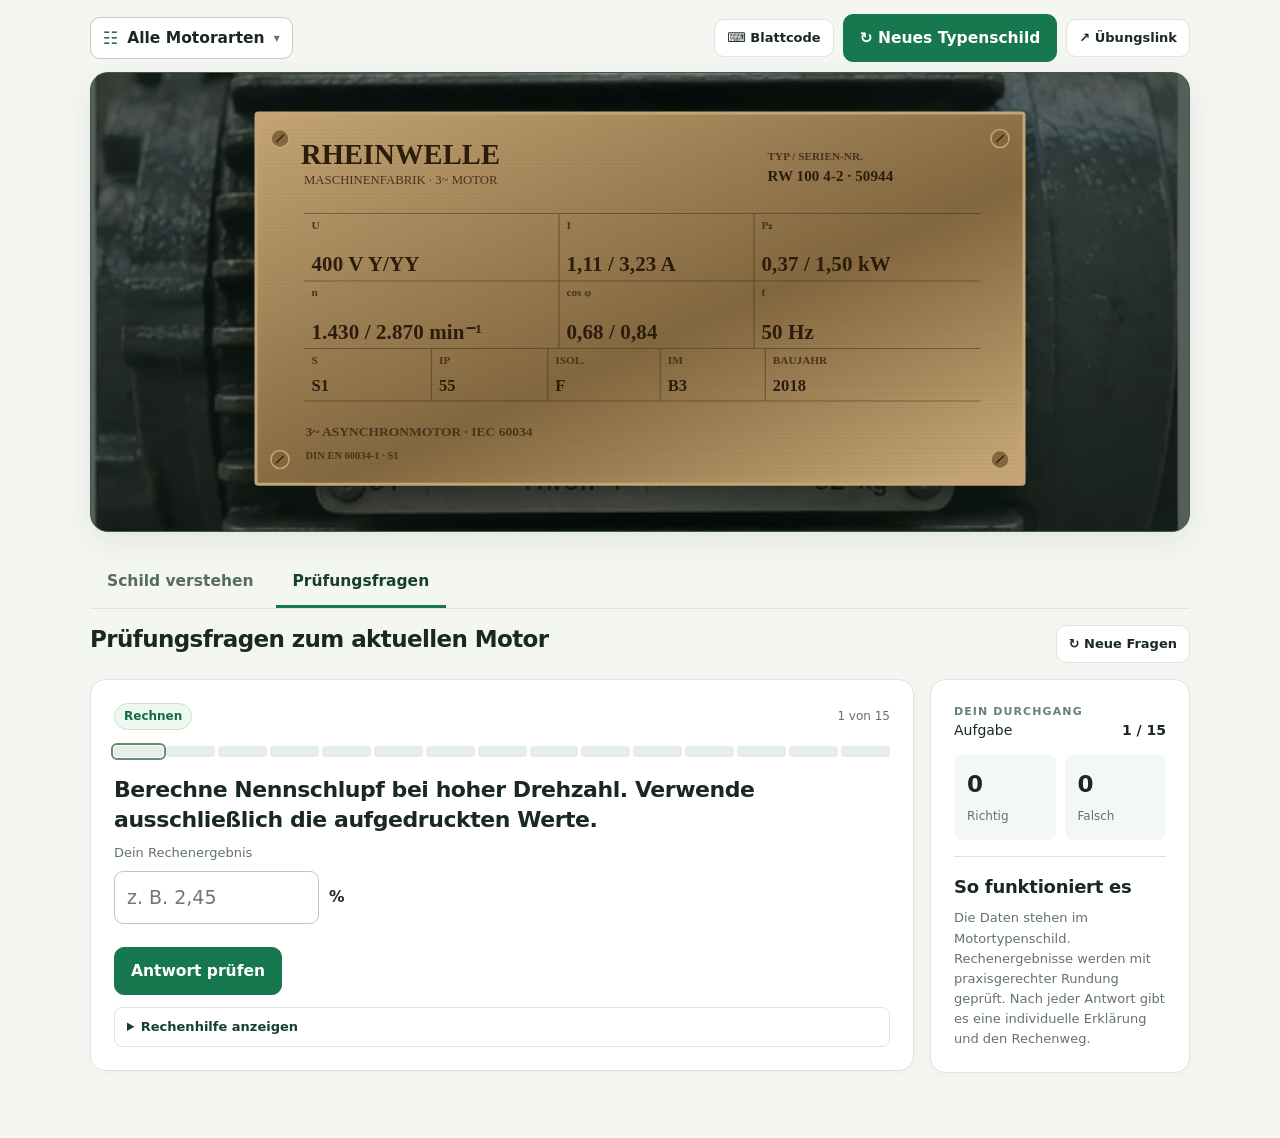
<file: v22/index.html>
<!doctype html>
<html lang="de">
<head>
<meta charset="utf-8">
<meta name="viewport" content="width=device-width, initial-scale=1">
<meta name="theme-color" content="#14251f">
<link rel="icon" href="data:image/svg+xml,%3Csvg xmlns='http://www.w3.org/2000/svg' viewBox='0 0 48 48'%3E%3Crect width='48' height='48' rx='10' fill='%23163f30'/%3E%3Ctext x='24' y='34' font-size='28' text-anchor='middle' fill='white'%3E%E2%9A%A1%3C/text%3E%3C/svg%3E">
<title>Motortypenschild verstehen · Lerntrainer V20</title>
<style>
:root{color-scheme:light;--ink:#192922;--mute:#62746a;--bg:#f4f6f2;--paper:#fff;--line:#dce5df;--forest:#163f30;--green:#17774f;--soft:#eaf4ed;--red:#a53624;--redbg:#fceee9;--gold:#c09537;--rad:15px}
*{box-sizing:border-box}html{scroll-behavior:smooth}body{margin:0;background:var(--bg);color:var(--ink);font:15.5px/1.55 system-ui,-apple-system,"Segoe UI",Roboto,Arial,sans-serif}button,input,select{font:inherit}button{cursor:pointer}button:focus-visible,input:focus-visible{outline:3px solid #4ca47c;outline-offset:3px}a{color:var(--green)}.wrap{width:min(1100px,calc(100% - 36px));margin:auto}.top{background:#14271e;color:#eef9f2;border-bottom:1px solid #345344}.top .wrap{min-height:69px;display:flex;align-items:center;gap:18px;justify-content:space-between}.mark{display:flex;gap:12px;align-items:center}.logo{background:#d9eee1;color:#133927;width:39px;height:39px;border-radius:10px;display:grid;place-items:center;font-weight:900;font-size:22px}.brand{font-weight:790;line-height:1.1;letter-spacing:-.4px}.brand small{display:block;font-size:11px;font-weight:500;letter-spacing:.08em;color:#b4cbbd;margin-top:4px;text-transform:uppercase}.topbadge{border:1px solid #52715d;border-radius:100px;font-size:12px;padding:5px 12px;color:#d8e6de}
main{padding:28px 0 65px}.headline{display:flex;justify-content:space-between;align-items:flex-end;gap:20px;margin-bottom:18px}.eyebrow{font-size:12px;letter-spacing:.12em;text-transform:uppercase;font-weight:750;color:var(--green)}h1{font-size:clamp(29px,4vw,41px);line-height:1.08;letter-spacing:-1.4px;margin:6px 0 9px}h2{margin:0;font-size:23px;letter-spacing:-.6px;line-height:1.25}h3{margin:0;font-size:18px;letter-spacing:-.25px}.sub{color:var(--mute);margin:0;max-width:650px}.btn{display:inline-flex;align-items:center;justify-content:center;gap:8px;padding:11px 16px;font-weight:680;border-radius:10px;border:1px solid var(--green);background:var(--green);color:white;transition:background .15s,border .15s;white-space:nowrap}.btn:hover{background:#0b5939}.btn.ghost{border-color:var(--line);background:var(--paper);color:var(--ink)}.btn.ghost:hover{border-color:#739e87;background:#f5faf6}.btn.sm{padding:8px 12px;font-size:13px}.btn:disabled{cursor:not-allowed;opacity:.5}.plate-wrap{background:radial-gradient(circle at 50% -20%,#566e60,#263c32 60%,#182d24);border:1px solid #3d5a48;border-radius:18px;padding:clamp(12px,3vw,34px);box-shadow:0 9px 30px #152b2015;position:relative;overflow:hidden}.plate-wrap:before{content:'';position:absolute;inset:0;background:repeating-linear-gradient(145deg,transparent 0 6px,#ffffff08 7px,transparent 8px 23px);pointer-events:none}.plate{position:relative;margin:auto;display:block;width:min(100%,900px);height:auto;filter:drop-shadow(0 12px 12px #0718118e);touch-action:manipulation}.plate text{user-select:none}.plate .field{cursor:pointer;outline:none}.plate .field .hit{fill:transparent;stroke:transparent;stroke-width:2}.plate .field:hover .hit,.plate .field:focus .hit{fill:#bfe0cb2a;stroke:#397a5c;stroke-width:2}.plate .field.active .hit{fill:#d8f7e250;stroke:#0a7850;stroke-width:2.6}.plate .field:focus-visible .hit{stroke:#e4952c;stroke-width:3}.plate text.stamp{font-family:Consolas,Menlo,monospace;fill:#25302f;font-weight:740}.plate text.label{font-family:Consolas,Menlo,monospace;fill:#54605e;font-weight:640}.plate .rule{stroke:#7d8787;stroke-width:1}.plate .fine{stroke:#a8b0af;stroke-width:.8}.plate-head{display:flex;justify-content:space-between;gap:10px;align-items:center;margin-top:13px;color:#d6e7da;font-size:12.5px}.plate-head .hint{display:flex;gap:8px;align-items:center}.plate-head .hint i{display:inline-flex;width:19px;height:19px;align-items:center;justify-content:center;border:1px solid #b4d6c5;border-radius:100%;font-style:normal;font-weight:700}.meta-tags{display:flex;gap:8px;flex-wrap:wrap}.meta-tags span{border:1px solid #648574;border-radius:100px;padding:3px 10px}.tabs{display:flex;gap:5px;margin:25px 0 16px;border-bottom:1px solid var(--line)}.tab{padding:12px 17px;border:none;border-bottom:3px solid transparent;color:#566c60;background:none;font-weight:720}.tab[aria-selected=true]{border-color:var(--green);color:var(--forest)}.tab:hover{color:#17774f}.panel{display:none}.panel.on{display:block}.learning{display:grid;grid-template-columns:minmax(0,.94fr) minmax(0,1.06fr);gap:16px}.card{background:var(--paper);border:1px solid var(--line);border-radius:var(--rad);padding:23px;box-shadow:0 3px 8px #24453307}.card h2{margin-bottom:9px}.card h3{margin-bottom:8px}.muted{color:var(--mute)}.minilabel{font-size:11px;letter-spacing:.1em;text-transform:uppercase;color:#668276;font-weight:850}.selected-kicker{display:flex;gap:10px;align-items:center;margin-bottom:10px}.pill{display:inline-flex;border:1px solid #c6e4d1;background:#edf9ef;color:#1a6746;border-radius:100px;padding:3px 9px;font-weight:770;font-size:12px}.bigvalue{font:780 30px/1.2 ui-monospace,Consolas,monospace;letter-spacing:-.9px;margin:6px 0 14px;overflow-wrap:anywhere}.info-text p{margin:0 0 11px}.math{padding:12px 15px;border:1px solid #d9e6dc;border-radius:9px;background:#f6faf7;font:650 15px/1.7 ui-monospace,Consolas,monospace;overflow-wrap:anywhere;white-space:pre-line}.note{border-left:3px solid var(--gold);background:#fffaf0;border-radius:6px;padding:10px 13px;margin-top:14px;font-size:14px}.field-nav{display:grid;grid-template-columns:repeat(2,minmax(0,1fr));gap:8px;margin-top:17px}.fieldbtn{background:#fff;text-align:left;border:1px solid var(--line);border-radius:9px;padding:11px 12px;min-height:55px}.fieldbtn:hover{border-color:#5d9a75}.fieldbtn[aria-pressed=true]{background:var(--soft);border-color:#438a62}.fieldbtn b{display:block;font-size:13px}.fieldbtn small{display:block;color:var(--mute);font-size:12px}.quick{display:grid;gap:10px}.quick-item{display:flex;gap:11px}.quicknum{display:grid;place-items:center;flex:none;width:27px;height:27px;background:var(--soft);color:var(--green);border-radius:8px;font-weight:800;font-size:13px}.quick-item p{margin:1px 0 0;color:var(--mute);font-size:13.5px}.divider{height:1px;background:var(--line);margin:17px 0}.formula-stack{display:grid;gap:8px}.formula-line{display:flex;justify-content:space-between;gap:12px;align-items:center;border:1px solid var(--line);border-radius:9px;padding:9px 12px}.formula-line .name{font-size:12px;color:var(--mute)}.formula-line .val{font-family:ui-monospace,Consolas,monospace;font-weight:720;text-align:right;font-size:13px}
.quizhead{display:flex;align-items:start;justify-content:space-between;gap:15px;margin-bottom:16px}.quizhead p{margin:6px 0 0;color:var(--mute)}.quizframe{display:grid;grid-template-columns:1fr 260px;gap:16px;align-items:start}.progress{background:#e6eee8;height:8px;border-radius:100px;overflow:hidden;margin:16px 0 12px}.progress i{display:block;background:var(--green);height:100%;width:0;transition:width .2s}.qtop{display:flex;gap:8px;justify-content:space-between;align-items:center}.qtitle{font-size:22px;letter-spacing:-.45px;line-height:1.36;margin:18px 0}.choices{display:grid;gap:8px}.choice{display:flex;text-align:left;align-items:center;gap:12px;width:100%;border:1.5px solid #d9e4db;border-radius:10px;background:white;padding:12px 14px;color:var(--ink)}.choice:hover:not(:disabled){border-color:#4d9d73;background:#f7fbf8}.choice:disabled{cursor:default}.choice .idx{flex:none;display:grid;place-items:center;width:27px;height:27px;border:1px solid #bbcfc2;border-radius:7px;font-weight:780;font-size:12px}.choice.correct{border-color:#199364;background:#eaf8f0}.choice.wrong{border-color:#c05b46;background:#fff1ed}.answerbox{display:grid;gap:8px;max-width:385px}.answerbox label{color:var(--mute);font-size:13px}.inp-row{display:flex;align-items:center;gap:10px}.numberin{font-size:19px;width:min(205px,65%);padding:11px 12px;border:1px solid #b9cbbf;border-radius:9px;color:var(--ink)}.unit{font-weight:720}.feedback{border:1px solid #a0d4b4;background:#effaf3;padding:16px;border-radius:11px;margin-top:15px;display:grid;gap:6px}.feedback.bad{border-color:#e9b3a3;background:var(--redbg)}.feedback .ft{font-size:16px;font-weight:800;color:#14663c}.feedback.bad .ft{color:var(--red)}.feedback p{margin:0}.feedback .step{padding:10px 12px;background:#ffffffbd;border-radius:7px;font:600 13px/1.6 ui-monospace,Consolas,monospace;white-space:pre-line;overflow-wrap:anywhere}.qactions{display:flex;align-items:center;gap:10px;flex-wrap:wrap;margin-top:15px}.smallstat{display:grid;gap:12px}.statline{display:flex;justify-content:space-between;align-items:center;gap:10px;font-size:14px}.statline b{font-variant-numeric:tabular-nums}.statblocks{display:grid;grid-template-columns:1fr 1fr;gap:9px}.sstat{padding:13px;border-radius:9px;background:#f3f8f4}.sstat strong{display:block;font-size:23px}.sstat span{color:var(--mute);font-size:12px}.quizside hr{border:0;border-top:1px solid var(--line);margin:16px 0}.quizside p{margin:0;color:var(--mute);font-size:13px}.qdone{text-align:center;padding:25px 10px}.qdone .score{font-size:49px;font-weight:870;color:var(--green);line-height:1.3}.qdone .review{display:grid;gap:7px;text-align:left;margin-top:20px}.review-item{display:flex;gap:9px;padding:10px 12px;background:#f5f8f6;border:1px solid var(--line);border-radius:8px}.review-item strong{color:#1e6c46}.review-item.bad strong{color:var(--red)}.footer{margin-top:25px;text-align:center;color:#748578;font-size:12px}.status{min-height:24px;opacity:0;transition:opacity .1s}.status.show{opacity:1}.helpbox{font-size:13px;color:var(--mute);margin-top:12px}.helpbox details{margin-top:7px;border:1px solid var(--line);border-radius:8px;padding:9px 12px}.helpbox summary{cursor:pointer;font-weight:650;color:var(--forest)}.helpbox p{margin:8px 0 0}.tipfloat{position:fixed;z-index:10;pointer-events:none;background:#142e21;color:#fff;max-width:260px;font-size:12px;padding:9px 12px;border-radius:9px;box-shadow:0 5px 15px #0003;display:none}.tipfloat.show{display:block}
@media(max-width:800px){.learning,.quizframe{grid-template-columns:1fr}.quizside{order:-1}.quizside .smallstat{display:flex;gap:12px;align-items:center;justify-content:space-between}.quizside hr,.quizside .quiz-note{display:none}.statblocks{min-width:175px}.quizside{padding:13px 16px}.headline{align-items:flex-start}.plate-wrap{padding:13px}.plate-head .meta-tags{display:none}}
@media(max-width:560px){.wrap{width:calc(100% - 24px)}main{padding:22px 0 45px}.top .wrap{min-height:60px}.topbadge{display:none}.headline{display:block}.headline .btn{margin-top:14px}.plate-wrap{border-radius:12px;padding:8px}.plate-head{padding:0 7px 5px;line-height:1.4}.plate .stamp,.plate .label{paint-order:stroke}.tab{flex:1;padding:11px 8px;font-size:14px}.card{padding:16px}.field-nav{gap:7px}.fieldbtn{padding:9px}.fieldbtn b{font-size:12px}.fieldbtn small{font-size:11px}.qtitle{font-size:19px}.quizhead{display:block}.quizhead .btn{margin-top:10px}.quizside .smallstat{display:block}.quizside .statblocks{margin-top:8px}.plate{min-width:0}.bigvalue{font-size:25px}.plate-head .hint{font-size:11px}}
@media(prefers-reduced-motion:reduce){*,*:before,*:after{scroll-behavior:auto!important;transition:none!important}}

/* Unterschiedliche Gravur- und Druckstile der fiktiven Hersteller */
.plate .frame-lines .rule{stroke:#687777;stroke-width:1.5}
.plate text.maker{font-family:Arial,"Segoe UI",sans-serif;fill:#263936;font-weight:850}
.plate text.submaker{font-family:Consolas,monospace;fill:#425650}
.plate.theme-blue text.stamp,.plate.theme-blue text.maker,.plate.theme-blue text.submaker{fill:#e9f6fb}
.plate.theme-blue text.label{fill:#c2d6e0}
.plate.theme-blue .frame-lines .rule{stroke:#87a8b8}
.plate.theme-blue .field:hover .hit,.plate.theme-blue .field.active .hit{fill:#def9ff25;stroke:#a9ecf1}
.plate.theme-graphite text.stamp,.plate.theme-graphite text.maker{fill:#eee5c9}
.plate.theme-graphite text.label,.plate.theme-graphite text.submaker{fill:#d3d4ca}
.plate.theme-graphite .frame-lines .rule{stroke:#929e9d}
.plate.theme-graphite .field:hover .hit,.plate.theme-graphite .field.active .hit{fill:#ffe6a525;stroke:#e4b86b}
.plate.theme-brass text.stamp,.plate.theme-brass text.maker{fill:#3f3425}
.plate.theme-brass text.label,.plate.theme-brass text.submaker{fill:#5f4b30}
.plate.theme-brass .frame-lines .rule{stroke:#796549}
.plate.theme-white text.stamp,.plate.theme-white text.maker{fill:#234651}
.plate.theme-white text.label,.plate.theme-white text.submaker{fill:#52747d}
.plate.theme-white .frame-lines .rule{stroke:#849fa5}

/* Typenschild-Vielfalt: Formate, Oberflächen, Schrifttypen */
.plate.theme-silver{max-width:890px}
.plate.theme-blue{max-width:970px}
.plate.theme-graphite{max-width:850px}
.plate.theme-brass{max-width:805px}
.plate.theme-white{max-width:935px}
.plate.theme-brass text.stamp{font-family:Georgia,"Times New Roman",serif;font-weight:700;letter-spacing:.35px}
.plate.theme-brass text.maker{font-family:Georgia,"Times New Roman",serif;font-style:italic;font-weight:900;letter-spacing:1.2px}
.plate.theme-blue text.stamp{font-family:"Arial Narrow","Liberation Sans Narrow",Arial,sans-serif;font-weight:850;letter-spacing:.25px}
.plate.theme-blue text.maker{font-family:Impact,"Arial Narrow",Arial,sans-serif;letter-spacing:2.2px;font-weight:800}
.plate.theme-graphite text.stamp{font-family:"Courier New",ui-monospace,monospace;font-weight:700;letter-spacing:.45px}
.plate.theme-graphite text.maker{font-family:Verdana,"DejaVu Sans",sans-serif;font-weight:900}
.plate.theme-white text.stamp{font-family:"Trebuchet MS","Segoe UI",sans-serif;font-weight:750}
.plate.theme-white text.maker{font-family:"Trebuchet MS","Segoe UI",sans-serif;letter-spacing:1.2px}
.plate-wrap.quiz-view .plate .field{cursor:default;pointer-events:none}
.plate-wrap.quiz-view .plate .field.active .hit{fill:transparent;stroke:transparent}
.math{white-space:normal;font-family:system-ui,sans-serif;display:grid;gap:9px;padding:15px}
.math-formula{width:100%;overflow-x:auto;text-align:center;padding:6px 2px}
.math-formula math{font-size:clamp(19px,2.1vw,26px);color:#1a382b;margin:auto}
.math-work{border-top:1px solid #dce7df;padding:10px 3px 0;color:#4a6856;font:500 12.5px/1.6 ui-monospace,Consolas,monospace;white-space:pre-line;overflow-wrap:anywhere}
.formula-line .val{font-size:15px;min-width:42%}
.formula-line math{font-size:17px}
.reference{margin-top:15px;border-top:1px solid var(--line);padding-top:14px;display:grid;gap:10px}
.reference h3{font-size:17px;margin:0}
.reference p{margin:0;color:#52675a;font-size:13px}
.ref-table-wrap{overflow-x:auto;border:1px solid var(--line);border-radius:9px}
.ref-table{width:100%;border-collapse:collapse;min-width:300px;font-size:13px;line-height:1.45}
.ref-table th{background:#edf3ee;font-size:12px;color:#44584b;font-weight:750;text-align:left}
.ref-table td,.ref-table th{padding:9px 10px;border-bottom:1px solid #e1e9e3;vertical-align:top}
.ref-table tbody tr:last-child td{border-bottom:0}
.ref-table tr.current td{background:#eaf6ee;font-weight:680}
.ref-table .caption-cell{font-size:12px;color:#637569}
@media(max-width:560px){.math-formula math{font-size:19px}.ref-table td,.ref-table th{padding:7px 8px;font-size:12px}.formula-line{align-items:flex-start;flex-wrap:wrap}}


/* Reduzierter Einstieg: Das Typenschild ist der Aufmacher. */
main.wrap{padding-top:14px}
.plate-actions{display:flex;justify-content:flex-end;margin-bottom:10px}
.plate-wrap{padding-bottom:clamp(12px,3vw,34px)}
/* Gleichungsarten und Einheiten sind nicht austauschbar. */
.formula-line.torque-formula{display:grid;grid-template-columns:minmax(0,1fr);gap:8px;align-items:stretch}
.formula-line.torque-formula .val{text-align:left;font-size:15px;overflow-x:auto}
.formula-unit{font-size:12.5px;line-height:1.5;color:var(--mute)}
.numeric-formula{background:#f2f7f1;border:1px solid #c5d8c8;border-left:4px solid #36895a;padding:12px 13px;border-radius:8px;display:grid;gap:7px}
.numeric-formula strong{font-size:13px;color:#195838}
.numeric-formula .formula-unit{color:#2c4f3b}


/* Gealterte Typenschilder: unregelmäßige Oberflächen, abweichende Gravur und Proportionen. */
.plate.theme-agedCopper{max-width:780px}
.plate.theme-agedIron{max-width:840px}
.plate.theme-agedEnamel{max-width:920px}
.plate.theme-agedCopper text.stamp,.plate.theme-agedCopper text.maker{font-family:Georgia,'Times New Roman',serif;fill:#2c1c0c;font-weight:800;letter-spacing:.15px}
.plate.theme-agedCopper text.label,.plate.theme-agedCopper text.submaker{font-family:Georgia,serif;fill:#49341b}
.plate.theme-agedCopper .frame-lines .rule{stroke:#674624;stroke-width:2}
.plate.theme-agedIron text.stamp,.plate.theme-agedIron text.maker{font-family:'Courier New',monospace;fill:#191f1f;font-weight:900;letter-spacing:-.4px}
.plate.theme-agedIron text.label,.plate.theme-agedIron text.submaker{fill:#26302f}
.plate.theme-agedIron .frame-lines .rule{stroke:#555e5a;stroke-width:2}
.plate.theme-agedEnamel text.stamp,.plate.theme-agedEnamel text.maker{font-family:'Trebuchet MS',Arial,sans-serif;fill:#403b2e;font-weight:800}
.plate.theme-agedEnamel text.label,.plate.theme-agedEnamel text.submaker{fill:#665e4d}
.plate.theme-agedEnamel .frame-lines .rule{stroke:#897d65;stroke-width:1.8}
.plate.theme-agedCopper .field:hover .hit,.plate.theme-agedIron .field:hover .hit,.plate.theme-agedEnamel .field:hover .hit{stroke:#e29c36;fill:#ffec9630}


/* Strompfade als SVG-Motorwicklungen statt Widerstandssymbolen */
.connection-diagrams{margin-top:17px;display:grid;grid-template-columns:repeat(2,minmax(0,1fr));gap:12px}
.connection-diagram{margin:0;background:#f8fbf9;border:1px solid #dce7df;border-radius:11px;padding:12px;min-width:0}
.connection-diagram figcaption{font-size:14px;font-weight:780;color:#214534;margin:0 0 6px}
.connection-diagram svg{display:block;width:100%;height:auto;max-height:240px}
.connection-diagram .lead{stroke:#314b40;stroke-width:3;stroke-linecap:round;fill:none}
.connection-diagram .coil{stroke:#17774f;stroke-width:3.4;stroke-linecap:round;stroke-linejoin:round;fill:none}
.connection-diagram .terminal{fill:#1b694a}
.connection-diagram .lab{fill:#2c5140;font:700 15px system-ui,sans-serif}
.connection-diagram .sub-lab{fill:#61786c;font:13px system-ui,sans-serif}
.connection-diagram p{margin:5px 0 0;color:#596e60;font-size:12.5px}
@media(max-width:740px){.connection-diagrams{grid-template-columns:1fr}.connection-diagram svg{max-height:205px}}

.sr-only{position:absolute!important;width:1px!important;height:1px!important;padding:0!important;margin:-1px!important;overflow:hidden!important;clip:rect(0,0,0,0)!important;white-space:nowrap!important;border:0!important}

/* Einfache zweireihige Motorklemmbretter, getrennt von den Wicklungsschaltbildern. */
.connection-group{display:grid;align-content:start;gap:12px;min-width:0}
.connection-group .connection-diagram{height:100%}
.connection-diagram .terminal-board{max-height:230px}
.connection-diagram .terminal-tag{fill:#25322a;font:650 14px system-ui,sans-serif}
.connection-diagram .terminal-phase{fill:#25322a;font:750 18px system-ui,sans-serif}
.terminal-figure{background:#fffdf9}
/* V19: kompakte und barrierearm bedienbare Mehrfachauswahl für Motorarten. */
.plate-actions{display:flex;align-items:center;justify-content:flex-end;gap:9px;flex-wrap:wrap;margin-bottom:10px}
.motor-filter{position:relative;margin-right:auto;min-width:0}
.motor-filter-trigger{display:inline-flex;align-items:center;gap:9px;background:#fff;color:#192922;border:1px solid #bdcec2;border-radius:10px;padding:10px 12px;font-weight:700;max-width:100%;text-align:left;line-height:1.35}
.motor-filter-trigger:hover,.motor-filter-trigger[aria-expanded=true]{background:#f5faf6;border-color:#4e9270}
.motor-filter-trigger .filter-icon{font-size:17px;line-height:1;color:#2d704b}
.motor-filter-trigger .filter-text{overflow:hidden;text-overflow:ellipsis;white-space:nowrap}
.motor-filter-trigger .filter-chevron{margin-left:auto;font-size:12px;color:#62746a}
.motor-filter-popover{position:absolute;top:calc(100% + 7px);left:0;z-index:30;width:min(308px,calc(100vw - 24px));background:#fff;border:1px solid #cad8cd;border-radius:13px;padding:14px;box-shadow:0 15px 40px #102b1b30;color:#192922}
.motor-filter-popover[hidden]{display:none}
.motor-filter-popover h3{font-size:15px;margin:0 0 11px}
.motor-filter-list{display:grid;gap:3px}
.motor-filter-item{display:flex;gap:10px;align-items:flex-start;padding:9px 7px;border-radius:8px;font-size:13.5px;line-height:1.45;cursor:pointer}
.motor-filter-item:hover{background:#edf5ef}
.motor-filter-item input{accent-color:#17774f;width:18px;height:18px;flex:none;margin:1px 0 0;cursor:pointer}
.motor-filter-item input:focus-visible{outline:3px solid #4ca47c;outline-offset:2px}
.motor-filter-item input:disabled{cursor:not-allowed}
.motor-filter-actions{display:flex;align-items:center;justify-content:space-between;gap:8px;margin-top:12px;padding-top:12px;border-top:1px solid #e1e8e2}
.motor-filter-actions .btn{padding:8px 12px;font-size:13px}
.motor-filter-actions .btn:focus-visible{outline:3px solid #4ca47c;outline-offset:2px}
@media(max-width:680px){.plate-actions{display:flex;flex-wrap:wrap;gap:8px}.motor-filter{flex:1 0 100%;margin-right:0}.motor-filter-trigger{max-width:100%;width:100%}.plate-actions #newMotor{white-space:normal;flex:1 1 auto}.plate-actions #shareMotor{flex:0 1 auto}}
@media(max-width:340px){.plate-actions #shareMotor{flex:1 1 100%}}
/* V15: Der Fortschritt zeigt jede Antwort einzeln, statt alle Fortschritte grün einzufärben. */
.progress{display:flex;align-items:stretch;gap:3px;height:11px;background:none;overflow:visible;margin:16px 0 12px}
.progress .progress-segment{display:block;flex:1;min-width:0;border-radius:3px;background:#e6eee8;transition:background .15s}
.progress .progress-segment.right{background:#188757}
.progress .progress-segment.wrong{background:#c24837}
.progress .progress-segment.active{outline:2px solid #658d76;outline-offset:1px}
.progress.summary-progress{margin:20px auto 12px;max-width:550px;height:14px}
.progress-legend{display:flex;justify-content:center;gap:15px;flex-wrap:wrap;color:#62746a;font-size:12px;margin:2px 0 14px}
.progress-legend span{display:inline-flex;align-items:center;gap:6px}
.progress-legend i{width:11px;height:11px;display:inline-block;border-radius:3px;background:#e6eee8}
.progress-legend .right{background:#188757}.progress-legend .wrong{background:#c24837}
.review-detail{text-align:left;border:1px solid #e2c2b8;background:#fff8f5;border-radius:10px;padding:12px 14px;margin-top:10px}
.review-detail summary{cursor:pointer;color:#803426;font-weight:700;line-height:1.5}
.review-detail[open] summary{margin-bottom:12px}
.review-detail .feedback{margin-top:10px}
.review-detail .user-answer{font-size:13px;color:#4f6054;margin:0 0 8px}
.review-detail .user-answer strong{color:#26382d}
.year-overview{margin-top:16px}
.year-overview .ref-table{min-width:260px}
.year-overview details{border:1px solid var(--line);border-radius:9px;padding:11px 13px;margin-top:10px;background:#f8fbf8}
.year-overview summary{font-weight:730;cursor:pointer;color:#174c34}
.year-overview details p{margin:9px 0 0}
.year-overview .sources{font-size:12px;margin-top:11px}

/* V18: mobile Schildansicht nur auf kleinen Bildschirmen, kein Desktop-Zoom. */
.mobile-plate-trigger{display:none}
#plateModal{padding:0;border:1px solid #b9cec0;border-radius:14px;background:#f3f6f3;color:#1b3226;box-shadow:0 25px 85px #0007;width:min(98vw,1100px);max-width:98vw;max-height:92dvh}
#plateModal::backdrop{background:#0c1812bd}
.modal-head{display:flex;gap:12px;align-items:center;justify-content:space-between;padding:12px 15px;background:#fff;border-bottom:1px solid #dce5df}
.modal-head strong{font-size:15px}
.modal-scroll{overflow:auto;max-height:calc(92dvh - 105px);padding:12px;touch-action:pan-x pan-y}
.modal-scroll .plate{display:block;width:950px;max-width:none;height:auto;margin:auto;filter:none}
.modal-help{font-size:12px;color:#61756b;margin:0;padding:4px 14px 12px}
.share-state{font-size:12px;color:#4d6e59;min-height:1em;margin-top:3px}
@media(max-width:760px){
 .mobile-plate-trigger{display:inline-flex;font-size:12px;padding:7px 10px;white-space:normal}
 .quizhead{align-items:center}
 .quizframe{display:flex;flex-direction:column}
 #questionCard{order:0;width:100%}
 .quizside{order:1;width:100%}
 .quizside .smallstat{display:flex;justify-content:space-between;gap:12px;align-items:center}
 .quizside .statblocks{min-width:160px}
 .modal-scroll .plate{width:830px}
}
@media(max-width:420px){.qtop{align-items:flex-start;flex-wrap:wrap;row-gap:7px}.modal-scroll .plate{width:780px}}
.sheet-solution-row{border-bottom:1px solid #dce5df;padding:17px 0}.sheet-solution-row h3{font-size:16px;margin:0 0 9px}.sheet-solution-row p{margin:5px 0}.sheet-solution-row pre{white-space:pre-wrap;font:13px/1.55 ui-monospace,monospace;background:#f3f7f4;padding:12px;border-radius:8px}
.code-dialog{border:1px solid #c4d5cb;border-radius:16px;padding:24px;max-width:min(430px,calc(100vw - 28px));width:100%;color:#192922;box-shadow:0 25px 70px #0004}
.code-dialog::backdrop{background:#101c16a8}.code-dialog h2{margin:0 0 9px;font-size:21px}.code-dialog p{font-size:13px;color:#526657}
.code-dialog label{display:block;font-weight:700;margin-top:16px}.code-dialog input{width:100%;border:1px solid #afc7b8;border-radius:9px;margin:6px 0 0;padding:12px;font-size:20px;letter-spacing:.08em;text-transform:uppercase}
.code-actions{display:flex;gap:9px;justify-content:flex-end;margin-top:19px}.code-dialog .code-error{color:#9f352b;min-height:1.2em}
/* V22: fotografischer Motor als Buehnenhintergrund, keine Auswirkung auf SVG-Typenschilder. */
.plate-wrap{background:linear-gradient(90deg,rgba(16,28,23,.64),rgba(18,31,28,.32),rgba(16,28,23,.64)),url("[data-uri]") center center/cover no-repeat!important}
.plate-wrap:before{background:none!important}
</style>
</head>
<body>

<main class="wrap"><div class="plate-actions">
<div class="motor-filter" id="motorFilter">
 <button type="button" class="motor-filter-trigger" id="motorFilterTrigger" aria-label="Motorarten auswählen" aria-controls="motorFilterPopover" aria-expanded="false" aria-haspopup="true"><span class="filter-icon" aria-hidden="true">☷</span><span class="filter-text" id="motorFilterText">Alle Motorarten</span><span class="filter-chevron" aria-hidden="true">▾</span></button>
 <div class="motor-filter-popover" id="motorFilterPopover" aria-label="Motorartenfilter" hidden>
  <h3>Motorarten auswählen</h3>
  <div class="motor-filter-list" role="group" aria-label="Motorarten für das nächste Typenschild">
   <label class="motor-filter-item"><input type="checkbox" data-motor-kind="standard" checked><span>Standardmotor · modern</span></label>
   <label class="motor-filter-item"><input type="checkbox" data-motor-kind="historical" checked><span>Standardmotor · historisch</span></label>
   <label class="motor-filter-item"><input type="checkbox" data-motor-kind="dahlander-delta" checked><span>Dahlander Δ/YY</span></label>
   <label class="motor-filter-item"><input type="checkbox" data-motor-kind="dahlander-star" checked><span>Dahlander Y/YY</span></label>
   <label class="motor-filter-item"><input type="checkbox" data-motor-kind="dual" checked><span>Zwei getrennte Wicklungen</span></label>
  </div>
  <div class="motor-filter-actions"><button type="button" class="btn ghost sm" id="selectAllMotorKinds">Alle auswählen</button><button type="button" class="btn sm" id="closeMotorFilter">Fertig</button></div>
 </div>
</div>
<button type="button" class="btn ghost sm" id="openWorksheetCode">⌨ Blattcode</button><button type="button" class="btn" id="newMotor">↻ Neues Typenschild</button><button type="button" class="btn ghost sm" id="shareMotor" title="Diesen Motor und den aktuellen Fragen-Durchgang per Link teilen">↗ Übungslink</button><span id="shareState" class="sr-only" role="status" aria-live="polite"></span></div>
<dialog id="worksheetCodeDialog" class="code-dialog" aria-labelledby="codeDialogTitle">
<form method="dialog" id="worksheetCodeForm"><h2 id="codeDialogTitle">Blattcode eingeben</h2>
<p>Code vom Arbeitsblatt oder vom Lösungsblatt eingeben.</p>
<label for="worksheetCodeInput">Blattcode</label><input id="worksheetCodeInput" autocomplete="off" spellcheck="false" maxlength="14" placeholder="A-XXXX-XXXX" />
<p id="worksheetCodeError" role="alert" class="code-error"></p>
<div class="code-actions"><button type="button" class="btn ghost" id="cancelWorksheetCode">Abbrechen</button><button type="submit" class="btn">Öffnen</button></div></form></dialog>
<div class="plate-wrap"><svg class="plate" id="plate" viewBox="0 0 1000 490" role="group" aria-label="Motortypenschild mit technischen Nenndaten" xmlns="http://www.w3.org/2000/svg"></svg></div>
<div class="tabs" role="tablist" aria-label="Lernmodus wählen"><button type="button" id="tabLearn" class="tab" role="tab" aria-selected="false" aria-controls="learn">Schild verstehen</button><button type="button" id="tabQuiz" class="tab" role="tab" aria-selected="true" aria-controls="quiz">Prüfungsfragen</button></div>
<section id="learn" class="panel" hidden role="tabpanel" aria-labelledby="tabLearn"><div class="learning"><div class="card"><h2 id="exTitle">Die Angaben auf dem Motorschild</h2><div id="exValue" class="bigvalue">Δ / Y</div><div id="exBody" class="info-text"></div><div id="exMath"></div><div id="exDiagram"></div><div id="exNote"></div></div><div class="card"><h3>Alle Angaben entdecken</h3><div class="field-nav" id="fieldNav"></div><div class="divider"></div><h3>Die wichtigsten Formeln</h3><div class="formula-stack"><div class="formula-line"><span class="name">Aufgenommene Wirkleistung</span><span class="val" data-formula="lineP"></span></div><div class="formula-line"><span class="name">Wirkungsgrad</span><span class="val" data-formula="eta"></span></div><div class="formula-line"><span class="name">Synchrondrehzahl</span><span class="val" data-formula="ns"></span></div><div class="formula-line"><span class="name">Schlupf</span><span class="val" data-formula="slip"></span></div><div class="formula-line torque-formula">
 <span class="name">Nenndrehmoment – allgemeine physikalische Gleichung</span>
 <span class="val" data-formula="torque"></span>
 <div class="formula-unit">Mit P₂ in <b>W</b> und ω in <b>rad/s</b> erhältst du M in <b>N·m</b>.</div>
 <div class="numeric-formula">
  <strong>Zahlenwertgleichung (Tabellenbuch)</strong>
  <span class="val" data-formula="torqueNumeric"></span>
  <div class="formula-unit"><b>Achtung: Diese Form darfst du nur mit P₂ in kW und n in min⁻¹ einsetzen.</b> Das Ergebnis ist dann in N·m. Bei anderen Einheiten musst du vorher umrechnen.</div>
 </div>
</div></div><div class="helpbox">Für die Synchrondrehzahl bezeichnet <em>p</em> die Polpaarzahl. Beachte bei Zahlenwertgleichungen die ausdrücklich angegebenen Einheiten.</div></div></div></section>
<section id="quiz" class="panel on" role="tabpanel" aria-labelledby="tabQuiz"><div class="quizhead"><div><h2>Prüfungsfragen zum aktuellen Motor</h2></div><button type="button" class="btn ghost sm" id="restartQuiz">↻ Neue Fragen</button></div><div id="quizAnnouncement" class="sr-only" role="status" aria-live="polite" aria-atomic="true"></div><div class="quizframe"><div class="card" id="questionCard"></div><aside class="card quizside"><div class="smallstat"><div><div class="minilabel">Dein Durchgang</div><div class="statline"><span>Aufgabe</span><b id="qcount">1 / 15</b></div></div><div class="statblocks"><div class="sstat"><strong id="qright">0</strong><span>Richtig</span></div><div class="sstat"><strong id="qwrong">0</strong><span>Falsch</span></div></div></div><hr><div class="quiz-note"><h3>So funktioniert es</h3><p>Die Daten stehen im Motortypenschild. Rechenergebnisse werden mit praxisgerechter Rundung geprüft. Nach jeder Antwort gibt es eine individuelle Erklärung und den Rechenweg.</p></div></aside></div></section>
</main>
<div class="tipfloat" id="tip" role="tooltip"></div>
<dialog id="plateModal" aria-label="Vergrößerte Typenschildansicht">
 <div class="modal-head"><strong>Motortypenschild</strong><button class="btn ghost sm" type="button" id="closePlate">Schließen ✕</button></div>
 <div class="modal-scroll" id="modalPlateContent"></div>
 <p class="modal-help">Auf dem Smartphone nach links oder rechts verschieben, um alle Daten zu lesen. Hier werden keine Lösungen angezeigt.</p>
</dialog>

<script>
'use strict';
const $=s=>document.querySelector(s);
const SQRT3=Math.sqrt(3);
const round=(v,d=2)=>Math.round((v+Number.EPSILON)*10**d)/10**d;
const f=(v,d=2)=>Number(v).toLocaleString('de-DE',{minimumFractionDigits:d,maximumFractionDigits:d});
const fi=v=>Number(v).toLocaleString('de-DE',{maximumFractionDigits:0});
const pick=a=>a[Math.floor(Math.random()*a.length)];
const shuffled=a=>{const b=[...a];for(let i=b.length-1;i>0;i--){let j=Math.floor(Math.random()*(i+1));[b[i],b[j]]=[b[j],b[i]];}return b;};
const esc=s=>String(s).replace(/[&<>"']/g,c=>({'&':'&amp;','<':'&lt;','>':'&gt;','"':'&quot;',"'":'&#39;'}[c]));
let motor=null,serial=0,selected='volt',mode='quiz',questions=[],qIndex=0,results=[],currentResponse=null;
const powers=[.37,.55,.75,1.1,1.5,2.2,3,4,5.5,7.5,11,15];
// IEC-Achshöhen passend zu Leistung und Polzahl. Keine künstlichen +10-mm-Baugrößen.
const frameByPoles={
 2:[71,71,80,80,90,90,100,112,132,132,160,160],
 4:[71,80,80,90,90,100,100,112,132,132,160,160],
 6:[80,80,90,90,100,112,132,132,132,160,160,180],
 8:[90,90,100,100,112,132,132,160,160,160,180,200]
};
// EU-Verordnung 2019/1781, Anhang I, Tabellen 1 (IE2) und 2 (IE3), Mindesteta [%] bei 50 Hz.
// Leistungsreihe: 0,37;0,55;0,75;1,1;1,5;2,2;3;4;5,5;7,5;11;15 kW.
const efficiencyMinimum={
 IE2:{
  2:[69.5,74.1,77.4,79.6,81.3,83.2,84.6,85.8,87.0,88.1,89.4,90.3],
  4:[72.7,77.1,79.6,81.4,82.8,84.3,85.5,86.6,87.7,88.7,89.8,90.6],
  6:[67.6,73.1,75.9,78.1,79.8,81.8,83.3,84.6,86.0,87.2,88.7,89.7],
  8:[56.1,61.7,66.2,70.8,74.1,77.6,80.0,81.9,83.8,85.3,86.9,88.0]
 },
 IE3:{
  2:[73.8,77.8,80.7,82.7,84.2,85.9,87.1,88.1,89.2,90.1,91.2,91.9],
  4:[77.3,80.8,82.5,84.1,85.3,86.7,87.7,88.6,89.6,90.4,91.4,92.1],
  6:[73.5,77.2,78.9,81.0,82.5,84.3,85.6,86.8,88.0,89.1,90.3,91.2],
  8:[69.3,73.0,75.0,77.7,79.7,81.9,83.5,84.8,86.2,87.3,88.6,89.6]
 }
};
const powerFactors=[.70,.72,.74,.755,.77,.79,.805,.823,.836,.850,.858,.866];
// Nennwerte in S2/S3/S6 gelten ausschließlich für die genannte Betriebsart;
// ohne zusätzliche S1-Angabe darf daraus keine Dauerbetriebsleistung abgeleitet werden.
const modernDesigns=['silver','blue','graphite','brass','white'];
const agedDesigns=['agedCopper','agedIron','agedEnamel'];
const allDesigns=[...modernDesigns,...agedDesigns];
const insLimit={A:105,E:120,B:130,F:155,H:180};
const ipFirstMeaning={'2':'Fingerschutz; Fremdkörper ab 12,5 mm','4':'Schutz gegen Berühren mit Draht und Fremdkörper ab 1 mm','5':'staubgeschützt (kein schädigendes Eindringen)','6':'staubdicht'};
const ipSecondMeaning={'0':'kein besonderer Wasserschutz','3':'Schutz gegen Sprühwasser','4':'Schutz gegen Spritzwasser aus allen Richtungen','5':'Schutz gegen Strahlwasser','6':'Schutz gegen starkes Strahlwasser','7':'Schutz gegen zeitweiliges Untertauchen'};
const dutyMeanings={
 S1:'Dauerbetrieb bei gleichbleibender Last bis zum thermischen Beharrungszustand',
 S2:'Kurzzeitbetrieb mit festgelegter Dauer und anschließender vollständiger Abkühlung',
 S3:'periodischer Aussetzbetrieb mit Last- und Stillstandsphasen; Anlaufwärme vernachlässigbar',
 S6:'ununterbrochener periodischer Betrieb mit Last- und Leerlaufphasen ohne Stillstandsphase'
};
const dutyCode=m=>m.duty.slice(0,2);
const dutyDescription=m=>dutyMeanings[dutyCode(m)];
const digitIP=m=>m.ip.slice(2).split('');

let lastGeneratedDesign=null;
// V14a: Ein mechanischer Bemessungspunkt mit einer oder mehreren elektrischen
// Anschlussvarianten. Die verschachtelte Struktur ist die verbindliche Datenquelle;
// die Eigenschaften auf der obersten Ebene sind Kompatibilitaets-Getter fuer V13.
function createStandardModel(data){
 const {P2,poles,n,eta,cos,freq,Vd,Vy,frame,mount,ins,ip,duty,ie,design,maker,sector,monogram,year,id,historical,voltageMarking}=data;
 const P1=P2/eta;
 const deltaCurrent=P1*1000/(SQRT3*Vd*cos);
 const starCurrent=P1*1000/(SQRT3*Vy*cos);
 const stage={
   id:'single',powerKW:P2,rpm:n,poles,cosPhi:cos,efficiency:eta,
   ratings:[
     {connection:'delta',voltageV:Vd,currentA:deltaCurrent,displayCurrentA:round(deltaCurrent,2)},
     {connection:'star',voltageV:Vy,currentA:starCurrent,displayCurrentA:round(starCurrent,2)}
   ]
 };
 const m={kind:'standard',era:historical?'historical':'modern',historical,
  identity:{maker,sector,monogram,type:`${monogram} ${frame}-${poles}`,serial:id,year},
  common:{frequencyHz:freq,frame,mount,insulation:ins,protection:ip,duty,ie},
  stages:[stage],design,voltageMarking,maker,sector,monogram,
  type:`${monogram} ${frame}-${poles}`,id,year,frame,mount,ins,ip,duty,ie};
 const ratingDelta=()=>stage.ratings.find(r=>r.connection==='delta');
 const ratingStar=()=>stage.ratings.find(r=>r.connection==='star');
 const props={
  P2:()=>stage.powerKW,poles:()=>stage.poles,pairs:()=>stage.poles/2,
  ns:()=>60*m.common.frequencyHz/(stage.poles/2),n:()=>stage.rpm,
  eta:()=>stage.efficiency,cos:()=>stage.cosPhi,freq:()=>m.common.frequencyHz,
  family:()=>`${ratingDelta().voltageV}/${ratingStar().voltageV}`,
  Vd:()=>ratingDelta().voltageV,Vy:()=>ratingStar().voltageV,
  IDelta:()=>ratingDelta().currentA,IStar:()=>ratingStar().currentA,
  IDispDelta:()=>ratingDelta().displayCurrentA,IDispStar:()=>ratingStar().displayCurrentA,
  P1:()=>stage.powerKW/stage.efficiency,
  losses:()=>stage.powerKW/stage.efficiency-stage.powerKW,
  torque:()=>9550*stage.powerKW/stage.rpm,
  slip:()=>(60*m.common.frequencyHz/(stage.poles/2)-stage.rpm)/(60*m.common.frequencyHz/(stage.poles/2))
 };
 Object.defineProperties(m,Object.fromEntries(Object.entries(props).map(([name,get])=>[name,{enumerable:true,get}])));
 validateStandardModel(m);
 return m;
}
function validateStandardModel(m){
 if(m.stages.length!==1||m.stages[0].ratings.length!==2)throw Error('Standardmotor: Betriebsstufen fehlerhaft');
 if(!(m.n>0&&m.n<m.ns&&m.P2>0&&m.eta>0&&m.eta<1&&m.cos>0&&m.cos<=1))throw Error('Unplausible Nennwerte');
 if(!Number.isFinite(m.IDelta)||!Number.isFinite(m.IStar)||m.IDelta<=0||m.IStar<=0)throw Error('Ungültige Bemessungsströme');
 if(Math.abs(m.Vy/m.Vd-SQRT3)>.025)throw Error('Nennspannungen passen nicht zu Δ/Y');
 if(m.historical&&![220,380].includes(m.Vd))throw Error('Unzulässige historische Spannungsreihe');
 if(!m.historical&&![230,400].includes(m.Vd))throw Error('Unzulässige moderne Spannungsreihe');
 return true;
}
function makeStandardMotor(selection='random'){
 // Auswahlparameter optional, damit die in V13 vorhandenen automatisierten Tests weiterlaufen.
 if(typeof selection==='object'&&selection!==null)selection=selection.kind||'random';
 if(!['random','standard','historical'].includes(selection))throw Error('Unbekannte Motorauswahl: '+selection);
 // Zufall: ca. 80 % moderne und 20 % historische Standard-Asynchronmotoren.
 // Weitere Motorarten werden erst in V14b/V14c freigeschaltet.
 const requested=selection==='random'?(Math.random()<.20?'historical':'standard'):selection;
 const idx=Math.floor(Math.random()*powers.length),P2=powers[idx],poles=pick([2,4,6,8]),pairs=poles/2,ns=3000/pairs;
 const designPool=requested==='historical'?agedDesigns:allDesigns;
 const candidates=designPool.filter(d=>d!==lastGeneratedDesign);
 const design=pick(candidates.length?candidates:designPool);
 lastGeneratedDesign=design;
 const aged=agedDesigns.includes(design);
 const historical=requested==='historical';
 const year=historical?1971+Math.floor(Math.random()*16):aged?2004+Math.floor(Math.random()*7):2022+Math.floor(Math.random()*5);
 const duty=pick(aged?['S1','S1','S1','S2 30min','S3 40%','S6 40%']:
                        ['S1','S1','S1','S1','S1','S2 30min','S3 40%','S6 40%']);
 const isContinuous=duty==='S1';
 const requiredIE=P2<.75?'IE2':'IE3';
 const ie=!aged&&isContinuous?requiredIE:null;
 const minimum=efficiencyMinimum[requiredIE][poles][idx];
 const eta=aged
  ?round(Math.max(.50,(efficiencyMinimum.IE2[poles][idx]-1.2-Math.random()*2.5)/100),3)
  :round(Math.min(.965,(minimum+.3+Math.random()*.9)/100),3);
 const sizeslip=(P2<1.1?[.043,.087]:P2<4?[.025,.060]:[.015,.048]);
 const slipRaw=sizeslip[0]+Math.random()*(sizeslip[1]-sizeslip[0])+(poles>=6&&P2>=4?.010:0);
 const n=Math.round(ns*(1-slipRaw)/5)*5;
 const cos=round(Math.min(.92,Math.max(.60,powerFactors[idx]+(Math.random()-.5)*.06-(poles===8?.045:poles===6?.018:0))),2);
 const family=historical
   ? (P2>=5.5?pick(['380/660','380/660','220/380']):pick(['220/380','220/380','380/660']))
   : (P2>=5.5?'400/690':P2>=3?pick(['400/690','400/690','230/400']):pick(['230/400','400/690']));
 const [Vd,Vy]=family.split('/').map(Number);
 const frame=frameByPoles[poles][idx],mount=pick(['B3','B5','B14']);
 const ins=pick(aged?['E','B','F']:['B','F','F','H']);
 const ip=pick(aged?['IP23','IP44','IP54','IP55']:['IP44','IP54','IP55','IP55','IP65','IP66']);
 const manufacturers={
  silver:['KERNWERK','ELEKTROMOTOREN','KW'],blue:['NORDWELL','DRIVE SYSTEMS','NW'],
  graphite:['ROTEC','INDUSTRIAL MOTORS','RT'],brass:['WELLENWERK','MOTORENFABRIK','WW'],
  white:['VOLTARA','ANTRIEBSTECHNIK','VA'],
  agedCopper:['RHEINWELLE','MASCHINENFABRIK','RW'],agedIron:['ELMATOR','DREHSTROMANTRIEBE','EL'],
  agedEnamel:['HÜTTENWERK','ELEKTROMASCHINEN','HW']
 };
 const [maker,sector,monogram]=manufacturers[design];
 // Bei der Mehrzahl der Standardschilder ist Δ/Y wie in der Praxis angegeben.
 // Historische Schilder verzichten gelegentlich häufiger auf die Kennzeichnung.
 const marked=Math.random()<(historical?.70:.80);
 const voltageMarking=marked?pick(['delta-star','U-delta-star','delta-star-U']):'plain';
 return createStandardModel({P2,poles,n,eta,cos,freq:50,Vd,Vy,frame,mount,ins,ip,duty,ie,
  design,maker,sector,monogram,year,id:String(58000+Math.floor(Math.random()*9000)),historical,voltageMarking});
}

// V14: Polumschaltbare Motoren (Dahlander und zwei unabhaengige Wicklungen).
// Alle Nenndaten pro mechanischer Stufe, pro Stufe eigene elektrische ratings.
const switchVariants=['dahlander-delta','dahlander-star','dual'];
const motorWeights=[['standard',60],['historical',20],['dahlander-delta',8],['dahlander-star',7],['dual',5]];
let previousKind='';
// Die Gewichtung bleibt innerhalb jeder beliebigen Teilmenge relativ erhalten.
const allMotorKinds=motorWeights.map(([kind])=>kind);
function chooseMotorKind(allowedKinds=allMotorKinds){
 const allowed=new Set(allowedKinds);
 const weighted=motorWeights.filter(([kind])=>allowed.has(kind));
 if(!weighted.length)throw Error('Mindestens eine Motorart muss aktiviert sein');
 const sum=weighted.reduce((s,[,weight])=>s+weight,0);
 let r=Math.random()*sum;
 return weighted.find(([,weight])=>(r-=weight)<0)?.[0]||weighted[weighted.length-1][0];
}
function makeMotor(selection='random'){
 if(typeof selection==='object'&&!Array.isArray(selection)&&selection!==null)selection=selection.kind||'random';
 const allowed=selection==='random'?allMotorKinds:Array.isArray(selection)?selection:[selection];
 if(!allowed.length||allowed.some(kind=>!allMotorKinds.includes(kind)))throw Error('Unbekannte Motorauswahl');
 const resolved=allowed.length===1?allowed[0]:chooseMotorKind(allowed);
 previousKind=resolved;
 return switchVariants.includes(resolved)?makeSwitchMotor(resolved):makeStandardMotor(resolved);
}
const switchFrames=[80,90,100,112,132,160];
const switchPowers=[.37,.55,.75,.9,1.1,1.5,2.2,3,4,5.5];
const switchRatedPowers=[.55,.7,.75,.95,1.1,1.5,1.8,2.2,2.8,3,3.6,4,4.5,5.5,6,7.5,9,11,15,18.5,22,30];
const dualPairs=[[6,4],[8,6],[8,4]];
const switchMakes={
 silver:['KERNWERK','ELEKTROMOTOREN','KW'],blue:['NORDWELL','DRIVE SYSTEMS','NW'],
 graphite:['ROTEC','INDUSTRIAL MOTORS','RT'],brass:['WELLENWERK','MOTORENFABRIK','WW'],
 white:['VOLTARA','ANTRIEBSTECHNIK','VA'],agedCopper:['RHEINWELLE','MASCHINENFABRIK','RW'],
 agedIron:['ELMATOR','DREHSTROMANTRIEBE','EL'],agedEnamel:['HÜTTENWERK','ELEKTROMASCHINEN','HW']
};
function makeSwitchMotor(choice){
 const historical=Math.random() < .25;
 const designs=historical?agedDesigns:allDesigns;
 const allowed=designs.filter(d=>d!==lastGeneratedDesign);
 const design=pick(allowed.length?allowed:designs);
 lastGeneratedDesign=design;
 const [maker,sector,monogram]=switchMakes[design];
 const poles=choice==='dahlander-star'?pick([4,4,8]):choice==='dahlander-delta'?pick([4,8,8]):null;
 const polePair=choice==='dual'?pick(dualPairs):[poles,poles/2];
 const isDual=choice==='dual',isFan=choice==='dahlander-star';
 const base=pick(switchPowers),k=isDual?(1.35+Math.random()*.60):isFan?(3.65+Math.random()*.75):(1.65+Math.random()*.55);
 const targetP=base*k;
 // Höhere und niedrigere Nenndrehzahl unterscheiden sich je nach Polzahl/Schlupf.
 // Die Leistung wird aus technisch passenden Nennleistungs-Paaren gewählt, nicht
 // erst blind gerundet (sonst entstehen zufällige, unplausible Drehmomentsprünge).
 const approxSpeedRatio=polePair[0]/polePair[1];
 const momentBand=isDual?[.60,1.55]:isFan?[1.35,2.75]:[.72,1.12];
 const compatiblePowers=switchRatedPowers.filter(x=>x>base &&
    x/base/approxSpeedRatio>=momentBand[0] && x/base/approxSpeedRatio<=momentBand[1]);
 const highP=(compatiblePowers.length?compatiblePowers:switchRatedPowers.filter(x=>x>base))
    .reduce((best,x)=>Math.abs(x-targetP)<Math.abs(best-targetP)?x:best);
 const voltage=historical?380:400;
 const frame=highP>=19?200:highP>=15?180:highP>=9?160:highP>=5.5?132:highP>=3?112:highP>=1.5?100:highP>=.9?90:80;
 const mount=pick(['B3','B5','B14']),ins=pick(['B','F','F']),ip=pick(['IP44','IP54','IP55','IP55','IP65']);
 const duty='S1';
 const year=historical?1977+Math.floor(Math.random()*19):2012+Math.floor(Math.random()*15);
 const serial=String(22000+Math.floor(Math.random()*77000));
 const variant=isDual?'independent':isFan?'Y/YY':'Δ/YY';
 const stages=[base,highP].map((powerKW,i)=>{
  const nSync=120*50/polePair[i];
  const slip=.025+Math.random()*(i===0?.036:.032);
  const rpm=Math.round(nSync*(1-slip)/5)*5;
  const cosPhi=round(Math.max(.65,Math.min(.91,(i===0?.68:.79)+Math.random()*.095)),2);
  const eta=Math.min(.91,Math.max(.64,(powerKW<.8?.70:powerKW<2?.77:powerKW<5?.82:.85)+(i===1?.02:0)+(Math.random()-.5)*.035));
  const current=P2toI(powerKW,eta,voltage,cosPhi);
  return {id:i===0?'low':'high',powerKW,rpm,poles:polePair[i],cosPhi,
   efficiency:eta,ratings:[{connection:isDual?'star':isFan?(i===0?'star':'doubleStar'):(i===0?'delta':'doubleStar'),
    voltageV:voltage,currentA:current,displayCurrentA:round(current,2)}]};
 });
 const m={kind:isDual?'dual':'dahlander',variant,design,historical,
  identity:{maker,sector,monogram,type:`${monogram} ${frame} ${polePair[0]}-${polePair[1]}`,serial,year},
  common:{frequencyHz:50,frame,mount,insulation:ins,protection:ip,duty,ie:null},
  stages, maker,sector,monogram,type:`${monogram} ${frame} ${polePair[0]}-${polePair[1]}`,
  id:serial,year,frame,mount,ins,ip,duty,ie:null,voltageMarking:'switch',freq:50};
 // Bei polumschaltbaren Motoren sind Stufenwerte ausschließlich über stages[]
 // verfügbar. Ein pauschales m.P2 oder m.n würde stillschweigend die erste Stufe
 // verwenden und die zweite Stufe in späteren Features leicht verfälschen.
 validateSwitchMotor(m);return m;
}
function P2toI(powerKW,efficiency,U,cosPhi){return powerKW*1000/(SQRT3*U*cosPhi*efficiency);}
function validateSwitchMotor(m){
 if(m.stages.length!==2||m.stages.some(x=>x.ratings.length!==1))throw Error('Mehrdrehzahlmotor: fehlerhafte Stufen');
 if(m.kind==='dahlander'&&m.stages[0].poles!==2*m.stages[1].poles)throw Error('Dahlander Polzahlverhaeltnis');
 for(const s of m.stages){
  const r=s.ratings[0],syn=120*m.freq/s.poles;
  if(!(s.powerKW>0&&s.rpm>0&&s.rpm<syn&&s.cosPhi>.5&&s.cosPhi<1&&s.efficiency>.50&&s.efficiency<1))throw Error('Mehrdrehzahlmotor: unplausible Mechanik');
  if(!(r.currentA>0&&r.displayCurrentA>0&&Math.abs(r.currentA-P2toI(s.powerKW,s.efficiency,r.voltageV,s.cosPhi))<1e-8))throw Error('Mehrdrehzahlmotor: Strom fehlerhaft');
  const p1Visible=SQRT3*r.voltageV*r.displayCurrentA*s.cosPhi/1000;
  if(!(p1Visible>s.powerKW&&p1Visible/s.powerKW<1.65))throw Error('Mehrdrehzahlmotor: Rundung/Leistung inkonsistent');
 }
 const tLow=9550*m.stages[0].powerKW/m.stages[0].rpm;
 const tHigh=9550*m.stages[1].powerKW/m.stages[1].rpm;
 const ratio=tHigh/tLow;
 const band=m.kind==='dual'?[.55,1.65]:m.variant==='Y/YY'?[1.25,2.95]:[.65,1.22];
 if(ratio<band[0]||ratio>band[1])throw Error('Mehrdrehzahlmotor: unplausibles Drehmomentverhältnis '+ratio);
 if(m.kind==='dual'&&!m.stages.every(s=>s.ratings[0].connection==='star'))throw Error('Getrennte Wicklungen Y/Y');
 if(m.kind==='dahlander'&&m.stages[1].ratings[0].connection!=='doubleStar')throw Error('Dahlander YY');
 return true;
}
const multiFieldKeys=['motorType','connection','volt','power','current','rpm','cos','frequency','winding','torque','duty','ip','ins','mount','year'];
const multVal=(m,key)=>{
 const [a,b]=m.stages,rs=m.stages.map(s=>s.ratings[0]);
 const pair=(x,y,dec=2)=>`${f(x,dec)} / ${f(y,dec)}`;
 const map={motorType:m.kind==='dual'?'Zwei getrennte Wicklungen':`Dahlandermotor ${m.variant}`,connection:m.kind==='dual'?'Y/Y':m.variant,volt:`${rs[0].voltageV} V`,
  power:pair(a.powerKW,b.powerKW)+' kW',current:pair(rs[0].displayCurrentA,rs[1].displayCurrentA)+' A',
  rpm:`${fi(a.rpm)} / ${fi(b.rpm)} min⁻¹`,cos:pair(a.cosPhi,b.cosPhi),frequency:`${m.freq} Hz`,
  winding:m.kind==='dual'?'2 unabhängig':'1 polumschaltbar',
  torque:pair(9550*a.powerKW/a.rpm,9550*b.powerKW/b.rpm)+' N·m',
  duty:m.duty,ip:m.ip,ins:`Kl. ${m.ins}`,mount:`IM ${m.mount}`,year:String(m.year)};
 return map[key]||'–';
};
const multiFields={
 motorType:{name:'Motorart erkennen',body:m=>m.kind==='dual'
  ?'<p>Das aktuelle Typenschild gehört zu einem <b>polumschaltbaren Drehstrom-Asynchronmotor mit zwei getrennten Statorwicklungen</b>. Jede Wicklung besitzt eine eigene Polzahl und eigene Bemessungswerte; jeweils nur eines der beiden Wicklungssysteme wird gespeist.</p><p>Die Kennzeichnung <b>Y/Y</b> beschreibt hier die Sternschaltung beider Wicklungssysteme. Im Gegensatz zum Dahlandermotor wird nicht eine gemeinsame Wicklung umgeschaltet. Das Verhältnis der Nenndrehzahlen muss daher nicht 1:2 betragen.</p>'
  :`<p>Das aktuelle Typenschild gehört zu einem <b>Dahlandermotor</b>, also einem polumschaltbaren Drehstrom-Asynchronmotor mit <b>einer gemeinsamen umschaltbaren Statorwicklung</b>.</p><p>Die Kennzeichnung <b>${m.variant}</b> steht für die beiden Schaltungen bei niedriger und hoher Drehzahl. Durch die Umschaltung halbiert sich die Polzahl; deshalb steigt die synchrone Drehzahl auf das Doppelte. Die Nenndrehzahlen weichen wegen des Schlupfs etwas vom exakten Verhältnis 1:2 ab.</p><p>${m.variant==='Δ/YY'?'Die Ausführung Δ/YY eignet sich typischerweise für annähernd konstantes Lastmoment.':'Die Ausführung Y/YY ist für typische Lüfter- und Pumpenanwendungen vorgesehen.'} Es handelt sich <b>nicht</b> um einen gewöhnlichen Stern-Dreieck-Anlauf.</p>`,
  note:()=> 'Die Motorklassifikation wird im Lernmodus erklärt; im Prüfungsmodus soll sie aus den Typenschildangaben erschlossen werden. Bei echten Maschinen gelten Typenbezeichnung und Herstellerunterlagen.'},
 connection:{name:'Schaltungskennzeichnung',body:m=>m.kind==='dual'
  ?'<p>Y/Y kennzeichnet in diesem Beispiel zwei voneinander unabhängige Drehstromwicklungen mit eigenen Bemessungsdaten. Beide sind in Stern verschaltet; jeweils nur eine Wicklung wird gespeist.</p><p>Das ist kein Stern-Dreieck-Anlauf und keine Dahlanderwicklung.</p>'
  :`<p><b>${m.variant}</b> kennzeichnet die Verschaltung derselben, umschaltbaren Statorwicklung: links niedrige, rechts hohe Drehzahl. Die schnellere Stufe arbeitet in Doppelstern (YY).</p><p>${m.variant==='Δ/YY'?'Die typische Δ/YY-Ausführung eignet sich für etwa konstantes Lastmoment.':'Die typische Y/YY-Ausführung wird bei Lüfter- und Pumpenanwendungen eingesetzt.'} Beide Stufen sind unterschiedliche Bemessungspunkte und kein Stern-Dreieck-Anlauf.</p>`,
 note:m=>'Die Schaltungskennzeichnung ist mit den Betriebsdaten gekoppelt. Bei echten Motoren ist zusätzlich der Herstelleranschlussplan verbindlich.'},
 volt:{name:'Bemessungsspannung',body:m=>`<p>Die Schaltungskennzeichnung steht auf diesem Typenschild direkt bei der Spannung. Beide Drehzahlstufen sind für eine Außenleiterspannung von ${m.stages[0].ratings[0].voltageV} V ausgelegt. Ein einzelner Spannungswert bedeutet hier nicht automatisch, dass der Motor im üblichen Stern-Dreieck-Anlauf betrieben werden darf.</p>`,note:()=> 'Spannung, Stufenschaltung und mechanische Nenndaten sind zusammen zu betrachten.'},
 power:{name:'Mechanische Nennleistungen',body:m=>`<p>Die beiden P₂-Werte gehören zu <b>verschiedenen Drehzahlstufen</b>. Links: ${f(m.stages[0].powerKW)} kW, rechts: ${f(m.stages[1].powerKW)} kW. P₂ ist jeweils die mechanische Abgabeleistung an der Welle.</p>`,note:()=> 'Aus einem Leistungsverhältnis allein lässt sich die Wicklungsbauart nicht sicher identifizieren.'},
 current:{name:'Bemessungsströme',body:m=>`<p>Die angegebenen Werte sind Außenleiterströme bei Nennlast der jeweiligen Stufe. Niedrige Drehzahl: ${f(m.stages[0].ratings[0].displayCurrentA)} A. Hohe Drehzahl: ${f(m.stages[1].ratings[0].displayCurrentA)} A.</p><p>Überlastschutz und Schützdimensionierung müssen zum tatsächlich versorgten Wicklungspfad passen.</p>`,note:()=> 'Nicht mit den unterschiedlichen Stromwerten einer gewöhnlichen Δ/Y-Nennspannungsangabe verwechseln.'},
 rpm:{name:'Zwei Nenndrehzahlen',body:m=>`<p>Der Motor besitzt die Nenndrehzahlen ${fi(m.stages[0].rpm)} und ${fi(m.stages[1].rpm)} min⁻¹. Bei 50 Hz entsprechen die beiden Drehfeldgeschwindigkeiten ${fi(120*m.freq/m.stages[0].poles)} und ${fi(120*m.freq/m.stages[1].poles)} min⁻¹.</p><p>Die mechanische Drehzahl liegt wegen des Schlupfs jeweils unter der Synchrondrehzahl.</p>`,note:m=>m.kind==='dual'?'Zwei unabhängige Wicklungen sind nicht auf ein Drehzahlverhältnis von 1:2 festgelegt.':'Die Dahlander-Polzahlen stehen im Verhältnis 2:1; die Nenndrehzahlen wegen des Schlupfs nur näherungsweise.'},
 cos:{name:'Leistungsfaktor cos φ',body:m=>`<p>Die beiden Leistungsfaktoren ${f(m.stages[0].cosPhi)} und ${f(m.stages[1].cosPhi)} gelten jeweils bei Nennlast der zugehörigen Drehzahlstufe.</p><p>Im sinusförmigen Drehstrombetrieb gilt P₁ = √3 · U · I · cos φ.</p>`,note:()=> 'cos φ ist nicht dasselbe wie η. Der Wirkungsgrad kann aus P₂ und P₁ näherungsweise ermittelt werden.'},
 frequency:{name:'Netzfrequenz',body:m=>`<p>Die Netzfrequenz beträgt ${m.freq} Hz. Mit der Polpaarzahl bestimmt sie die synchrone Drehfeldgeschwindigkeit: nₛ = 60 f / p.</p>`,note:()=> 'Die Polzahl ändert sich hier durch Auswahl der Wicklung oder durch Umschaltung ihrer internen Verschaltung.'},
 winding:{name:'Aufbau der Statorwicklung',body:m=>m.kind==='dual'?'<p>Der Motor besitzt zwei elektrisch getrennte Wicklungssysteme, beispielsweise mit vier und sechs Polen. Sie befinden sich im selben Stator, werden aber jeweils getrennt gespeist.</p><p>Die nicht genutzte Wicklung bleibt gemäß Anschlussplan elektrisch ungespeist; beide Stufen müssen gegeneinander verriegelt sein.</p>':'<p>Beim Dahlandermotor werden Abschnitte einer gemeinsamen Statorwicklung anders verschaltet. Dadurch verändert sich die Polzahl und die Drehzahl ungefähr im Verhältnis 1:2.</p><p>Es sind nicht zwei vollständige, voneinander getrennte Dreiphasenwicklungen.</p>',note:()=> 'Aus dem äußeren Klemmenbild allein darf die innere Wicklungsverschaltung nicht frei erfunden werden.'},
 torque:{name:'Nenndrehmoment beider Stufen',body:m=>`<p>Das Nenndrehmoment berechnet sich für jede Stufe getrennt aus deren mechanischer Leistung und Drehzahl.</p>`,note:()=> 'Die Zahlenwertgleichung M ≈ 9550 · P₂/n gilt mit P₂ in kW, n in min⁻¹ und M in N·m.'},
 duty:{name:'Betriebsart',body:m=>`<p>${m.duty} bedeutet Dauerbetrieb bis zum thermischen Beharrungszustand, jeweils mit den für die gewählte Stufe angegebenen Nennwerten.</p>`,note:()=> 'Der Motor darf nicht allein wegen der zwei Stufen dauerhaft überlastet werden.'},
 ip:{name:'Schutzart',body:m=>{const x=digitIP(m);return `<p>${m.ip}: erste Kennziffer ${x[0]} – ${ipFirstMeaning[x[0]]}; zweite Kennziffer ${x[1]} – ${ipSecondMeaning[x[1]]}.</p>`},note:()=> 'Gehäuseschutz und elektrische Schutzklasse sind nicht dasselbe.'},
 ins:{name:'Isolierstoffklasse',body:m=>`<p>Die thermische Klasse ${m.ins} des Isolationssystems entspricht einer Grenztemperatur von ${insLimit[m.ins]} °C.</p>`,note:()=> 'Diese Temperatur ist nicht gleich der zulässigen Gehäuseoberflächentemperatur.'},
 mount:{name:'Bauform',body:m=>`<p>IM ${m.mount} bezeichnet die mechanische Befestigung: ${m.mount==='B3'?'Fußbefestigung':m.mount==='B5'?'großer Montageflansch':'kleiner Montageflansch'}.</p>`,note:()=> 'Die Bauform legt weder Polzahl noch Wicklungsschaltung fest.'},
 year:{name:'Baujahr',body:m=>`<p>Das Baujahr ${m.year} gibt einen Hinweis auf die technische Generation des Motors. ${m.historical?'Die Bemessungsspannung von 380 V gehört zur früheren europäischen Netzspannungsreihe.':'Der Motor trägt die moderne Bemessungsspannung von 400 V.'}</p>`,note:()=> 'Eine abweichende Netzspannung benötigt eine gesonderte technische Beurteilung; eine pauschale Freigabe wäre unzulässig.'}
};
for(const [key,d] of Object.entries(multiFields)){
 d.value=m=>multVal(m,key);
 d.formula=m=>key==='torque'
 ?m.stages.map((s,i)=>`Stufe ${i+1}: M = 9550 · ${f(s.powerKW)} / ${fi(s.rpm)} ≈ ${f(9550*s.powerKW/s.rpm,2)} N·m`).join('\n')
 :key==='rpm'?m.stages.map((s,i)=>`Stufe ${i+1}: p = ${s.poles}/2 = ${s.poles/2} Polpaare; nₛ = 60 · ${m.freq} / ${s.poles/2} = ${fi(120*m.freq/s.poles)} min⁻¹`).join('\n')
 :key==='cos'?m.stages.map((s,i)=>`Stufe ${i+1}: P₁ = √3 · ${s.ratings[0].voltageV} · ${f(s.ratings[0].displayCurrentA)} · ${f(s.cosPhi)} / 1000 ≈ ${f(visibleInput(s),3)} kW`).join('\n')
 :'';
}
function visibleInput(s){return SQRT3*s.ratings[0].voltageV*s.ratings[0].displayCurrentA*s.cosPhi/1000;}
function getCurrentField(key){return motor?.kind!=='standard'?multiFields[key]:fns[key];}
function switchTerminalDiagram(m){
 const dual=m.kind==='dual';
 const one=(high)=>{
  const terminals=[['2U','2V','2W'],['1U','1V','1W']];
  const supplyRow=dual?(high?0:1):(high?0:1);
  const bridge=!dual&&high;
  const pins=terminals.flatMap((row,ri)=>row.map((lab,ci)=>{
    const x=75+ci*90,y=60+ri*72;
    return `<circle cx="${x}" cy="${y}" r="13" fill="#d9e8db" stroke="#235940" stroke-width="3"/><circle cx="${x}" cy="${y}" r="4" fill="#235940"/><text x="${x}" y="${y-19}" font-size="13" text-anchor="middle" fill="#223a30">${lab}</text>`;
  })).join('');
  return `<figure class="connection-diagram"><figcaption>${high?'Hohe':'Niedrige'} Drehzahl</figcaption><svg viewBox="0 0 320 205" role="img" aria-label="Klemmübersicht der ${high?'hohen':'niedrigen'} Stufe"><rect x="24" y="27" width="274" height="142" rx="9" fill="#f5eee5" stroke="#9b9b8c" stroke-width="2"/>${pins}${bridge?'<path d="M75 132 H255" stroke="#b77729" stroke-width="7" stroke-linecap="round"/>':''}${[0,1,2].map(i=>`<path d="M${75+i*90} ${supplyRow===0?60:132} v${supplyRow===0?-40:54}" stroke="#187a58" stroke-width="4"/><text x="${75+i*90}" y="${supplyRow===0?14:202}" text-anchor="middle" font-size="13" fill="#146044">L${i+1}</text>`).join('')}</svg><p>${dual?`Nur Wicklung ${high?'2':'1'} wird gespeist; andere Anschlüsse offen.`:high?'1U/1V/1W verbunden; Zuleitung an 2U/2V/2W.':'Zuleitung an 1U/1V/1W; obere Anschlüsse ungespeist.'}</p></figure>`;
 };
 return `<div class="connection-diagrams">${one(false)}${one(true)}</div><div class="note">Vereinfachtes äußeres Klemmenprinzip für die dargestellte Standardbelegung. Die innere Wicklung ist nicht eingezeichnet. Zum realen Anschluss ist ausschließlich der konkrete Herstelleranschlussplan maßgebend. Umschaltung nur mit geeigneter Verriegelung und Schutztechnik.</div>`;
}
function infoMulti(key){
 if(!multiFields[key])key='connection';selected=key;
 const d=multiFields[key],m=motor;
 $('#exTitle').textContent=d.name;$('#exValue').textContent=d.value(m);
 $('#exBody').innerHTML=d.body(m);$('#exMath').innerHTML=(d.formula(m)?mathSection(key,d.formula(m)):'')+(key==='year'?yearReference(m):'');
 $('#exDiagram').innerHTML=['connection','winding'].includes(key)?switchTerminalDiagram(m):'';
 $('#exNote').innerHTML=`<div class="note">${d.note(m)}</div>`;
 $('#fieldNav').innerHTML=multiFieldKeys.map(k=>`<button type="button" class="fieldbtn" data-key="${k}" aria-pressed="${selected===k}"><b>${esc(multiFields[k].name)}</b><small>${esc(multiFields[k].value(m))}</small></button>`).join('');
 $('#plate').className.baseVal='plate theme-'+m.design;
 $('#plate').setAttribute('viewBox','0 0 1040 520');$('#plate').innerHTML=motorPlate(m);bindFields();
}
// Spezialtypenschilder: unterschiedliche Stilfamilien, keine plakative NIEDRIG/HOCH-Tafel.
function motorPlateSwitch(m){
 const themes={silver:['#dbe1dc','#a7b5ad','#25372f'],blue:['#3a637b','#143449','#f1f8fc'],graphite:['#555e60','#1e2b2e','#f2ebdc'],brass:['#ecd79e','#b09a68','#372b1b'],white:['#f7f8f5','#bbcdd0','#27424c'],agedCopper:['#c5a574','#83673f','#35210d'],agedIron:['#bcb8aa','#636a66','#222c2a'],agedEnamel:['#e9e1c9','#b9ad90','#3b3527']};
 const [light,dark,ink]=themes[m.design],typ=m.kind==='dual'?'Y / Y':m.variant;
 const fmtPair=(k)=>multVal(m,k);
 const coords=m.design==='blue'||m.design==='agedEnamel'?1:m.design==='graphite'||m.design==='agedIron'?2:0;
 const cell=(key,x,y,w,h,label,value,size=27)=>{
  const fnt=Math.max(15,Math.min(size,Math.floor((w-26)/Math.max(1,String(value).length)*1.82)));
  return `<g class="field ${selected===key?'active':''}" data-field="${key}" tabindex="${mode==='learn'?0:-1}" ${mode==='learn'?`role="button" aria-label="${esc(multiFields[key].name+': '+value)}"`:''}><rect class="hit" x="${x+2}" y="${y+2}" width="${w-4}" height="${h-4}" rx="3"/><text class="label" x="${x+10}" y="${y+20}" font-size="15">${esc(label)}</text><text class="stamp" x="${x+10}" y="${y+h-13}" font-size="${Math.max(16,fnt)}">${esc(value)}</text></g>`;
 };
 // Die Schaltungskennzeichnung steht auf realen Schildern unmittelbar bei der Nennspannung.
 // Die Position wechselt je nach grafischer Stilfamilie; im Lernmenü bleibt
 // "Schaltungskennzeichnung" als eigener Erklärpunkt erreichbar.
 const voltageWithConnection=coords===1||m.design==='agedCopper'||m.design==='brass'
   ? `${fmtPair('volt')}  ${typ}` : `${typ}  ${fmtPair('volt')}`;
 const data=[['volt','U',voltageWithConnection],['current','I',fmtPair('current')],['power','P₂',fmtPair('power')],
  ['rpm','n',fmtPair('rpm')],['cos','cos φ',fmtPair('cos')],['frequency','f',fmtPair('frequency')],
  ['duty','S',m.duty],['ip','IP',m.ip.slice(2)],['ins','ISOL.',m.ins],['mount','IM',m.mount],['year','BAUJAHR',String(m.year)]];
 let lines='',fields='';
 if(coords===0){
  // Dezente kompakte Dreispaltentabelle ohne erklaerende Stufenueberschriften.
  const specs=[
   [72,142,340,90],[412,142,260,90],[672,142,302,90],
   [72,232,340,90],[412,232,260,90],[672,232,302,90],
   [72,322,170,70],[242,322,155,70],[397,322,150,70],[547,322,140,70],[687,322,287,70]
  ];
  lines=`<path d="M72 142 H974 M72 232 H974 M72 322 H974 M72 392 H974 M412 142V322 M672 142V322 ${[242,397,547,687].map(x=>`M${x} 322V392`).join(' ')}" stroke="${ink}" stroke-opacity=".43" stroke-width="1.5"/>`;
  fields=data.map(([k,l,v],i)=>cell(k,...specs[i],l,v,i<6?28:22)).join('');
 } else if(coords===1){
  // Querformat im Stil industrieller Druckschilder; eng, aber gut lesbar.
  const specs=[
   [65,144,310,80],[375,144,284,80],[659,144,316,80],
   [65,224,310,80],[375,224,284,80],[659,224,316,80],
   [65,304,185,82],[250,304,170,82],[420,304,145,82],
   [565,304,138,82],[703,304,272,82]
  ];
  lines=`<rect x="65" y="144" width="910" height="242" fill="none" stroke="${ink}" stroke-opacity=".5"/><path d="M65 224H975 M65 304H975 M375 144V304 M659 144V304 ${[250,420,565,703].map(x=>`M${x} 304V386`).join(' ')}" stroke="${ink}" stroke-opacity=".45"/>`;
  fields=data.map(([k,l,v],i)=>cell(k,...specs[i],l,v,i<6?27:23)).join('');
 }else{
  // Alte getriebene Gravurschilder: zwei Spalten und eng gestaffelte Zeilen.
  const specs=[
   [68,137,438,64],[506,137,468,64],
   [68,201,438,64],[506,201,468,64],
   [68,265,438,64],[506,265,468,64],
   [68,329,155,63],[223,329,150,63],[373,329,152,63],[525,329,149,63],[674,329,300,63]
  ];
  lines=`<path d="M68 137H974 M68 201H974 M68 265H974 M68 329H974 M68 392H974 M506 137V329 ${[223,373,525,674].map(x=>`M${x} 329V392`).join(' ')}" stroke="${ink}" stroke-opacity=".50" stroke-width="2"/>`;
  fields=data.map(([k,l,v],i)=>cell(k,...specs[i],l,v,i<6?27:22)).join('');
 }
 const screw=(x,y)=>`<circle cx="${x}" cy="${y}" r="12" fill="${dark}" stroke="${light}" stroke-width="2"/><path d="M${x-5} ${y+5}L${x+5} ${y-5}" stroke="${ink}" stroke-width="2"/>`;
 return `<defs><linearGradient id="swmetal" x1="0" y1="0" x2=".9" y2="1"><stop stop-color="${light}"/><stop offset=".60" stop-color="${dark}"/><stop offset="1" stop-color="${light}"/></linearGradient><pattern id="swgrain" width="5" height="5" patternUnits="userSpaceOnUse"><path d="M0 1H5" stroke="${ink}" opacity=".075"/></pattern></defs><rect x="8" y="8" width="1024" height="495" rx="${m.design==='brass'||m.design==='agedCopper'?3:21}" fill="url(#swmetal)" stroke="${light}" stroke-width="4"/><rect x="18" y="18" width="1004" height="475" fill="url(#swgrain)"/>${screw(40,42)}${screw(1000,42)}${screw(40,470)}${screw(1000,470)}<g><text class="maker" x="68" y="76" font-size="${m.maker.length>9?38:49}" font-weight="850">${esc(m.maker)}</text><text class="submaker" x="72" y="103" font-size="17">${esc(m.sector)} · 3~ MOTOR</text><text class="label" x="690" y="70" font-size="15">TYP / SERIEN-NR.</text><text class="stamp" x="690" y="99" font-size="20">${esc(m.type)} · ${esc(m.id)}</text>${lines}${fields}<text class="label" x="74" y="438" font-size="18">3~ ASYNCHRONMOTOR · IEC 60034</text><text class="label" x="74" y="469" font-size="14">${m.historical?'VDE 0530 · S1':'DIN EN 60034-1 · S1'}</text></g>`;
}
function motorPlate(m){return m.kind==='standard'?motorPlateStandard(m):motorPlateSwitch(m);}
function buildSwitchQuestions(m){
 const [a,b]=m.stages,ar=a.ratings[0],br=b.ratings[0];
 const T=s=>9550*s.powerKW/s.rpm;
 const currentRatio=br.displayCurrentA/ar.displayCurrentA;
 const nsa=120*m.freq/a.poles,nsb=120*m.freq/b.poles;
 const sayKind=m.kind==='dual'?'Ein Zweidrehzahl-Asynchronmotor mit zwei getrennten Statorwicklungen':'Ein Dahlandermotor mit einer polumschaltbaren Statorwicklung';
 const out=[];
 const q=(...args)=>out.push(mc(...args));
 const r=(...args)=>out.push(num(...args));
 q('multiKind','Motorart','Um welche Motorbauart handelt es sich bei diesem Typenschild?',
  [sayKind,m.kind==='dual'?'Ein Dahlandermotor mit nur einer umschaltbaren Statorwicklung':'Ein Motor mit zwei vollständig getrennten Statorwicklungen',
   'Ein gewöhnlicher eintouriger Asynchronmotor mit Stern-Dreieck-Anlauf','Ein gewöhnlicher Asynchronmotor mit zwei Nennspannungen für denselben Betriebspunkt'],0,
  m.kind==='dual'?'Die zwei getrennten Wicklungssysteme besitzen eigene Polzahlen und Nennwerte. Die Y/Y-Kennzeichnung und die Zahlenpaare sind hier keine bloßen Stern-Dreieck-Nennspannungen.':`Die Kennzeichnung ${m.variant} mit zwei Leistungs- und Drehzahlstufen beschreibt eine Dahlander-Polumschaltung derselben Statorwicklung, keinen gewöhnlichen Stern-Dreieck-Anlauf.`);
 q('multiMeaning','Schaltung',`Wie ist die Angabe ${m.kind==='dual'?'Y/Y':m.variant} am Motor einzuordnen?`,
  ['Schaltzeichen für die beiden Drehzahlstufen','Zwei Netzfrequenzen 50/60 Hz','Zwei verschiedene Statorwicklungen, die immer gleichzeitig gespeist werden','Kennzeichnung der Schutzart'],0,
  'Die Kennzeichnung beschreibt die Wicklungsverschaltung je Drehzahlstufe, nicht automatisch einen Stern-Dreieck-Anlauf.');
 q('multiBoth','Sicherheit','Dürfen die Anschlussgruppen für beide Drehzahlstufen gleichzeitig mit Netzspannung gespeist werden?',
  ['Ja, sofern beide Ströme kleiner als 10 A sind','Nein, die Umschaltung benötigt eine wirksame gegenseitige Verriegelung','Ja, bei jedem S1-Motor','Nur wenn das Typenschild ein Baujahr nennt'],1,
  'Beide Stufen sind alternative Betriebszustände. Gleichzeitiges Einspeisen ist unzulässig; die Schütze müssen sicher verriegelt werden.');
 q('multiStardelta','Anlauf','Welche Aussage zum gewöhnlichen Stern-Dreieck-Anlauf ist bei diesem Motor zutreffend?',
  ['Die Schaltungsangabe steht automatisch für einen Stern-Dreieck-Anlauf','Er ist aus den zwei Betriebsstufen nicht als gewöhnlicher Stern-Dreieck-Anlauf ableitbar','Jeder zweistufige Motor muss im Stern anlaufen','Doppelstern bedeutet immer 690 V'],1,
  'Eine polumschaltbare Wicklung beziehungsweise zwei unabhängige Wicklungen sind nicht dasselbe wie ein einzelner Δ/Y-Motor mit Stern-Dreieck-Anlauf.');
 q('multiLevels','Drehzahl','Was unterscheidet die beiden angegebenen Nenndrehzahlen?',
  ['Sie gelten für zwei verschiedene Betriebsstufen mit unterschiedlichen Polzahlen','Sie sind Leerlauf- und Blockierdrehzahl derselben Stufe','Der zweite Wert ist lediglich die Leerlaufdrehzahl bei unveränderter Polzahl','Sie sind die obere und untere Grenze der Netzspannung'],0,
  `Die Nenndrehzahlen sind ${fi(a.rpm)} und ${fi(b.rpm)} min⁻¹; sie gehören zu ${a.poles} und ${b.poles} Polen.`);
 q('multiPoles','Drehfeld','Welche Polzahlen gehören zur niedrigen und zur hohen Drehzahlstufe?',
  [`${a.poles} Pole / ${b.poles} Pole`,`${b.poles} Pole / ${a.poles} Pole`,'Beide haben dieselbe Polzahl','Die Drehzahländerung wird ausschließlich durch veränderten Schlupf erzeugt'],0,
  `nₛ = 60 · f / p mit p als Polpaarzahl. Aus den synchronen Drehzahlen ${fi(nsa)} und ${fi(nsb)} min⁻¹ ergeben sich ${a.poles} beziehungsweise ${b.poles} Pole.`);
 q('multiWickling','Wicklungen','Wofür stehen die Kennzeichnungen 1U/1V/1W und 2U/2V/2W in einem passenden Anschlussplan?',
  ['Für bezeichnete Anschlussgruppen, deren Funktion der Herstelleranschlussplan festlegt','Für Gleich- und Wechselstromanschlüsse','Für sechs beliebig vertauschbare Schutzleiter','Für zwei verschiedene Netzfrequenzen'],0,
  'Die Klemmenbezeichnungen ordnen die herausgeführten Leiter den Anschlussgruppen zu. Eine korrekte Netzanschaltung erfordert den konkreten Anschlussplan.');
 q('multiRotation','Drehrichtung','Wodurch lässt sich beim Umschalten die korrekte Drehrichtung sicherstellen?',
  ['Durch eine nach Herstelleranschlussplan festgelegte Phasenzuordnung','Allein durch die höhere Leistung','Durch die Frequenzangabe 50 Hz','Die Drehrichtung ist immer zwangsläufig entgegengesetzt'],0,
  'Abhängig von der internen Wicklungsanordnung muss die Phasenfolge entsprechend dem Anschlussplan gewählt werden. Ein pauschales Vertauschen ohne Plan ist nicht zulässig.');
 q('multiProtection','Motorschutz','Welche Aussage zur Einstellung des Motorschutzes trifft zu?',
  ['Die Überlastschutzeinstellung richtet sich nach dem Nennstrom der tatsächlich betriebenen Stufe und dem Einbauort','Es genügt immer der höhere Spannungswert','Ein Motor mit zwei Drehzahlen braucht grundsätzlich keinen thermischen Schutz','Beide Ströme dürfen addiert werden'],0,
  `Für die niedrige und hohe Stufe nennt das Schild ${f(ar.displayCurrentA)} A beziehungsweise ${f(br.displayCurrentA)} A.`);
 q('multiSpeedRatio','Drehzahl','Wie lässt sich das Verhältnis der beiden Nenndrehzahlen einordnen?',
  m.kind==='dahlander'?
   ['Nahezu 1:2, weil sich die Polzahl halbiert','Exakt 1:2 ohne Ausnahme trotz Schlupf','Unabhängig von der Polzahl','Das Verhältnis ergibt die Netzspannung']:
   ['Es wird von den unabhängigen Polzahlen der beiden Wicklungen bestimmt','Es muss exakt 1:2 sein','Es muss exakt 1:3 sein','Es entspricht stets dem Verhältnis der Ströme'],0,
  m.kind==='dahlander'?'Dahlander bewirkt eine Polzahländerung im Verhältnis 2:1. Der Schlupf lässt die tatsächlichen Nenndrehzahlen etwas abweichen.':'Zwei unabhängige Wicklungen können verschiedene Polzahlen kombinieren; ein festes Verhältnis von 1:2 ist nicht vorgeschrieben.');
 q('multiIsIE','Effizienz','Welche Aussage zur IE-Kennzeichnung des polumschaltbaren Motors ist richtig?',
  ['Die IE-Mindestwert-Tabelle für gewöhnliche eintourige Motoren darf nicht unverändert angewendet werden','Aus zwei Drehzahlen folgt zwingend IE4','Die Schutzart IP55 ist gleichbedeutend mit IE5','Ein Baujahr legt die IE-Klasse immer eindeutig fest'],0,
  'Mehrdrehzahlmotoren mit getrennten oder umschaltbaren Wicklungen fallen unter die einschlägige Ausnahmeregelung. Eine IE-Klasse wird deshalb hier nicht künstlich erzeugt.');
 q('multiDataOrder','Typenschild','Was ist bei Zahlenpaaren wie P₂, I, n und cos φ wichtig?',
  ['Jeweils die ersten und zweiten Werte gehören zur gleichen Betriebsstufe','Die Werte sind beliebig miteinander kombinierbar','Der zweite Wert bezeichnet stets einen Fehlerfall','Beide Werte müssen zu einem einzigen Betriebszustand addiert werden'],0,
  'Die Reihenfolge der Zahlenpaare ist auf dem Schild über alle Kenngrößen konsistent.');
 q('multiVoltage','Spannung','Welche Bemessungs-Außenleiterspannung ist für die dargestellten Betriebsstufen angegeben?',
  [`${ar.voltageV} V`,'230 V','690 V','120 V'],0,
  `Für beide Betriebsstufen ist ${ar.voltageV} V angegeben. Die Schaltung ist durch ${m.kind==='dual'?'Y/Y':m.variant} festgelegt.`);
 q('multiPowerMeaning','Leistung','Was bedeutet ein Leistungswert in kW auf dem Motortypenschild?',
  ['Mechanische Nennleistung P₂ an der Welle für die jeweilige Drehzahlstufe','Elektrische Blindleistung Q','Kurzschlussleistung des Netzes','Mechanische Leerlaufleistung ohne Last'],0,
  'Die Leistung bezieht sich auf die jeweilige mechanische Bemessungsstufe, nicht auf die elektrische Aufnahmeleistung.');
 q('multiNoBlind','Leistungsfaktor','Wie ist cos φ auf dem Typenschild zu interpretieren?',
  ['Verhältnis von Wirkleistung zu Scheinleistung bei sinusförmiger Speisung','Verhältnis von Drehmoment zu Drehzahl','Temperaturklasse des Motors','Verhältnis von Außen- zu Wicklungsspannung'],0,
  'Bei sinusförmigem Netzbetrieb gilt P₁ = √3 U I cos φ. Die beiden Werte gelten für unterschiedliche Nenndrehzahlen.');
 q('multiDuty','Betriebsart','Was besagt die Angabe S1?',
  ['Dauerbetrieb bei den jeweils angegebenen Bemessungswerten','Anlauf nur während einer Sekunde','Die beiden Betriebsstufen müssen zusammen betrieben werden','Der Motor benötigt keinen Überlastschutz'],0,
  'S1 bezeichnet Dauerbetrieb und keine Freigabe für beliebige Überlast.');
 q('multiIP','Schutzart','Was bezeichnet die zweite Ziffer der angegebenen IP-Schutzart?',
  [ipSecondMeaning[digitIP(m)[1]],'Den Wirkwiderstand','Den Leistungsfaktor','Die Polpaarzahl'],0,
  `Die Schutzart ${m.ip} beschreibt Berührungs-/Fremdkörper- und Wasserschutz. Die zweite Ziffer betrifft den Wasserschutz.`);
 q('multiIsolation','Isolierung','Worauf bezieht sich die thermische Klasse des Motors?',
  [`Auf das Isolationssystem mit der Klasse ${m.ins} (${insLimit[m.ins]} °C)`,'Auf die maximal zulässige Wasserbadtemperatur','Auf die Netzfrequenz','Auf die höchste zulässige Wellenkraft'],0,
  'Die thermische Klasse kennzeichnet das Isolationssystem und nicht die direkt berührbare Gehäusetemperatur.');
 q('multiNoCoincidence','Wicklungen','Was ist die richtige Aussage zu zwei Drehzahlen?',
  m.kind==='dual'?
   ['Zwei unabhängige Wicklungen können verschiedene Polzahlen besitzen','Es ist zwingend eine Dahlanderwicklung','Beide Wicklungen müssen gleichzeitig genutzt werden','Eine unabhängige Wicklung kann nicht 6-polig sein']:
   ['Die gleiche Wicklung wird für zwei Polzahlen umgeschaltet','Der Motor enthält zwei vollständige, voneinander unabhängige Dreiphasenwicklungen','Die Drehzahl wird ausschließlich durch einen Frequenzumrichter verändert','Doppelstern bedeutet Stern-Dreieck-Anlauf'],0,
  'Die Motorbauart geht aus der zugehörigen Schaltung und den Herstellerinformationen hervor, nicht allein aus dem Verhältnis der beiden Drehzahlen.');
 const calc=(name,i)=>{
  const s=i?b:a,r0=s.ratings[0];
  if(name==='torque')return T(s);
  if(name==='slip')return (120*m.freq/s.poles-s.rpm)/(120*m.freq/s.poles)*100;
  if(name==='p1')return visibleInput(s);
  if(name==='s')return SQRT3*r0.voltageV*r0.displayCurrentA/1000;
  if(name==='eta')return 100*s.powerKW/visibleInput(s);
  if(name==='loss')return (visibleInput(s)-s.powerKW)*1000;
  if(name==='ratio')return b.powerKW/a.powerKW;
 };
 for(const [id,name,unit,description,formula] of [
  ['torque','torque','N·m','Nenndrehmoment','M ≈ 9550 · P₂ / n (P₂ in kW, n in min⁻¹)'],
  ['slip','slip','%','Nennschlupf','s = (nₛ − n) / nₛ · 100 %'],
  ['p1','p1','kW','aufgenommene Wirkleistung','P₁ = √3 · U · I · cos φ / 1000 (U in V, I in A)'],
  ['s','s','kVA','Scheinleistung','S = √3 · U · I / 1000 (U in V, I in A)'],
  ['eta','eta','%','Wirkungsgrad','η = P₂ / P₁ · 100 %'],
  ['loss','loss','W','gesamte Verlustleistung','Pᵥ = (P₁ − P₂) · 1000'],
 ]){
  [0,1].forEach(i=>{
   const s=i?b:a, r0=s.ratings[0],value=calc(name,i),label=i?'hoher':'niedriger';
   const calcText=name==='torque'?`M = 9550 · ${f(s.powerKW)} / ${fi(s.rpm)} ≈ ${f(value,2)} N·m`
    :name==='slip'?`nₛ = ${fi(120*m.freq/s.poles)} min⁻¹; s = (${fi(120*m.freq/s.poles)} − ${fi(s.rpm)}) / ${fi(120*m.freq/s.poles)} · 100 % = ${f(value,2)} %`
    :name==='p1'?`P₁ = √3 · ${r0.voltageV} · ${f(r0.displayCurrentA)} · ${f(s.cosPhi)} / 1000 ≈ ${f(value,3)} kW`
    :name==='s'?`S = √3 · ${r0.voltageV} · ${f(r0.displayCurrentA)} / 1000 ≈ ${f(value,3)} kVA`
    :name==='eta'?`η = ${f(s.powerKW)} / ${f(visibleInput(s),3)} · 100 % ≈ ${f(value,1)} %`
    :`Pᵥ = (${f(visibleInput(s),3)} − ${f(s.powerKW)}) · 1000 ≈ ${f(value,1)} W`;
   r(`${id}${i?'High':'Low'}`,'Rechnen',`Berechne ${description} bei ${label} Drehzahl. Verwende ausschließlich die aufgedruckten Werte.`,
     value,unit,`${formula}. Die zugehörigen Werte müssen der ${i?'zweiten':'ersten'} Drehzahlstufe entnommen werden.`,calcText,.02);
  });
 }
 r('powerRatio','Vergleich','Um welchen Faktor ist die mechanische Nennleistung bei hoher Drehzahl größer als bei niedriger Drehzahl?',
  b.powerKW/a.powerKW,'Faktor','Vergleiche die beiden P₂-Werte. Der Faktor ist dimensionslos.',`k = ${f(b.powerKW)} / ${f(a.powerKW)} ≈ ${f(b.powerKW/a.powerKW,2)}`,.018);
 r('torqueRatio','Vergleich','Um welchen Faktor ist das Nenndrehmoment der hohen Stufe gegenüber der niedrigen Stufe verändert?',
  T(b)/T(a),'Faktor','Ermittle beide Momente getrennt und dividiere das zweite durch das erste.',`M₁ = 9550 · ${f(a.powerKW)} / ${fi(a.rpm)}; M₂ = 9550 · ${f(b.powerKW)} / ${fi(b.rpm)}; M₂/M₁ ≈ ${f(T(b)/T(a),2)}`,.018);
 r('nomCurrentLow','Motorschutz','Welcher Bemessungs-Außenleiterstrom steht für die niedrige Drehzahl auf dem Schild?',
  ar.displayCurrentA,'A','Der erste Wert des Strompaars gehört zur niedrigen Drehzahlstufe.',`I_N,1 = ${f(ar.displayCurrentA)} A`,.009);
 r('nomCurrentHigh','Motorschutz','Welcher Bemessungs-Außenleiterstrom steht für die hohe Drehzahl auf dem Schild?',
  br.displayCurrentA,'A','Der zweite Wert des Strompaars gehört zur hohen Drehzahlstufe.',`I_N,2 = ${f(br.displayCurrentA)} A`,.009);
 r('speedDiff','Rechnen','Wie groß ist die Differenz der beiden angegebenen mechanischen Nenndrehzahlen?',
  b.rpm-a.rpm,'min⁻¹','Die gesuchte Differenz ergibt sich aus dem zweiten und ersten Drehzahlwert.',`${fi(b.rpm)} − ${fi(a.rpm)} = ${fi(b.rpm-a.rpm)} min⁻¹`,.008);
 return out;
}
const multiQuestionGroups=[
 ['multiKind','multiMeaning','multiNoCoincidence','multiDataOrder','multiWickling','multiLevels'],
 ['multiPoles','multiSpeedRatio','slipLow','slipHigh','speedDiff','multiRotation'],
 ['torqueLow','torqueHigh','powerRatio','torqueRatio','multiPowerMeaning','multiNoBlind'],
 ['p1Low','p1High','sLow','sHigh','etaLow','etaHigh','lossLow','lossHigh'],
 ['multiProtection','nomCurrentLow','nomCurrentHigh','multiBoth','multiStardelta','multiDuty','multiIP','multiIsolation','multiVoltage','multiIsIE']
];

// Mathematische Formelsatz-Darstellung ohne Netzverbindung und ohne externe Bibliothek.
const mm={
 mi:v=>`<mi>${esc(v)}</mi>`, mn:v=>`<mn>${esc(v)}</mn>`, op:v=>`<mo>${esc(v)}</mo>`,
 sub:(a,b)=>`<msub>${a}${b}</msub>`, sqrt:v=>`<msqrt>${v}</msqrt>`, frac:(a,b)=>`<mfrac>${a}${b}</mfrac>`,
 row:(...a)=>`<mrow>${a.join('')}</mrow>`,
 display:v=>`<math xmlns="http://www.w3.org/1998/Math/MathML" display="block">${v}</math>`
};
const P1=mm.sub(mm.mi('P'),mm.mn('1')),P2=mm.sub(mm.mi('P'),mm.mn('2')),
 nS=mm.sub(mm.mi('n'),mm.mi('s')), cosPhi=mm.row(mm.mi('cos'),mm.mi('φ')),
 U=mm.mi('U'),I=mm.mi('I'),eta=mm.mi('η'),pPairs=mm.mi('p'),
 eq=mm.op('='),times=mm.op('·'),root3=mm.sqrt(mm.mn(3));
const formulaExpressions={
 volt:()=>[mm.row(mm.sub(U,mm.mi('Str,Y')),eq,mm.frac(mm.sub(U,mm.mi('L')),root3)),mm.row(mm.sub(U,mm.mi('Str,Δ')),eq,mm.sub(U,mm.mi('L')))],
 current:()=>[mm.row(I,eq,mm.frac(P2,mm.row(eta,times,root3,times,U,times,cosPhi)))],
 power:()=>[mm.row(P1,eq,mm.frac(P2,eta))],
 cos:()=>[mm.row(cosPhi,eq,mm.frac(P1,mm.mi('S'))),mm.row(mm.mi('S'),eq,mm.frac(P1,cosPhi))],
 eff:()=>[mm.row(eta,eq,mm.frac(P2,P1)),mm.row(P1,eq,mm.frac(P2,eta))],
 rpm:()=>[mm.row(nS,eq,mm.frac(mm.row(mm.mn(60),times,mm.mi('f')),pPairs)),mm.row(mm.mi('s'),eq,mm.frac(mm.row(nS,mm.op('−'),mm.mi('n')),nS))],
 freq:()=>[mm.row(nS,eq,mm.frac(mm.row(mm.mn(60),times,mm.mi('f')),pPairs))]
};
const summaryFormulas={
 lineP:()=>mm.row(P1,eq,root3,times,U,times,I,times,cosPhi),
 eta:()=>mm.row(eta,eq,mm.frac(P2,P1)),
 ns:()=>mm.row(nS,eq,mm.frac(mm.row(mm.mn(60),times,mm.mi('f')),pPairs)),
 slip:()=>mm.row(mm.mi('s'),eq,mm.frac(mm.row(nS,mm.op('−'),mm.mi('n')),nS)),
 torque:()=>mm.row(mm.mi('M'),eq,mm.frac(P2,mm.mi('ω'))),
 torqueNumeric:()=>mm.row(mm.mi('M'),mm.op('≈'),mm.frac(mm.row(mm.mn('9550'),times,P2),mm.mi('n')))
};
function mathSection(key,work){
 const equations=(formulaExpressions[key]||(()=>[]))();
 if(!equations.length&&!work)return '';
 return `<div class="math">${equations.map(x=>`<div class="math-formula">${mm.display(x)}</div>`).join('')}${work?`<div class="math-work"><b>Mit den Werten dieses Motors:</b>\n${esc(work)}</div>`:''}</div>`;
}

function windingDiagram(){
 // Both figures use three winding (coil) symbols. Wiring conveys physical delta/star topology.
 const coil='M-46 0 H-32 Q-24 -21 -16 0 Q-8 -21 0 0 Q8 -21 16 0 Q24 -21 32 0 H46';
 const starRows=[['L1','U1','U2',62],['L2','V1','V2',122],['L3','W1','W2',182]];
 const star=starRows.map(([phase,a,b,y])=>`<text class="lab" x="6" y="${y+5}">${phase}</text><path class="lead" d="M34 ${y} H105 M197 ${y} H258"/><path class="coil" d="${coil}" transform="translate(151 ${y})"/><text class="sub-lab" x="89" y="${y-10}" text-anchor="middle">${a}</text><text class="sub-lab" x="218" y="${y-10}" text-anchor="middle">${b}</text><circle class="terminal" cx="258" cy="${y}" r="4"/>`).join('');
 const windingEdge=(x,y,deg,txt,lx,ly)=>`<g transform="translate(${x} ${y}) rotate(${deg})"><path d="M-49 0 H49" stroke="#f8fbf9" stroke-width="11"/><path class="coil" d="${coil}"/></g><text x="${lx}" y="${ly}" class="sub-lab">${txt}</text>`;
 const delta=`<path class="lead" d="M74 61 H266 L170 215 Z"/>${windingEdge(170,61,0,'U',162,37)}${windingEdge(218,138,121.8,'V',254,135)}${windingEdge(122,138,-121.8,'W',57,138)}
 <circle class="terminal" cx="74" cy="61" r="4.5"/><circle class="terminal" cx="266" cy="61" r="4.5"/><circle class="terminal" cx="170" cy="215" r="4.5"/>
 <text class="lab" x="47" y="55">L1</text><text class="lab" x="274" y="55">L2</text><text class="lab" x="181" y="231">L3</text>`;
 return `<div class="connection-diagrams" aria-label="Stern- und Dreieckschaltung, jeweils Schaltbild und Klemmbrett">
 <div class="connection-group">
   <figure class="connection-diagram"><figcaption>Sternschaltung (Y) · Wicklungen</figcaption>
   <svg viewBox="0 0 310 236" role="img" aria-label="Drei Motorwicklungen mit gemeinsamem Sternpunkt"><title>Stern: Wicklungsenden sind im Sternpunkt verbunden</title>${star}<path class="lead" d="M258 62 V182"/><text class="sub-lab" x="258" y="216" text-anchor="middle">Sternpunkt</text></svg>
   <p>Die drei Wicklungsenden sind miteinander verbunden. Jede Wicklung erhält U<sub>L</sub> / √3.</p></figure>
   <figure class="connection-diagram terminal-figure"><figcaption>Sternschaltung · Klemmbrett</figcaption>
   ${terminalBoard('star')}
   <p>Die drei oberen Klemmen sind waagerecht gebrückt. L1, L2 und L3 liegen unten an U1, V1 und W1.</p></figure>
 </div>
 <div class="connection-group">
   <figure class="connection-diagram"><figcaption>Dreieckschaltung (Δ) · Wicklungen</figcaption>
   <svg viewBox="0 0 320 245" role="img" aria-label="Drei Motorwicklungen als geschlossener Dreieckring"><title>Dreieck: jede Wicklung liegt zwischen zwei Außenleitern</title>${delta}</svg>
   <p>Die drei Wicklungen bilden einen geschlossenen Ring. Jede Wicklung erhält die volle Außenleiterspannung U<sub>L</sub>.</p></figure>
   <figure class="connection-diagram terminal-figure"><figcaption>Dreieckschaltung · Klemmbrett</figcaption>
   ${terminalBoard('delta')}
   <p>Drei senkrechte Brücken verbinden W2–U1, U2–V1 und V2–W1. L1, L2, L3 liegen an den drei Klemmenpaaren.</p></figure>
 </div>
 </div>`;
}
function terminalBoard(mode){
 const isStar=mode==='star';
 const xs=[72,160,248];
 const topLabels=['W2','U2','V2'];
 const lowLabels=['U1','V1','W1'];
 const pin=(x,y)=>`<circle cx="${x}" cy="${y}" r="7.5" fill="#1d2522"/><circle cx="${x-2}" cy="${y-2}" r="2.4" fill="#59605c"/>`;
 const wires=isStar
    ?`<path d="M72 70 H248" stroke="#222a25" stroke-width="5" stroke-linecap="round"/>`
    :xs.map(x=>`<path d="M${x} 70 V140" stroke="#222a25" stroke-width="5" stroke-linecap="round"/>`).join('');
 return `<svg class="terminal-board" viewBox="0 0 320 228" role="img" aria-label="Klemmbrett ${isStar?'in Stern mit oberer waagerechter Brücke':'in Dreieck mit drei senkrechten Brücken'}">
   <title>${isStar?'Stern: W2, U2, V2 sind oben verbunden':'Dreieck: W2–U1, U2–V1 und V2–W1 sind senkrecht gebrückt'}</title>
   <rect x="18" y="36" width="284" height="136" rx="8" fill="#e9a17c" stroke="#292d2b" stroke-width="3"/>
   <rect x="23" y="41" width="274" height="126" rx="4" fill="none" stroke="#f9cfb7" stroke-width="1.6"/>
   ${wires}
   ${xs.map(x=>pin(x,70)+pin(x,140)).join('')}
   ${xs.map((x,i)=>`<text class="terminal-tag" x="${x}" y="24" text-anchor="middle">${topLabels[i]}</text>`).join('')}
   ${xs.map((x,i)=>`<text class="terminal-tag" x="${x+13}" y="125" text-anchor="start">${lowLabels[i]}</text>`).join('')}
   ${xs.map((x,i)=>`<path d="M${x} 148 V202" stroke="#242b27" stroke-width="3" stroke-linecap="round"/><text class="terminal-phase" x="${x}" y="222" text-anchor="middle">L${i+1}</text>`).join('')}
 </svg>`;
}
function tableRef(title,headers,rows,match=-1){
 return `<div class="reference"><h3>${title}</h3><div class="ref-table-wrap"><table class="ref-table"><thead><tr>${headers.map(h=>`<th scope="col">${esc(h)}</th>`).join('')}</tr></thead><tbody>${rows.map((r,i)=>`<tr class="${i===match?'current':''}">${r.map(x=>`<td>${esc(x)}</td>`).join('')}</tr>`).join('')}</tbody></table></div>`;
}
function additionalReference(key,m){
 let out='';
 if(key==='eff'){
  const idx=powers.indexOf(m.P2);
  const ie2=efficiencyMinimum.IE2[m.poles][idx],ie3=efficiencyMinimum.IE3[m.poles][idx];
  out+=tableRef('Wirkungsgrad im Vergleich: Leistung und Polzahl', ['Kenngröße','Wert'],[
    ['Dieser Motor',`${f(m.eta*100,1)} %`],
    [`IE2-Tabellenwert bei ${f(m.P2,2)} kW / ${m.poles} Polen`,`${f(ie2,1)} %`],
    [`IE3-Tabellenwert bei ${f(m.P2,2)} kW / ${m.poles} Polen`,`${f(ie3,1)} %`]
   ],0);
  out+='<p>Die Vergleichswerte sind polzahl- und leistungsabhängige Effizienztabellenwerte bei 50 Hz, <b>keine nachträgliche Einstufung</b> des abgebildeten Motors. Für historische oder ausgenommene Motoren gelten die heutigen Mindestanforderungen nicht automatisch.</p>';
 }else if(key==='ie'){
  out+=tableRef('Effizienzklassen (Überblick)',['Klasse','Bedeutung'],[
   ['IE1','Standard Efficiency'],['IE2','High Efficiency'],['IE3','Premium Efficiency'],['IE4','Super Premium Efficiency']],[ 'IE1','IE2','IE3','IE4'].indexOf(m.ie));
  out+='<p>Die EU-Mindestwerte sind von Bemessungsleistung und Polzahl abhängig. Bei älteren und nicht kontinuierlich betriebenen Motoren ist eine pauschale Zuordnung unzulässig.</p>';
 }else if(key==='cos'){
  const hit=m.P2<1?0:m.P2<4?1:m.P2<11?2:3;
  out+=tableRef('Typische Leistungsfaktoren bei Nennlast',['Motorgröße','cos φ (ungefähr)'],[
   ['unter 1 kW','0,60–0,80'],['1–3 kW','0,70–0,85'],['4–7,5 kW','0,75–0,90'],['11 kW und mehr','0,80–0,92']],hit);
  out+='<p>Nur Größenordnungen für direkt am sinusförmigen Netz betriebene Drehstrom-Asynchronmotoren. Polzahl, Motorbauart und Belastung beeinflussen cos φ; im Leerlauf ist er häufig deutlich kleiner.</p>';
 }else if(key==='rpm'){
  const hit=[2,4,6,8].indexOf(m.poles);
  out+=tableRef('Polzahl und Drehzahlen bei 50 Hz',['Pole','Polpaare p','Drehfeld nₛ','Beispiele für Rotor n'],[
   ['2','1','3000 min⁻¹','ca. 2800–2950 min⁻¹'],['4','2','1500 min⁻¹','ca. 1400–1480 min⁻¹'],['6','3','1000 min⁻¹','ca. 900–980 min⁻¹'],['8','4','750 min⁻¹','ca. 680–735 min⁻¹']],hit);
  out+='<p>Die Synchrondrehzahlen sind exakt für 50 Hz. Die Nenndrehzahlen sind typische Beispiele und wegen des last- und bauartabhängigen Schlupfs nicht fest. Bei 60 Hz liegen die Synchrondrehzahlen entsprechend höher.</p>';
 }else if(key==='ip'){
  out+=tableRef('Erste Kennziffer: Berührung / Fremdkörper',['Ziffer','Bedeutung'],[
   ['2','Fingerschutz; feste Fremdkörper ab 12,5 mm'],['4','Schutz gegen feste Fremdkörper ab 1 mm'],['5','Staubgeschützt; kein Staub in schädigender Menge'],['6','Staubdicht']],['2','4','5','6'].indexOf(digitIP(m)[0]));
  out+=tableRef('Zweite Kennziffer: Wasser',['Ziffer','Bedeutung'],[
   ['0','Kein besonderer Schutz'],['3','Sprühwasser'],['4','Spritzwasser aus allen Richtungen'],['5','Strahlwasser'],['6','Starkes Strahlwasser'],['7','Zeitweiliges Untertauchen unter festgelegten Bedingungen']],['0','3','4','5','6','7'].indexOf(digitIP(m)[1]));
  out+=`<p>${m.ip}: ${ipFirstMeaning[digitIP(m)[0]]}; ${ipSecondMeaning[digitIP(m)[1]]}. Eine Schutzart garantiert keinen Schutz gegen jede Art von Wasserbeanspruchung.</p>`;
 }else if(key==='duty'){
  out+=tableRef('Betriebsarten elektrischer Maschinen',['Betriebsart','Bedeutung'],[
   ['S1','Dauerbetrieb bei konstanter Last'],['S2','Kurzzeitbetrieb; danach ausreichende Abkühlung'],['S3','Periodischer Aussetzbetrieb mit Betriebs- und Stillstandszeiten; Anlaufeinfluss vernachlässigbar'],['S4','Periodischer Aussetzbetrieb mit relevantem Anlaufvorgang'],['S6','Ununterbrochener periodischer Betrieb mit Last- und Leerlaufphasen']],['S1','S2','S3','S4','S6'].indexOf(dutyCode(m)));
  out+='<p>Bei S2, S3 und weiteren Betriebsarten sind zusätzliche Angaben wie Betriebsdauer, Einschaltdauer oder Zyklen entscheidend. Aus S1 allein folgt nicht, dass beliebige Überlast zulässig ist. Die angegebenen P₂- und I-Werte gelten ausschließlich für die ausgewiesene Betriebsart; S2/S3/S6 dürfen nicht ohne Weiteres als Dauerbetriebswerte verwendet werden.</p>';
 }else if(key==='ins'){
  out+=tableRef('Thermische Isolierstoffklassen',['Klasse','Grenztemperatur des Isolationssystems'],[
   ['A','105 °C'],['E','120 °C'],['B','130 °C'],['F','155 °C'],['H','180 °C']],['A','E','B','F','H'].indexOf(m.ins));
  out+='<p>Die Temperaturgrenze bezieht sich auf das Isolationssystem. Sie ist weder die zulässige Umgebungstemperatur noch die Temperatur, bei der das Gehäuse außen berührt werden darf.</p>';
  }else if(key==='year'&&m.historical){
   const deviation=(400-380)/380*100;
   out+=`<h3>Historische Spannung und heutiges Netz</h3><p>Ein 380-V-Bemessungspunkt weicht bei 400 V um +${f(deviation,2)} % ab. Bei unveränderter Bemessungsfrequenz liegt dies nach der in DIN EN 60034-1 erläuterten Einteilung außerhalb Bereich A (±5 %), aber innerhalb Bereich B (±10 %). Das ist keine uneingeschränkte Freigabe zum Dauerbetrieb eines alten Motors.</p><p><a href="https://www.dke.de/de/arbeitsfelder/industry/normenhinweise/spannungstoleranz-von-wechselstrommotoren" target="_blank" rel="noopener noreferrer">Quelle: DKE, Normauslegung DIN EN 60034-1 Abschnitt 7.3</a></p>`;
  }else if(key==='mount'){
  out+=tableRef('Häufige IEC-Bauformen',['Bauform','Montage'],[
   ['IM B3','Fußbefestigung; Welle in üblicher Lage waagerecht'],['IM B5','Großer Flansch; ohne Füße'],['IM B14','Kleiner Flansch; Gewindebohrungen'],['IM B35','Fußbefestigung und großer Flansch'],['IM V1','Senkrechte Einbaulage; flanschmontiert, Wellenende nach unten']],['B3','B5','B14'].indexOf(m.mount));
  out+='<p>Bauform und zulässige Einbaulage gehören zusammen. Die Kürzel legen mechanische Montage fest, nicht Wicklungsspannung oder Polzahl.</p>';
 }
 return out?`<div id="ref-${esc(key)}">${out}</div>`:'';
}

// V15: derselbe historische Kontext erscheint beim Baujahr jedes Motortyps.
// Normhistorie und Spannungsumstellung sind getrennte Sachverhalte.
function yearReference(m){
 const nominal=m.kind==='standard'?`${m.Vd}/${m.Vy} V`:`${m.stages[0].ratings[0].voltageV} V`;
 const old=m.historical;
 const topic=`Bei diesem Motor (${m.year}) lautet die Bemessungsangabe ${nominal}. ${old?'Seine Spannungsreihe ist historisch.':'Sie gehört zur neueren Spannungsreihe.'}`;
 const deviation=f((400-380)/380*100,2);
 return `<section class="reference year-overview" aria-label="Historische und heutige Motor-Nennspannungen"><h3>Historische und heutige Spannungsangaben</h3>
 <p>${topic} Um auch ein anderes Typenschild einordnen zu können, zeigt die folgende Übersicht beide Spannungsreihen.</p>
 <div class="ref-table-wrap"><table class="ref-table"><thead><tr><th>Ältere typische Motorangaben</th><th>Entsprechende neuere Angaben</th></tr></thead><tbody>
 <tr><td>220/380 V (Δ/Y)</td><td>230/400 V (Δ/Y)</td></tr>
 <tr><td>380/660 V (Δ/Y)</td><td>400/690 V (Δ/Y)</td></tr></tbody></table></div>
 <p>Die öffentliche Netz-Nennspannung wurde in Europa schrittweise von 220/380 V auf 230/400 V harmonisiert. Ein historisches Motorschild wird dadurch nicht automatisch auf die neueren Spannungswerte umgeschrieben.</p>
 <details><summary>Mehr erfahren: Normen, Baujahr und Effizienzvorgaben</summary>
 <p><b>Spannungsnormung:</b> Die Netzspannungs-Harmonisierung wurde mit IEC 38 (1983) und DIN IEC 38 (1987) vorbereitet; die europaweite Umstellung erfolgte über eine längere Übergangszeit bis in die 2000er-Jahre. Alte und neue Aufdrucke konnten daher zeitweise nebeneinander auftreten.</p>
 <p><b>Motorvorschriften:</b> Die Normenreihe IEC/EN 60034 behandelt elektrische Maschinen. Die Effizienzanforderungen entwickelten sich gesondert: EU-Mindestanforderungen für bestimmte Motoren gelten seit 2011 und wurden unter anderem 2021 sowie 2023 verschärft. Je nach Motorart, Leistung und Anwendungsbereich gelten Ausnahmen. Dahlander- und andere Mehrdrehzahlmotoren dürfen nicht einfach wie eintourige Standardmotoren eingestuft werden.</p>
 <p><b>Spannungstoleranz:</b> Nach der heutigen Einteilung in DIN EN 60034-1 liegen bei fest gestempelter Bemessungsspannung und gleicher Frequenz Bereich A bei ±5 % und Bereich B bei ±10 %. Von 380 V auf 400 V sind es +${deviation} %: knapp außerhalb A, aber innerhalb B. Das ist keine allgemeine Freigabe für alte Motoren. In Bereich B sind größere Abweichungen der Betriebsgrößen möglich; der Dauerbetrieb wird dort nicht allgemein empfohlen.</p>
 <p><b>Baujahr ist kein Normennachweis:</b> Welche Vorgaben bei einem realen Motor galten, hängt nicht nur vom Herstellungsjahr ab, sondern unter anderem vom Zeitpunkt des Inverkehrbringens, der Bauart, dem Anwendungsbereich und der damals geltenden Fassung. Alte Schilder sind anhand von Herstellerunterlagen und ihrem tatsächlichen Zustand zu bewerten.</p>
 <p class="sources">Quellen: <a href="https://de.electrical-installation.org/dewiki/Festlegung_von_Normspannungen" target="_blank" rel="noopener noreferrer">Schneider Electric, Normspannungen</a> · <a href="https://www.dke.de/resource/blob/2354606/8c088a954d21cfe43e5eaa96e9238036/normauslegung---spannungstoleranz-von-wechselstrommotoren---pdf-data.pdf" target="_blank" rel="noopener noreferrer">DKE, Toleranzbereiche</a> · <a href="https://eur-lex.europa.eu/legal-content/DE/TXT/?uri=CELEX%3A02019R1781-20210701" target="_blank" rel="noopener noreferrer">EU 2019/1781</a>.</p></details></section>`;
}

const fns={motorType:{name:'Motorart erkennen',short:'Motorart',value:()=> 'Drehstrom-Asynchronmotor',
 body:m=>`<p>Dieses Schild beschreibt einen <b>eintourigen Drehstrom-Asynchronmotor</b> mit einer mechanischen Bemessungsdrehzahl bei ${m.freq} Hz. Der Läufer folgt dem Drehfeld wegen des Schlupfs nicht ganz synchron.</p><p>Die beiden Spannungsangaben <b>${m.Vd}/${m.Vy} V</b> gehören beim üblichen Zweispannungsmotor zu <b>zwei Anschlussarten derselben Statorwicklung (Δ/Y)</b>, nicht zu zwei unterschiedlichen Drehzahlstufen. Das unterscheidet dieses Schild von Dahlander- und Zweiwicklungs-Motoren, die eigene Bemessungswerte für ihre Drehzahlstufen besitzen.</p>`,
 formula:()=>'',note:()=> 'Eine Motorart sollte aus der Gesamtheit der Typenschildangaben und bei realen Maschinen aus der Herstellerdokumentation bestimmt werden.'},volt:{name:'Spannung und Schaltung',short:'U',value:m=>`${m.Vd} / ${m.Vy} V`,body:m=>`<p>Die beiden Werte bezeichnen die Bemessungs-<b>Außenleiterspannungen</b> des üblichen Zweispannungs-Asynchronmotors: <b>${m.Vd} V in Dreieck (Δ)</b> und <b>${m.Vy} V in Stern (Y)</b>. Die Wicklungen benötigen in beiden Nennschaltungen ungefähr ${m.Vd} V.</p><p>Im Dreieck liegt jede Wicklung direkt zwischen zwei Außenleitern. Im Stern erhält jede Wicklung die Außenleiterspannung geteilt durch √3.</p>`,formula:m=>`Δ: U_Wicklung = U_Netz = ${m.Vd} V\nY: U_Wicklung = ${m.Vy} V / √3 ≈ ${f(m.Vy/SQRT3,1)} V`,note:m=>m.historical?'Historisches Typenschild: Die Bemessungsspannungen gehören zur früheren Netzspannungsreihe. Ob ein Betrieb an heutigen 400 V zulässig ist, ist anhand von Herstellerunterlagen, Spannungstoleranz, Isolationszustand und Betriebsbedingungen zu prüfen. Der bloße Vergleich 380 V zu 400 V genügt nicht.':m.Vd===230?'Bei 400 V Netzspannung gehört dieser Motor im Nennbetrieb in Stern. Ein Stern-Dreieck-Anlauf am 400-V-Netz ist nicht zulässig, weil die Wicklung dann in Dreieck 400 V statt 230 V erhielte.':'An einem 400-V-Netz gehört dieser Motor im Nennbetrieb in Dreieck. Stern-Dreieck-Anlauf ist hinsichtlich der Wicklungsspannung möglich, wenn Last, Anlaufmoment und Schaltung dafür geeignet sind.'},
current:{name:'Bemessungsstrom',short:'I · A',value:m=>`${f(m.IDispDelta)} / ${f(m.IDispStar)} A`,body:m=>`<p>Das sind die <b>Außenleiterströme</b> beim Nennbetrieb: in Dreieck bei ${m.Vd} V etwa <b>${f(m.IDispDelta)} A</b>, in Stern bei ${m.Vy} V etwa <b>${f(m.IDispStar)} A</b>.</p><p>Der Strom ist keine feste Eigenschaft unabhängig von der Schaltung und Last. Bei Nennlast wird er aus elektrischer Leistung, Spannung und Leistungsfaktor bestimmt. Für Motorschutz und Leitungsauswahl ist die tatsächlich vorgesehene Netz-/Anschlussart maßgebend.</p>`,formula:m=>`I = P₂ / (η · √3 · U · cos φ)\nBei ${m.Vd} V: I = (${f(m.P2,2)} · 1000) / (${f(m.eta,3)} · √3 · ${m.Vd} · ${f(m.cos,2)}) ≈ ${f(m.IDispDelta,2)} A`,note:m=>`Die Bemessungsspannungen ${m.Vd}/${m.Vy} V sind gerundete Werte. Daher unterscheidet sich das Stromverhältnis gegebenenfalls geringfügig von √3. Historische Bemessungsströme dürfen nicht unbesehen auf das heutige 400-V-Netz übertragen werden.`},
power:{name:'Mechanische Nennleistung',short:'P₂ · kW',value:m=>`${f(m.P2,2)} kW`,body:m=>`<p>Die kW-Angabe auf dem üblichen Motorschild bezeichnet die <b>abgegebene mechanische Nennleistung an der Welle</b>, also P₂ – nicht die elektrische Aufnahmeleistung P₁.</p><p>Wegen Verlusten (Erwärmung, Reibung und elektrische Verluste) muss der Motor aus dem Netz mehr Leistung aufnehmen, als er mechanisch abgibt.</p>`,formula:m=>`P₁ = P₂ / η = ${f(m.P2,2)} / ${f(m.eta,3)} ≈ ${f(m.P1,2)} kW`,note:()=> 'Die Angabe gilt für den Bemessungsbetrieb. Bei veränderter Belastung ändern sich Strom und Wirkungsgrad.'},
cos:{name:'Leistungsfaktor cos φ',short:'cos φ',value:m=>f(m.cos,2),body:m=>`<p><b>cos φ</b> ist der Leistungsfaktor. Bei einem annähernd sinusförmig gespeisten Asynchronmotor beschreibt er das Verhältnis von <b>Wirkleistung P</b> zu <b>Scheinleistung S</b>: P = S · cos φ.</p><p>Der Motor braucht auch Blindleistung, um sein Magnetfeld aufzubauen. Darum ist die Scheinleistung größer als die Wirkleistung und der Strom bei gleichem P größer als bei cos φ = 1.</p><p>Wichtig: <b>cos φ und Wirkungsgrad η sind zwei verschiedene Größen.</b></p>`,formula:m=>`S ≈ P₁ / cos φ = ${f(m.P1,2)} / ${f(m.cos,2)} ≈ ${f(m.P1/m.cos,2)} kVA`,note:()=> 'Bei nichtsinusförmigen Strömen, etwa direkt am Umrichtereingang, sind cos φ und der gesamte Leistungsfaktor nicht zwingend identisch. Hier wird der Netzbetrieb des Motors betrachtet.'},
eff:{name:'Wirkungsgrad η',short:'η · %',value:m=>`${f(100*m.eta,1)} %`,body:m=>`<p>Der Wirkungsgrad gibt an, welcher Anteil der <b>aufgenommenen elektrischen Wirkleistung</b> als mechanische Leistung an der Welle ankommt.</p><p>Beispiel: Bei η = ${f(m.eta,3)} werden etwa ${f(m.eta*100,1)} % der aufgenommenen Wirkleistung mechanisch nutzbar. Der Rest wird unter anderem zu Wärme.</p><p>Er ist nicht mit dem Leistungsfaktor cos φ zu verwechseln.</p>`,formula:m=>`η = P₂ / P₁ = ${f(m.eta,3)}\nP₁ = ${f(m.P2,2)} / ${f(m.eta,3)} ≈ ${f(m.P1,2)} kW\nVerluste ≈ ${f(m.losses*1000,0)} W`,note:()=> 'Der Nennwirkungsgrad ist ein Bemessungswert, nicht bei jeder Drehzahl und Last konstant.'},
rpm:{name:'Nenndrehzahl',short:'n · min⁻¹',value:m=>`${fi(m.n)} min⁻¹`,body:m=>`<p>Die angegebene Drehzahl ist die <b>Läuferdrehzahl bei Nennlast</b>. Sie liegt beim Asynchronmotor unter der synchronen Drehfelddrehzahl nₛ.</p><p>Hier passen ${m.poles} Pole beziehungsweise ${m.pairs} Polpaare zur Synchrondrehzahl von ${fi(m.ns)} min⁻¹ bei 50 Hz. Der Unterschied zwischen nₛ und n ist der <b>Schlupf</b>.</p>`,formula:m=>`nₛ = 60 · f / p = 60 · 50 / ${m.pairs} = ${fi(m.ns)} min⁻¹\ns = (${fi(m.ns)} − ${fi(m.n)}) / ${fi(m.ns)} ≈ ${f(m.slip*100,2)} %`,note:()=> 'p steht hier für die Polpaarzahl, nicht für die Anzahl der Pole.'},
freq:{name:'Netzfrequenz',short:'f · Hz',value:m=>`${m.freq} Hz`,body:m=>`<p>Die Bemessungsfrequenz ist <b>${m.freq} Hz</b>. Sie bestimmt zusammen mit der Polpaarzahl die synchrone Drehzahl des Drehfelds.</p><p>Im Netzbetrieb ist die Drehfeldgeschwindigkeit dadurch festgelegt. Mit einem Frequenzumrichter lässt sich die Frequenz und damit die Drehzahl beeinflussen.</p>`,formula:m=>`nₛ = 60 · f / p = ${fi(m.ns)} min⁻¹`,note:()=> 'Bei Umrichterbetrieb müssen U/f-Verhältnis, Motorkühlung und zulässige Betriebsgrenzen beachtet werden.'},
duty:{name:'Betriebsart',short:'Betriebsart',value:m=>m.duty,
 body:m=>`<p><b>${esc(m.duty)}</b>: ${esc(dutyDescription(m))}.</p><p>Die Betriebsart legt fest, wie der Motor thermisch belastet werden darf. Bei S2 steht eine Zeitdauer dabei; bei S3 und S6 bezeichnet der Prozentwert den Lastanteil am Zyklus. <b>S3</b> enthält Stillstandsphasen, <b>S6</b> dagegen Leerlaufphasen ohne Abschalten.</p>`,
 formula:()=>'',note:m=>dutyCode(m)==='S1'?'S1 bedeutet keine beliebig große Dauerüberlast.':'Die angegebenen Nennwerte gehören zur markierten Betriebsart; für abweichende Belastungszyklen ist die thermische Zulässigkeit gesondert zu beurteilen.'},
ip:{name:'Schutzart',short:'IP',value:m=>m.ip,
 body:m=>{const [a,b]=digitIP(m);return `<p><b>${m.ip}</b> beschreibt den Gehäuseschutz gegen Berühren und Eindringen.</p><p><b>Erste Ziffer ${a}:</b> ${ipFirstMeaning[a]}.<br><b>Zweite Ziffer ${b}:</b> ${ipSecondMeaning[b]}.</p><p>Die erste Ziffer betrifft feste Fremdkörper und Berührung, die zweite Wasser. Beide Ziffern müssen separat gelesen werden.</p>`},
 formula:()=>'',note:()=> 'IP-Schutzart und elektrische Schutzklasse sind unterschiedliche Dinge.'},
ins:{name:'Thermische Isolierstoffklasse',short:'Isol.',value:m=>`Kl. ${m.ins}`,
 body:m=>`<p>Die thermische Klasse <b>${m.ins}</b> bezeichnet eine thermische Grenztemperatur von <b>${insLimit[m.ins]} °C</b> für das Isolationssystem.</p><p>Das ist weder die zulässige Umgebungstemperatur noch die Oberflächentemperatur des Gehäuses.</p>`,
 formula:()=>'',note:()=> 'Die zulässige Temperaturerhöhung hängt zusätzlich von Umgebungstemperatur und Bemessungsbedingungen ab.'},
ie:{name:'Effizienzklasse',short:'IE',value:m=>m.ie||'–',body:m=>`<p>Die Effizienzklasse <b>${m.ie||'–'}</b> ordnet den Bemessungswirkungsgrad nach Motorleistung und Polzahl ein. <b>IE2</b> bedeutet hohe, <b>IE3</b> Premium- und <b>IE4</b> Super-Premium-Effizienz. Die Mindestwirkungsgrade sind nicht für alle Leistungen und Polzahlen identisch.</p><p>Für viele neue dreiphasige Standardmotoren mit S1-Betrieb gelten in der EU seit 2021 mindestens IE3 ab 0,75 kW sowie IE2 darunter. Es bestehen Ausnahmen und strengere Anforderungen für bestimmte größere Motoren.</p>`,formula:m=>`η = ${f(m.eta*100,1)} %; ausgewiesene Klasse: ${m.ie||'–'}`,note:()=> 'Die Klasse bezieht sich auf den Wirkungsgrad im definierten Bemessungspunkt, nicht auf cos φ. Historische und Sondermotoren können ohne IE-Kennzeichnung dargestellt sein.'},
year:{name:'Baujahr',short:'BJ',value:m=>String(m.year),
 body:m=>m.historical
 ?`<p>Das Baujahr <b>${m.year}</b> und die Spannungsangabe <b>${m.Vd}/${m.Vy} V</b> gehören zur früheren deutschen Netzspannungsreihe. Die harmonisierten Netz-Nennspannungen sind heute 230/400 V.</p><p><b>Wichtig:</b> Eine Abweichung zwischen dem alten Typenschild und dem heutigen Netz ist kein automatischer Freibrief. Für den realen Motor sind Herstellerfreigaben, mögliche Spannungstoleranzen sowie Alterungs- und Betriebsbedingungen zu prüfen.</p>`
 :`<p>Das Baujahr <b>${m.year}</b> gehört zu einem Motor mit der angegebenen Bemessungsspannung ${m.Vd}/${m.Vy} V.</p><p>Aus dem Baujahr allein lassen sich weder die zulässige Verschaltung noch der Wirkungsgrad ableiten. Entscheidend sind die technischen Typenschildangaben.</p>`,
 formula:()=>'',note:()=> 'Die dargestellten Namen und Motordaten sind generierte Lernbeispiele, keine Herstellerfreigaben.'},
mount:{name:'Bauform',short:'IM B3 / B5',value:m=>`IM ${m.mount}`,body:m=>`<p>Die Bauform beschreibt die mechanische Montage: ${m.mount==='B3'?'<b>B3:</b> Fußmotor mit waagerechter Welle.':m.mount==='B5'?'<b>B5:</b> Flanschmotor mit großem Flansch.':'<b>B14:</b> Flanschmotor mit kleinem Flansch.'}</p><p>Sie beeinflusst die mechanische Einbaubarkeit und Befestigung, nicht die Stern-/Dreieck-Zuordnung.</p>`,formula:()=>'',note:()=> 'Die Bauform muss zu Maschine, Einbaulage und Lagerbeanspruchung passen.'}
};
const fkeys=['motorType','volt','current','power','cos','eff','rpm','freq','duty','ip','ins','mount','year','ie'];

const plateSizes={
 silver:{w:1000,h:490,ox:0,oy:0,corner:18,kind:'standard'},
 blue:{w:1150,h:500,ox:75,oy:4,corner:3,kind:'wide'},
 graphite:{w:1050,h:565,ox:25,oy:34,corner:26,kind:'deep'},
 brass:{w:1030,h:575,ox:15,oy:39,corner:0,kind:'bevel'},
 white:{w:1120,h:535,ox:60,oy:20,corner:10,kind:'wide'},
 agedCopper:{w:1070,h:585,ox:35,oy:44,corner:0,kind:'bevel'},
 agedIron:{w:1060,h:570,ox:30,oy:34,corner:20,kind:'deep'},
 agedEnamel:{w:1160,h:550,ox:80,oy:24,corner:9,kind:'wide'}
};
function plateSize(design){const z=plateSizes[design]||plateSizes.silver;return `0 0 ${z.w} ${z.h}`;}

function patinaMarkings(m,z){
 if(!agedDesigns.includes(m.design))return '';
 let seed=Number(m.id)||2020;
 const rnd=()=>{seed=(Math.imul(seed,1664525)+1013904223)>>>0;return seed/4294967296};
 let flecks='', scratches='';
 for(let i=0;i<135;i++){
  const x=Math.round(20+rnd()*(z.w-40)),y=Math.round(20+rnd()*(z.h-58));
  const r=(.6+rnd()*3.6).toFixed(1);
  const op=(.12+rnd()*.20).toFixed(2);
  flecks+=`<circle cx="${x}" cy="${y}" r="${r}" fill="${i%4?'#654422':'#d5c7a0'}" opacity="${op}"/>`;
 }
 for(let i=0;i<16;i++){
  const x=Math.round(18+rnd()*(z.w-60)),y=Math.round(14+rnd()*(z.h-50)),dx=8+Math.round(rnd()*64);
  scratches+=`<path d="M${x} ${y}l${dx} ${-1-Math.round(rnd()*4)}" stroke="${i%2?'#f1dfbd':'#403a2b'}" opacity=".18" stroke-width="${(rnd()*1.2+.3).toFixed(1)}"/>`;
 }
 return `<g aria-hidden="true" pointer-events="none">${flecks}${scratches}</g>`;
}

function motorPlateStandard(m){
 // Die Firmen sind erfunden. Die Gestaltung variiert bewusst stärker als nur in der Farbe.
 const themes={
   silver:{light:'#e8eeee',mid:'#b4bdbc',dark:'#8a9897',edge:'#edf4f0',ink:'#243632',rule:'#627975',accent:'#344c48'},
   blue:{light:'#315e78',mid:'#20465e',dark:'#122c41',edge:'#7d9dad',ink:'#edf6f9',rule:'#89aabc',accent:'#bedce8'},
   graphite:{light:'#4e5759',mid:'#2d383b',dark:'#172124',edge:'#919c9d',ink:'#eff0e6',rule:'#788588',accent:'#d8c18d'},
   brass:{light:'#f2e2ae',mid:'#c7ab6c',dark:'#a28651',edge:'#f7e8bd',ink:'#3f3425',rule:'#7d684b',accent:'#635031'},
   white:{light:'#f7f8f6',mid:'#dce2e0',dark:'#abb9bc',edge:'#ffffff',ink:'#243f45',rule:'#829da1',accent:'#1c6b80'},
   agedCopper:{light:'#c39958',mid:'#937043',dark:'#69502d',edge:'#dec393',ink:'#261808',rule:'#6b4829',accent:'#5b3616'},
   agedIron:{light:'#a7a69e',mid:'#7c807e',dark:'#4e5856',edge:'#cbc9bc',ink:'#202a28',rule:'#525c59',accent:'#333d3a'},
   agedEnamel:{light:'#eee4c9',mid:'#d0c39e',dark:'#a8a080',edge:'#fff5da',ink:'#3b3424',rule:'#847962',accent:'#5b513c'}
 };
 const t=themes[m.design]||themes.silver;
 const row=(key,x,y,w,h,lab,val,fs=29)=>{
   const id=esc(key),field=esc(getCurrentField(key).name);
   const labY=y+Math.min(24,h*.34),valY=y+h-12;
   const renderedFont=Math.max(17,Math.min(key==='duty'&&val.length>5?Math.min(fs,22):fs,Math.floor((w-25)/Math.max(1,val.length)*1.90)));
   return `<g class="field ${selected===key?'active':''}" data-field="${id}" tabindex="${mode==='learn'?0:-1}" ${mode==='learn'?`role="button" aria-label="${field}: ${esc(val)}" aria-pressed="${selected===key}"`:''}><rect class="hit" x="${x+2}" y="${y+2}" width="${w-4}" height="${h-4}" rx="3"/><text class="label" x="${x+12}" y="${labY}" font-size="${h<72?14:16}">${esc(lab)}</text><text class="stamp" x="${x+12}" y="${valY}" font-size="${renderedFont}">${esc(val)}</text></g>`;
 };
 const cells={
   volt:['volt','U',m.voltageMarking==='plain'?`${m.Vd} / ${m.Vy} V`:
     m.voltageMarking==='U-delta-star'?`${m.Vd} / ${m.Vy} V  Δ/Y`:`Δ/Y  ${m.Vd} / ${m.Vy} V`],
  current:['current','I',`${f(m.IDispDelta)} / ${f(m.IDispStar)} A`],
  power:['power','P₂',`${f(m.P2)} kW`],
  rpm:['rpm','n',`${fi(m.n)} min⁻¹`],
  freq:['freq','f',`${m.freq} Hz`],
  cos:['cos','cos φ',`${f(m.cos)}`],
  eff:['eff','η',`${f(m.eta*100,1)} %`],
  duty:['duty','BETRIEBSART',m.duty],
  ip:['ip','SCHUTZART',m.ip],
  ins:['ins','ISOL.',m.ins],
  mount:['mount','IM',m.mount]
 };
 const make=(key,x,y,w,h,fs)=>row(...[cells[key][0],x,y,w,h,cells[key][1],cells[key][2],fs]);
 const vert=(xs,y1,y2)=>xs.map(x=>`<path d="M${x} ${y1}V${y2}" class="rule"/>`).join('');
 const horz=(ys,x1,x2)=>ys.map(y=>`<path d="M${x1} ${y}H${x2}" class="rule"/>`).join('');
 let grid='',graphics='',headerExtra='';
 if(m.design==='silver'){
   graphics=horz([127,218,309,398],73,925)+vert([395,675],127,309)+vert([535,800],309,398);
   grid=[make('volt',73,127,322,91,31),make('current',395,127,280,91,27),make('power',675,127,250,91,31),make('rpm',73,218,322,91,30),make('freq',395,218,280,91,32),make('cos',675,218,250,91,32),make('eff',73,309,322,89,32),make('duty',395,309,140,89,31),make('ip',535,309,140,89,29),make('ins',675,309,125,89,33),make('mount',800,309,125,89,28)].join('');
 }else if(m.design==='blue'){
   // Breite Anschlussdatentabelle oben, darunter eine Vier-Spalten-Zeile.
   graphics=horz([127,238,324,410],73,925)+vert([499],127,238)+vert([286,499,712],238,324)+vert([260,430,590,750],324,410);
   grid=[make('volt',73,127,426,111,36),make('current',499,127,426,111,34),make('power',73,238,213,86,26),make('rpm',286,238,213,86,25),make('freq',499,238,213,86,28),make('cos',712,238,213,86,28),make('eff',73,324,187,86,28),make('duty',260,324,170,86,29),make('ip',430,324,160,86,27),make('ins',590,324,160,86,29),make('mount',750,324,175,86,28)].join('');
   headerExtra='<path d="M74 119H925" stroke-width="5" stroke="#bedce8" opacity=".5"/>';
 }else if(m.design==='graphite'||m.design==='agedIron'){
   // Anschlussspannung und Anschlussstrom als eigene große Spalte.
   graphics=horz([132,275,398],70,930)+vert([455],132,275)+vert([695],132,275)+vert([268,430,590,750],275,398);
   graphics+=`<path d="M70 202 H455 M455 202 H930" class="rule"/>`;
   grid=[make('volt',70,132,385,70,30),make('current',70,202,385,73,27),make('power',455,132,240,70,27),make('rpm',695,132,235,70,26),make('freq',455,202,240,73,28),make('cos',695,202,235,73,29),make('eff',70,275,198,123,33),make('duty',268,275,162,123,33),make('ip',430,275,160,123,29),make('ins',590,275,160,123,35),make('mount',750,275,180,123,31)].join('');
   headerExtra=`<rect x="66" y="31" width="52" height="52" rx="5" fill="#bba77c"/><text x="92" y="65" font-size="24" font-weight="850" text-anchor="middle" fill="#20292a">${m.monogram}</text>`;
 }else if(m.design==='brass'||m.design==='agedCopper'){
   // Traditionelles zweispaltiges Schild mit eng gesetzten Gravurzeilen.
   graphics=horz([130,195,260,325,394],70,930)+vert([500],130,260)+vert([500],325,394)+vert([285,715],260,325)+vert([285,500,715],325,394);
   grid=[make('volt',70,130,430,65,29),make('current',500,130,430,65,28),make('power',70,195,430,65,28),make('rpm',500,195,430,65,26),make('freq',70,260,215,65,27),make('cos',285,260,430,65,29),make('eff',715,260,215,65,29),make('duty',70,325,215,69,27),make('ip',285,325,215,69,27),make('ins',500,325,215,69,27),make('mount',715,325,215,69,27)].join('');
   headerExtra='<path d="M75 121H925" stroke-width="3" stroke="#77603b"/>';
 }else{
   // Modernes, weiß beschichtetes Schild, mit asymmetrischem Feldraster.
   graphics=horz([128,226,318,401],73,925)+vert([360,650],128,226)+vert([360,650],226,318)+vert([245,415,585,755],318,401);
   grid=[make('volt',73,128,287,98,28),make('current',360,128,290,98,27),make('power',650,128,275,98,31),make('rpm',73,226,287,92,28),make('freq',360,226,290,92,32),make('cos',650,226,275,92,34),make('eff',73,318,172,83,26),make('duty',245,318,170,83,29),make('ip',415,318,170,83,26),make('ins',585,318,170,83,30),make('mount',755,318,170,83,29)].join('');
   headerExtra='<rect x="70" y="109" width="855" height="4" fill="#378aa1" opacity=".7"/>';
 }
 const z=plateSizes[m.design]||plateSizes.silver;
 const screw=(x,y)=>m.design==='blue'
  ? `<circle cx="${x}" cy="${y}" r="11" fill="${t.edge}" stroke="${t.dark}" stroke-width="3"/><circle cx="${x}" cy="${y}" r="3" fill="${t.rule}"/>`
  :['white','agedEnamel'].includes(m.design)
  ? `<circle cx="${x}" cy="${y}" r="13" fill="${t.mid}" stroke="${t.edge}" stroke-width="2"/><path d="M${x-7} ${y}H${x+7}" stroke="${t.rule}" stroke-width="2.5"/>`
  : `<circle cx="${x}" cy="${y}" r="14" fill="url(#headScrew)" stroke="${t.edge}" stroke-width="1.2"/><circle cx="${x}" cy="${y}" r="8" fill="${t.mid}" stroke="${t.rule}"/><path d="M${x-5} ${y+5} L${x+5} ${y-5}" stroke="${t.rule}" stroke-width="2.6"/>`;
 const x0=5,y0=5,W=z.w-10,H=z.h-20;
 const bevel=14;
 const edgeShape=z.kind==='bevel'
  ? `<path d="M${x0+bevel} ${y0} H${x0+W-bevel} L${x0+W} ${y0+bevel} V${y0+H-bevel} L${x0+W-bevel} ${y0+H} H${x0+bevel} L${x0} ${y0+H-bevel} V${y0+bevel} Z"`
  : `<rect x="${x0}" y="${y0}" width="${W}" height="${H}" rx="${z.corner}"`;
 const rivets=z.kind==='wide'
  ? [screw(40,40),screw(z.w-40,40),screw(40,z.h-55),screw(z.w-40,z.h-55),screw(z.w/2,25),screw(z.w/2,z.h-40)].join('')
  :z.kind==='deep'
  ? screw(43,43)+screw(z.w-43,z.h-57)
  :screw(40,39)+screw(z.w-40,39)+screw(40,z.h-54)+screw(z.w-40,z.h-54);
 return `<defs>
   <linearGradient id="met" x1="0" y1="0" x2=".9" y2="1"><stop offset="0" stop-color="${t.light}"/><stop offset=".50" stop-color="${t.mid}"/><stop offset="1" stop-color="${t.dark}"/></linearGradient>
   <linearGradient id="headScrew"><stop stop-color="${t.edge}"/><stop offset="1" stop-color="${t.dark}"/></linearGradient>
   <pattern id="micro" width="4" height="4" patternUnits="userSpaceOnUse"><path d="M0 .4H4" stroke="${t.edge}" opacity=".24" stroke-width=".5"/></pattern>
   <filter id="rough" x="0" y="0" width="100%" height="100%"><feTurbulence type="fractalNoise" baseFrequency=".58" numOctaves="2" seed="5" result="noise"/><feColorMatrix in="noise" type="saturate" values="0" result="mono"/><feComponentTransfer in="mono"><feFuncA type="linear" slope=".055"/></feComponentTransfer></filter>
 </defs>
 ${edgeShape} fill="#09140d" opacity=".5" transform="translate(2,9)"/>
 ${edgeShape} fill="url(#met)" stroke="${t.edge}" stroke-width="3"/>
 ${edgeShape} fill="url(#micro)" stroke="${t.rule}" stroke-width="1.2" opacity=".42"/>
 ${patinaMarkings(m,z)}
 ${rivets}
 <g transform="translate(${z.ox} ${z.oy})">
 ${headerExtra}
 <g transform="translate(${['graphite','agedIron'].includes(m.design)?129:73} 36)"><text class="maker" x="0" y="35" font-size="${m.maker.length>9?35:42}" font-weight="850" letter-spacing="${['brass','agedCopper'].includes(m.design)?1:-1}">${esc(m.maker)}</text><text class="submaker" x="${m.maker.length>9?345:290}" y="32" font-size="15" letter-spacing="1.3">${esc(m.sector)}</text></g>
 <text class="label" x="74" y="111" font-size="15">TYP</text><text class="stamp" x="125" y="111" font-size="24">${esc(m.type)}</text><text class="label" x="641" y="111" font-size="16">S/N</text><text class="stamp" x="693" y="111" font-size="20">${esc(m.id)}</text>
 <g class="frame-lines">${graphics}</g>${grid}
 <text class="label" x="75" y="431" font-size="15">${agedDesigns.includes(m.design)?'DREHSTROM-ASYNCHRONMOTOR':'3 ~ ASYNCHRONMOTOR · IEC 60034'}</text>
 ${(()=>{
   const spots={silver:[470,457,'BAUJAHR'],blue:[777,462,'YEAR'],graphite:[505,461,'BJ.'],brass:[430,463,'BAUJ.'],white:[520,455,'YEAR'],agedCopper:[440,466,'BAUJAHR'],agedIron:[502,461,'BJ.'],agedEnamel:[780,461,'YEAR']};
   const [x,y,lab]=spots[m.design]||spots.silver;
   const labWidth=lab.length>5?100:lab.length>3?78:52;
   return `<g class="field ${selected==='year'?'active':''}" data-field="year" tabindex="${mode==='learn'?0:-1}" ${mode==='learn'?`role="button" aria-label="Baujahr: ${m.year}"`:''}><rect class="hit" x="${x-8}" y="${y-27}" width="${labWidth+88}" height="34" rx="3"/><text class="label" x="${x}" y="${y}" font-size="16">${lab}</text><text class="stamp" x="${x+labWidth}" y="${y}" font-size="23">${m.year}</text></g>`;
 })()}
 ${m.ie?`<g class="field ${selected==='ie'?'active':''}" data-field="ie" tabindex="${mode==='learn'?0:-1}" ${mode==='learn'?'role="button" aria-label="Effizienzklasse ${esc(m.ie)}"':''}><rect class="hit" x="680" y="414" width="75" height="32" rx="3"/><text class="stamp" x="688" y="439" font-size="24">${m.ie}</text></g>`:''}
 <text class="label" x="920" y="431" text-anchor="end" font-size="15">50 Hz · 3~</text>
 </g>`;

}

function info(key){if(motor && motor.kind!=='standard')return infoMulti(key);return infoStandard(key);}
function infoStandard(key){const x=fns[key];if(!x)return;selected=key;const m=motor;$('#exTitle').textContent=x.name;$('#exValue').textContent=x.value(m);$('#exBody').innerHTML=x.body(m);const formula=x.formula(m);$('#exMath').innerHTML=mathSection(key,formula)+(key==='year'?yearReference(m):additionalReference(key,m));$('#exDiagram').innerHTML=key==='volt'?windingDiagram():'';$('#exNote').innerHTML=`<div class="note">${x.note(m)}</div>`;$('#fieldNav').innerHTML=fkeys.filter(k=>k!=='ie'||m.ie).map(k=>`<button type="button" class="fieldbtn" data-key="${k}" aria-pressed="${selected===k}"><b>${esc(fns[k].name)}</b><small>${esc(fns[k].value(m))}</small></button>`).join('');$('#plate').className.baseVal='plate theme-'+m.design;$('#plate').setAttribute('viewBox',plateSize(m.design));$('#plate').innerHTML=motorPlate(m);bindFields();}
function bindFields(){document.querySelectorAll('#plate .field').forEach(el=>{const key=el.dataset.field;el.addEventListener('click',()=>{if(mode!=='learn')return;info(key);});el.addEventListener('keydown',ev=>{if(ev.key==='Enter'||ev.key===' '){ev.preventDefault();if(mode==='learn')info(key);}});el.addEventListener('pointermove',ev=>{if(ev.pointerType==='touch'||mode!=='learn')return;const t=$('#tip');t.innerHTML=`<b>${esc(getCurrentField(key).name)}</b><br>${esc(getCurrentField(key).value(motor))}`;t.style.left=Math.min(ev.clientX+17,window.innerWidth-270)+'px';t.style.top=Math.max(8,ev.clientY-62)+'px';t.classList.add('show');});el.addEventListener('pointerleave',()=>$('#tip').classList.remove('show'));el.addEventListener('blur',()=>$('#tip').classList.remove('show'));});}
$('#fieldNav').addEventListener('click',ev=>{const el=ev.target.closest('[data-key]');if(el) info(el.dataset.key);});
function switchMode(next){
 mode=next;
 $('#tip').classList.remove('show');
 $('.plate-wrap').classList.toggle('quiz-view',next==='quiz');
 for(const [id,tabId] of [['learn','tabLearn'],['quiz','tabQuiz']]){
  const active=id===mode, panel=$('#'+id), tab=$('#'+tabId);
  panel.classList.toggle('on',active);
  panel.hidden=!active;
  tab.classList.toggle('on',active);
  tab.setAttribute('aria-selected',String(active));
  tab.tabIndex=active?0:-1;
 }
 document.querySelectorAll('#plate .field').forEach(el=>{
  const isInteractive=next==='learn';
  el.tabIndex=isInteractive?0:-1;
  if(isInteractive){
   el.setAttribute('role','button');
   el.setAttribute('aria-label',`${getCurrentField(el.dataset.field)?.name||'Angabe'}: ${getCurrentField(el.dataset.field)?.value(motor)||''}`);
   el.setAttribute('aria-pressed',String(selected===el.dataset.field));
  }else{
   el.removeAttribute('role');el.removeAttribute('aria-pressed');
   el.removeAttribute('aria-label');
  }
 });
}
$('#tabLearn').onclick=()=>switchMode('learn');
$('#tabQuiz').onclick=()=>switchMode('quiz');
for(const tab of [$('#tabLearn'),$('#tabQuiz')]){
 tab.addEventListener('keydown',event=>{
  if(!['ArrowRight','ArrowLeft','Home','End'].includes(event.key))return;
  event.preventDefault();
  const next=event.key==='Home'?'learn':event.key==='End'?'quiz':mode==='learn'?'quiz':'learn';
  switchMode(next);
  $(next==='learn'?'#tabLearn':'#tabQuiz').focus();
 });
}

function mc(id,tag,text,choices,right,why,calc='') {return {id,tag,type:'mc',text,choices,correct:right,why,calc};}
function num(id,tag,text,answer,unit,why,calc,tol=.02){return {id,tag,type:'num',text,answer,unit,why,calc,tol};}
function buildQuestions(m){
 if(m.kind!=='standard')return buildSwitchQuestions(m);
 const conn400=m.Vd===230?'Stern (Y)':'Dreieck (Δ)',I400=m.Vd===230?m.IDispStar:m.IDispDelta;
 const starOkay=m.Vd===400;
 const out=[];
 out.push(mc('connect','Anschluss','Der Motor soll an einem Drehstromnetz mit 400 V Außenleiterspannung betrieben werden. Welche Schaltung ist für den Nennbetrieb richtig?', ['Stern (Y)','Dreieck (Δ)','Stern und Dreieck sind dauerhaft gleichwertig','Keine Schaltung erlaubt 400 V'],m.Vd===230?0:1,`Auf dem Schild steht ${m.Vd}/${m.Vy} V (Δ/Y). Das bedeutet: Δ bei ${m.Vd} V, Y bei ${m.Vy} V. An 400 V ist daher ${conn400} die korrekte Nennschaltung.`,`400-V-Netz → ${conn400}.`));
 out.push(mc('stardelta','Anlauf','Ist für diesen Motor ein Stern-Dreieck-Anlauf am 400-V-Netz grundsätzlich zulässig?', ['Ja, immer – bei jedem Drehstrommotor','Nein, weil Asynchronmotoren nie im Stern anlaufen dürfen','Ja, hinsichtlich der Wicklungsspannung; die Last muss zum kleineren Anlaufmoment passen','Nein, weil die Sternschaltung grundsätzlich 400 V je Wicklung liefert'],starOkay?2:3,starOkay?`Ein ${m.Vd}/${m.Vy}-V-Motor läuft am 400-V-Netz in Dreieck. Beim Anlauf in Stern erhält jede Wicklung ungefähr 230 V, danach in Dreieck 400 V. Dadurch sinken Strom und Moment in Stern (idealisiert auf etwa ein Drittel). Das Lastmoment muss diesen Anlauf erlauben.`:`Ein ${m.Vd}/${m.Vy}-V-Motor ist bei 400 V für Stern-Nennbetrieb vorgesehen. Beim Umschalten in Dreieck würden die Wicklungen 400 V statt rund 230 V erhalten – das wäre unzulässig. Ein Stern-Dreieck-Anlauf an 400 V ist damit nicht möglich.`,starOkay?`400 V Netz: Y-Anlauf → Δ-Betrieb grundsätzlich möglich.`:`400 V Netz: nur Y-Nennbetrieb; Δ würde die Wicklungen überspannen.`));
 // For motors 230/400 the fourth distractor is invalid explanation; correct index must be changed to specific explicit no answer.
 if(!starOkay){out[out.length-1].choices=['Ja, bei jedem Motor mit sechs Wicklungsanschlüssen','Nein, denn Δ wäre am 400-V-Netz für die Wicklungen zu hoch','Ja, weil er auf dem Schild eine Sternspannung von 400 V hat','Nein, weil der Motor zwei statt drei Außenleiter benötigt'];out[out.length-1].correct=1;}
 out.push(mc('winding','Spannung',`Welche Spannung liegt im korrekten Nennbetrieb an einem 400-V-Drehstromnetz an jeder Statorwicklung?`,['230 V','400 V','690 V','0 V'],m.Vd===230?0:1,`In ${conn400} gilt: ${m.Vd===230?'Stern → U_W = U_L/√3 ≈ 400 V/√3 = 231 V':'Dreieck → U_W = U_L = 400 V'}.`,`U_W ≈ ${m.Vd===230?'400/√3 ≈ 231 V':'400 V'}.`));
 out.push(mc('p2','Leistung','Was bedeutet der auf dem Motorschild angegebene Wert P₂?', ['Aufgenommene elektrische Scheinleistung','Mechanisch abgegebene Nennleistung an der Welle','Elektrische Blindleistung','Verlustleistung der Statorwicklung'],1,`P₂ = ${f(m.P2)} kW ist die nutzbare mechanische Wellenleistung bei Nennbetrieb. Die aufgenommene elektrische Wirkleistung P₁ ist wegen der Verluste größer.`,`P₁ = P₂ / η ≈ ${f(m.P1,2)} kW.`));
 out.push(num('p1','Rechnen',`Wie groß ist die vom Motor bei Nennbetrieb aufgenommene elektrische Wirkleistung? Berechne den Wert aus geeigneten Angaben auf dem Typenschild.`,m.P1,'kW',`Der Wirkungsgrad ist das Verhältnis aus mechanischer Abgabeleistung und elektrischer Aufnahmeleistung: η = P₂/P₁. Daher P₁ = P₂/η.`,`P₁ = ${f(m.P2)} kW / ${f(m.eta,3)} = ${f(m.P1,3)} kW`,.012));
 out.push(num('loss','Rechnen',`Wie groß sind die gesamten Leistungsverluste des Motors im Nennbetrieb? Gib das Ergebnis in Watt an.`,m.losses*1000,'W',`Von der aufgenommenen Wirkleistung P₁ wird P₂ mechanisch abgegeben. Die Differenz sind Verluste in elektrischen, magnetischen und mechanischen Teilen.`,`Pᵥ = (P₁ − P₂) · 1000\n= (${f(m.P1,3)} − ${f(m.P2,2)}) kW · 1000\n≈ ${f(m.losses*1000,0)} W`,.018));
 out.push(num('torque','Rechnen',`Welches Drehmoment gibt der Motor bei Nennbetrieb an seiner Welle ab?`,m.torque,'N·m',`Allgemein gilt P₂ = M · ω (P₂ in W, ω in rad/s). Die Zahlenwertgleichung aus dem Tabellenbuch verwendet dagegen ausschließlich P₂ in kW und n in min⁻¹.`,`Zahlenwertgleichung: P₂ in kW, n in min⁻¹ → M in N·m\nM ≈ 9550 · P₂ / n\n= 9550 · ${f(m.P2)} / ${fi(m.n)}\n≈ ${f(m.torque,2)} N·m`,.012));
 out.push(mc('poles','Drehfeld',`Wie viele magnetische Pole besitzt der Motor?`, ['2 Pole','4 Pole','6 Pole','8 Pole'],[2,4,6,8].indexOf(m.poles),`Bei 50 Hz sind die synchronen Drehzahlen: 2 Pole → 3000, 4 Pole → 1500, 6 Pole → 1000, 8 Pole → 750 min⁻¹. Die Nenndrehzahl liegt wegen des Schlupfs jeweils etwas darunter.`,`nₛ = 60 · f / p = ${fi(m.ns)} min⁻¹; ${m.poles} Pole = ${m.pairs} Polpaare.`));
 out.push(num('slip','Rechnen',`Wie groß ist der Schlupf dieses Motors im Nennbetrieb? Gib das Ergebnis in Prozent an.`,m.slip*100,'%',`Der Läufer folgt dem rotierenden Feld nicht ganz. Ohne einen Drehzahlunterschied würde beim Asynchronmotor kein induziertes Rotorfeld für ein antreibendes Drehmoment entstehen.`,`s = (nₛ − n) / nₛ · 100 %\n= (${fi(m.ns)} − ${fi(m.n)}) / ${fi(m.ns)} · 100 %\n≈ ${f(m.slip*100,2)} %`,.02));
 out.push(num('current','Rechnen',`Welcher Außenleiterstrom ist bei Nennbetrieb an einem 400-V-Drehstromnetz zu erwarten? Gib den passenden Schildwert an.`,I400,'A',`Die Stromwerte auf dem Motorschild stehen in derselben Reihenfolge wie die Spannungsangaben: Δ/${m.Vd} V → ${f(m.IDispDelta)} A und Y/${m.Vy} V → ${f(m.IDispStar)} A.`,`400 V → ${conn400} → I_N ≈ ${f(round(I400,2))} A`,.016));
 // Motorschutz: immer den Bemessungs-Außenleiterstrom der tatsächlich genutzten 400-V-Nennschaltung ablesen.
 // Sonderfall Stern-Dreieck mit Relais im Wicklungsstrang nur für 400/690 V bei 400-V-Dreieckbetrieb.
 out.push(num('motorprotectLine','Motorschutz',
  'Auf welchen Stromwert wird ein thermisches Überlastrelais bei Direktanlauf an 400 V im Außenleiter üblicherweise eingestellt? Nutze den Bemessungsstrom des Typenschilds.',
  I400,'A',
  'Bei der üblichen Anordnung im Außenleiter fließt durch das Überlastrelais der Außenleiterstrom. Als Ausgangswert dient der Bemessungs-Außenleiterstrom für die am 400-V-Netz zulässige Schaltung. Die konkreten Herstellerangaben und Einstellbedingungen bleiben maßgebend.',
  `400-V-Netz → Nennschaltung ${conn400} → Iₙ = ${f(I400,2)} A.\nÜberlastrelais in der Außenleiterzuleitung: Einstellwert ≈ Iₙ = ${f(I400,2)} A.`,.009));
 if(starOkay){
  const str=I400/Math.sqrt(3);
  out.push(num('motorprotectStrand','Motorschutz',
   'Ein Stern-Dreieck-Starter wird am 400-V-Netz eingesetzt. Das Überlastrelais liegt innerhalb der Dreieckschaltung im Wicklungsstrang. Auf welchen Stromwert wird es üblicherweise eingestellt?',
   str,'A',
   'Im Dreieck fließt im einzelnen Wicklungsstrang nur der Außenleiterstrom geteilt durch √3. Ein im Strang angeordnetes Überlastrelais erfasst den Wicklungsstrom, nicht den Außenleiterstrom. Das gilt für die angegebene Einbaustelle und nicht allgemein für jeden Stern-Dreieck-Starter.',
   `IStrang = Iₙ,Δ / √3 = ${f(I400,2)} A / √3 ≈ ${f(str,2)} A.\nZahlenwert: 0,577 · Iₙ ≈ 0,58 · Iₙ.`,.015));
  out.push(mc('motorprotectPlacement','Motorschutz',
   'Ein Überlastrelais wird bei Stern-Dreieck-Anlauf nicht im Wicklungsstrang, sondern in die gemeinsame Außenleiterzuleitung eingebaut. Welche Einstellung ist für diesen Motor im Bemessungsbetrieb grundsätzlich richtig?',
   ['0,58 · Bemessungs-Außenleiterstrom','Bemessungs-Außenleiterstrom für 400-V-Dreieckbetrieb','Dreifacher Bemessungs-Außenleiterstrom','Summe der drei Wicklungsströme unabhängig von der Relaisanordnung'],1,
   'In der gemeinsamen Netzzuleitung misst das Relais den Außenleiterstrom. Daher ist der passende Bemessungs-Außenleiterstrom maßgebend. Der Faktor 0,58 gilt für ein im Wicklungsstrang angeordnetes Relais, nicht für die gemeinsame Netzzuleitung.',
   `Außenleiteranordnung: I_E ≈ ${f(I400,2)} A.\nWicklungsstranganordnung: I_E ≈ ${f(str,2)} A.`));
 }
 out.push(mc('cos','Verständnis',`Was bedeutet die Angabe cos φ auf diesem Typenschild?`,['Sie ist der mechanische Wirkungsgrad','Sie beschreibt bei sinusförmigen Größen das Verhältnis von Wirkleistung zu Scheinleistung','Sie ist der Schlupf','Sie sagt, wie viel Strom durch die Erdleitung fließt'],1,`Der Leistungsfaktor cos φ bezieht sich auf das Verhältnis P₁/S. Er ist nicht der Wirkungsgrad η = P₂/P₁. Gerade beim induktiven Asynchronmotor benötigen Magnetfeldaufbau und Blindstrom zusätzliche Scheinleistung.`,`P₁ = √3 · U · I · cos φ`));
 out.push(mc('eta','Verständnis',`Welche Aussage über den auf dem Typenschild angegebenen Wirkungsgrad ist richtig?`,['Der Motor gibt mehr Leistung ab, als er aufnimmt','Der Wert ist identisch mit cos φ','Etwa dieser Anteil der aufgenommenen Wirkleistung kommt mechanisch an der Welle an','Das ist die maximale Netzspannung'],2,`η bezeichnet den Wirkungsgrad: P₂/P₁. Bei diesem Motor werden im Nennbetrieb ungefähr ${f(m.eta*100,1)} % der aufgenommenen Wirkleistung mechanisch nutzbar.`,`η = ${f(m.P2)} / ${f(m.P1,3)} ≈ ${f(m.eta*100,1)} %`));
 out.push(num('appar','Rechnen',`Wie groß ist die elektrische Scheinleistung, die der Motor im Nennbetrieb beansprucht?`,m.P1/m.cos,'kVA',`Bei sinusförmigem Dreiphasenbetrieb gilt P₁ = S · cos φ. Die Scheinleistung umfasst Wirk- und Blindleistungsanteile.`,`S = P₁ / cos φ = ${f(m.P1,3)} / ${f(m.cos)}\n≈ ${f(m.P1/m.cos,2)} kVA`,.016));
 out.push(mc('ip','Schutzart',`Welche Schutzwirkung hat die auf dem Motorschild angegebene Schutzart?`,
 ['Vollständig staubdicht und für dauerhaftes Untertauchen zugelassen',
  `${ipFirstMeaning[digitIP(m)[0]]}; ${ipSecondMeaning[digitIP(m)[1]]}`,
  'Sie legt die thermische Klasse der Motorwicklung fest',
  'Sie beschreibt ausschließlich den zulässigen Betriebsstrom'],
 1,`${m.ip}: Erste Ziffer ${digitIP(m)[0]} = ${ipFirstMeaning[digitIP(m)[0]]}; zweite Ziffer ${digitIP(m)[1]} = ${ipSecondMeaning[digitIP(m)[1]]}.`,''));
 out.push(mc('s1','Betriebsart','Was bedeutet die auf dem Typenschild angegebene Betriebsart?',
 [dutyMeanings.S2,dutyMeanings.S1,dutyMeanings.S3,dutyMeanings.S6],
 ['S2','S1','S3','S6'].indexOf(dutyCode(m)),
 `${m.duty}: ${dutyDescription(m)}. Die Kennung und gegebenenfalls die zeitliche Zusatzangabe gehören zusammen.`,''));
 out.push(mc('overload','Verständnis','Ein 50-Hz-Asynchronmotor wird bei unveränderter Netzfrequenz stärker mechanisch belastet. Was passiert im normalen Arbeitsbereich?', ['Die Nenndrehzahl steigt über die Synchrondrehzahl','Der Schlupf nimmt zu und die Drehzahl sinkt etwas','Die Polpaarzahl steigt automatisch','Der Leistungsfaktor wird immer genau 1'],1,`Das Drehfeld läuft mit der durch Frequenz und Polpaarzahl vorgegebenen Synchrondrehzahl. Mehr Last erfordert normalerweise mehr induziertes Drehmoment – dafür wächst der Schlupf, und die tatsächliche Rotor-Drehzahl sinkt etwas.`,''));
 out.push(mc('currentratio','Verständnis',`Ein Motor kann bei seinen beiden angegebenen Nennspannungen jeweils in der vorgesehenen Schaltung betrieben werden. Welche Aussage über die Außenleiterströme trifft näherungsweise zu?`,['In Stern sind sie ungefähr √3-mal so groß','Sie sind ungefähr gleich','In Dreieck sind sie ungefähr √3-mal so groß wie in Stern','In Stern beträgt der Nennstrom immer 10 A'],2,`Bei nominell gleicher Wicklungsspannung und Leistung ist der Strom bei niedrigerer Außenleiterspannung größer. Aus P₁ = √3 U I cos φ folgt näherungsweise IΔ/IY ≈ UY/UΔ ≈ √3. Die aufgedruckten Normspannungen und Ströme können gerundet sein.`,`IΔ/IY ≈ ${f(m.IDispDelta/m.IDispStar,2)} ≈ √3`));
 out.push(mc('machineKind','Motorart','Welche Motorbauart wird durch dieses Typenschild am besten beschrieben?',
  ['Ein eintouriger Drehstrom-Asynchronmotor mit zwei zulässigen Nennspannungen',
   'Ein Dahlandermotor mit zwei schaltbaren Polzahlen',
   'Ein polumschaltbarer Motor mit zwei unabhängigen Statorwicklungen',
   'Ein Gleichstrommotor mit separat gespeister Erregerwicklung'],0,
  'Dieses Typenschild nennt eine mechanische Nenndrehzahl und zwei zur selben Statorwicklung gehörende Anschluss-Nennspannungen. Zwei Spannungen sind nicht dasselbe wie zwei Drehzahlstufen.',''));
 out.push(mc('motortype','Verständnis',`Warum liegt die Nenndrehzahl des Motors unterhalb seiner synchronen Drehfelddrehzahl?`,['Weil eine Asynchronmaschine Schlupf für die Drehmomentbildung benötigt','Weil die Frequenz im Motor immer nur 49 Hz beträgt','Weil die Angabe n den Strom bezeichnet','Weil ein Motor mit sechs Klemmen automatisch synchron läuft'],0,`Die synchrone Drehfelddrehzahl wäre ${fi(m.ns)} min⁻¹. Der Läufer benötigt einen kleinen Drehzahlunterschied zur Induktion der Rotorströme. Diese Differenz heißt Schlupf.`,''));
 out.push(mc('F','Wärme','Was beschreibt die Isolierstoffklasse auf dem Typenschild?',
 ['Sie legt die maximale Netzfrequenz fest',
  `Sie kennzeichnet eine thermische Grenztemperatur des Isolationssystems von ${insLimit[m.ins]} °C`,
  'Der Motor darf nur im Freien aufgestellt werden',
  'Sie gibt die maximale Temperatur der Umgebungsluft an'],1,
 `Isolierstoffklasse ${m.ins}: thermische Grenztemperatur ${insLimit[m.ins]} °C für das Isolationssystem. Das ist weder die maximal zulässige Umgebungstemperatur noch die Gehäusetemperatur.`,''));
 out.push(num('inputfromline','Rechnen',`Der Motor wird an einem 400-V-Drehstromnetz in der zulässigen Nennschaltung betrieben. Welche elektrische Wirkleistung nimmt er auf? Berechne sie über die Außenleitergrößen und gib das Ergebnis in kW an.`,SQRT3*400*round(I400,2)*m.cos/1000,'kW',`Bei symmetrischem sinusförmigem Drehstrom gilt P₁ = √3 · U_L · I_L · cos φ. Nutze den zum 400-V-Netz gehörigen Außenleiterstrom aus dem Motorschild. Wegen gerundeter Nennspannungen und aufgedruckter Werte kann dieses Ergebnis leicht von P₂/η abweichen.`,`P₁ ≈ √3 · 400 · ${f(round(I400,2))} · ${f(m.cos)} / 1000\n≈ ${f(SQRT3*400*round(I400,2)*m.cos/1000,3)} kW`,.02));
 out.push(mc('230net','Anschluss',`Der Motor soll an einem Drehstromnetz mit 230 V Außenleiterspannung seine Nennleistung abgeben. Was gilt?`,['In Stern bei 230 V','In Dreieck bei 230 V','In Stern oder Dreieck wahlweise','Mit keiner der beiden Nennschaltungen möglich'],m.Vd===230?1:3,m.Vd===230?`Der Motor trägt ${m.Vd}/${m.Vy} V (Δ/Y). Dreieck bei 230 V ist der vorgesehene Nennbetrieb am 230-V-Netz.`:`Dieser Motor ist für ${m.Vd} V in Dreieck und ${m.Vy} V in Stern bemessen. Bei 230 V Außenleiterspannung erreicht er damit nicht seine Nennspannung je Wicklung und kann die angegebenen Nennbedingungen nicht einhalten.`,`Δ ${m.Vd} V · Y ${m.Vy} V`));
 out.push(mc('690net','Anschluss',`Der Motor soll am Drehstromnetz mit 690 V Außenleiterspannung im angegebenen Nennbetrieb laufen. Wie ist er anzuschließen?`,['Stern (Y)','Dreieck (Δ)','Über beide Schaltungen gleichermaßen','Keine der Nennschaltungen ist geeignet'],m.Vy===690?0:3,m.Vy===690?`Bei ${m.Vd}/${m.Vy} V gilt: Die Stern-Nennspannung beträgt ${m.Vy} V. Daher ist bei einem 690-V-Netz Stern korrekt.`:`Das Schild nennt ${m.Vd}/${m.Vy} V. Bei 690 V wäre die Wicklungsspannung in Stern etwa 398 V, zulässig wären jedoch rund ${m.Vd} V. Daher keine der Nennschaltungen bei 690 V geeignet.`,`Δ ${m.Vd} V · Y ${m.Vy} V`));

 // Weitere eigenständige Aufgabenfamilien – Antworten werden immer aus dem aktuellen Motor berechnet.
 out.push(mc('pairs','Drehfeld','Wie viele Polpaare besitzt dieser Motor?',
 ['1 Polpaar','2 Polpaare','3 Polpaare','4 Polpaare'],m.pairs-1,
 `Die Nenndrehzahl liegt unter der synchronen Drehzahl von ${fi(m.ns)} min⁻¹. Bei 50 Hz entspricht das ${m.pairs} Polpaaren bzw. ${m.poles} Polen.`,
 `Abgelesene Nenndrehzahl ${fi(m.n)} min⁻¹ → nächsthöhere typische Synchrondrehzahl ${fi(m.ns)} min⁻¹ (bei 50 Hz) → p = 60 · 50 / ${fi(m.ns)} = ${m.pairs}.`));
 out.push(num('syncrpm','Drehfeld','Berechne die synchrone Drehfelddrehzahl des Motors bei der auf dem Schild angegebenen Frequenz.',m.ns,'min⁻¹',
 'Die Polpaarzahl lässt sich aus der Nenndrehzahl erschließen. Die synchrone Drehfelddrehzahl ist immer etwas höher als die Nennrotordrehzahl.',
 `n = ${fi(m.n)} min⁻¹ → synchrone Drehzahl ${fi(m.ns)} min⁻¹ → p = ${m.pairs} → nₛ = 60 · ${m.freq} / ${m.pairs} = ${fi(m.ns)} min⁻¹`,.001));
 out.push(num('slipdiff','Drehfeld','Wie groß ist die Drehzahldifferenz zwischen Drehfeld und Rotor bei Nennbetrieb?',m.ns-m.n,'min⁻¹',
 'Gesucht ist die absolute Schlupfdrehzahl, nicht der prozentuale Schlupf.',
 `Δn = nₛ − n = ${fi(m.ns)} − ${fi(m.n)} = ${fi(m.ns-m.n)} min⁻¹`,.001));
 out.push(num('shaftfreq','Drehfeld','Wie viele Umdrehungen führt die Motorwelle im Nennbetrieb pro Sekunde aus?',m.n/60,'s⁻¹',
 'Die Nenndrehzahl auf dem Typenschild wird in Umdrehungen pro Minute angegeben.',
 `n = ${fi(m.n)} min⁻¹ / 60 = ${f(m.n/60,2)} s⁻¹`,.015));
 out.push(num('angular','Rechnen','Berechne die Winkelgeschwindigkeit der Motorwelle bei Nenndrehzahl.',2*Math.PI*m.n/60,'rad/s',
 'Eine Umdrehung entspricht 2π Radiant. Die Drehzahl des Typenschilds muss von min⁻¹ auf s⁻¹ umgerechnet werden.',
 `ω = 2π · n / 60 = 2π · ${fi(m.n)} / 60 ≈ ${f(2*Math.PI*m.n/60,2)} rad/s`,.012));
 out.push(num('p2watts','Rechnen','Gib die mechanische Nenn-Abgabeleistung des Motors in Watt an.',m.P2*1000,'W',
 'Die auf dem Schild angegebene Leistung P₂ ist die mechanische Abgabeleistung und wird meist in kW genannt.',
 `P₂ = ${f(m.P2)} kW · 1000 = ${fi(m.P2*1000)} W`,.001));
 out.push(num('losspercent','Rechnen','Wie viel Prozent der aufgenommenen elektrischen Wirkleistung werden im Nennbetrieb nicht in mechanische Wellenleistung umgewandelt?',(1-m.eta)*100,'%',
 'Der nicht nutzbare Leistungsanteil ist 1 − η. Der Wirkungsgrad bezieht sich auf die aufgenommene Wirkleistung.',
 `Verlustanteil = (1 − η) · 100 % = (1 − ${f(m.eta,3)}) · 100 % = ${f((1-m.eta)*100,1)} %`,.012));
 out.push(num('reactive','Rechnen','Welche Blindleistung nimmt der Motor näherungsweise im Nennbetrieb auf? Gib die Antwort in kvar an.',m.P1*Math.tan(Math.acos(m.cos)),'kvar',
 'Bei sinusförmigen Größen gilt Q = P₁ · tan φ. Der Winkel ergibt sich aus dem aufgedruckten cos φ; nutze den Arcuscosinus des Taschenrechners.',
 `Q = P₁ · tan(arccos(cos φ))\n= ${f(m.P1,3)} · tan(arccos(${f(m.cos)}))\n≈ ${f(m.P1*Math.tan(Math.acos(m.cos)),3)} kvar`,.018));
 out.push(num('starvoltage','Anschluss','Bei welcher Außenleiterspannung ist dieser Motor laut Schild für Nennbetrieb in Sternschaltung vorgesehen?',m.Vy,'V',
 'Bei den zwei angegebenen Nennspannungen steht der kleinere Wert für Dreieck, der größere für Stern. Die Stern-Wicklungsspannung ist Außenleiterspannung geteilt durch √3.',
 `Y-Nennspannung = ${m.Vy} V; Δ-Nennspannung = ${m.Vd} V.`,.001));
 out.push(num('deltavoltage','Anschluss','Welche Außenleiterspannung ist laut Motortypenschild für den Nennbetrieb in Dreieckschaltung vorgesehen?',m.Vd,'V',
 'Die niedrigere der beiden Nennspannungen ist bei einem üblichen Zweispannungs-Asynchronmotor die Dreieck-Nennspannung.',
 `Δ-Nennspannung = ${m.Vd} V; Y-Nennspannung = ${m.Vy} V.`,.001));
 out.push(mc('net230','Anschluss','Der Motor ist an einem Netz mit 230 V Außenleiterspannung angeschlossen. Welche Aussage zur Erreichbarkeit seiner Nennleistung stimmt?',
 ['Der Motor kann in Dreieck bei Nennwicklungsspannung betrieben werden','Der Motor muss bei 230 V in Stern betrieben werden','230 V sind für jeden aufgedruckten Motortyp die Stern-Nennspannung','Der Motor erreicht bei 230 V in keiner Schaltung seine Nennwicklungsspannung'],m.Vd===230?0:3,
 m.Vd===230?'Bei diesem Motor ist die Dreieck-Nennspannung 230 V; damit kann bei geeigneter Last der Nennbetrieb stattfinden.':'Die kleinste angegebene Nennspannung dieses Motors ist 400 V. Ein 230-V-Drehstromnetz reicht für Nennbetrieb in keiner Schaltung aus.',''));
 out.push(mc('net690','Anschluss','Was gilt für den Betrieb dieses Motors an 690 V Außenleiterspannung?',
 ['Stern ist als Nennschaltung geeignet','Dreieck ist als Nennschaltung geeignet','690 V ist für alle Drehstrommotoren automatisch zulässig','Keine der angegebenen Nennschaltungen ist bei 690 V geeignet'],m.Vy===690?0:3,
 m.Vy===690?'Die höhere Nennspannung von 690 V gehört zur Sternschaltung.':'Die höchste angegebene Nennspannung beträgt nur 400 V. Bei 690 V würden die Wicklungen in beiden Schaltungen überspannt.',''));
 out.push(mc('polefrequency','Drehfeld','Bei unveränderter Polpaarzahl wird der Motor statt mit 50 Hz idealisiert mit 60 Hz betrieben. Wie ändert sich seine synchrone Drehfelddrehzahl?',
 ['Sie sinkt um 20 %','Sie steigt um 20 %','Sie bleibt stets gleich','Sie verdoppelt sich'],1,
 'Die synchrone Drehfelddrehzahl ist proportional zur Frequenz: nₛ = 60 f / p. Von 50 auf 60 Hz ist ein Faktor 60/50 = 1,2. Daraus folgt keine Aussage zur Eignung des Motors für 60-Hz-Betrieb.','nₛ,neu / nₛ,alt = 60 / 50 = 1,2.'));
 out.push(mc('mount','Bauform','Welche Aussage zur aufgedruckten Bauform ist richtig?',
 [m.mount==='B3'?'Ein Fußmotor zur Montage auf einem Unterbau':m.mount==='B5'?'Ein Flanschmotor mit großem Flansch':'Ein Motor mit kleinem Befestigungsflansch und Gewindebohrungen',
  'Die Angabe kennzeichnet die zulässige Netzfrequenz',
  'Die Bauform definiert die Schutzart gegen Staub und Wasser',
  'Die Bauform gibt den Nennstrom vor'],0,
 `IM ${m.mount} kennzeichnet die mechanische Befestigungsart: ${m.mount==='B3'?'Fußausführung.':m.mount==='B5'?'große Flanschausführung.':'kleine Flanschausführung mit Gewindebohrungen.'}`,''));
 out.push(mc('ipfirst','Schutzart','Was beschreibt die erste Ziffer der IP-Schutzart auf dem Typenschild?',
 [`${ipFirstMeaning[digitIP(m)[0]]}`,'Den Wirkungsgrad','Die Betriebstemperatur der Wicklung','Die höchste zulässige Netzfrequenz'],0,
 `${m.ip}: Die erste Kennziffer ${digitIP(m)[0]} steht für den Schutz gegen Berührung und feste Fremdkörper beziehungsweise Staub. Die zweite Ziffer betrifft Wasser.`,''));
 out.push(mc('ipsecond','Schutzart','Wofür steht die zweite Ziffer der angegebenen Schutzart?',
 ['Für die Polzahl',`${ipSecondMeaning[digitIP(m)[1]]}`,'Für die Stromstärke bei 400 V','Für die Dauer eines S2-Betriebs'],1,
 `${m.ip}: Die zweite Kennziffer ${digitIP(m)[1]} beschreibt den Schutz gegen Wasser.`,''));
 out.push(mc('insulation','Wärme','Welche thermische Grenztemperatur des Isolationssystems gehört zur aufgedruckten Isolierstoffklasse?',
 ['105 °C','120 °C','130 °C','155 °C','180 °C'],
 (m.ins==='A'?0:m.ins==='E'?1:m.ins==='B'?2:m.ins==='F'?3:4),
 `Klasse ${m.ins} hat die Grenztemperatur ${insLimit[m.ins]} °C. Gemeint ist die thermische Klasse des Isolationssystems, nicht die Gehäuseoberfläche.`,''));
 out.push(mc('dutyinterpret','Betriebsart','Welche Aussage zur auf dem Schild genannten Betriebsart trifft zu?',
 [dutyMeanings.S1,dutyMeanings.S2,dutyMeanings.S3,dutyMeanings.S6],
 ['S1','S2','S3','S6'].indexOf(dutyCode(m)),
 `${m.duty}: ${dutyDescription(m)}. Zusatzwerte wie 30 min oder 40 % konkretisieren den Bemessungsbetrieb.`,''));
 out.push(mc('phivseta','Verständnis','Worin besteht der wesentliche Unterschied zwischen cos φ und η?',
 ['Beide kennzeichnen genau dasselbe','cos φ betrifft Wirk- und Scheinleistung, η das Verhältnis mechanischer Abgabe zu elektrischer Aufnahme','η zeigt die Schutzart, cos φ die Isolierstoffklasse','Beide geben die Nenndrehzahl in Prozent an'],1,
 'Für sinusförmigen Betrieb gilt cos φ = P₁/S. Der Wirkungsgrad ist η = P₂/P₁. Ein Motor kann deshalb z. B. einen hohen Wirkungsgrad und einen niedrigeren Leistungsfaktor haben.','cos φ = P₁/S; η = P₂/P₁.'));
 out.push(mc('mechanicalenergy','Verständnis','Welche Aussage zu P₁ und P₂ auf einem Motor-Typenschild ist richtig?',
 ['P₁ ist stets kleiner als P₂','P₂ ist die mechanische Wellenleistung; P₁ enthält zusätzlich die Verluste','P₂ bezeichnet ausschließlich die Blindleistung','P₁ und P₂ sind bei jedem realen Motor identisch'],1,
 `Der Motor gibt ${f(m.P2)} kW an der Welle ab. Aufgrund des Wirkungsgrads von ${f(m.eta*100,1)} % ist die elektrische Aufnahmeleistung höher.`,
 `P₁ = P₂/η ≈ ${f(m.P1,3)} kW.`));
 // Option nur bei 400/690-V-Motoren: dafür ist ein Y/Δ-Anlauf am 400-V-Netz prinzipiell geeignet.
 if(m.Vd===400)out.push(mc('startcurrentratio','Anlauf','Wie verändert sich bei einem 400/690-V-Asynchronmotor der Außenleiter-Anlaufstrom beim Sternanlauf gegenüber direktem Dreieckanlauf am gleichen 400-V-Netz näherungsweise?',
 ['Er steigt auf das Dreifache','Er sinkt auf ungefähr ein Drittel','Er bleibt gleich','Er wird vollständig null'],1,
 'Beim Sternanlauf ist die Wicklungsspannung um den Faktor √3 kleiner. Im vereinfachten Modell sinkt der Außenleiter-Anlaufstrom gegenüber dem direkten Dreieckanlauf auf rund ein Drittel.',
 'Iₐ,Y ≈ Iₐ,Δ / 3.'));
 if(m.ie)out.push(mc('ieclass','Effizienz','Was bedeutet die auf dem Typenschild angegebene IE-Klasse?',
  ['Sie kennzeichnet die Energieeffizienz des Motors bei definierten Bemessungsbedingungen',
   'Sie gibt die Strombelastbarkeit der Motorleitung an',
   'Sie beschreibt die Schutzwirkung gegen Staub und Wasser',
   'Sie zeigt die Polzahl des Motors an'],0,
  `${m.ie}: eine Wirkungsgradklasse nach Leistung, Polzahl und definierten Bemessungsbedingungen. Der aufgedruckte Wirkungsgrad beträgt ${f(m.eta*100,1)} %.`,''));
 if(m.historical){
  const low=m.Vd===220, connection=low?'Stern (Y)':'Dreieck (Δ)';
  const Il=low?m.IDispStar:m.IDispDelta;
  const baseSkip=new Set(['connect','stardelta','winding','current','motorprotectLine','motorprotectStrand','motorprotectPlacement','inputfromline','startcurrentratio','net230','net690','230net','690net']);
  const historicSet=out.filter(q=>!baseSkip.has(q.id));
  historicSet.push(mc('historicConnect','Historische Motoren',
   'Der Motor wird an einem historischen Drehstromnetz mit 380 V Außenleiterspannung betrieben. Welche Nennschaltung ist laut Typenschild vorgesehen?',
   ['Stern (Y)','Dreieck (Δ)','Beide Schaltungen sind bei 380 V gleichwertig','Die Schaltung lässt sich aus dem Schild nicht ermitteln'],
   low?0:1,
   `Die historische Angabe ${m.Vd}/${m.Vy} V bedeutet Δ bei ${m.Vd} V und Y bei ${m.Vy} V. Am damaligen 380-V-Netz ist daher ${connection} der angegebene Nennbetrieb.`,
   `380-V-Netz (historisch): ${connection}.`));
  historicSet.push(num('historicCurrent','Historische Motoren',
   'Welchen Bemessungs-Außenleiterstrom nennt das Schild für den Betrieb an einem historischen 380-V-Drehstromnetz?',
   Il,'A',
   `Bei historischen ${m.Vd}/${m.Vy}-V-Angaben ist am 380-V-Netz die ${connection}-Schaltung maßgeblich. Der zugehörige Bemessungsstrom steht in derselben Reihenfolge wie die Spannungen auf dem Schild.`,
   `380 V → ${connection} → Iₙ = ${f(Il,2)} A`,.009));
  historicSet.push(num('historicWinding','Historische Motoren',
   'Wie groß ist bei 380 V Außenleiterspannung im vorgesehenen Nennbetrieb die Spannung an einer Wicklung?',
   low?380/SQRT3:380,'V',
   low?'Sternschaltung: Jede Wicklung erhält die Außenleiterspannung geteilt durch √3.':'Dreieckschaltung: Jede Wicklung liegt unmittelbar zwischen zwei Außenleitern.',
   low?'U_W = 380 V / √3 ≈ 219,4 V':'U_W = U_L = 380 V',.006));
  historicSet.push(mc('historicToday','Historische Motoren',
   'Ein älterer Motor mit den abgebildeten Nennspannungen soll heute an einem 400-V-Drehstromnetz betrieben werden. Welche Aussage ist fachlich richtig?',
   ['Da 380 V und 400 V ähnlich sind, ist jeder alte Motor ohne weitere Prüfung geeignet',
    'Herstellerangaben, Spannungstoleranz, Isolationszustand und die Belastung müssen geprüft werden',
    'Ein historischer Motor darf grundsätzlich niemals an 400 V betrieben werden',
    'Durch Vertauschen von L1 und L2 lässt sich die Wicklungsspannung auf 380 V senken'],1,
   'Der Schritt von der früheren Normspannungsreihe zur heutigen kann innerhalb zulässiger Toleranzen liegen. Eine pauschale Betriebsfreigabe ergibt sich daraus gerade bei betagten Motoren nicht.','')); 
  historicSet.push(mc('historicZone','Historische Motoren',
   'Ein Motor ist für 380 V bemessen. Wie lässt sich die Spannungsabweichung bei 400 V und unveränderter Bemessungsfrequenz gemäß DIN EN 60034-1 einordnen?',
   ['Etwa +5,3 %, außerhalb Bereich A und innerhalb Bereich B',
    'Etwa +5,3 %, noch innerhalb Bereich A',
    'Etwa +10,0 %, bereits außerhalb von Bereich B',
    'Keine Abweichung, denn 380 V und 400 V sind identische Nennspannungen'],0,
   '400/380 = 1,05263: Die Spannung liegt rund 5,26 % über dem historischen Bemessungswert. Die DKE erläutert für feste Nennspannungen bei unveränderter Frequenz Bereich A mit ±5 % und Bereich B mit ±10 %. In Bereich B ist ein längerer Betrieb nicht allgemein empfohlen. Das ist keine rückwirkende Herstellerfreigabe für einen älteren Motor.',
   'ΔU/Uₙ = (400 − 380)/380 · 100 % ≈ +5,26 %. A: höchstens ±5 %, B: höchstens ±10 %.'));
  historicSet.push(mc('historicWhy','Historische Motoren',
   `Was erklärt die auf dem Schild angegebene Kombination ${m.Vd}/${m.Vy} V am besten?`,
   ['Sie kennzeichnet die frühere Spannungsreihe für Dreieck- und Sternbetrieb',
    'Der Motor hat immer zwei getrennte Wicklungen',
    'Der Motor besitzt zwangsläufig einen Frequenzumrichter',
    'Die höhere Spannung gilt automatisch für Dreieck'],0,
   `Vor der europäischen Harmonisierung waren ${m.Vd}/${m.Vy} V gebräuchlich. Das ist bei einem normalen Zweispannungs-Asynchronmotor ein Hinweis auf Δ bei der kleineren und Y bei der größeren Bemessungsspannung.`,'') );
  return historicSet;
 }
 return out.filter(q=>!['230net','690net','net230','net690'].includes(q.id));
}
// Prüfungsdurchgänge enthalten verschiedene Kompetenzen. Bereits gestellte Aufgaben
// desselben Motors werden bei Folgedurchgängen nachrangig behandelt.
let usedQuestionIds = new Set();
const questionGroups = [
 ['connect','stardelta','winding','starvoltage','deltavoltage','startcurrentratio','motorprotectLine','motorprotectStrand','motorprotectPlacement','historicConnect','historicCurrent','historicWinding','historicToday','historicZone','historicWhy'],
 ['p1','loss','torque','appar','inputfromline','p2watts','losspercent','reactive'],
 ['poles','slip','syncrpm','slipdiff','shaftfreq','angular','pairs','polefrequency'],
 ['ip','s1','F','mount','ipfirst','ipsecond','insulation','dutyinterpret','ieclass'],
 ['p2','cos','eta','overload','currentratio','motortype','machineKind','phivseta','mechanicalenergy','current']
];
const wordings = {
 motorprotectLine:['Wie ist das thermische Überlastrelais in der 400-V-Netzzuleitung bei Direktanlauf einzustellen?',
  'Welcher Stromwert ist bei einem im Außenleiter liegenden Motorschutzrelais als Ausgangspunkt einzustellen?'],
 motorprotectStrand:['Bei einem Stern-Dreieck-Starter liegt der Motorschutz im Wicklungsstrang. Wie lautet der Einstellwert?',
  'Bestimme den Strangstrom für die Einstellung des im Dreieck-Wicklungsstrang angeordneten Überlastrelais.'],
 connect:['Welche Nennschaltung ist bei einem Drehstromnetz mit 400 V Außenleiterspannung korrekt?',
          'Der Motor wird an 3 × 400 V angeschlossen. Welche Verschaltung der Statorwicklungen ist vorgesehen?',
          'Welche Anschlussart gewährleistet bei 400 V Netzspannung die richtige Nenn-Wicklungsspannung?'],
 stardelta:['Ist ein Stern-Dreieck-Anlauf an einem 400-V-Drehstromnetz bei diesem Motor prinzipiell möglich?',
           'Darf dieser Motor zur Anlaufstrombegrenzung bei 400 V von Stern auf Dreieck umgeschaltet werden?'],
 p1:['Berechne die elektrische Wirkleistungsaufnahme des Motors bei Nennbetrieb.',
     'Welche elektrische Eingangsleistung P₁ benötigt der Motor im Nennbetrieb?'],
 torque:['Berechne das Bemessungsdrehmoment an der Motorwelle.',
         'Wie groß ist das Drehmoment, das der Motor bei seiner Nenndrehzahl abgibt?'],
 slip:['Ermittle den relativen Nennschlupf des Asynchronmotors in Prozent.',
       'Um wie viel Prozent läuft der Rotor langsamer als das synchrone Drehfeld?'],
 p2:['Welche Leistung beschreibt P₂ auf dem Motortypenschild?',
     'Die Angabe P₂ ist auf dem Schild vermerkt. Welche physikalische Größe ist gemeint?'],
 winding:['Welche Strangspannung liegt bei korrektem Nennanschluss an einem 400-V-Netz an?',
          'Wie hoch ist die Spannung an einer einzelnen Wicklung im Nennbetrieb an 400 V?'],
 cos:['Wofür steht der Leistungsfaktor cos φ auf einem Motortypenschild?',
      'Welche Aussage zur Größe cos φ ist fachlich korrekt?'],
 eta:['Was sagt der auf dem Schild angegebene Wirkungsgrad über die Energieumwandlung aus?',
      'Welche Aussage zur Angabe η auf dem Motor ist richtig?'],
 current:['Wie hoch ist der Bemessungs-Außenleiterstrom bei einem 400-V-Drehstromnetz?',
          'Welcher zum 400-V-Betrieb gehörende Außenleiter-Nennstrom ist dem Schild zu entnehmen?'],
 currentratio:['Wie verhalten sich die Nenn-Außenleiterströme in Dreieck- und Sternschaltung bei den jeweiligen Nennspannungen ungefähr zueinander?',
               'Was gilt bei gleichem Nennbetrieb für das Verhältnis der aufgedruckten Ströme IΔ und IY?'],
 syncrpm:['Wie schnell dreht das magnetische Drehfeld bei der auf dem Schild angegebenen Nennfrequenz?',
          'Bestimme die Synchrondrehzahl des Stator-Drehfelds.'],
 pairs:['Wie viele Polpaare lassen sich aus der Nenndrehzahl erschließen?',
        'Bestimme die Polpaarzahl des Motors anhand der Angaben auf dem Schild.'],
 appar:['Welche Scheinleistung S nimmt der Motor im Nennbetrieb auf?',
        'Ermittle die elektrische Scheinleistung des Motors in kVA.'],
 loss:['Bestimme die gesamte Verlustleistung des Motors bei Nennbetrieb in Watt.',
       'Wie viel elektrische Wirkleistung wird im Motor bei Nennbetrieb insgesamt in Verluste umgesetzt?'],
 mount:['Was bedeutet die Bauform-Angabe auf dem gezeigten Typenschild?',
        'Welche Aussage zur mechanischen Befestigung des Motors ist richtig?']
};
// V18: Längste-Antwort-Heuristik verhindern. Die Antwortlängen sind kein
// Bewertungskriterium; fachlich plausible Distraktoren statt Fülltext.
// Je Frage werden bewusst unterschiedlich lange, aber vergleichbar detaillierte
// Formulierungen gewählt. Die Lösung wird weiterhin zufällig positioniert.
const choiceWordingV18={
 multiMeaning:[
  'Verschaltung der Motorwicklungen in den Drehzahlstufen',
  'Bemessungsspannungen bei zwei verschiedenen Netzfrequenzen',
  'Abfolge der Schaltungen beim gewöhnlichen Stern-Dreieck-Anlauf',
  'Isolationsausführung der Wicklungen für beide Nenndrehzahlen'],
 multiBoth:[
  'Nein, beide Betriebsstufen müssen elektrisch verriegelt sein',
  'Ja, wenn beide Nennströme gemeinsam unter dem Motorschutzwert liegen',
  'Ja, bei S1 dürfen beide Wicklungsschaltungen parallel laufen',
  'Nur während des Umschaltens dürfen beide Schütze gleichzeitig anziehen'],
 multiStardelta:[
  'Die Schaltzeichen beschreiben hier keinen üblichen Stern-Dreieck-Anlauf',
  'Die hohe Stufe entsteht immer durch Dreieckbetrieb derselben Wicklung',
  'Die niedrige Stufe dient ausschließlich als Stern-Dreieck-Anlaufstufe',
  'Die Umschaltung erfolgt wie beim Stern-Dreieck-Starter ohne Polzahländerung'],
 multiLevels:[
  'Zwei Nenndrehzahlen für Betriebsstufen mit verschiedenen Polzahlen',
  'Eine Nenndrehzahl und eine Leerlaufdrehzahl bei identischer Polzahl',
  'Anlaufdrehzahl und Nenndrehzahl bei derselben Wicklungsschaltung',
  'Zwei zulässige Drehzahlgrenzen bei gleicher Drehfeldgeschwindigkeit'],
 multiWickling:[
  'Anschlussgruppen, deren Zuordnung der Herstellerplan festlegt',
  'Anschlussgruppen für beliebig austauschbare Außenleiter und Schutzleiter',
  'Messpunkte für Strangspannungen und den internen Wicklungswiderstand',
  'Jeweils drei Anschlüsse für die Netzfrequenzen von 50 und 60 Hz'],
 multiRotation:[
  'Über die zum Herstelleranschlussplan passende Phasenzuordnung',
  'Durch Vertauschen zweier Außenleiter bei jeder Drehzahlumschaltung',
  'Allein durch die feste Reihenfolge der beiden Nennleistungswerte',
  'Durch gleiche Kontaktorbelegung unabhängig vom Anschlussplan'],
 multiProtection:[
  'Nach Stufennennstrom und Einbauort des Überlastrelais',
  'Nach der Summe beider Nennströme unabhängig vom Betrieb',
  'Nach dem höheren Nennstrom für beide Stufen unverändert',
  'Nach dem kleineren Nennstrom auch für die schnelle Stufe'],
 multiIsIE:[
  'Die IE-Mindestwerttabelle für eintourige Motoren gilt hier nicht pauschal',
  'Aus zwei Nenndrehzahlen ergibt sich mindestens die Effizienzklasse IE4',
  'Die Schutzart des Motorgehäuses bestimmt zugleich seine IE-Klasse',
  'Die höhere der beiden Drehzahlen bestimmt die IE-Mindestklasse'],
 multiDataOrder:[
  'Der jeweils erste und zweite Zahlenwert gehört zur jeweiligen Stufe',
  'Die ersten Werte gelten immer für Stern, die zweiten für Dreieck',
  'Beide Stromwerte werden addiert und der Gesamtleistung zugeordnet',
  'Alle Zahlenpaare bezeichnen Toleranzgrenzen eines einzigen Betriebspunkts'],
 multiPowerMeaning:[
  'Mechanisch abgegebene Nennleistung an der Welle je Drehzahlstufe',
  'Elektrisch aufgenommene Nennscheinleistung je Drehzahlstufe',
  'Elektrische Blindleistung der Wicklungen in der jeweiligen Stufe',
  'Leistungsaufnahme während der Beschleunigung vor dem Nennbetrieb'],
 multiNoBlind:[
  'Verhältnis von Wirkleistung zu Scheinleistung bei Netzbetrieb',
  'Verhältnis von Wirkleistung zu gesamter mechanischer Wellenleistung',
  'Verhältnis von Blindleistung zu Wirkleistung bei Netzbetrieb',
  'Verhältnis zwischen Wicklungsspannung und Außenleiterspannung'],
 multiDuty:[
  'Dauerbetrieb bei den für die jeweilige Stufe angegebenen Nennwerten',
  'Kurzzeitbetrieb mit vollständiger Abkühlung zwischen den Zyklen',
  'Dauernder Parallelbetrieb der beiden Drehzahlstufen unter Last',
  'Betrieb mit ausschließlich einer Stunde zulässiger Einschaltdauer'],
 multiNoCoincidence:[
  null,null,null,null],
 multiKind:[null,null,null,null],
 multiPoles:[null,null,null,null],
 multiVoltage:[null,null,null,null],
 multiSpeedRatio:[null,null,null,null],
 multiIP:[null,null,null,null],
 multiIsolation:[null,null,null,null],
 p2:[
  'Mechanische Nennleistung, die der Motor an der Welle abgibt',
  'Elektrische Wirkleistung, die der Motor aus dem Netz aufnimmt',
  'Elektrische Scheinleistung, die zum Bemessungsstrom gehört',
  'Elektrische Blindleistung, die für das Drehfeld benötigt wird'],
 cos:[
  'Verhältnis der elektrischen Wirk- zur Scheinleistung am Netz',
  'Verhältnis der mechanischen Abgabe- zur elektrischen Wirkleistung',
  'Verhältnis der elektrischen Wirk- zur Blindleistung am Netz',
  'Verhältnis der Wicklungsströme zum Außenleiterstrom im Betrieb'],
 eta:[
  'Anteil der aufgenommenen Wirkleistung, der als Wellenleistung ankommt',
  'Anteil der aufgenommenen Wirkleistung, der als Wärmeverlust entsteht',
  'Anteil der aufgenommenen Scheinleistung, der zur Wellenleistung wird',
  'Anteil der aufgenommenen Blindleistung, der mechanisch genutzt wird'],
 machineKind:[
  'Eintouriger Drehstrom-Asynchronmotor mit zwei Nennspannungen',
  'Zweidrehzahlmotor mit zwei elektrisch getrennten Statorwicklungen',
  'Polumschaltbarer Dahlandermotor mit zwei verschiedenen Polzahlen',
  'Synchronmotor mit umschaltbarer Erregung und zwei Drehzahlstufen'],
 motortype:[
  'Der Läufer benötigt für die Drehmomentbildung einen Schlupf',
  'Die Netzfrequenz liegt stets unter der Bemessungsfrequenz',
  'Die Statorwicklungen erzeugen kein magnetisches Drehfeld',
  'Die Synchrondrehzahl gilt nur während eines Sternanlaufs'],
 phivseta:[
  'cos φ beschreibt P₁/S; der Wirkungsgrad beschreibt P₂/P₁',
  'cos φ beschreibt P₂/P₁; der Wirkungsgrad beschreibt P₁/S',
  'cos φ beschreibt P₂/S; der Wirkungsgrad beschreibt Q/P₁',
  'cos φ beschreibt P₁/Q; der Wirkungsgrad beschreibt S/P₂'],
 mechanicalenergy:[
  'P₂ ist Wellenleistung; P₁ ist elektrische Aufnahmeleistung',
  'P₂ ist elektrische Aufnahmeleistung; P₁ ist Wellenleistung',
  'P₂ ist Scheinleistung; P₁ ist elektrische Blindleistung',
  'P₂ ist Verlustleistung; P₁ ist mechanische Nennleistung'],
 ieclass:[
  'Kennzeichnung der Energieeffizienz am Bemessungsbetriebspunkt',
  'Kennzeichnung der höchsten zulässigen Gehäusetemperatur',
  'Kennzeichnung der Bemessungsleistung der Hilfswicklungen',
  'Kennzeichnung der Isolationsfestigkeit gegen Feuchtigkeit']
};
function improveMCChoices(q){
 if(q.type!=='mc')return q;
 // Dynamische Antwortinhalte benötigen eigene Varianten, sonst ginge der
 // Bezug zum aktuellen Motor bei einer bloßen Textvorlage verloren.
 if(q.id==='currentratio')return {...q,correct:0,choices:[
   'In Dreieck ist der Außenleiter-Nennstrom etwa √3-mal so groß wie in Stern',
   'In Stern ist der Außenleiter-Nennstrom etwa √3-mal so groß wie in Dreieck',
   'Die Nennströme sind bei beiden Netz-Nennspannungen immer identisch',
   'In Stern ist der Außenleiter-Nennstrom etwa dreimal so groß wie in Dreieck']};
 if(q.id==='stardelta'){
   const allowed=q.choices[q.correct].trim().startsWith('Ja');
   return {...q,correct:0,choices:allowed?[
     'Ja, wenn die Last das geringere Anlaufmoment zulässt',
     'Nein, weil Dreieckbetrieb an 400 V bei jedem Motor verboten ist',
     'Ja, weil Stern und Dreieck stets dasselbe Anlaufmoment liefern',
     'Nein, weil eine Sternschaltung nur an 690 V betrieben werden darf'
   ]:[
     'Nein, die Wicklung würde bei Dreieck an 400 V überspannt',
     'Ja, weil die höhere Nennspannung stets Dreieck bedeutet',
     'Ja, da Stern und Dreieck immer dieselbe Wicklungsspannung liefern',
     'Nein, weil auch Sternbetrieb am 400-V-Netz nicht zulässig wäre'
   ]};
 }
 if(q.id==='F'){
   const original=q.choices[q.correct];
   const temp=(original.match(/\d+\s*°C/)||[])[0];
   if(temp)return {...q,correct:0,choices:[
      `Thermische Grenztemperatur ${temp} des Isolationssystems`,
      `Zulässige Umgebungstemperatur des Motors bis ${temp}`,
      `Maximale Berührungstemperatur des Gehäuses bis ${temp}`,
      `Temperaturgrenze des Wälzlager-Schmiermittels ${temp}`]};
 }
 if(q.id==='multiSpeedRatio'&&q.choices[q.correct].startsWith('Es wird')){
  return {...q,correct:0,choices:[
    'Die unabhängigen Polzahlen beider Wicklungen bestimmen das Verhältnis',
    'Ein festes Verhältnis von 1:2 gilt auch bei getrennten Wicklungen',
    'Die Drehzahlstufen hängen nur vom Verhältnis der Nennströme ab',
    'Die Umschaltung bewirkt unabhängig von der Polzahl immer 1:3']};
 }
 const override=choiceWordingV18[q.id];
 if(!override)return q;
 const options=override.map((x,i)=>x===null ? null : x);
 // Bei manchen Fragen hängt der richtige Text von der generierten Motorart ab.
 if(options.every(x=>x===null)){
   const correct=q.choices[q.correct];
   const alternatives={
    multiKind:[q.choices[(q.correct+1)%4],q.choices[(q.correct+2)%4],q.choices[(q.correct+3)%4]],
    multiPoles:[q.choices[(q.correct+1)%4],`Beide Stufen mit ${q.choices[0].split(' ')[0]} Polen`, 'Die Polzahl bleibt gleich; nur der Schlupf ändert sich'],
    multiVoltage:[`230 V in beiden Drehzahlstufen`,`690 V in beiden Drehzahlstufen`,`120 V in beiden Drehzahlstufen`],
    multiSpeedRatio:[q.choices[(q.correct+1)%4],q.choices[(q.correct+2)%4],q.choices[(q.correct+3)%4]],
    multiIP:['Temperaturklasse der Statorisolation','Nennfrequenz des Drehstromnetzes','Bemessungsleistung je Drehzahlstufe'],
    multiIsolation:['Auf die höchste zulässige Umgebungstemperatur','Auf die Erwärmung der Motorlager bei Volllast','Auf die berührbare Temperatur des Motorgehäuses'],
    multiNoCoincidence:q.choices.filter((_,i)=>i!==q.correct)
   };
   const wrong=alternatives[q.id];
   return wrong&&wrong.length===3?{...q,choices:[correct,...wrong],correct:0}:q;
 }
 return {...q,choices:options,correct:0};
}
function varyQuestion(q){
 q=improveMCChoices(q);
 const out={...q,choices:q.choices?[...q.choices]:undefined};
 if(wordings[out.id])out.text=pick(wordings[out.id]);
 // Antwortmöglichkeiten einschließlich der korrekten Aussage neu anordnen.
 if(out.type==='mc'){
   const variants=shuffled(out.choices.map((text,index)=>({text,original:index})));
   out.choices=variants.map(x=>x.text);
   out.correct=variants.findIndex(x=>x.original===q.correct);
 }
 return out;
}
// Gleicher Übungslink => gleicher Motor und identische Ausgangsfragen.
// Alle Zufallsaufrufe finden nur synchron während der jeweiligen Erzeugung statt.
function seeded(seed,action){
 let t=(Number(seed)>>>0),original=Math.random;
 Math.random=()=>{t=(t+0x6D2B79F5)>>>0;let x=t;x=Math.imul(x^(x>>>15),x|1);
  x^=x+Math.imul(x^(x>>>7),x|61);return ((x^(x>>>14))>>>0)/4294967296;};
 try{return action();}finally{Math.random=original;}
}
function freshSeed(){return Math.floor(Math.random()*4294967296)>>>0;}
let currentMotorSeed=0,currentQuizSeed=0;
const conceptOf={
 s1:'duty',dutyinterpret:'duty',F:'insulation',insulation:'insulation',
 poles:'polecount',pairs:'polecount',ip:'ip-all',ipfirst:'ip-all',ipsecond:'ip-all',
 p2:'p2-meaning',mechanicalenergy:'p2-meaning',current:'nominal-current',motorprotectLine:'nominal-current',
 p1:'input-power',inputfromline:'input-power',
 multiKind:'motor-identity',multiMeaning:'motor-identity',multiNoCoincidence:'motor-identity',
 multiPoles:'switch-poles',multiSpeedRatio:'switch-poles',multiLevels:'switch-poles',
 multiDuty:'switch-duty',multiDataOrder:'pair-order',multiPowerMeaning:'pair-order',
 multiProtection:'switch-protection',nomCurrentLow:'current-low',nomCurrentHigh:'current-high'
};
function sameConcept(a,b){return conceptOf[a.id] && conceptOf[a.id]===conceptOf[b.id];}
function startQuiz(questionSeed){
 if(!Number.isInteger(questionSeed))questionSeed=freshSeed();
 currentQuizSeed=questionSeed>>>0;
 const share=$('#shareMotor');if(share)share.textContent='↗ Übungslink';
 return seeded(currentQuizSeed,()=>{
 const bank=buildQuestions(motor), byId=new Map(bank.map(q=>[q.id,q]));
 let selectedQuestions=[];
 for(const ids of (motor.kind==='standard'?questionGroups:multiQuestionGroups)){
   const available=ids.map(id=>byId.get(id)).filter(Boolean);
   // Vorher noch nicht gestellte Aufgaben der Kategorie bevorzugen.
   const order=shuffled(available.filter(q=>!usedQuestionIds.has(q.id)))
     .concat(shuffled(available.filter(q=>usedQuestionIds.has(q.id))));
   const chosen=[];
   for(const q of order){
     if(chosen.length===3)break;
     const selectedSoFar=selectedQuestions.concat(chosen);
     if(selectedSoFar.some(x=>sameConcept(x,q)))continue;
     if((q.id==='connect'&&selectedSoFar.some(x=>x.id==='winding'))||
        (q.id==='winding'&&selectedSoFar.some(x=>x.id==='connect')))continue;
     chosen.push(q);
   }
   selectedQuestions.push(...chosen);
 }
 selectedQuestions=shuffled(selectedQuestions).map(varyQuestion);
 for(const q of selectedQuestions)usedQuestionIds.add(q.id);
 questions=selectedQuestions;
 qIndex=0;results=[];currentResponse=null;$('#quizAnnouncement').textContent='';paintQuiz();
 });
}

function qFeedbackHTML(q,ok,userVal){const correct=q.type==='mc'?q.choices[q.correct]:`${f(q.answer, q.answer>=100?0:2)} ${q.unit}`;
 const hint=(!ok&&q.type==='num')?numericHint(q,userVal):'';
 return `<div class="feedback ${ok?'':'bad'}"><div class="ft">${ok?'✓ Richtig beantwortet':'✕ Nicht richtig'}</div>${ok?'':`<p><b>Richtige Antwort:</b> ${esc(correct)}</p>`}${hint?`<p><b>Einheitenhinweis:</b> ${esc(hint)}</p>`:''}<p>${esc(q.why)}</p>${q.calc?`<div class="step">${esc(q.calc)}</div>`:''}</div>`;}
function numericHint(q,input){
 if(!Number.isFinite(input)||!Number.isFinite(q.answer)||q.answer===0)return '';
 const x=Math.abs(input/q.answer);
 if(q.unit==='%'&&(x>.008&&x<.012))return 'Du hast möglicherweise den Schlupf als Dezimalbruch statt in Prozent angegeben (· 100).';
 if(q.unit==='%'&&(x>85&&x<115))return 'Prüfe, ob du einen Prozentwert nochmals mit 100 multipliziert hast.';
 if(x>.0008&&x<.0012)return 'Prüfe die Umrechnung von Watt und Kilowatt beziehungsweise den Faktor 1000.';
 if(x>830&&x<1200)return 'Prüfe die Umrechnung von Watt und Kilowatt beziehungsweise den Faktor 1000.';
 return '';
}
function checkNumber(user,correct,tol){return Math.abs(user-correct)<=Math.max(Math.abs(correct)*tol,correct<1?.006:correct<10?.03:correct<100?.15:.6);}
function submitNumber(keyboardSubmission=false){const q=questions[qIndex];if(!q||q.type!=='num'||currentResponse)return;const v=$('#numberValue').value.trim().replace(/\s/g,'');if(!/^[-+]?(?:\d+(?:[.,]\d*)?|[.,]\d+)$/.test(v)){ $('#numberValue').setAttribute('aria-invalid','true');$('#nErr').textContent='Bitte nur die Zahl eingeben, ohne Einheit (Komma oder Punkt möglich).';return;}const value=Number(v.replace(',','.'));if(!Number.isFinite(value)){ $('#nErr').textContent='Bitte eine gültige Zahl eingeben.';return;}grade(checkNumber(value,q.answer,q.tol),value,{keyboard:keyboardSubmission});}
function grade(ok,value,options={}){
 if(currentResponse)return;
 const q=questions[qIndex];
 currentResponse={ok,value};results.push({id:q.id,ok,text:q.text,value});paintQuiz();
 const correct=q.type==='mc'?q.choices[q.correct]:`${f(q.answer,q.answer>=100?0:2)} ${q.unit}`;
 $('#quizAnnouncement').textContent=ok?'Richtig beantwortet.':`Nicht richtig. Richtige Antwort: ${correct}.`;
 const next=$('#nextQ');if(next)next.focus(); // Auch nach Enter Fokus auf der Auswertung belassen.
}
function quizProgressHTML(summary=false){
 const all=questions.length;
 const segments=Array.from({length:all},(_,i)=>{
  const r=results[i];const status=r?(r.ok?'right':'wrong'):'pending';
  const readable=r?(r.ok?'richtig':'falsch'):'noch offen';
  return `<i class="progress-segment ${status} ${!summary&&i===qIndex&&!r?'active':''}" title="Aufgabe ${i+1}: ${readable}" aria-hidden="true"></i>`;
 }).join('');
 return `<div class="progress ${summary?'summary-progress':''}" role="img" aria-label="Ergebnisse: ${results.filter(x=>x.ok).length} richtig, ${results.filter(x=>!x.ok).length} falsch, ${all-results.length} offen">${segments}</div>`;
}
function answerText(q,result){
 if(q.type==='mc')return q.choices[result.value]??'Keine gültige Antwort';
 return `${f(result.value,Number.isInteger(result.value)?0:2)} ${q.unit}`;
}
function retryIncorrectQuestions(){
 const again=questions.filter((q,i)=>results[i]&&!results[i].ok);
 if(!again.length)return;
 // Dieselben Fehlerfragen desselben Motors; die vorherigen Antworten sind nicht vorausgewählt.
 questions=again.map(varyQuestion); // MC-Optionen für echte Wiederholung erneut mischen.
 qIndex=0;results=[];currentResponse=null;
 $('#quizAnnouncement').textContent='Fehlerfragen als neuer Übungsdurchgang gestartet.';
 paintQuiz();
 const h=$('#questionCard .qtitle');if(h){h.tabIndex=-1;h.focus();}
}
function paintQuiz(){
 const el=$('#questionCard'),total=questions.length;
 $('#qcount').textContent=Math.min(qIndex+1,total)+' / '+total;
 $('#qright').textContent=results.filter(x=>x.ok).length;
 $('#qwrong').textContent=results.filter(x=>!x.ok).length;
 if(qIndex>=total){
  const correct=results.filter(r=>r.ok).length;
  const incorrect=results.map((r,i)=>({...r,index:i,q:questions[i]})).filter(r=>!r.ok);
  const review=incorrect.map(r=>`<details class="review-detail"><summary>Aufgabe ${r.index+1}: ${esc(r.q.text)}</summary><p class="user-answer"><strong>Deine Antwort:</strong> ${esc(answerText(r.q,r))}</p>${qFeedbackHTML(r.q,false,r.value)}</details>`).join('');
  el.innerHTML=`<div class="qdone"><div class="eyebrow">Durchgang beendet</div><div class="score">${correct} / ${total}</div><h2>${correct/total>=.85?'Sehr gut!':correct/total>=.60?'Gute Grundlage.':'Hier lohnt sich Wiederholung.'}</h2><p class="muted">Du hast ${Math.round(correct/total*100)} % der Aufgaben richtig beantwortet. Die Fragen beziehen sich auf das aktuelle Motortypenschild.</p>${quizProgressHTML(true)}<div class="progress-legend"><span><i class="right"></i> Richtig</span><span><i class="wrong"></i> Falsch</span></div><div class="qactions" style="justify-content:center"><button type="button" class="btn" id="again">Noch ein Durchgang</button>${incorrect.length?`<button type="button" class="btn ghost" id="retryWrong">${incorrect.length} Fehlerfrage${incorrect.length===1?'':'n'} erneut üben</button>`:''}<button type="button" class="btn ghost" id="nextMotorQuiz">Neuer Motor</button></div><div class="review">${incorrect.length?`<h3>Fehler nacharbeiten (${incorrect.length})</h3><p class="muted" style="text-align:left">Öffne eine Aufgabe, um deine Antwort, die richtige Lösung und den Rechenweg oder die Erklärung zu sehen.</p>${review}`:'<p>Keine Fehler in diesem Durchgang!</p>'}</div></div>`;
  $('#again').onclick=startQuiz;
  $('#nextMotorQuiz').onclick=()=>{newMotor();switchMode('quiz')};
  const retry=$('#retryWrong');if(retry)retry.onclick=retryIncorrectQuestions;
  return;
 }
 const q=questions[qIndex],answered=!!currentResponse;
 el.innerHTML=`<div class="qtop"><span class="pill">${esc(q.tag)}</span><span class="muted" style="font-size:12px">${qIndex+1} von ${total}</span><button type="button" class="btn ghost mobile-plate-trigger" id="showPlateMobile">Schild ansehen ↗</button></div>${quizProgressHTML()}<h3 class="qtitle">${esc(q.text)}</h3>${q.type==='mc'?`<div class="choices">${q.choices.map((c,i)=>`<button type="button" class="choice ${answered&&i===q.correct?'correct':''} ${answered&&i===currentResponse.value&&!currentResponse.ok?'wrong':''}" data-ans="${i}" ${answered?'disabled':''}><span class="idx">${i+1}</span><span>${esc(c)}</span></button>`).join('')}</div>`:`<div class="answerbox"><label for="numberValue">Dein Rechenergebnis</label><div class="inp-row"><input class="numberin" id="numberValue" inputmode="decimal" autocomplete="off" type="text" placeholder="z. B. 2,45" ${answered?'disabled':''} value="${answered?esc(String(currentResponse.value).replace('.',',')):''}"><span class="unit">${esc(q.unit)}</span></div><div id="nErr" style="color:var(--red);font-size:12px" aria-live="polite"></div></div>`}${answered?qFeedbackHTML(q,currentResponse.ok,currentResponse.value):''}<div class="qactions">${answered?`<button class="btn" id="nextQ">${qIndex===total-1?'Auswertung anzeigen':'Nächste Aufgabe →'}</button>`:q.type==='num'?`<button class="btn" id="checkN">Antwort prüfen</button>`:''}</div>${q.type==='num'&&!answered?`<div class="helpbox"><details><summary>Rechenhilfe anzeigen</summary><p>${esc(q.tag==='Rechnen'?'Überlege, welche Formel die gesuchte Größe mit den Angaben auf dem Schild verbindet. Achte auf kW, W und Prozent.':'Nimm die passenden Angaben aus dem Schild.')}</p></details></div>`:''}`;
 const openMobile=$('#showPlateMobile');if(openMobile)openMobile.onclick=openPlateModal;
 if(answered){$('#nextQ').onclick=()=>{qIndex++;currentResponse=null;$('#quizAnnouncement').textContent='';paintQuiz();const title=el.querySelector('.qtitle');if(title){title.tabIndex=-1;title.focus();}else{const again=$('#again');if(again)again.focus();}};}
 else if(q.type==='mc')el.querySelectorAll('[data-ans]').forEach(btn=>btn.addEventListener('click',()=>grade(+btn.dataset.ans===q.correct,+btn.dataset.ans)));
 else {$('#checkN').onclick=()=>submitNumber(false);$('#numberValue').addEventListener('keydown',e=>{
  if(e.key!=='Enter')return;
  e.preventDefault();e.stopPropagation();
  if(e.repeat)return; // Gehaltene Taste darf die nächste Frage nicht aktivieren.
  submitNumber(true); // Erst bewerten und die Erklärung anzeigen; weiter nur durch erneute Aktion.
 });}
}
// Filteränderungen gelten nur für die nächste Motorerzeugung; ein laufendes Quiz
// wird weder unterbrochen noch durch Änderungen der Häkchen verändert.
const motorKindLabels={
 standard:'Standardmotor · modern',historical:'Standardmotor · historisch',
 'dahlander-delta':'Dahlander Δ/YY','dahlander-star':'Dahlander Y/YY',dual:'Zwei getrennte Wicklungen'
};
let selectedMotorKinds=new Set(allMotorKinds);
let generatedMotorKinds=[...allMotorKinds]; // für reproduzierbare Übungslinks unveränderlich bis zum nächsten Schild
function activeMotorKinds(){return allMotorKinds.filter(kind=>selectedMotorKinds.has(kind));}
function updateMotorFilterUI(){
 const active=activeMotorKinds();
 const label=active.length===allMotorKinds.length?'Alle Motorarten':active.length===1?motorKindLabels[active[0]]:`${active.length} von ${allMotorKinds.length} Motorarten`;
 $('#motorFilterText').textContent=label;
 const only=active.length===1?active[0]:null;
 document.querySelectorAll('[data-motor-kind]').forEach(box=>{
  const kind=box.dataset.motorKind;
  box.checked=selectedMotorKinds.has(kind);
  box.disabled=kind===only;
 });
}
function setMotorFilterOpen(open,restoreFocus=false){
 $('#motorFilterPopover').hidden=!open;
 $('#motorFilterTrigger').setAttribute('aria-expanded',String(open));
 if(open){document.querySelector('[data-motor-kind]')?.focus();}
 else if(restoreFocus){$('#motorFilterTrigger').focus();}
}
$('#motorFilterTrigger').addEventListener('click',()=>setMotorFilterOpen($('#motorFilterPopover').hidden));
$('#closeMotorFilter').addEventListener('click',()=>setMotorFilterOpen(false,true));
$('#selectAllMotorKinds').addEventListener('click',()=>{
 selectedMotorKinds=new Set(allMotorKinds);
 updateMotorFilterUI();
});
document.querySelectorAll('[data-motor-kind]').forEach(box=>box.addEventListener('change',()=>{
 const kind=box.dataset.motorKind;
 if(box.checked)selectedMotorKinds.add(kind);
 else if(selectedMotorKinds.size>1)selectedMotorKinds.delete(kind);
 updateMotorFilterUI();
}));
document.addEventListener('pointerdown',event=>{
 if(!$('#motorFilterPopover').hidden&&!$('#motorFilter').contains(event.target))setMotorFilterOpen(false);
});
document.addEventListener('keydown',event=>{
 if(event.key==='Escape'&&!$('#motorFilterPopover').hidden){event.preventDefault();setMotorFilterOpen(false,true);}
});
$('#motorFilter').addEventListener('focusout',event=>{
 if(!$('#motorFilterPopover').hidden&&!$('#motorFilter').contains(event.relatedTarget))setMotorFilterOpen(false);
});
function newMotor(options={}){
 const seed=Number.isInteger(options.seed)?options.seed>>>0:freshSeed();
 const selection=options.selection===undefined?activeMotorKinds():options.selection;
 generatedMotorKinds=Array.isArray(selection)?[...selection]:selection==='random'?[...allMotorKinds]:[selection];
 currentMotorSeed=seed;serial++;
 motor=seeded(seed,()=>{lastGeneratedDesign=null;previousKind='';return makeMotor(selection);});
 usedQuestionIds.clear();
 selected='motorType';info(selected);startQuiz(options.quizSeed);
}
function openPlateModal(){
 const modal=$('#plateModal');const target=$('#modalPlateContent');
 target.replaceChildren($('#plate').cloneNode(true));
 const copy=target.querySelector('svg');copy.removeAttribute('id');copy.setAttribute('tabindex','-1');
 modal.showModal();$('#closePlate').focus();
}
$('#closePlate').onclick=()=>$('#plateModal').close();
$('#plateModal').addEventListener('click',e=>{if(e.target.id==='plateModal')e.target.close();});
async function copyTrainingLink(){
 const url=new URL(window.location.href);
 // Für den Link zählen die Filter bei der Erzeugung dieses Schildes,
 // nicht etwa nachträglich geänderte (noch nicht angewandte) Häkchen.
 url.searchParams.set('motor',generatedMotorKinds.length===1?generatedMotorKinds[0]:'random');
 url.searchParams.set('types',generatedMotorKinds.join(','));
 url.searchParams.set('seed',String(currentMotorSeed));
 url.searchParams.set('quiz',String(currentQuizSeed));
 url.hash='';
 const link=url.href;
 try{
  if(navigator.clipboard?.writeText)await navigator.clipboard.writeText(link);
  else{const e=document.createElement('textarea');e.value=link;document.body.appendChild(e);e.select();if(!document.execCommand('copy'))throw Error('copy');e.remove();}
  $('#shareState').textContent='Übungslink kopiert';$('#shareMotor').textContent='✓ Link kopiert';
 }catch(e){window.prompt('Übungslink zum Kopieren:',link);}
}
$('#shareMotor').onclick=copyTrainingLink;
$('#openWorksheetCode').onclick=()=>{$('#worksheetCodeError').textContent='';$('#worksheetCodeDialog').showModal();$('#worksheetCodeInput').focus();};
$('#cancelWorksheetCode').onclick=()=>$('#worksheetCodeDialog').close();
$('#worksheetCodeForm').addEventListener('submit',event=>{
 event.preventDefault();const code=parseWorksheetCode($('#worksheetCodeInput').value);
 if(!code){$('#worksheetCodeError').textContent='Ungültiger Blattcode. Bitte Zeichen und Bindestriche prüfen.';return;}
 const url=new URL(window.location.href);url.search='';url.hash='';url.searchParams.set('code',code.code);window.location.href=url.href;
});

$('#newMotor').onclick=()=>newMotor();
$('#restartQuiz').onclick=()=>startQuiz();
// Blattcode V1: A-XXXX-XXXX = Aufgaben, L-XXXX-XXXX = Lösungen.
// 36 Datenbits (32 Seed, 3 Motorart, 1 Seitenmodus) und 4 Prüfbits.
// Jeder Code ist ohne Datenbank vollständig reproduzierbar.
const sheetCodeAlphabet='ABCDEFGHJKLMNPQRSTUVWXYZ23456789';
const sheetCodeMask=(1n<<20n)-1n;
function solutionRound(v,round){
 let z=(v^BigInt(0x3a7d1 + round*0x2b419))&sheetCodeMask;
 z=(z*0x9e377n + 0x51f15n)&sheetCodeMask;
 z=(z^(z>>9n)^(z<<7n))&sheetCodeMask;
 return (z*0x6d2b5n + 0x13579n)&sheetCodeMask;
}
function permuteSolutionBits(value,inverse=false){
 let left=(value>>20n)&sheetCodeMask,right=value&sheetCodeMask;
 if(!inverse){for(let r=0;r<8;r++){const next=left^solutionRound(right,r);left=right;right=next&sheetCodeMask;}}
 else{for(let r=7;r>=0;r--){const prior=right^solutionRound(left,r);right=left;left=prior&sheetCodeMask;}}
 return (left<<20n)|right;
}

const sheetKinds=['standard','historical','dahlander-delta','dahlander-star','dual'];
function worksheetChecksum(payload){
 let t=payload ^ (payload>>4n) ^ (payload>>8n) ^ (payload>>12n) ^ (payload>>16n) ^ (payload>>20n) ^ (payload>>24n) ^ (payload>>28n) ^ (payload>>32n);
 return Number((t ^ 0xBn)&15n);
}
function makeWorksheetCode(kind,seed,count,solutions=false){
 const ix=sheetKinds.indexOf(kind);if(ix<0||![4,8].includes(count))throw Error('Motorart oder Umfang ungültig');
 const payload=(BigInt(seed>>>0)<<4n)|(BigInt(ix)<<1n)|BigInt(count===8?1:0);
 let bits=(payload<<4n)|BigInt(worksheetChecksum(payload));
 // Die L-Payload erhält eine reversible, mehrstufige Permutation. Das ist
 // keine Zugriffssperre, verhindert aber die triviale A->L-Praefixaenderung.
 if(solutions)bits=permuteSolutionBits(bits,false);
 let encoded='';for(let i=0;i<8;i++){encoded=sheetCodeAlphabet[Number(bits&31n)]+encoded;bits>>=5n;}
 return `${solutions?'L':'A'}-${encoded.slice(0,4)}-${encoded.slice(4)}`;
}
function parseWorksheetCode(raw){
 const clean=String(raw||'').toUpperCase().replace(/[\s-]/g,'');
 if(!/^[AL][A-Z2-9]{8}$/.test(clean))return null;
 let bits=0n;for(const char of clean.slice(1)){const ix=sheetCodeAlphabet.indexOf(char);if(ix<0)return null;bits=(bits<<5n)|BigInt(ix);}
 if(clean[0]==='L')bits=permuteSolutionBits(bits,true);
 const payload=bits>>4n;
 if(Number(bits&15n)!==worksheetChecksum(payload))return null;
 const ix=Number((payload>>1n)&7n),kind=sheetKinds[ix];if(!kind)return null;
 const seed=Number((payload>>4n)&0xffffffffn),count=(payload&1n)?8:4;
 return {kind,seed,count,quizSeed:(seed^0x9E3779B9)>>>0,solutions:clean[0]==='L',code:makeWorksheetCode(kind,seed,count,clean[0]==='L')};
}
function worksheetSelection(count,seed){
 // Die beiden Seiten verwenden die 15 reproduzierten Fragen des Quiz.
 // Separater, gesetzter Zufallswert für eine stabile, abwechslungsreiche Auswahl.
 return seeded((seed ^ 0x0B1A771E)>>>0,()=>{
  const bank=questions,number=bank.map((q,i)=>({q,i})).filter(p=>p.q.type==='num');
  const mc=bank.map((q,i)=>({q,i})).filter(p=>p.q.type==='mc');
  const chosen=[],tags=new Set();
  function add(pool,n){
   for(let pass=0;pass<3&&n>0;pass++){
    for(const p of shuffled(pool)){
     if(n===0)break;
     if(chosen.some(x=>x.i===p.i))continue;
     const tag=conceptOf[p.q.id]||p.q.tag||p.q.id;
     if(pass===0&&tags.has(tag))continue;
     tags.add(tag);chosen.push(p);n--;
    }
   }
  }
  const nNum=Math.min(number.length,Math.floor(count/2));
  add(number,nNum);add(mc,count-chosen.length);
  if(chosen.length<count)add(bank.map((q,i)=>({q,i})),count-chosen.length);
  if(chosen.length<count)throw Error('Nicht genügend Aufgaben');
  return shuffled(chosen).slice(0,count);
 });
}

const shared=new URLSearchParams(window.location.search);
const incomingCode=shared.get('code');
const worksheetSpec=incomingCode?parseWorksheetCode(incomingCode):null;
if(worksheetSpec){
 shared.set('motor',worksheetSpec.kind);
 shared.set('types',worksheetSpec.kind);
 shared.set('seed',String(worksheetSpec.seed));
 shared.set('quiz',String(worksheetSpec.quizSeed));
 shared.set('sheet','1');
 if(worksheetSpec.solutions)shared.set('solutions','1');
}

// Rückwärtskompatibel zu den alten V17/V18-Links (?motor=standard&seed=…).
// Neue Links übertragen zusätzlich die bei der Generierung aktiven Motorarten.
const selectedKind=shared.get('motor');
const typesParam=shared.get('types');
const parsedTypes=typesParam===null?[]:typesParam.split(',').filter(kind=>allMotorKinds.includes(kind));
const linkTypes=[...new Set(parsedTypes)];
let sharedSelection;
if(linkTypes.length){selectedMotorKinds=new Set(linkTypes);sharedSelection=linkTypes;}
else if(allMotorKinds.includes(selectedKind)){selectedMotorKinds=new Set([selectedKind]);sharedSelection=selectedKind;}
else{selectedMotorKinds=new Set(allMotorKinds);sharedSelection='random';}
updateMotorFilterUI();
const seedText=shared.get('seed'),quizText=shared.get('quiz');
const isSeed=v=>v!==null&&/^\d{1,10}$/.test(v)&&Number(v)<=4294967295;
newMotor({selection:sharedSelection,seed:isSeed(seedText)?Number(seedText):undefined,quizSeed:isSeed(quizText)?Number(quizText):undefined});
switchMode('quiz');
// Arbeitsblatt-Links v1: vollständiger Motor-/Fragen-Seed plus die Positionen
// der gedruckten Fragen. Versionierter Pfad /v20/ schützt ältere Druckblätter.
if(shared.get('sheet')==='1'){
 const items=worksheetSpec?worksheetSelection(worksheetSpec.count,worksheetSpec.seed).map(p=>p.i):(shared.get('items')||'').split(',').map(x=>Number(x));
 const valid=items.length>=1&&items.length<=15&&items.every(n=>Number.isInteger(n)&&n>=0&&n<questions.length)&&new Set(items).size===items.length;
 if(valid && isSeed(seedText) && isSeed(quizText)){
   const whole=questions;
   questions=items.map(n=>whole[n]);
   qIndex=0;results=[];currentResponse=null;
   paintQuiz();
   if(shared.get('solutions')==='1'){
     const solutionRows=questions.map((q,i)=>{
       const correct=q.type==='mc'?q.choices[q.correct]:`${f(q.answer,q.answer>=100?0:2)} ${q.unit}`;
       return `<article class="sheet-solution-row"><h3>${i+1}. ${esc(q.text)}</h3><p><b>Richtige Antwort:</b> ${esc(correct)}</p><p>${esc(q.why)}</p>${q.calc?`<pre>${esc(q.calc)}</pre>`:''}</article>`;
     }).join('');
     $('#questionCard').innerHTML=`<div class="eyebrow">Arbeitsblatt · Lösungen</div><h2>Antworten und Rechenwege</h2><p class="muted">Die Aufgaben und Motordaten entsprechen dem ausgedruckten Arbeitsblatt.</p><div class="sheet-solution-rows">${solutionRows}</div><button type="button" class="btn ghost" id="sheetPractice">Aufgaben selbst bearbeiten</button>`;
     $('#sheetPractice').onclick=()=>{const u=new URL(location.href);if(worksheetSpec)u.searchParams.set('code',makeWorksheetCode(worksheetSpec.kind,worksheetSpec.seed,worksheetSpec.count,false));else u.searchParams.delete('solutions');location.href=u.href;};
     $('#qcount').textContent=questions.length+' Lösungen';
   }
 }
}

for(const el of document.querySelectorAll('[data-formula]')) { const make=summaryFormulas[el.dataset.formula]; if(make)el.innerHTML=mm.display(make()); }
// Test-Schnittstelle für lokale automatisierte Funktionstests; keine Netzwerkanbindung.
window.__motorlab={makeWorksheetCode,parseWorksheetCode,worksheetSelection,conceptOf,seeded,improveMCChoices,varyQuestion,makeSeed:()=>currentMotorSeed,quizSeed:()=>currentQuizSeed,quizProgressHTML,retryIncorrectQuestions,results:()=>results.map(r=>({...r})),makeMotor,createStandardModel,validateStandardModel,makeSwitchMotor,validateSwitchMotor,buildSwitchQuestions,buildQuestions,checkNumber,plate:()=>motor,questions:()=>questions,startQuiz,questionGroups,usedQuestionIds:()=>[...usedQuestionIds],efficiencyMinimum,frameByPoles,motorWeights,multiQuestionGroups,switchMode,newMotor,
 selectedMotorKinds:()=>activeMotorKinds(),generatedMotorKinds:()=>[...generatedMotorKinds],
 setMotorKinds:(kinds)=>{if(!Array.isArray(kinds)||!kinds.length||kinds.some(k=>!allMotorKinds.includes(k)))throw Error('Ungültiger Motorfilter');selectedMotorKinds=new Set(kinds);updateMotorFilterUI();},
 selectMotor:(kind)=>{selectedMotorKinds=new Set(kind==='random'?allMotorKinds:[kind]);if(!activeMotorKinds().length)throw Error('Unbekannte Motorart');updateMotorFilterUI();newMotor();}};
</script>
</body>
</html>
</file>
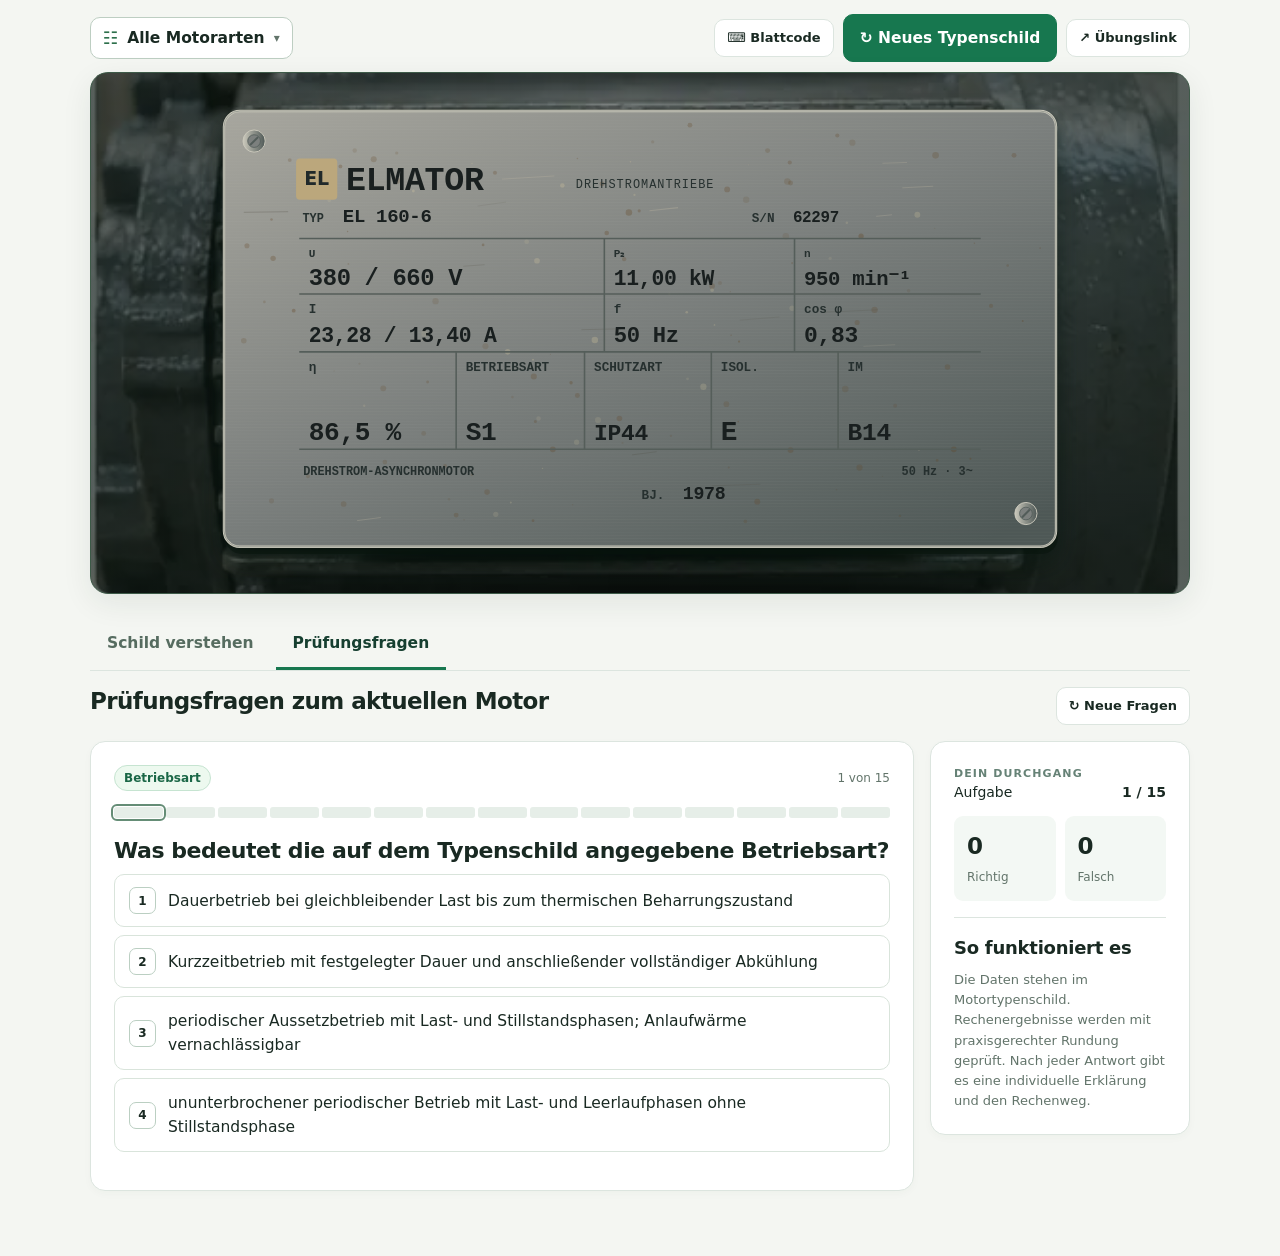
<file: v23/index.html>
<!doctype html>
<html lang="de">
<head>
<meta charset="utf-8">
<meta name="viewport" content="width=device-width, initial-scale=1">
<meta name="theme-color" content="#14251f">
<link rel="icon" href="data:image/svg+xml,%3Csvg xmlns='http://www.w3.org/2000/svg' viewBox='0 0 48 48'%3E%3Crect width='48' height='48' rx='10' fill='%23163f30'/%3E%3Ctext x='24' y='34' font-size='28' text-anchor='middle' fill='white'%3E%E2%9A%A1%3C/text%3E%3C/svg%3E">
<title>Motortypenschild verstehen · Lerntrainer V20</title>
<style>
:root{color-scheme:light;--ink:#192922;--mute:#62746a;--bg:#f4f6f2;--paper:#fff;--line:#dce5df;--forest:#163f30;--green:#17774f;--soft:#eaf4ed;--red:#a53624;--redbg:#fceee9;--gold:#c09537;--rad:15px}
*{box-sizing:border-box}html{scroll-behavior:smooth}body{margin:0;background:var(--bg);color:var(--ink);font:15.5px/1.55 system-ui,-apple-system,"Segoe UI",Roboto,Arial,sans-serif}button,input,select{font:inherit}button{cursor:pointer}button:focus-visible,input:focus-visible{outline:3px solid #4ca47c;outline-offset:3px}a{color:var(--green)}.wrap{width:min(1100px,calc(100% - 36px));margin:auto}.top{background:#14271e;color:#eef9f2;border-bottom:1px solid #345344}.top .wrap{min-height:69px;display:flex;align-items:center;gap:18px;justify-content:space-between}.mark{display:flex;gap:12px;align-items:center}.logo{background:#d9eee1;color:#133927;width:39px;height:39px;border-radius:10px;display:grid;place-items:center;font-weight:900;font-size:22px}.brand{font-weight:790;line-height:1.1;letter-spacing:-.4px}.brand small{display:block;font-size:11px;font-weight:500;letter-spacing:.08em;color:#b4cbbd;margin-top:4px;text-transform:uppercase}.topbadge{border:1px solid #52715d;border-radius:100px;font-size:12px;padding:5px 12px;color:#d8e6de}
main{padding:28px 0 65px}.headline{display:flex;justify-content:space-between;align-items:flex-end;gap:20px;margin-bottom:18px}.eyebrow{font-size:12px;letter-spacing:.12em;text-transform:uppercase;font-weight:750;color:var(--green)}h1{font-size:clamp(29px,4vw,41px);line-height:1.08;letter-spacing:-1.4px;margin:6px 0 9px}h2{margin:0;font-size:23px;letter-spacing:-.6px;line-height:1.25}h3{margin:0;font-size:18px;letter-spacing:-.25px}.sub{color:var(--mute);margin:0;max-width:650px}.btn{display:inline-flex;align-items:center;justify-content:center;gap:8px;padding:11px 16px;font-weight:680;border-radius:10px;border:1px solid var(--green);background:var(--green);color:white;transition:background .15s,border .15s;white-space:nowrap}.btn:hover{background:#0b5939}.btn.ghost{border-color:var(--line);background:var(--paper);color:var(--ink)}.btn.ghost:hover{border-color:#739e87;background:#f5faf6}.btn.sm{padding:8px 12px;font-size:13px}.btn:disabled{cursor:not-allowed;opacity:.5}.plate-wrap{background:radial-gradient(circle at 50% -20%,#566e60,#263c32 60%,#182d24);border:1px solid #3d5a48;border-radius:18px;padding:clamp(12px,3vw,34px);box-shadow:0 9px 30px #152b2015;position:relative;overflow:hidden}.plate-wrap:before{content:'';position:absolute;inset:0;background:repeating-linear-gradient(145deg,transparent 0 6px,#ffffff08 7px,transparent 8px 23px);pointer-events:none}.plate{position:relative;margin:auto;display:block;width:min(100%,900px);height:auto;filter:drop-shadow(0 12px 12px #0718118e);touch-action:manipulation}.plate text{user-select:none}.plate .field{cursor:pointer;outline:none}.plate .field .hit{fill:transparent;stroke:transparent;stroke-width:2}.plate .field:hover .hit,.plate .field:focus .hit{fill:#bfe0cb2a;stroke:#397a5c;stroke-width:2}.plate .field.active .hit{fill:#d8f7e250;stroke:#0a7850;stroke-width:2.6}.plate .field:focus-visible .hit{stroke:#e4952c;stroke-width:3}.plate text.stamp{font-family:Consolas,Menlo,monospace;fill:#25302f;font-weight:740}.plate text.label{font-family:Consolas,Menlo,monospace;fill:#54605e;font-weight:640}.plate .rule{stroke:#7d8787;stroke-width:1}.plate .fine{stroke:#a8b0af;stroke-width:.8}.plate-head{display:flex;justify-content:space-between;gap:10px;align-items:center;margin-top:13px;color:#d6e7da;font-size:12.5px}.plate-head .hint{display:flex;gap:8px;align-items:center}.plate-head .hint i{display:inline-flex;width:19px;height:19px;align-items:center;justify-content:center;border:1px solid #b4d6c5;border-radius:100%;font-style:normal;font-weight:700}.meta-tags{display:flex;gap:8px;flex-wrap:wrap}.meta-tags span{border:1px solid #648574;border-radius:100px;padding:3px 10px}.tabs{display:flex;gap:5px;margin:25px 0 16px;border-bottom:1px solid var(--line)}.tab{padding:12px 17px;border:none;border-bottom:3px solid transparent;color:#566c60;background:none;font-weight:720}.tab[aria-selected=true]{border-color:var(--green);color:var(--forest)}.tab:hover{color:#17774f}.panel{display:none}.panel.on{display:block}.learning{display:grid;grid-template-columns:minmax(0,.94fr) minmax(0,1.06fr);gap:16px}.card{background:var(--paper);border:1px solid var(--line);border-radius:var(--rad);padding:23px;box-shadow:0 3px 8px #24453307}.card h2{margin-bottom:9px}.card h3{margin-bottom:8px}.muted{color:var(--mute)}.minilabel{font-size:11px;letter-spacing:.1em;text-transform:uppercase;color:#668276;font-weight:850}.selected-kicker{display:flex;gap:10px;align-items:center;margin-bottom:10px}.pill{display:inline-flex;border:1px solid #c6e4d1;background:#edf9ef;color:#1a6746;border-radius:100px;padding:3px 9px;font-weight:770;font-size:12px}.bigvalue{font:780 30px/1.2 ui-monospace,Consolas,monospace;letter-spacing:-.9px;margin:6px 0 14px;overflow-wrap:anywhere}.info-text p{margin:0 0 11px}.math{padding:12px 15px;border:1px solid #d9e6dc;border-radius:9px;background:#f6faf7;font:650 15px/1.7 ui-monospace,Consolas,monospace;overflow-wrap:anywhere;white-space:pre-line}.note{border-left:3px solid var(--gold);background:#fffaf0;border-radius:6px;padding:10px 13px;margin-top:14px;font-size:14px}.field-nav{display:grid;grid-template-columns:repeat(2,minmax(0,1fr));gap:8px;margin-top:17px}.fieldbtn{background:#fff;text-align:left;border:1px solid var(--line);border-radius:9px;padding:11px 12px;min-height:55px}.fieldbtn:hover{border-color:#5d9a75}.fieldbtn[aria-pressed=true]{background:var(--soft);border-color:#438a62}.fieldbtn b{display:block;font-size:13px}.fieldbtn small{display:block;color:var(--mute);font-size:12px}.quick{display:grid;gap:10px}.quick-item{display:flex;gap:11px}.quicknum{display:grid;place-items:center;flex:none;width:27px;height:27px;background:var(--soft);color:var(--green);border-radius:8px;font-weight:800;font-size:13px}.quick-item p{margin:1px 0 0;color:var(--mute);font-size:13.5px}.divider{height:1px;background:var(--line);margin:17px 0}.formula-stack{display:grid;gap:8px}.formula-line{display:flex;justify-content:space-between;gap:12px;align-items:center;border:1px solid var(--line);border-radius:9px;padding:9px 12px}.formula-line .name{font-size:12px;color:var(--mute)}.formula-line .val{font-family:ui-monospace,Consolas,monospace;font-weight:720;text-align:right;font-size:13px}
.quizhead{display:flex;align-items:start;justify-content:space-between;gap:15px;margin-bottom:16px}.quizhead p{margin:6px 0 0;color:var(--mute)}.quizframe{display:grid;grid-template-columns:1fr 260px;gap:16px;align-items:start}.progress{background:#e6eee8;height:8px;border-radius:100px;overflow:hidden;margin:16px 0 12px}.progress i{display:block;background:var(--green);height:100%;width:0;transition:width .2s}.qtop{display:flex;gap:8px;justify-content:space-between;align-items:center}.qtitle{font-size:22px;letter-spacing:-.45px;line-height:1.36;margin:18px 0}.choices{display:grid;gap:8px}.choice{display:flex;text-align:left;align-items:center;gap:12px;width:100%;border:1.5px solid #d9e4db;border-radius:10px;background:white;padding:12px 14px;color:var(--ink)}.choice:hover:not(:disabled){border-color:#4d9d73;background:#f7fbf8}.choice:disabled{cursor:default}.choice .idx{flex:none;display:grid;place-items:center;width:27px;height:27px;border:1px solid #bbcfc2;border-radius:7px;font-weight:780;font-size:12px}.choice.correct{border-color:#199364;background:#eaf8f0}.choice.wrong{border-color:#c05b46;background:#fff1ed}.answerbox{display:grid;gap:8px;max-width:385px}.answerbox label{color:var(--mute);font-size:13px}.inp-row{display:flex;align-items:center;gap:10px}.numberin{font-size:19px;width:min(205px,65%);padding:11px 12px;border:1px solid #b9cbbf;border-radius:9px;color:var(--ink)}.unit{font-weight:720}.feedback{border:1px solid #a0d4b4;background:#effaf3;padding:16px;border-radius:11px;margin-top:15px;display:grid;gap:6px}.feedback.bad{border-color:#e9b3a3;background:var(--redbg)}.feedback .ft{font-size:16px;font-weight:800;color:#14663c}.feedback.bad .ft{color:var(--red)}.feedback p{margin:0}.feedback .step{padding:10px 12px;background:#ffffffbd;border-radius:7px;font:600 13px/1.6 ui-monospace,Consolas,monospace;white-space:pre-line;overflow-wrap:anywhere}.qactions{display:flex;align-items:center;gap:10px;flex-wrap:wrap;margin-top:15px}.smallstat{display:grid;gap:12px}.statline{display:flex;justify-content:space-between;align-items:center;gap:10px;font-size:14px}.statline b{font-variant-numeric:tabular-nums}.statblocks{display:grid;grid-template-columns:1fr 1fr;gap:9px}.sstat{padding:13px;border-radius:9px;background:#f3f8f4}.sstat strong{display:block;font-size:23px}.sstat span{color:var(--mute);font-size:12px}.quizside hr{border:0;border-top:1px solid var(--line);margin:16px 0}.quizside p{margin:0;color:var(--mute);font-size:13px}.qdone{text-align:center;padding:25px 10px}.qdone .score{font-size:49px;font-weight:870;color:var(--green);line-height:1.3}.qdone .review{display:grid;gap:7px;text-align:left;margin-top:20px}.review-item{display:flex;gap:9px;padding:10px 12px;background:#f5f8f6;border:1px solid var(--line);border-radius:8px}.review-item strong{color:#1e6c46}.review-item.bad strong{color:var(--red)}.footer{margin-top:25px;text-align:center;color:#748578;font-size:12px}.status{min-height:24px;opacity:0;transition:opacity .1s}.status.show{opacity:1}.helpbox{font-size:13px;color:var(--mute);margin-top:12px}.helpbox details{margin-top:7px;border:1px solid var(--line);border-radius:8px;padding:9px 12px}.helpbox summary{cursor:pointer;font-weight:650;color:var(--forest)}.helpbox p{margin:8px 0 0}.tipfloat{position:fixed;z-index:10;pointer-events:none;background:#142e21;color:#fff;max-width:260px;font-size:12px;padding:9px 12px;border-radius:9px;box-shadow:0 5px 15px #0003;display:none}.tipfloat.show{display:block}
@media(max-width:800px){.learning,.quizframe{grid-template-columns:1fr}.quizside{order:-1}.quizside .smallstat{display:flex;gap:12px;align-items:center;justify-content:space-between}.quizside hr,.quizside .quiz-note{display:none}.statblocks{min-width:175px}.quizside{padding:13px 16px}.headline{align-items:flex-start}.plate-wrap{padding:13px}.plate-head .meta-tags{display:none}}
@media(max-width:560px){.wrap{width:calc(100% - 24px)}main{padding:22px 0 45px}.top .wrap{min-height:60px}.topbadge{display:none}.headline{display:block}.headline .btn{margin-top:14px}.plate-wrap{border-radius:12px;padding:8px}.plate-head{padding:0 7px 5px;line-height:1.4}.plate .stamp,.plate .label{paint-order:stroke}.tab{flex:1;padding:11px 8px;font-size:14px}.card{padding:16px}.field-nav{gap:7px}.fieldbtn{padding:9px}.fieldbtn b{font-size:12px}.fieldbtn small{font-size:11px}.qtitle{font-size:19px}.quizhead{display:block}.quizhead .btn{margin-top:10px}.quizside .smallstat{display:block}.quizside .statblocks{margin-top:8px}.plate{min-width:0}.bigvalue{font-size:25px}.plate-head .hint{font-size:11px}}
@media(prefers-reduced-motion:reduce){*,*:before,*:after{scroll-behavior:auto!important;transition:none!important}}

/* Unterschiedliche Gravur- und Druckstile der fiktiven Hersteller */
.plate .frame-lines .rule{stroke:#687777;stroke-width:1.5}
.plate text.maker{font-family:Arial,"Segoe UI",sans-serif;fill:#263936;font-weight:850}
.plate text.submaker{font-family:Consolas,monospace;fill:#425650}
.plate.theme-blue text.stamp,.plate.theme-blue text.maker,.plate.theme-blue text.submaker{fill:#e9f6fb}
.plate.theme-blue text.label{fill:#c2d6e0}
.plate.theme-blue .frame-lines .rule{stroke:#87a8b8}
.plate.theme-blue .field:hover .hit,.plate.theme-blue .field.active .hit{fill:#def9ff25;stroke:#a9ecf1}
.plate.theme-graphite text.stamp,.plate.theme-graphite text.maker{fill:#eee5c9}
.plate.theme-graphite text.label,.plate.theme-graphite text.submaker{fill:#d3d4ca}
.plate.theme-graphite .frame-lines .rule{stroke:#929e9d}
.plate.theme-graphite .field:hover .hit,.plate.theme-graphite .field.active .hit{fill:#ffe6a525;stroke:#e4b86b}
.plate.theme-brass text.stamp,.plate.theme-brass text.maker{fill:#3f3425}
.plate.theme-brass text.label,.plate.theme-brass text.submaker{fill:#5f4b30}
.plate.theme-brass .frame-lines .rule{stroke:#796549}
.plate.theme-white text.stamp,.plate.theme-white text.maker{fill:#234651}
.plate.theme-white text.label,.plate.theme-white text.submaker{fill:#52747d}
.plate.theme-white .frame-lines .rule{stroke:#849fa5}

/* Typenschild-Vielfalt: Formate, Oberflächen, Schrifttypen */
.plate.theme-silver{max-width:890px}
.plate.theme-blue{max-width:970px}
.plate.theme-graphite{max-width:850px}
.plate.theme-brass{max-width:805px}
.plate.theme-white{max-width:935px}
.plate.theme-brass text.stamp{font-family:Georgia,"Times New Roman",serif;font-weight:700;letter-spacing:.35px}
.plate.theme-brass text.maker{font-family:Georgia,"Times New Roman",serif;font-style:italic;font-weight:900;letter-spacing:1.2px}
.plate.theme-blue text.stamp{font-family:"Arial Narrow","Liberation Sans Narrow",Arial,sans-serif;font-weight:850;letter-spacing:.25px}
.plate.theme-blue text.maker{font-family:Impact,"Arial Narrow",Arial,sans-serif;letter-spacing:2.2px;font-weight:800}
.plate.theme-graphite text.stamp{font-family:"Courier New",ui-monospace,monospace;font-weight:700;letter-spacing:.45px}
.plate.theme-graphite text.maker{font-family:Verdana,"DejaVu Sans",sans-serif;font-weight:900}
.plate.theme-white text.stamp{font-family:"Trebuchet MS","Segoe UI",sans-serif;font-weight:750}
.plate.theme-white text.maker{font-family:"Trebuchet MS","Segoe UI",sans-serif;letter-spacing:1.2px}
.plate-wrap.quiz-view .plate .field{cursor:default;pointer-events:none}
.plate-wrap.quiz-view .plate .field.active .hit{fill:transparent;stroke:transparent}
.math{white-space:normal;font-family:system-ui,sans-serif;display:grid;gap:9px;padding:15px}
.math-formula{width:100%;overflow-x:auto;text-align:center;padding:6px 2px}
.math-formula math{font-size:clamp(19px,2.1vw,26px);color:#1a382b;margin:auto}
.math-work{border-top:1px solid #dce7df;padding:10px 3px 0;color:#4a6856;font:500 12.5px/1.6 ui-monospace,Consolas,monospace;white-space:pre-line;overflow-wrap:anywhere}
.formula-line .val{font-size:15px;min-width:42%}
.formula-line math{font-size:17px}
.reference{margin-top:15px;border-top:1px solid var(--line);padding-top:14px;display:grid;gap:10px}
.reference h3{font-size:17px;margin:0}
.reference p{margin:0;color:#52675a;font-size:13px}
.ref-table-wrap{overflow-x:auto;border:1px solid var(--line);border-radius:9px}
.ref-table{width:100%;border-collapse:collapse;min-width:300px;font-size:13px;line-height:1.45}
.ref-table th{background:#edf3ee;font-size:12px;color:#44584b;font-weight:750;text-align:left}
.ref-table td,.ref-table th{padding:9px 10px;border-bottom:1px solid #e1e9e3;vertical-align:top}
.ref-table tbody tr:last-child td{border-bottom:0}
.ref-table tr.current td{background:#eaf6ee;font-weight:680}
.ref-table .caption-cell{font-size:12px;color:#637569}
@media(max-width:560px){.math-formula math{font-size:19px}.ref-table td,.ref-table th{padding:7px 8px;font-size:12px}.formula-line{align-items:flex-start;flex-wrap:wrap}}


/* Reduzierter Einstieg: Das Typenschild ist der Aufmacher. */
main.wrap{padding-top:14px}
.plate-actions{display:flex;justify-content:flex-end;margin-bottom:10px}
.plate-wrap{padding-bottom:clamp(12px,3vw,34px)}
/* Gleichungsarten und Einheiten sind nicht austauschbar. */
.formula-line.torque-formula{display:grid;grid-template-columns:minmax(0,1fr);gap:8px;align-items:stretch}
.formula-line.torque-formula .val{text-align:left;font-size:15px;overflow-x:auto}
.formula-unit{font-size:12.5px;line-height:1.5;color:var(--mute)}
.numeric-formula{background:#f2f7f1;border:1px solid #c5d8c8;border-left:4px solid #36895a;padding:12px 13px;border-radius:8px;display:grid;gap:7px}
.numeric-formula strong{font-size:13px;color:#195838}
.numeric-formula .formula-unit{color:#2c4f3b}


/* Gealterte Typenschilder: unregelmäßige Oberflächen, abweichende Gravur und Proportionen. */
.plate.theme-agedCopper{max-width:780px}
.plate.theme-agedIron{max-width:840px}
.plate.theme-agedEnamel{max-width:920px}
.plate.theme-agedCopper text.stamp,.plate.theme-agedCopper text.maker{font-family:Georgia,'Times New Roman',serif;fill:#2c1c0c;font-weight:800;letter-spacing:.15px}
.plate.theme-agedCopper text.label,.plate.theme-agedCopper text.submaker{font-family:Georgia,serif;fill:#49341b}
.plate.theme-agedCopper .frame-lines .rule{stroke:#674624;stroke-width:2}
.plate.theme-agedIron text.stamp,.plate.theme-agedIron text.maker{font-family:'Courier New',monospace;fill:#191f1f;font-weight:900;letter-spacing:-.4px}
.plate.theme-agedIron text.label,.plate.theme-agedIron text.submaker{fill:#26302f}
.plate.theme-agedIron .frame-lines .rule{stroke:#555e5a;stroke-width:2}
.plate.theme-agedEnamel text.stamp,.plate.theme-agedEnamel text.maker{font-family:'Trebuchet MS',Arial,sans-serif;fill:#403b2e;font-weight:800}
.plate.theme-agedEnamel text.label,.plate.theme-agedEnamel text.submaker{fill:#665e4d}
.plate.theme-agedEnamel .frame-lines .rule{stroke:#897d65;stroke-width:1.8}
.plate.theme-agedCopper .field:hover .hit,.plate.theme-agedIron .field:hover .hit,.plate.theme-agedEnamel .field:hover .hit{stroke:#e29c36;fill:#ffec9630}


/* Strompfade als SVG-Motorwicklungen statt Widerstandssymbolen */
.connection-diagrams{margin-top:17px;display:grid;grid-template-columns:repeat(2,minmax(0,1fr));gap:12px}
.connection-diagram{margin:0;background:#f8fbf9;border:1px solid #dce7df;border-radius:11px;padding:12px;min-width:0}
.connection-diagram figcaption{font-size:14px;font-weight:780;color:#214534;margin:0 0 6px}
.connection-diagram svg{display:block;width:100%;height:auto;max-height:240px}
.connection-diagram .lead{stroke:#314b40;stroke-width:3;stroke-linecap:round;fill:none}
.connection-diagram .coil{stroke:#17774f;stroke-width:3.4;stroke-linecap:round;stroke-linejoin:round;fill:none}
.connection-diagram .terminal{fill:#1b694a}
.connection-diagram .lab{fill:#2c5140;font:700 15px system-ui,sans-serif}
.connection-diagram .sub-lab{fill:#61786c;font:13px system-ui,sans-serif}
.connection-diagram p{margin:5px 0 0;color:#596e60;font-size:12.5px}
@media(max-width:740px){.connection-diagrams{grid-template-columns:1fr}.connection-diagram svg{max-height:205px}}

.sr-only{position:absolute!important;width:1px!important;height:1px!important;padding:0!important;margin:-1px!important;overflow:hidden!important;clip:rect(0,0,0,0)!important;white-space:nowrap!important;border:0!important}

/* Einfache zweireihige Motorklemmbretter, getrennt von den Wicklungsschaltbildern. */
.connection-group{display:grid;align-content:start;gap:12px;min-width:0}
.connection-group .connection-diagram{height:100%}
.connection-diagram .terminal-board{max-height:230px}
.connection-diagram .terminal-tag{fill:#25322a;font:650 14px system-ui,sans-serif}
.connection-diagram .terminal-phase{fill:#25322a;font:750 18px system-ui,sans-serif}
.terminal-figure{background:#fffdf9}
/* V19: kompakte und barrierearm bedienbare Mehrfachauswahl für Motorarten. */
.plate-actions{display:flex;align-items:center;justify-content:flex-end;gap:9px;flex-wrap:wrap;margin-bottom:10px}
.motor-filter{position:relative;margin-right:auto;min-width:0}
.motor-filter-trigger{display:inline-flex;align-items:center;gap:9px;background:#fff;color:#192922;border:1px solid #bdcec2;border-radius:10px;padding:10px 12px;font-weight:700;max-width:100%;text-align:left;line-height:1.35}
.motor-filter-trigger:hover,.motor-filter-trigger[aria-expanded=true]{background:#f5faf6;border-color:#4e9270}
.motor-filter-trigger .filter-icon{font-size:17px;line-height:1;color:#2d704b}
.motor-filter-trigger .filter-text{overflow:hidden;text-overflow:ellipsis;white-space:nowrap}
.motor-filter-trigger .filter-chevron{margin-left:auto;font-size:12px;color:#62746a}
.motor-filter-popover{position:absolute;top:calc(100% + 7px);left:0;z-index:30;width:min(308px,calc(100vw - 24px));background:#fff;border:1px solid #cad8cd;border-radius:13px;padding:14px;box-shadow:0 15px 40px #102b1b30;color:#192922}
.motor-filter-popover[hidden]{display:none}
.motor-filter-popover h3{font-size:15px;margin:0 0 11px}
.motor-filter-list{display:grid;gap:3px}
.motor-filter-item{display:flex;gap:10px;align-items:flex-start;padding:9px 7px;border-radius:8px;font-size:13.5px;line-height:1.45;cursor:pointer}
.motor-filter-item:hover{background:#edf5ef}
.motor-filter-item input{accent-color:#17774f;width:18px;height:18px;flex:none;margin:1px 0 0;cursor:pointer}
.motor-filter-item input:focus-visible{outline:3px solid #4ca47c;outline-offset:2px}
.motor-filter-item input:disabled{cursor:not-allowed}
.motor-filter-actions{display:flex;align-items:center;justify-content:space-between;gap:8px;margin-top:12px;padding-top:12px;border-top:1px solid #e1e8e2}
.motor-filter-actions .btn{padding:8px 12px;font-size:13px}
.motor-filter-actions .btn:focus-visible{outline:3px solid #4ca47c;outline-offset:2px}
@media(max-width:680px){.plate-actions{display:flex;flex-wrap:wrap;gap:8px}.motor-filter{flex:1 0 100%;margin-right:0}.motor-filter-trigger{max-width:100%;width:100%}.plate-actions #newMotor{white-space:normal;flex:1 1 auto}.plate-actions #shareMotor{flex:0 1 auto}}
@media(max-width:340px){.plate-actions #shareMotor{flex:1 1 100%}}
/* V15: Der Fortschritt zeigt jede Antwort einzeln, statt alle Fortschritte grün einzufärben. */
.progress{display:flex;align-items:stretch;gap:3px;height:11px;background:none;overflow:visible;margin:16px 0 12px}
.progress .progress-segment{display:block;flex:1;min-width:0;border-radius:3px;background:#e6eee8;transition:background .15s}
.progress .progress-segment.right{background:#188757}
.progress .progress-segment.wrong{background:#c24837}
.progress .progress-segment.active{outline:2px solid #658d76;outline-offset:1px}
.progress.summary-progress{margin:20px auto 12px;max-width:550px;height:14px}
.progress-legend{display:flex;justify-content:center;gap:15px;flex-wrap:wrap;color:#62746a;font-size:12px;margin:2px 0 14px}
.progress-legend span{display:inline-flex;align-items:center;gap:6px}
.progress-legend i{width:11px;height:11px;display:inline-block;border-radius:3px;background:#e6eee8}
.progress-legend .right{background:#188757}.progress-legend .wrong{background:#c24837}
.review-detail{text-align:left;border:1px solid #e2c2b8;background:#fff8f5;border-radius:10px;padding:12px 14px;margin-top:10px}
.review-detail summary{cursor:pointer;color:#803426;font-weight:700;line-height:1.5}
.review-detail[open] summary{margin-bottom:12px}
.review-detail .feedback{margin-top:10px}
.review-detail .user-answer{font-size:13px;color:#4f6054;margin:0 0 8px}
.review-detail .user-answer strong{color:#26382d}
.year-overview{margin-top:16px}
.year-overview .ref-table{min-width:260px}
.year-overview details{border:1px solid var(--line);border-radius:9px;padding:11px 13px;margin-top:10px;background:#f8fbf8}
.year-overview summary{font-weight:730;cursor:pointer;color:#174c34}
.year-overview details p{margin:9px 0 0}
.year-overview .sources{font-size:12px;margin-top:11px}

/* V18: mobile Schildansicht nur auf kleinen Bildschirmen, kein Desktop-Zoom. */
.mobile-plate-trigger{display:none}
#plateModal{padding:0;border:1px solid #b9cec0;border-radius:14px;background:#f3f6f3;color:#1b3226;box-shadow:0 25px 85px #0007;width:min(98vw,1100px);max-width:98vw;max-height:92dvh}
#plateModal::backdrop{background:#0c1812bd}
.modal-head{display:flex;gap:12px;align-items:center;justify-content:space-between;padding:12px 15px;background:#fff;border-bottom:1px solid #dce5df}
.modal-head strong{font-size:15px}
.modal-scroll{overflow:auto;max-height:calc(92dvh - 105px);padding:12px;touch-action:pan-x pan-y}
.modal-scroll .plate{display:block;width:950px;max-width:none;height:auto;margin:auto;filter:none}
.modal-help{font-size:12px;color:#61756b;margin:0;padding:4px 14px 12px}
.share-state{font-size:12px;color:#4d6e59;min-height:1em;margin-top:3px}
@media(max-width:760px){
 .mobile-plate-trigger{display:inline-flex;font-size:12px;padding:7px 10px;white-space:normal}
 .quizhead{align-items:center}
 .quizframe{display:flex;flex-direction:column}
 #questionCard{order:0;width:100%}
 .quizside{order:1;width:100%}
 .quizside .smallstat{display:flex;justify-content:space-between;gap:12px;align-items:center}
 .quizside .statblocks{min-width:160px}
 .modal-scroll .plate{width:830px}
}
@media(max-width:420px){.qtop{align-items:flex-start;flex-wrap:wrap;row-gap:7px}.modal-scroll .plate{width:780px}}
.sheet-solution-row{border-bottom:1px solid #dce5df;padding:17px 0}.sheet-solution-row h3{font-size:16px;margin:0 0 9px}.sheet-solution-row p{margin:5px 0}.sheet-solution-row pre{white-space:pre-wrap;font:13px/1.55 ui-monospace,monospace;background:#f3f7f4;padding:12px;border-radius:8px}
.code-dialog{border:1px solid #c4d5cb;border-radius:16px;padding:24px;max-width:min(430px,calc(100vw - 28px));width:100%;color:#192922;box-shadow:0 25px 70px #0004}
.code-dialog::backdrop{background:#101c16a8}.code-dialog h2{margin:0 0 9px;font-size:21px}.code-dialog p{font-size:13px;color:#526657}
.code-dialog label{display:block;font-weight:700;margin-top:16px}.code-dialog input{width:100%;border:1px solid #afc7b8;border-radius:9px;margin:6px 0 0;padding:12px;font-size:20px;letter-spacing:.08em;text-transform:uppercase}
.code-actions{display:flex;gap:9px;justify-content:flex-end;margin-top:19px}.code-dialog .code-error{color:#9f352b;min-height:1.2em}
/* V23: fotografischer Motor als Buehnenhintergrund, keine Auswirkung auf SVG-Typenschilder. */
.plate-wrap{background:linear-gradient(90deg,rgba(16,28,23,.64),rgba(18,31,28,.32),rgba(16,28,23,.64)),url("[data-uri]") center center/cover no-repeat!important}
.plate-wrap:before{background:none!important}
</style>
</head>
<body>

<main class="wrap"><div class="plate-actions">
<div class="motor-filter" id="motorFilter">
 <button type="button" class="motor-filter-trigger" id="motorFilterTrigger" aria-label="Motorarten auswählen" aria-controls="motorFilterPopover" aria-expanded="false" aria-haspopup="true"><span class="filter-icon" aria-hidden="true">☷</span><span class="filter-text" id="motorFilterText">Alle Motorarten</span><span class="filter-chevron" aria-hidden="true">▾</span></button>
 <div class="motor-filter-popover" id="motorFilterPopover" aria-label="Motorartenfilter" hidden>
  <h3>Motorarten auswählen</h3>
  <div class="motor-filter-list" role="group" aria-label="Motorarten für das nächste Typenschild">
   <label class="motor-filter-item"><input type="checkbox" data-motor-kind="standard" checked><span>Standardmotor · modern</span></label>
   <label class="motor-filter-item"><input type="checkbox" data-motor-kind="historical" checked><span>Standardmotor · historisch</span></label>
   <label class="motor-filter-item"><input type="checkbox" data-motor-kind="dahlander-delta" checked><span>Dahlander Δ/YY</span></label>
   <label class="motor-filter-item"><input type="checkbox" data-motor-kind="dahlander-star" checked><span>Dahlander Y/YY</span></label>
   <label class="motor-filter-item"><input type="checkbox" data-motor-kind="dual" checked><span>Zwei getrennte Wicklungen</span></label>
  </div>
  <div class="motor-filter-actions"><button type="button" class="btn ghost sm" id="selectAllMotorKinds">Alle auswählen</button><button type="button" class="btn sm" id="closeMotorFilter">Fertig</button></div>
 </div>
</div>
<button type="button" class="btn ghost sm" id="openWorksheetCode">⌨ Blattcode</button><button type="button" class="btn" id="newMotor">↻ Neues Typenschild</button><button type="button" class="btn ghost sm" id="shareMotor" title="Diesen Motor und den aktuellen Fragen-Durchgang per Link teilen">↗ Übungslink</button><span id="shareState" class="sr-only" role="status" aria-live="polite"></span></div>
<dialog id="worksheetCodeDialog" class="code-dialog" aria-labelledby="codeDialogTitle">
<form method="dialog" id="worksheetCodeForm"><h2 id="codeDialogTitle">Blattcode eingeben</h2>
<p>Code vom Arbeitsblatt oder vom Lösungsblatt eingeben.</p>
<label for="worksheetCodeInput">Blattcode</label><input id="worksheetCodeInput" autocomplete="off" spellcheck="false" maxlength="14" placeholder="A-XXXX-XXXX" />
<p id="worksheetCodeError" role="alert" class="code-error"></p>
<div class="code-actions"><button type="button" class="btn ghost" id="cancelWorksheetCode">Abbrechen</button><button type="submit" class="btn">Öffnen</button></div></form></dialog>
<div class="plate-wrap"><svg class="plate" id="plate" viewBox="0 0 1000 490" role="group" aria-label="Motortypenschild mit technischen Nenndaten" xmlns="http://www.w3.org/2000/svg"></svg></div>
<div class="tabs" role="tablist" aria-label="Lernmodus wählen"><button type="button" id="tabLearn" class="tab" role="tab" aria-selected="false" aria-controls="learn">Schild verstehen</button><button type="button" id="tabQuiz" class="tab" role="tab" aria-selected="true" aria-controls="quiz">Prüfungsfragen</button></div>
<section id="learn" class="panel" hidden role="tabpanel" aria-labelledby="tabLearn"><div class="learning"><div class="card"><h2 id="exTitle">Die Angaben auf dem Motorschild</h2><div id="exValue" class="bigvalue">Δ / Y</div><div id="exBody" class="info-text"></div><div id="exMath"></div><div id="exDiagram"></div><div id="exNote"></div></div><div class="card"><h3>Alle Angaben entdecken</h3><div class="field-nav" id="fieldNav"></div><div class="divider"></div><h3>Die wichtigsten Formeln</h3><div class="formula-stack"><div class="formula-line"><span class="name">Aufgenommene Wirkleistung</span><span class="val" data-formula="lineP"></span></div><div class="formula-line"><span class="name">Wirkungsgrad</span><span class="val" data-formula="eta"></span></div><div class="formula-line"><span class="name">Synchrondrehzahl</span><span class="val" data-formula="ns"></span></div><div class="formula-line"><span class="name">Schlupf</span><span class="val" data-formula="slip"></span></div><div class="formula-line torque-formula">
 <span class="name">Nenndrehmoment – allgemeine physikalische Gleichung</span>
 <span class="val" data-formula="torque"></span>
 <div class="formula-unit">Mit P₂ in <b>W</b> und ω in <b>rad/s</b> erhältst du M in <b>N·m</b>.</div>
 <div class="numeric-formula">
  <strong>Zahlenwertgleichung (Tabellenbuch)</strong>
  <span class="val" data-formula="torqueNumeric"></span>
  <div class="formula-unit"><b>Achtung: Diese Form darfst du nur mit P₂ in kW und n in min⁻¹ einsetzen.</b> Das Ergebnis ist dann in N·m. Bei anderen Einheiten musst du vorher umrechnen.</div>
 </div>
</div></div><div class="helpbox">Für die Synchrondrehzahl bezeichnet <em>p</em> die Polpaarzahl. Beachte bei Zahlenwertgleichungen die ausdrücklich angegebenen Einheiten.</div></div></div></section>
<section id="quiz" class="panel on" role="tabpanel" aria-labelledby="tabQuiz"><div class="quizhead"><div><h2>Prüfungsfragen zum aktuellen Motor</h2></div><button type="button" class="btn ghost sm" id="restartQuiz">↻ Neue Fragen</button></div><div id="quizAnnouncement" class="sr-only" role="status" aria-live="polite" aria-atomic="true"></div><div class="quizframe"><div class="card" id="questionCard"></div><aside class="card quizside"><div class="smallstat"><div><div class="minilabel">Dein Durchgang</div><div class="statline"><span>Aufgabe</span><b id="qcount">1 / 15</b></div></div><div class="statblocks"><div class="sstat"><strong id="qright">0</strong><span>Richtig</span></div><div class="sstat"><strong id="qwrong">0</strong><span>Falsch</span></div></div></div><hr><div class="quiz-note"><h3>So funktioniert es</h3><p>Die Daten stehen im Motortypenschild. Rechenergebnisse werden mit praxisgerechter Rundung geprüft. Nach jeder Antwort gibt es eine individuelle Erklärung und den Rechenweg.</p></div></aside></div></section>
</main>
<div class="tipfloat" id="tip" role="tooltip"></div>
<dialog id="plateModal" aria-label="Vergrößerte Typenschildansicht">
 <div class="modal-head"><strong>Motortypenschild</strong><button class="btn ghost sm" type="button" id="closePlate">Schließen ✕</button></div>
 <div class="modal-scroll" id="modalPlateContent"></div>
 <p class="modal-help">Auf dem Smartphone nach links oder rechts verschieben, um alle Daten zu lesen. Hier werden keine Lösungen angezeigt.</p>
</dialog>

<script>
'use strict';
const $=s=>document.querySelector(s);
const SQRT3=Math.sqrt(3);
const round=(v,d=2)=>Math.round((v+Number.EPSILON)*10**d)/10**d;
const f=(v,d=2)=>Number(v).toLocaleString('de-DE',{minimumFractionDigits:d,maximumFractionDigits:d});
const fi=v=>Number(v).toLocaleString('de-DE',{maximumFractionDigits:0});
const pick=a=>a[Math.floor(Math.random()*a.length)];
const shuffled=a=>{const b=[...a];for(let i=b.length-1;i>0;i--){let j=Math.floor(Math.random()*(i+1));[b[i],b[j]]=[b[j],b[i]];}return b;};
const esc=s=>String(s).replace(/[&<>"']/g,c=>({'&':'&amp;','<':'&lt;','>':'&gt;','"':'&quot;',"'":'&#39;'}[c]));
let motor=null,serial=0,selected='volt',mode='quiz',questions=[],qIndex=0,results=[],currentResponse=null;
const powers=[.37,.55,.75,1.1,1.5,2.2,3,4,5.5,7.5,11,15];
// IEC-Achshöhen passend zu Leistung und Polzahl. Keine künstlichen +10-mm-Baugrößen.
const frameByPoles={
 2:[71,71,80,80,90,90,100,112,132,132,160,160],
 4:[71,80,80,90,90,100,100,112,132,132,160,160],
 6:[80,80,90,90,100,112,132,132,132,160,160,180],
 8:[90,90,100,100,112,132,132,160,160,160,180,200]
};
// EU-Verordnung 2019/1781, Anhang I, Tabellen 1 (IE2) und 2 (IE3), Mindesteta [%] bei 50 Hz.
// Leistungsreihe: 0,37;0,55;0,75;1,1;1,5;2,2;3;4;5,5;7,5;11;15 kW.
const efficiencyMinimum={
 IE2:{
  2:[69.5,74.1,77.4,79.6,81.3,83.2,84.6,85.8,87.0,88.1,89.4,90.3],
  4:[72.7,77.1,79.6,81.4,82.8,84.3,85.5,86.6,87.7,88.7,89.8,90.6],
  6:[67.6,73.1,75.9,78.1,79.8,81.8,83.3,84.6,86.0,87.2,88.7,89.7],
  8:[56.1,61.7,66.2,70.8,74.1,77.6,80.0,81.9,83.8,85.3,86.9,88.0]
 },
 IE3:{
  2:[73.8,77.8,80.7,82.7,84.2,85.9,87.1,88.1,89.2,90.1,91.2,91.9],
  4:[77.3,80.8,82.5,84.1,85.3,86.7,87.7,88.6,89.6,90.4,91.4,92.1],
  6:[73.5,77.2,78.9,81.0,82.5,84.3,85.6,86.8,88.0,89.1,90.3,91.2],
  8:[69.3,73.0,75.0,77.7,79.7,81.9,83.5,84.8,86.2,87.3,88.6,89.6]
 }
};
const powerFactors=[.70,.72,.74,.755,.77,.79,.805,.823,.836,.850,.858,.866];
// Nennwerte in S2/S3/S6 gelten ausschließlich für die genannte Betriebsart;
// ohne zusätzliche S1-Angabe darf daraus keine Dauerbetriebsleistung abgeleitet werden.
const modernDesigns=['silver','blue','graphite','brass','white'];
const agedDesigns=['agedCopper','agedIron','agedEnamel'];
const allDesigns=[...modernDesigns,...agedDesigns];
const insLimit={A:105,E:120,B:130,F:155,H:180};
const ipFirstMeaning={'2':'Fingerschutz; Fremdkörper ab 12,5 mm','4':'Schutz gegen Berühren mit Draht und Fremdkörper ab 1 mm','5':'staubgeschützt (kein schädigendes Eindringen)','6':'staubdicht'};
const ipSecondMeaning={'0':'kein besonderer Wasserschutz','3':'Schutz gegen Sprühwasser','4':'Schutz gegen Spritzwasser aus allen Richtungen','5':'Schutz gegen Strahlwasser','6':'Schutz gegen starkes Strahlwasser','7':'Schutz gegen zeitweiliges Untertauchen'};
const dutyMeanings={
 S1:'Dauerbetrieb bei gleichbleibender Last bis zum thermischen Beharrungszustand',
 S2:'Kurzzeitbetrieb mit festgelegter Dauer und anschließender vollständiger Abkühlung',
 S3:'periodischer Aussetzbetrieb mit Last- und Stillstandsphasen; Anlaufwärme vernachlässigbar',
 S6:'ununterbrochener periodischer Betrieb mit Last- und Leerlaufphasen ohne Stillstandsphase'
};
const dutyCode=m=>m.duty.slice(0,2);
const dutyDescription=m=>dutyMeanings[dutyCode(m)];
const digitIP=m=>m.ip.slice(2).split('');

let lastGeneratedDesign=null;
// V14a: Ein mechanischer Bemessungspunkt mit einer oder mehreren elektrischen
// Anschlussvarianten. Die verschachtelte Struktur ist die verbindliche Datenquelle;
// die Eigenschaften auf der obersten Ebene sind Kompatibilitaets-Getter fuer V13.
function createStandardModel(data){
 const {P2,poles,n,eta,cos,freq,Vd,Vy,frame,mount,ins,ip,duty,ie,design,maker,sector,monogram,year,id,historical,voltageMarking}=data;
 const P1=P2/eta;
 const deltaCurrent=P1*1000/(SQRT3*Vd*cos);
 const starCurrent=P1*1000/(SQRT3*Vy*cos);
 const stage={
   id:'single',powerKW:P2,rpm:n,poles,cosPhi:cos,efficiency:eta,
   ratings:[
     {connection:'delta',voltageV:Vd,currentA:deltaCurrent,displayCurrentA:round(deltaCurrent,2)},
     {connection:'star',voltageV:Vy,currentA:starCurrent,displayCurrentA:round(starCurrent,2)}
   ]
 };
 const m={kind:'standard',era:historical?'historical':'modern',historical,
  identity:{maker,sector,monogram,type:`${monogram} ${frame}-${poles}`,serial:id,year},
  common:{frequencyHz:freq,frame,mount,insulation:ins,protection:ip,duty,ie},
  stages:[stage],design,voltageMarking,maker,sector,monogram,
  type:`${monogram} ${frame}-${poles}`,id,year,frame,mount,ins,ip,duty,ie};
 const ratingDelta=()=>stage.ratings.find(r=>r.connection==='delta');
 const ratingStar=()=>stage.ratings.find(r=>r.connection==='star');
 const props={
  P2:()=>stage.powerKW,poles:()=>stage.poles,pairs:()=>stage.poles/2,
  ns:()=>60*m.common.frequencyHz/(stage.poles/2),n:()=>stage.rpm,
  eta:()=>stage.efficiency,cos:()=>stage.cosPhi,freq:()=>m.common.frequencyHz,
  family:()=>`${ratingDelta().voltageV}/${ratingStar().voltageV}`,
  Vd:()=>ratingDelta().voltageV,Vy:()=>ratingStar().voltageV,
  IDelta:()=>ratingDelta().currentA,IStar:()=>ratingStar().currentA,
  IDispDelta:()=>ratingDelta().displayCurrentA,IDispStar:()=>ratingStar().displayCurrentA,
  P1:()=>stage.powerKW/stage.efficiency,
  losses:()=>stage.powerKW/stage.efficiency-stage.powerKW,
  torque:()=>9550*stage.powerKW/stage.rpm,
  slip:()=>(60*m.common.frequencyHz/(stage.poles/2)-stage.rpm)/(60*m.common.frequencyHz/(stage.poles/2))
 };
 Object.defineProperties(m,Object.fromEntries(Object.entries(props).map(([name,get])=>[name,{enumerable:true,get}])));
 validateStandardModel(m);
 return m;
}
function validateStandardModel(m){
 if(m.stages.length!==1||m.stages[0].ratings.length!==2)throw Error('Standardmotor: Betriebsstufen fehlerhaft');
 if(!(m.n>0&&m.n<m.ns&&m.P2>0&&m.eta>0&&m.eta<1&&m.cos>0&&m.cos<=1))throw Error('Unplausible Nennwerte');
 if(!Number.isFinite(m.IDelta)||!Number.isFinite(m.IStar)||m.IDelta<=0||m.IStar<=0)throw Error('Ungültige Bemessungsströme');
 if(Math.abs(m.Vy/m.Vd-SQRT3)>.025)throw Error('Nennspannungen passen nicht zu Δ/Y');
 if(m.historical&&![220,380].includes(m.Vd))throw Error('Unzulässige historische Spannungsreihe');
 if(!m.historical&&![230,400].includes(m.Vd))throw Error('Unzulässige moderne Spannungsreihe');
 return true;
}
function makeStandardMotor(selection='random'){
 // Auswahlparameter optional, damit die in V13 vorhandenen automatisierten Tests weiterlaufen.
 if(typeof selection==='object'&&selection!==null)selection=selection.kind||'random';
 if(!['random','standard','historical'].includes(selection))throw Error('Unbekannte Motorauswahl: '+selection);
 // Zufall: ca. 80 % moderne und 20 % historische Standard-Asynchronmotoren.
 // Weitere Motorarten werden erst in V14b/V14c freigeschaltet.
 const requested=selection==='random'?(Math.random()<.20?'historical':'standard'):selection;
 const idx=Math.floor(Math.random()*powers.length),P2=powers[idx],poles=pick([2,4,6,8]),pairs=poles/2,ns=3000/pairs;
 const designPool=requested==='historical'?agedDesigns:allDesigns;
 const candidates=designPool.filter(d=>d!==lastGeneratedDesign);
 const design=pick(candidates.length?candidates:designPool);
 lastGeneratedDesign=design;
 const aged=agedDesigns.includes(design);
 const historical=requested==='historical';
 const year=historical?1971+Math.floor(Math.random()*16):aged?2004+Math.floor(Math.random()*7):2022+Math.floor(Math.random()*5);
 const duty=pick(aged?['S1','S1','S1','S2 30min','S3 40%','S6 40%']:
                        ['S1','S1','S1','S1','S1','S2 30min','S3 40%','S6 40%']);
 const isContinuous=duty==='S1';
 const requiredIE=P2<.75?'IE2':'IE3';
 const ie=!aged&&isContinuous?requiredIE:null;
 const minimum=efficiencyMinimum[requiredIE][poles][idx];
 const eta=aged
  ?round(Math.max(.50,(efficiencyMinimum.IE2[poles][idx]-1.2-Math.random()*2.5)/100),3)
  :round(Math.min(.965,(minimum+.3+Math.random()*.9)/100),3);
 const sizeslip=(P2<1.1?[.043,.087]:P2<4?[.025,.060]:[.015,.048]);
 const slipRaw=sizeslip[0]+Math.random()*(sizeslip[1]-sizeslip[0])+(poles>=6&&P2>=4?.010:0);
 const n=Math.round(ns*(1-slipRaw)/5)*5;
 const cos=round(Math.min(.92,Math.max(.60,powerFactors[idx]+(Math.random()-.5)*.06-(poles===8?.045:poles===6?.018:0))),2);
 const family=historical
   ? (P2>=5.5?pick(['380/660','380/660','220/380']):pick(['220/380','220/380','380/660']))
   : (P2>=5.5?'400/690':P2>=3?pick(['400/690','400/690','230/400']):pick(['230/400','400/690']));
 const [Vd,Vy]=family.split('/').map(Number);
 const frame=frameByPoles[poles][idx],mount=pick(['B3','B5','B14']);
 const ins=pick(aged?['E','B','F']:['B','F','F','H']);
 const ip=pick(aged?['IP23','IP44','IP54','IP55']:['IP44','IP54','IP55','IP55','IP65','IP66']);
 const manufacturers={
  silver:['KERNWERK','ELEKTROMOTOREN','KW'],blue:['NORDWELL','DRIVE SYSTEMS','NW'],
  graphite:['ROTEC','INDUSTRIAL MOTORS','RT'],brass:['WELLENWERK','MOTORENFABRIK','WW'],
  white:['VOLTARA','ANTRIEBSTECHNIK','VA'],
  agedCopper:['RHEINWELLE','MASCHINENFABRIK','RW'],agedIron:['ELMATOR','DREHSTROMANTRIEBE','EL'],
  agedEnamel:['HÜTTENWERK','ELEKTROMASCHINEN','HW']
 };
 const [maker,sector,monogram]=manufacturers[design];
 // Bei der Mehrzahl der Standardschilder ist Δ/Y wie in der Praxis angegeben.
 // Historische Schilder verzichten gelegentlich häufiger auf die Kennzeichnung.
 const marked=Math.random()<(historical?.70:.80);
 const voltageMarking=marked?pick(['delta-star','U-delta-star','delta-star-U']):'plain';
 return createStandardModel({P2,poles,n,eta,cos,freq:50,Vd,Vy,frame,mount,ins,ip,duty,ie,
  design,maker,sector,monogram,year,id:String(58000+Math.floor(Math.random()*9000)),historical,voltageMarking});
}

// V14: Polumschaltbare Motoren (Dahlander und zwei unabhaengige Wicklungen).
// Alle Nenndaten pro mechanischer Stufe, pro Stufe eigene elektrische ratings.
const switchVariants=['dahlander-delta','dahlander-star','dual'];
const motorWeights=[['standard',60],['historical',20],['dahlander-delta',8],['dahlander-star',7],['dual',5]];
let previousKind='';
// Die Gewichtung bleibt innerhalb jeder beliebigen Teilmenge relativ erhalten.
const allMotorKinds=motorWeights.map(([kind])=>kind);
function chooseMotorKind(allowedKinds=allMotorKinds){
 const allowed=new Set(allowedKinds);
 const weighted=motorWeights.filter(([kind])=>allowed.has(kind));
 if(!weighted.length)throw Error('Mindestens eine Motorart muss aktiviert sein');
 const sum=weighted.reduce((s,[,weight])=>s+weight,0);
 let r=Math.random()*sum;
 return weighted.find(([,weight])=>(r-=weight)<0)?.[0]||weighted[weighted.length-1][0];
}
function makeMotor(selection='random'){
 if(typeof selection==='object'&&!Array.isArray(selection)&&selection!==null)selection=selection.kind||'random';
 const allowed=selection==='random'?allMotorKinds:Array.isArray(selection)?selection:[selection];
 if(!allowed.length||allowed.some(kind=>!allMotorKinds.includes(kind)))throw Error('Unbekannte Motorauswahl');
 const resolved=allowed.length===1?allowed[0]:chooseMotorKind(allowed);
 previousKind=resolved;
 return switchVariants.includes(resolved)?makeSwitchMotor(resolved):makeStandardMotor(resolved);
}
const switchFrames=[80,90,100,112,132,160];
const switchPowers=[.37,.55,.75,.9,1.1,1.5,2.2,3,4,5.5];
const switchRatedPowers=[.55,.7,.75,.95,1.1,1.5,1.8,2.2,2.8,3,3.6,4,4.5,5.5,6,7.5,9,11,15,18.5,22,30];
const dualPairs=[[6,4],[8,6],[8,4]];
const switchMakes={
 silver:['KERNWERK','ELEKTROMOTOREN','KW'],blue:['NORDWELL','DRIVE SYSTEMS','NW'],
 graphite:['ROTEC','INDUSTRIAL MOTORS','RT'],brass:['WELLENWERK','MOTORENFABRIK','WW'],
 white:['VOLTARA','ANTRIEBSTECHNIK','VA'],agedCopper:['RHEINWELLE','MASCHINENFABRIK','RW'],
 agedIron:['ELMATOR','DREHSTROMANTRIEBE','EL'],agedEnamel:['HÜTTENWERK','ELEKTROMASCHINEN','HW']
};
function makeSwitchMotor(choice){
 const historical=Math.random() < .25;
 const designs=historical?agedDesigns:allDesigns;
 const allowed=designs.filter(d=>d!==lastGeneratedDesign);
 const design=pick(allowed.length?allowed:designs);
 lastGeneratedDesign=design;
 const [maker,sector,monogram]=switchMakes[design];
 const poles=choice==='dahlander-star'?pick([4,4,8]):choice==='dahlander-delta'?pick([4,8,8]):null;
 const polePair=choice==='dual'?pick(dualPairs):[poles,poles/2];
 const isDual=choice==='dual',isFan=choice==='dahlander-star';
 const base=pick(switchPowers),k=isDual?(1.35+Math.random()*.60):isFan?(3.65+Math.random()*.75):(1.65+Math.random()*.55);
 const targetP=base*k;
 // Höhere und niedrigere Nenndrehzahl unterscheiden sich je nach Polzahl/Schlupf.
 // Die Leistung wird aus technisch passenden Nennleistungs-Paaren gewählt, nicht
 // erst blind gerundet (sonst entstehen zufällige, unplausible Drehmomentsprünge).
 const approxSpeedRatio=polePair[0]/polePair[1];
 const momentBand=isDual?[.60,1.55]:isFan?[1.35,2.75]:[.72,1.12];
 const compatiblePowers=switchRatedPowers.filter(x=>x>base &&
    x/base/approxSpeedRatio>=momentBand[0] && x/base/approxSpeedRatio<=momentBand[1]);
 const highP=(compatiblePowers.length?compatiblePowers:switchRatedPowers.filter(x=>x>base))
    .reduce((best,x)=>Math.abs(x-targetP)<Math.abs(best-targetP)?x:best);
 const voltage=historical?380:400;
 const frame=highP>=19?200:highP>=15?180:highP>=9?160:highP>=5.5?132:highP>=3?112:highP>=1.5?100:highP>=.9?90:80;
 const mount=pick(['B3','B5','B14']),ins=pick(['B','F','F']),ip=pick(['IP44','IP54','IP55','IP55','IP65']);
 const duty='S1';
 const year=historical?1977+Math.floor(Math.random()*19):2012+Math.floor(Math.random()*15);
 const serial=String(22000+Math.floor(Math.random()*77000));
 const variant=isDual?'independent':isFan?'Y/YY':'Δ/YY';
 const stages=[base,highP].map((powerKW,i)=>{
  const nSync=120*50/polePair[i];
  const slip=.025+Math.random()*(i===0?.036:.032);
  const rpm=Math.round(nSync*(1-slip)/5)*5;
  const cosPhi=round(Math.max(.65,Math.min(.91,(i===0?.68:.79)+Math.random()*.095)),2);
  const eta=Math.min(.91,Math.max(.64,(powerKW<.8?.70:powerKW<2?.77:powerKW<5?.82:.85)+(i===1?.02:0)+(Math.random()-.5)*.035));
  const current=P2toI(powerKW,eta,voltage,cosPhi);
  return {id:i===0?'low':'high',powerKW,rpm,poles:polePair[i],cosPhi,
   efficiency:eta,ratings:[{connection:isDual?'star':isFan?(i===0?'star':'doubleStar'):(i===0?'delta':'doubleStar'),
    voltageV:voltage,currentA:current,displayCurrentA:round(current,2)}]};
 });
 const m={kind:isDual?'dual':'dahlander',variant,design,historical,
  identity:{maker,sector,monogram,type:`${monogram} ${frame} ${polePair[0]}-${polePair[1]}`,serial,year},
  common:{frequencyHz:50,frame,mount,insulation:ins,protection:ip,duty,ie:null},
  stages, maker,sector,monogram,type:`${monogram} ${frame} ${polePair[0]}-${polePair[1]}`,
  id:serial,year,frame,mount,ins,ip,duty,ie:null,voltageMarking:'switch',freq:50};
 // Bei polumschaltbaren Motoren sind Stufenwerte ausschließlich über stages[]
 // verfügbar. Ein pauschales m.P2 oder m.n würde stillschweigend die erste Stufe
 // verwenden und die zweite Stufe in späteren Features leicht verfälschen.
 validateSwitchMotor(m);return m;
}
function P2toI(powerKW,efficiency,U,cosPhi){return powerKW*1000/(SQRT3*U*cosPhi*efficiency);}
function validateSwitchMotor(m){
 if(m.stages.length!==2||m.stages.some(x=>x.ratings.length!==1))throw Error('Mehrdrehzahlmotor: fehlerhafte Stufen');
 if(m.kind==='dahlander'&&m.stages[0].poles!==2*m.stages[1].poles)throw Error('Dahlander Polzahlverhaeltnis');
 for(const s of m.stages){
  const r=s.ratings[0],syn=120*m.freq/s.poles;
  if(!(s.powerKW>0&&s.rpm>0&&s.rpm<syn&&s.cosPhi>.5&&s.cosPhi<1&&s.efficiency>.50&&s.efficiency<1))throw Error('Mehrdrehzahlmotor: unplausible Mechanik');
  if(!(r.currentA>0&&r.displayCurrentA>0&&Math.abs(r.currentA-P2toI(s.powerKW,s.efficiency,r.voltageV,s.cosPhi))<1e-8))throw Error('Mehrdrehzahlmotor: Strom fehlerhaft');
  const p1Visible=SQRT3*r.voltageV*r.displayCurrentA*s.cosPhi/1000;
  if(!(p1Visible>s.powerKW&&p1Visible/s.powerKW<1.65))throw Error('Mehrdrehzahlmotor: Rundung/Leistung inkonsistent');
 }
 const tLow=9550*m.stages[0].powerKW/m.stages[0].rpm;
 const tHigh=9550*m.stages[1].powerKW/m.stages[1].rpm;
 const ratio=tHigh/tLow;
 const band=m.kind==='dual'?[.55,1.65]:m.variant==='Y/YY'?[1.25,2.95]:[.65,1.22];
 if(ratio<band[0]||ratio>band[1])throw Error('Mehrdrehzahlmotor: unplausibles Drehmomentverhältnis '+ratio);
 if(m.kind==='dual'&&!m.stages.every(s=>s.ratings[0].connection==='star'))throw Error('Getrennte Wicklungen Y/Y');
 if(m.kind==='dahlander'&&m.stages[1].ratings[0].connection!=='doubleStar')throw Error('Dahlander YY');
 return true;
}
const multiFieldKeys=['motorType','connection','volt','power','current','rpm','cos','frequency','winding','torque','duty','ip','ins','mount','year'];
const multVal=(m,key)=>{
 const [a,b]=m.stages,rs=m.stages.map(s=>s.ratings[0]);
 const pair=(x,y,dec=2)=>`${f(x,dec)} / ${f(y,dec)}`;
 const map={motorType:m.kind==='dual'?'Zwei getrennte Wicklungen':`Dahlandermotor ${m.variant}`,connection:m.kind==='dual'?'Y/Y':m.variant,volt:`${rs[0].voltageV} V`,
  power:pair(a.powerKW,b.powerKW)+' kW',current:pair(rs[0].displayCurrentA,rs[1].displayCurrentA)+' A',
  rpm:`${fi(a.rpm)} / ${fi(b.rpm)} min⁻¹`,cos:pair(a.cosPhi,b.cosPhi),frequency:`${m.freq} Hz`,
  winding:m.kind==='dual'?'2 unabhängig':'1 polumschaltbar',
  torque:pair(9550*a.powerKW/a.rpm,9550*b.powerKW/b.rpm)+' N·m',
  duty:m.duty,ip:m.ip,ins:`Kl. ${m.ins}`,mount:`IM ${m.mount}`,year:String(m.year)};
 return map[key]||'–';
};
const multiFields={
 motorType:{name:'Motorart erkennen',body:m=>m.kind==='dual'
  ?'<p>Das aktuelle Typenschild gehört zu einem <b>polumschaltbaren Drehstrom-Asynchronmotor mit zwei getrennten Statorwicklungen</b>. Jede Wicklung besitzt eine eigene Polzahl und eigene Bemessungswerte; jeweils nur eines der beiden Wicklungssysteme wird gespeist.</p><p>Die Kennzeichnung <b>Y/Y</b> beschreibt hier die Sternschaltung beider Wicklungssysteme. Im Gegensatz zum Dahlandermotor wird nicht eine gemeinsame Wicklung umgeschaltet. Das Verhältnis der Nenndrehzahlen muss daher nicht 1:2 betragen.</p>'
  :`<p>Das aktuelle Typenschild gehört zu einem <b>Dahlandermotor</b>, also einem polumschaltbaren Drehstrom-Asynchronmotor mit <b>einer gemeinsamen umschaltbaren Statorwicklung</b>.</p><p>Die Kennzeichnung <b>${m.variant}</b> steht für die beiden Schaltungen bei niedriger und hoher Drehzahl. Durch die Umschaltung halbiert sich die Polzahl; deshalb steigt die synchrone Drehzahl auf das Doppelte. Die Nenndrehzahlen weichen wegen des Schlupfs etwas vom exakten Verhältnis 1:2 ab.</p><p>${m.variant==='Δ/YY'?'Die Ausführung Δ/YY eignet sich typischerweise für annähernd konstantes Lastmoment.':'Die Ausführung Y/YY ist für typische Lüfter- und Pumpenanwendungen vorgesehen.'} Es handelt sich <b>nicht</b> um einen gewöhnlichen Stern-Dreieck-Anlauf.</p>`,
  note:()=> 'Die Motorklassifikation wird im Lernmodus erklärt; im Prüfungsmodus soll sie aus den Typenschildangaben erschlossen werden. Bei echten Maschinen gelten Typenbezeichnung und Herstellerunterlagen.'},
 connection:{name:'Schaltungskennzeichnung',body:m=>m.kind==='dual'
  ?'<p>Y/Y kennzeichnet in diesem Beispiel zwei voneinander unabhängige Drehstromwicklungen mit eigenen Bemessungsdaten. Beide sind in Stern verschaltet; jeweils nur eine Wicklung wird gespeist.</p><p>Das ist kein Stern-Dreieck-Anlauf und keine Dahlanderwicklung.</p>'
  :`<p><b>${m.variant}</b> kennzeichnet die Verschaltung derselben, umschaltbaren Statorwicklung: links niedrige, rechts hohe Drehzahl. Die schnellere Stufe arbeitet in Doppelstern (YY).</p><p>${m.variant==='Δ/YY'?'Die typische Δ/YY-Ausführung eignet sich für etwa konstantes Lastmoment.':'Die typische Y/YY-Ausführung wird bei Lüfter- und Pumpenanwendungen eingesetzt.'} Beide Stufen sind unterschiedliche Bemessungspunkte und kein Stern-Dreieck-Anlauf.</p>`,
 note:m=>'Die Schaltungskennzeichnung ist mit den Betriebsdaten gekoppelt. Bei echten Motoren ist zusätzlich der Herstelleranschlussplan verbindlich.'},
 volt:{name:'Bemessungsspannung',body:m=>`<p>Die Schaltungskennzeichnung steht auf diesem Typenschild direkt bei der Spannung. Beide Drehzahlstufen sind für eine Außenleiterspannung von ${m.stages[0].ratings[0].voltageV} V ausgelegt. Ein einzelner Spannungswert bedeutet hier nicht automatisch, dass der Motor im üblichen Stern-Dreieck-Anlauf betrieben werden darf.</p>`,note:()=> 'Spannung, Stufenschaltung und mechanische Nenndaten sind zusammen zu betrachten.'},
 power:{name:'Mechanische Nennleistungen',body:m=>`<p>Die beiden P₂-Werte gehören zu <b>verschiedenen Drehzahlstufen</b>. Links: ${f(m.stages[0].powerKW)} kW, rechts: ${f(m.stages[1].powerKW)} kW. P₂ ist jeweils die mechanische Abgabeleistung an der Welle.</p>`,note:()=> 'Aus einem Leistungsverhältnis allein lässt sich die Wicklungsbauart nicht sicher identifizieren.'},
 current:{name:'Bemessungsströme',body:m=>`<p>Die angegebenen Werte sind Außenleiterströme bei Nennlast der jeweiligen Stufe. Niedrige Drehzahl: ${f(m.stages[0].ratings[0].displayCurrentA)} A. Hohe Drehzahl: ${f(m.stages[1].ratings[0].displayCurrentA)} A.</p><p>Überlastschutz und Schützdimensionierung müssen zum tatsächlich versorgten Wicklungspfad passen.</p>`,note:()=> 'Nicht mit den unterschiedlichen Stromwerten einer gewöhnlichen Δ/Y-Nennspannungsangabe verwechseln.'},
 rpm:{name:'Zwei Nenndrehzahlen',body:m=>`<p>Der Motor besitzt die Nenndrehzahlen ${fi(m.stages[0].rpm)} und ${fi(m.stages[1].rpm)} min⁻¹. Bei 50 Hz entsprechen die beiden Drehfeldgeschwindigkeiten ${fi(120*m.freq/m.stages[0].poles)} und ${fi(120*m.freq/m.stages[1].poles)} min⁻¹.</p><p>Die mechanische Drehzahl liegt wegen des Schlupfs jeweils unter der Synchrondrehzahl.</p>`,note:m=>m.kind==='dual'?'Zwei unabhängige Wicklungen sind nicht auf ein Drehzahlverhältnis von 1:2 festgelegt.':'Die Dahlander-Polzahlen stehen im Verhältnis 2:1; die Nenndrehzahlen wegen des Schlupfs nur näherungsweise.'},
 cos:{name:'Leistungsfaktor cos φ',body:m=>`<p>Die beiden Leistungsfaktoren ${f(m.stages[0].cosPhi)} und ${f(m.stages[1].cosPhi)} gelten jeweils bei Nennlast der zugehörigen Drehzahlstufe.</p><p>Im sinusförmigen Drehstrombetrieb gilt P₁ = √3 · U · I · cos φ.</p>`,note:()=> 'cos φ ist nicht dasselbe wie η. Der Wirkungsgrad kann aus P₂ und P₁ näherungsweise ermittelt werden.'},
 frequency:{name:'Netzfrequenz',body:m=>`<p>Die Netzfrequenz beträgt ${m.freq} Hz. Mit der Polpaarzahl bestimmt sie die synchrone Drehfeldgeschwindigkeit: nₛ = 60 f / p.</p>`,note:()=> 'Die Polzahl ändert sich hier durch Auswahl der Wicklung oder durch Umschaltung ihrer internen Verschaltung.'},
 winding:{name:'Aufbau der Statorwicklung',body:m=>m.kind==='dual'?'<p>Der Motor besitzt zwei elektrisch getrennte Wicklungssysteme, beispielsweise mit vier und sechs Polen. Sie befinden sich im selben Stator, werden aber jeweils getrennt gespeist.</p><p>Die nicht genutzte Wicklung bleibt gemäß Anschlussplan elektrisch ungespeist; beide Stufen müssen gegeneinander verriegelt sein.</p>':'<p>Beim Dahlandermotor werden Abschnitte einer gemeinsamen Statorwicklung anders verschaltet. Dadurch verändert sich die Polzahl und die Drehzahl ungefähr im Verhältnis 1:2.</p><p>Es sind nicht zwei vollständige, voneinander getrennte Dreiphasenwicklungen.</p>',note:()=> 'Aus dem äußeren Klemmenbild allein darf die innere Wicklungsverschaltung nicht frei erfunden werden.'},
 torque:{name:'Nenndrehmoment beider Stufen',body:m=>`<p>Das Nenndrehmoment berechnet sich für jede Stufe getrennt aus deren mechanischer Leistung und Drehzahl.</p>`,note:()=> 'Die Zahlenwertgleichung M ≈ 9550 · P₂/n gilt mit P₂ in kW, n in min⁻¹ und M in N·m.'},
 duty:{name:'Betriebsart',body:m=>`<p>${m.duty} bedeutet Dauerbetrieb bis zum thermischen Beharrungszustand, jeweils mit den für die gewählte Stufe angegebenen Nennwerten.</p>`,note:()=> 'Der Motor darf nicht allein wegen der zwei Stufen dauerhaft überlastet werden.'},
 ip:{name:'Schutzart',body:m=>{const x=digitIP(m);return `<p>${m.ip}: erste Kennziffer ${x[0]} – ${ipFirstMeaning[x[0]]}; zweite Kennziffer ${x[1]} – ${ipSecondMeaning[x[1]]}.</p>`},note:()=> 'Gehäuseschutz und elektrische Schutzklasse sind nicht dasselbe.'},
 ins:{name:'Isolierstoffklasse',body:m=>`<p>Die thermische Klasse ${m.ins} des Isolationssystems entspricht einer Grenztemperatur von ${insLimit[m.ins]} °C.</p>`,note:()=> 'Diese Temperatur ist nicht gleich der zulässigen Gehäuseoberflächentemperatur.'},
 mount:{name:'Bauform',body:m=>`<p>IM ${m.mount} bezeichnet die mechanische Befestigung: ${m.mount==='B3'?'Fußbefestigung':m.mount==='B5'?'großer Montageflansch':'kleiner Montageflansch'}.</p>`,note:()=> 'Die Bauform legt weder Polzahl noch Wicklungsschaltung fest.'},
 year:{name:'Baujahr',body:m=>`<p>Das Baujahr ${m.year} gibt einen Hinweis auf die technische Generation des Motors. ${m.historical?'Die Bemessungsspannung von 380 V gehört zur früheren europäischen Netzspannungsreihe.':'Der Motor trägt die moderne Bemessungsspannung von 400 V.'}</p>`,note:()=> 'Eine abweichende Netzspannung benötigt eine gesonderte technische Beurteilung; eine pauschale Freigabe wäre unzulässig.'}
};
for(const [key,d] of Object.entries(multiFields)){
 d.value=m=>multVal(m,key);
 d.formula=m=>key==='torque'
 ?m.stages.map((s,i)=>`Stufe ${i+1}: M = 9550 · ${f(s.powerKW)} / ${fi(s.rpm)} ≈ ${f(9550*s.powerKW/s.rpm,2)} N·m`).join('\n')
 :key==='rpm'?m.stages.map((s,i)=>`Stufe ${i+1}: p = ${s.poles}/2 = ${s.poles/2} Polpaare; nₛ = 60 · ${m.freq} / ${s.poles/2} = ${fi(120*m.freq/s.poles)} min⁻¹`).join('\n')
 :key==='cos'?m.stages.map((s,i)=>`Stufe ${i+1}: P₁ = √3 · ${s.ratings[0].voltageV} · ${f(s.ratings[0].displayCurrentA)} · ${f(s.cosPhi)} / 1000 ≈ ${f(visibleInput(s),3)} kW`).join('\n')
 :'';
}
function visibleInput(s){return SQRT3*s.ratings[0].voltageV*s.ratings[0].displayCurrentA*s.cosPhi/1000;}
function getCurrentField(key){return motor?.kind!=='standard'?multiFields[key]:fns[key];}
function switchTerminalDiagram(m){
 const dual=m.kind==='dual';
 const one=(high)=>{
  const terminals=[['2U','2V','2W'],['1U','1V','1W']];
  const supplyRow=dual?(high?0:1):(high?0:1);
  const bridge=!dual&&high;
  const pins=terminals.flatMap((row,ri)=>row.map((lab,ci)=>{
    const x=75+ci*90,y=60+ri*72;
    return `<circle cx="${x}" cy="${y}" r="13" fill="#d9e8db" stroke="#235940" stroke-width="3"/><circle cx="${x}" cy="${y}" r="4" fill="#235940"/><text x="${x}" y="${y-19}" font-size="13" text-anchor="middle" fill="#223a30">${lab}</text>`;
  })).join('');
  return `<figure class="connection-diagram"><figcaption>${high?'Hohe':'Niedrige'} Drehzahl</figcaption><svg viewBox="0 0 320 205" role="img" aria-label="Klemmübersicht der ${high?'hohen':'niedrigen'} Stufe"><rect x="24" y="27" width="274" height="142" rx="9" fill="#f5eee5" stroke="#9b9b8c" stroke-width="2"/>${pins}${bridge?'<path d="M75 132 H255" stroke="#b77729" stroke-width="7" stroke-linecap="round"/>':''}${[0,1,2].map(i=>`<path d="M${75+i*90} ${supplyRow===0?60:132} v${supplyRow===0?-40:54}" stroke="#187a58" stroke-width="4"/><text x="${75+i*90}" y="${supplyRow===0?14:202}" text-anchor="middle" font-size="13" fill="#146044">L${i+1}</text>`).join('')}</svg><p>${dual?`Nur Wicklung ${high?'2':'1'} wird gespeist; andere Anschlüsse offen.`:high?'1U/1V/1W verbunden; Zuleitung an 2U/2V/2W.':'Zuleitung an 1U/1V/1W; obere Anschlüsse ungespeist.'}</p></figure>`;
 };
 return `<div class="connection-diagrams">${one(false)}${one(true)}</div><div class="note">Vereinfachtes äußeres Klemmenprinzip für die dargestellte Standardbelegung. Die innere Wicklung ist nicht eingezeichnet. Zum realen Anschluss ist ausschließlich der konkrete Herstelleranschlussplan maßgebend. Umschaltung nur mit geeigneter Verriegelung und Schutztechnik.</div>`;
}
function infoMulti(key){
 if(!multiFields[key])key='connection';selected=key;
 const d=multiFields[key],m=motor;
 $('#exTitle').textContent=d.name;$('#exValue').textContent=d.value(m);
 $('#exBody').innerHTML=d.body(m);$('#exMath').innerHTML=(d.formula(m)?mathSection(key,d.formula(m)):'')+(key==='year'?yearReference(m):'');
 $('#exDiagram').innerHTML=['connection','winding'].includes(key)?switchTerminalDiagram(m):'';
 $('#exNote').innerHTML=`<div class="note">${d.note(m)}</div>`;
 $('#fieldNav').innerHTML=multiFieldKeys.map(k=>`<button type="button" class="fieldbtn" data-key="${k}" aria-pressed="${selected===k}"><b>${esc(multiFields[k].name)}</b><small>${esc(multiFields[k].value(m))}</small></button>`).join('');
 $('#plate').className.baseVal='plate theme-'+m.design;
 $('#plate').setAttribute('viewBox','0 0 1040 520');$('#plate').innerHTML=motorPlate(m);bindFields();
}
// Spezialtypenschilder: unterschiedliche Stilfamilien, keine plakative NIEDRIG/HOCH-Tafel.
function motorPlateSwitch(m){
 const themes={silver:['#dbe1dc','#a7b5ad','#25372f'],blue:['#3a637b','#143449','#f1f8fc'],graphite:['#555e60','#1e2b2e','#f2ebdc'],brass:['#ecd79e','#b09a68','#372b1b'],white:['#f7f8f5','#bbcdd0','#27424c'],agedCopper:['#c5a574','#83673f','#35210d'],agedIron:['#bcb8aa','#636a66','#222c2a'],agedEnamel:['#e9e1c9','#b9ad90','#3b3527']};
 const [light,dark,ink]=themes[m.design],typ=m.kind==='dual'?'Y / Y':m.variant;
 const fmtPair=(k)=>multVal(m,k);
 const coords=m.design==='blue'||m.design==='agedEnamel'?1:m.design==='graphite'||m.design==='agedIron'?2:0;
 const cell=(key,x,y,w,h,label,value,size=27)=>{
  const fnt=Math.max(15,Math.min(size,Math.floor((w-26)/Math.max(1,String(value).length)*1.82)));
  return `<g class="field ${selected===key?'active':''}" data-field="${key}" tabindex="${mode==='learn'?0:-1}" ${mode==='learn'?`role="button" aria-label="${esc(multiFields[key].name+': '+value)}"`:''}><rect class="hit" x="${x+2}" y="${y+2}" width="${w-4}" height="${h-4}" rx="3"/><text class="label" x="${x+10}" y="${y+20}" font-size="15">${esc(label)}</text><text class="stamp" x="${x+10}" y="${y+h-13}" font-size="${Math.max(16,fnt)}">${esc(value)}</text></g>`;
 };
 // Die Schaltungskennzeichnung steht auf realen Schildern unmittelbar bei der Nennspannung.
 // Die Position wechselt je nach grafischer Stilfamilie; im Lernmenü bleibt
 // "Schaltungskennzeichnung" als eigener Erklärpunkt erreichbar.
 const voltageWithConnection=coords===1||m.design==='agedCopper'||m.design==='brass'
   ? `${fmtPair('volt')}  ${typ}` : `${typ}  ${fmtPair('volt')}`;
 const data=[['volt','U',voltageWithConnection],['current','I',fmtPair('current')],['power','P₂',fmtPair('power')],
  ['rpm','n',fmtPair('rpm')],['cos','cos φ',fmtPair('cos')],['frequency','f',fmtPair('frequency')],
  ['duty','S',m.duty],['ip','IP',m.ip.slice(2)],['ins','ISOL.',m.ins],['mount','IM',m.mount],['year','BAUJAHR',String(m.year)]];
 let lines='',fields='';
 if(coords===0){
  // Dezente kompakte Dreispaltentabelle ohne erklaerende Stufenueberschriften.
  const specs=[
   [72,142,340,90],[412,142,260,90],[672,142,302,90],
   [72,232,340,90],[412,232,260,90],[672,232,302,90],
   [72,322,170,70],[242,322,155,70],[397,322,150,70],[547,322,140,70],[687,322,287,70]
  ];
  lines=`<path d="M72 142 H974 M72 232 H974 M72 322 H974 M72 392 H974 M412 142V322 M672 142V322 ${[242,397,547,687].map(x=>`M${x} 322V392`).join(' ')}" stroke="${ink}" stroke-opacity=".43" stroke-width="1.5"/>`;
  fields=data.map(([k,l,v],i)=>cell(k,...specs[i],l,v,i<6?28:22)).join('');
 } else if(coords===1){
  // Querformat im Stil industrieller Druckschilder; eng, aber gut lesbar.
  const specs=[
   [65,144,310,80],[375,144,284,80],[659,144,316,80],
   [65,224,310,80],[375,224,284,80],[659,224,316,80],
   [65,304,185,82],[250,304,170,82],[420,304,145,82],
   [565,304,138,82],[703,304,272,82]
  ];
  lines=`<rect x="65" y="144" width="910" height="242" fill="none" stroke="${ink}" stroke-opacity=".5"/><path d="M65 224H975 M65 304H975 M375 144V304 M659 144V304 ${[250,420,565,703].map(x=>`M${x} 304V386`).join(' ')}" stroke="${ink}" stroke-opacity=".45"/>`;
  fields=data.map(([k,l,v],i)=>cell(k,...specs[i],l,v,i<6?27:23)).join('');
 }else{
  // Alte getriebene Gravurschilder: zwei Spalten und eng gestaffelte Zeilen.
  const specs=[
   [68,137,438,64],[506,137,468,64],
   [68,201,438,64],[506,201,468,64],
   [68,265,438,64],[506,265,468,64],
   [68,329,155,63],[223,329,150,63],[373,329,152,63],[525,329,149,63],[674,329,300,63]
  ];
  lines=`<path d="M68 137H974 M68 201H974 M68 265H974 M68 329H974 M68 392H974 M506 137V329 ${[223,373,525,674].map(x=>`M${x} 329V392`).join(' ')}" stroke="${ink}" stroke-opacity=".50" stroke-width="2"/>`;
  fields=data.map(([k,l,v],i)=>cell(k,...specs[i],l,v,i<6?27:22)).join('');
 }
 const screw=(x,y)=>`<circle cx="${x}" cy="${y}" r="12" fill="${dark}" stroke="${light}" stroke-width="2"/><path d="M${x-5} ${y+5}L${x+5} ${y-5}" stroke="${ink}" stroke-width="2"/>`;
 return `<defs><linearGradient id="swmetal" x1="0" y1="0" x2=".9" y2="1"><stop stop-color="${light}"/><stop offset=".60" stop-color="${dark}"/><stop offset="1" stop-color="${light}"/></linearGradient><pattern id="swgrain" width="5" height="5" patternUnits="userSpaceOnUse"><path d="M0 1H5" stroke="${ink}" opacity=".075"/></pattern></defs><rect x="8" y="8" width="1024" height="495" rx="${m.design==='brass'||m.design==='agedCopper'?3:21}" fill="url(#swmetal)" stroke="${light}" stroke-width="4"/><rect x="18" y="18" width="1004" height="475" fill="url(#swgrain)"/>${screw(40,42)}${screw(1000,42)}${screw(40,470)}${screw(1000,470)}<g><text class="maker" x="68" y="76" font-size="${m.maker.length>9?38:49}" font-weight="850">${esc(m.maker)}</text><text class="submaker" x="72" y="103" font-size="17">${esc(m.sector)} · 3~ MOTOR</text><text class="label" x="690" y="70" font-size="15">TYP / SERIEN-NR.</text><text class="stamp" x="690" y="99" font-size="20">${esc(m.type)} · ${esc(m.id)}</text>${lines}${fields}<text class="label" x="74" y="438" font-size="18">3~ ASYNCHRONMOTOR · IEC 60034</text><text class="label" x="74" y="469" font-size="14">${m.historical?'VDE 0530 · S1':'DIN EN 60034-1 · S1'}</text></g>`;
}
function motorPlate(m){return m.kind==='standard'?motorPlateStandard(m):motorPlateSwitch(m);}
function buildSwitchQuestions(m){
 const [a,b]=m.stages,ar=a.ratings[0],br=b.ratings[0];
 const T=s=>9550*s.powerKW/s.rpm;
 const currentRatio=br.displayCurrentA/ar.displayCurrentA;
 const nsa=120*m.freq/a.poles,nsb=120*m.freq/b.poles;
 const sayKind=m.kind==='dual'?'Ein Zweidrehzahl-Asynchronmotor mit zwei getrennten Statorwicklungen':'Ein Dahlandermotor mit einer polumschaltbaren Statorwicklung';
 const out=[];
 const q=(...args)=>out.push(mc(...args));
 const r=(...args)=>out.push(num(...args));
 q('multiKind','Motorart','Um welche Motorbauart handelt es sich bei diesem Typenschild?',
  [sayKind,m.kind==='dual'?'Ein Dahlandermotor mit nur einer umschaltbaren Statorwicklung':'Ein Motor mit zwei vollständig getrennten Statorwicklungen',
   'Ein gewöhnlicher eintouriger Asynchronmotor mit Stern-Dreieck-Anlauf','Ein gewöhnlicher Asynchronmotor mit zwei Nennspannungen für denselben Betriebspunkt'],0,
  m.kind==='dual'?'Die zwei getrennten Wicklungssysteme besitzen eigene Polzahlen und Nennwerte. Die Y/Y-Kennzeichnung und die Zahlenpaare sind hier keine bloßen Stern-Dreieck-Nennspannungen.':`Die Kennzeichnung ${m.variant} mit zwei Leistungs- und Drehzahlstufen beschreibt eine Dahlander-Polumschaltung derselben Statorwicklung, keinen gewöhnlichen Stern-Dreieck-Anlauf.`);
 q('multiMeaning','Schaltung',`Wie ist die Angabe ${m.kind==='dual'?'Y/Y':m.variant} am Motor einzuordnen?`,
  ['Schaltzeichen für die beiden Drehzahlstufen','Zwei Netzfrequenzen 50/60 Hz','Zwei verschiedene Statorwicklungen, die immer gleichzeitig gespeist werden','Kennzeichnung der Schutzart'],0,
  'Die Kennzeichnung beschreibt die Wicklungsverschaltung je Drehzahlstufe, nicht automatisch einen Stern-Dreieck-Anlauf.');
 q('multiBoth','Sicherheit','Dürfen die Anschlussgruppen für beide Drehzahlstufen gleichzeitig mit Netzspannung gespeist werden?',
  ['Ja, sofern beide Ströme kleiner als 10 A sind','Nein, die Umschaltung benötigt eine wirksame gegenseitige Verriegelung','Ja, bei jedem S1-Motor','Nur wenn das Typenschild ein Baujahr nennt'],1,
  'Beide Stufen sind alternative Betriebszustände. Gleichzeitiges Einspeisen ist unzulässig; die Schütze müssen sicher verriegelt werden.');
 q('multiStardelta','Anlauf','Welche Aussage zum gewöhnlichen Stern-Dreieck-Anlauf ist bei diesem Motor zutreffend?',
  ['Die Schaltungsangabe steht automatisch für einen Stern-Dreieck-Anlauf','Er ist aus den zwei Betriebsstufen nicht als gewöhnlicher Stern-Dreieck-Anlauf ableitbar','Jeder zweistufige Motor muss im Stern anlaufen','Doppelstern bedeutet immer 690 V'],1,
  'Eine polumschaltbare Wicklung beziehungsweise zwei unabhängige Wicklungen sind nicht dasselbe wie ein einzelner Δ/Y-Motor mit Stern-Dreieck-Anlauf.');
 q('multiLevels','Drehzahl','Was unterscheidet die beiden angegebenen Nenndrehzahlen?',
  ['Sie gelten für zwei verschiedene Betriebsstufen mit unterschiedlichen Polzahlen','Sie sind Leerlauf- und Blockierdrehzahl derselben Stufe','Der zweite Wert ist lediglich die Leerlaufdrehzahl bei unveränderter Polzahl','Sie sind die obere und untere Grenze der Netzspannung'],0,
  `Die Nenndrehzahlen sind ${fi(a.rpm)} und ${fi(b.rpm)} min⁻¹; sie gehören zu ${a.poles} und ${b.poles} Polen.`);
 q('multiPoles','Drehfeld','Welche Polzahlen gehören zur niedrigen und zur hohen Drehzahlstufe?',
  [`${a.poles} Pole / ${b.poles} Pole`,`${b.poles} Pole / ${a.poles} Pole`,'Beide haben dieselbe Polzahl','Die Drehzahländerung wird ausschließlich durch veränderten Schlupf erzeugt'],0,
  `nₛ = 60 · f / p mit p als Polpaarzahl. Aus den synchronen Drehzahlen ${fi(nsa)} und ${fi(nsb)} min⁻¹ ergeben sich ${a.poles} beziehungsweise ${b.poles} Pole.`);
 q('multiWickling','Wicklungen','Wofür stehen die Kennzeichnungen 1U/1V/1W und 2U/2V/2W in einem passenden Anschlussplan?',
  ['Für bezeichnete Anschlussgruppen, deren Funktion der Herstelleranschlussplan festlegt','Für Gleich- und Wechselstromanschlüsse','Für sechs beliebig vertauschbare Schutzleiter','Für zwei verschiedene Netzfrequenzen'],0,
  'Die Klemmenbezeichnungen ordnen die herausgeführten Leiter den Anschlussgruppen zu. Eine korrekte Netzanschaltung erfordert den konkreten Anschlussplan.');
 q('multiRotation','Drehrichtung','Wodurch lässt sich beim Umschalten die korrekte Drehrichtung sicherstellen?',
  ['Durch eine nach Herstelleranschlussplan festgelegte Phasenzuordnung','Allein durch die höhere Leistung','Durch die Frequenzangabe 50 Hz','Die Drehrichtung ist immer zwangsläufig entgegengesetzt'],0,
  'Abhängig von der internen Wicklungsanordnung muss die Phasenfolge entsprechend dem Anschlussplan gewählt werden. Ein pauschales Vertauschen ohne Plan ist nicht zulässig.');
 q('multiProtection','Motorschutz','Welche Aussage zur Einstellung des Motorschutzes trifft zu?',
  ['Die Überlastschutzeinstellung richtet sich nach dem Nennstrom der tatsächlich betriebenen Stufe und dem Einbauort','Es genügt immer der höhere Spannungswert','Ein Motor mit zwei Drehzahlen braucht grundsätzlich keinen thermischen Schutz','Beide Ströme dürfen addiert werden'],0,
  `Für die niedrige und hohe Stufe nennt das Schild ${f(ar.displayCurrentA)} A beziehungsweise ${f(br.displayCurrentA)} A.`);
 q('multiSpeedRatio','Drehzahl','Wie lässt sich das Verhältnis der beiden Nenndrehzahlen einordnen?',
  m.kind==='dahlander'?
   ['Nahezu 1:2, weil sich die Polzahl halbiert','Exakt 1:2 ohne Ausnahme trotz Schlupf','Unabhängig von der Polzahl','Das Verhältnis ergibt die Netzspannung']:
   ['Es wird von den unabhängigen Polzahlen der beiden Wicklungen bestimmt','Es muss exakt 1:2 sein','Es muss exakt 1:3 sein','Es entspricht stets dem Verhältnis der Ströme'],0,
  m.kind==='dahlander'?'Dahlander bewirkt eine Polzahländerung im Verhältnis 2:1. Der Schlupf lässt die tatsächlichen Nenndrehzahlen etwas abweichen.':'Zwei unabhängige Wicklungen können verschiedene Polzahlen kombinieren; ein festes Verhältnis von 1:2 ist nicht vorgeschrieben.');
 q('multiIsIE','Effizienz','Welche Aussage zur IE-Kennzeichnung des polumschaltbaren Motors ist richtig?',
  ['Die IE-Mindestwert-Tabelle für gewöhnliche eintourige Motoren darf nicht unverändert angewendet werden','Aus zwei Drehzahlen folgt zwingend IE4','Die Schutzart IP55 ist gleichbedeutend mit IE5','Ein Baujahr legt die IE-Klasse immer eindeutig fest'],0,
  'Mehrdrehzahlmotoren mit getrennten oder umschaltbaren Wicklungen fallen unter die einschlägige Ausnahmeregelung. Eine IE-Klasse wird deshalb hier nicht künstlich erzeugt.');
 q('multiDataOrder','Typenschild','Was ist bei Zahlenpaaren wie P₂, I, n und cos φ wichtig?',
  ['Jeweils die ersten und zweiten Werte gehören zur gleichen Betriebsstufe','Die Werte sind beliebig miteinander kombinierbar','Der zweite Wert bezeichnet stets einen Fehlerfall','Beide Werte müssen zu einem einzigen Betriebszustand addiert werden'],0,
  'Die Reihenfolge der Zahlenpaare ist auf dem Schild über alle Kenngrößen konsistent.');
 q('multiVoltage','Spannung','Welche Bemessungs-Außenleiterspannung ist für die dargestellten Betriebsstufen angegeben?',
  [`${ar.voltageV} V`,'230 V','690 V','120 V'],0,
  `Für beide Betriebsstufen ist ${ar.voltageV} V angegeben. Die Schaltung ist durch ${m.kind==='dual'?'Y/Y':m.variant} festgelegt.`);
 q('multiPowerMeaning','Leistung','Was bedeutet ein Leistungswert in kW auf dem Motortypenschild?',
  ['Mechanische Nennleistung P₂ an der Welle für die jeweilige Drehzahlstufe','Elektrische Blindleistung Q','Kurzschlussleistung des Netzes','Mechanische Leerlaufleistung ohne Last'],0,
  'Die Leistung bezieht sich auf die jeweilige mechanische Bemessungsstufe, nicht auf die elektrische Aufnahmeleistung.');
 q('multiNoBlind','Leistungsfaktor','Wie ist cos φ auf dem Typenschild zu interpretieren?',
  ['Verhältnis von Wirkleistung zu Scheinleistung bei sinusförmiger Speisung','Verhältnis von Drehmoment zu Drehzahl','Temperaturklasse des Motors','Verhältnis von Außen- zu Wicklungsspannung'],0,
  'Bei sinusförmigem Netzbetrieb gilt P₁ = √3 U I cos φ. Die beiden Werte gelten für unterschiedliche Nenndrehzahlen.');
 q('multiDuty','Betriebsart','Was besagt die Angabe S1?',
  ['Dauerbetrieb bei den jeweils angegebenen Bemessungswerten','Anlauf nur während einer Sekunde','Die beiden Betriebsstufen müssen zusammen betrieben werden','Der Motor benötigt keinen Überlastschutz'],0,
  'S1 bezeichnet Dauerbetrieb und keine Freigabe für beliebige Überlast.');
 q('multiIP','Schutzart','Was bezeichnet die zweite Ziffer der angegebenen IP-Schutzart?',
  [ipSecondMeaning[digitIP(m)[1]],'Den Wirkwiderstand','Den Leistungsfaktor','Die Polpaarzahl'],0,
  `Die Schutzart ${m.ip} beschreibt Berührungs-/Fremdkörper- und Wasserschutz. Die zweite Ziffer betrifft den Wasserschutz.`);
 q('multiIsolation','Isolierung','Worauf bezieht sich die thermische Klasse des Motors?',
  [`Auf das Isolationssystem mit der Klasse ${m.ins} (${insLimit[m.ins]} °C)`,'Auf die maximal zulässige Wasserbadtemperatur','Auf die Netzfrequenz','Auf die höchste zulässige Wellenkraft'],0,
  'Die thermische Klasse kennzeichnet das Isolationssystem und nicht die direkt berührbare Gehäusetemperatur.');
 q('multiNoCoincidence','Wicklungen','Was ist die richtige Aussage zu zwei Drehzahlen?',
  m.kind==='dual'?
   ['Zwei unabhängige Wicklungen können verschiedene Polzahlen besitzen','Es ist zwingend eine Dahlanderwicklung','Beide Wicklungen müssen gleichzeitig genutzt werden','Eine unabhängige Wicklung kann nicht 6-polig sein']:
   ['Die gleiche Wicklung wird für zwei Polzahlen umgeschaltet','Der Motor enthält zwei vollständige, voneinander unabhängige Dreiphasenwicklungen','Die Drehzahl wird ausschließlich durch einen Frequenzumrichter verändert','Doppelstern bedeutet Stern-Dreieck-Anlauf'],0,
  'Die Motorbauart geht aus der zugehörigen Schaltung und den Herstellerinformationen hervor, nicht allein aus dem Verhältnis der beiden Drehzahlen.');
 const calc=(name,i)=>{
  const s=i?b:a,r0=s.ratings[0];
  if(name==='torque')return T(s);
  if(name==='slip')return (120*m.freq/s.poles-s.rpm)/(120*m.freq/s.poles)*100;
  if(name==='p1')return visibleInput(s);
  if(name==='s')return SQRT3*r0.voltageV*r0.displayCurrentA/1000;
  if(name==='eta')return 100*s.powerKW/visibleInput(s);
  if(name==='loss')return (visibleInput(s)-s.powerKW)*1000;
  if(name==='ratio')return b.powerKW/a.powerKW;
 };
 for(const [id,name,unit,description,formula] of [
  ['torque','torque','N·m','Nenndrehmoment','M ≈ 9550 · P₂ / n (P₂ in kW, n in min⁻¹)'],
  ['slip','slip','%','Nennschlupf','s = (nₛ − n) / nₛ · 100 %'],
  ['p1','p1','kW','aufgenommene Wirkleistung','P₁ = √3 · U · I · cos φ / 1000 (U in V, I in A)'],
  ['s','s','kVA','Scheinleistung','S = √3 · U · I / 1000 (U in V, I in A)'],
  ['eta','eta','%','Wirkungsgrad','η = P₂ / P₁ · 100 %'],
  ['loss','loss','W','gesamte Verlustleistung','Pᵥ = (P₁ − P₂) · 1000'],
 ]){
  [0,1].forEach(i=>{
   const s=i?b:a, r0=s.ratings[0],value=calc(name,i),label=i?'hoher':'niedriger';
   const calcText=name==='torque'?`M = 9550 · ${f(s.powerKW)} / ${fi(s.rpm)} ≈ ${f(value,2)} N·m`
    :name==='slip'?`nₛ = ${fi(120*m.freq/s.poles)} min⁻¹; s = (${fi(120*m.freq/s.poles)} − ${fi(s.rpm)}) / ${fi(120*m.freq/s.poles)} · 100 % = ${f(value,2)} %`
    :name==='p1'?`P₁ = √3 · ${r0.voltageV} · ${f(r0.displayCurrentA)} · ${f(s.cosPhi)} / 1000 ≈ ${f(value,3)} kW`
    :name==='s'?`S = √3 · ${r0.voltageV} · ${f(r0.displayCurrentA)} / 1000 ≈ ${f(value,3)} kVA`
    :name==='eta'?`η = ${f(s.powerKW)} / ${f(visibleInput(s),3)} · 100 % ≈ ${f(value,1)} %`
    :`Pᵥ = (${f(visibleInput(s),3)} − ${f(s.powerKW)}) · 1000 ≈ ${f(value,1)} W`;
   r(`${id}${i?'High':'Low'}`,'Rechnen',`Berechne ${description} bei ${label} Drehzahl. Verwende ausschließlich die aufgedruckten Werte.`,
     value,unit,`${formula}. Die zugehörigen Werte müssen der ${i?'zweiten':'ersten'} Drehzahlstufe entnommen werden.`,calcText,.02);
  });
 }
 r('powerRatio','Vergleich','Um welchen Faktor ist die mechanische Nennleistung bei hoher Drehzahl größer als bei niedriger Drehzahl?',
  b.powerKW/a.powerKW,'Faktor','Vergleiche die beiden P₂-Werte. Der Faktor ist dimensionslos.',`k = ${f(b.powerKW)} / ${f(a.powerKW)} ≈ ${f(b.powerKW/a.powerKW,2)}`,.018);
 r('torqueRatio','Vergleich','Um welchen Faktor ist das Nenndrehmoment der hohen Stufe gegenüber der niedrigen Stufe verändert?',
  T(b)/T(a),'Faktor','Ermittle beide Momente getrennt und dividiere das zweite durch das erste.',`M₁ = 9550 · ${f(a.powerKW)} / ${fi(a.rpm)}; M₂ = 9550 · ${f(b.powerKW)} / ${fi(b.rpm)}; M₂/M₁ ≈ ${f(T(b)/T(a),2)}`,.018);
 r('nomCurrentLow','Motorschutz','Welcher Bemessungs-Außenleiterstrom steht für die niedrige Drehzahl auf dem Schild?',
  ar.displayCurrentA,'A','Der erste Wert des Strompaars gehört zur niedrigen Drehzahlstufe.',`I_N,1 = ${f(ar.displayCurrentA)} A`,.009);
 r('nomCurrentHigh','Motorschutz','Welcher Bemessungs-Außenleiterstrom steht für die hohe Drehzahl auf dem Schild?',
  br.displayCurrentA,'A','Der zweite Wert des Strompaars gehört zur hohen Drehzahlstufe.',`I_N,2 = ${f(br.displayCurrentA)} A`,.009);
 r('speedDiff','Rechnen','Wie groß ist die Differenz der beiden angegebenen mechanischen Nenndrehzahlen?',
  b.rpm-a.rpm,'min⁻¹','Die gesuchte Differenz ergibt sich aus dem zweiten und ersten Drehzahlwert.',`${fi(b.rpm)} − ${fi(a.rpm)} = ${fi(b.rpm-a.rpm)} min⁻¹`,.008);
 return out;
}
const multiQuestionGroups=[
 ['multiKind','multiMeaning','multiNoCoincidence','multiDataOrder','multiWickling','multiLevels'],
 ['multiPoles','multiSpeedRatio','slipLow','slipHigh','speedDiff','multiRotation'],
 ['torqueLow','torqueHigh','powerRatio','torqueRatio','multiPowerMeaning','multiNoBlind'],
 ['p1Low','p1High','sLow','sHigh','etaLow','etaHigh','lossLow','lossHigh'],
 ['multiProtection','nomCurrentLow','nomCurrentHigh','multiBoth','multiStardelta','multiDuty','multiIP','multiIsolation','multiVoltage','multiIsIE']
];

// Mathematische Formelsatz-Darstellung ohne Netzverbindung und ohne externe Bibliothek.
const mm={
 mi:v=>`<mi>${esc(v)}</mi>`, mn:v=>`<mn>${esc(v)}</mn>`, op:v=>`<mo>${esc(v)}</mo>`,
 sub:(a,b)=>`<msub>${a}${b}</msub>`, sqrt:v=>`<msqrt>${v}</msqrt>`, frac:(a,b)=>`<mfrac>${a}${b}</mfrac>`,
 row:(...a)=>`<mrow>${a.join('')}</mrow>`,
 display:v=>`<math xmlns="http://www.w3.org/1998/Math/MathML" display="block">${v}</math>`
};
const P1=mm.sub(mm.mi('P'),mm.mn('1')),P2=mm.sub(mm.mi('P'),mm.mn('2')),
 nS=mm.sub(mm.mi('n'),mm.mi('s')), cosPhi=mm.row(mm.mi('cos'),mm.mi('φ')),
 U=mm.mi('U'),I=mm.mi('I'),eta=mm.mi('η'),pPairs=mm.mi('p'),
 eq=mm.op('='),times=mm.op('·'),root3=mm.sqrt(mm.mn(3));
const formulaExpressions={
 volt:()=>[mm.row(mm.sub(U,mm.mi('Str,Y')),eq,mm.frac(mm.sub(U,mm.mi('L')),root3)),mm.row(mm.sub(U,mm.mi('Str,Δ')),eq,mm.sub(U,mm.mi('L')))],
 current:()=>[mm.row(I,eq,mm.frac(P2,mm.row(eta,times,root3,times,U,times,cosPhi)))],
 power:()=>[mm.row(P1,eq,mm.frac(P2,eta))],
 cos:()=>[mm.row(cosPhi,eq,mm.frac(P1,mm.mi('S'))),mm.row(mm.mi('S'),eq,mm.frac(P1,cosPhi))],
 eff:()=>[mm.row(eta,eq,mm.frac(P2,P1)),mm.row(P1,eq,mm.frac(P2,eta))],
 rpm:()=>[mm.row(nS,eq,mm.frac(mm.row(mm.mn(60),times,mm.mi('f')),pPairs)),mm.row(mm.mi('s'),eq,mm.frac(mm.row(nS,mm.op('−'),mm.mi('n')),nS))],
 freq:()=>[mm.row(nS,eq,mm.frac(mm.row(mm.mn(60),times,mm.mi('f')),pPairs))]
};
const summaryFormulas={
 lineP:()=>mm.row(P1,eq,root3,times,U,times,I,times,cosPhi),
 eta:()=>mm.row(eta,eq,mm.frac(P2,P1)),
 ns:()=>mm.row(nS,eq,mm.frac(mm.row(mm.mn(60),times,mm.mi('f')),pPairs)),
 slip:()=>mm.row(mm.mi('s'),eq,mm.frac(mm.row(nS,mm.op('−'),mm.mi('n')),nS)),
 torque:()=>mm.row(mm.mi('M'),eq,mm.frac(P2,mm.mi('ω'))),
 torqueNumeric:()=>mm.row(mm.mi('M'),mm.op('≈'),mm.frac(mm.row(mm.mn('9550'),times,P2),mm.mi('n')))
};
function mathSection(key,work){
 const equations=(formulaExpressions[key]||(()=>[]))();
 if(!equations.length&&!work)return '';
 return `<div class="math">${equations.map(x=>`<div class="math-formula">${mm.display(x)}</div>`).join('')}${work?`<div class="math-work"><b>Mit den Werten dieses Motors:</b>\n${esc(work)}</div>`:''}</div>`;
}

function windingDiagram(){
 // Both figures use three winding (coil) symbols. Wiring conveys physical delta/star topology.
 const coil='M-46 0 H-32 Q-24 -21 -16 0 Q-8 -21 0 0 Q8 -21 16 0 Q24 -21 32 0 H46';
 const starRows=[['L1','U1','U2',62],['L2','V1','V2',122],['L3','W1','W2',182]];
 const star=starRows.map(([phase,a,b,y])=>`<text class="lab" x="6" y="${y+5}">${phase}</text><path class="lead" d="M34 ${y} H105 M197 ${y} H258"/><path class="coil" d="${coil}" transform="translate(151 ${y})"/><text class="sub-lab" x="89" y="${y-10}" text-anchor="middle">${a}</text><text class="sub-lab" x="218" y="${y-10}" text-anchor="middle">${b}</text><circle class="terminal" cx="258" cy="${y}" r="4"/>`).join('');
 const windingEdge=(x,y,deg,txt,lx,ly)=>`<g transform="translate(${x} ${y}) rotate(${deg})"><path d="M-49 0 H49" stroke="#f8fbf9" stroke-width="11"/><path class="coil" d="${coil}"/></g><text x="${lx}" y="${ly}" class="sub-lab">${txt}</text>`;
 const delta=`<path class="lead" d="M74 61 H266 L170 215 Z"/>${windingEdge(170,61,0,'U',162,37)}${windingEdge(218,138,121.8,'V',254,135)}${windingEdge(122,138,-121.8,'W',57,138)}
 <circle class="terminal" cx="74" cy="61" r="4.5"/><circle class="terminal" cx="266" cy="61" r="4.5"/><circle class="terminal" cx="170" cy="215" r="4.5"/>
 <text class="lab" x="47" y="55">L1</text><text class="lab" x="274" y="55">L2</text><text class="lab" x="181" y="231">L3</text>`;
 return `<div class="connection-diagrams" aria-label="Stern- und Dreieckschaltung, jeweils Schaltbild und Klemmbrett">
 <div class="connection-group">
   <figure class="connection-diagram"><figcaption>Sternschaltung (Y) · Wicklungen</figcaption>
   <svg viewBox="0 0 310 236" role="img" aria-label="Drei Motorwicklungen mit gemeinsamem Sternpunkt"><title>Stern: Wicklungsenden sind im Sternpunkt verbunden</title>${star}<path class="lead" d="M258 62 V182"/><text class="sub-lab" x="258" y="216" text-anchor="middle">Sternpunkt</text></svg>
   <p>Die drei Wicklungsenden sind miteinander verbunden. Jede Wicklung erhält U<sub>L</sub> / √3.</p></figure>
   <figure class="connection-diagram terminal-figure"><figcaption>Sternschaltung · Klemmbrett</figcaption>
   ${terminalBoard('star')}
   <p>Die drei oberen Klemmen sind waagerecht gebrückt. L1, L2 und L3 liegen unten an U1, V1 und W1.</p></figure>
 </div>
 <div class="connection-group">
   <figure class="connection-diagram"><figcaption>Dreieckschaltung (Δ) · Wicklungen</figcaption>
   <svg viewBox="0 0 320 245" role="img" aria-label="Drei Motorwicklungen als geschlossener Dreieckring"><title>Dreieck: jede Wicklung liegt zwischen zwei Außenleitern</title>${delta}</svg>
   <p>Die drei Wicklungen bilden einen geschlossenen Ring. Jede Wicklung erhält die volle Außenleiterspannung U<sub>L</sub>.</p></figure>
   <figure class="connection-diagram terminal-figure"><figcaption>Dreieckschaltung · Klemmbrett</figcaption>
   ${terminalBoard('delta')}
   <p>Drei senkrechte Brücken verbinden W2–U1, U2–V1 und V2–W1. L1, L2, L3 liegen an den drei Klemmenpaaren.</p></figure>
 </div>
 </div>`;
}
function terminalBoard(mode){
 const isStar=mode==='star';
 const xs=[72,160,248];
 const topLabels=['W2','U2','V2'];
 const lowLabels=['U1','V1','W1'];
 const pin=(x,y)=>`<circle cx="${x}" cy="${y}" r="7.5" fill="#1d2522"/><circle cx="${x-2}" cy="${y-2}" r="2.4" fill="#59605c"/>`;
 const wires=isStar
    ?`<path d="M72 70 H248" stroke="#222a25" stroke-width="5" stroke-linecap="round"/>`
    :xs.map(x=>`<path d="M${x} 70 V140" stroke="#222a25" stroke-width="5" stroke-linecap="round"/>`).join('');
 return `<svg class="terminal-board" viewBox="0 0 320 228" role="img" aria-label="Klemmbrett ${isStar?'in Stern mit oberer waagerechter Brücke':'in Dreieck mit drei senkrechten Brücken'}">
   <title>${isStar?'Stern: W2, U2, V2 sind oben verbunden':'Dreieck: W2–U1, U2–V1 und V2–W1 sind senkrecht gebrückt'}</title>
   <rect x="18" y="36" width="284" height="136" rx="8" fill="#e9a17c" stroke="#292d2b" stroke-width="3"/>
   <rect x="23" y="41" width="274" height="126" rx="4" fill="none" stroke="#f9cfb7" stroke-width="1.6"/>
   ${wires}
   ${xs.map(x=>pin(x,70)+pin(x,140)).join('')}
   ${xs.map((x,i)=>`<text class="terminal-tag" x="${x}" y="24" text-anchor="middle">${topLabels[i]}</text>`).join('')}
   ${xs.map((x,i)=>`<text class="terminal-tag" x="${x+13}" y="125" text-anchor="start">${lowLabels[i]}</text>`).join('')}
   ${xs.map((x,i)=>`<path d="M${x} 148 V202" stroke="#242b27" stroke-width="3" stroke-linecap="round"/><text class="terminal-phase" x="${x}" y="222" text-anchor="middle">L${i+1}</text>`).join('')}
 </svg>`;
}
function tableRef(title,headers,rows,match=-1){
 return `<div class="reference"><h3>${title}</h3><div class="ref-table-wrap"><table class="ref-table"><thead><tr>${headers.map(h=>`<th scope="col">${esc(h)}</th>`).join('')}</tr></thead><tbody>${rows.map((r,i)=>`<tr class="${i===match?'current':''}">${r.map(x=>`<td>${esc(x)}</td>`).join('')}</tr>`).join('')}</tbody></table></div>`;
}
function additionalReference(key,m){
 let out='';
 if(key==='eff'){
  const idx=powers.indexOf(m.P2);
  const ie2=efficiencyMinimum.IE2[m.poles][idx],ie3=efficiencyMinimum.IE3[m.poles][idx];
  out+=tableRef('Wirkungsgrad im Vergleich: Leistung und Polzahl', ['Kenngröße','Wert'],[
    ['Dieser Motor',`${f(m.eta*100,1)} %`],
    [`IE2-Tabellenwert bei ${f(m.P2,2)} kW / ${m.poles} Polen`,`${f(ie2,1)} %`],
    [`IE3-Tabellenwert bei ${f(m.P2,2)} kW / ${m.poles} Polen`,`${f(ie3,1)} %`]
   ],0);
  out+='<p>Die Vergleichswerte sind polzahl- und leistungsabhängige Effizienztabellenwerte bei 50 Hz, <b>keine nachträgliche Einstufung</b> des abgebildeten Motors. Für historische oder ausgenommene Motoren gelten die heutigen Mindestanforderungen nicht automatisch.</p>';
 }else if(key==='ie'){
  out+=tableRef('Effizienzklassen (Überblick)',['Klasse','Bedeutung'],[
   ['IE1','Standard Efficiency'],['IE2','High Efficiency'],['IE3','Premium Efficiency'],['IE4','Super Premium Efficiency']],[ 'IE1','IE2','IE3','IE4'].indexOf(m.ie));
  out+='<p>Die EU-Mindestwerte sind von Bemessungsleistung und Polzahl abhängig. Bei älteren und nicht kontinuierlich betriebenen Motoren ist eine pauschale Zuordnung unzulässig.</p>';
 }else if(key==='cos'){
  const hit=m.P2<1?0:m.P2<4?1:m.P2<11?2:3;
  out+=tableRef('Typische Leistungsfaktoren bei Nennlast',['Motorgröße','cos φ (ungefähr)'],[
   ['unter 1 kW','0,60–0,80'],['1–3 kW','0,70–0,85'],['4–7,5 kW','0,75–0,90'],['11 kW und mehr','0,80–0,92']],hit);
  out+='<p>Nur Größenordnungen für direkt am sinusförmigen Netz betriebene Drehstrom-Asynchronmotoren. Polzahl, Motorbauart und Belastung beeinflussen cos φ; im Leerlauf ist er häufig deutlich kleiner.</p>';
 }else if(key==='rpm'){
  const hit=[2,4,6,8].indexOf(m.poles);
  out+=tableRef('Polzahl und Drehzahlen bei 50 Hz',['Pole','Polpaare p','Drehfeld nₛ','Beispiele für Rotor n'],[
   ['2','1','3000 min⁻¹','ca. 2800–2950 min⁻¹'],['4','2','1500 min⁻¹','ca. 1400–1480 min⁻¹'],['6','3','1000 min⁻¹','ca. 900–980 min⁻¹'],['8','4','750 min⁻¹','ca. 680–735 min⁻¹']],hit);
  out+='<p>Die Synchrondrehzahlen sind exakt für 50 Hz. Die Nenndrehzahlen sind typische Beispiele und wegen des last- und bauartabhängigen Schlupfs nicht fest. Bei 60 Hz liegen die Synchrondrehzahlen entsprechend höher.</p>';
 }else if(key==='ip'){
  out+=tableRef('Erste Kennziffer: Berührung / Fremdkörper',['Ziffer','Bedeutung'],[
   ['2','Fingerschutz; feste Fremdkörper ab 12,5 mm'],['4','Schutz gegen feste Fremdkörper ab 1 mm'],['5','Staubgeschützt; kein Staub in schädigender Menge'],['6','Staubdicht']],['2','4','5','6'].indexOf(digitIP(m)[0]));
  out+=tableRef('Zweite Kennziffer: Wasser',['Ziffer','Bedeutung'],[
   ['0','Kein besonderer Schutz'],['3','Sprühwasser'],['4','Spritzwasser aus allen Richtungen'],['5','Strahlwasser'],['6','Starkes Strahlwasser'],['7','Zeitweiliges Untertauchen unter festgelegten Bedingungen']],['0','3','4','5','6','7'].indexOf(digitIP(m)[1]));
  out+=`<p>${m.ip}: ${ipFirstMeaning[digitIP(m)[0]]}; ${ipSecondMeaning[digitIP(m)[1]]}. Eine Schutzart garantiert keinen Schutz gegen jede Art von Wasserbeanspruchung.</p>`;
 }else if(key==='duty'){
  out+=tableRef('Betriebsarten elektrischer Maschinen',['Betriebsart','Bedeutung'],[
   ['S1','Dauerbetrieb bei konstanter Last'],['S2','Kurzzeitbetrieb; danach ausreichende Abkühlung'],['S3','Periodischer Aussetzbetrieb mit Betriebs- und Stillstandszeiten; Anlaufeinfluss vernachlässigbar'],['S4','Periodischer Aussetzbetrieb mit relevantem Anlaufvorgang'],['S6','Ununterbrochener periodischer Betrieb mit Last- und Leerlaufphasen']],['S1','S2','S3','S4','S6'].indexOf(dutyCode(m)));
  out+='<p>Bei S2, S3 und weiteren Betriebsarten sind zusätzliche Angaben wie Betriebsdauer, Einschaltdauer oder Zyklen entscheidend. Aus S1 allein folgt nicht, dass beliebige Überlast zulässig ist. Die angegebenen P₂- und I-Werte gelten ausschließlich für die ausgewiesene Betriebsart; S2/S3/S6 dürfen nicht ohne Weiteres als Dauerbetriebswerte verwendet werden.</p>';
 }else if(key==='ins'){
  out+=tableRef('Thermische Isolierstoffklassen',['Klasse','Grenztemperatur des Isolationssystems'],[
   ['A','105 °C'],['E','120 °C'],['B','130 °C'],['F','155 °C'],['H','180 °C']],['A','E','B','F','H'].indexOf(m.ins));
  out+='<p>Die Temperaturgrenze bezieht sich auf das Isolationssystem. Sie ist weder die zulässige Umgebungstemperatur noch die Temperatur, bei der das Gehäuse außen berührt werden darf.</p>';
  }else if(key==='year'&&m.historical){
   const deviation=(400-380)/380*100;
   out+=`<h3>Historische Spannung und heutiges Netz</h3><p>Ein 380-V-Bemessungspunkt weicht bei 400 V um +${f(deviation,2)} % ab. Bei unveränderter Bemessungsfrequenz liegt dies nach der in DIN EN 60034-1 erläuterten Einteilung außerhalb Bereich A (±5 %), aber innerhalb Bereich B (±10 %). Das ist keine uneingeschränkte Freigabe zum Dauerbetrieb eines alten Motors.</p><p><a href="https://www.dke.de/de/arbeitsfelder/industry/normenhinweise/spannungstoleranz-von-wechselstrommotoren" target="_blank" rel="noopener noreferrer">Quelle: DKE, Normauslegung DIN EN 60034-1 Abschnitt 7.3</a></p>`;
  }else if(key==='mount'){
  out+=tableRef('Häufige IEC-Bauformen',['Bauform','Montage'],[
   ['IM B3','Fußbefestigung; Welle in üblicher Lage waagerecht'],['IM B5','Großer Flansch; ohne Füße'],['IM B14','Kleiner Flansch; Gewindebohrungen'],['IM B35','Fußbefestigung und großer Flansch'],['IM V1','Senkrechte Einbaulage; flanschmontiert, Wellenende nach unten']],['B3','B5','B14'].indexOf(m.mount));
  out+='<p>Bauform und zulässige Einbaulage gehören zusammen. Die Kürzel legen mechanische Montage fest, nicht Wicklungsspannung oder Polzahl.</p>';
 }
 return out?`<div id="ref-${esc(key)}">${out}</div>`:'';
}

// V15: derselbe historische Kontext erscheint beim Baujahr jedes Motortyps.
// Normhistorie und Spannungsumstellung sind getrennte Sachverhalte.
function yearReference(m){
 const nominal=m.kind==='standard'?`${m.Vd}/${m.Vy} V`:`${m.stages[0].ratings[0].voltageV} V`;
 const old=m.historical;
 const topic=`Bei diesem Motor (${m.year}) lautet die Bemessungsangabe ${nominal}. ${old?'Seine Spannungsreihe ist historisch.':'Sie gehört zur neueren Spannungsreihe.'}`;
 const deviation=f((400-380)/380*100,2);
 return `<section class="reference year-overview" aria-label="Historische und heutige Motor-Nennspannungen"><h3>Historische und heutige Spannungsangaben</h3>
 <p>${topic} Um auch ein anderes Typenschild einordnen zu können, zeigt die folgende Übersicht beide Spannungsreihen.</p>
 <div class="ref-table-wrap"><table class="ref-table"><thead><tr><th>Ältere typische Motorangaben</th><th>Entsprechende neuere Angaben</th></tr></thead><tbody>
 <tr><td>220/380 V (Δ/Y)</td><td>230/400 V (Δ/Y)</td></tr>
 <tr><td>380/660 V (Δ/Y)</td><td>400/690 V (Δ/Y)</td></tr></tbody></table></div>
 <p>Die öffentliche Netz-Nennspannung wurde in Europa schrittweise von 220/380 V auf 230/400 V harmonisiert. Ein historisches Motorschild wird dadurch nicht automatisch auf die neueren Spannungswerte umgeschrieben.</p>
 <details><summary>Mehr erfahren: Normen, Baujahr und Effizienzvorgaben</summary>
 <p><b>Spannungsnormung:</b> Die Netzspannungs-Harmonisierung wurde mit IEC 38 (1983) und DIN IEC 38 (1987) vorbereitet; die europaweite Umstellung erfolgte über eine längere Übergangszeit bis in die 2000er-Jahre. Alte und neue Aufdrucke konnten daher zeitweise nebeneinander auftreten.</p>
 <p><b>Motorvorschriften:</b> Die Normenreihe IEC/EN 60034 behandelt elektrische Maschinen. Die Effizienzanforderungen entwickelten sich gesondert: EU-Mindestanforderungen für bestimmte Motoren gelten seit 2011 und wurden unter anderem 2021 sowie 2023 verschärft. Je nach Motorart, Leistung und Anwendungsbereich gelten Ausnahmen. Dahlander- und andere Mehrdrehzahlmotoren dürfen nicht einfach wie eintourige Standardmotoren eingestuft werden.</p>
 <p><b>Spannungstoleranz:</b> Nach der heutigen Einteilung in DIN EN 60034-1 liegen bei fest gestempelter Bemessungsspannung und gleicher Frequenz Bereich A bei ±5 % und Bereich B bei ±10 %. Von 380 V auf 400 V sind es +${deviation} %: knapp außerhalb A, aber innerhalb B. Das ist keine allgemeine Freigabe für alte Motoren. In Bereich B sind größere Abweichungen der Betriebsgrößen möglich; der Dauerbetrieb wird dort nicht allgemein empfohlen.</p>
 <p><b>Baujahr ist kein Normennachweis:</b> Welche Vorgaben bei einem realen Motor galten, hängt nicht nur vom Herstellungsjahr ab, sondern unter anderem vom Zeitpunkt des Inverkehrbringens, der Bauart, dem Anwendungsbereich und der damals geltenden Fassung. Alte Schilder sind anhand von Herstellerunterlagen und ihrem tatsächlichen Zustand zu bewerten.</p>
 <p class="sources">Quellen: <a href="https://de.electrical-installation.org/dewiki/Festlegung_von_Normspannungen" target="_blank" rel="noopener noreferrer">Schneider Electric, Normspannungen</a> · <a href="https://www.dke.de/resource/blob/2354606/8c088a954d21cfe43e5eaa96e9238036/normauslegung---spannungstoleranz-von-wechselstrommotoren---pdf-data.pdf" target="_blank" rel="noopener noreferrer">DKE, Toleranzbereiche</a> · <a href="https://eur-lex.europa.eu/legal-content/DE/TXT/?uri=CELEX%3A02019R1781-20210701" target="_blank" rel="noopener noreferrer">EU 2019/1781</a>.</p></details></section>`;
}

const fns={motorType:{name:'Motorart erkennen',short:'Motorart',value:()=> 'Drehstrom-Asynchronmotor',
 body:m=>`<p>Dieses Schild beschreibt einen <b>eintourigen Drehstrom-Asynchronmotor</b> mit einer mechanischen Bemessungsdrehzahl bei ${m.freq} Hz. Der Läufer folgt dem Drehfeld wegen des Schlupfs nicht ganz synchron.</p><p>Die beiden Spannungsangaben <b>${m.Vd}/${m.Vy} V</b> gehören beim üblichen Zweispannungsmotor zu <b>zwei Anschlussarten derselben Statorwicklung (Δ/Y)</b>, nicht zu zwei unterschiedlichen Drehzahlstufen. Das unterscheidet dieses Schild von Dahlander- und Zweiwicklungs-Motoren, die eigene Bemessungswerte für ihre Drehzahlstufen besitzen.</p>`,
 formula:()=>'',note:()=> 'Eine Motorart sollte aus der Gesamtheit der Typenschildangaben und bei realen Maschinen aus der Herstellerdokumentation bestimmt werden.'},volt:{name:'Spannung und Schaltung',short:'U',value:m=>`${m.Vd} / ${m.Vy} V`,body:m=>`<p>Die beiden Werte bezeichnen die Bemessungs-<b>Außenleiterspannungen</b> des üblichen Zweispannungs-Asynchronmotors: <b>${m.Vd} V in Dreieck (Δ)</b> und <b>${m.Vy} V in Stern (Y)</b>. Die Wicklungen benötigen in beiden Nennschaltungen ungefähr ${m.Vd} V.</p><p>Im Dreieck liegt jede Wicklung direkt zwischen zwei Außenleitern. Im Stern erhält jede Wicklung die Außenleiterspannung geteilt durch √3.</p>`,formula:m=>`Δ: U_Wicklung = U_Netz = ${m.Vd} V\nY: U_Wicklung = ${m.Vy} V / √3 ≈ ${f(m.Vy/SQRT3,1)} V`,note:m=>m.historical?'Historisches Typenschild: Die Bemessungsspannungen gehören zur früheren Netzspannungsreihe. Ob ein Betrieb an heutigen 400 V zulässig ist, ist anhand von Herstellerunterlagen, Spannungstoleranz, Isolationszustand und Betriebsbedingungen zu prüfen. Der bloße Vergleich 380 V zu 400 V genügt nicht.':m.Vd===230?'Bei 400 V Netzspannung gehört dieser Motor im Nennbetrieb in Stern. Ein Stern-Dreieck-Anlauf am 400-V-Netz ist nicht zulässig, weil die Wicklung dann in Dreieck 400 V statt 230 V erhielte.':'An einem 400-V-Netz gehört dieser Motor im Nennbetrieb in Dreieck. Stern-Dreieck-Anlauf ist hinsichtlich der Wicklungsspannung möglich, wenn Last, Anlaufmoment und Schaltung dafür geeignet sind.'},
current:{name:'Bemessungsstrom',short:'I · A',value:m=>`${f(m.IDispDelta)} / ${f(m.IDispStar)} A`,body:m=>`<p>Das sind die <b>Außenleiterströme</b> beim Nennbetrieb: in Dreieck bei ${m.Vd} V etwa <b>${f(m.IDispDelta)} A</b>, in Stern bei ${m.Vy} V etwa <b>${f(m.IDispStar)} A</b>.</p><p>Der Strom ist keine feste Eigenschaft unabhängig von der Schaltung und Last. Bei Nennlast wird er aus elektrischer Leistung, Spannung und Leistungsfaktor bestimmt. Für Motorschutz und Leitungsauswahl ist die tatsächlich vorgesehene Netz-/Anschlussart maßgebend.</p>`,formula:m=>`I = P₂ / (η · √3 · U · cos φ)\nBei ${m.Vd} V: I = (${f(m.P2,2)} · 1000) / (${f(m.eta,3)} · √3 · ${m.Vd} · ${f(m.cos,2)}) ≈ ${f(m.IDispDelta,2)} A`,note:m=>`Die Bemessungsspannungen ${m.Vd}/${m.Vy} V sind gerundete Werte. Daher unterscheidet sich das Stromverhältnis gegebenenfalls geringfügig von √3. Historische Bemessungsströme dürfen nicht unbesehen auf das heutige 400-V-Netz übertragen werden.`},
power:{name:'Mechanische Nennleistung',short:'P₂ · kW',value:m=>`${f(m.P2,2)} kW`,body:m=>`<p>Die kW-Angabe auf dem üblichen Motorschild bezeichnet die <b>abgegebene mechanische Nennleistung an der Welle</b>, also P₂ – nicht die elektrische Aufnahmeleistung P₁.</p><p>Wegen Verlusten (Erwärmung, Reibung und elektrische Verluste) muss der Motor aus dem Netz mehr Leistung aufnehmen, als er mechanisch abgibt.</p>`,formula:m=>`P₁ = P₂ / η = ${f(m.P2,2)} / ${f(m.eta,3)} ≈ ${f(m.P1,2)} kW`,note:()=> 'Die Angabe gilt für den Bemessungsbetrieb. Bei veränderter Belastung ändern sich Strom und Wirkungsgrad.'},
cos:{name:'Leistungsfaktor cos φ',short:'cos φ',value:m=>f(m.cos,2),body:m=>`<p><b>cos φ</b> ist der Leistungsfaktor. Bei einem annähernd sinusförmig gespeisten Asynchronmotor beschreibt er das Verhältnis von <b>Wirkleistung P</b> zu <b>Scheinleistung S</b>: P = S · cos φ.</p><p>Der Motor braucht auch Blindleistung, um sein Magnetfeld aufzubauen. Darum ist die Scheinleistung größer als die Wirkleistung und der Strom bei gleichem P größer als bei cos φ = 1.</p><p>Wichtig: <b>cos φ und Wirkungsgrad η sind zwei verschiedene Größen.</b></p>`,formula:m=>`S ≈ P₁ / cos φ = ${f(m.P1,2)} / ${f(m.cos,2)} ≈ ${f(m.P1/m.cos,2)} kVA`,note:()=> 'Bei nichtsinusförmigen Strömen, etwa direkt am Umrichtereingang, sind cos φ und der gesamte Leistungsfaktor nicht zwingend identisch. Hier wird der Netzbetrieb des Motors betrachtet.'},
eff:{name:'Wirkungsgrad η',short:'η · %',value:m=>`${f(100*m.eta,1)} %`,body:m=>`<p>Der Wirkungsgrad gibt an, welcher Anteil der <b>aufgenommenen elektrischen Wirkleistung</b> als mechanische Leistung an der Welle ankommt.</p><p>Beispiel: Bei η = ${f(m.eta,3)} werden etwa ${f(m.eta*100,1)} % der aufgenommenen Wirkleistung mechanisch nutzbar. Der Rest wird unter anderem zu Wärme.</p><p>Er ist nicht mit dem Leistungsfaktor cos φ zu verwechseln.</p>`,formula:m=>`η = P₂ / P₁ = ${f(m.eta,3)}\nP₁ = ${f(m.P2,2)} / ${f(m.eta,3)} ≈ ${f(m.P1,2)} kW\nVerluste ≈ ${f(m.losses*1000,0)} W`,note:()=> 'Der Nennwirkungsgrad ist ein Bemessungswert, nicht bei jeder Drehzahl und Last konstant.'},
rpm:{name:'Nenndrehzahl',short:'n · min⁻¹',value:m=>`${fi(m.n)} min⁻¹`,body:m=>`<p>Die angegebene Drehzahl ist die <b>Läuferdrehzahl bei Nennlast</b>. Sie liegt beim Asynchronmotor unter der synchronen Drehfelddrehzahl nₛ.</p><p>Hier passen ${m.poles} Pole beziehungsweise ${m.pairs} Polpaare zur Synchrondrehzahl von ${fi(m.ns)} min⁻¹ bei 50 Hz. Der Unterschied zwischen nₛ und n ist der <b>Schlupf</b>.</p>`,formula:m=>`nₛ = 60 · f / p = 60 · 50 / ${m.pairs} = ${fi(m.ns)} min⁻¹\ns = (${fi(m.ns)} − ${fi(m.n)}) / ${fi(m.ns)} ≈ ${f(m.slip*100,2)} %`,note:()=> 'p steht hier für die Polpaarzahl, nicht für die Anzahl der Pole.'},
freq:{name:'Netzfrequenz',short:'f · Hz',value:m=>`${m.freq} Hz`,body:m=>`<p>Die Bemessungsfrequenz ist <b>${m.freq} Hz</b>. Sie bestimmt zusammen mit der Polpaarzahl die synchrone Drehzahl des Drehfelds.</p><p>Im Netzbetrieb ist die Drehfeldgeschwindigkeit dadurch festgelegt. Mit einem Frequenzumrichter lässt sich die Frequenz und damit die Drehzahl beeinflussen.</p>`,formula:m=>`nₛ = 60 · f / p = ${fi(m.ns)} min⁻¹`,note:()=> 'Bei Umrichterbetrieb müssen U/f-Verhältnis, Motorkühlung und zulässige Betriebsgrenzen beachtet werden.'},
duty:{name:'Betriebsart',short:'Betriebsart',value:m=>m.duty,
 body:m=>`<p><b>${esc(m.duty)}</b>: ${esc(dutyDescription(m))}.</p><p>Die Betriebsart legt fest, wie der Motor thermisch belastet werden darf. Bei S2 steht eine Zeitdauer dabei; bei S3 und S6 bezeichnet der Prozentwert den Lastanteil am Zyklus. <b>S3</b> enthält Stillstandsphasen, <b>S6</b> dagegen Leerlaufphasen ohne Abschalten.</p>`,
 formula:()=>'',note:m=>dutyCode(m)==='S1'?'S1 bedeutet keine beliebig große Dauerüberlast.':'Die angegebenen Nennwerte gehören zur markierten Betriebsart; für abweichende Belastungszyklen ist die thermische Zulässigkeit gesondert zu beurteilen.'},
ip:{name:'Schutzart',short:'IP',value:m=>m.ip,
 body:m=>{const [a,b]=digitIP(m);return `<p><b>${m.ip}</b> beschreibt den Gehäuseschutz gegen Berühren und Eindringen.</p><p><b>Erste Ziffer ${a}:</b> ${ipFirstMeaning[a]}.<br><b>Zweite Ziffer ${b}:</b> ${ipSecondMeaning[b]}.</p><p>Die erste Ziffer betrifft feste Fremdkörper und Berührung, die zweite Wasser. Beide Ziffern müssen separat gelesen werden.</p>`},
 formula:()=>'',note:()=> 'IP-Schutzart und elektrische Schutzklasse sind unterschiedliche Dinge.'},
ins:{name:'Thermische Isolierstoffklasse',short:'Isol.',value:m=>`Kl. ${m.ins}`,
 body:m=>`<p>Die thermische Klasse <b>${m.ins}</b> bezeichnet eine thermische Grenztemperatur von <b>${insLimit[m.ins]} °C</b> für das Isolationssystem.</p><p>Das ist weder die zulässige Umgebungstemperatur noch die Oberflächentemperatur des Gehäuses.</p>`,
 formula:()=>'',note:()=> 'Die zulässige Temperaturerhöhung hängt zusätzlich von Umgebungstemperatur und Bemessungsbedingungen ab.'},
ie:{name:'Effizienzklasse',short:'IE',value:m=>m.ie||'–',body:m=>`<p>Die Effizienzklasse <b>${m.ie||'–'}</b> ordnet den Bemessungswirkungsgrad nach Motorleistung und Polzahl ein. <b>IE2</b> bedeutet hohe, <b>IE3</b> Premium- und <b>IE4</b> Super-Premium-Effizienz. Die Mindestwirkungsgrade sind nicht für alle Leistungen und Polzahlen identisch.</p><p>Für viele neue dreiphasige Standardmotoren mit S1-Betrieb gelten in der EU seit 2021 mindestens IE3 ab 0,75 kW sowie IE2 darunter. Es bestehen Ausnahmen und strengere Anforderungen für bestimmte größere Motoren.</p>`,formula:m=>`η = ${f(m.eta*100,1)} %; ausgewiesene Klasse: ${m.ie||'–'}`,note:()=> 'Die Klasse bezieht sich auf den Wirkungsgrad im definierten Bemessungspunkt, nicht auf cos φ. Historische und Sondermotoren können ohne IE-Kennzeichnung dargestellt sein.'},
year:{name:'Baujahr',short:'BJ',value:m=>String(m.year),
 body:m=>m.historical
 ?`<p>Das Baujahr <b>${m.year}</b> und die Spannungsangabe <b>${m.Vd}/${m.Vy} V</b> gehören zur früheren deutschen Netzspannungsreihe. Die harmonisierten Netz-Nennspannungen sind heute 230/400 V.</p><p><b>Wichtig:</b> Eine Abweichung zwischen dem alten Typenschild und dem heutigen Netz ist kein automatischer Freibrief. Für den realen Motor sind Herstellerfreigaben, mögliche Spannungstoleranzen sowie Alterungs- und Betriebsbedingungen zu prüfen.</p>`
 :`<p>Das Baujahr <b>${m.year}</b> gehört zu einem Motor mit der angegebenen Bemessungsspannung ${m.Vd}/${m.Vy} V.</p><p>Aus dem Baujahr allein lassen sich weder die zulässige Verschaltung noch der Wirkungsgrad ableiten. Entscheidend sind die technischen Typenschildangaben.</p>`,
 formula:()=>'',note:()=> 'Die dargestellten Namen und Motordaten sind generierte Lernbeispiele, keine Herstellerfreigaben.'},
mount:{name:'Bauform',short:'IM B3 / B5',value:m=>`IM ${m.mount}`,body:m=>`<p>Die Bauform beschreibt die mechanische Montage: ${m.mount==='B3'?'<b>B3:</b> Fußmotor mit waagerechter Welle.':m.mount==='B5'?'<b>B5:</b> Flanschmotor mit großem Flansch.':'<b>B14:</b> Flanschmotor mit kleinem Flansch.'}</p><p>Sie beeinflusst die mechanische Einbaubarkeit und Befestigung, nicht die Stern-/Dreieck-Zuordnung.</p>`,formula:()=>'',note:()=> 'Die Bauform muss zu Maschine, Einbaulage und Lagerbeanspruchung passen.'}
};
const fkeys=['motorType','volt','current','power','cos','eff','rpm','freq','duty','ip','ins','mount','year','ie'];

const plateSizes={
 silver:{w:1000,h:490,ox:0,oy:0,corner:18,kind:'standard'},
 blue:{w:1150,h:500,ox:75,oy:4,corner:3,kind:'wide'},
 graphite:{w:1050,h:565,ox:25,oy:34,corner:26,kind:'deep'},
 brass:{w:1030,h:575,ox:15,oy:39,corner:0,kind:'bevel'},
 white:{w:1120,h:535,ox:60,oy:20,corner:10,kind:'wide'},
 agedCopper:{w:1070,h:585,ox:35,oy:44,corner:0,kind:'bevel'},
 agedIron:{w:1060,h:570,ox:30,oy:34,corner:20,kind:'deep'},
 agedEnamel:{w:1160,h:550,ox:80,oy:24,corner:9,kind:'wide'}
};
function plateSize(design){const z=plateSizes[design]||plateSizes.silver;return `0 0 ${z.w} ${z.h}`;}

function patinaMarkings(m,z){
 if(!agedDesigns.includes(m.design))return '';
 let seed=Number(m.id)||2020;
 const rnd=()=>{seed=(Math.imul(seed,1664525)+1013904223)>>>0;return seed/4294967296};
 let flecks='', scratches='';
 for(let i=0;i<135;i++){
  const x=Math.round(20+rnd()*(z.w-40)),y=Math.round(20+rnd()*(z.h-58));
  const r=(.6+rnd()*3.6).toFixed(1);
  const op=(.12+rnd()*.20).toFixed(2);
  flecks+=`<circle cx="${x}" cy="${y}" r="${r}" fill="${i%4?'#654422':'#d5c7a0'}" opacity="${op}"/>`;
 }
 for(let i=0;i<16;i++){
  const x=Math.round(18+rnd()*(z.w-60)),y=Math.round(14+rnd()*(z.h-50)),dx=8+Math.round(rnd()*64);
  scratches+=`<path d="M${x} ${y}l${dx} ${-1-Math.round(rnd()*4)}" stroke="${i%2?'#f1dfbd':'#403a2b'}" opacity=".18" stroke-width="${(rnd()*1.2+.3).toFixed(1)}"/>`;
 }
 return `<g aria-hidden="true" pointer-events="none">${flecks}${scratches}</g>`;
}

function motorPlateStandard(m){
 // Die Firmen sind erfunden. Die Gestaltung variiert bewusst stärker als nur in der Farbe.
 const themes={
   silver:{light:'#e8eeee',mid:'#b4bdbc',dark:'#8a9897',edge:'#edf4f0',ink:'#243632',rule:'#627975',accent:'#344c48'},
   blue:{light:'#315e78',mid:'#20465e',dark:'#122c41',edge:'#7d9dad',ink:'#edf6f9',rule:'#89aabc',accent:'#bedce8'},
   graphite:{light:'#4e5759',mid:'#2d383b',dark:'#172124',edge:'#919c9d',ink:'#eff0e6',rule:'#788588',accent:'#d8c18d'},
   brass:{light:'#f2e2ae',mid:'#c7ab6c',dark:'#a28651',edge:'#f7e8bd',ink:'#3f3425',rule:'#7d684b',accent:'#635031'},
   white:{light:'#f7f8f6',mid:'#dce2e0',dark:'#abb9bc',edge:'#ffffff',ink:'#243f45',rule:'#829da1',accent:'#1c6b80'},
   agedCopper:{light:'#c39958',mid:'#937043',dark:'#69502d',edge:'#dec393',ink:'#261808',rule:'#6b4829',accent:'#5b3616'},
   agedIron:{light:'#a7a69e',mid:'#7c807e',dark:'#4e5856',edge:'#cbc9bc',ink:'#202a28',rule:'#525c59',accent:'#333d3a'},
   agedEnamel:{light:'#eee4c9',mid:'#d0c39e',dark:'#a8a080',edge:'#fff5da',ink:'#3b3424',rule:'#847962',accent:'#5b513c'}
 };
 const t=themes[m.design]||themes.silver;
 const row=(key,x,y,w,h,lab,val,fs=29)=>{
   const id=esc(key),field=esc(getCurrentField(key).name);
   const labY=y+Math.min(24,h*.34),valY=y+h-12;
   const renderedFont=Math.max(17,Math.min(key==='duty'&&val.length>5?Math.min(fs,22):fs,Math.floor((w-25)/Math.max(1,val.length)*1.90)));
   return `<g class="field ${selected===key?'active':''}" data-field="${id}" tabindex="${mode==='learn'?0:-1}" ${mode==='learn'?`role="button" aria-label="${field}: ${esc(val)}" aria-pressed="${selected===key}"`:''}><rect class="hit" x="${x+2}" y="${y+2}" width="${w-4}" height="${h-4}" rx="3"/><text class="label" x="${x+12}" y="${labY}" font-size="${h<72?14:16}">${esc(lab)}</text><text class="stamp" x="${x+12}" y="${valY}" font-size="${renderedFont}">${esc(val)}</text></g>`;
 };
 const cells={
   volt:['volt','U',m.voltageMarking==='plain'?`${m.Vd} / ${m.Vy} V`:
     m.voltageMarking==='U-delta-star'?`${m.Vd} / ${m.Vy} V  Δ/Y`:`Δ/Y  ${m.Vd} / ${m.Vy} V`],
  current:['current','I',`${f(m.IDispDelta)} / ${f(m.IDispStar)} A`],
  power:['power','P₂',`${f(m.P2)} kW`],
  rpm:['rpm','n',`${fi(m.n)} min⁻¹`],
  freq:['freq','f',`${m.freq} Hz`],
  cos:['cos','cos φ',`${f(m.cos)}`],
  eff:['eff','η',`${f(m.eta*100,1)} %`],
  duty:['duty','BETRIEBSART',m.duty],
  ip:['ip','SCHUTZART',m.ip],
  ins:['ins','ISOL.',m.ins],
  mount:['mount','IM',m.mount]
 };
 const make=(key,x,y,w,h,fs)=>row(...[cells[key][0],x,y,w,h,cells[key][1],cells[key][2],fs]);
 const vert=(xs,y1,y2)=>xs.map(x=>`<path d="M${x} ${y1}V${y2}" class="rule"/>`).join('');
 const horz=(ys,x1,x2)=>ys.map(y=>`<path d="M${x1} ${y}H${x2}" class="rule"/>`).join('');
 let grid='',graphics='',headerExtra='';
 if(m.design==='silver'){
   graphics=horz([127,218,309,398],73,925)+vert([395,675],127,309)+vert([535,800],309,398);
   grid=[make('volt',73,127,322,91,31),make('current',395,127,280,91,27),make('power',675,127,250,91,31),make('rpm',73,218,322,91,30),make('freq',395,218,280,91,32),make('cos',675,218,250,91,32),make('eff',73,309,322,89,32),make('duty',395,309,140,89,31),make('ip',535,309,140,89,29),make('ins',675,309,125,89,33),make('mount',800,309,125,89,28)].join('');
 }else if(m.design==='blue'){
   // Breite Anschlussdatentabelle oben, darunter eine Vier-Spalten-Zeile.
   graphics=horz([127,238,324,410],73,925)+vert([499],127,238)+vert([286,499,712],238,324)+vert([260,430,590,750],324,410);
   grid=[make('volt',73,127,426,111,36),make('current',499,127,426,111,34),make('power',73,238,213,86,26),make('rpm',286,238,213,86,25),make('freq',499,238,213,86,28),make('cos',712,238,213,86,28),make('eff',73,324,187,86,28),make('duty',260,324,170,86,29),make('ip',430,324,160,86,27),make('ins',590,324,160,86,29),make('mount',750,324,175,86,28)].join('');
   headerExtra='<path d="M74 119H925" stroke-width="5" stroke="#bedce8" opacity=".5"/>';
 }else if(m.design==='graphite'||m.design==='agedIron'){
   // Anschlussspannung und Anschlussstrom als eigene große Spalte.
   graphics=horz([132,275,398],70,930)+vert([455],132,275)+vert([695],132,275)+vert([268,430,590,750],275,398);
   graphics+=`<path d="M70 202 H455 M455 202 H930" class="rule"/>`;
   grid=[make('volt',70,132,385,70,30),make('current',70,202,385,73,27),make('power',455,132,240,70,27),make('rpm',695,132,235,70,26),make('freq',455,202,240,73,28),make('cos',695,202,235,73,29),make('eff',70,275,198,123,33),make('duty',268,275,162,123,33),make('ip',430,275,160,123,29),make('ins',590,275,160,123,35),make('mount',750,275,180,123,31)].join('');
   headerExtra=`<rect x="66" y="31" width="52" height="52" rx="5" fill="#bba77c"/><text x="92" y="65" font-size="24" font-weight="850" text-anchor="middle" fill="#20292a">${m.monogram}</text>`;
 }else if(m.design==='brass'||m.design==='agedCopper'){
   // Traditionelles zweispaltiges Schild mit eng gesetzten Gravurzeilen.
   graphics=horz([130,195,260,325,394],70,930)+vert([500],130,260)+vert([500],325,394)+vert([285,715],260,325)+vert([285,500,715],325,394);
   grid=[make('volt',70,130,430,65,29),make('current',500,130,430,65,28),make('power',70,195,430,65,28),make('rpm',500,195,430,65,26),make('freq',70,260,215,65,27),make('cos',285,260,430,65,29),make('eff',715,260,215,65,29),make('duty',70,325,215,69,27),make('ip',285,325,215,69,27),make('ins',500,325,215,69,27),make('mount',715,325,215,69,27)].join('');
   headerExtra='<path d="M75 121H925" stroke-width="3" stroke="#77603b"/>';
 }else{
   // Modernes, weiß beschichtetes Schild, mit asymmetrischem Feldraster.
   graphics=horz([128,226,318,401],73,925)+vert([360,650],128,226)+vert([360,650],226,318)+vert([245,415,585,755],318,401);
   grid=[make('volt',73,128,287,98,28),make('current',360,128,290,98,27),make('power',650,128,275,98,31),make('rpm',73,226,287,92,28),make('freq',360,226,290,92,32),make('cos',650,226,275,92,34),make('eff',73,318,172,83,26),make('duty',245,318,170,83,29),make('ip',415,318,170,83,26),make('ins',585,318,170,83,30),make('mount',755,318,170,83,29)].join('');
   headerExtra='<rect x="70" y="109" width="855" height="4" fill="#378aa1" opacity=".7"/>';
 }
 const z=plateSizes[m.design]||plateSizes.silver;
 const screw=(x,y)=>m.design==='blue'
  ? `<circle cx="${x}" cy="${y}" r="11" fill="${t.edge}" stroke="${t.dark}" stroke-width="3"/><circle cx="${x}" cy="${y}" r="3" fill="${t.rule}"/>`
  :['white','agedEnamel'].includes(m.design)
  ? `<circle cx="${x}" cy="${y}" r="13" fill="${t.mid}" stroke="${t.edge}" stroke-width="2"/><path d="M${x-7} ${y}H${x+7}" stroke="${t.rule}" stroke-width="2.5"/>`
  : `<circle cx="${x}" cy="${y}" r="14" fill="url(#headScrew)" stroke="${t.edge}" stroke-width="1.2"/><circle cx="${x}" cy="${y}" r="8" fill="${t.mid}" stroke="${t.rule}"/><path d="M${x-5} ${y+5} L${x+5} ${y-5}" stroke="${t.rule}" stroke-width="2.6"/>`;
 const x0=5,y0=5,W=z.w-10,H=z.h-20;
 const bevel=14;
 const edgeShape=z.kind==='bevel'
  ? `<path d="M${x0+bevel} ${y0} H${x0+W-bevel} L${x0+W} ${y0+bevel} V${y0+H-bevel} L${x0+W-bevel} ${y0+H} H${x0+bevel} L${x0} ${y0+H-bevel} V${y0+bevel} Z"`
  : `<rect x="${x0}" y="${y0}" width="${W}" height="${H}" rx="${z.corner}"`;
 const rivets=z.kind==='wide'
  ? [screw(40,40),screw(z.w-40,40),screw(40,z.h-55),screw(z.w-40,z.h-55),screw(z.w/2,25),screw(z.w/2,z.h-40)].join('')
  :z.kind==='deep'
  ? screw(43,43)+screw(z.w-43,z.h-57)
  :screw(40,39)+screw(z.w-40,39)+screw(40,z.h-54)+screw(z.w-40,z.h-54);
 return `<defs>
   <linearGradient id="met" x1="0" y1="0" x2=".9" y2="1"><stop offset="0" stop-color="${t.light}"/><stop offset=".50" stop-color="${t.mid}"/><stop offset="1" stop-color="${t.dark}"/></linearGradient>
   <linearGradient id="headScrew"><stop stop-color="${t.edge}"/><stop offset="1" stop-color="${t.dark}"/></linearGradient>
   <pattern id="micro" width="4" height="4" patternUnits="userSpaceOnUse"><path d="M0 .4H4" stroke="${t.edge}" opacity=".24" stroke-width=".5"/></pattern>
   <filter id="rough" x="0" y="0" width="100%" height="100%"><feTurbulence type="fractalNoise" baseFrequency=".58" numOctaves="2" seed="5" result="noise"/><feColorMatrix in="noise" type="saturate" values="0" result="mono"/><feComponentTransfer in="mono"><feFuncA type="linear" slope=".055"/></feComponentTransfer></filter>
 </defs>
 ${edgeShape} fill="#09140d" opacity=".5" transform="translate(2,9)"/>
 ${edgeShape} fill="url(#met)" stroke="${t.edge}" stroke-width="3"/>
 ${edgeShape} fill="url(#micro)" stroke="${t.rule}" stroke-width="1.2" opacity=".42"/>
 ${patinaMarkings(m,z)}
 ${rivets}
 <g transform="translate(${z.ox} ${z.oy})">
 ${headerExtra}
 <g transform="translate(${['graphite','agedIron'].includes(m.design)?129:73} 36)"><text class="maker" x="0" y="35" font-size="${m.maker.length>9?35:42}" font-weight="850" letter-spacing="${['brass','agedCopper'].includes(m.design)?1:-1}">${esc(m.maker)}</text><text class="submaker" x="${m.maker.length>9?345:290}" y="32" font-size="15" letter-spacing="1.3">${esc(m.sector)}</text></g>
 <text class="label" x="74" y="111" font-size="15">TYP</text><text class="stamp" x="125" y="111" font-size="24">${esc(m.type)}</text><text class="label" x="641" y="111" font-size="16">S/N</text><text class="stamp" x="693" y="111" font-size="20">${esc(m.id)}</text>
 <g class="frame-lines">${graphics}</g>${grid}
 <text class="label" x="75" y="431" font-size="15">${agedDesigns.includes(m.design)?'DREHSTROM-ASYNCHRONMOTOR':'3 ~ ASYNCHRONMOTOR · IEC 60034'}</text>
 ${(()=>{
   const spots={silver:[470,457,'BAUJAHR'],blue:[777,462,'YEAR'],graphite:[505,461,'BJ.'],brass:[430,463,'BAUJ.'],white:[520,455,'YEAR'],agedCopper:[440,466,'BAUJAHR'],agedIron:[502,461,'BJ.'],agedEnamel:[780,461,'YEAR']};
   const [x,y,lab]=spots[m.design]||spots.silver;
   const labWidth=lab.length>5?100:lab.length>3?78:52;
   return `<g class="field ${selected==='year'?'active':''}" data-field="year" tabindex="${mode==='learn'?0:-1}" ${mode==='learn'?`role="button" aria-label="Baujahr: ${m.year}"`:''}><rect class="hit" x="${x-8}" y="${y-27}" width="${labWidth+88}" height="34" rx="3"/><text class="label" x="${x}" y="${y}" font-size="16">${lab}</text><text class="stamp" x="${x+labWidth}" y="${y}" font-size="23">${m.year}</text></g>`;
 })()}
 ${m.ie?`<g class="field ${selected==='ie'?'active':''}" data-field="ie" tabindex="${mode==='learn'?0:-1}" ${mode==='learn'?'role="button" aria-label="Effizienzklasse ${esc(m.ie)}"':''}><rect class="hit" x="680" y="414" width="75" height="32" rx="3"/><text class="stamp" x="688" y="439" font-size="24">${m.ie}</text></g>`:''}
 <text class="label" x="920" y="431" text-anchor="end" font-size="15">50 Hz · 3~</text>
 </g>`;

}

function info(key){if(motor && motor.kind!=='standard')return infoMulti(key);return infoStandard(key);}
function infoStandard(key){const x=fns[key];if(!x)return;selected=key;const m=motor;$('#exTitle').textContent=x.name;$('#exValue').textContent=x.value(m);$('#exBody').innerHTML=x.body(m);const formula=x.formula(m);$('#exMath').innerHTML=mathSection(key,formula)+(key==='year'?yearReference(m):additionalReference(key,m));$('#exDiagram').innerHTML=key==='volt'?windingDiagram():'';$('#exNote').innerHTML=`<div class="note">${x.note(m)}</div>`;$('#fieldNav').innerHTML=fkeys.filter(k=>k!=='ie'||m.ie).map(k=>`<button type="button" class="fieldbtn" data-key="${k}" aria-pressed="${selected===k}"><b>${esc(fns[k].name)}</b><small>${esc(fns[k].value(m))}</small></button>`).join('');$('#plate').className.baseVal='plate theme-'+m.design;$('#plate').setAttribute('viewBox',plateSize(m.design));$('#plate').innerHTML=motorPlate(m);bindFields();}
function bindFields(){document.querySelectorAll('#plate .field').forEach(el=>{const key=el.dataset.field;el.addEventListener('click',()=>{if(mode!=='learn')return;info(key);});el.addEventListener('keydown',ev=>{if(ev.key==='Enter'||ev.key===' '){ev.preventDefault();if(mode==='learn')info(key);}});el.addEventListener('pointermove',ev=>{if(ev.pointerType==='touch'||mode!=='learn')return;const t=$('#tip');t.innerHTML=`<b>${esc(getCurrentField(key).name)}</b><br>${esc(getCurrentField(key).value(motor))}`;t.style.left=Math.min(ev.clientX+17,window.innerWidth-270)+'px';t.style.top=Math.max(8,ev.clientY-62)+'px';t.classList.add('show');});el.addEventListener('pointerleave',()=>$('#tip').classList.remove('show'));el.addEventListener('blur',()=>$('#tip').classList.remove('show'));});}
$('#fieldNav').addEventListener('click',ev=>{const el=ev.target.closest('[data-key]');if(el) info(el.dataset.key);});
function switchMode(next){
 mode=next;
 $('#tip').classList.remove('show');
 $('.plate-wrap').classList.toggle('quiz-view',next==='quiz');
 for(const [id,tabId] of [['learn','tabLearn'],['quiz','tabQuiz']]){
  const active=id===mode, panel=$('#'+id), tab=$('#'+tabId);
  panel.classList.toggle('on',active);
  panel.hidden=!active;
  tab.classList.toggle('on',active);
  tab.setAttribute('aria-selected',String(active));
  tab.tabIndex=active?0:-1;
 }
 document.querySelectorAll('#plate .field').forEach(el=>{
  const isInteractive=next==='learn';
  el.tabIndex=isInteractive?0:-1;
  if(isInteractive){
   el.setAttribute('role','button');
   el.setAttribute('aria-label',`${getCurrentField(el.dataset.field)?.name||'Angabe'}: ${getCurrentField(el.dataset.field)?.value(motor)||''}`);
   el.setAttribute('aria-pressed',String(selected===el.dataset.field));
  }else{
   el.removeAttribute('role');el.removeAttribute('aria-pressed');
   el.removeAttribute('aria-label');
  }
 });
}
$('#tabLearn').onclick=()=>switchMode('learn');
$('#tabQuiz').onclick=()=>switchMode('quiz');
for(const tab of [$('#tabLearn'),$('#tabQuiz')]){
 tab.addEventListener('keydown',event=>{
  if(!['ArrowRight','ArrowLeft','Home','End'].includes(event.key))return;
  event.preventDefault();
  const next=event.key==='Home'?'learn':event.key==='End'?'quiz':mode==='learn'?'quiz':'learn';
  switchMode(next);
  $(next==='learn'?'#tabLearn':'#tabQuiz').focus();
 });
}

function mc(id,tag,text,choices,right,why,calc='') {return {id,tag,type:'mc',text,choices,correct:right,why,calc};}
function num(id,tag,text,answer,unit,why,calc,tol=.02){return {id,tag,type:'num',text,answer,unit,why,calc,tol};}
function buildQuestions(m){
 if(m.kind!=='standard')return buildSwitchQuestions(m);
 const conn400=m.Vd===230?'Stern (Y)':'Dreieck (Δ)',I400=m.Vd===230?m.IDispStar:m.IDispDelta;
 const starOkay=m.Vd===400;
 const out=[];
 out.push(mc('connect','Anschluss','Der Motor soll an einem Drehstromnetz mit 400 V Außenleiterspannung betrieben werden. Welche Schaltung ist für den Nennbetrieb richtig?', ['Stern (Y)','Dreieck (Δ)','Stern und Dreieck sind dauerhaft gleichwertig','Keine Schaltung erlaubt 400 V'],m.Vd===230?0:1,`Auf dem Schild steht ${m.Vd}/${m.Vy} V (Δ/Y). Das bedeutet: Δ bei ${m.Vd} V, Y bei ${m.Vy} V. An 400 V ist daher ${conn400} die korrekte Nennschaltung.`,`400-V-Netz → ${conn400}.`));
 out.push(mc('stardelta','Anlauf','Ist für diesen Motor ein Stern-Dreieck-Anlauf am 400-V-Netz grundsätzlich zulässig?', ['Ja, immer – bei jedem Drehstrommotor','Nein, weil Asynchronmotoren nie im Stern anlaufen dürfen','Ja, hinsichtlich der Wicklungsspannung; die Last muss zum kleineren Anlaufmoment passen','Nein, weil die Sternschaltung grundsätzlich 400 V je Wicklung liefert'],starOkay?2:3,starOkay?`Ein ${m.Vd}/${m.Vy}-V-Motor läuft am 400-V-Netz in Dreieck. Beim Anlauf in Stern erhält jede Wicklung ungefähr 230 V, danach in Dreieck 400 V. Dadurch sinken Strom und Moment in Stern (idealisiert auf etwa ein Drittel). Das Lastmoment muss diesen Anlauf erlauben.`:`Ein ${m.Vd}/${m.Vy}-V-Motor ist bei 400 V für Stern-Nennbetrieb vorgesehen. Beim Umschalten in Dreieck würden die Wicklungen 400 V statt rund 230 V erhalten – das wäre unzulässig. Ein Stern-Dreieck-Anlauf an 400 V ist damit nicht möglich.`,starOkay?`400 V Netz: Y-Anlauf → Δ-Betrieb grundsätzlich möglich.`:`400 V Netz: nur Y-Nennbetrieb; Δ würde die Wicklungen überspannen.`));
 // For motors 230/400 the fourth distractor is invalid explanation; correct index must be changed to specific explicit no answer.
 if(!starOkay){out[out.length-1].choices=['Ja, bei jedem Motor mit sechs Wicklungsanschlüssen','Nein, denn Δ wäre am 400-V-Netz für die Wicklungen zu hoch','Ja, weil er auf dem Schild eine Sternspannung von 400 V hat','Nein, weil der Motor zwei statt drei Außenleiter benötigt'];out[out.length-1].correct=1;}
 out.push(mc('winding','Spannung',`Welche Spannung liegt im korrekten Nennbetrieb an einem 400-V-Drehstromnetz an jeder Statorwicklung?`,['230 V','400 V','690 V','0 V'],m.Vd===230?0:1,`In ${conn400} gilt: ${m.Vd===230?'Stern → U_W = U_L/√3 ≈ 400 V/√3 = 231 V':'Dreieck → U_W = U_L = 400 V'}.`,`U_W ≈ ${m.Vd===230?'400/√3 ≈ 231 V':'400 V'}.`));
 out.push(mc('p2','Leistung','Was bedeutet der auf dem Motorschild angegebene Wert P₂?', ['Aufgenommene elektrische Scheinleistung','Mechanisch abgegebene Nennleistung an der Welle','Elektrische Blindleistung','Verlustleistung der Statorwicklung'],1,`P₂ = ${f(m.P2)} kW ist die nutzbare mechanische Wellenleistung bei Nennbetrieb. Die aufgenommene elektrische Wirkleistung P₁ ist wegen der Verluste größer.`,`P₁ = P₂ / η ≈ ${f(m.P1,2)} kW.`));
 out.push(num('p1','Rechnen',`Wie groß ist die vom Motor bei Nennbetrieb aufgenommene elektrische Wirkleistung? Berechne den Wert aus geeigneten Angaben auf dem Typenschild.`,m.P1,'kW',`Der Wirkungsgrad ist das Verhältnis aus mechanischer Abgabeleistung und elektrischer Aufnahmeleistung: η = P₂/P₁. Daher P₁ = P₂/η.`,`P₁ = ${f(m.P2)} kW / ${f(m.eta,3)} = ${f(m.P1,3)} kW`,.012));
 out.push(num('loss','Rechnen',`Wie groß sind die gesamten Leistungsverluste des Motors im Nennbetrieb? Gib das Ergebnis in Watt an.`,m.losses*1000,'W',`Von der aufgenommenen Wirkleistung P₁ wird P₂ mechanisch abgegeben. Die Differenz sind Verluste in elektrischen, magnetischen und mechanischen Teilen.`,`Pᵥ = (P₁ − P₂) · 1000\n= (${f(m.P1,3)} − ${f(m.P2,2)}) kW · 1000\n≈ ${f(m.losses*1000,0)} W`,.018));
 out.push(num('torque','Rechnen',`Welches Drehmoment gibt der Motor bei Nennbetrieb an seiner Welle ab?`,m.torque,'N·m',`Allgemein gilt P₂ = M · ω (P₂ in W, ω in rad/s). Die Zahlenwertgleichung aus dem Tabellenbuch verwendet dagegen ausschließlich P₂ in kW und n in min⁻¹.`,`Zahlenwertgleichung: P₂ in kW, n in min⁻¹ → M in N·m\nM ≈ 9550 · P₂ / n\n= 9550 · ${f(m.P2)} / ${fi(m.n)}\n≈ ${f(m.torque,2)} N·m`,.012));
 out.push(mc('poles','Drehfeld',`Wie viele magnetische Pole besitzt der Motor?`, ['2 Pole','4 Pole','6 Pole','8 Pole'],[2,4,6,8].indexOf(m.poles),`Bei 50 Hz sind die synchronen Drehzahlen: 2 Pole → 3000, 4 Pole → 1500, 6 Pole → 1000, 8 Pole → 750 min⁻¹. Die Nenndrehzahl liegt wegen des Schlupfs jeweils etwas darunter.`,`nₛ = 60 · f / p = ${fi(m.ns)} min⁻¹; ${m.poles} Pole = ${m.pairs} Polpaare.`));
 out.push(num('slip','Rechnen',`Wie groß ist der Schlupf dieses Motors im Nennbetrieb? Gib das Ergebnis in Prozent an.`,m.slip*100,'%',`Der Läufer folgt dem rotierenden Feld nicht ganz. Ohne einen Drehzahlunterschied würde beim Asynchronmotor kein induziertes Rotorfeld für ein antreibendes Drehmoment entstehen.`,`s = (nₛ − n) / nₛ · 100 %\n= (${fi(m.ns)} − ${fi(m.n)}) / ${fi(m.ns)} · 100 %\n≈ ${f(m.slip*100,2)} %`,.02));
 out.push(num('current','Rechnen',`Welcher Außenleiterstrom ist bei Nennbetrieb an einem 400-V-Drehstromnetz zu erwarten? Gib den passenden Schildwert an.`,I400,'A',`Die Stromwerte auf dem Motorschild stehen in derselben Reihenfolge wie die Spannungsangaben: Δ/${m.Vd} V → ${f(m.IDispDelta)} A und Y/${m.Vy} V → ${f(m.IDispStar)} A.`,`400 V → ${conn400} → I_N ≈ ${f(round(I400,2))} A`,.016));
 // Motorschutz: immer den Bemessungs-Außenleiterstrom der tatsächlich genutzten 400-V-Nennschaltung ablesen.
 // Sonderfall Stern-Dreieck mit Relais im Wicklungsstrang nur für 400/690 V bei 400-V-Dreieckbetrieb.
 out.push(num('motorprotectLine','Motorschutz',
  'Auf welchen Stromwert wird ein thermisches Überlastrelais bei Direktanlauf an 400 V im Außenleiter üblicherweise eingestellt? Nutze den Bemessungsstrom des Typenschilds.',
  I400,'A',
  'Bei der üblichen Anordnung im Außenleiter fließt durch das Überlastrelais der Außenleiterstrom. Als Ausgangswert dient der Bemessungs-Außenleiterstrom für die am 400-V-Netz zulässige Schaltung. Die konkreten Herstellerangaben und Einstellbedingungen bleiben maßgebend.',
  `400-V-Netz → Nennschaltung ${conn400} → Iₙ = ${f(I400,2)} A.\nÜberlastrelais in der Außenleiterzuleitung: Einstellwert ≈ Iₙ = ${f(I400,2)} A.`,.009));
 if(starOkay){
  const str=I400/Math.sqrt(3);
  out.push(num('motorprotectStrand','Motorschutz',
   'Ein Stern-Dreieck-Starter wird am 400-V-Netz eingesetzt. Das Überlastrelais liegt innerhalb der Dreieckschaltung im Wicklungsstrang. Auf welchen Stromwert wird es üblicherweise eingestellt?',
   str,'A',
   'Im Dreieck fließt im einzelnen Wicklungsstrang nur der Außenleiterstrom geteilt durch √3. Ein im Strang angeordnetes Überlastrelais erfasst den Wicklungsstrom, nicht den Außenleiterstrom. Das gilt für die angegebene Einbaustelle und nicht allgemein für jeden Stern-Dreieck-Starter.',
   `IStrang = Iₙ,Δ / √3 = ${f(I400,2)} A / √3 ≈ ${f(str,2)} A.\nZahlenwert: 0,577 · Iₙ ≈ 0,58 · Iₙ.`,.015));
  out.push(mc('motorprotectPlacement','Motorschutz',
   'Ein Überlastrelais wird bei Stern-Dreieck-Anlauf nicht im Wicklungsstrang, sondern in die gemeinsame Außenleiterzuleitung eingebaut. Welche Einstellung ist für diesen Motor im Bemessungsbetrieb grundsätzlich richtig?',
   ['0,58 · Bemessungs-Außenleiterstrom','Bemessungs-Außenleiterstrom für 400-V-Dreieckbetrieb','Dreifacher Bemessungs-Außenleiterstrom','Summe der drei Wicklungsströme unabhängig von der Relaisanordnung'],1,
   'In der gemeinsamen Netzzuleitung misst das Relais den Außenleiterstrom. Daher ist der passende Bemessungs-Außenleiterstrom maßgebend. Der Faktor 0,58 gilt für ein im Wicklungsstrang angeordnetes Relais, nicht für die gemeinsame Netzzuleitung.',
   `Außenleiteranordnung: I_E ≈ ${f(I400,2)} A.\nWicklungsstranganordnung: I_E ≈ ${f(str,2)} A.`));
 }
 out.push(mc('cos','Verständnis',`Was bedeutet die Angabe cos φ auf diesem Typenschild?`,['Sie ist der mechanische Wirkungsgrad','Sie beschreibt bei sinusförmigen Größen das Verhältnis von Wirkleistung zu Scheinleistung','Sie ist der Schlupf','Sie sagt, wie viel Strom durch die Erdleitung fließt'],1,`Der Leistungsfaktor cos φ bezieht sich auf das Verhältnis P₁/S. Er ist nicht der Wirkungsgrad η = P₂/P₁. Gerade beim induktiven Asynchronmotor benötigen Magnetfeldaufbau und Blindstrom zusätzliche Scheinleistung.`,`P₁ = √3 · U · I · cos φ`));
 out.push(mc('eta','Verständnis',`Welche Aussage über den auf dem Typenschild angegebenen Wirkungsgrad ist richtig?`,['Der Motor gibt mehr Leistung ab, als er aufnimmt','Der Wert ist identisch mit cos φ','Etwa dieser Anteil der aufgenommenen Wirkleistung kommt mechanisch an der Welle an','Das ist die maximale Netzspannung'],2,`η bezeichnet den Wirkungsgrad: P₂/P₁. Bei diesem Motor werden im Nennbetrieb ungefähr ${f(m.eta*100,1)} % der aufgenommenen Wirkleistung mechanisch nutzbar.`,`η = ${f(m.P2)} / ${f(m.P1,3)} ≈ ${f(m.eta*100,1)} %`));
 out.push(num('appar','Rechnen',`Wie groß ist die elektrische Scheinleistung, die der Motor im Nennbetrieb beansprucht?`,m.P1/m.cos,'kVA',`Bei sinusförmigem Dreiphasenbetrieb gilt P₁ = S · cos φ. Die Scheinleistung umfasst Wirk- und Blindleistungsanteile.`,`S = P₁ / cos φ = ${f(m.P1,3)} / ${f(m.cos)}\n≈ ${f(m.P1/m.cos,2)} kVA`,.016));
 out.push(mc('ip','Schutzart',`Welche Schutzwirkung hat die auf dem Motorschild angegebene Schutzart?`,
 ['Vollständig staubdicht und für dauerhaftes Untertauchen zugelassen',
  `${ipFirstMeaning[digitIP(m)[0]]}; ${ipSecondMeaning[digitIP(m)[1]]}`,
  'Sie legt die thermische Klasse der Motorwicklung fest',
  'Sie beschreibt ausschließlich den zulässigen Betriebsstrom'],
 1,`${m.ip}: Erste Ziffer ${digitIP(m)[0]} = ${ipFirstMeaning[digitIP(m)[0]]}; zweite Ziffer ${digitIP(m)[1]} = ${ipSecondMeaning[digitIP(m)[1]]}.`,''));
 out.push(mc('s1','Betriebsart','Was bedeutet die auf dem Typenschild angegebene Betriebsart?',
 [dutyMeanings.S2,dutyMeanings.S1,dutyMeanings.S3,dutyMeanings.S6],
 ['S2','S1','S3','S6'].indexOf(dutyCode(m)),
 `${m.duty}: ${dutyDescription(m)}. Die Kennung und gegebenenfalls die zeitliche Zusatzangabe gehören zusammen.`,''));
 out.push(mc('overload','Verständnis','Ein 50-Hz-Asynchronmotor wird bei unveränderter Netzfrequenz stärker mechanisch belastet. Was passiert im normalen Arbeitsbereich?', ['Die Nenndrehzahl steigt über die Synchrondrehzahl','Der Schlupf nimmt zu und die Drehzahl sinkt etwas','Die Polpaarzahl steigt automatisch','Der Leistungsfaktor wird immer genau 1'],1,`Das Drehfeld läuft mit der durch Frequenz und Polpaarzahl vorgegebenen Synchrondrehzahl. Mehr Last erfordert normalerweise mehr induziertes Drehmoment – dafür wächst der Schlupf, und die tatsächliche Rotor-Drehzahl sinkt etwas.`,''));
 out.push(mc('currentratio','Verständnis',`Ein Motor kann bei seinen beiden angegebenen Nennspannungen jeweils in der vorgesehenen Schaltung betrieben werden. Welche Aussage über die Außenleiterströme trifft näherungsweise zu?`,['In Stern sind sie ungefähr √3-mal so groß','Sie sind ungefähr gleich','In Dreieck sind sie ungefähr √3-mal so groß wie in Stern','In Stern beträgt der Nennstrom immer 10 A'],2,`Bei nominell gleicher Wicklungsspannung und Leistung ist der Strom bei niedrigerer Außenleiterspannung größer. Aus P₁ = √3 U I cos φ folgt näherungsweise IΔ/IY ≈ UY/UΔ ≈ √3. Die aufgedruckten Normspannungen und Ströme können gerundet sein.`,`IΔ/IY ≈ ${f(m.IDispDelta/m.IDispStar,2)} ≈ √3`));
 out.push(mc('machineKind','Motorart','Welche Motorbauart wird durch dieses Typenschild am besten beschrieben?',
  ['Ein eintouriger Drehstrom-Asynchronmotor mit zwei zulässigen Nennspannungen',
   'Ein Dahlandermotor mit zwei schaltbaren Polzahlen',
   'Ein polumschaltbarer Motor mit zwei unabhängigen Statorwicklungen',
   'Ein Gleichstrommotor mit separat gespeister Erregerwicklung'],0,
  'Dieses Typenschild nennt eine mechanische Nenndrehzahl und zwei zur selben Statorwicklung gehörende Anschluss-Nennspannungen. Zwei Spannungen sind nicht dasselbe wie zwei Drehzahlstufen.',''));
 out.push(mc('motortype','Verständnis',`Warum liegt die Nenndrehzahl des Motors unterhalb seiner synchronen Drehfelddrehzahl?`,['Weil eine Asynchronmaschine Schlupf für die Drehmomentbildung benötigt','Weil die Frequenz im Motor immer nur 49 Hz beträgt','Weil die Angabe n den Strom bezeichnet','Weil ein Motor mit sechs Klemmen automatisch synchron läuft'],0,`Die synchrone Drehfelddrehzahl wäre ${fi(m.ns)} min⁻¹. Der Läufer benötigt einen kleinen Drehzahlunterschied zur Induktion der Rotorströme. Diese Differenz heißt Schlupf.`,''));
 out.push(mc('F','Wärme','Was beschreibt die Isolierstoffklasse auf dem Typenschild?',
 ['Sie legt die maximale Netzfrequenz fest',
  `Sie kennzeichnet eine thermische Grenztemperatur des Isolationssystems von ${insLimit[m.ins]} °C`,
  'Der Motor darf nur im Freien aufgestellt werden',
  'Sie gibt die maximale Temperatur der Umgebungsluft an'],1,
 `Isolierstoffklasse ${m.ins}: thermische Grenztemperatur ${insLimit[m.ins]} °C für das Isolationssystem. Das ist weder die maximal zulässige Umgebungstemperatur noch die Gehäusetemperatur.`,''));
 out.push(num('inputfromline','Rechnen',`Der Motor wird an einem 400-V-Drehstromnetz in der zulässigen Nennschaltung betrieben. Welche elektrische Wirkleistung nimmt er auf? Berechne sie über die Außenleitergrößen und gib das Ergebnis in kW an.`,SQRT3*400*round(I400,2)*m.cos/1000,'kW',`Bei symmetrischem sinusförmigem Drehstrom gilt P₁ = √3 · U_L · I_L · cos φ. Nutze den zum 400-V-Netz gehörigen Außenleiterstrom aus dem Motorschild. Wegen gerundeter Nennspannungen und aufgedruckter Werte kann dieses Ergebnis leicht von P₂/η abweichen.`,`P₁ ≈ √3 · 400 · ${f(round(I400,2))} · ${f(m.cos)} / 1000\n≈ ${f(SQRT3*400*round(I400,2)*m.cos/1000,3)} kW`,.02));
 out.push(mc('230net','Anschluss',`Der Motor soll an einem Drehstromnetz mit 230 V Außenleiterspannung seine Nennleistung abgeben. Was gilt?`,['In Stern bei 230 V','In Dreieck bei 230 V','In Stern oder Dreieck wahlweise','Mit keiner der beiden Nennschaltungen möglich'],m.Vd===230?1:3,m.Vd===230?`Der Motor trägt ${m.Vd}/${m.Vy} V (Δ/Y). Dreieck bei 230 V ist der vorgesehene Nennbetrieb am 230-V-Netz.`:`Dieser Motor ist für ${m.Vd} V in Dreieck und ${m.Vy} V in Stern bemessen. Bei 230 V Außenleiterspannung erreicht er damit nicht seine Nennspannung je Wicklung und kann die angegebenen Nennbedingungen nicht einhalten.`,`Δ ${m.Vd} V · Y ${m.Vy} V`));
 out.push(mc('690net','Anschluss',`Der Motor soll am Drehstromnetz mit 690 V Außenleiterspannung im angegebenen Nennbetrieb laufen. Wie ist er anzuschließen?`,['Stern (Y)','Dreieck (Δ)','Über beide Schaltungen gleichermaßen','Keine der Nennschaltungen ist geeignet'],m.Vy===690?0:3,m.Vy===690?`Bei ${m.Vd}/${m.Vy} V gilt: Die Stern-Nennspannung beträgt ${m.Vy} V. Daher ist bei einem 690-V-Netz Stern korrekt.`:`Das Schild nennt ${m.Vd}/${m.Vy} V. Bei 690 V wäre die Wicklungsspannung in Stern etwa 398 V, zulässig wären jedoch rund ${m.Vd} V. Daher keine der Nennschaltungen bei 690 V geeignet.`,`Δ ${m.Vd} V · Y ${m.Vy} V`));

 // Weitere eigenständige Aufgabenfamilien – Antworten werden immer aus dem aktuellen Motor berechnet.
 out.push(mc('pairs','Drehfeld','Wie viele Polpaare besitzt dieser Motor?',
 ['1 Polpaar','2 Polpaare','3 Polpaare','4 Polpaare'],m.pairs-1,
 `Die Nenndrehzahl liegt unter der synchronen Drehzahl von ${fi(m.ns)} min⁻¹. Bei 50 Hz entspricht das ${m.pairs} Polpaaren bzw. ${m.poles} Polen.`,
 `Abgelesene Nenndrehzahl ${fi(m.n)} min⁻¹ → nächsthöhere typische Synchrondrehzahl ${fi(m.ns)} min⁻¹ (bei 50 Hz) → p = 60 · 50 / ${fi(m.ns)} = ${m.pairs}.`));
 out.push(num('syncrpm','Drehfeld','Berechne die synchrone Drehfelddrehzahl des Motors bei der auf dem Schild angegebenen Frequenz.',m.ns,'min⁻¹',
 'Die Polpaarzahl lässt sich aus der Nenndrehzahl erschließen. Die synchrone Drehfelddrehzahl ist immer etwas höher als die Nennrotordrehzahl.',
 `n = ${fi(m.n)} min⁻¹ → synchrone Drehzahl ${fi(m.ns)} min⁻¹ → p = ${m.pairs} → nₛ = 60 · ${m.freq} / ${m.pairs} = ${fi(m.ns)} min⁻¹`,.001));
 out.push(num('slipdiff','Drehfeld','Wie groß ist die Drehzahldifferenz zwischen Drehfeld und Rotor bei Nennbetrieb?',m.ns-m.n,'min⁻¹',
 'Gesucht ist die absolute Schlupfdrehzahl, nicht der prozentuale Schlupf.',
 `Δn = nₛ − n = ${fi(m.ns)} − ${fi(m.n)} = ${fi(m.ns-m.n)} min⁻¹`,.001));
 out.push(num('shaftfreq','Drehfeld','Wie viele Umdrehungen führt die Motorwelle im Nennbetrieb pro Sekunde aus?',m.n/60,'s⁻¹',
 'Die Nenndrehzahl auf dem Typenschild wird in Umdrehungen pro Minute angegeben.',
 `n = ${fi(m.n)} min⁻¹ / 60 = ${f(m.n/60,2)} s⁻¹`,.015));
 out.push(num('angular','Rechnen','Berechne die Winkelgeschwindigkeit der Motorwelle bei Nenndrehzahl.',2*Math.PI*m.n/60,'rad/s',
 'Eine Umdrehung entspricht 2π Radiant. Die Drehzahl des Typenschilds muss von min⁻¹ auf s⁻¹ umgerechnet werden.',
 `ω = 2π · n / 60 = 2π · ${fi(m.n)} / 60 ≈ ${f(2*Math.PI*m.n/60,2)} rad/s`,.012));
 out.push(num('p2watts','Rechnen','Gib die mechanische Nenn-Abgabeleistung des Motors in Watt an.',m.P2*1000,'W',
 'Die auf dem Schild angegebene Leistung P₂ ist die mechanische Abgabeleistung und wird meist in kW genannt.',
 `P₂ = ${f(m.P2)} kW · 1000 = ${fi(m.P2*1000)} W`,.001));
 out.push(num('losspercent','Rechnen','Wie viel Prozent der aufgenommenen elektrischen Wirkleistung werden im Nennbetrieb nicht in mechanische Wellenleistung umgewandelt?',(1-m.eta)*100,'%',
 'Der nicht nutzbare Leistungsanteil ist 1 − η. Der Wirkungsgrad bezieht sich auf die aufgenommene Wirkleistung.',
 `Verlustanteil = (1 − η) · 100 % = (1 − ${f(m.eta,3)}) · 100 % = ${f((1-m.eta)*100,1)} %`,.012));
 out.push(num('reactive','Rechnen','Welche Blindleistung nimmt der Motor näherungsweise im Nennbetrieb auf? Gib die Antwort in kvar an.',m.P1*Math.tan(Math.acos(m.cos)),'kvar',
 'Bei sinusförmigen Größen gilt Q = P₁ · tan φ. Der Winkel ergibt sich aus dem aufgedruckten cos φ; nutze den Arcuscosinus des Taschenrechners.',
 `Q = P₁ · tan(arccos(cos φ))\n= ${f(m.P1,3)} · tan(arccos(${f(m.cos)}))\n≈ ${f(m.P1*Math.tan(Math.acos(m.cos)),3)} kvar`,.018));
 out.push(num('starvoltage','Anschluss','Bei welcher Außenleiterspannung ist dieser Motor laut Schild für Nennbetrieb in Sternschaltung vorgesehen?',m.Vy,'V',
 'Bei den zwei angegebenen Nennspannungen steht der kleinere Wert für Dreieck, der größere für Stern. Die Stern-Wicklungsspannung ist Außenleiterspannung geteilt durch √3.',
 `Y-Nennspannung = ${m.Vy} V; Δ-Nennspannung = ${m.Vd} V.`,.001));
 out.push(num('deltavoltage','Anschluss','Welche Außenleiterspannung ist laut Motortypenschild für den Nennbetrieb in Dreieckschaltung vorgesehen?',m.Vd,'V',
 'Die niedrigere der beiden Nennspannungen ist bei einem üblichen Zweispannungs-Asynchronmotor die Dreieck-Nennspannung.',
 `Δ-Nennspannung = ${m.Vd} V; Y-Nennspannung = ${m.Vy} V.`,.001));
 out.push(mc('net230','Anschluss','Der Motor ist an einem Netz mit 230 V Außenleiterspannung angeschlossen. Welche Aussage zur Erreichbarkeit seiner Nennleistung stimmt?',
 ['Der Motor kann in Dreieck bei Nennwicklungsspannung betrieben werden','Der Motor muss bei 230 V in Stern betrieben werden','230 V sind für jeden aufgedruckten Motortyp die Stern-Nennspannung','Der Motor erreicht bei 230 V in keiner Schaltung seine Nennwicklungsspannung'],m.Vd===230?0:3,
 m.Vd===230?'Bei diesem Motor ist die Dreieck-Nennspannung 230 V; damit kann bei geeigneter Last der Nennbetrieb stattfinden.':'Die kleinste angegebene Nennspannung dieses Motors ist 400 V. Ein 230-V-Drehstromnetz reicht für Nennbetrieb in keiner Schaltung aus.',''));
 out.push(mc('net690','Anschluss','Was gilt für den Betrieb dieses Motors an 690 V Außenleiterspannung?',
 ['Stern ist als Nennschaltung geeignet','Dreieck ist als Nennschaltung geeignet','690 V ist für alle Drehstrommotoren automatisch zulässig','Keine der angegebenen Nennschaltungen ist bei 690 V geeignet'],m.Vy===690?0:3,
 m.Vy===690?'Die höhere Nennspannung von 690 V gehört zur Sternschaltung.':'Die höchste angegebene Nennspannung beträgt nur 400 V. Bei 690 V würden die Wicklungen in beiden Schaltungen überspannt.',''));
 out.push(mc('polefrequency','Drehfeld','Bei unveränderter Polpaarzahl wird der Motor statt mit 50 Hz idealisiert mit 60 Hz betrieben. Wie ändert sich seine synchrone Drehfelddrehzahl?',
 ['Sie sinkt um 20 %','Sie steigt um 20 %','Sie bleibt stets gleich','Sie verdoppelt sich'],1,
 'Die synchrone Drehfelddrehzahl ist proportional zur Frequenz: nₛ = 60 f / p. Von 50 auf 60 Hz ist ein Faktor 60/50 = 1,2. Daraus folgt keine Aussage zur Eignung des Motors für 60-Hz-Betrieb.','nₛ,neu / nₛ,alt = 60 / 50 = 1,2.'));
 out.push(mc('mount','Bauform','Welche Aussage zur aufgedruckten Bauform ist richtig?',
 [m.mount==='B3'?'Ein Fußmotor zur Montage auf einem Unterbau':m.mount==='B5'?'Ein Flanschmotor mit großem Flansch':'Ein Motor mit kleinem Befestigungsflansch und Gewindebohrungen',
  'Die Angabe kennzeichnet die zulässige Netzfrequenz',
  'Die Bauform definiert die Schutzart gegen Staub und Wasser',
  'Die Bauform gibt den Nennstrom vor'],0,
 `IM ${m.mount} kennzeichnet die mechanische Befestigungsart: ${m.mount==='B3'?'Fußausführung.':m.mount==='B5'?'große Flanschausführung.':'kleine Flanschausführung mit Gewindebohrungen.'}`,''));
 out.push(mc('ipfirst','Schutzart','Was beschreibt die erste Ziffer der IP-Schutzart auf dem Typenschild?',
 [`${ipFirstMeaning[digitIP(m)[0]]}`,'Den Wirkungsgrad','Die Betriebstemperatur der Wicklung','Die höchste zulässige Netzfrequenz'],0,
 `${m.ip}: Die erste Kennziffer ${digitIP(m)[0]} steht für den Schutz gegen Berührung und feste Fremdkörper beziehungsweise Staub. Die zweite Ziffer betrifft Wasser.`,''));
 out.push(mc('ipsecond','Schutzart','Wofür steht die zweite Ziffer der angegebenen Schutzart?',
 ['Für die Polzahl',`${ipSecondMeaning[digitIP(m)[1]]}`,'Für die Stromstärke bei 400 V','Für die Dauer eines S2-Betriebs'],1,
 `${m.ip}: Die zweite Kennziffer ${digitIP(m)[1]} beschreibt den Schutz gegen Wasser.`,''));
 out.push(mc('insulation','Wärme','Welche thermische Grenztemperatur des Isolationssystems gehört zur aufgedruckten Isolierstoffklasse?',
 ['105 °C','120 °C','130 °C','155 °C','180 °C'],
 (m.ins==='A'?0:m.ins==='E'?1:m.ins==='B'?2:m.ins==='F'?3:4),
 `Klasse ${m.ins} hat die Grenztemperatur ${insLimit[m.ins]} °C. Gemeint ist die thermische Klasse des Isolationssystems, nicht die Gehäuseoberfläche.`,''));
 out.push(mc('dutyinterpret','Betriebsart','Welche Aussage zur auf dem Schild genannten Betriebsart trifft zu?',
 [dutyMeanings.S1,dutyMeanings.S2,dutyMeanings.S3,dutyMeanings.S6],
 ['S1','S2','S3','S6'].indexOf(dutyCode(m)),
 `${m.duty}: ${dutyDescription(m)}. Zusatzwerte wie 30 min oder 40 % konkretisieren den Bemessungsbetrieb.`,''));
 out.push(mc('phivseta','Verständnis','Worin besteht der wesentliche Unterschied zwischen cos φ und η?',
 ['Beide kennzeichnen genau dasselbe','cos φ betrifft Wirk- und Scheinleistung, η das Verhältnis mechanischer Abgabe zu elektrischer Aufnahme','η zeigt die Schutzart, cos φ die Isolierstoffklasse','Beide geben die Nenndrehzahl in Prozent an'],1,
 'Für sinusförmigen Betrieb gilt cos φ = P₁/S. Der Wirkungsgrad ist η = P₂/P₁. Ein Motor kann deshalb z. B. einen hohen Wirkungsgrad und einen niedrigeren Leistungsfaktor haben.','cos φ = P₁/S; η = P₂/P₁.'));
 out.push(mc('mechanicalenergy','Verständnis','Welche Aussage zu P₁ und P₂ auf einem Motor-Typenschild ist richtig?',
 ['P₁ ist stets kleiner als P₂','P₂ ist die mechanische Wellenleistung; P₁ enthält zusätzlich die Verluste','P₂ bezeichnet ausschließlich die Blindleistung','P₁ und P₂ sind bei jedem realen Motor identisch'],1,
 `Der Motor gibt ${f(m.P2)} kW an der Welle ab. Aufgrund des Wirkungsgrads von ${f(m.eta*100,1)} % ist die elektrische Aufnahmeleistung höher.`,
 `P₁ = P₂/η ≈ ${f(m.P1,3)} kW.`));
 // Option nur bei 400/690-V-Motoren: dafür ist ein Y/Δ-Anlauf am 400-V-Netz prinzipiell geeignet.
 if(m.Vd===400)out.push(mc('startcurrentratio','Anlauf','Wie verändert sich bei einem 400/690-V-Asynchronmotor der Außenleiter-Anlaufstrom beim Sternanlauf gegenüber direktem Dreieckanlauf am gleichen 400-V-Netz näherungsweise?',
 ['Er steigt auf das Dreifache','Er sinkt auf ungefähr ein Drittel','Er bleibt gleich','Er wird vollständig null'],1,
 'Beim Sternanlauf ist die Wicklungsspannung um den Faktor √3 kleiner. Im vereinfachten Modell sinkt der Außenleiter-Anlaufstrom gegenüber dem direkten Dreieckanlauf auf rund ein Drittel.',
 'Iₐ,Y ≈ Iₐ,Δ / 3.'));
 if(m.ie)out.push(mc('ieclass','Effizienz','Was bedeutet die auf dem Typenschild angegebene IE-Klasse?',
  ['Sie kennzeichnet die Energieeffizienz des Motors bei definierten Bemessungsbedingungen',
   'Sie gibt die Strombelastbarkeit der Motorleitung an',
   'Sie beschreibt die Schutzwirkung gegen Staub und Wasser',
   'Sie zeigt die Polzahl des Motors an'],0,
  `${m.ie}: eine Wirkungsgradklasse nach Leistung, Polzahl und definierten Bemessungsbedingungen. Der aufgedruckte Wirkungsgrad beträgt ${f(m.eta*100,1)} %.`,''));
 if(m.historical){
  const low=m.Vd===220, connection=low?'Stern (Y)':'Dreieck (Δ)';
  const Il=low?m.IDispStar:m.IDispDelta;
  const baseSkip=new Set(['connect','stardelta','winding','current','motorprotectLine','motorprotectStrand','motorprotectPlacement','inputfromline','startcurrentratio','net230','net690','230net','690net']);
  const historicSet=out.filter(q=>!baseSkip.has(q.id));
  historicSet.push(mc('historicConnect','Historische Motoren',
   'Der Motor wird an einem historischen Drehstromnetz mit 380 V Außenleiterspannung betrieben. Welche Nennschaltung ist laut Typenschild vorgesehen?',
   ['Stern (Y)','Dreieck (Δ)','Beide Schaltungen sind bei 380 V gleichwertig','Die Schaltung lässt sich aus dem Schild nicht ermitteln'],
   low?0:1,
   `Die historische Angabe ${m.Vd}/${m.Vy} V bedeutet Δ bei ${m.Vd} V und Y bei ${m.Vy} V. Am damaligen 380-V-Netz ist daher ${connection} der angegebene Nennbetrieb.`,
   `380-V-Netz (historisch): ${connection}.`));
  historicSet.push(num('historicCurrent','Historische Motoren',
   'Welchen Bemessungs-Außenleiterstrom nennt das Schild für den Betrieb an einem historischen 380-V-Drehstromnetz?',
   Il,'A',
   `Bei historischen ${m.Vd}/${m.Vy}-V-Angaben ist am 380-V-Netz die ${connection}-Schaltung maßgeblich. Der zugehörige Bemessungsstrom steht in derselben Reihenfolge wie die Spannungen auf dem Schild.`,
   `380 V → ${connection} → Iₙ = ${f(Il,2)} A`,.009));
  historicSet.push(num('historicWinding','Historische Motoren',
   'Wie groß ist bei 380 V Außenleiterspannung im vorgesehenen Nennbetrieb die Spannung an einer Wicklung?',
   low?380/SQRT3:380,'V',
   low?'Sternschaltung: Jede Wicklung erhält die Außenleiterspannung geteilt durch √3.':'Dreieckschaltung: Jede Wicklung liegt unmittelbar zwischen zwei Außenleitern.',
   low?'U_W = 380 V / √3 ≈ 219,4 V':'U_W = U_L = 380 V',.006));
  historicSet.push(mc('historicToday','Historische Motoren',
   'Ein älterer Motor mit den abgebildeten Nennspannungen soll heute an einem 400-V-Drehstromnetz betrieben werden. Welche Aussage ist fachlich richtig?',
   ['Da 380 V und 400 V ähnlich sind, ist jeder alte Motor ohne weitere Prüfung geeignet',
    'Herstellerangaben, Spannungstoleranz, Isolationszustand und die Belastung müssen geprüft werden',
    'Ein historischer Motor darf grundsätzlich niemals an 400 V betrieben werden',
    'Durch Vertauschen von L1 und L2 lässt sich die Wicklungsspannung auf 380 V senken'],1,
   'Der Schritt von der früheren Normspannungsreihe zur heutigen kann innerhalb zulässiger Toleranzen liegen. Eine pauschale Betriebsfreigabe ergibt sich daraus gerade bei betagten Motoren nicht.','')); 
  historicSet.push(mc('historicZone','Historische Motoren',
   'Ein Motor ist für 380 V bemessen. Wie lässt sich die Spannungsabweichung bei 400 V und unveränderter Bemessungsfrequenz gemäß DIN EN 60034-1 einordnen?',
   ['Etwa +5,3 %, außerhalb Bereich A und innerhalb Bereich B',
    'Etwa +5,3 %, noch innerhalb Bereich A',
    'Etwa +10,0 %, bereits außerhalb von Bereich B',
    'Keine Abweichung, denn 380 V und 400 V sind identische Nennspannungen'],0,
   '400/380 = 1,05263: Die Spannung liegt rund 5,26 % über dem historischen Bemessungswert. Die DKE erläutert für feste Nennspannungen bei unveränderter Frequenz Bereich A mit ±5 % und Bereich B mit ±10 %. In Bereich B ist ein längerer Betrieb nicht allgemein empfohlen. Das ist keine rückwirkende Herstellerfreigabe für einen älteren Motor.',
   'ΔU/Uₙ = (400 − 380)/380 · 100 % ≈ +5,26 %. A: höchstens ±5 %, B: höchstens ±10 %.'));
  historicSet.push(mc('historicWhy','Historische Motoren',
   `Was erklärt die auf dem Schild angegebene Kombination ${m.Vd}/${m.Vy} V am besten?`,
   ['Sie kennzeichnet die frühere Spannungsreihe für Dreieck- und Sternbetrieb',
    'Der Motor hat immer zwei getrennte Wicklungen',
    'Der Motor besitzt zwangsläufig einen Frequenzumrichter',
    'Die höhere Spannung gilt automatisch für Dreieck'],0,
   `Vor der europäischen Harmonisierung waren ${m.Vd}/${m.Vy} V gebräuchlich. Das ist bei einem normalen Zweispannungs-Asynchronmotor ein Hinweis auf Δ bei der kleineren und Y bei der größeren Bemessungsspannung.`,'') );
  return historicSet;
 }
 return out.filter(q=>!['230net','690net','net230','net690'].includes(q.id));
}
// Prüfungsdurchgänge enthalten verschiedene Kompetenzen. Bereits gestellte Aufgaben
// desselben Motors werden bei Folgedurchgängen nachrangig behandelt.
let usedQuestionIds = new Set();
const questionGroups = [
 ['connect','stardelta','winding','starvoltage','deltavoltage','startcurrentratio','motorprotectLine','motorprotectStrand','motorprotectPlacement','historicConnect','historicCurrent','historicWinding','historicToday','historicZone','historicWhy'],
 ['p1','loss','torque','appar','inputfromline','p2watts','losspercent','reactive'],
 ['poles','slip','syncrpm','slipdiff','shaftfreq','angular','pairs','polefrequency'],
 ['ip','s1','F','mount','ipfirst','ipsecond','insulation','dutyinterpret','ieclass'],
 ['p2','cos','eta','overload','currentratio','motortype','machineKind','phivseta','mechanicalenergy','current']
];
const wordings = {
 motorprotectLine:['Wie ist das thermische Überlastrelais in der 400-V-Netzzuleitung bei Direktanlauf einzustellen?',
  'Welcher Stromwert ist bei einem im Außenleiter liegenden Motorschutzrelais als Ausgangspunkt einzustellen?'],
 motorprotectStrand:['Bei einem Stern-Dreieck-Starter liegt der Motorschutz im Wicklungsstrang. Wie lautet der Einstellwert?',
  'Bestimme den Strangstrom für die Einstellung des im Dreieck-Wicklungsstrang angeordneten Überlastrelais.'],
 connect:['Welche Nennschaltung ist bei einem Drehstromnetz mit 400 V Außenleiterspannung korrekt?',
          'Der Motor wird an 3 × 400 V angeschlossen. Welche Verschaltung der Statorwicklungen ist vorgesehen?',
          'Welche Anschlussart gewährleistet bei 400 V Netzspannung die richtige Nenn-Wicklungsspannung?'],
 stardelta:['Ist ein Stern-Dreieck-Anlauf an einem 400-V-Drehstromnetz bei diesem Motor prinzipiell möglich?',
           'Darf dieser Motor zur Anlaufstrombegrenzung bei 400 V von Stern auf Dreieck umgeschaltet werden?'],
 p1:['Berechne die elektrische Wirkleistungsaufnahme des Motors bei Nennbetrieb.',
     'Welche elektrische Eingangsleistung P₁ benötigt der Motor im Nennbetrieb?'],
 torque:['Berechne das Bemessungsdrehmoment an der Motorwelle.',
         'Wie groß ist das Drehmoment, das der Motor bei seiner Nenndrehzahl abgibt?'],
 slip:['Ermittle den relativen Nennschlupf des Asynchronmotors in Prozent.',
       'Um wie viel Prozent läuft der Rotor langsamer als das synchrone Drehfeld?'],
 p2:['Welche Leistung beschreibt P₂ auf dem Motortypenschild?',
     'Die Angabe P₂ ist auf dem Schild vermerkt. Welche physikalische Größe ist gemeint?'],
 winding:['Welche Strangspannung liegt bei korrektem Nennanschluss an einem 400-V-Netz an?',
          'Wie hoch ist die Spannung an einer einzelnen Wicklung im Nennbetrieb an 400 V?'],
 cos:['Wofür steht der Leistungsfaktor cos φ auf einem Motortypenschild?',
      'Welche Aussage zur Größe cos φ ist fachlich korrekt?'],
 eta:['Was sagt der auf dem Schild angegebene Wirkungsgrad über die Energieumwandlung aus?',
      'Welche Aussage zur Angabe η auf dem Motor ist richtig?'],
 current:['Wie hoch ist der Bemessungs-Außenleiterstrom bei einem 400-V-Drehstromnetz?',
          'Welcher zum 400-V-Betrieb gehörende Außenleiter-Nennstrom ist dem Schild zu entnehmen?'],
 currentratio:['Wie verhalten sich die Nenn-Außenleiterströme in Dreieck- und Sternschaltung bei den jeweiligen Nennspannungen ungefähr zueinander?',
               'Was gilt bei gleichem Nennbetrieb für das Verhältnis der aufgedruckten Ströme IΔ und IY?'],
 syncrpm:['Wie schnell dreht das magnetische Drehfeld bei der auf dem Schild angegebenen Nennfrequenz?',
          'Bestimme die Synchrondrehzahl des Stator-Drehfelds.'],
 pairs:['Wie viele Polpaare lassen sich aus der Nenndrehzahl erschließen?',
        'Bestimme die Polpaarzahl des Motors anhand der Angaben auf dem Schild.'],
 appar:['Welche Scheinleistung S nimmt der Motor im Nennbetrieb auf?',
        'Ermittle die elektrische Scheinleistung des Motors in kVA.'],
 loss:['Bestimme die gesamte Verlustleistung des Motors bei Nennbetrieb in Watt.',
       'Wie viel elektrische Wirkleistung wird im Motor bei Nennbetrieb insgesamt in Verluste umgesetzt?'],
 mount:['Was bedeutet die Bauform-Angabe auf dem gezeigten Typenschild?',
        'Welche Aussage zur mechanischen Befestigung des Motors ist richtig?']
};
// V18: Längste-Antwort-Heuristik verhindern. Die Antwortlängen sind kein
// Bewertungskriterium; fachlich plausible Distraktoren statt Fülltext.
// Je Frage werden bewusst unterschiedlich lange, aber vergleichbar detaillierte
// Formulierungen gewählt. Die Lösung wird weiterhin zufällig positioniert.
const choiceWordingV18={
 multiMeaning:[
  'Verschaltung der Motorwicklungen in den Drehzahlstufen',
  'Bemessungsspannungen bei zwei verschiedenen Netzfrequenzen',
  'Abfolge der Schaltungen beim gewöhnlichen Stern-Dreieck-Anlauf',
  'Isolationsausführung der Wicklungen für beide Nenndrehzahlen'],
 multiBoth:[
  'Nein, beide Betriebsstufen müssen elektrisch verriegelt sein',
  'Ja, wenn beide Nennströme gemeinsam unter dem Motorschutzwert liegen',
  'Ja, bei S1 dürfen beide Wicklungsschaltungen parallel laufen',
  'Nur während des Umschaltens dürfen beide Schütze gleichzeitig anziehen'],
 multiStardelta:[
  'Die Schaltzeichen beschreiben hier keinen üblichen Stern-Dreieck-Anlauf',
  'Die hohe Stufe entsteht immer durch Dreieckbetrieb derselben Wicklung',
  'Die niedrige Stufe dient ausschließlich als Stern-Dreieck-Anlaufstufe',
  'Die Umschaltung erfolgt wie beim Stern-Dreieck-Starter ohne Polzahländerung'],
 multiLevels:[
  'Zwei Nenndrehzahlen für Betriebsstufen mit verschiedenen Polzahlen',
  'Eine Nenndrehzahl und eine Leerlaufdrehzahl bei identischer Polzahl',
  'Anlaufdrehzahl und Nenndrehzahl bei derselben Wicklungsschaltung',
  'Zwei zulässige Drehzahlgrenzen bei gleicher Drehfeldgeschwindigkeit'],
 multiWickling:[
  'Anschlussgruppen, deren Zuordnung der Herstellerplan festlegt',
  'Anschlussgruppen für beliebig austauschbare Außenleiter und Schutzleiter',
  'Messpunkte für Strangspannungen und den internen Wicklungswiderstand',
  'Jeweils drei Anschlüsse für die Netzfrequenzen von 50 und 60 Hz'],
 multiRotation:[
  'Über die zum Herstelleranschlussplan passende Phasenzuordnung',
  'Durch Vertauschen zweier Außenleiter bei jeder Drehzahlumschaltung',
  'Allein durch die feste Reihenfolge der beiden Nennleistungswerte',
  'Durch gleiche Kontaktorbelegung unabhängig vom Anschlussplan'],
 multiProtection:[
  'Nach Stufennennstrom und Einbauort des Überlastrelais',
  'Nach der Summe beider Nennströme unabhängig vom Betrieb',
  'Nach dem höheren Nennstrom für beide Stufen unverändert',
  'Nach dem kleineren Nennstrom auch für die schnelle Stufe'],
 multiIsIE:[
  'Die IE-Mindestwerttabelle für eintourige Motoren gilt hier nicht pauschal',
  'Aus zwei Nenndrehzahlen ergibt sich mindestens die Effizienzklasse IE4',
  'Die Schutzart des Motorgehäuses bestimmt zugleich seine IE-Klasse',
  'Die höhere der beiden Drehzahlen bestimmt die IE-Mindestklasse'],
 multiDataOrder:[
  'Der jeweils erste und zweite Zahlenwert gehört zur jeweiligen Stufe',
  'Die ersten Werte gelten immer für Stern, die zweiten für Dreieck',
  'Beide Stromwerte werden addiert und der Gesamtleistung zugeordnet',
  'Alle Zahlenpaare bezeichnen Toleranzgrenzen eines einzigen Betriebspunkts'],
 multiPowerMeaning:[
  'Mechanisch abgegebene Nennleistung an der Welle je Drehzahlstufe',
  'Elektrisch aufgenommene Nennscheinleistung je Drehzahlstufe',
  'Elektrische Blindleistung der Wicklungen in der jeweiligen Stufe',
  'Leistungsaufnahme während der Beschleunigung vor dem Nennbetrieb'],
 multiNoBlind:[
  'Verhältnis von Wirkleistung zu Scheinleistung bei Netzbetrieb',
  'Verhältnis von Wirkleistung zu gesamter mechanischer Wellenleistung',
  'Verhältnis von Blindleistung zu Wirkleistung bei Netzbetrieb',
  'Verhältnis zwischen Wicklungsspannung und Außenleiterspannung'],
 multiDuty:[
  'Dauerbetrieb bei den für die jeweilige Stufe angegebenen Nennwerten',
  'Kurzzeitbetrieb mit vollständiger Abkühlung zwischen den Zyklen',
  'Dauernder Parallelbetrieb der beiden Drehzahlstufen unter Last',
  'Betrieb mit ausschließlich einer Stunde zulässiger Einschaltdauer'],
 multiNoCoincidence:[
  null,null,null,null],
 multiKind:[null,null,null,null],
 multiPoles:[null,null,null,null],
 multiVoltage:[null,null,null,null],
 multiSpeedRatio:[null,null,null,null],
 multiIP:[null,null,null,null],
 multiIsolation:[null,null,null,null],
 p2:[
  'Mechanische Nennleistung, die der Motor an der Welle abgibt',
  'Elektrische Wirkleistung, die der Motor aus dem Netz aufnimmt',
  'Elektrische Scheinleistung, die zum Bemessungsstrom gehört',
  'Elektrische Blindleistung, die für das Drehfeld benötigt wird'],
 cos:[
  'Verhältnis der elektrischen Wirk- zur Scheinleistung am Netz',
  'Verhältnis der mechanischen Abgabe- zur elektrischen Wirkleistung',
  'Verhältnis der elektrischen Wirk- zur Blindleistung am Netz',
  'Verhältnis der Wicklungsströme zum Außenleiterstrom im Betrieb'],
 eta:[
  'Anteil der aufgenommenen Wirkleistung, der als Wellenleistung ankommt',
  'Anteil der aufgenommenen Wirkleistung, der als Wärmeverlust entsteht',
  'Anteil der aufgenommenen Scheinleistung, der zur Wellenleistung wird',
  'Anteil der aufgenommenen Blindleistung, der mechanisch genutzt wird'],
 machineKind:[
  'Eintouriger Drehstrom-Asynchronmotor mit zwei Nennspannungen',
  'Zweidrehzahlmotor mit zwei elektrisch getrennten Statorwicklungen',
  'Polumschaltbarer Dahlandermotor mit zwei verschiedenen Polzahlen',
  'Synchronmotor mit umschaltbarer Erregung und zwei Drehzahlstufen'],
 motortype:[
  'Der Läufer benötigt für die Drehmomentbildung einen Schlupf',
  'Die Netzfrequenz liegt stets unter der Bemessungsfrequenz',
  'Die Statorwicklungen erzeugen kein magnetisches Drehfeld',
  'Die Synchrondrehzahl gilt nur während eines Sternanlaufs'],
 phivseta:[
  'cos φ beschreibt P₁/S; der Wirkungsgrad beschreibt P₂/P₁',
  'cos φ beschreibt P₂/P₁; der Wirkungsgrad beschreibt P₁/S',
  'cos φ beschreibt P₂/S; der Wirkungsgrad beschreibt Q/P₁',
  'cos φ beschreibt P₁/Q; der Wirkungsgrad beschreibt S/P₂'],
 mechanicalenergy:[
  'P₂ ist Wellenleistung; P₁ ist elektrische Aufnahmeleistung',
  'P₂ ist elektrische Aufnahmeleistung; P₁ ist Wellenleistung',
  'P₂ ist Scheinleistung; P₁ ist elektrische Blindleistung',
  'P₂ ist Verlustleistung; P₁ ist mechanische Nennleistung'],
 ieclass:[
  'Kennzeichnung der Energieeffizienz am Bemessungsbetriebspunkt',
  'Kennzeichnung der höchsten zulässigen Gehäusetemperatur',
  'Kennzeichnung der Bemessungsleistung der Hilfswicklungen',
  'Kennzeichnung der Isolationsfestigkeit gegen Feuchtigkeit']
};
function improveMCChoices(q){
 if(q.type!=='mc')return q;
 // Dynamische Antwortinhalte benötigen eigene Varianten, sonst ginge der
 // Bezug zum aktuellen Motor bei einer bloßen Textvorlage verloren.
 if(q.id==='currentratio')return {...q,correct:0,choices:[
   'In Dreieck ist der Außenleiter-Nennstrom etwa √3-mal so groß wie in Stern',
   'In Stern ist der Außenleiter-Nennstrom etwa √3-mal so groß wie in Dreieck',
   'Die Nennströme sind bei beiden Netz-Nennspannungen immer identisch',
   'In Stern ist der Außenleiter-Nennstrom etwa dreimal so groß wie in Dreieck']};
 if(q.id==='stardelta'){
   const allowed=q.choices[q.correct].trim().startsWith('Ja');
   return {...q,correct:0,choices:allowed?[
     'Ja, wenn die Last das geringere Anlaufmoment zulässt',
     'Nein, weil Dreieckbetrieb an 400 V bei jedem Motor verboten ist',
     'Ja, weil Stern und Dreieck stets dasselbe Anlaufmoment liefern',
     'Nein, weil eine Sternschaltung nur an 690 V betrieben werden darf'
   ]:[
     'Nein, die Wicklung würde bei Dreieck an 400 V überspannt',
     'Ja, weil die höhere Nennspannung stets Dreieck bedeutet',
     'Ja, da Stern und Dreieck immer dieselbe Wicklungsspannung liefern',
     'Nein, weil auch Sternbetrieb am 400-V-Netz nicht zulässig wäre'
   ]};
 }
 if(q.id==='F'){
   const original=q.choices[q.correct];
   const temp=(original.match(/\d+\s*°C/)||[])[0];
   if(temp)return {...q,correct:0,choices:[
      `Thermische Grenztemperatur ${temp} des Isolationssystems`,
      `Zulässige Umgebungstemperatur des Motors bis ${temp}`,
      `Maximale Berührungstemperatur des Gehäuses bis ${temp}`,
      `Temperaturgrenze des Wälzlager-Schmiermittels ${temp}`]};
 }
 if(q.id==='multiSpeedRatio'&&q.choices[q.correct].startsWith('Es wird')){
  return {...q,correct:0,choices:[
    'Die unabhängigen Polzahlen beider Wicklungen bestimmen das Verhältnis',
    'Ein festes Verhältnis von 1:2 gilt auch bei getrennten Wicklungen',
    'Die Drehzahlstufen hängen nur vom Verhältnis der Nennströme ab',
    'Die Umschaltung bewirkt unabhängig von der Polzahl immer 1:3']};
 }
 const override=choiceWordingV18[q.id];
 if(!override)return q;
 const options=override.map((x,i)=>x===null ? null : x);
 // Bei manchen Fragen hängt der richtige Text von der generierten Motorart ab.
 if(options.every(x=>x===null)){
   const correct=q.choices[q.correct];
   const alternatives={
    multiKind:[q.choices[(q.correct+1)%4],q.choices[(q.correct+2)%4],q.choices[(q.correct+3)%4]],
    multiPoles:[q.choices[(q.correct+1)%4],`Beide Stufen mit ${q.choices[0].split(' ')[0]} Polen`, 'Die Polzahl bleibt gleich; nur der Schlupf ändert sich'],
    multiVoltage:[`230 V in beiden Drehzahlstufen`,`690 V in beiden Drehzahlstufen`,`120 V in beiden Drehzahlstufen`],
    multiSpeedRatio:[q.choices[(q.correct+1)%4],q.choices[(q.correct+2)%4],q.choices[(q.correct+3)%4]],
    multiIP:['Temperaturklasse der Statorisolation','Nennfrequenz des Drehstromnetzes','Bemessungsleistung je Drehzahlstufe'],
    multiIsolation:['Auf die höchste zulässige Umgebungstemperatur','Auf die Erwärmung der Motorlager bei Volllast','Auf die berührbare Temperatur des Motorgehäuses'],
    multiNoCoincidence:q.choices.filter((_,i)=>i!==q.correct)
   };
   const wrong=alternatives[q.id];
   return wrong&&wrong.length===3?{...q,choices:[correct,...wrong],correct:0}:q;
 }
 return {...q,choices:options,correct:0};
}
function varyQuestion(q){
 q=improveMCChoices(q);
 const out={...q,choices:q.choices?[...q.choices]:undefined};
 if(wordings[out.id])out.text=pick(wordings[out.id]);
 // Antwortmöglichkeiten einschließlich der korrekten Aussage neu anordnen.
 if(out.type==='mc'){
   const variants=shuffled(out.choices.map((text,index)=>({text,original:index})));
   out.choices=variants.map(x=>x.text);
   out.correct=variants.findIndex(x=>x.original===q.correct);
 }
 return out;
}
// Gleicher Übungslink => gleicher Motor und identische Ausgangsfragen.
// Alle Zufallsaufrufe finden nur synchron während der jeweiligen Erzeugung statt.
function seeded(seed,action){
 let t=(Number(seed)>>>0),original=Math.random;
 Math.random=()=>{t=(t+0x6D2B79F5)>>>0;let x=t;x=Math.imul(x^(x>>>15),x|1);
  x^=x+Math.imul(x^(x>>>7),x|61);return ((x^(x>>>14))>>>0)/4294967296;};
 try{return action();}finally{Math.random=original;}
}
function freshSeed(){return Math.floor(Math.random()*4294967296)>>>0;}
let currentMotorSeed=0,currentQuizSeed=0;
const conceptOf={
 s1:'duty',dutyinterpret:'duty',F:'insulation',insulation:'insulation',
 poles:'polecount',pairs:'polecount',ip:'ip-all',ipfirst:'ip-all',ipsecond:'ip-all',
 p2:'p2-meaning',mechanicalenergy:'p2-meaning',current:'nominal-current',motorprotectLine:'nominal-current',
 p1:'input-power',inputfromline:'input-power',
 multiKind:'motor-identity',multiMeaning:'motor-identity',multiNoCoincidence:'motor-identity',
 multiPoles:'switch-poles',multiSpeedRatio:'switch-poles',multiLevels:'switch-poles',
 multiDuty:'switch-duty',multiDataOrder:'pair-order',multiPowerMeaning:'pair-order',
 multiProtection:'switch-protection',nomCurrentLow:'current-low',nomCurrentHigh:'current-high'
};
function sameConcept(a,b){return conceptOf[a.id] && conceptOf[a.id]===conceptOf[b.id];}
function startQuiz(questionSeed){
 if(!Number.isInteger(questionSeed))questionSeed=freshSeed();
 currentQuizSeed=questionSeed>>>0;
 const share=$('#shareMotor');if(share)share.textContent='↗ Übungslink';
 return seeded(currentQuizSeed,()=>{
 const bank=buildQuestions(motor), byId=new Map(bank.map(q=>[q.id,q]));
 let selectedQuestions=[];
 for(const ids of (motor.kind==='standard'?questionGroups:multiQuestionGroups)){
   const available=ids.map(id=>byId.get(id)).filter(Boolean);
   // Vorher noch nicht gestellte Aufgaben der Kategorie bevorzugen.
   const order=shuffled(available.filter(q=>!usedQuestionIds.has(q.id)))
     .concat(shuffled(available.filter(q=>usedQuestionIds.has(q.id))));
   const chosen=[];
   for(const q of order){
     if(chosen.length===3)break;
     const selectedSoFar=selectedQuestions.concat(chosen);
     if(selectedSoFar.some(x=>sameConcept(x,q)))continue;
     if((q.id==='connect'&&selectedSoFar.some(x=>x.id==='winding'))||
        (q.id==='winding'&&selectedSoFar.some(x=>x.id==='connect')))continue;
     chosen.push(q);
   }
   selectedQuestions.push(...chosen);
 }
 selectedQuestions=shuffled(selectedQuestions).map(varyQuestion);
 for(const q of selectedQuestions)usedQuestionIds.add(q.id);
 questions=selectedQuestions;
 qIndex=0;results=[];currentResponse=null;$('#quizAnnouncement').textContent='';paintQuiz();
 });
}

function qFeedbackHTML(q,ok,userVal){const correct=q.type==='mc'?q.choices[q.correct]:`${f(q.answer, q.answer>=100?0:2)} ${q.unit}`;
 const hint=(!ok&&q.type==='num')?numericHint(q,userVal):'';
 return `<div class="feedback ${ok?'':'bad'}"><div class="ft">${ok?'✓ Richtig beantwortet':'✕ Nicht richtig'}</div>${ok?'':`<p><b>Richtige Antwort:</b> ${esc(correct)}</p>`}${hint?`<p><b>Einheitenhinweis:</b> ${esc(hint)}</p>`:''}<p>${esc(q.why)}</p>${q.calc?`<div class="step">${esc(q.calc)}</div>`:''}</div>`;}
function numericHint(q,input){
 if(!Number.isFinite(input)||!Number.isFinite(q.answer)||q.answer===0)return '';
 const x=Math.abs(input/q.answer);
 if(q.unit==='%'&&(x>.008&&x<.012))return 'Du hast möglicherweise den Schlupf als Dezimalbruch statt in Prozent angegeben (· 100).';
 if(q.unit==='%'&&(x>85&&x<115))return 'Prüfe, ob du einen Prozentwert nochmals mit 100 multipliziert hast.';
 if(x>.0008&&x<.0012)return 'Prüfe die Umrechnung von Watt und Kilowatt beziehungsweise den Faktor 1000.';
 if(x>830&&x<1200)return 'Prüfe die Umrechnung von Watt und Kilowatt beziehungsweise den Faktor 1000.';
 return '';
}
function checkNumber(user,correct,tol){return Math.abs(user-correct)<=Math.max(Math.abs(correct)*tol,correct<1?.006:correct<10?.03:correct<100?.15:.6);}
function submitNumber(keyboardSubmission=false){const q=questions[qIndex];if(!q||q.type!=='num'||currentResponse)return;const v=$('#numberValue').value.trim().replace(/\s/g,'');if(!/^[-+]?(?:\d+(?:[.,]\d*)?|[.,]\d+)$/.test(v)){ $('#numberValue').setAttribute('aria-invalid','true');$('#nErr').textContent='Bitte nur die Zahl eingeben, ohne Einheit (Komma oder Punkt möglich).';return;}const value=Number(v.replace(',','.'));if(!Number.isFinite(value)){ $('#nErr').textContent='Bitte eine gültige Zahl eingeben.';return;}grade(checkNumber(value,q.answer,q.tol),value,{keyboard:keyboardSubmission});}
function grade(ok,value,options={}){
 if(currentResponse)return;
 const q=questions[qIndex];
 currentResponse={ok,value};results.push({id:q.id,ok,text:q.text,value});paintQuiz();
 const correct=q.type==='mc'?q.choices[q.correct]:`${f(q.answer,q.answer>=100?0:2)} ${q.unit}`;
 $('#quizAnnouncement').textContent=ok?'Richtig beantwortet.':`Nicht richtig. Richtige Antwort: ${correct}.`;
 const next=$('#nextQ');if(next)next.focus(); // Auch nach Enter Fokus auf der Auswertung belassen.
}
function quizProgressHTML(summary=false){
 const all=questions.length;
 const segments=Array.from({length:all},(_,i)=>{
  const r=results[i];const status=r?(r.ok?'right':'wrong'):'pending';
  const readable=r?(r.ok?'richtig':'falsch'):'noch offen';
  return `<i class="progress-segment ${status} ${!summary&&i===qIndex&&!r?'active':''}" title="Aufgabe ${i+1}: ${readable}" aria-hidden="true"></i>`;
 }).join('');
 return `<div class="progress ${summary?'summary-progress':''}" role="img" aria-label="Ergebnisse: ${results.filter(x=>x.ok).length} richtig, ${results.filter(x=>!x.ok).length} falsch, ${all-results.length} offen">${segments}</div>`;
}
function answerText(q,result){
 if(q.type==='mc')return q.choices[result.value]??'Keine gültige Antwort';
 return `${f(result.value,Number.isInteger(result.value)?0:2)} ${q.unit}`;
}
function retryIncorrectQuestions(){
 const again=questions.filter((q,i)=>results[i]&&!results[i].ok);
 if(!again.length)return;
 // Dieselben Fehlerfragen desselben Motors; die vorherigen Antworten sind nicht vorausgewählt.
 questions=again.map(varyQuestion); // MC-Optionen für echte Wiederholung erneut mischen.
 qIndex=0;results=[];currentResponse=null;
 $('#quizAnnouncement').textContent='Fehlerfragen als neuer Übungsdurchgang gestartet.';
 paintQuiz();
 const h=$('#questionCard .qtitle');if(h){h.tabIndex=-1;h.focus();}
}
function paintQuiz(){
 const el=$('#questionCard'),total=questions.length;
 $('#qcount').textContent=Math.min(qIndex+1,total)+' / '+total;
 $('#qright').textContent=results.filter(x=>x.ok).length;
 $('#qwrong').textContent=results.filter(x=>!x.ok).length;
 if(qIndex>=total){
  const correct=results.filter(r=>r.ok).length;
  const incorrect=results.map((r,i)=>({...r,index:i,q:questions[i]})).filter(r=>!r.ok);
  const review=incorrect.map(r=>`<details class="review-detail"><summary>Aufgabe ${r.index+1}: ${esc(r.q.text)}</summary><p class="user-answer"><strong>Deine Antwort:</strong> ${esc(answerText(r.q,r))}</p>${qFeedbackHTML(r.q,false,r.value)}</details>`).join('');
  el.innerHTML=`<div class="qdone"><div class="eyebrow">Durchgang beendet</div><div class="score">${correct} / ${total}</div><h2>${correct/total>=.85?'Sehr gut!':correct/total>=.60?'Gute Grundlage.':'Hier lohnt sich Wiederholung.'}</h2><p class="muted">Du hast ${Math.round(correct/total*100)} % der Aufgaben richtig beantwortet. Die Fragen beziehen sich auf das aktuelle Motortypenschild.</p>${quizProgressHTML(true)}<div class="progress-legend"><span><i class="right"></i> Richtig</span><span><i class="wrong"></i> Falsch</span></div><div class="qactions" style="justify-content:center"><button type="button" class="btn" id="again">Noch ein Durchgang</button>${incorrect.length?`<button type="button" class="btn ghost" id="retryWrong">${incorrect.length} Fehlerfrage${incorrect.length===1?'':'n'} erneut üben</button>`:''}<button type="button" class="btn ghost" id="nextMotorQuiz">Neuer Motor</button></div><div class="review">${incorrect.length?`<h3>Fehler nacharbeiten (${incorrect.length})</h3><p class="muted" style="text-align:left">Öffne eine Aufgabe, um deine Antwort, die richtige Lösung und den Rechenweg oder die Erklärung zu sehen.</p>${review}`:'<p>Keine Fehler in diesem Durchgang!</p>'}</div></div>`;
  $('#again').onclick=startQuiz;
  $('#nextMotorQuiz').onclick=()=>{newMotor();switchMode('quiz')};
  const retry=$('#retryWrong');if(retry)retry.onclick=retryIncorrectQuestions;
  return;
 }
 const q=questions[qIndex],answered=!!currentResponse;
 el.innerHTML=`<div class="qtop"><span class="pill">${esc(q.tag)}</span><span class="muted" style="font-size:12px">${qIndex+1} von ${total}</span><button type="button" class="btn ghost mobile-plate-trigger" id="showPlateMobile">Schild ansehen ↗</button></div>${quizProgressHTML()}<h3 class="qtitle">${esc(q.text)}</h3>${q.type==='mc'?`<div class="choices">${q.choices.map((c,i)=>`<button type="button" class="choice ${answered&&i===q.correct?'correct':''} ${answered&&i===currentResponse.value&&!currentResponse.ok?'wrong':''}" data-ans="${i}" ${answered?'disabled':''}><span class="idx">${i+1}</span><span>${esc(c)}</span></button>`).join('')}</div>`:`<div class="answerbox"><label for="numberValue">Dein Rechenergebnis</label><div class="inp-row"><input class="numberin" id="numberValue" inputmode="decimal" autocomplete="off" type="text" placeholder="z. B. 2,45" ${answered?'disabled':''} value="${answered?esc(String(currentResponse.value).replace('.',',')):''}"><span class="unit">${esc(q.unit)}</span></div><div id="nErr" style="color:var(--red);font-size:12px" aria-live="polite"></div></div>`}${answered?qFeedbackHTML(q,currentResponse.ok,currentResponse.value):''}<div class="qactions">${answered?`<button class="btn" id="nextQ">${qIndex===total-1?'Auswertung anzeigen':'Nächste Aufgabe →'}</button>`:q.type==='num'?`<button class="btn" id="checkN">Antwort prüfen</button>`:''}</div>${q.type==='num'&&!answered?`<div class="helpbox"><details><summary>Rechenhilfe anzeigen</summary><p>${esc(q.tag==='Rechnen'?'Überlege, welche Formel die gesuchte Größe mit den Angaben auf dem Schild verbindet. Achte auf kW, W und Prozent.':'Nimm die passenden Angaben aus dem Schild.')}</p></details></div>`:''}`;
 const openMobile=$('#showPlateMobile');if(openMobile)openMobile.onclick=openPlateModal;
 if(answered){$('#nextQ').onclick=()=>{qIndex++;currentResponse=null;$('#quizAnnouncement').textContent='';paintQuiz();const title=el.querySelector('.qtitle');if(title){title.tabIndex=-1;title.focus();}else{const again=$('#again');if(again)again.focus();}};}
 else if(q.type==='mc')el.querySelectorAll('[data-ans]').forEach(btn=>btn.addEventListener('click',()=>grade(+btn.dataset.ans===q.correct,+btn.dataset.ans)));
 else {$('#checkN').onclick=()=>submitNumber(false);$('#numberValue').addEventListener('keydown',e=>{
  if(e.key!=='Enter')return;
  e.preventDefault();e.stopPropagation();
  if(e.repeat)return; // Gehaltene Taste darf die nächste Frage nicht aktivieren.
  submitNumber(true); // Erst bewerten und die Erklärung anzeigen; weiter nur durch erneute Aktion.
 });}
}
// Filteränderungen gelten nur für die nächste Motorerzeugung; ein laufendes Quiz
// wird weder unterbrochen noch durch Änderungen der Häkchen verändert.
const motorKindLabels={
 standard:'Standardmotor · modern',historical:'Standardmotor · historisch',
 'dahlander-delta':'Dahlander Δ/YY','dahlander-star':'Dahlander Y/YY',dual:'Zwei getrennte Wicklungen'
};
let selectedMotorKinds=new Set(allMotorKinds);
let generatedMotorKinds=[...allMotorKinds]; // für reproduzierbare Übungslinks unveränderlich bis zum nächsten Schild
function activeMotorKinds(){return allMotorKinds.filter(kind=>selectedMotorKinds.has(kind));}
function updateMotorFilterUI(){
 const active=activeMotorKinds();
 const label=active.length===allMotorKinds.length?'Alle Motorarten':active.length===1?motorKindLabels[active[0]]:`${active.length} von ${allMotorKinds.length} Motorarten`;
 $('#motorFilterText').textContent=label;
 const only=active.length===1?active[0]:null;
 document.querySelectorAll('[data-motor-kind]').forEach(box=>{
  const kind=box.dataset.motorKind;
  box.checked=selectedMotorKinds.has(kind);
  box.disabled=kind===only;
 });
}
function setMotorFilterOpen(open,restoreFocus=false){
 $('#motorFilterPopover').hidden=!open;
 $('#motorFilterTrigger').setAttribute('aria-expanded',String(open));
 if(open){document.querySelector('[data-motor-kind]')?.focus();}
 else if(restoreFocus){$('#motorFilterTrigger').focus();}
}
$('#motorFilterTrigger').addEventListener('click',()=>setMotorFilterOpen($('#motorFilterPopover').hidden));
$('#closeMotorFilter').addEventListener('click',()=>setMotorFilterOpen(false,true));
$('#selectAllMotorKinds').addEventListener('click',()=>{
 selectedMotorKinds=new Set(allMotorKinds);
 updateMotorFilterUI();
});
document.querySelectorAll('[data-motor-kind]').forEach(box=>box.addEventListener('change',()=>{
 const kind=box.dataset.motorKind;
 if(box.checked)selectedMotorKinds.add(kind);
 else if(selectedMotorKinds.size>1)selectedMotorKinds.delete(kind);
 updateMotorFilterUI();
}));
document.addEventListener('pointerdown',event=>{
 if(!$('#motorFilterPopover').hidden&&!$('#motorFilter').contains(event.target))setMotorFilterOpen(false);
});
document.addEventListener('keydown',event=>{
 if(event.key==='Escape'&&!$('#motorFilterPopover').hidden){event.preventDefault();setMotorFilterOpen(false,true);}
});
$('#motorFilter').addEventListener('focusout',event=>{
 if(!$('#motorFilterPopover').hidden&&!$('#motorFilter').contains(event.relatedTarget))setMotorFilterOpen(false);
});
function newMotor(options={}){
 const seed=Number.isInteger(options.seed)?options.seed>>>0:freshSeed();
 const selection=options.selection===undefined?activeMotorKinds():options.selection;
 generatedMotorKinds=Array.isArray(selection)?[...selection]:selection==='random'?[...allMotorKinds]:[selection];
 currentMotorSeed=seed;serial++;
 motor=seeded(seed,()=>{lastGeneratedDesign=null;previousKind='';return makeMotor(selection);});
 usedQuestionIds.clear();
 selected='motorType';info(selected);startQuiz(options.quizSeed);
}
function openPlateModal(){
 const modal=$('#plateModal');const target=$('#modalPlateContent');
 target.replaceChildren($('#plate').cloneNode(true));
 const copy=target.querySelector('svg');copy.removeAttribute('id');copy.setAttribute('tabindex','-1');
 modal.showModal();$('#closePlate').focus();
}
$('#closePlate').onclick=()=>$('#plateModal').close();
$('#plateModal').addEventListener('click',e=>{if(e.target.id==='plateModal')e.target.close();});
async function copyTrainingLink(){
 const url=new URL(window.location.href);
 // Für den Link zählen die Filter bei der Erzeugung dieses Schildes,
 // nicht etwa nachträglich geänderte (noch nicht angewandte) Häkchen.
 url.searchParams.set('motor',generatedMotorKinds.length===1?generatedMotorKinds[0]:'random');
 url.searchParams.set('types',generatedMotorKinds.join(','));
 url.searchParams.set('seed',String(currentMotorSeed));
 url.searchParams.set('quiz',String(currentQuizSeed));
 url.hash='';
 const link=url.href;
 try{
  if(navigator.clipboard?.writeText)await navigator.clipboard.writeText(link);
  else{const e=document.createElement('textarea');e.value=link;document.body.appendChild(e);e.select();if(!document.execCommand('copy'))throw Error('copy');e.remove();}
  $('#shareState').textContent='Übungslink kopiert';$('#shareMotor').textContent='✓ Link kopiert';
 }catch(e){window.prompt('Übungslink zum Kopieren:',link);}
}
$('#shareMotor').onclick=copyTrainingLink;
$('#openWorksheetCode').onclick=()=>{$('#worksheetCodeError').textContent='';$('#worksheetCodeDialog').showModal();$('#worksheetCodeInput').focus();};
$('#cancelWorksheetCode').onclick=()=>$('#worksheetCodeDialog').close();
$('#worksheetCodeForm').addEventListener('submit',event=>{
 event.preventDefault();const code=parseWorksheetCode($('#worksheetCodeInput').value);
 if(!code){$('#worksheetCodeError').textContent='Ungültiger Blattcode. Bitte Zeichen und Bindestriche prüfen.';return;}
 const url=new URL(window.location.href);url.search='';url.hash='';url.searchParams.set('code',code.code);window.location.href=url.href;
});

$('#newMotor').onclick=()=>newMotor();
$('#restartQuiz').onclick=()=>startQuiz();
// Blattcode V1: A-XXXX-XXXX = Aufgaben, L-XXXX-XXXX = Lösungen.
// 36 Datenbits (32 Seed, 3 Motorart, 1 Seitenmodus) und 4 Prüfbits.
// Jeder Code ist ohne Datenbank vollständig reproduzierbar.
const sheetCodeAlphabet='ABCDEFGHJKLMNPQRSTUVWXYZ23456789';
const sheetCodeMask=(1n<<20n)-1n;
const codeMask19=(1n<<19n)-1n;
const codeMask20=(1n<<20n)-1n;
function solutionRound(v,round){
 let z=(v^BigInt(0x3a7d1 + round*0x2b419))&sheetCodeMask;
 z=(z*0x9e377n + 0x51f15n)&sheetCodeMask;
 z=(z^(z>>9n)^(z<<7n))&sheetCodeMask;
 return (z*0x6d2b5n + 0x13579n)&sheetCodeMask;
}
// 39-bit Feistel; das 40. Bit unterscheidet Aufgaben- und Lösungscode.
// Daher ist ein blosses Austauschen von A- gegen L- IMMER ungueltig.
function permuteSolutionBits(value,inverse=false){
 let left=(value>>19n)&codeMask20,right=value&codeMask19;
 if(!inverse){
  for(let r=0;r<8;r++){
   const mask=(r%2===0)?codeMask20:codeMask19;
   const next=(left^solutionRound(right,r))&mask;
   left=right;right=next;
  }
 }else{
  for(let r=7;r>=0;r--){
   const mask=(r%2===0)?codeMask20:codeMask19;
   const prior=(right^solutionRound(left,r))&mask;
   right=left;left=prior;
  }
 }
 return (left<<19n)|right;
}

const sheetKinds=['standard','historical','dahlander-delta','dahlander-star','dual'];
function worksheetChecksum(payload){
 let t=payload ^ (payload>>4n) ^ (payload>>8n) ^ (payload>>12n) ^ (payload>>16n) ^ (payload>>20n) ^ (payload>>24n) ^ (payload>>28n) ^ (payload>>32n);
 return Number((t ^ 0xBn)&15n);
}
function makeWorksheetCode(kind,seed,count,solutions=false){
 const ix=sheetKinds.indexOf(kind);if(ix<0||![4,10].includes(count))throw Error('Motorart oder Umfang ungültig');
 const payload=(BigInt(seed>>>0)<<4n)|(BigInt(ix)<<1n)|BigInt(count===10?1:0);
 const base39=(payload<<3n)|BigInt(worksheetChecksum(payload)&7);
 let bits=((solutions?permuteSolutionBits(base39,false):base39)<<1n)|BigInt(solutions?1:0);
 let encoded='';for(let i=0;i<8;i++){encoded=sheetCodeAlphabet[Number(bits&31n)]+encoded;bits>>=5n;}
 return `${solutions?'L':'A'}-${encoded.slice(0,4)}-${encoded.slice(4)}`;
}
function parseWorksheetCode(raw){
 const clean=String(raw||'').toUpperCase().replace(/[\s-]/g,'');
 if(!/^[AL][A-Z2-9]{8}$/.test(clean))return null;
 let bits=0n;for(const char of clean.slice(1)){const ix=sheetCodeAlphabet.indexOf(char);if(ix<0)return null;bits=(bits<<5n)|BigInt(ix);}
 const isSolution=clean[0]==='L';
 if(Number(bits&1n)!==Number(isSolution))return null;
 let value=bits>>1n;
 if(isSolution)value=permuteSolutionBits(value,true);
 const payload=value>>3n;
 if(Number(value&7n)!==(worksheetChecksum(payload)&7))return null;
 const ix=Number((payload>>1n)&7n),kind=sheetKinds[ix];if(!kind)return null;
 const seed=Number((payload>>4n)&0xffffffffn),count=(payload&1n)?10:4;
 return {kind,seed,count,quizSeed:(seed^0x9E3779B9)>>>0,solutions:isSolution,code:makeWorksheetCode(kind,seed,count,isSolution)};
}

function worksheetSelection(count,seed){
 // Die beiden Seiten verwenden die 15 reproduzierten Fragen des Quiz.
 // Separater, gesetzter Zufallswert für eine stabile, abwechslungsreiche Auswahl.
 return seeded((seed ^ 0x0B1A771E)>>>0,()=>{
  const bank=questions,number=bank.map((q,i)=>({q,i})).filter(p=>p.q.type==='num');
  const mc=bank.map((q,i)=>({q,i})).filter(p=>p.q.type==='mc');
  const chosen=[],tags=new Set();
  function add(pool,n){
   for(let pass=0;pass<3&&n>0;pass++){
    for(const p of shuffled(pool)){
     if(n===0)break;
     if(chosen.some(x=>x.i===p.i))continue;
     const tag=conceptOf[p.q.id]||p.q.tag||p.q.id;
     if(pass===0&&tags.has(tag))continue;
     tags.add(tag);chosen.push(p);n--;
    }
   }
  }
  const nNum=Math.min(number.length,Math.floor(count/2));
  add(number,nNum);add(mc,count-chosen.length);
  if(chosen.length<count)add(bank.map((q,i)=>({q,i})),count-chosen.length);
  if(chosen.length<count)throw Error('Nicht genügend Aufgaben');
  const selection=shuffled(chosen).slice(0,count);
  if(count!==10)return selection;
  // Pro Doppelseite vier Aufgaben vorn (2 MC / 2 Rechnen) und
  // sechs hinten (3 MC / 3 Rechnen). So nutzt die Rückseite die
  // drei Rechenfelder gleichmäßig statt ein einzelnes Riesenfeld.
  const calc=shuffled(selection.filter(item=>item.q.type==='num'));
  const tick=shuffled(selection.filter(item=>item.q.type==='mc'));
  if(calc.length<2||tick.length<2)return selection;
  const front=shuffled([...calc.splice(0,2),...tick.splice(0,2)]);
  return [...front,...shuffled([...calc,...tick])];
 });
}

const shared=new URLSearchParams(window.location.search);
const incomingCode=shared.get('code');
const worksheetSpec=incomingCode?parseWorksheetCode(incomingCode):null;
if(worksheetSpec){
 shared.set('motor',worksheetSpec.kind);
 shared.set('types',worksheetSpec.kind);
 shared.set('seed',String(worksheetSpec.seed));
 shared.set('quiz',String(worksheetSpec.quizSeed));
 shared.set('sheet','1');
 if(worksheetSpec.solutions)shared.set('solutions','1');
}

// Rückwärtskompatibel zu den alten V17/V18-Links (?motor=standard&seed=…).
// Neue Links übertragen zusätzlich die bei der Generierung aktiven Motorarten.
const selectedKind=shared.get('motor');
const typesParam=shared.get('types');
const parsedTypes=typesParam===null?[]:typesParam.split(',').filter(kind=>allMotorKinds.includes(kind));
const linkTypes=[...new Set(parsedTypes)];
let sharedSelection;
if(linkTypes.length){selectedMotorKinds=new Set(linkTypes);sharedSelection=linkTypes;}
else if(allMotorKinds.includes(selectedKind)){selectedMotorKinds=new Set([selectedKind]);sharedSelection=selectedKind;}
else{selectedMotorKinds=new Set(allMotorKinds);sharedSelection='random';}
updateMotorFilterUI();
const seedText=shared.get('seed'),quizText=shared.get('quiz');
const isSeed=v=>v!==null&&/^\d{1,10}$/.test(v)&&Number(v)<=4294967295;
newMotor({selection:sharedSelection,seed:isSeed(seedText)?Number(seedText):undefined,quizSeed:isSeed(quizText)?Number(quizText):undefined});
switchMode('quiz');
// Arbeitsblatt-Links v1: vollständiger Motor-/Fragen-Seed plus die Positionen
// der gedruckten Fragen. Versionierter Pfad /v20/ schützt ältere Druckblätter.
if(shared.get('sheet')==='1'){
 const items=worksheetSpec?worksheetSelection(worksheetSpec.count,worksheetSpec.seed).map(p=>p.i):(shared.get('items')||'').split(',').map(x=>Number(x));
 const valid=items.length>=1&&items.length<=15&&items.every(n=>Number.isInteger(n)&&n>=0&&n<questions.length)&&new Set(items).size===items.length;
 if(valid && isSeed(seedText) && isSeed(quizText)){
   const whole=questions;
   questions=items.map(n=>whole[n]);
   qIndex=0;results=[];currentResponse=null;
   paintQuiz();
   if(shared.get('solutions')==='1'){
     const solutionRows=questions.map((q,i)=>{
       const correct=q.type==='mc'?q.choices[q.correct]:`${f(q.answer,q.answer>=100?0:2)} ${q.unit}`;
       return `<article class="sheet-solution-row"><h3>${i+1}. ${esc(q.text)}</h3><p><b>Richtige Antwort:</b> ${esc(correct)}</p><p>${esc(q.why)}</p>${q.calc?`<pre>${esc(q.calc)}</pre>`:''}</article>`;
     }).join('');
     $('#questionCard').innerHTML=`<div class="eyebrow">Arbeitsblatt · Lösungen</div><h2>Antworten und Rechenwege</h2><p class="muted">Die Aufgaben und Motordaten entsprechen dem ausgedruckten Arbeitsblatt.</p><div class="sheet-solution-rows">${solutionRows}</div><button type="button" class="btn ghost" id="sheetPractice">Aufgaben selbst bearbeiten</button>`;
     $('#sheetPractice').onclick=()=>{const u=new URL(location.href);if(worksheetSpec)u.searchParams.set('code',makeWorksheetCode(worksheetSpec.kind,worksheetSpec.seed,worksheetSpec.count,false));else u.searchParams.delete('solutions');location.href=u.href;};
     $('#qcount').textContent=questions.length+' Lösungen';
   }
 }
}

for(const el of document.querySelectorAll('[data-formula]')) { const make=summaryFormulas[el.dataset.formula]; if(make)el.innerHTML=mm.display(make()); }
// Test-Schnittstelle für lokale automatisierte Funktionstests; keine Netzwerkanbindung.
window.__motorlab={makeWorksheetCode,parseWorksheetCode,worksheetSelection,conceptOf,seeded,improveMCChoices,varyQuestion,makeSeed:()=>currentMotorSeed,quizSeed:()=>currentQuizSeed,quizProgressHTML,retryIncorrectQuestions,results:()=>results.map(r=>({...r})),makeMotor,createStandardModel,validateStandardModel,makeSwitchMotor,validateSwitchMotor,buildSwitchQuestions,buildQuestions,checkNumber,plate:()=>motor,questions:()=>questions,startQuiz,questionGroups,usedQuestionIds:()=>[...usedQuestionIds],efficiencyMinimum,frameByPoles,motorWeights,multiQuestionGroups,switchMode,newMotor,
 selectedMotorKinds:()=>activeMotorKinds(),generatedMotorKinds:()=>[...generatedMotorKinds],
 setMotorKinds:(kinds)=>{if(!Array.isArray(kinds)||!kinds.length||kinds.some(k=>!allMotorKinds.includes(k)))throw Error('Ungültiger Motorfilter');selectedMotorKinds=new Set(kinds);updateMotorFilterUI();},
 selectMotor:(kind)=>{selectedMotorKinds=new Set(kind==='random'?allMotorKinds:[kind]);if(!activeMotorKinds().length)throw Error('Unbekannte Motorart');updateMotorFilterUI();newMotor();}};
</script>
</body>
</html>
</file>
<file: generator/generator.css>
:root{--ink:#192922;--muted:#61746a;--line:#dce5df;--paper:#fff;--bg:#f4f6f2;--green:#17774f;--forest:#163f30}
*{box-sizing:border-box}body{margin:0;color:var(--ink);background:var(--bg);font:15px/1.5 system-ui,-apple-system,'Segoe UI',sans-serif}button,input{font:inherit}button{cursor:pointer}button:focus-visible,input:focus-visible{outline:3px solid #69b795;outline-offset:2px}.shell{max-width:1120px;margin:auto;padding:0 22px}.top{background:#14271e;color:#f2f8f4}.top-line{min-height:67px;display:flex;align-items:center;justify-content:space-between;gap:12px}.top a{color:#d5e8db;text-decoration:none;font-size:13px}.brand{display:flex;gap:11px;align-items:center;font-weight:800;line-height:1.15}.brand small{display:block;font-weight:500;font-size:11px;letter-spacing:.05em;color:#b7c9bb;margin-top:4px;text-transform:uppercase}.logo{display:grid;place-items:center;background:#def1e4;color:#163f30;width:39px;height:39px;border-radius:10px;font-size:23px}.intro{margin:27px 0 21px}.intro h1{font-size:clamp(27px,3vw,38px);line-height:1.1;margin:0 0 10px;letter-spacing:-.7px}.intro p{max-width:750px;color:var(--muted);margin:0}.config-layout{display:grid;grid-template-columns:1.08fr .92fr;gap:18px}.card{background:#fff;border:1px solid var(--line);box-shadow:0 4px 12px #24453308;padding:23px;border-radius:15px}.card h2{font-size:21px;margin:0 0 19px}.card h3{font-size:15px;margin:19px 0 10px}.two-up{display:grid;grid-template-columns:.87fr 1.13fr;gap:17px}.field{display:flex;flex-direction:column;gap:10px;font-weight:700;font-size:13px;min-width:0}.field legend{font-weight:700;font-size:13px;margin-bottom:8px}.field fieldset{border:0}.counter{display:flex;gap:6px;align-items:stretch}.counter button{height:42px;width:43px;border:1px solid #a9c5b4;border-radius:9px;background:#f9fcfa;color:#183c2a;font-size:22px}.counter input{height:42px;min-width:0;width:95px;text-align:center;border:1px solid #a9c5b4;border-radius:9px;background:#fff}fieldset.field{border:none;margin:0;padding:0}.radio,.checkbox{display:flex;align-items:flex-start;gap:9px;line-height:1.4;font-weight:450;font-size:14px}.radio input,.checkbox input{accent-color:var(--green);margin:2px 0 0;flex:none;width:17px;height:17px}.mode-switch{display:flex;flex-wrap:wrap;gap:18px;margin-bottom:10px}.type-list{display:grid;gap:3px}.type-row{display:flex;justify-content:space-between;align-items:center;padding:8px 10px;border-radius:8px;background:#f7faf7;border:1px solid #e7ede7;gap:10px}.type-row .checkbox{flex:1}.count-controls{display:flex;gap:4px;align-items:center}.count-controls button{border:1px solid #c9d8cf;background:white;color:#193e2b;border-radius:7px;width:31px;height:31px;font-size:19px;line-height:1}.count-controls input{width:52px;border:1px solid #c9d8cf;border-radius:7px;padding:3px 4px;text-align:center;height:31px}.message{margin-top:12px;font-size:13px;color:#4e6b59}.warn{color:#a53828;min-height:0}.message:empty{display:none}.solution-options{display:grid;gap:11px}.card hr{border:0;border-top:1px solid var(--line);margin:21px 0}.small{color:var(--muted);font-size:13px;margin:12px 0 18px}.summary{padding:13px 14px;background:#edf5ef;border-radius:10px;color:#24563b;font-size:13px;font-weight:700;margin:15px 0}.primary,.secondary{border-radius:9px;border:1px solid #17774f;padding:11px 15px;font-weight:700;background:#17774f;color:#fff}.primary:hover{background:#0d5936}.primary:disabled{opacity:.4;cursor:not-allowed}.secondary{background:white;color:#215037;border-color:#a6c4af}.secondary:hover{background:#f1faf4}.card>.primary{width:100%}.preview-toolbar{margin:30px 0 14px;display:flex;align-items:center;justify-content:space-between;gap:15px;flex-wrap:wrap}.preview-toolbar h2{margin:0 0 4px;font-size:22px}.preview-toolbar p{margin:0;color:var(--muted);font-size:13px}.preview-buttons{display:flex;flex-wrap:wrap;gap:8px}.preview-buttons button{font-size:13px;padding:10px 12px}.preview-toolbar[hidden],button[hidden]{display:none!important}
#printRoot{max-width:920px;margin:10px auto 60px}.sheet-page{position:relative;background:white;width:210mm;height:297mm;margin:0 auto 22px;box-shadow:0 4px 25px #1934242b;overflow:hidden;padding:12mm 14mm 11mm;color:#222;display:flex;flex-direction:column;font-family:Arial,Helvetica,sans-serif;line-height:1.35}.sheet-header{display:flex;align-items:flex-start;justify-content:space-between;gap:8mm;min-height:23mm}.sheet-title h2{font-size:18pt;letter-spacing:-.3px;margin:0 0 3mm;line-height:1.12}.sheet-id{font-size:9pt;color:#5b6a62}.identity{display:flex;gap:9mm;font-size:10pt;margin:0 0 4mm;white-space:nowrap}.identity span{display:block}.identity b{font-weight:400}.plate-row{display:flex;gap:5mm;align-items:center;justify-content:center;margin:1mm 0 5mm;min-height:68mm}.paper-plate{display:grid;align-items:center;justify-items:center;width:100%;min-width:0;max-height:75mm}.paper-plate svg{display:block;height:auto;width:100%;max-height:75mm;max-width:177mm;filter:none!important}.plate-qr{width:27mm;flex:0 0 27mm;text-align:center;margin-left:2mm}.plate-qr svg{width:27mm;height:27mm;display:block}.plate-qr span{font-size:7.4pt;color:#536157}.questions-title{font-size:12pt;font-weight:700;border-bottom:1px solid #c8cec9;padding-bottom:2mm;margin:0 0 2mm}.paper-questions{display:flex;flex:1;flex-direction:column;gap:2.1mm;min-height:0}.paper-question{break-inside:avoid;display:flex;flex-direction:column;gap:1.4mm;border-bottom:1px solid #e5ebe7;padding-bottom:2.1mm;flex:1;min-height:0}.paper-question:last-child{border:0}.paper-qtext{font-size:10pt;line-height:1.37;font-weight:700;display:flex;gap:2mm}.paper-qtext .num{flex:0 0 6mm}.paper-choices{display:grid;grid-template-columns:1fr 1fr;column-gap:4mm;row-gap:1.8mm;padding-left:6mm}.paper-choice{font-size:8.5pt;line-height:1.22;display:flex;align-items:baseline;gap:2mm;overflow-wrap:anywhere}.paper-choice:before{content:'';width:3mm;height:3mm;border:1px solid #434943;flex:0 0 3mm;position:relative;top:.3mm}.writing-space{flex:1;min-height:12mm;display:flex;flex-direction:column;justify-content:space-evenly;padding-left:6mm}.writing-space i{display:block;border-bottom:1px solid #e1e5e2;width:100%;height:1px}.paper-foot{font-size:8pt;color:#7a807c;border-top:1px solid #edf0ed;padding-top:2mm;margin-top:2mm;display:flex;justify-content:space-between}.sheet-page.back .sheet-header{min-height:20mm}.sheet-page.back .paper-questions{gap:4.5mm}.sheet-page.back .paper-question{padding-bottom:3mm}.sheet-page.back .paper-choice{font-size:9.5pt}.sheet-page.back .writing-space{min-height:24mm}
#printSolutionsRoot,#printLinksRoot{background:#fff;max-width:210mm;margin:20px auto;box-shadow:0 5px 25px #173d2519;padding:15mm 14mm;color:#222;font:10.5pt/1.42 Arial,Helvetica,sans-serif}#printSolutionsRoot:empty,#printLinksRoot:empty,#printSheetsRoot:empty{display:none}.solution-header h2,.links-header h2{font-size:17pt;margin:0 0 4mm}.solution-header p,.links-header p{color:#666;font-size:9pt;margin:0 0 8mm}.solution-block{padding:2mm 0 5mm;border-bottom:1px solid #cbd3ce;break-inside:avoid;page-break-inside:avoid}.solution-block-title{display:flex;justify-content:space-between;align-items:center;gap:8mm;margin-bottom:2mm}.solution-block h3{font-size:12pt;margin:0}.solution-list{padding-left:6mm;margin:1mm 0}.solution-list li{margin:0 0 1.5mm}.solution-answer{font-weight:700}.solution-calc{color:#4f6358;font-size:9pt;margin-left:3mm}.solution-code{width:22mm;flex:0 0 22mm;text-align:center}.solution-code svg{width:22mm;height:22mm;display:block}.solution-code span{font-size:7pt;color:#6c7770}.link-item{display:flex;align-items:center;gap:6mm;padding:5mm 0;border-bottom:1px solid #dde4df;break-inside:avoid}.link-item svg{width:30mm;height:30mm;flex:0 0 30mm}.link-item h3{margin:0 0 2mm;font-size:11pt}.link-item p{margin:0;color:#5a6b5f;font-size:9pt}
@media(max-width:740px){.config-layout{grid-template-columns:1fr}.two-up{grid-template-columns:1fr}.top-line{min-height:63px}.shell{padding:0 13px}.card{padding:17px}.preview-toolbar{align-items:stretch}.preview-buttons button{flex:1 1 170px}#printRoot{overflow:auto}.sheet-page{transform:scale(.67);transform-origin:top center;margin-bottom:-85mm}.sheet-page:last-child{margin-bottom:0}}

/* V21 – kompakte A4-Arbeitsblätter mit bedarfsgerechtem Raum und 5-mm-Karierung. */
.field select{border:1px solid #b4cabd;padding:11px;border-radius:9px;background:#fff;color:#192922;font-size:14px;font-weight:500;max-width:100%;width:100%}
.sheet-header{min-height:31mm;align-items:flex-start;gap:5mm}
.sheet-title{flex:1;min-width:0}.sheet-title h2{margin:0 0 4mm;font-size:18pt}
.identity{display:flex;flex-direction:column;gap:1.5mm;margin:0;white-space:nowrap;font-size:10pt}
.plate-qr{width:28mm;flex:0 0 28mm;margin:0;text-align:center;display:grid;justify-items:center;gap:.3mm}
.plate-qr a,.solution-code a{color:#214634;text-decoration:none}
.plate-qr svg{width:27mm;height:27mm}.plate-qr .qr-link{font-size:8pt;white-space:nowrap;font-weight:650}
.sheet-short-code{font:700 9pt/1.3 ui-monospace,Consolas,monospace!important;letter-spacing:.02em;color:#252525!important;white-space:nowrap}
.short-code-only{font-size:9pt;text-align:right}
.plate-row{margin:0 0 3mm;min-height:58mm;max-height:75mm}
.paper-plate{max-height:75mm}.paper-plate svg{max-width:180mm}
.questions-title{display:none}
.paper-questions{display:flex;flex:1;min-height:0;flex-direction:column;gap:3.4mm}
.paper-question{border:0;padding:0;gap:1.5mm;flex:0 0 auto;min-height:0}
.paper-question.mc{flex:0 0 auto}
.paper-question.num{flex:1 1 0;min-height:23mm}
.paper-qtext{font-size:10pt;line-height:1.4}
.paper-choices{row-gap:1.7mm;column-gap:5mm;padding-left:6mm}
.writing-space{display:block;flex:1;min-height:15mm;overflow:hidden;padding-left:0;margin-left:6mm;border:none}
.writing-space svg{display:block;overflow:hidden}
.sheet-page.back .sheet-header{min-height:20mm}
.sheet-page.back .paper-questions{gap:4.2mm}
.sheet-page.back .paper-question{padding:0}
.sheet-page.back .writing-space{min-height:20mm}
.sheet-page.back .paper-question.num{min-height:30mm}
.solution-code{width:27mm;flex:0 0 27mm;display:grid;justify-items:center;gap:.4mm}
.solution-code svg{width:22mm;height:22mm}.solution-code .qr-link{font-size:7pt}
.link-item a>svg{width:30mm;height:30mm}
.link-item a{color:#214634}
@media print{.paper-questions{gap:3.4mm}.sheet-page{padding:12mm 14mm 11mm}.writing-space svg{print-color-adjust:exact;-webkit-print-color-adjust:exact}}

@page{size:A4 portrait;margin:0}
@media print{html,body{background:#fff!important;margin:0!important;padding:0!important;color:black!important}body{print-color-adjust:exact;-webkit-print-color-adjust:exact}.top,.control-area,#motorEngine{display:none!important}#printRoot{max-width:none;margin:0;padding:0;background:white!important}#printSheetsRoot,#printSolutionsRoot,#printLinksRoot{display:none!important}body[data-print-mode="worksheets"] #printSheetsRoot,body[data-print-mode="combined"] #printSheetsRoot,body[data-print-mode="combined"] #printSolutionsRoot,body[data-print-mode="solutions"] #printSolutionsRoot,body[data-print-mode="links"] #printLinksRoot{display:block!important}.sheet-page{width:210mm;height:297mm;margin:0!important;padding:12mm 14mm 11mm;box-shadow:none!important;break-after:page;page-break-after:always;transform:none!important}.sheet-page:last-child{break-after:page}#printSolutionsRoot,#printLinksRoot{box-shadow:none;max-width:none;width:210mm;padding:15mm 14mm;margin:0!important;font-size:10.5pt;break-before:page;page-break-before:always}body[data-print-mode="solutions"] #printSolutionsRoot,body[data-print-mode="links"] #printLinksRoot{break-before:auto;page-break-before:auto}.solution-block{break-inside:avoid;page-break-inside:avoid}}

/* V22: kompakter einzeiliger Kopf, QR oben rechts, Code nur in der Fusszeile. */
.sheet-header{min-height:25mm!important;display:flex;justify-content:space-between;align-items:flex-start;gap:3mm}
.sheet-page.back .sheet-header{min-height:15mm!important}
.sheet-header-main{min-width:0;flex:1}
.sheet-header-main h2{font-size:18pt;letter-spacing:-.25px;margin:0 0 4mm;line-height:1.15}
.identity{display:flex!important;flex-direction:row!important;align-items:baseline;white-space:nowrap;gap:5mm!important;font-size:9pt!important;margin:0!important}
.identity span{display:inline-block}
.plate-qr{flex:0 0 auto;width:auto;display:flex!important;flex-direction:row!important;align-items:flex-start!important;gap:2mm!important;margin:0!important;text-align:right!important}
.plate-qr a.qr-link{font-size:8pt!important;line-height:1.1!important;white-space:nowrap;padding-top:0.6mm}
.plate-qr a.qr-image{display:block;width:19mm;height:19mm;flex:0 0 19mm}
.plate-qr a.qr-image svg{display:block;width:19mm;height:19mm}
.paper-foot .footer-code{color:#252525;font-family:Consolas,'DejaVu Sans Mono',monospace;font-weight:750;font-size:8.4pt;letter-spacing:.03em;white-space:nowrap}
.paper-qtext{gap:.7mm!important}
.paper-qtext .num{flex:0 0 4.5mm!important}
.paper-choices{padding-left:5.3mm!important}
.writing-space{margin-left:5.3mm!important}
.solution-block-title{align-items:flex-start!important;gap:3mm!important}
.solution-block-title .solutions-text{flex:1;min-width:0}
.solution-code{width:27mm;flex:0 0 27mm;gap:.2mm}
.solution-code svg{width:19mm;height:19mm}
.solution-code a,.solution-code span{font-size:7.1pt!important;white-space:nowrap}
.solution-code .sheet-short-code{font:700 8pt/1.2 Consolas,monospace!important;white-space:nowrap}
.solution-code .retry-label{margin-top:1.8mm;text-decoration:underline}
.solution-block{padding:2mm 0 4mm}
@media print{.sheet-header{min-height:25mm!important}.sheet-page.back .sheet-header{min-height:15mm!important}}

/* V23: einheitliche Typografie im Druck, Links klar erkennbar und über QR */
.sheet-page,.sheet-page *{font-family:Arial,Helvetica,sans-serif}
.sheet-header{min-height:27mm!important}
.sheet-header-main h2{margin-bottom:3.5mm}
.plate-qr{flex-direction:column!important;align-items:center!important;justify-content:flex-start!important;gap:.35mm!important;width:19mm!important;flex:0 0 19mm!important}
.plate-qr a.qr-link,.plate-qr a.qr-link:visited{display:block;order:0;color:#1757bb!important;text-decoration:underline!important;text-underline-offset:1px;font:400 7pt/1.18 Arial,Helvetica,sans-serif!important;white-space:nowrap;padding:0!important}
.plate-qr a.qr-image{order:1;width:19mm;height:19mm;flex:none}
.paper-foot .footer-code{font-family:Arial,Helvetica,sans-serif!important;font-weight:700;letter-spacing:0;font-size:8pt}
.paper-qtext,.paper-qtext .num{font-family:Arial,Helvetica,sans-serif!important}
.sheet-page.back .paper-questions{gap:3.2mm}
.sheet-page.back .paper-question.num{min-height:19mm}
@media print{.plate-qr a.qr-link{color:#1757bb!important;text-decoration:underline!important}}

/* V1.0.0 – kompakter QR-Link links neben dem Code, schreibraumgerechte Aufgaben. */
.plate-qr{display:flex!important;flex-direction:row!important;align-items:flex-start!important;justify-content:flex-end!important;gap:1.8mm!important;width:auto!important;flex:0 0 auto!important;text-align:center!important}
.plate-qr a.qr-link,.plate-qr a.qr-link:visited{display:flex!important;order:0!important;align-items:center!important;flex-direction:column!important;justify-content:flex-start!important;gap:.7mm!important;padding:1mm 0 0!important;text-align:center!important;line-height:1.12!important;white-space:normal!important;width:17mm!important;min-width:17mm!important;flex:0 0 17mm!important;font-size:7.2pt!important;text-decoration:none!important;color:#1757bb!important}
.plate-qr .qr-link-words{display:flex;align-items:center;flex-direction:column;gap:0}
.plate-qr .qr-link-words span{text-decoration:underline;text-underline-offset:1px}
.plate-qr .link-icon{width:3.5mm!important;height:3.5mm!important;display:block!important;flex:none!important}
.plate-qr a.qr-image{order:1!important;flex:0 0 19mm!important;width:19mm!important;height:19mm!important}
.plate-qr a.qr-image svg{width:19mm!important;height:19mm!important}
.sheet-page.print-clean .plate-qr a.qr-link,.sheet-page.print-clean .plate-qr a.qr-link:visited{color:#111!important}
.sheet-page.print-original .plate-qr a.qr-link,.sheet-page.print-original .plate-qr a.qr-link:visited{color:#1757bb!important}
.sheet-page.print-clean .paper-plate svg{filter:none!important}
.paper-question.read{flex:0 0 auto!important;min-height:0!important;padding:0!important;gap:.3mm!important}
.paper-question.read .reading-answer{margin-left:5.3mm;width:39%;height:5.5mm;flex:0 0 auto;border-bottom:1px solid #8f9690}
.paper-question.calc{flex:1 1 0!important;min-height:22mm!important}
.sheet-page.back .paper-question.calc{min-height:20mm!important}
.sheet-page.back .paper-question.read{min-height:0!important}
.paper-question.read .paper-qtext{margin:0}
@media print{
 .plate-qr{flex-direction:row!important}
 .sheet-page.print-clean .plate-qr a.qr-link,.sheet-page.print-clean .plate-qr a.qr-link:visited{color:#111!important}
 .sheet-page.print-original .plate-qr a.qr-link,.sheet-page.print-original .plate-qr a.qr-link:visited{color:#1757bb!important}
 .sheet-page.print-clean .paper-plate svg{filter:none!important}
 .paper-question.calc{flex:1 1 0!important}
 .paper-question.read{flex:0 0 auto!important}
}


/* V1.0.1 – Vektor-Typenschilder ohne CSS-Filter, gut lesbare Loesungen in Dreiergruppen. */
.sheet-page.print-clean .paper-plate svg{filter:none!important}
.solution-page{background:white;width:210mm;height:297mm;box-sizing:border-box;padding:12mm 14mm 11mm;display:flex;flex-direction:column;overflow:hidden;break-after:page;page-break-after:always;font-family:Arial,Helvetica,sans-serif}
.solution-page .solution-header{flex:none;margin:0 0 4mm}
.solution-page .solution-header h2{font-size:15pt;line-height:1.1;margin:0 0 1.5mm}
.solution-page .solution-header p{font-size:8.5pt;line-height:1.22;margin:0;color:#555}
.solution-batch{min-height:0;flex:1;display:flex;flex-direction:column;gap:2.6mm;justify-content:flex-start}
.solution-page .solution-block{flex:0 0 auto;min-width:0;margin:0;padding:1mm 0 2mm;break-inside:avoid;border-bottom:1px solid #d8dedb}
.solution-page .solution-block-title{gap:2.5mm!important;margin:0}
.solution-page .solution-block h3{font-size:10.3pt;line-height:1.15;margin:0 0 1mm}
.solution-page .solution-list{font-size:9.7pt;line-height:1.24;padding-left:5mm;margin:0}
.solution-page .solution-list li{margin:0 0 .9mm}
.solution-page .solution-answer{font-weight:600}
.solution-page .solution-calc{font-size:8.8pt;color:#444;margin-left:1.5mm}
.solution-page .solution-code{flex:0 0 22.5mm;width:22.5mm;gap:0!important}
.solution-page .solution-code svg{width:16.5mm;height:16.5mm}
.solution-page .solution-code a,.solution-page .solution-code span{font-size:6.4pt!important;line-height:1.12}
.solution-page .solution-code .sheet-short-code{font-size:7.2pt!important}
.solution-page .solution-code .retry-label{margin-top:1mm}
.solution-page .solution-continued{font-size:8pt;color:#666;margin:0 0 2mm}
@media print{
  #printSolutionsRoot{padding:0!important;margin:0!important;max-width:none!important;width:210mm!important;box-shadow:none!important;break-before:page;page-break-before:always}
  body[data-print-mode="solutions"] #printSolutionsRoot{break-before:auto;page-break-before:auto}
  .solution-page{margin:0!important;box-shadow:none!important;break-after:page;page-break-after:always}
  .solution-page:last-child{break-after:auto;page-break-after:auto}
}

/* V1.1.0: kurzer Rechenweg statt ganzseitiger Rechenfläche. */
.paper-question.quick{flex:0 0 auto!important;min-height:0!important;gap:1mm!important}
.paper-question.quick .short-work{margin-left:5.3mm;width:calc(100% - 5.3mm);height:13mm;flex:0 0 13mm;overflow:hidden}
.paper-question.quick .short-work svg{display:block}
.sheet-page.back .paper-question.quick{min-height:0!important}

/* V1.1.2: Aktionen, QR-Text und optionales dunkles Interface. Das Druckdokument bleibt weiss. */
.header-links{display:flex;align-items:center;gap:17px}
.header-links .theme-toggle{border:1px solid #688875;background:#203c2b;color:#eaf8ee;border-radius:9px;padding:8px 11px;font-size:13px;font-weight:650}
.header-links .theme-toggle:hover{background:#345a40}
.output-actions{display:flex;flex-direction:column;align-items:flex-end;gap:7px}
.output-label{font-weight:750;font-size:13px;color:var(--muted);text-align:right}
.preview-buttons .primary{min-height:43px}
.preview-buttons .secondary-print{background:#236d55;border-color:#236d55;color:white}
.preview-buttons .secondary-print:hover{background:#1a5543}
.plate-qr{align-items:center!important}
.plate-qr a.qr-link,.plate-qr a.qr-link:visited{justify-content:center!important;padding:0!important;align-self:center!important}
.site-footer{border-top:1px solid var(--line);text-align:center;color:var(--muted);font-size:12px;margin:25px auto;padding:18px}
@media(max-width:720px){.header-links{gap:9px}.header-links .theme-toggle{padding:7px 8px}.output-actions{align-items:stretch}.output-label{text-align:left}}
html[data-theme="dark"]{color-scheme:dark;--ink:#e7f0e9;--muted:#aec7b7;--line:#3d5147;--paper:#1f3026;--bg:#101c17;--green:#7ed1a0;--forest:#afe9c7}
html[data-theme="dark"] body{color:var(--ink)}
html[data-theme="dark"] .card{background:#1e2e25;border-color:#435e4c;box-shadow:0 8px 20px #0003}
html[data-theme="dark"] .type-row{background:#273b2d;border-color:#425a48}
html[data-theme="dark"] .counter button,html[data-theme="dark"] .count-controls button{background:#314838;color:#f0fbf2;border-color:#607a65}
html[data-theme="dark"] .counter input,html[data-theme="dark"] .count-controls input,html[data-theme="dark"] .field select{background:#15261c;color:#eff8f0;border-color:#617a69}
html[data-theme="dark"] .summary{background:#2b4637;color:#b7f1cd}
html[data-theme="dark"] .message{color:#b5d4be}
html[data-theme="dark"] .warn{color:#ffb1a5}
html[data-theme="dark"] .primary{background:#25845d;border-color:#25845d;color:#fff}
html[data-theme="dark"] .primary:hover{background:#339f71}
html[data-theme="dark"] .preview-buttons .secondary-print{background:#236c5a;border-color:#236c5a;color:#fff}
html[data-theme="dark"] .preview-buttons .secondary-print:hover{background:#34836c}
html[data-theme="dark"] .secondary{background:#263b30;border-color:#648673;color:#f0f7f2}
html[data-theme="dark"] .secondary:hover{background:#345645}
html[data-theme="dark"] .preview-toolbar p{color:#bbd0c0}
html[data-theme="dark"] .intro p{color:#bcd3c3}
/* Dark Mode beeinflusst niemals A4-/Loesungsseiten und PDF-Ausgabe. */
@media print{
 html[data-theme="dark"]{color-scheme:light}
 html[data-theme="dark"] body{background:#fff!important;color:#111!important}
 .site-footer{display:none!important}
}
</file>
